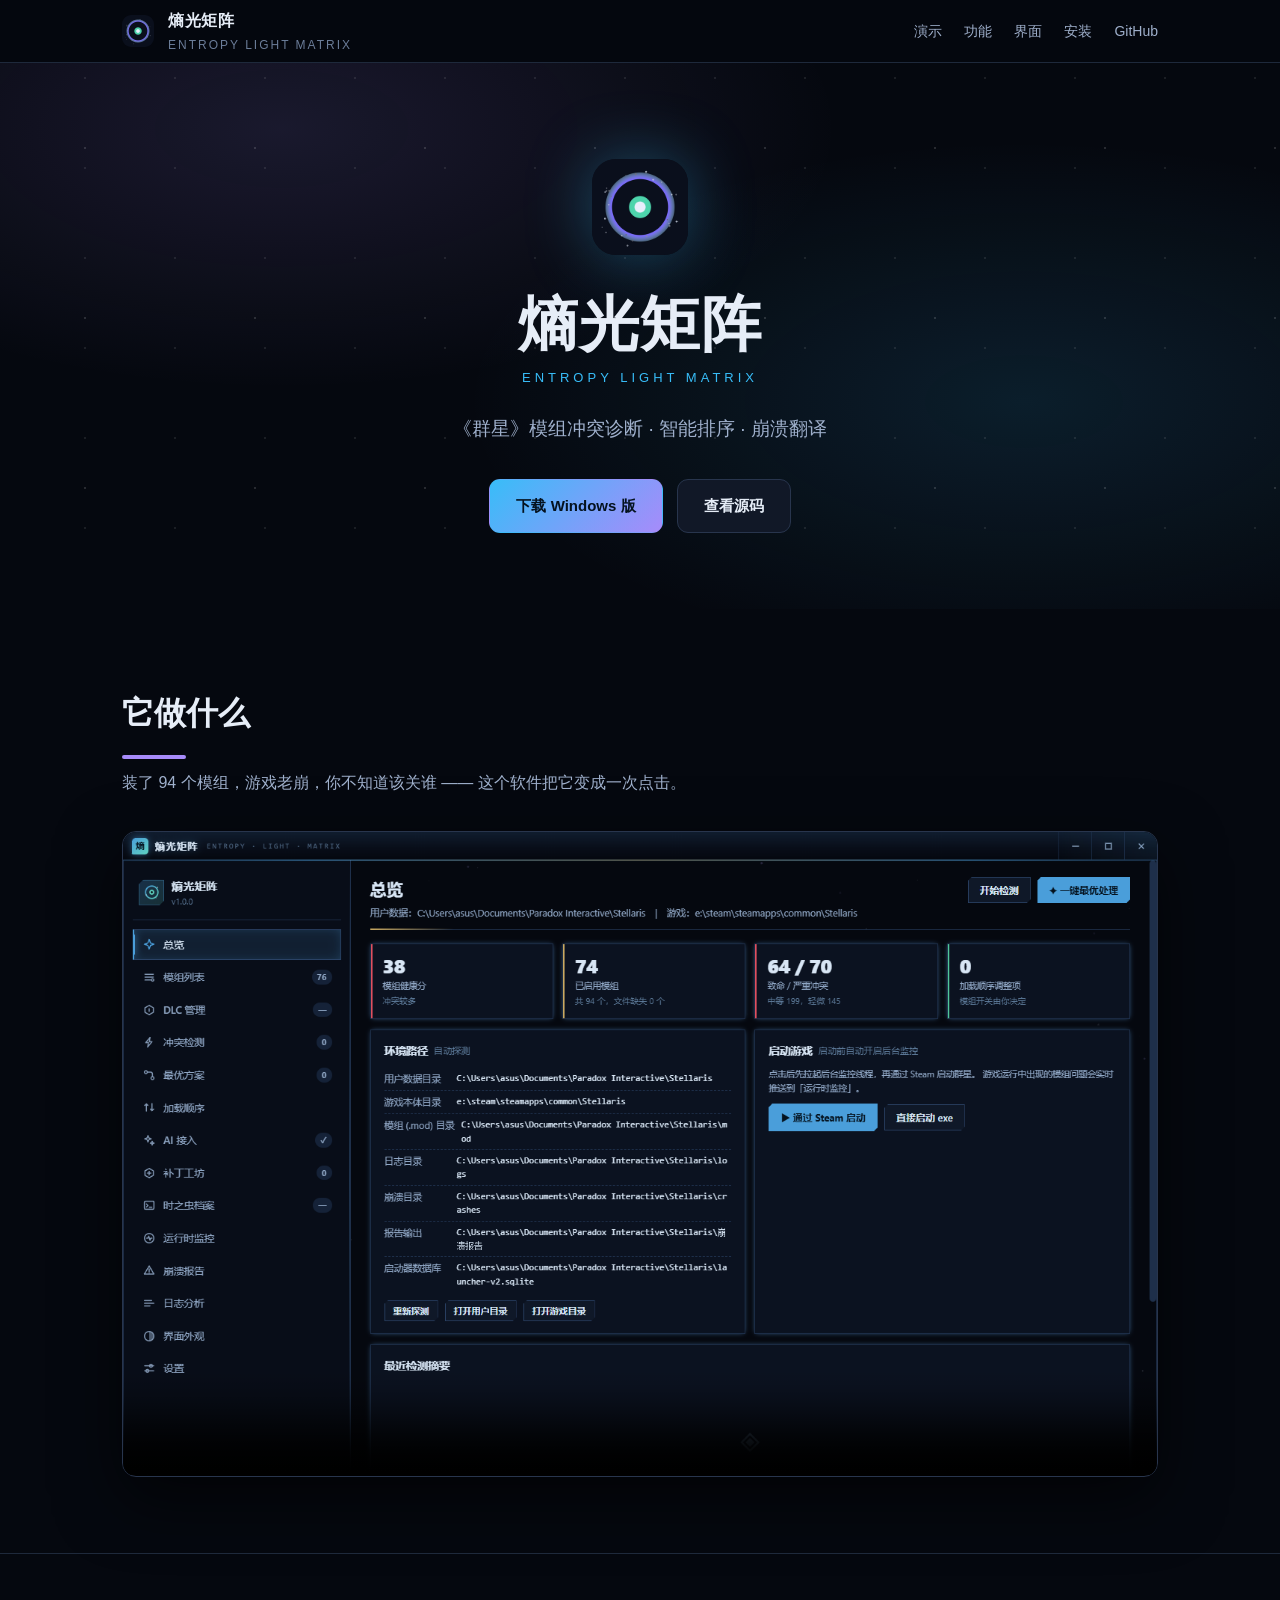
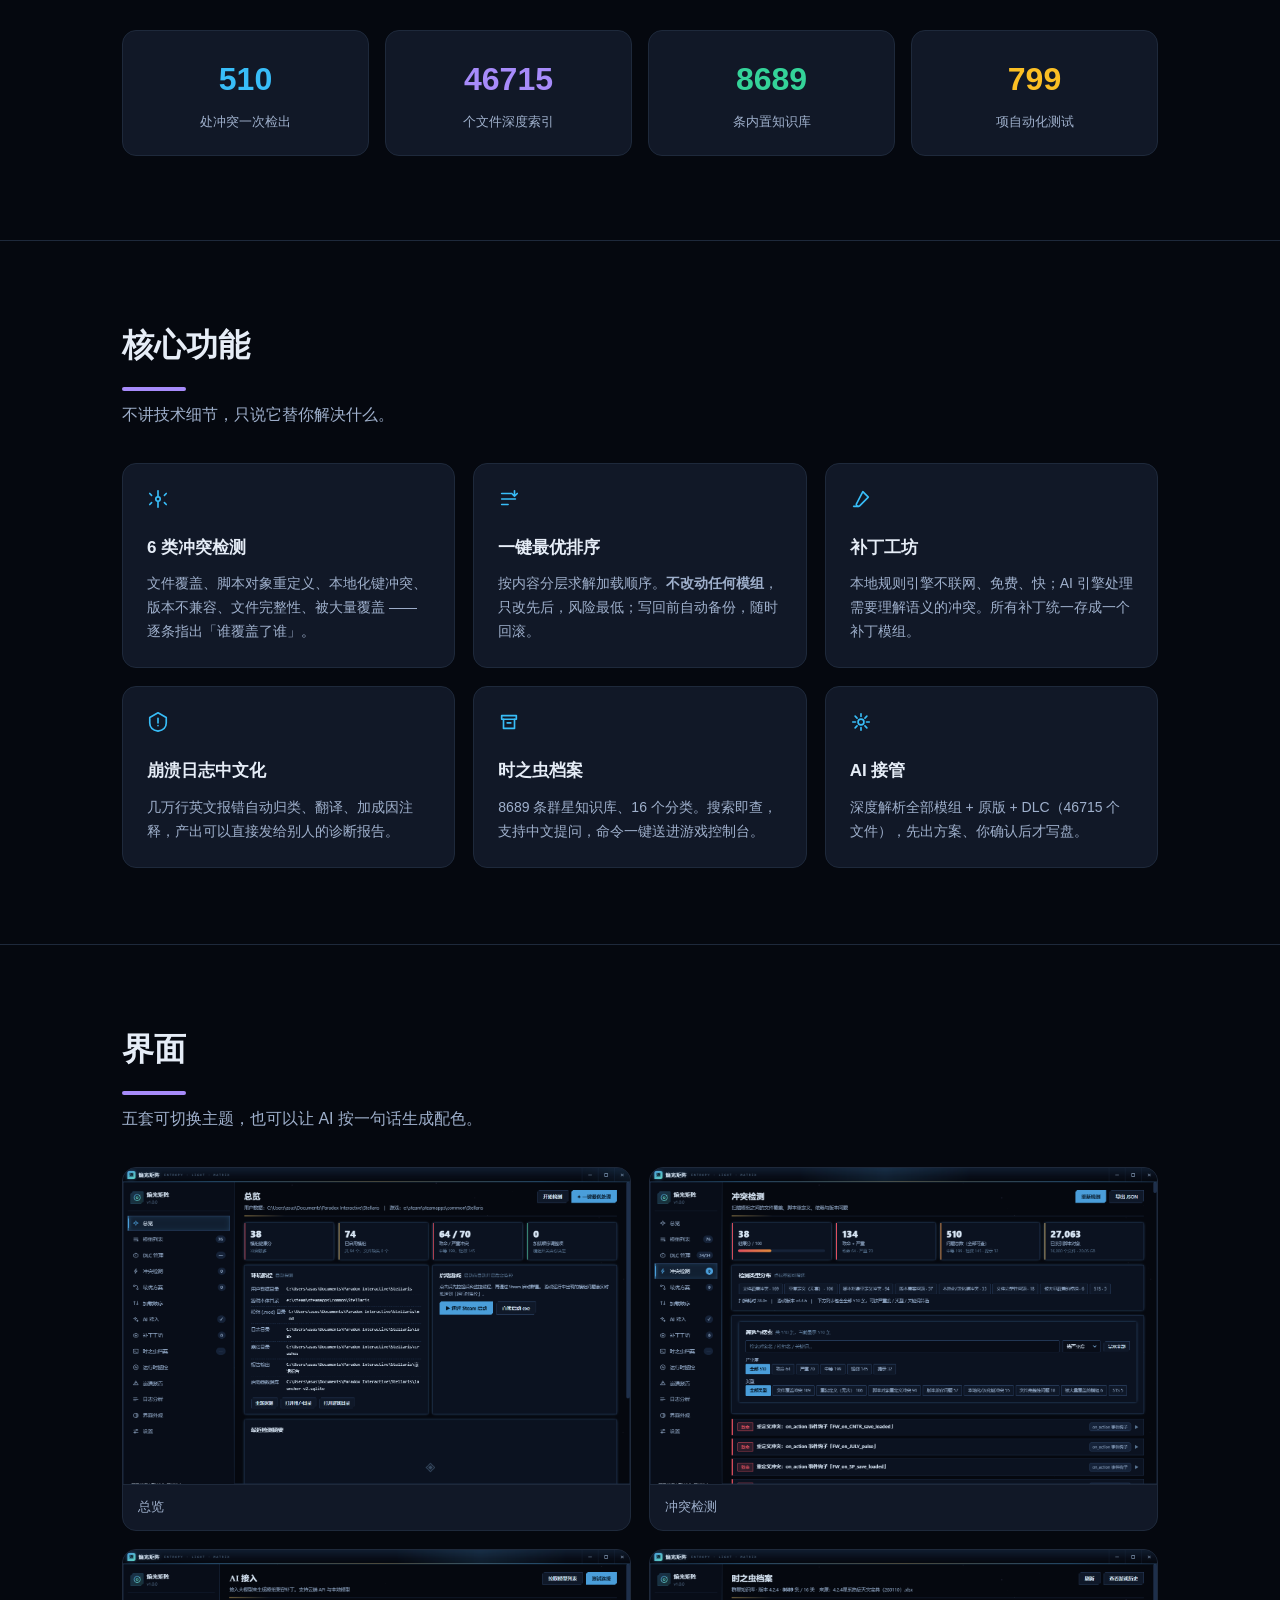
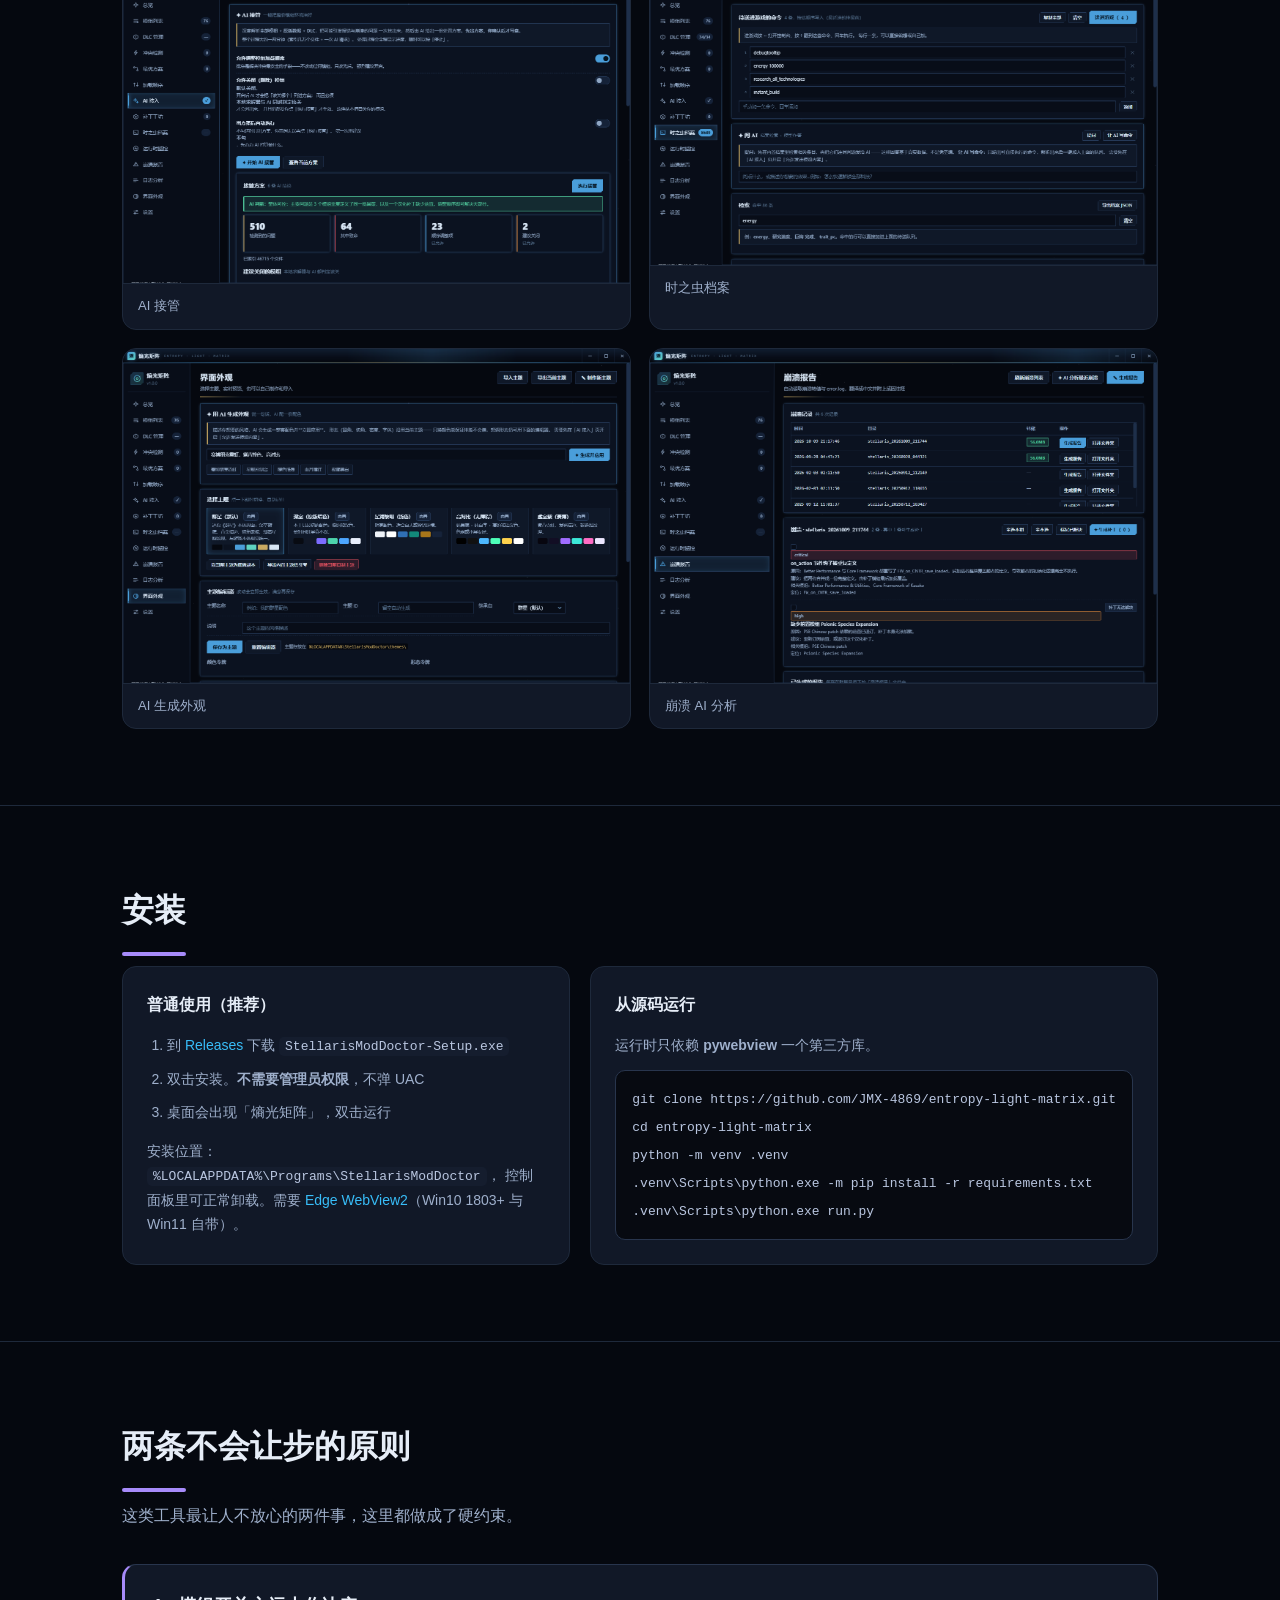
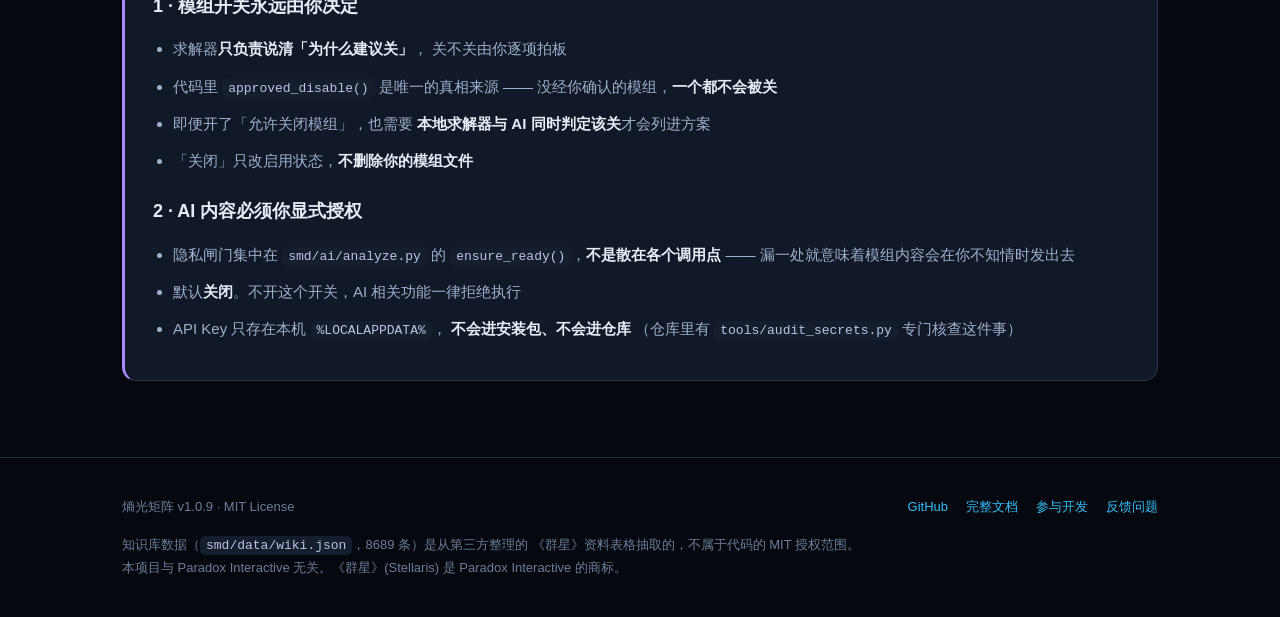
<file: docs/index.html>
<!DOCTYPE html>
<html lang="zh-CN">
<head>
<meta charset="utf-8">
<meta name="viewport" content="width=device-width,initial-scale=1">
<title>熵光矩阵 · 群星模组冲突诊断与智能排序启动器</title>
<meta name="description" content="《群星》模组冲突诊断与智能排序启动器。6 类冲突检测、一键最优排序、本地与 AI 双引擎生成兼容补丁、崩溃日志中文化，内置 8689 条知识库。">
<meta property="og:title" content="熵光矩阵 · Entropy Light Matrix">
<meta property="og:description" content="《群星》模组冲突诊断与智能排序启动器">
<meta property="og:image" content="https://jmx-4869.github.io/entropy-light-matrix/social-preview.png">
<meta property="og:url" content="https://jmx-4869.github.io/entropy-light-matrix/">
<meta name="twitter:card" content="summary_large_image">
<link rel="icon" href="[data-uri]">
<style>
:root{
  --bg:#05080f; --bg2:#0a0f1a; --panel:#111827; --panel2:#151d2e;
  --line:#1e293b; --line2:#28354d;
  --fg:#e6edf7; --dim:#9fb0cc; --dim2:#6b7d99;
  --acc:#38bdf8; --acc2:#a78bfa; --ok:#34d399; --warn:#fbbf24;
  --radius:14px;
}
*{box-sizing:border-box}
html{scroll-behavior:smooth}
body{
  margin:0; background:var(--bg); color:var(--fg);
  font:16px/1.75 -apple-system,BlinkMacSystemFont,"Segoe UI",
       "Microsoft YaHei UI","Microsoft YaHei",sans-serif;
  -webkit-font-smoothing:antialiased;
}
a{color:var(--acc);text-decoration:none}
a:hover{text-decoration:underline}
code{
  font:13px/1.5 ui-monospace,Consolas,"Cascadia Mono",monospace;
  background:var(--panel2); padding:2px 6px; border-radius:5px;
  color:#b9c6e0;
}
.wrap{max-width:1080px;margin:0 auto;padding:0 22px}

/* ---------- 顶栏 ---------- */
header{
  position:sticky; top:0; z-index:20;
  background:rgba(5,8,15,.86); backdrop-filter:blur(12px);
  border-bottom:1px solid var(--line);
}
.hd{display:flex;align-items:center;gap:14px;height:62px}
.hd img{width:32px;height:32px;border-radius:9px}
.hd b{font-size:16px;font-weight:700;letter-spacing:.5px}
.hd .en{color:var(--dim2);font-size:12px;letter-spacing:2px;
  text-transform:uppercase}
.hd nav{margin-left:auto;display:flex;gap:22px;font-size:14px}
.hd nav a{color:var(--dim)}
.hd nav a:hover{color:var(--fg);text-decoration:none}

/* ---------- 首屏 ---------- */
.hero{
  position:relative; overflow:hidden;
  padding:96px 0 76px; text-align:center;
  background:
    radial-gradient(900px 420px at 22% 12%,rgba(167,139,250,.13),transparent 62%),
    radial-gradient(900px 420px at 80% 62%,rgba(56,189,248,.12),transparent 62%),
    var(--bg);
}
.hero::after{
  content:""; position:absolute; inset:0; pointer-events:none;
  background-image:radial-gradient(rgba(255,255,255,.5) 1px,transparent 1px),
                   radial-gradient(rgba(255,255,255,.32) 1px,transparent 1px);
  background-size:170px 170px,90px 90px;
  background-position:0 0,40px 60px; opacity:.28;
}
.hero>*{position:relative;z-index:1}
.hero .mark{width:96px;height:96px;border-radius:24px;
  box-shadow:0 0 64px rgba(56,189,248,.35);margin-bottom:26px}
h1{font-size:60px;line-height:1.15;margin:0 0 8px;font-weight:800;
  letter-spacing:1px}
.hero .sub{color:var(--acc);font-size:13px;letter-spacing:4px;
  text-transform:uppercase;margin-bottom:22px}
.hero .tag{color:var(--dim);font-size:19px;margin:0 0 34px}
.btns{display:flex;gap:14px;justify-content:center;flex-wrap:wrap}
.btn{
  display:inline-flex;align-items:center;gap:9px;
  padding:13px 26px;border-radius:11px;font-size:15px;font-weight:600;
  border:1px solid var(--line2);color:var(--fg);background:var(--panel);
  transition:.16s;
}
.btn:hover{text-decoration:none;border-color:var(--acc);
  transform:translateY(-1px)}
.btn.pri{background:linear-gradient(135deg,#38bdf8,#a78bfa);
  color:#04121f;border-color:transparent}
.btn.pri:hover{box-shadow:0 8px 26px rgba(56,189,248,.3)}

/* ---------- 数字条 ---------- */
.stats{
  display:grid;grid-template-columns:repeat(4,1fr);gap:16px;
  margin:0 0 8px;
}
.stat{background:var(--panel);border:1px solid var(--line);
  border-radius:var(--radius);padding:20px 16px;text-align:center}
.stat b{display:block;font-size:32px;font-weight:800;
  font-variant-numeric:tabular-nums}
.stat span{color:var(--dim);font-size:13px}
.stat:nth-child(1) b{color:var(--acc)}
.stat:nth-child(2) b{color:var(--acc2)}
.stat:nth-child(3) b{color:var(--ok)}
.stat:nth-child(4) b{color:var(--warn)}

/* ---------- 区块 ---------- */
section{padding:76px 0}
section+section{border-top:1px solid var(--line)}
h2{font-size:32px;margin:0 0 10px;font-weight:700}
h2 .l{display:block;width:64px;height:4px;border-radius:2px;
  background:var(--acc2);margin-top:14px}
.lead{color:var(--dim);margin:0 0 34px;max-width:640px}

/* ---------- 视频 ---------- */
.video{border-radius:var(--radius);overflow:hidden;
  border:1px solid var(--line2);background:#000;
  box-shadow:0 22px 64px rgba(0,0,0,.6)}
.video video{width:100%;display:block}

/* ---------- 功能卡 ---------- */
.grid{display:grid;grid-template-columns:repeat(3,1fr);gap:18px}
.card{background:var(--panel);border:1px solid var(--line);
  border-radius:var(--radius);padding:24px;transition:.18s}
.card:hover{border-color:var(--line2);transform:translateY(-2px)}
.card .ico{color:var(--acc);margin-bottom:14px}
.card h3{margin:0 0 9px;font-size:17px;font-weight:700}
.card p{margin:0;color:var(--dim);font-size:14px;line-height:1.72}

/* ---------- 截图 ---------- */
.shots{display:grid;grid-template-columns:repeat(2,1fr);gap:18px}
.shots figure{margin:0;background:var(--panel);
  border:1px solid var(--line);border-radius:var(--radius);
  overflow:hidden;transition:.18s}
.shots figure:hover{border-color:var(--line2);transform:translateY(-2px)}
.shots img{width:100%;display:block}
.shots figcaption{padding:11px 15px;color:var(--dim);font-size:13px;
  border-top:1px solid var(--line)}

/* ---------- 安装 ---------- */
.cols{display:grid;grid-template-columns:1fr 1fr;gap:20px}
.box{background:var(--panel);border:1px solid var(--line);
  border-radius:var(--radius);padding:24px}
.box h3{margin:0 0 14px;font-size:16px}
.box ol,.box ul{margin:0;padding-left:20px;color:var(--dim);font-size:14px}
.box li{margin-bottom:9px}
pre{background:#070a11;border:1px solid var(--line2);border-radius:10px;
  padding:14px 16px;overflow-x:auto;margin:12px 0 0}
pre code{background:none;padding:0;color:#b9c6e0;white-space:pre}

/* ---------- 原则 ---------- */
.pledge{background:var(--panel);border:1px solid var(--line2);
  border-left:3px solid var(--acc2);border-radius:var(--radius);
  padding:26px 28px}
.pledge h3{margin:0 0 14px;font-size:18px}
.pledge ul{margin:0;padding-left:20px;color:var(--dim);font-size:15px}
.pledge li{margin-bottom:11px}
.pledge b{color:var(--fg)}

/* ---------- 页脚 ---------- */
footer{border-top:1px solid var(--line);padding:38px 0;color:var(--dim2);
  font-size:13px}
footer .row{display:flex;gap:18px;flex-wrap:wrap;align-items:center}
footer .sp{flex:1}

/* ---------- 窄屏 ---------- */
@media(max-width:900px){
  .grid,.shots,.cols{grid-template-columns:1fr}
  .stats{grid-template-columns:repeat(2,1fr)}
  h1{font-size:40px}
  .hero{padding:64px 0 52px}
  section{padding:56px 0}
  .hd nav{display:none}
}
</style>
</head>
<body>

<header>
  <div class="wrap hd">
    <img src="[data-uri]" alt="">
    <div>
      <b>熵光矩阵</b>
      <div class="en">Entropy Light Matrix</div>
    </div>
    <nav>
      <a href="#video">演示</a>
      <a href="#features">功能</a>
      <a href="#shots">界面</a>
      <a href="#install">安装</a>
      <a href="https://github.com/JMX-4869/entropy-light-matrix">GitHub</a>
    </nav>
  </div>
</header>

<div class="hero">
  <div class="wrap">
    <img class="mark" src="[data-uri]" alt="熵光矩阵">
    <h1>熵光矩阵</h1>
    <div class="sub">Entropy Light Matrix</div>
    <p class="tag">《群星》模组冲突诊断 · 智能排序 · 崩溃翻译</p>
    <div class="btns">
      <a class="btn pri" href="https://github.com/JMX-4869/entropy-light-matrix/releases">
        下载 Windows 版</a>
      <a class="btn" href="https://github.com/JMX-4869/entropy-light-matrix">查看源码</a>
    </div>
  </div>
</div>

<section id="video">
  <div class="wrap">
    <h2>它做什么<span class="l"></span></h2>
    <p class="lead">装了 94 个模组，游戏老崩，你不知道该关谁 ——
      这个软件把它变成一次点击。</p>
    <div class="video">
      <video controls preload="metadata" playsinline
             poster="screenshots/01_总览.png"
             src="宣传片.mp4"></video>
    </div>
  </div>
</section>

<section>
  <div class="wrap">
    <div class="stats">
      <div class="stat"><b>510</b>
        <span>处冲突一次检出</span></div>
      <div class="stat"><b>46715</b>
        <span>个文件深度索引</span></div>
      <div class="stat"><b>8689</b><span>条内置知识库</span></div>
      <div class="stat"><b>799</b><span>项自动化测试</span></div>
    </div>
  </div>
</section>

<section id="features">
  <div class="wrap">
    <h2>核心功能<span class="l"></span></h2>
    <p class="lead">不讲技术细节，只说它替你解决什么。</p>
    <div class="grid">
      <article class="card">
        <div class="ico"><svg viewBox="0 0 24 24" width="22" height="22" fill="none" stroke="currentColor" stroke-width="1.8" stroke-linecap="round" stroke-linejoin="round"><path d="M12 3v6"/><path d="M12 15v6"/><circle cx="12" cy="12" r="2.4"/><path d="M5 8 3 6M19 8l2-2M5 16l-2 2M19 16l2 2"/></svg></div>
        <h3>6 类冲突检测</h3>
        <p>文件覆盖、脚本对象重定义、本地化键冲突、版本不兼容、文件完整性、被大量覆盖 —— 逐条指出「谁覆盖了谁」。</p>
      </article>
      <article class="card">
        <div class="ico"><svg viewBox="0 0 24 24" width="22" height="22" fill="none" stroke="currentColor" stroke-width="1.8" stroke-linecap="round" stroke-linejoin="round"><path d="M4 6h10M4 12h15M4 18h7"/><path d="M18 3v6M15 6l3 3 3-3"/></svg></div>
        <h3>一键最优排序</h3>
        <p>按内容分层求解加载顺序。<b>不改动任何模组</b>，只改先后，风险最低；写回前自动备份，随时回滚。</p>
      </article>
      <article class="card">
        <div class="ico"><svg viewBox="0 0 24 24" width="22" height="22" fill="none" stroke="currentColor" stroke-width="1.8" stroke-linecap="round" stroke-linejoin="round"><path d="M14 4l6 6-9.5 9.5a2.1 2.1 0 0 1-3-3z"/><path d="M4 20h5"/></svg></div>
        <h3>补丁工坊</h3>
        <p>本地规则引擎不联网、免费、快；AI 引擎处理需要理解语义的冲突。所有补丁统一存成一个补丁模组。</p>
      </article>
      <article class="card">
        <div class="ico"><svg viewBox="0 0 24 24" width="22" height="22" fill="none" stroke="currentColor" stroke-width="1.8" stroke-linecap="round" stroke-linejoin="round"><path d="M12 2 3 7v6c0 5 4 8 9 9 5-1 9-4 9-9V7z"/><path d="M12 8v5M12 16h.01"/></svg></div>
        <h3>崩溃日志中文化</h3>
        <p>几万行英文报错自动归类、翻译、加成因注释，产出可以直接发给别人的诊断报告。</p>
      </article>
      <article class="card">
        <div class="ico"><svg viewBox="0 0 24 24" width="22" height="22" fill="none" stroke="currentColor" stroke-width="1.8" stroke-linecap="round" stroke-linejoin="round"><path d="M4 5h16v4H4z"/><path d="M6 9v10h12V9"/><path d="M10 13h4"/></svg></div>
        <h3>时之虫档案</h3>
        <p>8689 条群星知识库、16 个分类。搜索即查，支持中文提问，命令一键送进游戏控制台。</p>
      </article>
      <article class="card">
        <div class="ico"><svg viewBox="0 0 24 24" width="22" height="22" fill="none" stroke="currentColor" stroke-width="1.8" stroke-linecap="round" stroke-linejoin="round"><path d="M12 3v3M12 18v3M3 12h3M18 12h3M5.6 5.6l2.1 2.1M16.3 16.3l2.1 2.1M18.4 5.6l-2.1 2.1M7.7 16.3l-2.1 2.1"/><circle cx="12" cy="12" r="3.2"/></svg></div>
        <h3>AI 接管</h3>
        <p>深度解析全部模组 + 原版 + DLC（46715 个文件），先出方案、你确认后才写盘。</p>
      </article>
    </div>
  </div>
</section>

<section id="shots">
  <div class="wrap">
    <h2>界面<span class="l"></span></h2>
    <p class="lead">五套可切换主题，也可以让 AI 按一句话生成配色。</p>
    <div class="shots">
        <figure><img src="screenshots/01_总览.png" alt="总览" loading="lazy"><figcaption>总览</figcaption></figure>
        <figure><img src="screenshots/02_冲突检测.png" alt="冲突检测" loading="lazy"><figcaption>冲突检测</figcaption></figure>
        <figure><img src="screenshots/03_AI接管.png" alt="AI 接管" loading="lazy"><figcaption>AI 接管</figcaption></figure>
        <figure><img src="screenshots/04_时之虫档案.png" alt="时之虫档案" loading="lazy"><figcaption>时之虫档案</figcaption></figure>
        <figure><img src="screenshots/05_AI生成外观.png" alt="AI 生成外观" loading="lazy"><figcaption>AI 生成外观</figcaption></figure>
        <figure><img src="screenshots/06_崩溃AI分析.png" alt="崩溃 AI 分析" loading="lazy"><figcaption>崩溃 AI 分析</figcaption></figure>
    </div>
  </div>
</section>

<section id="install">
  <div class="wrap">
    <h2>安装<span class="l"></span></h2>
    <div class="cols">
      <div class="box">
        <h3>普通使用（推荐）</h3>
        <ol>
          <li>到 <a href="https://github.com/JMX-4869/entropy-light-matrix/releases">Releases</a>
            下载 <code>StellarisModDoctor-Setup.exe</code></li>
          <li>双击安装。<b>不需要管理员权限</b>，不弹 UAC</li>
          <li>桌面会出现「熵光矩阵」，双击运行</li>
        </ol>
        <p style="color:var(--dim);font-size:14px;margin:14px 0 0">
          安装位置：<code>%LOCALAPPDATA%\Programs\StellarisModDoctor</code>，
          控制面板里可正常卸载。需要
          <a href="https://developer.microsoft.com/microsoft-edge/webview2/">
          Edge WebView2</a>（Win10 1803+ 与 Win11 自带）。</p>
      </div>
      <div class="box">
        <h3>从源码运行</h3>
        <p style="color:var(--dim);font-size:14px;margin:0">
          运行时只依赖 <b>pywebview</b> 一个第三方库。</p>
<pre><code>git clone https://github.com/JMX-4869/entropy-light-matrix.git
cd entropy-light-matrix
python -m venv .venv
.venv\Scripts\python.exe -m pip install -r requirements.txt
.venv\Scripts\python.exe run.py</code></pre>
      </div>
    </div>
  </div>
</section>

<section>
  <div class="wrap">
    <h2>两条不会让步的原则<span class="l"></span></h2>
    <p class="lead">这类工具最让人不放心的两件事，这里都做成了硬约束。</p>
    <div class="pledge">
      <h3>1 · 模组开关永远由你决定</h3>
      <ul>
        <li>求解器<b>只负责说清「为什么建议关」</b>，
          关不关由你逐项拍板</li>
        <li>代码里 <code>approved_disable()</code> 是唯一的真相来源 ——
          没经你确认的模组，<b>一个都不会被关</b></li>
        <li>即便开了「允许关闭模组」，也需要
          <b>本地求解器与 AI 同时判定该关</b>才会列进方案</li>
        <li>「关闭」只改启用状态，<b>不删除你的模组文件</b></li>
      </ul>
      <h3 style="margin-top:22px">2 · AI 内容必须你显式授权</h3>
      <ul>
        <li>隐私闸门集中在 <code>smd/ai/analyze.py</code> 的
          <code>ensure_ready()</code>，<b>不是散在各个调用点</b> ——
          漏一处就意味着模组内容会在你不知情时发出去</li>
        <li>默认<b>关闭</b>。不开这个开关，AI 相关功能一律拒绝执行</li>
        <li>API Key 只存在本机 <code>%LOCALAPPDATA%</code>，
          <b>不会进安装包、不会进仓库</b>
          （仓库里有 <code>tools/audit_secrets.py</code> 专门核查这件事）</li>
      </ul>
    </div>
  </div>
</section>

<footer>
  <div class="wrap row">
    <span>熵光矩阵 v1.0.9 · MIT License</span>
    <span class="sp"></span>
    <a href="https://github.com/JMX-4869/entropy-light-matrix">GitHub</a>
    <a href="https://github.com/JMX-4869/entropy-light-matrix/blob/main/README.md">完整文档</a>
    <a href="https://github.com/JMX-4869/entropy-light-matrix/blob/main/CONTRIBUTING.md">参与开发</a>
    <a href="https://github.com/JMX-4869/entropy-light-matrix/issues">反馈问题</a>
  </div>
  <div class="wrap" style="margin-top:16px;line-height:1.7">
    知识库数据（<code>smd/data/wiki.json</code>，8689 条）是从第三方整理的
    《群星》资料表格抽取的，不属于代码的 MIT 授权范围。<br>
    本项目与 Paradox Interactive 无关。《群星》(Stellaris) 是
    Paradox Interactive 的商标。
  </div>
</footer>

</body>
</html>
</file>
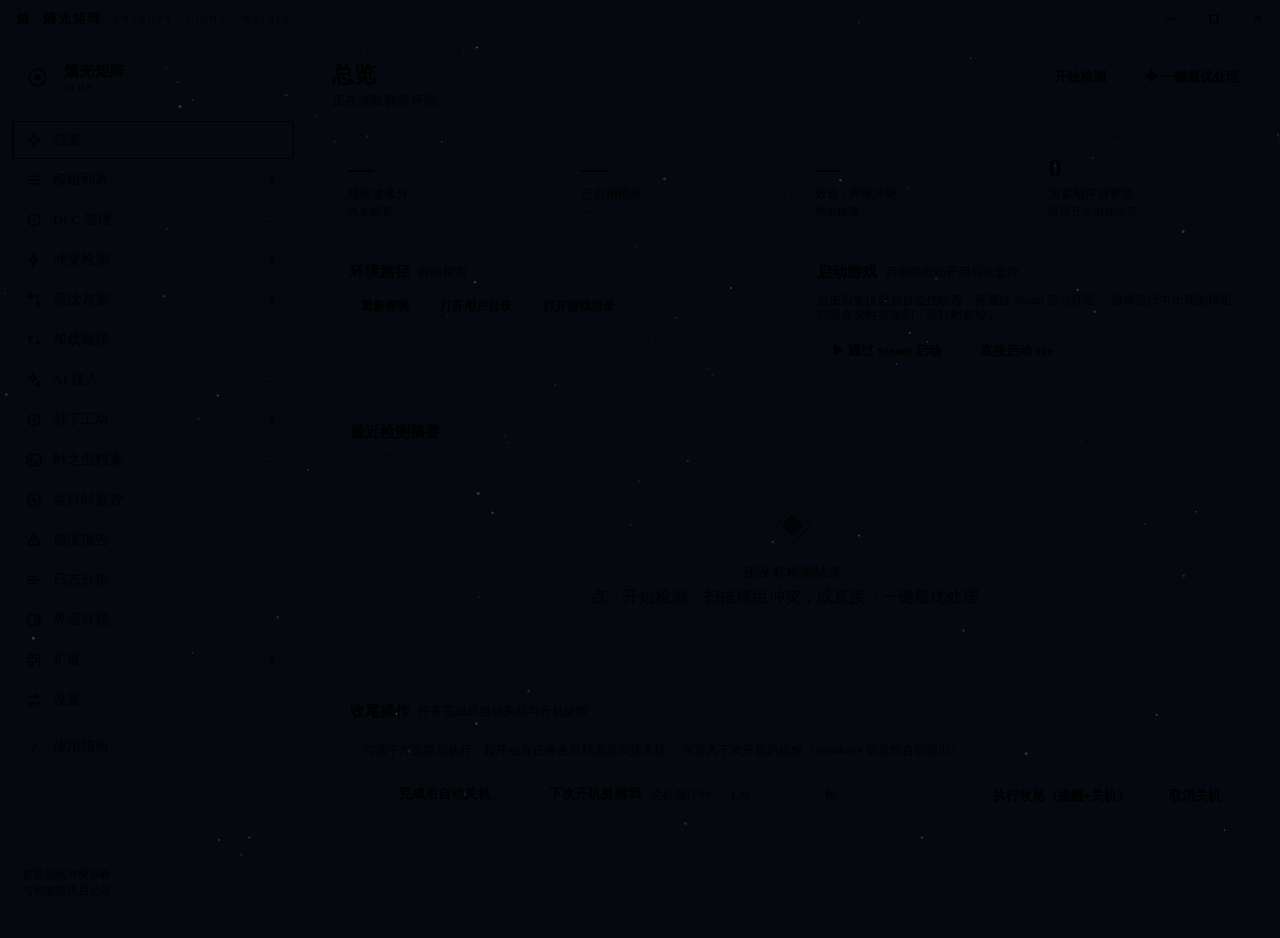
<file: smd/web/index.html>
<!DOCTYPE html>
<html lang="zh-CN">
<head>
<meta charset="utf-8">
<meta name="viewport" content="width=device-width,initial-scale=1">
<!-- color-scheme 由主题令牌决定（见 applyTheme）：
     它让浏览器把自己绘制的部件（右键菜单、滚动条、选择框的系统部件）
     也用对应明暗渲染。写死 dark 会让浅色主题变成深色滚动条。 -->
<title data-i18n="g.x0001">熵光矩阵</title>
<link rel="stylesheet" href="theme.css">
<script src="i18n.js"></script>
</head>
<body>
<canvas id="stars"></canvas>
<div id="tex"></div>

<!-- 自绘标题栏：窗口本身是无边框的（见 smd/ui.py），
     原生标题栏是系统配色，在深色主题下就是一条白框。
     这里用 pywebview-drag-region 标记可拖拽区域。 -->
<header class="tbar pywebview-drag-region" id="tbar">
  <span class="tbScan"></span>
  <span class="tbEdge"></span>
  <span class="tbMark">熵</span>
  <span class="tbName" data-i18n="app.name">熵光矩阵</span>
  <span class="tbCode">ENTROPY · LIGHT · MATRIX</span>
  <span class="tbFlex"></span>
  <span class="tbCtl">
    <button class="tbBtn" onclick="env.minimizeWindow()" title="最小化"
      aria-label="最小化"><svg viewBox="0 0 12 12" aria-hidden="true">
      <path d="M2 6h8"/></svg></button>
    <button class="tbBtn" id="btnMax" onclick="env.toggleMaximizeWindow()"
      title="最大化 / 还原" aria-label="最大化或还原"><svg viewBox="0 0 12 12" aria-hidden="true">
      <rect x="2.2" y="2.2" width="7.6" height="7.6"/></svg></button>
    <button class="tbBtn close" onclick="env.closeWindow()" title="关闭"
      aria-label="关闭"><svg viewBox="0 0 12 12" aria-hidden="true">
      <path d="M3 3l6 6M9 3l-6 6"/></svg></button>
  </span>
</header>

<div class="app">
  <!-- 侧栏 -->
  <aside class="side">
    <div class="brand">
      <div class="logo" aria-hidden="true">
        <!-- 与程序图标同源的品牌标记：渐变环 + 青色核心 + 星点，
             用 SVG 画而不是贴图，这样能跟着主题令牌换色 -->
        <svg viewBox="0 0 32 32">
          <defs>
            <linearGradient id="lgRing" x1="0" y1="0" x2="1" y2="1">
              <stop offset="0" stop-color="var(--t-acc)"/>
              <stop offset="1" stop-color="var(--t-acc2)"/>
            </linearGradient>
          </defs>
          <circle cx="16" cy="16" r="11.5" fill="none"
            stroke="url(#lgRing)" stroke-width="2.4" opacity=".95"/>
          <circle cx="16" cy="16" r="4.6" fill="var(--t-acc2)"/>
          <circle cx="16" cy="16" r="1.9" fill="var(--t-bg)"/>
          <circle cx="27" cy="7" r="1" fill="var(--t-fg)" opacity=".75"/>
          <circle cx="5.5" cy="21" r=".8" fill="var(--t-fg)" opacity=".55"/>
          <circle cx="24" cy="26.5" r=".7" fill="var(--t-fg)" opacity=".5"/>
        </svg>
      </div>
      <div>
        <div class="t" data-i18n="app.name">熵光矩阵</div>
        <div class="v" id="verText">v1.0.9</div>
      </div>
    </div>
    <nav>
      <div class="nav on" data-p="dash"><span class="ico" data-icon="dash"></span><span data-i18n="nav.dash">总览</span></div>
      <div class="nav" data-p="mods"><span class="ico" data-icon="mods"></span><span data-i18n="nav.mods">模组列表</span><span class="cnt" id="cMods">0</span></div>
      <div class="nav" data-p="dlc"><span class="ico" data-icon="dlc"></span><span data-i18n="nav.dlc">DLC 管理</span><span class="cnt" id="cDlc">—</span></div>
      <div class="nav" data-p="conflict"><span class="ico" data-icon="conflict"></span><span data-i18n="nav.conflict">冲突检测</span><span class="cnt" id="cFnd">0</span></div>
      <div class="nav" data-p="solution"><span class="ico" data-icon="solution"></span><span data-i18n="nav.solution">最优方案</span><span class="cnt" id="cSol">0</span></div>
      <div class="nav" data-p="order"><span class="ico" data-icon="order"></span><span data-i18n="nav.order">加载顺序</span></div>
      <div class="nav" data-p="ai"><span class="ico" data-icon="ai"></span><span data-i18n="nav.ai">AI 接入</span><span class="cnt" id="cAi">—</span></div>
      <div class="nav" data-p="patch"><span class="ico" data-icon="patch"></span><span data-i18n="nav.patch">补丁工坊</span><span class="cnt" id="cPatch">0</span></div>
      <div class="nav" data-p="console"><span class="ico" data-icon="console"></span><span data-i18n="nav.console">时之虫档案</span><span class="cnt" id="cConsole">—</span></div>
      <div class="nav" data-p="monitor"><span class="ico" data-icon="monitor"></span><span data-i18n="nav.monitor">运行时监控</span></div>
      <div class="nav" data-p="crash"><span class="ico" data-icon="crash"></span><span data-i18n="nav.crash">崩溃报告</span></div>
      <div class="nav" data-p="logs"><span class="ico" data-icon="logs"></span><span data-i18n="nav.logs">日志分析</span></div>
      <div class="nav" data-p="appearance"><span class="ico" data-icon="appearance"></span><span data-i18n="nav.appearance">界面外观</span></div>
      <div class="nav" data-p="ext"><span class="ico" data-icon="ext"></span><span data-i18n="nav.ext">扩展</span><span class="cnt" id="cExt">—</span></div>
      <div class="nav" data-p="settings"><span class="ico" data-icon="settings"></span><span data-i18n="nav.settings">设置</span></div>
      <!-- **不能给 class="nav"**：导航初始化会给所有 .nav 覆盖 onclick，
           把这里的 env.openGuide() 顶掉，然后拿 undefined 去 goPage ——
           所有 page 被隐藏，右边一片空白（实报）。单独一个 class。 -->
      <div class="navHelp" onclick="env.openGuide()">
        <span class="ico">?</span><span>使用指南</span></div>
    </nav>
    <div style="font-size:10.5px;color:var(--dim2);padding:8px 10px;line-height:1.5"><span data-i18n="app.tagline">群星模组冲突诊断</span><br>与智能排序启动器
      <br><span style="font-size:9.5px;opacity:.55">build 10-25 17:40</span>
    </div>
  </aside>

  <!-- 主区 -->
  <main class="main" id="main">

    <!-- ============ 总览 ============ -->
    <section class="page on" id="p-dash">
      <div class="hd">
        <div><h1><span data-i18n="nav.dash">总览</span></h1><p id="dashSub">正在读取群星环境…</p></div>
        <div class="sp"></div>
        <div class="row">
          <button class="btn" onclick="env.scan()" data-i18n="dash.x0002">开始检测</button>
          <button class="btn pri" onclick="env.oneClick()" data-i18n="dash.x0003">✦ 一键最优处理</button>
        </div>
      </div>

      <div id="pathWarn"></div>

      <div class="grid g4" style="margin-bottom:14px">
        <div class="stat" id="sHealth"><div class="v" id="vHealth">—</div>
          <div class="k" data-i18n="dash.x0004">模组健康分</div><div class="d" id="dHealth">尚未检测</div></div>
        <div class="stat blue"><div class="v" id="vMods">—</div>
          <div class="k" data-i18n="dash.x0006">已启用模组</div><div class="d" id="dMods">—</div></div>
        <div class="stat bad"><div class="v" id="vCrit">—</div>
          <div class="k" data-i18n="dash.x0007">致命 / 严重冲突</div><div class="d" id="dCrit">尚未检测</div></div>
        <div class="stat ok"><div class="v" id="vFix">0</div>
          <div class="k" data-i18n="dash.x0008">加载顺序调整项</div>
          <div class="d" data-i18n="dash.x0009">模组开关由你决定</div></div>
      </div>

      <div class="grid g2">
        <div class="card">
          <h3><span data-i18n="dash.x0010">环境路径</span> <span class="sub" data-i18n="dash.x0011">自动探测</span></h3>
          <div id="pathList"></div>
          <div class="row" style="margin-top:11px">
            <button class="btn sm" onclick="env.autodetect()" data-i18n="dash.x0012">重新探测</button>
            <button class="btn sm" onclick="env.openPath(S.paths.user_dir)" data-i18n="dash.x0013">打开用户目录</button>
            <button class="btn sm" onclick="env.openPath(S.paths.game_dir)" data-i18n="dash.x0014">打开游戏目录</button>
          </div>
        </div>

        <div class="card">
          <h3><span data-i18n="dash.x0015">启动游戏</span> <span class="sub" data-i18n="dash.x0016">启动前自动开启后台监控</span></h3>
          <p class="sm mut" style="margin-bottom:11px" data-i18n="dash.x0017">
            点击后先拉起后台监控线程，再通过 Steam 启动群星。
            游戏运行中出现的模组问题会实时推送到「运行时监控」。
          </p>
          <div class="row">
            <button class="btn pri" onclick="env.launch(true)" data-i18n="dash.x0018">▶ 通过 Steam 启动</button>
            <button class="btn" onclick="env.launch(false)" data-i18n="dash.x0019">直接启动 exe</button>
          </div>
          <div id="launchMsg" class="sm mut" style="margin-top:9px"></div>
        </div>
      </div>

      <div class="card">
        <h3 data-i18n="dash.x0020">最近检测摘要</h3>
        <div id="dashSummary"><div class="empty"><div class="i">◈</div>
          <div class="t" data-i18n="dash.x0021">还没有检测结果</div>
          <div data-i18n="dash.x0022">点「开始检测」扫描模组冲突，或直接「一键最优处理」</div></div></div>
      </div>

      <div class="card">
        <h3><span data-i18n="dash.x0023">收尾操作</span> <span class="sub" data-i18n="dash.x0024">任务完成后自动关机与开机提醒</span></h3>
        <div class="hint" id="finishHint" data-i18n="dash.x0025">
          勾选下方选项后执行，程序会在任务全部结束后安排关机，
          并写入下次开机的提醒（Windows 登录时自动弹出）。
        </div>
        <div class="row">
          <label class="opt" style="border:none;padding:0;gap:9px">
            <span class="sw"><input type="checkbox" id="finShut"
              onchange="env.saveSetting('shutdown_enabled',this.checked)"><i></i></span>
            <span class="lb" style="flex:0 0 auto"><b data-i18n="dash.x0026">完成后自动关机</b></span>
          </label>
          <label class="opt" style="border:none;padding:0;gap:9px">
            <span class="sw"><input type="checkbox" id="finRem"
              onchange="env.saveSetting('boot_reminder_enabled',this.checked)"><i></i></span>
            <span class="lb" style="flex:0 0 auto"><b data-i18n="dash.x0027">下次开机提醒我</b></span>
          </label>
          <span class="sm mut" data-i18n="dash.x0028">关机倒计时</span>
          <input type="number" id="finDelay" min="30" max="3600" value="120"
            onchange="env.saveSetting('shutdown_delay_seconds',+this.value)"> 
          <span class="sm mut">秒</span>
          <div class="sp" style="flex:1"></div>
          <button class="btn ok" onclick="env.finish()" data-i18n="dash.x0029">执行收尾（提醒+关机）</button>
          <button class="btn danger" onclick="env.cancelShutdown()" data-i18n="dash.x0030">取消关机</button>
        </div>
      </div>
    </section>

    <!-- ============ 模组列表 ============ -->
    <section class="page" id="p-mods">
      <div class="hd">
        <div><h1><span data-i18n="mods.title">模组列表</span></h1><p id="modsSub">—</p></div>
        <div class="sp"></div>
        <div class="row">
          <!-- 第三方启动器（Irony Mod Manager 等）的播放集是**自动发现**的，
               不用手动导入 JSON —— 但用户不知道，B站评论问过「能导入吗」。
               title 里直接写明。 -->
          <select id="playsetSel" onchange="env.switchPlayset(this.value)"
            style="max-width:220px"
            title="要分析的播放集。官方启动器和 Irony Mod Manager 的都会自动列出来，不用导入 JSON"></select>
          <button class="btn sm" onclick="renamePlayset()">
            <span data-i18n="mods.renamePlayset">重命名</span></button>
          <input type="text" id="modSearch" placeholder="搜索模组名 / 标签…"
            style="width:210px" oninput="renderMods()">
          <select id="modFilter" onchange="renderMods()">
            <option value="all" data-i18n="mods.filter.all">全部</option>
            <option value="enabled" data-i18n="mods.filter.enabled">已启用</option>
            <option value="disabled" data-i18n="mods.filter.disabled">未启用</option>
            <option value="problem" data-i18n="mods.filter.problem">有问题</option>
            <option value="translation" data-i18n="mods.filter.translation">汉化</option>
            <option value="heavy" data-i18n="mods.filter.heavy">大型模组</option>
            <option value="checksum_risk" data-i18n="checksum.risk">可能影响校验</option>
            <option value="checksum_clear" data-i18n="checksum.clear">未命中校验规则</option>
            <option value="checksum_unknown" data-i18n="checksum.unknown">尚不能判断</option>
          </select>
          <button class="btn sm" onclick="env.loadMods()"><span data-i18n="mods.refresh">刷新清单</span></button>
        </div>
      </div>

      <!-- 播放集说明：放在标题下面、列表上面。
           它解释"当前在分析哪一套"，属于上下文，不该抢在标题前面。 -->
      <div id="playsetBar" class="hint" style="margin:10px 0 0"></div>

      <!-- 未写入改动的操作条 -->
      <div id="switchBar"></div>

      <div class="card">
        <h3 data-i18n="checksum.title">联机校验排查</h3>
        <p class="mut" data-i18n="checksum.intro">按本机游戏的校验规则检查实际文件，定位藏在美化、音乐或汉化 MOD 中的游戏逻辑改动。</p>
        <div class="row">
          <button id="checksumScan" class="btn sm pri" onclick="env.scanChecksum()" data-i18n="checksum.scan">排查校验影响</button>
          <button id="checksumStage" class="btn sm" disabled onclick="env.stageChecksum()" data-i18n="checksum.stage">暂存关闭已启用的嫌疑 MOD</button>
        </div>
        <div id="checksumSummary" class="sm mut" style="margin-top:10px" data-i18n="checksum.idle">尚未排查。只读取文件；排查本身不会更改模组开关。</div>
        <div class="hint" style="margin-top:10px" data-i18n="checksum.limit">这是文件范围排查，不计算游戏最终校验码。“未命中”不保证能联机；双方还需核对游戏版本、MOD 版本与加载顺序。工坊更新后请重新排查。</div>
      </div>

      <div class="card">
        <h3><span data-i18n="mods.bulk">批量操作</span><span class="sub"><span data-i18n="mods.bulk.sub">先暂存，确认后再写入</span></span></h3>
        <div class="row">
          <button class="btn sm" onclick="env.switchBulk('enable_all')"><span data-i18n="mods.enableAll">全部启用</span></button>
          <button class="btn sm" onclick="env.switchBulk('disable_all')"><span data-i18n="mods.disableAll">全部关闭</span></button>
          <button class="btn sm" onclick="env.switchBulk('invert')"><span data-i18n="mods.invert">反选</span></button>
          <button class="btn sm" onclick="env.switchFiltered(true)"><span data-i18n="mods.enableFiltered">只启用筛选结果</span></button>
          <button class="btn sm" onclick="env.switchFiltered(false)"><span data-i18n="mods.disableFiltered">只关闭筛选结果</span></button>
          <button class="btn sm" onclick="env.showUnusable()"><span data-i18n="mods.showUnusable">只看不可用的</span></button>
          <span class="sp" style="flex:1"></span>
          <button class="btn sm" onclick="env.switchBulk('reset')"><span data-i18n="mods.discardAll">放弃全部改动</span></button>
        </div>
        <div class="hint" style="margin-top:10px">
          <b data-i18n="mods.x0001">这里的开关只改「加载哪些模组」，不改加载顺序。</b>
          顺序请到「加载顺序」页调。写入前会自动备份 <code>dlc_load.json</code>。
        </div>
      </div>

      <div class="tw"><table>
        <thead><tr>
          <th style="width:44px"><span data-i18n="common.order">序</span></th>
          <th style="width:62px"><span data-i18n="mods.col.load">加载</span></th>
          <th><span data-i18n="mods.col.name">模组名称</span></th><th style="width:110px"><span data-i18n="mods.col.version">支持版本</span></th>
          <th style="width:74px"><span data-i18n="mods.col.size">体量</span></th><th style="width:84px"><span data-i18n="mods.col.files">文件</span></th>
          <th><span data-i18n="mods.col.content">内容</span></th><th style="width:60px"><span data-i18n="mods.col.status">状态</span></th>
        </tr></thead>
        <tbody id="modsBody"></tbody>
      </table></div>
    </section>

    <!-- ============ DLC 管理 ============ -->
    <section class="page" id="p-dlc">
      <div class="hd">
        <div><h1><span data-i18n="dlc.title">DLC 管理</span></h1>
          <p><span data-i18n="dlc.subtitle">控制游戏加载哪些 DLC。改动先暂存，确认后再写入</span></p></div>
        <div class="sp"></div>
        <div class="row">
          <button class="btn" onclick="env.loadDlc()"><span data-i18n="common.refresh">刷新</span></button>
          <button class="btn" onclick="env.openDlcFolder()"><span data-i18n="dlc.openFolder">打开 DLC 目录</span></button>
        </div>
      </div>
      <div id="dlcSummary"></div>
      <div id="dlcBar"></div>
      <div class="card">
        <h3><span data-i18n="mods.bulk">批量操作</span></h3>
        <div class="row">
          <button class="btn sm" onclick="env.dlcBulk('enable_all')"><span data-i18n="mods.enableAll">全部启用</span></button>
          <button class="btn sm" onclick="env.dlcBulk('disable_all')"><span data-i18n="mods.disableAll">全部关闭</span></button>
          <span class="sp" style="flex:1"></span>
          <button class="btn sm" onclick="env.dlcBulk('reset')"><span data-i18n="mods.discardAll">放弃全部改动</span></button>
        </div>
      </div>
      <div id="dlcList"></div>
    </section>

    <!-- ============ 冲突检测 ============ -->
    <section class="page" id="p-conflict">
      <div class="hd">
        <div><h1><span data-i18n="nav.conflict">冲突检测</span></h1><p id="confSub"><span data-i18n="conflict.subtitle">扫描模组之间的文件覆盖、脚本重定义、依赖与版本问题</span></p>
          <!-- 扫描范围单独一行：用户最常问的就是「你到底扫了哪些模组」
               （B站评论实报：以为是把整个订阅全扫一遍）。 -->
          <p id="confScope" style="font-size:12px;color:var(--dim);margin-top:4px">—</p></div>
        <div class="sp"></div>
        <div class="row">
          <button class="btn pri" onclick="env.scan()" data-i18n="conflict.x0001">重新检测</button>
          <button class="btn" onclick="env.exportJson('report')" data-i18n="conflict.x0002">导出 JSON</button>
        </div>
      </div>
      <div id="confSummary"></div>
      <!-- 这个容器会被 renderFindings 用 innerHTML 整个替换成筛选卡片，
           所以里面不用预先放东西（放了也会被覆盖）。 -->
      <div class="card" id="confFilters" style="display:none"></div>
      <div id="findings"></div>
    </section>

    <!-- ============ 最优方案 ============ -->
    <section class="page" id="p-solution">
      <div class="hd">
        <div><h1><span data-i18n="nav.solution">最优方案</span></h1><p><span data-i18n="solution.subtitle">分层排序 + 拓扑求解 + 兼容补丁生成</span></p></div>
        <div class="sp"></div>
        <div class="row">
          <button class="btn" onclick="env.solve()" data-i18n="solution.x0001">重新计算</button>
          <button class="btn pri" onclick="env.apply()" data-i18n="solution.x0002">✚ 应用方案</button>
        </div>
      </div>

      <!-- 影响成就的模组：放在「重新计算 / 应用方案」两个按钮下面。
           和排序方案是两件事，所以单独一张卡，不混在方案里。 -->
      <div class="card">
        <h3><span data-i18n="ach.title">影响成就的模组</span>
          <span class="sub" data-i18n="ach.subtitle">改了游戏逻辑就会让存档标记「已修改」，成就随之失效</span>
        </h3>
        <div class="hint"><span data-i18n="ach.intro">按游戏自带的 checksum_manifest.txt 检查实际文件，
          对照 common / events / map 下被校验的目录。 <b>纯汉化不影响成就</b>（localisation 不在校验范围内）。</span></div>
        <div class="row" style="margin-top:10px">
          <button class="btn" id="achScan" onclick="env.scanAch()"
            data-i18n="ach.scan">扫描成就影响</button>
          <button class="btn" id="achAllBtn" disabled
            onclick="stageAchAll()" data-i18n="ach.disableAll">
            一键关闭全部启用中的</button>
        </div>
        <div id="achSummary" class="sm mut" style="margin-top:10px">尚未扫描。只读文件，扫描本身不改任何开关。</div>
        <div id="achList" style="margin-top:10px"></div>
      </div>

      <div id="solBody"><div class="empty"><div class="i">✦</div>
        <div class="t" data-i18n="solution.x0003">还没有方案</div>
        <div data-i18n="solution.x0004">先在「冲突检测」跑一次检测，或直接点「一键最优处理」</div></div></div>
    </section>

    <!-- ============ 加载顺序 ============ -->
    <section class="page" id="p-order">
      <div class="hd">
        <div><h1><span data-i18n="nav.order">加载顺序</span></h1>
          <p><span data-i18n="order.x0001">一键按最优解排序，也可以自己微调；</span><b data-i18n="order.x0002">数字越大越晚加载</b>，
             后加载者覆盖先加载者的同名文件</p></div>
        <div class="sp"></div>
        <div class="row">
          <button class="btn" onclick="env.solve()" data-i18n="order.x0004">✦ 一键最优排序</button>
          <button class="btn" onclick="aiAnalyzeOrder()" data-i18n="order.x0005">✦ AI 排序建议</button>
          <button class="btn" onclick="env.resetOrder()" data-i18n="order.x0006">恢复自动结果</button>
          <button class="btn pri" onclick="env.applyOrder()" data-i18n="order.x0007">写回群星</button>
        </div>
      </div>
      <div id="orderBar"></div>
      <div class="card">
        <h3><span data-i18n="order.x0008">顺序表</span> <span class="sub" id="orderSub"></span>
          <div style="flex:1"></div>
          <input type="text" id="orderSearch" placeholder="搜索模组…"
            style="width:190px" oninput="renderOrder()">
        </h3>
        <div class="tw" style="max-height:min(62vh,640px)"><table>
          <thead><tr>
            <th style="width:52px"><span data-i18n="common.order">序</span></th><th style="width:60px"><span data-i18n="common.auto">自动</span></th>
            <th><span data-i18n="mods.col.name">模组</span></th><th style="width:120px"><span data-i18n="order.col.tier">分层/标记</span></th>
            <th style="width:180px"><span data-i18n="order.col.adjust">调整</span></th>
          </tr></thead>
          <tbody id="orderBody"></tbody>
        </table></div>
      </div>
    </section>

    <!-- ============ 补丁工坊 ============ -->
    <section class="page" id="p-patch">
      <div class="hd">
        <div><h1><span data-i18n="patch.title">补丁工坊</span></h1>
          <p data-i18n="patch.x0001">让 AI 为冲突生成兼容补丁，或自己动手写一个。所有补丁在保存前
             都会经过语法与引用校验</p></div>
        <div class="sp"></div>
        <div class="row">
          <button class="btn" onclick="env.loadCandidates()" data-i18n="patch.x0002">刷新冲突列表</button>
          <button class="btn" onclick="env.loadPatches()" data-i18n="patch.x0003">刷新补丁列表</button>
        </div>
      </div>

      <div class="card">
        <h3><span data-i18n="patch.mode">模式</span></h3>
        <div class="chips">
          <span class="chip on" id="pmAi" onclick="patchMode('ai')"><span data-i18n="patch.mode.ai">✦ AI 生成补丁</span></span>
          <span class="chip" id="pmAuto" onclick="patchMode('auto')"><span data-i18n="patch.mode.auto">⚙ 本地自动补丁</span></span>
          <span class="chip" id="pmManual" onclick="patchMode('manual')"><span data-i18n="patch.mode.manual">✎ 我自己写</span></span>
          <span class="chip" id="pmBatch" onclick="patchMode('batch')"><span data-i18n="patch.mode.batch">⚡ 批量生成补丁</span></span>
          <span class="chip" id="pmTrans" onclick="patchMode('trans')"><span data-i18n="patch.mode.trans">🌐 一键翻译</span></span>
          <span class="chip" id="pmList" onclick="patchMode('list')"><span data-i18n="patch.mode.list">▤ 已安装的补丁</span></span>
        </div>
      </div>

      <!-- 本地自动补丁（不联网） -->
      <div id="patchAuto" style="display:none">
        <div class="hint ok">
          <b data-i18n="patch.x0004">这一模式完全在本地运行，不联网、不调用任何 AI。</b>
          它用内置规则分析冲突检测的结果，做机械、可解释的修复。
          看不懂的情况一律不生成补丁——错误的模组补丁比没有补丁更糟。
        </div>
        <div class="card">
          <h3><span data-i18n="patch.x0006">可生成的补丁</span> <span class="sub" id="autoScopeSub">—</span>
            <div style="flex:1"></div>
            <button class="btn" onclick="env.loadAutoScope()"><span data-i18n="common.refresh">刷新</span></button>
            <button class="btn pri" onclick="env.generateAuto()"><span data-i18n="patch.auto.generate">生成草稿</span></button>
          </h3>
          <div id="autoScope"><div class="sm mut" data-i18n="patch.x0007">正在统计…</div></div>
        </div>
        <div id="autoResult"></div>
      </div>

      <!-- 批量生成补丁 -->
      <div id="patchBatch" style="display:none">
        <div id="aiIssueBoxPatch"></div>
        <div class="card">
          <h3 data-i18n="patch.x0008">生成方式</h3>
          <div class="chips">
            <span class="chip on" id="bpLocal" onclick="batchEngine('local')" data-i18n="patch.x0009">
              ⚙ 本地规则（不联网 · 免费 · 快）</span>
            <span class="chip" id="bpAi" onclick="batchEngine('ai')" data-i18n="patch.x0010">
              ✦ AI 生成（联网 · 按 token 计费 · 能处理更复杂的冲突）</span>
          </div>
          <div id="bpEngineNote" class="hint"></div>
          <div class="grid g3" style="margin-top:10px">
            <label class="fld"><span data-i18n="patch.x0011">AI 目标（仅 AI 模式）</span>
              <select id="bpGoal">
                <option value="merge" data-i18n="patch.x0012">尽量让双方功能都保留</option>
                <option value="prefer" data-i18n="patch.x0013">保留其中一个</option>
                <option value="fix" data-i18n="patch.x0014">只修错，不改设计意图</option>
              </select></label>
            <label class="fld"><span data-i18n="patch.x0015">补充说明（可选）</span>
              <input type="text" id="bpHint" placeholder="例如：优先保留汉化"></label>
            <div class="fld"><span>&nbsp;</span>
              <button class="btn pri" onclick="env.runBatch()" data-i18n="patch.x0016">
                开始批量生成</button></div>
          <div id="batchTokens"></div>
          </div>
          <div class="hint" style="margin-top:10px">
            <b data-i18n="patch.x0017">生成只是草稿，还要保存成模组才会生效。</b>
            生成完可以在这里<b data-i18n="patch.x0019">一次性全部保存</b>，不用逐个点。
          </div>
          <div class="row" style="margin-top:9px">
            <button class="btn pri" onclick="env.batchSave()" data-i18n="patch.x0021">
              全部保存为补丁模组</button>
            <span class="sm mut" id="bsHint"></span>
          </div>
        </div>

        <div class="card">
          <h3><span data-i18n="patch.x0022">选择处理目标</span> <span class="sub" id="batchSub">—</span>
            <div style="flex:1"></div>
            <button class="btn sm" onclick="batchPick('all')" data-i18n="patch.x0023">全选</button>
            <button class="btn sm" onclick="batchPick('none')" data-i18n="patch.x0024">全不选</button>
            <button class="btn sm" onclick="batchPick('local')" data-i18n="patch.x0025">
              只选本地能处理的</button>
            <button class="btn sm" onclick="batchPick('ai')" data-i18n="patch.x0026">
              只选需要 AI 的</button>
            <button class="btn sm" onclick="env.loadBatchPlan()" data-i18n="patch.x0027">刷新</button>
          </h3>
          <div id="batchInfo"></div>
          <div id="batchJustDone"></div>
          <div style="max-height:min(46vh,480px);overflow:auto" id="batchList">
            <div class="sm mut" data-i18n="patch.x0028">正在读取冲突列表…</div>
          </div>
        </div>
        <div id="batchResult"></div>
      </div>

      <!-- 一键翻译 -->
      <div id="patchTrans" style="display:none">
        <div class="hint warn">
          <b data-i18n="patch.x0029">翻译会把模组的本地化文本发送给 AI 服务商。</b>
          需要先在「AI 接入」页开启「允许发送模组内容」并填好 API Key。
          译文会写成一个独立的汉化补丁模组，不动原模组目录——
          这样 Steam 更新模组时不会把你的译文冲掉。
        </div>
        <div class="card">
          <h3 data-i18n="patch.x0031">翻译设置</h3>
          <div class="grid g3">
            <label class="fld"><span><span data-i18n="patch.tr.target">目标语言</span></span>
              <select id="trLang" onchange="env.loadTranslatePlan()"></select></label>
            <label class="fld"><span><span data-i18n="patch.tr.limit">试翻条数（0 = 全部）</span></span>
              <input type="number" id="trLimit" value="0" min="0" step="50"
                onchange="env.loadTranslatePlan()"></label>
            <div class="fld"><span>&nbsp;</span>
              <button class="btn pri" onclick="env.startTranslate()">
                <span data-i18n="patch.tr.start">开始翻译</span></button></div>
          </div>
          <div id="trPlan" style="margin-top:12px"></div>
        </div>

        <!-- 自己翻：把待翻译条目列出来，用户直接填 -->
        <div class="card">
          <h3><span data-i18n="patch.x0032">自己翻译</span> <span class="sub" data-i18n="patch.x0033">不想用 AI、或想手工校订时用</span>
            <div style="flex:1"></div>
            <button class="btn sm" onclick="env.loadTranslationSheet()" data-i18n="patch.x0034">
              载入待翻译条目</button>
            <button class="btn pri sm" onclick="env.saveManualTranslation()" data-i18n="patch.x0035">
              保存我填的译文</button>
          </h3>
          <div class="hint"><span data-i18n="patch.x0036">只列出</span><b data-i18n="patch.x0037">目标语言还没有译文</b>的条目，不会让你重复劳动。
            留空的行不会写入。译文同样存进独立的翻译补丁模组。
          </div>
          <label class="fld" style="margin-top:10px">
            <span data-i18n="patch.x0039">显示条数</span>
            <input type="number" id="msLimit" value="100" min="10" step="50"
              style="width:120px"></label>
          <div id="msSheet" style="margin-top:10px"></div>
        </div>
        <div id="trResult"></div>
      </div>

      <!-- AI 生成 -->
      <div id="patchAi">
        <div class="hint warn" id="aiGate"></div>
        <div class="grid g2">
          <div class="card" style="max-height:min(64vh,660px);overflow:auto">
            <h3><span data-i18n="patch.x0040">可修复的冲突</span> <span class="sub" id="candSub"></span></h3>
            <div id="candList"><div class="sm mut" data-i18n="patch.x0041">请先运行一次冲突检测</div></div>
          </div>
          <div class="card">
            <h3><span data-i18n="patch.x0042">生成</span> <span class="sub" id="genSub"></span></h3>
            <div id="genBody">
              <div class="sm mut" data-i18n="patch.x0043">从左边选一个冲突开始。</div>
            </div>
          </div>
        </div>
      </div>

      <!-- 手动 -->
      <div id="patchManual" style="display:none">
        <div class="grid g2">
          <div class="card">
            <h3 data-i18n="patch.x0044">编辑器</h3>
            <div class="row" style="margin-bottom:9px">
              <select id="tplSel" onchange="applyTemplate()" style="flex:1">
                <option value="" data-i18n="patch.x0045">— 从模板开始 —</option>
              </select>
            </div>
            <div class="kv"><span class="k" data-i18n="patch.x0046">补丁名称</span>
              <input type="text" id="mTitle" placeholder="例如：修复 NSC3 与巨构的部件冲突"></div>
            <div class="kv"><span class="k" data-i18n="patch.x0047">落地路径</span>
              <input type="text" id="mRel"
                placeholder="common/scripted_triggers/zzz_smd_patch.txt"></div>
            <div class="kv"><span class="k" data-i18n="patch.x0048">说明</span>
              <input type="text" id="mDesc" placeholder="可选：这个补丁做了什么"></div>
            <textarea id="mText" spellcheck="false"
              style="width:100%;height:300px;margin-top:10px;background:#070a11;
              border:1px solid var(--line2);border-radius:8px;color:#cfd9ee;
              font-family:ui-monospace,Consolas,monospace;font-size:12.5px;
              line-height:1.65;padding:12px;resize:vertical;outline:none"
              placeholder="# 在这里写 Clausewitz 脚本&#10;my_trigger = {&#10;    always = yes&#10;}"></textarea>
            <div class="row" style="margin-top:10px">
              <button class="btn" onclick="env.validateManual()" data-i18n="patch.x0049">校验</button>
              <button class="btn pri" onclick="env.saveManual()" data-i18n="patch.x0050">保存为模组</button>
              <span class="sp" style="flex:1"></span>
              <span class="sm mut" id="mStat"></span>
            </div>
          </div>
          <div class="card">
            <h3 data-i18n="patch.x0051">校验结果 / 对照原文</h3>
            <div id="mResult"><div class="sm mut" data-i18n="patch.x0052">
              点「校验」检查语法与引用；或从下方载入某个模组的原文对照。
            </div></div>
            <div style="margin-top:12px">
              <div class="row">
                <select id="srcMod" style="flex:1"></select>
                <button class="btn sm" onclick="env.loadModFile()" data-i18n="patch.x0053">载入原文</button>
              </div>
              <div id="srcBody"></div>
            </div>
          </div>
        </div>
      </div>

      <!-- 列表 -->
      <div id="patchList" style="display:none">
        <div class="card">
          <h3><span data-i18n="patch.x0054">已安装的补丁模组</span> <span class="sub" data-i18n="patch.x0055">zzz_SMD_ 前缀</span></h3>
          <div class="tw" style="max-height:min(60vh,600px)"><table>
            <thead><tr><th><span data-i18n="common.name">名称</span></th><th style="width:80px"><span data-i18n="common.source">来源</span></th>
              <th style="width:70px"><span data-i18n="mods.col.files">文件</span></th><th style="width:88px"><span data-i18n="common.size">大小</span></th>
              <th style="width:140px" data-i18n="patch.x0056">创建时间</th><th style="width:64px"><span data-i18n="mods.col.status">状态</span></th>
              <th style="width:190px" data-i18n="patch.x0057">操作</th></tr></thead>
            <tbody id="patchBody"></tbody>
          </table></div>
        </div>
      </div>
    </section>

    <!-- ============ AI 接入 ============ -->
    <section class="page" id="p-ai">
      <div class="hd">
        <div><h1><span data-i18n="nav.ai">AI 接入</span></h1>
          <p data-i18n="ai.x0001">接入大模型来生成模组兼容补丁。支持云端 API 与本地模型</p></div>
        <div class="sp"></div>
        <div class="row">
          <button class="btn" onclick="env.aiLoadModels()" data-i18n="ai.x0002">拉取模型列表</button>
          <button class="btn pri" onclick="env.aiTest()" data-i18n="ai.x0003">测试连接</button>
        </div>
      </div>

      <div class="card" style="border-color:color-mix(in srgb,var(--t-acc) 45%,var(--t-line2))">
        <h3><span data-i18n="ai.x0004">✦ AI 接管</span> <span class="sub" data-i18n="ai.x0005">一键把整套模组环境治好</span></h3>
        <div class="hint"><span data-i18n="ai.x0006">深度解析</span><b data-i18n="ai.x0007">全部模组 + 原版数据 + DLC</b>，把可能引发报错与崩溃的问题
          一次挖出来，然后由 AI 给出一份处置方案。<b data-i18n="ai.x0009">先出方案，你确认后才写盘。</b>
          <div class="sm mut" style="margin-top:5px" data-i18n="ai.x0010">
            整个过程大约一两分钟（索引几万个文件 + 一次 AI 请求）。
            处理过程会全程显示进度，随时可以按「停止」。</div>
        </div>

        <div style="margin-top:12px">
          <div class="opt">
            <span class="lb"><b data-i18n="ai.x0011">允许调整模组加载顺序</b>
              <span data-i18n="ai.x0012">排序是解决冲突最安全的手段——不改动任何模组，只改先后。
                强烈建议开启。</span></span>
            <span class="sw"><input type="checkbox" id="tkReorder" checked><i></i></span>
          </div>
          <div class="opt">
            <span class="lb"><b data-i18n="ai.x0013">允许关闭模组</b>
              <span><b data-i18n="ai.x0014">默认关闭。</b>开启后 AI 才会把「该关哪个」列进方案；
                而且必须<b data-i18n="ai.x0016">本地求解器与 AI 同时判定该关</b>才会列出来，
                并且仍然要你点「执行接管」才生效。
                软件只改启用状态，<b data-i18n="ai.x0018">不会删除你的模组文件</b>。</span></span>
            <span class="sw"><input type="checkbox" id="tkDisable"><i></i></span>
          </div>
          <div class="opt">
            <span class="lb"><b data-i18n="ai.x0019">出方案后自动执行</b>
              <span><span data-i18n="ai.x0020">不勾选时只出方案，你审阅无误再点「执行接管」。
                第一次用建议</span><b data-i18n="ai.x0021">不勾</b>，先看看 AI 打算做什么。</span></span>
            <span class="sw"><input type="checkbox" id="tkAuto"><i></i></span>
          </div>
        </div>

        <div class="row" style="margin-top:12px">
          <button class="btn pri" onclick="startTakeover()" data-i18n="ai.x0023">✦ 开始 AI 接管</button>
          <button class="btn" onclick="loadTakeoverPlan()" data-i18n="ai.x0024">查看当前方案</button>
        </div>
        <div id="tkPlan"></div>
      </div>

      <div class="card" style="border-color:#7d451a">
        <h3><span data-i18n="ai.x0025">隐私设置</span> <span class="sub" data-i18n="ai.x0026">这一条很重要</span></h3>
        <div class="opt">
          <span class="lb"><b data-i18n="ai.x0027">允许把模组内容发送给 AI</b>
            <span data-i18n="ai.x0028">关闭状态下，模组文件内容不会离开你的电脑；
                  同时也无法生成 AI 补丁</span></span>
          <span class="sw"><input type="checkbox" id="aiAllow"
            onchange="env.aiSet('allow_send_mod_content',this.checked)"><i></i></span>
        </div>
        <div class="hint" id="aiPrivHint"></div>
      </div>

      <div class="grid g2">
        <div class="card">
          <h3 data-i18n="ai.x0029">供应商</h3>
          <div class="kv"><span class="k" data-i18n="ai.x0030">服务</span>
            <select id="aiProvider" onchange="env.aiProviderChanged()"
              style="flex:1"></select></div>
          <div id="aiProviderNote" class="sm mut" style="margin-bottom:9px"></div>
          <div class="kv"><span class="k">API Key</span>
            <input type="text" id="aiKey" autocomplete="off" spellcheck="false"
              placeholder="粘贴密钥；留空表示不修改已保存的"></div>
          <div class="kv"><span class="k" data-i18n="ai.x0031">已保存</span>
            <span class="v" id="aiKeyState">—</span></div>
          <div class="kv"><span class="k" data-i18n="ai.x0032">接口地址</span>
            <input type="text" id="aiBase" placeholder="留空用默认"></div>
          <div class="kv"><span class="k" data-i18n="ai.x0033">模型</span>
            <select id="aiModel" style="flex:1"></select>
            <button class="btn sm" onclick="env.aiLoadModels()"
              title="向服务商查询可用模型" data-i18n="ai.x0034">拉取模型</button></div>
          <div class="kv"><span class="k" data-i18n="ai.x0035">手动填写</span>
            <input type="text" id="aiModelManual" autocomplete="off"
              spellcheck="false" placeholder="列表里没有？直接填模型名"
              onchange="env.aiManualModel(this.value)"></div>
          <div class="kv"><span class="k" data-i18n="ai.x0036">接口地址生效值</span>
            <span class="v sm mut" id="aiBaseEcho">—</span></div>
          <div class="row" style="margin-top:10px">
            <button class="btn sm" onclick="env.aiSave()" data-i18n="ai.x0037">保存配置</button>
            <button class="btn pri sm" onclick="env.aiTest()" data-i18n="ai.x0003">测试连接</button>
            <button class="btn sm danger" onclick="env.aiClearKey()" data-i18n="ai.x0038">清除密钥</button>
          </div>
          <div id="aiTestOut" class="sm" style="margin-top:10px"></div>
        </div>

        <div class="card">
          <h3 data-i18n="ai.x0039">参数</h3>
          <div class="opt"><span class="lb"><b data-i18n="ai.x0040">温度</b>
            <span data-i18n="ai.x0041">越低越稳定保守。写代码建议 0.1~0.3</span></span>
            <input type="number" id="aiTemp" min="0" max="2" step="0.1"
              onchange="env.aiSet('temperature',+this.value)"></div>
          <div class="opt"><span class="lb"><b data-i18n="ai.effort">思考深度</b>
            <span data-i18n="ai.effortHint">仅推理模型（GPT-6 Sol/Luna、o 系列）有效。
              这类模型不接受温度参数，改用这个控制思考程度</span></span>
            <select id="aiEffort" onchange="env.aiSet('reasoning_effort',this.value)">
              <option value="" data-i18n="ai.effortAuto">自动（按模型默认）</option>
              <option value="none">none</option>
              <option value="low">low</option>
              <option value="medium">medium</option>
              <option value="high">high</option>
              <option value="xhigh">xhigh</option>
              <option value="max">max</option>
            </select></div>
          <div class="opt"><span class="lb"><b data-i18n="ai.x0042">超时</b>
            <span data-i18n="ai.x0043">长上下文可能很久，建议 120 秒以上</span></span>
            <input type="number" id="aiTimeout" min="10" max="900" step="10"
              onchange="env.aiSet('timeout',+this.value)">
            <span class="sm mut">秒</span></div>
          <div class="opt"><span class="lb"><b data-i18n="ai.x0044">最大输出</b>
            <span data-i18n="ai.x0045">补丁文件可能较长</span></span>
            <input type="number" id="aiMaxTok" min="512" max="64000" step="512"
              onchange="env.aiSet('max_tokens',+this.value)"></div>
          <div class="opt"><span class="lb"><b data-i18n="ai.x0046">流式输出</b>
            <span data-i18n="ai.x0047">边生成边显示，体感更快</span></span>
            <span class="sw"><input type="checkbox" id="aiStream"
              onchange="env.aiSet('stream',this.checked)"><i></i></span></div>
          <div class="opt"><span class="lb"><b data-i18n="ai.x0048">校验 SSL 证书</b>
            <span data-i18n="ai.x0049">仅在使用自建内网网关时才考虑关闭</span></span>
            <span class="sw"><input type="checkbox" id="aiSsl"
              onchange="env.aiSet('verify_ssl',this.checked)"><i></i></span></div>
        </div>
      </div>

      <div class="card">
        <h3 data-i18n="ai.x0050">工作原理与安全边界</h3>
        <ul class="tight">
          <li><b data-i18n="ai.x0051">只发送冲突相关内容。</b>程序只读取冲突涉及的少数文件，
              并按需裁剪到冲突定义附近；不会上传整个模组。</li>
          <li><b data-i18n="ai.x0053">发送前可预览。</b>在「补丁工坊」里点「预览提示词」能看到
              完整的请求内容，确认无误再生成。</li>
          <li><b data-i18n="ai.x0055">输出一定会被校验。</b>生成的补丁会经过 Clausewitz 语法解析、
              引用存在性检查、越权重定义检查。有严重问题的补丁会被标记为
              「不建议使用」，保存时会被拒绝。</li>
          <li><b data-i18n="ai.x0057">补丁保存为独立模组。</b>随时可以在启动器里禁用，
              或用「设置 → 移除自动补丁」一键清除。</li>
          <li><b data-i18n="ai.x0059">本地模型完全离线。</b>选 Ollama 时不会有任何数据离开你的电脑。</li>
        </ul>
      </div>
    </section>

    <!-- ============ 时之虫档案 ============ -->
    <section class="page" id="p-console">
      <div class="hd">
        <div><h1><span data-i18n="nav.console">时之虫档案</span></h1>
          <p id="wikiSub" data-i18n="console.x0001">群星知识库 · 加载中…</p></div>
        <div class="sp"></div>
        <div class="row">
          <button class="btn" onclick="env.loadConsole()" data-i18n="console.x0002">刷新</button>
          <button class="btn" onclick="consoleShowHistory()" data-i18n="console.x0003">查看游戏历史</button>
        </div>
      </div>

      <!-- ① 待送队列放最上面：这是"干活"的地方 -->
      <div class="card" id="conQueueCard">
        <h3><span data-i18n="console.x0004">待送进游戏的命令</span> <span class="sub" id="conQueueSub">还没有命令</span>
          <div style="flex:1"></div>
          <button class="btn sm" onclick="consoleCopy()" data-i18n="console.x0006">复制全部</button>
          <button class="btn sm" onclick="consoleClearQueue()" data-i18n="console.x0007">清空</button>
          <button class="btn pri" onclick="env.pushConsole()" ><span data-i18n="console.x0008">送进游戏（</span><span id="conCount">0</span>）</button>
        </h3>
        <div class="hint"><span data-i18n="console.x0009">进游戏按 <b>~</b> 打开控制台、按</span><b>↑</b> 翻到这些命令、回车执行。
          <span class="mut" data-i18n="console.x0012">每行一条，可以直接编辑或自己加。</span>
        </div>
        <div id="conQueueList" class="qList"></div>
        <div class="row" style="margin-top:8px">
          <input type="text" id="conAdd" placeholder="手动加一条命令，回车添加"
            onkeydown="if(event.key==='Enter')consoleAddManual()"
            style="flex:1" class="mono">
          <button class="btn sm" onclick="consoleAddManual()" data-i18n="console.x0013">添加</button>
        </div>
      </div>

      <!-- ② AI 问答 -->
      <div class="card" style="border-color:color-mix(in srgb,var(--t-acc) 40%,var(--t-line2))">
        <h3><span data-i18n="console.x0014">✦ 问 AI</span> <span class="sub" data-i18n="console.x0015">档案检索 + 模型作答</span>
          <div style="flex:1"></div>
          <button class="btn sm" onclick="wikiAsk()" data-i18n="console.x0016">提问</button>
          <button class="btn sm" onclick="wikiWriteCmd()" data-i18n="console.x0017">让 AI 写命令</button>
        </h3>
        <div class="hint">
          <b data-i18n="console.x0016">提问</b>：先在内置档案里检索相关条目，再把它们连同问题发给 AI ——
          这样回答基于真实数据，不是凭空编。
          <b data-i18n="console.x0017">让 AI 写命令</b>：只输出可直接执行的命令，解析出来后一键加入上面的队列。
          <span class="mut" data-i18n="console.x0020">需要先在「AI 接入」页开启「允许发送模组内容」。</span>
        </div>
        <div class="row" style="margin-top:10px">
          <input type="text" id="wikiAskInput" style="flex:1"
            placeholder="问点什么，或描述你想要的效果…例如：怎么快速解锁全部科技？"
            onkeydown="if(event.key==='Enter')wikiAsk()">
        </div>
        <div id="wikiAnswer"></div>
      </div>

      <!-- ③ 搜索栏 -->
      <div class="card">
        <h3><span data-i18n="console.x0021">检索</span> <span class="sub" id="wikiHit">输入关键词</span>
          <div style="flex:1"></div>
          <button class="btn sm" onclick="wikiExport()" data-i18n="console.x0023">导出档案 JSON</button>
        </h3>
        <div class="row">
          <input type="text" id="wikiQuery" placeholder="搜索知识、命令、代码…（多个词用空格分隔，需全部命中）"
            oninput="wikiDoSearch()" style="flex:1">
          <button class="btn sm" onclick="wikiClear()" data-i18n="console.x0007">清空</button>
        </div>
        <div class="hint sm mut" style="margin-top:8px"><span data-i18n="console.x0024">例：</span><b>energy</b>、<b data-i18n="console.x0025">研究速度</b>、<b data-i18n="console.x0026">巨构 完成</b>、
          <b>trait_pc</b>。命中的行可以直接加进上面的待送队列。
        </div>
      </div>

      <div id="wikiResults"></div>

      <!-- ③ 按分类浏览 -->
      <div class="card" id="wikiBrowseCard">
        <h3 data-i18n="console.x0028">分类浏览</h3>
        <div id="wikiChips" class="chips" style="margin-bottom:10px"></div>
        <div id="wikiSectionHead"></div>
        <div id="wikiRows" style="max-height:min(50vh,540px);overflow:auto">
          <div class="sm mut" data-i18n="console.x0029">选一个分类开始浏览。</div>
        </div>
      </div>
    </section>

    <!-- ============ 运行时监控 ============ -->
    <section class="page" id="p-monitor">
      <div class="hd">
        <div><h1><span data-i18n="nav.monitor">运行时监控</span></h1><p><span data-i18n="monitor.subtitle">游戏运行期间实时盯住模组报错、内存与崩溃</span></p></div>
        <div class="sp"></div>
        <div class="row">
          <button class="btn" id="btnMon" onclick="env.toggleMonitor()">开启监控</button>
          <button class="btn" onclick="env.launch(true)" data-i18n="monitor.x0002">启动游戏</button>
        </div>
      </div>
      <div class="grid g4" style="margin-bottom:14px">
        <div class="stat" id="mState"><div class="v" id="vMon">待机</div>
          <div class="k" data-i18n="monitor.x0004">监控状态</div></div>
        <div class="stat blue"><div class="v" id="vMem">0</div>
          <div class="k" data-i18n="monitor.x0005">峰值内存 (MB)</div></div>
        <div class="stat warn"><div class="v" id="vPE">0</div>
          <div class="k" data-i18n="monitor.x0006">新增错误</div></div>
        <div class="stat bad"><div class="v" id="vPF">0</div>
          <div class="k" data-i18n="monitor.x0007">致命错误</div></div>
      </div>
      <div class="card">
        <h3><span data-i18n="monitor.x0008">高频错误排行</span> <span class="sub" data-i18n="monitor.x0009">实时累计</span></h3>
        <div id="errRank"><div class="sm mut" data-i18n="monitor.x0010">暂无数据</div></div>
      </div>
      <div class="card">
        <h3><span data-i18n="monitor.x0011">实时事件流</span> <span class="sub" data-i18n="monitor.x0012">最新的在最上面</span>
          <div style="flex:1"></div>
          <button class="btn sm" onclick="env.clearEvents()" data-i18n="monitor.x0013">清空</button></h3>
        <div id="events" style="max-height:52vh;overflow:auto">
          <div class="empty"><div class="i">◉</div>
            <div class="t" data-i18n="monitor.x0014">等待事件</div>
            <div data-i18n="monitor.x0015">启动游戏后，模组运行问题会出现在这里</div></div>
        </div>
      </div>
    </section>

    <!-- ============ 崩溃报告 ============ -->
    <section class="page" id="p-crash">
      <div class="hd">
        <div><h1><span data-i18n="nav.crash">崩溃报告</span></h1>
          <p><span data-i18n="crash.subtitle">自动读取崩溃转储与 error.log，翻译成中文并附上成因注释</span></p></div>
        <div class="sp"></div>
        <div class="row">
          <button class="btn" onclick="env.loadCrashes()" data-i18n="crash.x0001">刷新崩溃列表</button>
          <button class="btn" onclick="aiAnalyzeCrash()" data-i18n="crash.x0002">✦ AI 分析最近崩溃</button>
          <button class="btn pri" onclick="env.genReport()" data-i18n="crash.x0003">✎ 生成报告</button>
        </div>
      </div>
      <div class="card">
        <h3><span data-i18n="crash.x0004">崩溃记录</span> <span class="sub" id="crashSub"></span></h3>
        <div class="tw" style="max-height:230px"><table>
          <thead><tr><th style="width:200px" data-i18n="crash.x0005">时间</th><th data-i18n="crash.x0006">目录</th>
            <th style="width:90px" data-i18n="crash.x0007">转储</th><th style="width:210px" data-i18n="crash.x0008">操作</th></tr></thead>
          <tbody id="crashBody"></tbody>
        </table></div>
      </div>
      <div id="aiIssueBox"></div>
      <div class="card" id="repCard" style="display:none">
        <h3><span data-i18n="crash.x0009">报告预览</span> <span class="sub" id="repSub"></span></h3>
        <div id="repView"></div>
      </div>
      <div class="card">
        <h3><span data-i18n="crash.x0010">已生成的报告</span> <span class="sub" data-i18n="crash.x0011">保存在群星目录下的「崩溃报告」文件夹</span></h3>
        <div class="tw" style="max-height:250px"><table>
          <thead><tr><th><span data-i18n="mods.col.files">文件</span></th><th style="width:96px"><span data-i18n="common.size">大小</span></th>
            <th style="width:150px" data-i18n="crash.x0005">时间</th><th style="width:180px" data-i18n="crash.x0008">操作</th></tr></thead>
          <tbody id="repList"></tbody>
        </table></div>
      </div>
    </section>

    <!-- ============ 日志分析 ============ -->
    <section class="page" id="p-logs">
      <div class="hd">
        <div><h1><span data-i18n="nav.logs">日志分析</span></h1>
          <p data-i18n="logs.x0001">把几万行英文报错归类、翻译成中文，并区分「要处理的」与「可忽略的」</p></div>
        <div class="sp"></div>
        <button class="btn" onclick="env.loadLogs()" data-i18n="logs.x0002">刷新日志列表</button>
        <button class="btn" onclick="aiAnalyzeLog('error.log')">
          ✦ AI 分析 error.log</button>
      </div>
      <div class="card">
        <h3 data-i18n="logs.x0003">日志文件</h3>
        <div class="tw" style="max-height:260px"><table>
          <thead><tr><th><span data-i18n="mods.col.files">文件</span></th><th style="width:100px"><span data-i18n="common.size">大小</span></th>
            <th style="width:150px" data-i18n="logs.x0004">修改时间</th><th style="width:110px" data-i18n="logs.x0005">操作</th></tr></thead>
          <tbody id="logBody"></tbody>
        </table></div>
      </div>
      <div id="logView"></div>
    </section>

    <!-- ============ 界面外观 ============ -->
    <section class="page" id="p-appearance">
      <div class="hd">
        <div><h1><span data-i18n="nav.appearance">界面外观</span></h1>
          <p data-i18n="appearance.x0001">选择主题、实时预览、也可以自己制作和导入</p></div>
        <div class="sp"></div>
        <div class="row">
          <button class="btn" onclick="themeImport()" data-i18n="appearance.x0002">导入主题</button>
          <button class="btn" onclick="themeExport()" data-i18n="appearance.x0003">导出当前主题</button>
          <button class="btn" onclick="openThemeEditor()" data-i18n="appearance.x0004">✎ 制作新主题</button>
        </div>
      </div>

      <div class="card" style="border-color:color-mix(in srgb,var(--t-acc) 40%,var(--t-line2))">
        <h3><span data-i18n="appearance.x0005">✦ 用 AI 生成外观</span> <span class="sub" data-i18n="appearance.x0006">说一句话，AI 配一套配色</span></h3>
        <div class="hint"><span data-i18n="appearance.x0007">描述你想要的风格，AI 会生成一整套配色并**立即应用**。
          形态（圆角、切角、密度、字体）沿用当前主题——
          只换颜色能保证排版不会崩，想调形态仍可用下面的编辑器。</span>
          <span class="mut" data-i18n="appearance.x0008">需要先在「AI 接入」页开启「允许发送模组内容」。</span>
        </div>
        <div class="row" style="margin-top:10px">
          <input type="text" id="aiThemePrompt" style="flex:1"
            placeholder="例如：赛博朋克霓虹紫、深空冷蓝、暖色纸质书、血月暗红…"
            onkeydown="if(event.key==='Enter')aiMakeTheme()">
          <button class="btn pri" onclick="aiMakeTheme()" data-i18n="appearance.x0009">✦ 生成并应用</button>
        </div>
        <div class="chips" style="margin-top:9px">
          <span class="chip" onclick="aiThemePreset('赛博朋克霓虹，紫青撞色，高对比')" data-i18n="appearance.x0010">赛博朋克霓虹</span>
          <span class="chip" onclick="aiThemePreset('深空冷蓝，像星舰控制台，克制的青色点缀')" data-i18n="appearance.x0011">星舰控制台</span>
          <span class="chip" onclick="aiThemePreset('暖色纸质书，米黄底深棕字，护眼')" data-i18n="appearance.x0012">暖色纸质</span>
          <span class="chip" onclick="aiThemePreset('血月暗红，危险感，警示色偏橙红')" data-i18n="appearance.x0013">血月暗红</span>
          <span class="chip" onclick="aiThemePreset('极简黑白灰，高对比，无彩色')" data-i18n="appearance.x0014">极简黑白</span>
        </div>
        <div id="aiThemeMsg" class="sm mut" style="margin-top:8px"></div>
      </div>

      <div class="card">
        <h3><span data-i18n="appearance.x0015">选择主题</span> <span class="sub" data-i18n="appearance.x0016">点一下即时切换，自动记住</span></h3>
        <div class="theme-pick" id="themePick"></div>
        <div class="row" style="margin-top:14px">
          <button class="btn sm" onclick="themeDuplicate()" data-i18n="appearance.x0017">以当前主题为底做副本</button>
          <button class="btn sm" onclick="themeResetBuiltins()" data-i18n="appearance.x0018">导出内置主题供参考</button>
          <button class="btn sm danger" onclick="themeDelete()" data-i18n="appearance.x0019">删除当前自制主题</button>
        </div>
      </div>

      <div class="card">
        <h3><span data-i18n="appearance.x0020">主题编辑器</span> <span class="sub" data-i18n="appearance.x0021">改动会立即生效，满意再保存</span></h3>
        <div class="grid g3" style="margin-bottom:12px">
          <div class="kv"><span class="k" data-i18n="appearance.x0022">主题名称</span>
            <input type="text" id="editName" placeholder="例如：我的群星配色"></div>
          <div class="kv"><span class="k" data-i18n="appearance.x0023">主题 ID</span>
            <input type="text" id="editId" placeholder="留空自动生成"></div>
          <div class="kv"><span class="k" data-i18n="appearance.x0024">继承自</span>
            <select id="editBase" onchange="editBaseChanged(this.value)"></select></div>
        </div>
        <div class="kv" style="margin-bottom:12px"><span class="k" data-i18n="appearance.x0025">说明</span>
          <input type="text" id="editDesc" placeholder="这个主题的风格描述"></div>
        <div class="row" style="margin-bottom:14px">
          <button class="btn pri" onclick="themeSave()" data-i18n="appearance.x0026">保存为主题</button>
          <button class="btn" onclick="openThemeEditor()" data-i18n="appearance.x0027">重置编辑器</button>
          <span class="sm mut"><span data-i18n="appearance.x0028">主题存放在</span>
            <code>%LOCALAPPDATA%\StellarisModDoctor\themes\</code></span>
        </div>
        <div class="grid g2">
          <div>
            <h3 style="font-size:13px;color:var(--t-dim)" data-i18n="appearance.x0029">颜色令牌</h3>
            <div id="editColors" style="max-height:min(52vh,520px);overflow:auto"></div>
          </div>
          <div>
            <h3 style="font-size:13px;color:var(--t-dim)" data-i18n="appearance.x0030">形态令牌</h3>
            <div id="editShapes"></div>
          </div>
        </div>
      </div>

      <div class="card">
        <h3><span data-i18n="appearance.x0031">效果预览</span> <span class="sub" data-i18n="appearance.x0032">这套主题在真实组件上的样子</span></h3>
        <div class="preview">
          <div class="row" style="margin-bottom:10px">
            <button class="btn pri" data-i18n="appearance.x0033">主要按钮</button>
            <button class="btn" data-i18n="appearance.x0034">普通按钮</button>
            <button class="btn ok" data-i18n="appearance.x0035">成功</button>
            <button class="btn danger" data-i18n="appearance.x0036">危险</button>
          </div>
          <div class="row" style="margin-bottom:10px">
            <span class="pill p-crit" data-i18n="appearance.x0037">致命</span>
            <span class="pill p-high" data-i18n="appearance.x0038">严重</span>
            <span class="pill p-med" data-i18n="appearance.x0039">中等</span>
            <span class="pill p-low" data-i18n="appearance.x0040">轻微</span>
            <span class="pill p-ok" data-i18n="appearance.x0041">正常</span>
            <span class="pill p-acc" data-i18n="appearance.x0042">强调</span>
          </div>
          <div class="grid g4" style="margin-bottom:10px">
            <div class="stat ok"><div class="v">48</div><div class="k" data-i18n="appearance.x0043">健康分</div></div>
            <div class="stat bad"><div class="v">65</div><div class="k" data-i18n="appearance.x0044">致命冲突</div></div>
            <div class="stat blue"><div class="v">76</div><div class="k" data-i18n="appearance.x0045">启用模组</div></div>
            <div class="stat"><div class="v">516</div><div class="k" data-i18n="appearance.x0046">问题总数</div></div>
          </div>
          <div class="hint" data-i18n="appearance.x0047">这是普通提示条的样式。</div>
          <div class="hint warn" data-i18n="appearance.x0048">这是警告提示条的样式。</div>
          <div class="hint ok" data-i18n="appearance.x0049">这是成功提示条的样式。</div>
          <div class="row" style="margin:10px 0">
            <input type="text" value="输入框样式" style="width:180px">
            <select><option data-i18n="appearance.x0050">下拉框</option></select>
            <span class="sw"><input type="checkbox" checked><i></i></span>
            <span class="chip on" data-i18n="appearance.x0051">选中的筛选项</span>
            <span class="chip" data-i18n="appearance.x0052">未选中</span>
          </div>
          <div class="fnd critical">
            <div class="h"><span class="pill p-crit" data-i18n="appearance.x0037">致命</span>
              <span class="tt" data-i18n="appearance.x0053">重定义冲突：scripted_trigger「example」</span>
              <span class="ar">▶</span></div>
          </div>
        </div>
      </div>
    </section>

    <!-- ============ 设置 ============ -->
    <section class="page" id="p-ext">
      <div class="card">
        <div class="card-h">
          <h2>扩展</h2>
          <span class="hint" id="extRoot"></span>
        </div>
        <p class="hint" style="margin:6px 0 14px">
          扩展是**独立程序**，不装也能正常用主程序。点「启动」会开一个新窗口；
          需要管理员权限的扩展会弹一次 UAC。
        </p>
        <div class="row" style="gap:8px;margin-bottom:14px">
          <button class="btn" id="extRefresh">重新扫描</button>
          <button class="btn ghost" id="extOpenDir">打开扩展目录</button>
        </div>
        <div id="extList"></div>
      </div>
    </section>

    <section class="page" id="p-settings">
      <div class="hd"><div><h1><span data-i18n="settings.title">设置</span></h1>
          <p><span data-i18n="settings.subtitle">路径、监控、排序策略与收尾行为</span></p></div>
        <div class="sp"></div>
        <button class="btn" onclick="env.saveAllSettings()"><span data-i18n="common.save">保存设置</span></button></div>

      <div class="card">
        <h3 data-i18n="settings.language">界面语言</h3>
        <div class="row">
          <span class="chip" id="langZh" onclick="env.applyLanguage('zh')" data-i18n="settings.x0001">简体中文</span>
          <span class="chip" id="langEn" onclick="env.applyLanguage('en')">English</span>
        </div>
        <div class="hint" data-i18n="settings.language.sub">
          只影响本软件的界面，不影响游戏内语言
        </div>
      </div>

      <div class="card">
        <h3 data-i18n="settings.ghost">在模组列表显示已退订的空条目</h3>
        <div class="opt">
          <span class="lb"><b data-i18n="settings.ghost">在模组列表显示已退订的空条目</b>
            <span data-i18n="settings.ghost.sub">
              这些条目在磁盘上没有内容，勾选也不会加载</span></span>
          <span class="sw"><input type="checkbox" id="setGhost"
            onchange="env.setShowGhost(this.checked)"><i></i></span>
        </div>
      </div>

      <div class="card">
        <h3 data-i18n="settings.scanAll">扫描全部模组</h3>
        <div class="opt">
          <span class="lb"><b data-i18n="settings.scanAll">扫描全部模组</b>
            <span data-i18n="settings.scanAll.sub">
              默认只扫当前播放集里启用的模组。打开后连未启用的也一起检测，
              适合"检测不到模组"时排查。改完要重新扫描才生效</span></span>
          <span class="sw"><input type="checkbox" id="setScanAll"
            onchange="env.setScanAllMods(this.checked)"><i></i></span>
        </div>
      </div>

      <div class="grid g2">
        <div class="card">
          <h3 data-i18n="settings.x0002">路径</h3>
          <div class="kv"><span class="k" data-i18n="settings.x0003">用户数据</span>
            <span class="v" style="display:flex;gap:6px;flex:1">
              <input type="text" id="setUser" style="flex:1">
              <button class="btn sm" onclick="env.browsePath('user')" data-i18n="common.browse">浏览</button>
            </span></div>
          <div class="kv"><span class="k" data-i18n="settings.x0004">游戏目录</span>
            <span class="v" style="display:flex;gap:6px;flex:1">
              <input type="text" id="setGame" style="flex:1">
              <button class="btn sm" onclick="env.browsePath('game')" data-i18n="common.browse">浏览</button>
            </span></div>
          <div class="kv"><span class="k" data-i18n="settings.x0005">模组路径</span>
            <span class="v" style="display:flex;gap:6px;flex:1">
              <input type="text" id="setWs" style="flex:1"
                placeholder="Steam 创意工坊 281990 目录，多个用 ; 分开">
              <button class="btn sm" onclick="env.browsePath('workshop')" data-i18n="common.browse">浏览</button>
            </span></div>
          <details style="margin-top:14px">
            <summary style="cursor:pointer;color:var(--mut);font-size:13px">
              学习版 / 便携版专用（普通版不用管）
            </summary>
            <div class="kv" style="margin-top:10px">
              <span class="k">存档目录</span>
              <span class="v" style="display:flex;gap:6px;flex:1">
                <input type="text" id="setSave" style="flex:1"
                  placeholder="留空 = 用户数据目录\save games">
                <button class="btn sm" onclick="env.browsePath('save')">浏览</button>
              </span></div>
            <div class="kv">
              <span class="k">启动器数据库</span>
              <span class="v" style="display:flex;gap:6px;flex:1">
                <input type="text" id="setLauncher" style="flex:1"
                  placeholder="留空 = 用户数据目录\launcher-v2.sqlite（学习版通常没有）">
                <button class="btn sm" onclick="env.browsePath('launcher')">浏览</button>
              </span></div>
            <div class="kv">
              <span class="k">日志目录</span>
              <span class="v" style="display:flex;gap:6px;flex:1">
                <input type="text" id="setLogs" style="flex:1"
                  placeholder="留空 = 用户数据目录\logs">
                <button class="btn sm" onclick="env.browsePath('logs')">浏览</button>
              </span></div>
            <div class="kv">
              <span class="k">崩溃转储目录</span>
              <span class="v" style="display:flex;gap:6px;flex:1">
                <input type="text" id="setCrash" style="flex:1"
                  placeholder="留空 = 用户数据目录\crashes">
                <button class="btn sm" onclick="env.browsePath('crash')">浏览</button>
              </span></div>
            <div class="kv">
              <span class="k">额外模组目录</span>
              <span class="v" style="display:flex;gap:6px;flex:1">
                <input type="text" id="setExtraMods" style="flex:1"
                  placeholder="额外扫描 .mod 的目录，多个用 ; 分开">
                <button class="btn sm" onclick="env.browsePath('extramod')">浏览</button>
              </span></div>
            <div class="sm mut" style="margin-top:6px;line-height:1.6">
              学习版把存档、mod 塞在游戏目录里的时候，在这里直接指过去。
              留空就按「用户数据目录」的标准结构推导。
            </div>
          </details>
          <div id="diskScanBox" style="margin-top:10px"></div>
          <div class="sm mut" style="margin-top:6px;line-height:1.6">
            本地模组<b>不用填这里</b> —— 它在<b>用户数据目录下的 mod\</b>，只要上面「用户数据」填对就自动识别。
            这一栏是 Steam 创意工坊的下载目录，通常是
            <span class="mono">…\steamapps\workshop\content81990</span>。
          </div>
          <div class="row" style="margin-top:10px">
            <button class="btn sm" onclick="env.autodetect()" data-i18n="settings.x0006">自动探测</button>
            <select id="scanDrives" multiple size="1" style="min-width:110px;height:28px" title="按住 Ctrl 可多选；不选 = 全扫"></select>
            <button class="btn sm" onclick="env.scanDisk()">全面扫盘</button>
            <!-- 保存按钮原来只在页面顶部（整个设置页共用一个），
                 而改路径的人眼睛在这张卡片上 —— 用户实报「改了也没有保存」。
                 就近再放一个，调同一个函数。 -->
            <button class="btn sm pri" onclick="env.saveAllSettings()"
              data-i18n="common.save">保存设置</button>
            <button class="btn sm" onclick="env.reloadSettings()" data-i18n="settings.x0007">放弃修改</button>
          </div>
        </div>

        <div class="card">
          <h3><span data-i18n="nav.monitor">运行时监控</span></h3>
          <div class="opt"><span class="lb"><b data-i18n="settings.x0008">监控轮询间隔</b>
            <span data-i18n="settings.x0009">越小越灵敏，但更耗 CPU</span></span>
            <input type="number" id="setPoll" min="0.5" max="30" step="0.5"
              onchange="env.saveSetting('monitor_poll_seconds',+this.value)">
            <span class="sm mut">秒</span></div>
          <div class="opt"><span class="lb"><b data-i18n="settings.x0010">内存预警阈值</b>
            <span data-i18n="settings.x0011">超过后推送告警，群星加模组最容易崩在内存</span></span>
            <input type="number" id="setMem" min="1000" max="64000" step="500"
              onchange="env.saveSetting('monitor_memory_warn_mb',+this.value)">
            <span class="sm mut">MB</span></div>
          <div class="opt"><span class="lb"><b data-i18n="settings.x0012">侦测工坊模组变动</b>
            <span data-i18n="settings.x0013">游戏运行中被更新模组是存档损坏高危操作</span></span>
            <span class="sw"><input type="checkbox" id="setWsChk"
              onchange="env.saveSetting('monitor_workshop_stale_check',this.checked)"><i></i></span></div>
        </div>

        <div class="card">
          <h3 data-i18n="settings.x0014">排序策略</h3>
          <div class="opt"><span class="lb"><b data-i18n="settings.x0015">汉化模组置顶（最后加载）</b>
            <span data-i18n="settings.x0016">让汉化文本压过其它模组的英文文本</span></span>
            <span class="sw"><input type="checkbox" id="setTr"
              onchange="env.saveSetting('keep_translation_on_top',this.checked)"><i></i></span></div>
          <div class="opt"><span class="lb"><b data-i18n="settings.x0017">应用时自动写入 playset</b>
            <span data-i18n="settings.x0018">关闭后只生成方案不落地</span></span>
            <span class="sw"><input type="checkbox" id="setAuto"
              onchange="env.saveSetting('auto_apply_optimal_order',this.checked)"><i></i></span></div>
          <div class="hint"><span data-i18n="settings.x0019">加载顺序语义：</span><code data-i18n="settings.x0020">数字越大越晚加载</code>，
            后加载者整体覆盖先加载者的同名文件。因此「谁排后面谁说了算」。</div>
        </div>

        <div class="card">
          <h3 data-i18n="settings.x0022">收尾：关机与提醒</h3>
          <div class="opt"><span class="lb"><b data-i18n="settings.x0023">任务完成后自动关机</b>
            <span data-i18n="settings.x0024">使用 Windows 原生倒计时，可随时取消</span></span>
            <span class="sw"><input type="checkbox" id="setShut"
              onchange="env.saveSetting('shutdown_enabled',this.checked)"><i></i></span></div>
          <div class="opt"><span class="lb"><b data-i18n="settings.x0025">关机倒计时</b>
            <span data-i18n="settings.x0026">留给你取消的时间</span></span>
            <input type="number" id="setDelay" min="30" max="3600"
              onchange="env.saveSetting('shutdown_delay_seconds',+this.value)">
            <span class="sm mut">秒</span></div>
          <div class="opt"><span class="lb"><b data-i18n="settings.x0027">下次开机提醒我</b>
            <span data-i18n="settings.x0028">写入注册表 RunOnce，登录时自动弹出结果</span></span>
            <span class="sw"><input type="checkbox" id="setRem"
              onchange="env.saveSetting('boot_reminder_enabled',this.checked)"><i></i></span></div>
          <div class="row" style="margin-top:10px">
            <button class="btn sm" onclick="env.registerReminder(true)" data-i18n="settings.x0029">注册开机提醒</button>
            <button class="btn sm" onclick="env.registerReminder(false)" data-i18n="settings.x0030">取消注册</button>
            <button class="btn sm danger" onclick="env.cancelShutdown()" data-i18n="settings.x0031">取消关机</button>
            <button class="btn sm" onclick="env.manualShutdown()" data-i18n="settings.x0032">立即安排关机</button>
          </div>
          <div id="regState" class="sm mut" style="margin-top:8px"></div>
        </div>

        <div class="card">
          <h3 data-i18n="settings.x0033">备份与回滚</h3>
          <p class="sm mut" style="margin-bottom:10px"><span data-i18n="settings.x0034">每次应用方案前都会自动备份</span> <code>launcher-v2.sqlite</code>、
            <code>dlc_load.json</code> 与 <code>settings.txt</code>。
          </p>
          <div class="row">
            <button class="btn sm" onclick="env.makeBackup()" data-i18n="settings.x0035">立即备份</button>
            <button class="btn sm" onclick="env.loadBackups()" data-i18n="settings.x0036">刷新备份列表</button>
            <button class="btn sm danger" onclick="env.rollbackLatest()" data-i18n="settings.x0037">回滚最近一次</button>
            <button class="btn sm danger" onclick="env.removePatches()" data-i18n="settings.x0038">移除自动补丁</button>
          </div>
          <div id="backupList" style="margin-top:10px"></div>
        </div>

        <div class="card">
          <h3 data-i18n="settings.x0039">关于</h3>
          <div class="kv"><span class="k" data-i18n="settings.x0040">软件</span><span class="v" data-i18n="settings.x0041">熵光矩阵 (Entropy Light Matrix)</span></div>
          <div class="kv"><span class="k" data-i18n="settings.x0042">版本</span><span class="v" id="aboutVer">—</span></div>
          <div class="kv"><span class="k" data-i18n="settings.x0043">日志知识库</span>
            <span class="v" id="aboutKb">—</span></div>
          <div class="kv"><span class="k" data-i18n="settings.x0044">数据目录</span>
            <span class="v" id="aboutData">—</span></div>
          <p class="sm mut" style="margin-top:10px" data-i18n="settings.x0045">
            全部处理都在本地完成，不联网、不上传任何数据。
          </p>
        </div>
      </div>
    </section>
  </main>

  <!-- 底部状态栏 -->
  <footer class="foot">
    <span class="dot" id="ftDot"></span>
    <span id="ftState">就绪</span>
    <span class="sp"></span>
    <span id="ftTask" class="mut"></span>
    <div class="prog bar" id="ftBar" style="opacity:0"><i style="width:0%"></i></div>
    <span id="ftShut" style="color:var(--high);font-weight:600"></span>
    <span class="mut" id="ftGameVer"></span>
  </footer>

  <!-- 任务进度浮层。
       耗时任务（扫描、AI 生成、批量翻译）动辄几十秒到几分钟，
       只在底部放一条细线的话用户既看不清进度也不知道能不能中止。
       浮层固定在右下角，不挡操作区，任务结束自动收起。 -->
  <div id="taskPanel" class="taskPanel" hidden>
    <div class="tpHead">
      <span class="tpIco" id="tpIco"></span>
      <span class="tpName" id="tpName">任务</span>
      <span class="sp"></span>
      <span class="tpPct mono" id="tpPct">0%</span>
      <button class="tpStop" id="tpStop" onclick="env.stopTask()"
        title="停止当前任务">
        <span class="tpStopIco"></span><span data-i18n="settings.x0048">停止</span>
      </button>
    </div>
    <div class="tpBar" id="tpBar"><i id="tpFill"></i><span class="tpScan"></span></div>
    <div class="tpFoot">
      <span class="tpMsg" id="tpMsg">准备中…</span>
      <span class="sp"></span>
      <span class="tpTime mono" id="tpTime">0.0s</span>
    </div>
  </div>
</div>

<div id="toasts"></div>

<div class="mask" id="mask">
  <div class="modal">
    <h2 id="mkTitle">提示</h2>
    <div class="bd" id="mkBody"></div>
    <div class="act" id="mkAct"></div>
  </div>
</div>

<script>
/* ============================================================
   基础设施
   ============================================================ */
const S = { paths:{}, settings:{}, library:{}, status:{}, mods:[],
            findings:[], findingsRaw:[], kinds:[], counts:{}, health:null,
            solution:null, events:[], monitor:{}, crashes:[], reports:[],
            logs:[], cursor:0, fndFilter:{sev:'all', kind:'all'}, busy:false };

const $  = id => document.getElementById(id);
const esc = s => String(s==null?'':s)
  .replace(/&/g,'&amp;').replace(/</g,'&lt;').replace(/>/g,'&gt;')
  .replace(/"/g,'&quot;').replace(/'/g,'&#39;');
const nl = s => esc(s).replace(/\n/g,'<br>');
const fmt = n => (n==null?0:n).toLocaleString('en-US');

let py = null;
// 设置页脏标记：用户动过输入框就不让 render() 覆盖回去。
// 声明必须在这里 —— 下面 saveAllSettings 会用到，let 在 2900 行
// 声明的话前面会踩 TDZ（ReferenceError: Cannot access before initialization）。
// 批量目标的 index 一律用**字符串**做 key。
// 后端 JSON 回来是数字，Set 里如果混了类型，picked.size 会是 188
// 而每个 has() 都 false —— 界面上写「已选 188」但底下一条没勾（实报）。
// 必须定义在脚本顶部：loadBatchPlan 在第 2490 行附近就要用它，
// 定义在 4867 行会踩 TDZ。
const _pk = i => String(i);

// ---------------------------------------------------------------------------
// 全局错误捕获
// 为什么要有：界面某处抛异常时，浏览器只在 devtools 里报错，用户看到的是
// 「点了没反应」「一片空白」。没有这个，我只能靠猜（这两天猜了五六轮）。
// 现在任何未捕获错误都会在右上角弹一条红条，把文件名:行号 + 消息露出来。
// ---------------------------------------------------------------------------
window.addEventListener('error', function (e) {
  try {
    const msg = (e.message || '') + '  @' + String(e.filename || '').split('/').pop()
                + ':' + (e.lineno || '?');
    window.__dshErrors = (window.__dshErrors || []).concat([msg]).slice(-8);
    if (typeof showFatal === 'function') showFatal(msg);
  } catch (_) { /* 捕获器自己不能崩 */ }
});
window.addEventListener('unhandledrejection', function (e) {
  try {
    const msg = 'Promise 拒绝: ' + String((e.reason && e.reason.message) || e.reason);
    window.__dshErrors = (window.__dshErrors || []).concat([msg]).slice(-8);
    if (typeof showFatal === 'function') showFatal(msg);
  } catch (_) { /* 同上 */ }
});

/// 把错误显示到页面顶部（不阻塞操作，可关闭）
function showFatal(msg) {
  let box = document.getElementById('fatalBar');
  if (!box) {
    box = document.createElement('div');
    box.id = 'fatalBar';
    box.style.cssText = 'position:fixed;top:0;left:0;right:0;z-index:99999;'
      + 'background:#5a1a1a;color:#ffd9d9;padding:8px 14px;font:12px/1.5 monospace;'
      + 'border-bottom:1px solid #ff6b6b;max-height:30vh;overflow:auto';
    box.onclick = function () { box.remove(); };
    document.body.appendChild(box);
  }
  const line = document.createElement('div');
  line.textContent = '⚠ ' + msg + '（点这条关闭）';
  box.appendChild(line);
}

let _setDirty = false;

function api(name, ...args){
  if(!py) return Promise.resolve({error:t('后端未就绪')});
  try{
    return Promise.resolve(py[name](...args.map(a=>String(a))))
      .then(r => { try{ return typeof r==='string'?JSON.parse(r):r; }
                   catch(e){ return {error:'返回解析失败: '+String(r).slice(0,200)}; } })
      .catch(e => ({error:String(e)}));
  }catch(e){ return Promise.resolve({error:String(e)}); }
}

/* ---- Toast ---- */
function toast(title, detail, kind){
  const d = document.createElement('div');
  d.className = 'toast ' + (kind||'');
  d.innerHTML = `<div class="t">${esc(title)}</div>` +
                (detail?`<div class="d">${nl(detail)}</div>`:'');
  $('toasts').appendChild(d);
  setTimeout(()=>{ d.style.transition='.3s'; d.style.opacity='0';
    d.style.transform='translateX(20px)';
    setTimeout(()=>d.remove(),300); }, kind==='err'?8000:4200);
}
function modal(title, body, actions){
  $('mkTitle').textContent = title;
  $('mkBody').innerHTML = body;
  const a = $('mkAct'); a.innerHTML='';
  (actions||[{label:'知道了'}]).forEach(x=>{
    const b = document.createElement('button');
    b.className = 'btn ' + (x.cls||'');
    b.textContent = x.label;
    b.onclick = ()=>{ closeModal(); if(x.fn) x.fn(); };
    a.appendChild(b);
  });
  $('mask').classList.add('on');
}
function closeModal(){ $('mask').classList.remove('on'); }
$('mask').onclick = e => { if(e.target===$('mask')) closeModal(); };

/* ---- 导航 ---- */
document.querySelectorAll('.nav').forEach(n=>{
  n.onclick = ()=>{
    document.querySelectorAll('.nav').forEach(x=>x.classList.remove('on'));
    document.querySelectorAll('.page').forEach(x=>x.classList.remove('on'));
    n.classList.add('on');
    const p = $('p-'+n.dataset.p);
    if(p) p.classList.add('on');
    $('main').scrollTop = 0;
    env.onPage(n.dataset.p);
  };
});
// ---- 扩展 ----------------------------------------------------------
// 每次进页面都重扫：用户可能刚把扩展目录拷进来，重启才显示会显得"装了没反应"。
async function refreshExt(){
  const box = $('extList');
  if(!box) return;
  box.innerHTML = '<div class="hint">扫描中…</div>';
  let r;
  try{ r = await env.listExtensions(); }
  catch(e){ box.innerHTML = '<div class="hint err">读取失败：'+esc(e)+'</div>'; return; }
  const items = r.items || [];
  const c = $('cExt'); if(c) c.textContent = items.length? String(items.length) : '0';
  const root = $('extRoot'); if(root) root.textContent = r.root || '';
  if(!items.length){
    box.innerHTML = '<div class="hint" style="padding:18px 0">'
      + '还没装扩展。把扩展目录放进上面那个路径就行，不用安装程序。</div>';
    return;
  }
  box.innerHTML = items.map(d=>{
    const state = !d.ok ? '<span class="tag err">不可用</span>'
      : (d.running ? '<span class="tag on">运行中</span>' : '<span class="tag">就绪</span>');
    const reason = d.ok ? '' : '<div class="hint err" style="margin-top:4px">'+esc(d.reason||'')+'</div>';
    const ctl = d.running
      ? '<button class="btn sm" data-ext-console="'+esc(d.id)+'">打开控制台</button>'
      : '';
    const act = d.running
      ? ctl + ' <button class="btn ghost" data-ext-stop="'+esc(d.id)+'">停止</button>'
      : '<button class="btn" data-ext-run="'+esc(d.id)+'"'+(d.ok?'':' disabled')+'>启动</button>';
    return '<div class="extrow" style="display:flex;align-items:center;gap:12px;'
      + 'padding:12px 0;border-top:1px solid var(--line)">'
      + '<div style="flex:1;min-width:0">'
      + '<div style="display:flex;align-items:center;gap:8px">'
      + '<b>'+esc(d.name_zh||d.name)+'</b>'
      + '<span class="hint">v'+esc(d.version)+'</span>'+state+'</div>'
      + '<div class="hint" style="margin-top:3px">'+esc(d.description_zh||d.name)+'</div>'
      + reason + '</div>' + act + '</div>';
  }).join('');
  box.querySelectorAll('[data-ext-run]').forEach(b=>{
    b.onclick = async()=>{
      b.disabled = true; b.textContent = '启动中…';
      const x = await env.launchExtension(b.dataset.extRun);
      toast(x.ok? '已启动' : '启动失败', x.message || '', x.ok? '' : 'err');
      setTimeout(refreshExt, 1200);
    };
  });
  box.querySelectorAll('[data-ext-console]').forEach(b=>{
    b.onclick = async()=>{
      b.disabled = true; b.textContent = '打开中…';
      const x = await env.openExtConsole('http://127.0.0.1:8765');
      toast(x.ok? '已打开控制台' : '打不开', x.message || '', x.ok? 'ok' : 'err');
      b.disabled = false; b.textContent = '打开控制台';
    };
  });
  box.querySelectorAll('[data-ext-stop]').forEach(b=>{
    b.onclick = async()=>{
      b.disabled = true; b.textContent = '停止中…';
      const x = await env.stopExtension(b.dataset.extStop);
      toast(x.ok? '已停止' : '停止失败', x.message || '', x.ok? '' : 'err');
      setTimeout(refreshExt, 800);
    };
  });
}
if($('extRefresh')) $('extRefresh').onclick = refreshExt;
// 启动时就扫一次，侧栏的数字不用等用户点进去才出来
setTimeout(()=>{ try{ refreshExt(); }catch(e){} }, 800);
if($('extOpenDir')) $('extOpenDir').onclick = async()=>{
  const x = await env.openExtensionsDir();
  if(!x.ok) toast('打不开', x.message || x.path, 'err');
};

function goPage(name){
  const n = document.querySelector(`.nav[data-p="${name}"]`);
  if(n) n.click();
}

/* ---- 星尘背景 ---- */
(function stars(){
  const c = $('stars'), x = c.getContext('2d');
  let dots=[];
  function resize(){
    c.width = innerWidth; c.height = innerHeight;
    const n = Math.min(190, Math.round(innerWidth*innerHeight/11000));
    dots = Array.from({length:n}, ()=>({
      x:Math.random()*c.width, y:Math.random()*c.height,
      r:Math.random()*1.25+.25, a:Math.random()*.55+.12,
      s:Math.random()*.016+.004
    }));
  }
  function tick(){
    x.clearRect(0,0,c.width,c.height);
    for(const d of dots){
      d.a += d.s; if(d.a>.75||d.a<.08) d.s*=-1;
      x.globalAlpha = d.a;
      x.fillStyle = d.r>1.1 ? '#b9a8ff' : '#dfe8ff';
      x.beginPath(); x.arc(d.x,d.y,d.r,0,6.284); x.fill();
    }
    requestAnimationFrame(tick);
  }
  addEventListener('resize', resize); resize(); tick();
})();

/* ============================================================
   主控
   ============================================================ */
const env = {
  /* ---- 扩展 ---- */
  // env 是手写对象，后端每个方法都得在这里登记一次，
  // 否则前端调用就是 "env.xxx is not a function"（实测踩过）。
  async listExtensions(){ return await api('listExtensions'); },
  async launchExtension(id){ return await api('launchExtension', id); },
  async stopExtension(id){ return await api('stopExtension', id); },
  // env 是**手写对象** —— 后端有方法不等于前端就有。
  // 侧栏写了 onclick="env.openGuide()" 却没在这里定义，
  // 点了完全没反应（实报）。必须包一层。
  async openGuide(){ return await api('openGuide'); },
  // 这两个在 HTML 里被 onclick/onchange 直接调用，但 env 里一直没定义 ——
  // 切换播放集、勾「扫描全部模组」都会抛 "env.xxx is not a function"。
  // 后端 app.py 有 switch_playset / set_scan_all_mods，这里补上桥接。
  async switchPlayset(pid){ return await api('switchPlayset', pid); },
  async setScanAllMods(on){ return await api('setScanAllMods', !!on); },
  // 导入播放集 —— env 是手写对象，后端有方法这里就得有（漏了就是
  // "env.xxx is not a function"，这个坑踩过三次了）
  async pickPlaysetJson(){ return await api('pickPlaysetJson'); },
  async importPlaysetJson(path){ return await api('importPlaysetJson', path); },
  async listImportedPlaysets(){ return await api('listImportedPlaysets'); },
  async removeImportedPlayset(pid){ return await api('removeImportedPlayset', pid); },

  async openExtensionsDir(){ return await api('openExtensionsDir'); },
  async openExtConsole(u){ return await api('openExtConsole', u||''); },
  // 全面扫盘：逐盘找 Stellaris.exe / save games / workshop/281990。
  // 只返回候选，不直接写配置 —— 用户得自己挑哪一个对。
  // 用 data-* 挂参数、事后绑事件，避免把路径塞进 onclick 字符串
  // （路径里有反斜杠，转义一层层加上去必然出事）。
  async scanDisk(){
    const box = $('diskScanBox');
    if(!box) return;
    const sel = $('scanDrives');
    const picked = sel ? [...sel.selectedOptions].map(o=>o.value).join(',') : '';
    box.innerHTML = '<div class="hint">扫盘中…' + (picked ? '（' + picked + '）' : '（全部盘）')
      + '</div>';
    const r = await api('scanDiskPaths', picked);
    if(r.error){ box.innerHTML = '<div class="hint err">扫描失败：'+esc(r.error)+'</div>'; return; }
    if(!r.found){
      box.innerHTML = '<div class="hint warn">没扫到任何群星相关路径。'
        + '如果游戏装在移动硬盘或网络盘上，用上面的「浏览」手动指。</div>';
      return;
    }
    const sec = (title, arr, kind) => {
      if(!arr || !arr.length) return '';
      return '<div style="margin-top:8px"><b style="font-size:12px">'+esc(title)
        + '（'+arr.length+'）</b></div>'
        + arr.map(p => '<div style="display:flex;gap:8px;align-items:center;margin-top:5px">'
            + '<span class="mono" style="flex:1;font-size:11px;opacity:.85;'
            + 'overflow:hidden;text-overflow:ellipsis;white-space:nowrap">'+esc(p)+'</span>'
            + '<button class="btn sm" data-disk-kind="'+kind+'" data-disk-path="'
            + esc(p)+'">用这个</button></div>').join('');
    };
    box.innerHTML = '<div class="card" style="padding:10px 12px">'
      + '<b style="font-size:13px">扫到这些路径</b>'
      + sec('游戏目录', r.games, 'game')
      + sec('用户数据', r.users, 'user')
      + sec('工坊目录', r.workshops, 'workshop')
      + '</div>';
    box.querySelectorAll('[data-disk-kind]').forEach(b=>{
      b.onclick = () => env.applyDisk(b.dataset.diskKind, b.dataset.diskPath);
    });
  },
  async loadDrives(){
    const sel = $('scanDrives');
    if(!sel || sel.dataset.filled) return;
    const r = await api('listDrives');
    if(r.error || !r.drives) return;
    sel.innerHTML = r.drives.map(d=>'<option value="'+esc(d)+'">'+esc(d)+'</option>').join('');
    sel.dataset.filled = '1';
  },
  async applyDisk(kind, path){
    const r = await api('applyDiskPaths', kind, path);
    if(r.error) return toast('应用失败', r.error, 'err');
    toast('已应用', '路径已写入并保存，建议重新检测。', 'ok');
    const s = await api('getSettings'); fillSettings(s);
    $('diskScanBox').innerHTML = '';
  },

  /* ---- 状态刷新 ---- */
  async refresh(){
    const r = await api('getStatus');
    if(r.error){ return; }
    S.status = r; S.paths = r.paths||{}; S.settings = r.settings||{};
    S.library = r.library||{}; S.monitor = r.monitor||{};
    renderDash(); renderFoot();
    // 是 findingsRaw，不是 findings。写错的那版访问 undefined.length
    // 直接抛 TypeError，refresh() 到这里就断了 —— 状态永远不更新，
    // 冲突检测页看起来一片空白（实报，查了四五轮才落到这一行）。
    if(r.conflicts && !(S.findingsRaw||[]).length){ applyFindings(r.conflicts); }
  },

  async boot(){
    if(typeof pywebview === 'undefined' || !pywebview.api){
      // 浏览器预览模式
      document.body.insertAdjacentHTML('afterbegin',
        '<div style="position:fixed;z-index:999;top:0;left:0;right:0;'+
        'background:#7d2020;color:#fff;padding:7px;text-align:center;'+
        'font-size:12.5px">浏览器预览模式：后端未连接，功能不可用</div>');
      return;
    }
    py = pywebview.api;
    const v = await api('getVersion');
    if(v.version){ $('verText').textContent = 'v'+v.version;
      $('aboutVer').textContent = v.name+' v'+v.version+
        '（Python '+v.python+'）'; }
    $('aboutKb').textContent = '内置规则（见 logkb.py）';
    $('aboutData').textContent = S.paths.report_dir || '';
    await this.refresh();
    // 界面语言要在渲染任何文本之前定下来，否则会先闪一下中文。
    // 必须走 I18N.setLang —— 页面里没有名叫 setLang 的全局函数。
    //
    // 只认配置里的 language，**不回退到 localStorage**：那份副本会过期
    // （config 改成 zh 之后，WebView 里的 smd_lang 可能还是 en），
    // 一旦读它就出现"配置是中文、界面是英文"的不一致 —— 实测踩过：
    // 沙箱里 Settings 读到 zh，界面却整片英文。顺手把旧副本清掉。
    try { localStorage.removeItem('smd_lang'); } catch (e) { /* 忽略 */ }
    I18N.setLang(v.language || 'zh');
    markLangChips();
    paintIcons();                // 侧栏图标是自绘 SVG，先把占位画上
    const gs = $('setGhost');
    if(gs) gs.checked = !!v.show_ghost_mods;
    const sa = $('setScanAll');
    if(sa) sa.checked = !!v.scan_all_mods;
    await loadThemes();          // 主题要在渲染主体之前就位，避免闪一下默认色
    await this.loadMods();
    this.loadCrashes(); this.loadLogs(); this.loadBackups();
    this.loadAi();          // 让「补丁工坊」的隐私开关提示一开始就准确
    loop();
    toast('已就绪', '环境路径探测完成，可以开始检测模组冲突。','ok');
  },

  onPage(name){
    if(name === "ext") refreshExt();
    if(name==='crash'){ this.loadCrashes(); this.loadReports(); }
    if(name==='logs') this.loadLogs();
    if(name==='solution') this.loadSolution();
    if(name==='order') this.loadOrder();
    if(name==='ai') this.loadAi();
    if(name==='patch'){
      // 只加载**当前页签**需要的数据。
      // 之前这里无条件跑 loadCandidates()，而它会顺带
      // checkAiGate() 之类刷新；如果用户停在别的页签（例如批量生成），
      // 会被整个盖掉，表现就是t("切到批量生成却是一片空白")。
      this.loadPatches();
      if(PMODE === 'ai') this.loadCandidates();
      if(PMODE === 'batch') this.loadBatchPlan();
      if(PMODE === 'auto') this.loadAutoScope();
    }
    if(name==='dlc') this.loadDlc();
    if(name==='mods') this.loadSwitches();
    if(name==='settings'){ this.loadBackups();
      $('regState').textContent = S.status.boot_reminder_registered
        ? t('开机提醒：已注册 ✓') : t('开机提醒：未注册'); }
    if(name==='patch' && !(S.findingsRaw||[]).length){
      // 还没检测过就进补丁工坊：先跑一次检测，否则没有候选可修
      toast(t('需要先检测冲突'),t('正在为你运行一次检测…'));
      this.scan();
    }
    if(name==='appearance'){ loadThemes(); }
    if(name==='monitor') this.pollMonitor();
    if(name==='console') this.loadConsole();
    // AI 结论在崩溃页 / 加载顺序页 / 补丁工坊各有一份，进来就刷新
    if(name==='crash' || name==='order' || name==='logs' || name==='patch'){
      loadAiIssues();
    }
  },

  /* 后端可能已经算好了方案（例如刚跑完一键优化），进页面时补拉一次 */
  async loadSolution(){
    if(S.solution) return;
    const r = await api('getSolution');
    if(r && !r.error && r.order) applySolution(r);
  },

  /* ---- 设置 ---- */
  async saveSetting(k, v){
    const patch={}; patch[k]=v;
    const r = await api('saveSettings', JSON.stringify(patch));
    if(r.error) toast(t('保存失败'), r.error, 'err');
    else { S.settings = r; }
  },
  // 选完文件夹**直接存盘**，不用再点保存 —— 用户明确要求这个手感。
  // 取消（空路径）什么都不做，别把已有的路径清空。
  async browsePath(kind){
    const r = await api('pickFolder', kind);
    if(r && r.error) return toast(t('打不开选择框'), r.error, 'err');
    if(!r || !r.path) return;          // 用户点了取消
    const box = {user:'setUser', game:'setGame', workshop:'setWs',
                 save:'setSave', launcher:'setLauncher',
                 logs:'setLogs', crash:'setCrash',
                 extramod:'setExtraMods'}[kind] || 'setUser';
    $(box).value = r.path;
    await this.saveAllSettings();      // 复用同一个保存函数
  },
  async saveAllSettings(){
    const p = { paths:{
      user_dir: $('setUser').value.trim(),
      game_dir: $('setGame').value.trim(),
      workshop_dirs: $('setWs').value.split(';').map(s=>s.trim()).filter(Boolean),
      save_dir_override: $('setSave').value.trim(),
      launcher_db_override: $('setLauncher').value.trim(),
      logs_dir_override: $('setLogs').value.trim(),
      crashes_dir_override: $('setCrash').value.trim(),
      extra_mod_dirs: $('setExtraMods').value.split(';').map(s=>s.trim()).filter(Boolean)
    }};
    const r = await api('saveSettings', JSON.stringify(p));
    if(r.error) return toast('保存失败', r.error, 'err');
    toast('已保存', '路径已更新，建议重新检测。','ok');
    _setDirty = false;
    this.refresh();
  },
  async reloadSettings(){
    const r = await api('getSettings');
    _setDirty = false; fillSettings(r, true); toast(t('已重新载入'),'','ok');
  },
  async autodetect(){
    const r = await api('autodetectPaths');
    if(r.error) return toast(t('探测失败'), r.error,'err');
    toast(t('路径探测完成'),
      (r.fixed&&r.fixed.length? t('已更新：')+r.fixed.join('、') : '没有发现变化')+
      (r.problems&&r.problems.length? '\n仍有问题：\n· '+r.problems.join('\n· '):''),
      r.problems&&r.problems.length?'warn':'ok');
    this.refresh();
  },

  /* ---- 检测 ---- */
  async scan(){
    const r = await api('startScan');
    if(!r.started) return toast(t('无法开始'), r.reason||t('已有任务在运行'),'warn');
    toast(t('已开始扫描'),t('正在索引模组文件并检测冲突…'));
  },
  async oneClick(){
    const r = await api('oneClickOptimize','true');
    if(!r.started) return toast(t('无法开始'),t('已有任务在运行'),'warn');
    toast(t('一键最优处理'),
      '会自动完成：扫描 → 检测冲突 → 计算最优加载顺序 → 应用排序与补丁。\n' +
      t('不会自动关闭任何模组——需要关闭的会在「最优方案」里列出来等你决定。'));
  },
  async solve(){ const r=await api('computeSolution');
    if(r.error) toast(t('计算失败'),r.error,'err');
    else { applySolution(r);
      const pend = (r.plans||[]).filter(p=>p.action==='disable').length;
      toast(t('已生成方案'), pend
        ? t(`排序调整完成；另有 ${pend} 个模组等你决定是否关闭`)
        : t('没有需要关闭的模组'), 'ok'); }
  },

  /* 模组开关：只有用户点了才会改变，且可反复修改 */
  async decide(key, approved){
    const r = await api('decideDisable', key, approved?'true':'false');
    if(r.error) return toast(t('操作失败'), r.error, 'err');
    if(r.solution) applySolution(r.solution);
    const pend = r.pending||0;
    toast(approved? t('已选择关闭') : t('已选择保留'),
      approved? `应用方案时才会真正关闭${pend? `；还有 ${pend} 项没选`:''}`
               : t('该模组保持启用'), approved?'warn':'ok');
  },
  async decideAll(approved){
    if(!approved){
      const r = await api('decideAllDisable','false');
      if(r.solution) applySolution(r.solution);
      return toast(t('已全部设为保留'), t(`所有模组保持启用（${r.count} 项）`), 'ok');
    }
    const n = (S.solution&&S.solution.plans||[])
      .filter(p=>p.action==='disable').length;
    modal(t('确认关闭全部建议模组'),
      `<p>${t('你即将确认关闭')} <b>${n}</b> 个模组。</p>
       <p class="sm mut">这些模组存在硬故障（文件丢失或缺少前置依赖）。
       选择后还需要点「应用方案」才会真正写入 playset。</p>
       <div class="hint warn">这是你自己的决定，程序不会替你做。
       之后随时可以再点「保留」撤销。</div>`,
      [{label:t('取消')},{label:t('确认全部关闭'),cls:'danger',fn:async()=>{
        const r = await api('decideAllDisable','true');
        if(r.solution) applySolution(r.solution);
        toast(t('已全部标记为关闭'), t(`应用方案时将关闭 ${r.count} 个模组`), 'warn');
      }}]);
  },
  async resetDecisions(){
    const r = await api('resetDecisions');
    if(r.solution) applySolution(r.solution);
    toast(t('已重置选择'), t('所有建议回到「待你决定」状态'), 'ok');
  },

  async apply(){
    const dis = (S.solution&&S.solution.plans||[])
      .filter(p=>p.action==='disable');
    const closeList = dis.filter(p=>p.decision==='close');
    const keepList = dis.filter(p=>p.decision!=='close');
    if(dis.length){
      const body = `<p>${t('即将写入的改动：')}</p><ul class="tight">
        <li>调整加载顺序（${(S.solution.order||[]).length} 个模组）</li>
        ${closeList.length? `<li>${t('关闭')} <b>${closeList.length}</b> 个你确认过的模组：<br>
          <span class="sm mut">${closeList.map(p=>esc(p.name)).join('、')}</span></li>`
          : `<li class="mut">不关闭任何模组</li>`}
        ${keepList.length? `<li class="mut">保留 ${keepList.length}
          个建议关闭但你选择保留/未表态的模组</li>`:''}
        </ul><div class="hint">写入前会自动备份原文件，随时可回滚。</div>`;
      modal('确认应用方案', body, [
        {label:'取消'},
        {label:'应用', cls:'pri', fn:async()=>{
          const r = await api('applySolution');
          if(!r.started) return toast('无法应用',t('已有任务在运行'),'warn');
          toast(t('正在应用方案'),t('会先自动备份原文件。'));
        }}]);
      return;
    }
    const r = await api('applySolution');
    if(!r.started) return toast(t('无法应用'),t('已有任务在运行'),'warn');
    toast(t('正在应用方案'),t('会先自动备份原文件。'));
  },
  async cancelTask(){ await api('cancelTask'); toast(t('已请求取消'),'','warn'); },

  /* ---- 模组 ---- */
  async loadMods(){
    const r = await api('loadMods');
    if(r.error) return;
    S.checksum = null;
    S.mods = r.mods||[]; S.library = r.summary||{};
    $('cMods').textContent = S.mods.length;
    $('modsSub').textContent =
      `${t('共 ')}${S.mods.length} 个模组，已启用 ${S.mods.filter(m=>m.enabled).length} 个`+
      (r.launcher&&r.launcher.playset? `　playset：「${r.launcher.playset}」`:'');
    renderMods(); renderDash();
    // 播放集选择器跟着刷新（切换播放集后这里也会被调到）
    loadPlaysets();
  },
  async modDetail(key){
    const r = await api('getModDetail', key);
    if(r.error) return;
    const m = r.mod||{};
    let h = `<div class="kv"><span class="k">${t('路径')}</span><span class="v">${esc(m.path)}</span></div>`;
    if(m.problems&&m.problems.length)
      h += `<div class="hint warn" style="margin-top:9px"><b>${t('问题')}</b><br>· `+
           m.problems.map(esc).join('<br>· ')+`</div>`;
    if(r.concepts&&r.concepts.length)
      h += `<div style="margin-top:10px"><b>${t('改动内容')}</b><div class="chips" style="margin-top:6px">`+
        r.concepts.map(c=>`<span class="tag">${esc(c[0])} ×${c[1]}</span>`).join('')+`</div></div>`;
    if(r.sample_definitions&&r.sample_definitions.length)
      h += `<details><summary>它定义的 ${r.sample_definitions.length} 个对象名（示例）</summary>`+
        `<code style="display:block;line-height:2">`+
        r.sample_definitions.slice(0,60).map(esc).join('　')+`</code></details>`;
    if(r.related_findings&&r.related_findings.length){
      h += `<div style="margin-top:10px"><b>${t('相关冲突（$')}${r.related_findings.length}）</b><ul class="tight">`;
      r.related_findings.slice(0,14).forEach(f=>{
        h += `<li><span class="pill p-${sevCls(f.severity)}">${esc(f.severity_label)}</span> ${esc(f.title)}</li>`;
      });
      h += `</ul></div>`;
    }
    modal(m.name||t('模组详情'), h, [
      {label:t('打开目录'), fn:()=>api('openPath', m.path)},
      {label:t('关闭')}
    ]);
  },

  /* ---- 监控 ---- */
  async toggleMonitor(){
    const on = S.monitor && S.monitor.running;
    const r = on ? await api('stopMonitor') : await api('startMonitor');
    S.monitor = r;
    if(r.error) toast(t('操作失败'), r.error,'err');
    else toast(on?t('监控已停止'):t('监控已启动'),
      on?'':'正在后台盯着群星进程与 error.log。','ok');
    renderMonitor();
  },
  async launch(useSteam){
    const r = await api('launchGame', useSteam?'true':'false', 'true');
    $('launchMsg').innerHTML = r.ok
      ? `<span style="color:var(--ok)">✓ ${esc(r.message)}</span>`
      : `<span style="color:var(--crit)">✗ ${esc(r.message)}</span>`;
    toast(r.ok?t('已启动游戏'):t('启动失败'), r.message, r.ok?'ok':'err');
    setTimeout(()=>this.pollMonitor(), 2500);
  },
  async pollMonitor(){
    const r = await api('getMonitorStatus');
    if(!r.error){ S.monitor = r; renderMonitor(); }
  },
  async clearEvents(){ S.events=[]; renderEvents(); },

  /* ---- 崩溃 / 报告 ---- */
  async loadCrashes(){
    const r = await api('getCrashDirs');
    if(r.error) return;
    S.crashes = r.crashes||[];
    renderCrashes();
  },
  async genReport(crashDir){
    const r = await api('generateReport', crashDir||'');
    if(!r.started) return toast('无法生成',t('已有任务在运行'),'warn');
    toast(t('正在生成报告'),'解析 exception.txt 与 error.log，翻译并注释…');
  },
  async loadReports(){
    const r = await api('getReports');
    if(r.error) return;
    S.reports = r.reports||[];
    renderReports();
  },
  async viewReport(path){
    const r = await api('readReport', path);
    if(r.error) return toast(t('读取失败'), r.error,'err');
    $('repCard').style.display='';
    $('repSub').textContent = r.name;
    const isMd = /\.md$/i.test(path);
    $('repView').innerHTML = isMd
      ? `<pre style="background:#070a11;border:1px solid var(--line);border-radius:8px;
           padding:14px;font-size:12px;max-height:56vh;overflow:auto;white-space:pre-wrap;
           word-break:break-word;color:#b9c6e0">${esc(r.content)}</pre>`
      : `<div class="hint">${t('这份报告是 HTML 格式，点下方按钮用浏览器打开可以看完整排版。')}</div>`;
    $('repView').insertAdjacentHTML('beforeend',
      `<div class="row" style="margin-top:10px">
        <button class="btn sm" onclick="env.openPath(${jsAttr(path)})">在资源管理器中显示</button>
        <button class="btn sm" onclick="env.openUrl('file:///'+${jsAttr(path.replace(/\\\\/g,'/'))})">用浏览器打开</button>
       </div>`);
    $('repCard').scrollIntoView({behavior:'smooth'});
  },

  /* ---- 日志 ---- */
  async loadLogs(){
    const r = await api('getLogFiles');
    if(r.error) return;
    S.logs = r.files||[];
    renderLogs();
  },
  async analyzeLog(name){
    const r = await api('analyzeLog', name);
    if(!r.started) return toast('无法分析',t('已有任务在运行'),'warn');
    toast('正在分析 '+name,t('大日志可能要几秒钟…'));
  },

  /* ---- 加载顺序 ---- */
  async loadOrder(){
    const r = await api('getOrderView');
    if(r.error) return toast(t('读取顺序失败'), r.error, 'err');
    renderOrderView(r);
  },
  async moveMod(key, delta){
    const r = await api('moveMod', key, delta, '');
    if(r.error) return toast('移动失败', r.error, 'err');
    if(r.view) renderOrderView(r.view);
  },
  async moveModTo(key, index){
    const r = await api('moveMod', key, '0', index);
    if(r.error) return toast('移动失败', r.error, 'err');
    if(r.view) renderOrderView(r.view);
  },
  async resetOrder(){
    const r = await api('resetOrder');
    if(r.view) renderOrderView(r.view);
    toast('已恢复自动排序结果', '手动调整已丢弃', 'ok');
  },
  async applyOrder(){
    const v = S.orderView||{};
    if(!(v.rows||[]).length) return toast('没有可写入的顺序','','warn');
    modal(t('写回加载顺序'),
      `<p>${t('将把当前')} <b>${(v.rows||[]).length}</b> 个模组的顺序写入群星。</p>
       <div class="hint">只改加载顺序，<b>不会启用或关闭任何模组</b>。
       写入前会自动备份原文件。</div>`,
      [{label:t('取消')},{label:t('写入'),cls:'pri',fn:async()=>{
        const r = await api('applyOrder', JSON.stringify((v.rows||[]).map(x=>x.key)));
        if(!r.started) return toast(t('无法写入'),t('已有任务在运行'),'warn');
        toast(t('正在写入顺序'),'');
      }}]);
  },

  /* ---- AI 接入 ---- */
  async loadAi(){
    const r = await api('getAiConfig');
    if(r.error) return;
    renderAiConfig(r);
  },
  async aiSet(k, v){
    const p={}; p[k]=v;
    const r = await api('saveAiConfig', JSON.stringify(p));
    if(r.error) return toast('保存失败', r.error, 'err');
    renderAiConfig(r);
  },
  /* 把界面上还没保存的设置打包给后端：这样填完密钥就能直接测/拉模型，
     不必先点保存。旧版必须保存才行，用户看到的就是"拉取到 N 个模型"
     但那些其实是内置预设——因为请求带着空密钥失败了。 */
  aiFormPatch(){
    const p = {
      provider: $('aiProvider').value,
      base_url: $('aiBase').value.trim(),
      model: $('aiModel').value.trim(),
      // 思考深度也要带上：它是推理模型的必填项（这类模型拒绝 temperature），
      // 测试连接时不带就会出现"填了却测不通"。
      reasoning_effort: $('aiEffort').value,
    };
    const key = $('aiKey').value.trim();
    if(key) p.api_key = key;
    return p;
  },
  async aiSave(){
    const r = await api('saveAiConfig', JSON.stringify(this.aiFormPatch()));
    if(r.error) return toast('保存失败', r.error, 'err');
    $('aiKey').value = '';
    renderAiConfig(r);
    toast('AI 配置已保存', '建议点「测试连接」验证一下', 'ok');
  },
  async aiClearKey(){
    const r = await api('saveAiConfig', JSON.stringify({api_key:'__CLEAR__'}));
    if(!r.error) { renderAiConfig(r); toast('已清除密钥','','warn'); }
  },
  async aiProviderChanged(){
    // 换供应商时必须同时换掉模型与接口地址，否则会把上一个供应商的
    // 模型名带过去（例如从 DeepSeek 切到 OpenAI 仍写 deepseek-chat），
    // 测试必然失败，用户却看不出哪里错了。
    const cfg = S.aiCfg||{};
    const key = $('aiProvider').value;
    const prov = (cfg.providers||[]).find(p=>p.key===key)||{};
    const r = await api('saveAiConfig', JSON.stringify({
      provider: key, model: prov.default_model||'', base_url: ''}));
    if(r.error) return toast('切换供应商失败', r.error, 'err');
    AI_MODELS = {source:'', list:[]};
    renderAiConfig(r);
    toast(`已切换到 ${prov.name||key}`,
      prov.default_model? `默认模型 ${prov.default_model}` : '请手动选择模型', 'ok');
  },
  async aiManualModel(v){
    v = (v||'').trim();
    if(!v) return;
    addModelOption(v, true);
    await api('saveAiConfig', JSON.stringify({model: v}));
    toast('已选用手动填写的模型', v, 'ok');
  },
  async aiTest(){
    $('aiTestOut').innerHTML = '<span class="spin"></span> 正在测试连接…';
    const r = await api('aiTest', JSON.stringify(this.aiFormPatch()));
    if(!r.started){
      $('aiTestOut').innerHTML =
        '<span style="color:var(--t-crit)">已有任务在运行</span>';
    }
  },
  async aiLoadModels(){
    const out = $('aiTestOut');
    out.innerHTML = '<span class="spin"></span> 正在向服务商拉取模型列表…';
    const r = await api('aiListModels', JSON.stringify(this.aiFormPatch()));
    const ids = (r.models||[]).map(m=>m.id);
    if(r.source === 'api' && ids.length){
      fillModelSelect(ids, $('aiModel').value || ids[0]);
      AI_MODELS = {source:'api', list:ids};
      out.innerHTML = `<span style="color:var(--t-ok)">${t('✓ 从 $')}${esc(r.provider||'')}
        拉到 <b>${ids.length}</b> 个模型，已填入上面的下拉框</span>
        <div class="sm mut" style="margin-top:5px">${
        esc(ids.slice(0,14).join('、'))}${ids.length>14?
        ` … t('共 ')${ids.length} 个`:''}</div>`;
      return;
    }
    // 拉取失败：**绝不能**说成「检测到 N 个模型」
    fillModelSelect(ids, $('aiModel').value);
    AI_MODELS = {source:'fallback', list:ids};
    out.innerHTML = `<span style="color:var(--t-high)">${t('✗ 没能从服务商拉到模型列表$')}${
      r.error? '：'+esc(r.error):''}</span>
      <div class="sm mut" style="margin-top:5px">
      下面列的是<b>内置预设</b>的常见模型名，<b>不代表你账号里真的有这些</b>。
      请检查密钥是否已填写、接口地址是否正确；也可以在最下面的
      「手动填写」里直接输入模型名。</div>
      ${ids.length? `<div class="sm mut">${t('预设：$')}${
        esc(ids.join('、'))}</div>`:''}`;
  },

  /* ---- 补丁工坊 ---- */
  async loadCandidates(){
    const r = await api('getPatchCandidates','300');
    if(r.error) return;
    renderCandidates(r.candidates);
    const cfg = await api('getAiConfig');
    if(!cfg.error) S.aiCfg = cfg;
    checkAiGate();
  },
  selectCandidate(i){
    document.querySelectorAll('#candList .fnd').forEach(e=>
      e.style.borderLeftColor='');
    const el = $('cand'+i); if(el) el.style.borderLeftColor='var(--acc)';
    renderGenPane(i);
  },
  async previewPrompt(){
    if(S.selCand==null) return toast('请先选一个冲突','','warn');
    const goal = ($('genGoal')||{}).value || 'merge';
    const hint = ($('genHint')||{}).value || '';
    const r = await api('aiPatchPreview', S.selCand, hint, goal);
    renderPromptPreview(r);
  },
  async generatePatch(){
    if(S.selCand==null) return toast('请先选一个冲突','','warn');
    const goal = ($('genGoal')||{}).value || 'merge';
    const hint = ($('genHint')||{}).value || '';
    const r = await api('aiGeneratePatch', S.selCand, hint, goal);
    if(!r.started) return toast('无法开始',t('已有任务在运行'),'warn');
    $('genOut').innerHTML = `<div class="hint"><span class="spin"></span>
      正在请求 AI…生成后会做语法与引用校验，可能需要十几秒到几分钟。</div>`;
    toast(t('正在生成补丁'),t('AI 的输出会被校验，有严重问题会被拦下'));
  },
  async saveAiPatch(){
    const c = (S.candidates||[])[S.selCand]||{};
    const r = await api('aiSavePatch', c.target||'', '', '');
    if(r.error) return toast('保存失败', r.error, 'err');
    if(!r.ok) return toast('保存被拒绝', r.error||'', 'err');
    toast('补丁已保存为模组', `${r.name}\n文件：${(r.files||[]).join('、')}`,'ok');
    this.loadPatches(); this.loadCandidates(); this.loadMods();
  },
  async loadTemplates(){
    const r = await api('getPatchTemplates');
    if(r.error) return;
    S.templates = r.templates||[];
    $('tplSel').innerHTML = '<option value="">— 从模板开始 —</option>' +
      S.templates.map((t,i)=>`<option value="${i}">${esc(t.name)}</option>`).join('');
    // 顺便填好「对照原文」的模组下拉
    if(!$('srcMod').options.length){
      $('srcMod').innerHTML = (S.mods||[]).filter(m=>m.path_ok)
        .map(m=>`<option value="${esc(m.key)}">${esc(m.name)}</option>`).join('');
    }
  },
  applyTemplate(){
    const i = $('tplSel').value;
    if(i==='') return;
    // 局部变量**不能叫 `t`** —— 那会把全局翻译函数遮蔽掉，
    // 下面 `${t('已载入模板：')}` 就会去调用模板对象并抛 TypeError。
    // 同一类问题在 renderTask 里也踩过（那里参数名也叫 t）。
    const tpl = (S.templates||[])[+i];
    if(!tpl) return;
    $('mRel').value = tpl.rel;
    $('mText').value = tpl.text;
    if(!$('mTitle').value) $('mTitle').value = tpl.name;
    $('mDesc').value = tpl.desc;
    $('mResult').innerHTML = `<div class="hint">${t('已载入模板：')}<b>${esc(tpl.name)}</b>
      <br><span class="sm">${esc(tpl.desc)}</span></div>`;
  },
  async validateManual(){
    const text = $('mText').value, rel = $('mRel').value.trim();
    if(!text.trim()) return toast(t('内容为空'),'','warn');
    const r = await api('validatePatch', text, rel, '');
    renderManualResult(r);
  },
  async saveManual(){
    const title = $('mTitle').value.trim() || '手写补丁';
    const rel = $('mRel').value.trim();
    const text = $('mText').value;
    if(!text.trim()) return toast('内容为空','','warn');
    if(!rel) return toast(t('请填写落地路径'),
      '例如 common/scripted_triggers/zzz_smd_patch.txt','warn');
    const r = await api('saveManualPatch', title, rel, text, $('mDesc').value.trim());
    if(r.error || !r.ok){
      renderManualResult({ok:false, issues:r.issues||[]});
      return toast(t('保存失败'), r.error||t('校验未通过'),'err');
    }
    toast(t('补丁已保存为模组'), r.name,'ok');
    this.loadPatches(); this.loadMods();
  },
  async loadModFile(){
    const key = $('srcMod').value;
    const rel = $('mRel').value.trim();
    if(!rel) return toast(t('先在「落地路径」里填一个文件路径'),
      t('用来告诉程序要对照哪个文件'),'warn');
    const r = await api('getModFile', key, rel, '');
    if(r.error){ $('srcBody').innerHTML =
      `<div class="hint warn">${esc(r.error)}</div>`; return; }
    $('srcBody').innerHTML = `<div class="sm mut" style="margin-top:9px">
      ${esc(r.mod)} · ${r.total_lines} 行${r.truncated?'（已裁剪）':''}</div>
      <pre style="max-height:250px">${esc(r.text)}</pre>`;
  },
  async loadPatches(){
    const r = await api('getPatches');
    if(r.error) return;
    renderPatches(r.patches);
  },
  async viewPatch(name){
    const r = await api('readPatch', name, '');
    if(r.error) return toast('读取失败', r.error,'err');
    modal(`补丁：${esc(name)}`,
      `<div class="sm mut mono">${esc(r.rel||'')}</div>
       <pre style="max-height:46vh">${esc(r.text||'')}</pre>`,
      [{label:'打开目录', fn:()=>api('openPath',
        ((S.patches||[]).find(p=>p.name===name)||{}).path||'')},
       {label:'关闭'}]);
  },
  async deletePatch(name, title){
    modal('删除补丁模组',
      `<p>${t('将删除')} <b>${esc(title||name)}</b> 的目录与描述符。</p>
       <div class="hint warn">这是不可撤销的操作。如果只是不想用它，
       建议改在启动器里取消勾选。</div>`,
      [{label:'取消'},{label:'确认删除',cls:'danger',fn:async()=>{
        const r = await api('deletePatch', name);
        toast(r.ok?'已删除':t('删除失败'), r.error||'','ok');
        env.loadPatches(); env.loadMods();
      }}]);
  },

  /* ---- 模组启用开关 ---- */
  async scanChecksum(){
    S.checksum = null;
    S.checksumScanning = true;
    renderMods();
    const r = await api('startChecksumScan');
    if(!r.started){
      S.checksumScanning = false;
      renderMods();
      toast(t('checksum.title'), r.error||t('checksum.busy'), 'warn');
    }
  },
  async stageChecksum(){
    const sw = switchMap();
    const rows = ((S.checksum||{}).rows||[]).filter(r=>
      r.status==='risk' && sw[r.key] && sw[r.key].enabled);
    if(!rows.length) return;
    modal(t('checksum.stage'),
      `<p>${esc(t('checksum.confirm'))}</p><p>${esc(rows.map(r=>r.name).join('、'))}</p>`,
      [{label:t('common.cancel')},{label:t('common.confirm'),cls:'pri',fn:async()=>{
        const r = await api('stageChecksumRisks');
        if(!r.ok) return toast(t('checksum.title'), r.error||'', 'err');
        S.switches = r.state;
        renderMods();
      }}]);
  },
  checksumDetail(key){
    const row = ((S.checksum||{}).rows||[]).find(r=>r.key===key);
    if(!row) return;
    modal(row.name, `<p>${esc(t('checksum.'+row.status))} · ${esc(t('checksum.hits',{n:row.hits}))}</p>
      <pre style="max-height:40vh">${esc(row.evidence.join('\n'))}</pre>
      <p class="mut">${esc(row.issues.map(x=>t('checksum.'+x)).join('；'))}</p>
      <p class="mut">${esc(t('checksum.evidence'))}</p>`, [{label:t('common.close')}]);
  },
  async loadSwitches(){
    const r = await api('getSwitchState');
    if(r.error) return;
    S.switches = r;
    renderMods();
  },
  async openWorkshop(key){
    const r = await api('openModWorkshop', key);
    if(!r.ok) toast('无法打开创意工坊', r.error||r.message||'', 'warn');
  },
  async toggleMod(key, on){
    const r = await api('setModSwitch', key, on?'true':'false');
    if(r.error || !r.ok) return toast(t('操作失败'), r.error||'', 'err');
    S.switches = r.state;
    renderMods();
  },
  async switchBulk(mode){
    const dead = ((S.switches&&S.switches.summary)||{}).unloadable||0;
    if(mode==='disable_all'){
      modal('确认关闭全部模组',
        `<p>${t('这会把')} <b>${S.mods.length}</b> 个模组全部标记为不加载。</p>
         <div class="hint warn">只是暂存，还没写盘。你可以先点「放弃改动」撤销。</div>`,
        [{label:'取消'},{label:'确认',cls:'danger',fn:async()=>{
          const r = await api('switchBulk', mode);
          if(r.state){ S.switches = r.state; renderMods(); }
        }}]);
      return;
    }
    if(mode==='enable_all' && dead){
      modal('全部启用',
        `<p>${t('会把所有模组标记为加载。')}</p>
         <div class="hint warn">其中 <b>${dead}</b> 个磁盘上没有内容，
         会被自动跳过——它们勾了也不会加载。</div>`,
        [{label:'取消'},{label:'继续',cls:'pri',fn:()=>doBulk(mode)}]);
      return;
    }
    return doBulk(mode);
  },
  async switchFiltered(on){
    const keys = filteredModKeys();
    if(!keys.length) return toast('当前筛选结果为空','','warn');
    const r = await api('setModSwitches', JSON.stringify(keys), on?'true':'false');
    if(r.error || !r.ok) return toast(t('操作失败'), r.error||'', 'err');
    S.switches = r.state;
    renderMods();
    const sk = r.skipped||0;
    toast(`已把筛选出的 ${r.count} 个模组标记为${on?'启用':t('关闭')}`
          + (sk? `（跳过 ${sk} 个磁盘无内容的）`:''),
      '点「写入群星」才生效', sk? 'warn' : 'ok');
  },
  async applySwitches(){
    const pv = await api('previewModSwitches');
    if(pv.error || !pv.ok) return toast('无法写入', pv.error||'','err');
    if(!pv.pending) return toast('没有需要写入的改动','','warn');
    const body = `<p>${t('即将写入')} <code>dlc_load.json</code>：</p>
      <ul class="tight">
        ${pv.to_enable? `<li>${t('启用')} <b>${pv.to_enable}</b> 个模组</li>`:''}
        ${pv.to_disable? `<li>${t('关闭')} <b>${pv.to_disable}</b> 个模组：<br>
          <span class="sm mut">${esc((pv.disable_names||[]).join('、'))}</span></li>`:
          '<li class="mut">不关闭任何模组</li>'}
      </ul>
      <div class="hint">写入前会自动备份。若 Paradox 启动器正在运行，
      会跳过同步它的数据库（否则改动会被覆盖）。</div>`;
    modal('确认写入模组开关', body, [
      {label:'取消'},
      {label:'写入', cls:'pri', fn:async()=>{
        const r = await api('applyModSwitches','true');
        if(!r.started) return toast(t('无法写入'),t('已有任务在运行'),'warn');
        toast(t('正在写入'),'');
      }}]);
  },

  /* ---- DLC 管理 ---- */
  async loadDlc(){
    const r = await api('getDlcState');
    if(r.error) return toast('读取 DLC 失败', r.error, 'err');
    renderDlc(r);
  },
  async toggleDlc(key, on){
    const r = await api('setDlcSwitch', key, on?'true':'false');
    if(r.error || !r.ok) return toast(t('操作失败'), r.error||'', 'err');
    renderDlc(r.state);
  },
  async dlcBulk(mode){
    if(mode==='disable_all'){
      modal('确认关闭全部 DLC',
        `<p>${t('关闭全部 DLC 会显著改变游戏内容，且')}<b>${t('影响存档兼容性')}</b>——
         已在存档里使用过相关内容的游戏可能无法正常读取。</p>
         <div class="hint warn">只是暂存，还没写盘。</div>`,
        [{label:'取消'},{label:'确认',cls:'danger',fn:async()=>{
          const r = await api('dlcBulk', mode);
          if(r.state) renderDlc(r.state);
        }}]);
      return;
    }
    const r = await api('dlcBulk', mode);
    if(r.error || !r.ok) return toast('操作失败', r.error||'', 'err');
    renderDlc(r.state);
    if(mode==='reset') toast('已放弃全部改动','','ok');
  },
  async dlcCat(cat, on){
    const r = await api('dlcBulk', (on?'enable:':'disable:') + cat);
    if(r.error || !r.ok) return toast(t('操作失败'), r.error||'', 'err');
    renderDlc(r.state);
    toast(`「${cat}」已标记为${on?'全部启用':t('全部关闭')}`,'点「写入群星」才生效','ok');
  },
  async applyDlc(){
    const st = S.dlc||{};
    if(!st.pending) return toast('没有需要写入的改动','','warn');
    const body = `<p>${t('即将写入')} <code>dlc_load.json</code>：</p>
      <ul class="tight">
        ${st.to_enable? `<li>${t('启用')} <b>${st.to_enable}</b> 个 DLC</li>`:''}
        ${st.to_disable? `<li>关闭 <b>${st.to_disable}</b> 个 DLC</li>`:''}
      </ul>
      <div class="hint warn">关闭 DLC 会影响存档兼容性。
      写入前会自动备份 <code>dlc_load.json</code>。</div>`;
    modal('确认写入 DLC 开关', body, [
      {label:'取消'},
      {label:'写入', cls:'pri', fn:async()=>{
        const r = await api('applyDlcSwitches');
        if(!r.started) return toast('无法写入',t('已有任务在运行'),'warn');
        toast(t('正在写入'),'');
      }}]);
  },
  async openDlcFolder(){ await api('openDlcFolder'); },

  /* 只看磁盘内容缺失的模组，方便一次性决定要不要退订 */
  async showUnusable(){
    $('modSearch').value = '';
    // 复用「有问题」筛选会混入只是告警的模组，这里用专用筛选
    let opt = $('modFilter').querySelector('option[value="unusable"]');
    if(!opt){
      opt = document.createElement('option');
      opt.value = 'unusable';
      opt.textContent = '磁盘无内容（不可启用）';
      $('modFilter').appendChild(opt);
    }
    $('modFilter').value = 'unusable';
    renderMods();
    const n = (S.modRows||[]).length;
    toast(n? `找到 ${n} 个磁盘无内容的模组`
           : '没有磁盘无内容的模组',
      n? '这些勾选也不会加载，建议去 Steam 取消订阅或重新订阅' : '', 
      n? 'warn' : 'ok');
  },

  /* ---- 本地自动补丁 ---- */
  async loadAutoScope(){
    const d = await api('guessPatchScope');
    renderAutoScope(d);
  },
  async generateAuto(){
    toast('正在本地生成补丁草稿',t('不联网，几秒内完成'),'ok');
    const d = await api('generateAutoPatches','[]');
    renderAutoDrafts(d);
    if(d.ok) toast(t('草稿已生成'),
      `${(d.drafts||[]).length} 份，请逐条复核后再写入`, 'ok');
  },
  async applyAuto(){
    const picked = [...document.querySelectorAll('.autoChk')]
      .filter(c=>c.checked).map(c=>+c.dataset.i);
    if(!picked.length) return toast(t('没有选中任何补丁'),'','warn');
    modal(t('写入自动补丁'),
      `<p>${t('将把选中的')} <b>${picked.length}</b> 份草稿写成一个补丁模组。</p>
       <div class="hint warn">补丁会立即出现在模组列表里，可以随时删除。
       写入前会自动备份。</div>`,
      [{label:t('取消')},{label:t('写入'),cls:'pri',fn:async()=>{
        const r = await api('applyAutoPatches', JSON.stringify(picked));
        if(!r.ok) return toast(t('写入失败'), r.error||'', 'err');
        toast('补丁模组已创建', r.name||'', 'ok');
        env.loadPatches(); env.loadMods();
      }}]);
  },

  /* ---- 任务控制 ---- */
  async stopTask(){
    const r = await api('cancelTask');
    if(r.error) return toast('停止失败', r.error, 'err');
    if(!r.was_running) return toast('没有正在运行的任务','','warn');
    // 后端置位后会立刻推一次快照；这里再主动画一次，
    // 让按钮马上变成t("正在停止…")，不用等轮询。
    if(r.task) renderTask(r.task);
    toast(t('已请求停止'), t('当前步骤跑完就会退出'), 'warn');
  },

  /* ---- 指令台 ---- */
  /* ---- AI 生成外观 ---- */
  async aiMakeTheme(){
    const p = ($('aiThemePrompt').value||'').trim();
    if(!p) return toast('先描述想要的外观',t('例如：赛博朋克霓虹紫'),'warn');
    const msg = $('aiThemeMsg');
    msg.textContent = t('AI 正在配色…（需要把提示词发给服务商）');
    const r = await api('aiMakeTheme', p, '');
    if(!r.ok){
      msg.textContent = '';
      if(r.kind === 'consent'){
        toast('需要先开启隐私开关', r.error||'', 'warn');
        goPage('ai');
      } else {
        toast('生成失败', r.error||'', 'err');
      }
      return;
    }
    msg.innerHTML = `已生成并应用：<b>${esc(r.theme.name)}</b>`
      + ((r.issues||[]).length
         ? `　<span class="mut">（${r.issues.length} 条提示：${
             esc((r.issues[0]||{}).message||'')}）</span>` : '');
    toast('AI 已生成主题', r.theme.name, 'ok');
    await loadThemes();          // 重新拉主题列表并应用
    renderThemePick && renderThemePick();
  },

  /* ---- AI 分析问题（崩溃 / 日志 / 加载顺序共用） ---- */
  async renderAiIssues(){ renderAiIssues(); },
  async loadAiIssues(){ await loadAiIssues(); },

  /* ---- 影响成就的模组 ---- */
  async scanAch(){ await scanAch(); },
  async loadAch(){ await loadAch(); },

  async loadConsole(){
    const d = await api('getWikiHome');
    if(d.error) return toast('读取档案失败', d.error, 'err');
    WIKI.home = d;
    const m = d.meta||{}, h = d.history||{};
    $('wikiSub').innerHTML =
      `群星知识库 · 版本 ${esc(m.version||'?')} · `
      + `<b>${m.entries||0}</b> 条 / ${m.sections||0} 类`
      + `　<span class="mut">${t('来源：$')}${esc(m.source||'')}</span>`;
    $('cConsole').textContent = m.entries||0;
    // conPath 元素已随旧版控制台移除，这行是死代码，删掉
    // 历史状态并入队列卡片下方的提示
    renderWikiChips();
    renderQueue();
    if(!WIKI.section && (d.categories||[]).length){
      wikiOpen(d.categories[0].key);
    }
  },
  async pushConsole(){
    const cmds = queueCommands();
    if(!cmds.length) return toast('队列是空的',t('先从检索或分类里加入命令'),'warn');
    const keep = WIKI.keep ? 'true' : 'false';
    const res = await api('pushConsole', JSON.stringify(cmds), keep);
    if(!res.ok) return toast(t('送进游戏失败'), res.error||'', 'err');
    toast('已送进游戏 '+res.pushed+' 条命令',
      '进游戏按 ~ 打开控制台，再按 ↑ 翻到它们', 'ok');
    if(res.warning) toast('注意', res.warning, 'warn');
  },

  async clearConsole(){
    const r = await modal('清空游戏控制台历史？',
      `<p>${t('会把')} <code>console_history.txt</code> 清空，
        也就是游戏里按 <b>↑</b> 再也翻不到之前的命令。</p>
       <div class="hint warn">原文件会先自动备份到游戏目录下
        （<code>console_history.backup_*.txt</code>），需要时可以拷回去。</div>`,
      [{label:'取消'},
       {label:'确认清空', cls:'danger', fn:async()=>{
         const res = await api('clearConsole');
         if(!res.ok) return toast('清空失败', res.error||'', 'err');
         toast('已清空',t('原历史已备份'),'ok');
         env.loadConsole();
       }}]);
    return r;
  },
  async copyText(txt){
    try{
      await navigator.clipboard.writeText(txt);
      return true;
    }catch(e){
      // 剪贴板 API 在非安全上下文下会失败，退回老办法
      try{
        const ta = document.createElement('textarea');
        ta.value = txt; ta.style.position='fixed'; ta.style.opacity='0';
        document.body.appendChild(ta); ta.select();
        document.execCommand('copy');
        document.body.removeChild(ta);
        return true;
      }catch(e2){ return false; }
    }
  },

  /* ---- 批量生成补丁 ---- */
  async loadBatchPlan(){
    // 已经检测过就直接问后端要"待处理列表"。
    // **列表由后端给**（而不是前端自己过滤）：后端知道哪些已经被
    // 本轮批量处理掉了，会把它们剔除。前端自己维护过滤条件的话，
    // 两边规则一旦不一致就会出现"处理完了列表没变"。
    if(!(S.findingsRaw||[]).length){
      renderBatchList();
      $('batchInfo').innerHTML =
        '<div class="hint">需要先跑一次冲突检测才能列出可修复的目标，'
        + '正在为你运行…（约 20 秒）</div>';
      // **这里也必须露一行**：早先直接 return，导致「检测还没跑」时
      // 整个预估区不存在 —— 用户看到的就是「没有这个功能」（实报两次）。
      const tb = $('batchTokens');
      if(tb) tb.innerHTML = '<div class="hint mut" style="margin-top:8px">'
        + '检测完成后这里会显示 AI 消耗预估。</div>';
      this.scan();
      return;
    }
    const picked = [...BATCH.picked];
    const d = await api('getBatchPlan', JSON.stringify(picked), BATCH.engine);
    if(!d || d.error || !d.ok){
      $('batchInfo').innerHTML = `<div class="hint warn">${
        esc((d&&d.error)||'无法统计')}</div>`;
      $('batchSub').textContent = '';
      return;
    }
    BATCH.items = d.candidates || [];
    BATCH.handled = d.handled || 0;
    BATCH.plan = d;
    // 丢掉已经不在列表里的选择（被处理掉的），并补上新增的
    const valid = new Set(BATCH.items.map(c=>_pk(c.index)));
    [...BATCH.picked].forEach(i=>{ if(!valid.has(i)) BATCH.picked.delete(i); });
    if(!BATCH.hasPickedOnce && !BATCH.picked.size && BATCH.items.length){
      // 第一次进来默认全选，之后尊重用户的勾选
      BATCH.picked = new Set(BATCH.items.map(c=>_pk(c.index)));
      BATCH.hasPickedOnce = true;
      return this.loadBatchPlan();
    }
    renderBatchList();
    renderBatchPlan(d);
    // **不再按任何引擎状态分支。**
    // 试过 BATCH.engine、试过 $('bpAi').classList.contains('on')，
    // 用户两次截图都还是显示 local 那条 —— 说明不管哪种读法都和实际
    // 渲染时刻对不上。既然如此就**无条件算一次**，local 只在文案上
    // 加一句"本地不会真的烧钱"。多算一次预估（139ms）远比"功能像不存在"划算。
    try{
      const t0 = await api('previewPatchTokens',
                           [...BATCH.picked].join(','), $('bpGoal')?.value||'merge');
      BATCH.tokens = t0;
      // 它是 env 的方法，必须 this. 调 —— 裸调会 ReferenceError，
      // 而外层的 try/catch 会把异常吞成一行提示。之前三版都是
      // 这个错：切到 AI -> 抛异常 -> loadBatchPlan 中断 ->
      // 框里保留上一次的 local 文案，看起来像「没做这个功能」。
      this.renderBatchTokens(t0);
    }catch(e){
      const box = $('batchTokens');
      if(box) box.innerHTML = '<div class="hint warn" style="margin-top:8px">'
        + '预估失败：' + esc(String(e)) + '</div>';
    }
    this.loadBatchSavePlan();
  },
  // token 预估：用户点「批量生成」之前先知道大概要烧多少。
  // 按 DeepSeek 公开价粗算（输入 ¥1/百万、输出 ¥8/百万），只给量级，
  // 不承诺精确 —— 真实账单还跟缓存命中、重试轮数有关。
  renderBatchTokens(r){
    const box = $('batchTokens');
    if(!box) return;
    if(!r){ box.innerHTML = '<div class="hint warn">预估失败：后端没有返回</div>'; return; }
    if(r.error){ box.innerHTML = '<div class="hint warn">预估失败：'+esc(r.error)+'</div>'; return; }
    if(!r.ok){ box.innerHTML = '<div class="hint warn">预估失败：'+(r.error||'未知原因')+'</div>'; return; }
    if(!r.count){
      box.innerHTML = '<div class="hint warn">没有可预估的目标'
        + '（已勾选的条目都不在「能打补丁」的列表里，换几条再试）</div>';
      return;
    }
    const total = r.tokens_total || 0;
    const cost = ((r.tokens_in||0)/1e6)*1 + ((r.tokens_out||0)/1e6)*8;
    const wan = v => (v/10000).toFixed(v >= 1e6 ? 0 : 1);
    const ratio = r.ratio && r.ratio !== 1 ? `（含校准系数 ${r.ratio}）` : '';
    // local 引擎不花钱，但预估照算 —— 用户随时可能切 AI，数字一直在那儿更省事
    const localHint = ($('bpLocal') && $('bpLocal').classList.contains('on'))
      ? '<br><span class="mut">当前是本地引擎，不会真的消耗这些 token；切到 AI 就用这个量。</span>'
      : '';
    box.innerHTML =
      '<div class="hint" style="margin-top:8px;line-height:1.8">'
      + `<b>预估消耗</b>：约 <b>${wan(total)} 万</b> token`
      + `（输入 ${wan(r.tokens_in)} 万 + 输出 ${wan(r.tokens_out)} 万）${ratio}`
      + `<br>按 DeepSeek 现价粗算 <b>¥${cost.toFixed(1)}</b> 上下。`
      + `<br><span class="mut">${r.count} 个目标，每个输入约 ${r.per_patch_in} token`
      + `（实测 ${r.sampled} 条取平均${r.exact?'':'，采样失败按保守值'}）</span>`
      + localHint + '</div>';
  },
  async runBatch(){
    const picked = [...BATCH.picked];
    if(!picked.length) return toast(t('没有选中任何目标'),t('请先勾选'),'warn');
    const p = BATCH.plan||{};
    const isAi = BATCH.engine==='ai';
    const willDo = isAi ? picked.length : (p.local_capable||0);
    modal(isAi? t('确认批量 AI 生成') : t('确认批量本地生成'),
      `<p>${t('将对')} <b>${willDo}</b> 个目标生成补丁${
        !isAi && p.ai_only ? `（另有 ${p.ai_only} 个本地处理不了，会跳过）`:''}。</p>`
      + (isAi
        ? `<div class="hint warn">${t('这些目标的模组内容会')}<b>${t('发送给 AI 服务商')}</b>，
           按 token 计费${BATCH.tokens ? `，预计 ${(BATCH.tokens.tokens_total/10000).toFixed(0)} 万 token` : ''}。请确认已开启「允许发送模组内容」。</div>`
        : `<div class="hint ok">${t('本地规则引擎不联网、不花钱。')}</div>`)
      + `<div class="hint">${t('生成完还要')}<b>${t('保存成模组')}</b>才会生效；
         保存可以一次性全部完成。</div>`,
      [{label:t('取消')},
       {label:t('开始生成'), cls:'pri', fn:async()=>{
         const r = await api('startBatchPatches', JSON.stringify(picked),
                             BATCH.engine, $('bpGoal').value,
                             $('bpHint').value.trim());
         if(!r.started) return toast(t('无法开始'),t('已有任务在运行'),'warn');
         toast(t('批量生成已开始'),
           isAi? t('逐个请求，请耐心等待'):t('几秒内完成'),'ok');
       }}]);
  },

  /* ---- 批量保存补丁 ---- */
  async loadBatchSavePlan(){
    const r = await api('getBatchSavePlan', BATCH.engine);
    if(r.error){ $('bsHint').textContent=''; return; }
    const n = r.savable||0;
    $('bsHint').textContent = n
      ? `有 ${n} 个已生成待保存${r.rejected? `（${r.rejected} 个会被拒绝）`:''}`
      : '当前没有待保存的补丁（先生成）';
    $('bsHint').style.color = n? 'var(--t-acc2)' : 'var(--t-dim2)';
  },
  async batchSave(){
    const plan = await api('getBatchSavePlan', BATCH.engine);
    if(plan.error) return toast('无法统计', plan.error, 'err');
    if(!plan.savable){
      return toast('没有待保存的补丁',
        plan.rejected? `有 ${plan.rejected} 个被拒绝：${(plan.reject_reasons||[])[0]||''}`
                     : '请先生成补丁', 'warn');
    }
    modal('全部保存为补丁模组',
      `<p>${t('将把')} <b>${plan.savable}</b> 个补丁各自保存成一个独立模组
        （<code>zzz_SMD_</code> 前缀，排在最后加载）。</p>
       ${plan.rejected? `<div class="hint warn">
         <b>${plan.rejected}</b> 个会被跳过（通常是模型没给出文件，
         或校验发现严重问题）：<br>${esc((plan.reject_reasons||[]).join('；'))}
       </div>`:''}
       <div class="hint ok">保存后这些冲突会<b>从冲突列表里隐藏</b>，
         不会再当成"没解决的问题"。</div>
       <div class="hint">补丁模组可以在「已安装的补丁」页里单独查看、
         编辑或删除。</div>`,
      [{label:'取消'},
       {label:'全部保存', cls:'pri', fn:async()=>{
         const r = await api('batchSavePatches', BATCH.engine);
         renderBatchSaveResult(r);
       }}]);
  },

  /* ---- 自己翻译 ---- */
  async loadTranslationSheet(){
    const tgt = $('trLang').value || 'zh';
    const lim = $('msLimit').value || '100';
    $('msSheet').innerHTML = '<div class="sm mut">正在读取待翻译条目…</div>';
    const d = await api('getTranslationSheet', tgt, lim);
    renderTranslationSheet(d);
  },
  async saveManualTranslation(){
    const out = {};
    document.querySelectorAll('#msSheet .msRow').forEach(r=>{
      const k = r.dataset.key;
      const v = r.querySelector('input').value.trim();
      if(k && v) out[k] = v;
    });
    const n = Object.keys(out).length;
    if(!n) return toast('没有填写任何译文',t('空着的行不会被保存'),'warn');
    const d = await api('saveManualTranslation', $('trLang').value||'zh',
                        JSON.stringify(out));
    if(!d.ok) return toast(t('保存失败'), d.error||'', 'err');
    toast('已保存 '+d.saved+' 条译文', '写进了翻译补丁模组', 'ok');
    env.loadPatches(); env.loadMods();
  },

  /* ---- 一键翻译 ----
     局部变量名用 tgt 而不是 t：`t` 是 i18n 的全局翻译函数，
     用 const t 会把它遮蔽掉。 */
  async loadTranslatePlan(){
    // 下拉框在第一次渲染前是空的。这里**只调一次**后端并带上语言清单，
    // 不再为了填选项额外跑一遍完整扫描——那要多花好几秒，
    // 而且用户会看到「正在统计」卡住不动。
    const sel = $('trLang');
    const tgt = (sel && sel.value) || 'zh';
    const lim = $('trLimit').value || '0';
    $('trPlan').innerHTML =
      '<div class="sm mut">正在统计（只读本地文件，不联网）…</div>';
    const d = await api('getTranslatePlan', tgt, lim);
    renderTranslatePlan(d);
  },
  async startTranslate(){
    const tgt = $('trLang').value || 'zh';
    const lim = $('trLimit').value || '0';
    const p = S.trPlan||{};
    if(!p.entries) return toast('没有需要翻译的文本','','warn');
    modal(t('确认开始翻译'),
      `<p>${t('将把')} <b>${fmt(p.entries)}</b> 条文本（约 ${fmt(p.chars)} 字符）
       翻译成 <b>${esc(p.target_label||tgt)}</b>。</p>
       <div class="hint warn">这些文本会<b>发送给 AI 服务商</b>。
       确认你已在「AI 接入」页开启「允许发送模组内容」。
       产生的费用由服务商按 token 计。</div>
       ${p.tokens_estimate ? `<div class="hint" style="margin-top:6px">
         <b>预估消耗</b>：约 <b>${(p.tokens_estimate/10000).toFixed(1)} 万</b> token
         （${fmt(p.entries)} 条 × 约 ${p.tokens_per_entry}）
         <br>按 DeepSeek 现价粗算 <b>¥${(p.tokens_estimate/1e6*4).toFixed(2)}</b> 上下。</div>` : ''}`,
      [{label:t('取消')},{label:t('开始翻译'),cls:'pri',fn:async()=>{
        const r = await api('startTranslateAll', tgt, lim);
        if(!r.started) return toast(t('无法开始'),t('已有任务在运行'),'warn');
        toast(t('翻译已开始'),t('可继续使用其它功能'),'ok');
      }}]);
  },
  async verifyTrans(){
    const d = await api('verifyTranslation', $('trLang').value||'zh');
    if(d.ok) toast(`${d.label} 现有译文`,
      `${fmt(d.keys)} 个键（后缀 ${d.suffix}）`, 'ok');
  },

  /* ---- 界面语言 ----
     改语言后要同时更新 i18n 的当前语言、chip 选中态与已渲染的列表。
     别把这个方法命名成 `setLang` —— 那会让「语言切换」与
     「有没有这个全局函数」两件事混在一起；之前正是因为在启动流程里
     调用了不存在的全局 setLang，抛出 ReferenceError 打断启动，
     页面永远停在初始状态。语言设置的唯一入口是 I18N.setLang。 */
  async applyLanguage(lang){
    await api('setLanguage', lang);
    I18N.setLang(lang);
    markLangChips();
    toast(I18N.t('lang.switched'), '', 'ok');
    // 把所有**纯渲染**函数重跑一遍。
    //
    // 为什么必须这么做：`data-i18n` 只覆盖静态 HTML 里的元素（靠属性
    // 找元素、替换 textContent）。界面里另一半文本是 JS 用 innerHTML
    // 拼出来的 —— 路径列表、表格、统计行、日志分组 —— 它们没有任何
    // 标注，切语言时不重跑渲染函数就一直是旧语言。
    //
    // 实测：英文下 `t('用户数据目录')` 已经返回 'User data directory'，
    // 但 `#pathList` 的 DOM 里仍是中文，因为 renderDash() 只在启动时跑过。
    // 原来这里只调了 renderMods()，其余十几个渲染函数都没管。
    //
    // 只调 render*：它们只读状态 + 更新 DOM，重跑没有副作用。
    // 不动 load*/refresh()（那些会重新发请求，切个语言没必要多跑一遍），
    // 也不动 save/apply/start 这类真正会改数据的函数。
    const renderers = ['renderDash','renderMods','renderDlc','renderConfSummary',
      'renderFindings','renderOrder','renderOrderView','renderAiConfig',
      'renderPatches','renderCandidates','renderBatchPlan','renderBatchList',
      'renderQueue','renderWikiRows','renderWikiResults','renderWikiChips',
      'renderMonitor','renderEvents','renderCrashes','renderReports',
      'renderReport','renderLogs','renderLogAnalysis','renderAch',
      'renderTask','renderThemePicker','renderThemeEditor','renderTranslatePlan',
      'renderTranslationSheet','renderTranslateResult','renderGenPane',
      'renderTakeoverPlan','renderAiIssues','renderAiResult','renderChecksum',
      'renderSevChips','renderKindChips','renderFoot','renderAutoScope',
      'renderAutoDrafts','renderPromptPreview','renderManualResult'];
    for(const fn of renderers){
      try{
        if(typeof window[fn] === 'function') window[fn]();
        else if(typeof this[fn] === 'function') this[fn]();
      }catch(e){ /* 单个渲染函数失败不该影响其它 */ }
    }
  },

  /* ---- 幽灵记录显示开关 ---- */
  async setShowGhost(on){
    const r = await api('setShowGhostMods', on?'true':'false');
    if(r.error || !r.ok) return toast(t('toast.failed'), r.error||'', 'err');
    if(r.mods) S.mods = r.mods;
    if(r.switches) S.switches = r.switches;
    renderMods();
    toast(on? '已显示已退订的空条目' : '已隐藏已退订的空条目',
      on? '它们的开关仍是灰的，勾选不会加载' : '', 'ok');
  },

  /* ---- 窗口控制（自绘标题栏用）---- */
  async minimizeWindow(){ await api('minimize'); },
  async toggleMaximizeWindow(){
    const r = await api('toggleMaximize');
    // 原来是 querySelector('.tbBtn[aria-label=t("最大化或还原")] svg') ——
    // 两层错：① t(...) 没写成 ${...} 或字符串拼接，源码字面量进了选择器
    // ② 就算拼对，aria-label 的值含中文和括号，裸放进 CSS 属性选择器也不合法。
    // 改用 id 找元素，跟语言无关，永远不会因为文案改动而失效。
    const btn = document.querySelector('#btnMax svg');
    // 最大化时把方块图标换成"还原"的双层方框，跟系统行为一致
    if(btn && r && r.maximized !== undefined){
      btn.innerHTML = r.maximized
        ? '<rect x="3.6" y="1.6" width="6.8" height="6.8"/>'
          + '<path d="M1.8 4.2v6h6"/>'
        : '<rect x="2.2" y="2.2" width="7.6" height="7.6"/>';
    }
  },
  async closeWindow(){ await api('closeWindow'); },

  /* ---- 已退订残留 ---- */
  async showGhosts(){
    const r = await api('getGhostReport');
    if(r.error) return toast('读取失败', r.error, 'err');
    const items = r.items||[];
    if(!items.length) return toast('没有已退订的残留','','ok');
    const withFiles = items.filter(x=>x.has_files);
    modal(t('已退订的残留'),
      `<p>${t('共 ')}<b>${items.length}</b> 个条目，其中 <b>${withFiles.length}</b> 个
       还在磁盘上留着 <code>.mod</code> 文件。</p>
       <div class="hint">Steam 退订时会删掉工坊内容，但<b>不会删</b>
       「文档\\Paradox Interactive\\Stellaris\\mod\\」里的 <code>.mod</code>
       描述符，所以它们会一直出现在启动器列表里。</div>
       <div style="max-height:280px;overflow:auto;margin-top:10px">
       ${items.map(x=>`<div class="opt"><span class="lb">
          <b>${esc(x.name)}</b>
          <span>${x.remote_file_id? '工坊 '+esc(x.remote_file_id) : t('无工坊 id')}
            ${x.has_files? ' · <b style="color:var(--t-high)">磁盘上还有文件</b>'
                          : ' · 已无文件'}</span></span></div>`).join('')}
       </div>`,
      [{label:t('关闭')},
       ...(withFiles.length? [{label:t('清理残留文件'), cls:'danger',
         fn:()=>env.cleanGhosts()}] : [])]);
  },
  async cleanGhosts(){
    const r = await api('cleanGhosts');
    if(r.error) return toast(t('清理失败'), r.error, 'err');
    if(r.moved){
      toast('已清理 '+r.moved+' 个残留文件',
        (r.notes||[]).join('\n'), 'ok');
    } else {
      toast('没有需要清理的文件', (r.notes||[]).join('\n'), 'warn');
    }
    if(r.mods) S.mods = r.mods;
    if(r.switches) S.switches = r.switches;
    renderMods();
  },

  /* ---- 备份 ---- */
  async loadBackups(){    const r = await api('listBackups');
    if(r.error) return;
    const list = r.backups||[];
    $('backupList').innerHTML = list.length
      ? list.slice(0,6).map(b=>
          `<div class="kv"><span class="k">${esc(b.name.slice(0,17))}</span>
           <span class="v">${esc((b.files||[]).join('、'))}
           <button class="btn sm" style="margin-left:9px"
             onclick="env.rollbackTo(${jsAttr(b.path)})">回滚到此</button></span></div>`
        ).join('')
      : '<div class="sm mut">还没有备份记录</div>';
  },
  async makeBackup(){ const r=await api('makeBackup');
    toast(r.error?'备份失败':t('已备份'), r.path||r.error, r.error?'err':'ok');
    this.loadBackups(); },
  async rollbackLatest(){
    modal(t('确认回滚'),'<p>将用最近一次备份覆盖当前的 <code>launcher-v2.sqlite</code> 与 '+
      '<code>dlc_load.json</code>。当前文件会另存为 <code>.before_rollback</code>。</p>',
      [{label:t('取消')},{label:t('确认回滚'),cls:'danger',fn:async()=>{
        const r = await api('rollback','');
        toast(r.ok?'回滚完成':t('回滚有问题'),
          (r.actions||[]).map(a=>a.description).join('\n')||r.error,
          r.ok?'ok':'err');
        env.refresh(); env.loadMods(); env.loadBackups();
      }}]);
  },
  async rollbackTo(p){
    modal(t('确认回滚'),'<p>回滚到备份：<code>'+esc(p.split(/[\\/]/).pop())+'</code></p>',
      [{label:t('取消')},{label:t('确认'),cls:'danger',fn:async()=>{
        const r = await api('rollback', p);
        toast(r.ok?t('回滚完成'):t('回滚有问题'), r.error||'','ok');
        env.refresh(); env.loadMods(); env.loadBackups();
      }}]);
  },
  async removePatches(){
    modal(t('移除自动补丁'),'<p>将删除所有由本软件生成的 <code>zzz_SMD_*</code> 补丁模组目录'+
      t('与描述符。手动创建的模组不受影响。</p>'),
      [{label:t('取消')},{label:t('确认移除'),cls:'danger',fn:async()=>{
        const r = await api('removePatches');
        toast('已移除 '+(r.removed||[]).length+' 个补丁','','ok');
        env.loadMods();
      }}]);
  },

  /* ---- 收尾 ---- */
  async finish(){
    const shut = $('finShut').checked, rem = $('finRem').checked;
    const body = `<p>${t('即将执行：')}</p><ul class="tight">
      <li>${rem?'<b>写入下次开机提醒</b>（注册表 RunOnce，登录时弹出结果）':'<span class="mut">不写开机提醒</span>'}</li>
      <li>${shut?'<b style="color:var(--crit)">安排 '+$('finDelay').value+' 秒后自动关机</b>':'<span class="mut">不关机</span>'}</li>
      </ul>${shut?'<div class="hint warn">关机倒计时期间可以随时点「取消关机」中止。</div>':''}
      <p class="sm mut">请先确认已经保存好游戏与其它程序的工作。</p>`;
    modal(t('确认收尾'), body, [
      {label:t('取消')},
      {label:t('执行'), cls:'pri', fn:async()=>{
        const r = await api('finish', shut?'true':'false', rem?'true':'false','');
        toast(r.ok?'收尾完成':t('收尾有警告'), (r.messages||[]).join('\n'), r.ok?'ok':'warn');
        if(r.shutdown&&r.shutdown.enabled) startShutdownBar(r.shutdown.remaining);
        env.refresh();
      }}
    ]);
  },
  async cancelShutdown(){
    const r = await api('cancelShutdown');
    toast(r.ok?t('已取消关机'):t('取消失败'), r.message||r.error, r.ok?'ok':'warn');
    $('ftShut').textContent=''; stopShutdownBar();
  },
  async manualShutdown(){
    const r = await api('scheduleShutdown', $('setDelay').value||'120');
    if(r.ok){ toast('已安排关机', r.delay+' 秒后关机，可随时取消','warn');
      startShutdownBar(r.remaining); }
    else toast(t('安排失败'),'见 %LOCALAPPDATA%/StellarisModDoctor/shutdown.log','err');
  },
  async registerReminder(on){
    const r = await api('registerReminder', on?'true':'false');
    toast(r.ok?t('操作成功'):t('操作失败'), r.message, r.ok?'ok':'err');
    $('regState').textContent = r.message||'';
  },
  async exportJson(what){
    const r = await api('exportJson', what||'report');
    toast(r.ok?'已导出':t('导出失败'), r.path||r.error, r.ok?'ok':'err');
  },
  // 路径为空时**必须给提示**。早先直接 `return` —— 用户点「打开用户目录」
  // 看到的是「什么都没发生」，反馈成「用户目录打开不开」（B站实报）。
  // 而那一栏是 `-` 是因为学习版的数据目录没被自动探测到，
  // 该引导他去设置页手动指定，不是静默吞掉。
  async openPath(p){
    if(!p) return toast(t('这个路径还没探测到'),
      t('请到「设置 → 路径」手动指定，或先把游戏跑一次'), 'warn');
    const r = await api('openPath', p);
    if(r && r.error) toast(t('打不开'), r.error, 'err');
  },
  openUrl(u){ if(!u) return toast(t('没有可打开的链接'), '', 'warn'); api('openUrl', u); },
  minimize(){ api('minimize'); },
  close(){ api('closeWindow'); }
};

/* ============================================================
   渲染
   ============================================================ */
function sevCls(s){
  return {critical:'crit',high:'high',medium:'med',low:'low',info:'info'}[s]||'info';
}
// 严重度标签必须是**函数**，不能是模块级常量。
// 常量在脚本解析时就求值一次 —— 那时语言可能还没从配置读出来，
// 而且切换语言后它不会更新（值已经定死）。
function sevLabel(key){ return t('致命'); }
const SEV_ZH = {};   // 兼容旧引用，实际用 sevLabel()
function sevText(k){
  return t({critical:'致命',high:'严重',medium:'中等',
            low:'轻微',info:'提示'}[k] || k);
}

function renderDash(){
  const L = S.library||{}, P = S.paths||{};
  $('dashSub').textContent =
    `${t('用户数据')}：${P.user_dir||t('未找到')}　|　${t('游戏')}：${P.game_dir||t('未找到')}`;

  $('pathList').innerHTML = [
    [t('用户数据目录'), P.user_dir], [t('游戏本体目录'), P.game_dir],
    [t('模组 (.mod) 目录'), P.mod_dir], [t('日志目录'), P.logs_dir],
    [t('崩溃目录'), P.crashes_dir], [t('报告输出'), P.report_dir],
    [t('启动器数据库'), P.launcher_db],
  ].map(([k,v])=>`<div class="kv"><span class="k">${esc(k)}</span>
      <span class="v">${esc(v||'—')}</span></div>`).join('');

  const probs = S.status.path_problems||[];
  $('pathWarn').innerHTML = probs.length
    ? `<div class="hint warn"><b>${t('环境存在问题（部分功能不可用）')}</b><br>· `+
      probs.map(esc).join('<br>· ')+
      
      `<br><br>可以在「设置 → 路径」里手动指定目录。
        <div class="row" style="margin-top:8px">
          <button class="btn sm" onclick="goPage('settings')">${t('去设置里填')}</button>
        </div></div>` : '';

  $('vMods').textContent = L.enabled != null ? L.enabled : '—';
  $('dMods').textContent = `${t('共')} ${L.total||0} ${t('个，文件缺失')} ${L.missing_files||0} ${t('个')}`;

  if(S.counts.critical!=null){
    $('vCrit').textContent = (S.counts.critical||0)+' / '+(S.counts.high||0);
    $('dCrit').textContent = `${t('中等')} ${S.counts.medium||0}${t('，轻微')} ${S.counts.low||0}`;
  }
  if(S.solution){
    $('vFix').textContent = S.solution.change_count||0;
    $('cSol').textContent = S.solution.change_count||0;
  }
  $('cFnd').textContent = (S.findingsRaw||[]).length;   // 同上：不是 S.findings

  // 设置回填
  const st = S.settings||{};
  $('finShut').checked = !!st.shutdown_enabled;
  $('finRem').checked  = !!st.boot_reminder_enabled;
  $('finDelay').value  = st.shutdown_delay_seconds||120;
  fillSettings({paths:P, ...st});

  const gv = S.status.game_version||[0,0,0];
  $('ftGameVer').textContent = gv[0]? `游戏 v${gv[0]}.${gv[1]}.${gv[2]}` : '';
}

// 设置页的输入框会被 render() 定期回填 —— 用户正在打字时被覆盖，
// 看起来就是「改了路径，一会儿自己变回去了」（用户实报）。
// 所以记一个脏标记：用户动过任何输入框，就不再自动覆盖，
// 只有保存 / 放弃修改 / 主动重载才清掉。
const SET_FIELDS = ['setUser','setGame','setWs','setSave','setLauncher',
                    'setLogs','setCrash','setExtraMods'];
function _markSetDirty(){
  _setDirty = true;
}
// 首次绑定：任何路径框被编辑就置脏
document.addEventListener('DOMContentLoaded', () => {
  SET_FIELDS.forEach(id => {
    const el = $(id);
    if(el) el.addEventListener('input', _markSetDirty);
  });
});
function fillSettings(st, force){
  if(_setDirty && !force){ return; }
  env.loadDrives();
  const p = st.paths||{};
  $('setUser').value = p.user_dir||'';
  $('setGame').value = p.game_dir||'';
  $('setWs').value   = (p.workshop_dirs||[]).join('; ');
  if($('setSave'))    $('setSave').value = p.save_dir_override||'';
  if($('setLauncher'))$('setLauncher').value = p.launcher_db_override||'';
  if($('setLogs'))     $('setLogs').value = p.logs_dir_override||'';
  if($('setCrash'))    $('setCrash').value = p.crashes_dir_override||'';
  if($('setExtraMods'))$('setExtraMods').value = (p.extra_mod_dirs||[]).join('; ');
  const g = k => st[k];
  if(g('monitor_poll_seconds')!=null) $('setPoll').value = g('monitor_poll_seconds');
  if(g('monitor_memory_warn_mb')!=null) $('setMem').value = g('monitor_memory_warn_mb');
  if(g('shutdown_delay_seconds')!=null) $('setDelay').value = g('shutdown_delay_seconds');
  $('setWsChk').checked = !!g('monitor_workshop_stale_check');
  $('setTr').checked    = !!g('keep_translation_on_top');
  $('setAuto').checked  = !!g('auto_apply_optimal_order');
  $('setShut').checked  = !!g('shutdown_enabled');
  $('setRem').checked   = !!g('boot_reminder_enabled');
}

function renderFoot(){
  const m = S.monitor||{};
  $('ftDot').className = 'dot' + (m.running?' on':'') + (m.game_running?' game':'');
  $('ftState').textContent = m.game_running ? '群星运行中 · 监控中'
    : (m.running ? '后台监控中 · 等待游戏' : '就绪');
}

/* ---- 模组表 ---- */
/* 当前筛选后的模组 key（批量操作用） */
function filteredModKeys(){
  return (S.modRows||[]).map(r=>r.key);
}

/* 界面语言：给两个语言 chip 打上选中态 */
function markLangChips(){
  const cur = (window.I18N && I18N.getLang()) || 'zh';
  const zh = document.getElementById('langZh');
  const en = document.getElementById('langEn');
  if(zh) zh.classList.toggle('on', cur === 'zh');
  if(en) en.classList.toggle('on', cur === 'en');
}

/* 渲染出来的 HTML 里若含 data-i18n，插进 DOM 后必须再翻一次。
   静态部分由 I18N.setLang 在切换语言时处理；动态插入的片段
   （统计条、批量提示、DLC 卡片等）则要在这里补翻，
   否则切到英文后这些片段会残留中文。 */
function i18nScope(el){
  if(!el || !window.I18N) return;
  I18N.applyI18n(el);
}

/* 批量开关的公共收尾：报告跳过了几个磁盘无内容的模组 */
async function doBulk(mode){
  const r = await api('switchBulk', mode);
  if(r.error || !r.ok) return toast('操作失败', r.error||'', 'err');
  S.switches = r.state;
  renderMods();
  const skipped = r.skipped||0;
  if(mode==='reset') return toast('已放弃全部改动','','ok');
  toast(skipped? t(`已暂存改动（跳过 ${skipped} 个磁盘无内容的）`)
               : t('已暂存改动'),
    skipped? t('点「写入群星」才生效；灰色开关的模组需先重新订阅')
            : t('点「写入群星」才生效'),
    skipped? 'warn' : 'ok');
}

function switchMap(){
  const m = {};
  ((S.switches&&S.switches.rows)||[]).forEach(r=>{ m[r.key]=r; });
  return m;
}

function renderChecksum(){
  const report = S.checksum;
  const rows = (report||{}).rows||[];
  const sw = switchMap();
  const count = status => rows.filter(r=>r.status===status && sw[r.key] && sw[r.key].enabled).length;
  $('checksumScan').disabled = !!S.checksumScanning;
  $('checksumStage').disabled = !report || !count('risk') || !!S.checksumScanning;
  const summary = $('checksumSummary');
  summary.removeAttribute('data-i18n');
  summary.textContent = S.checksumScanning ? t('checksum.scanning') : !report ? t('checksum.idle') :
    t('checksum.summary',{risk:count('risk'),clear:count('clear'),unknown:count('unknown'),n:rows.length}) +
    (report.issue ? ' · '+t('checksum.'+report.issue) : ' · '+report.manifest);
}

function renderMods(){
  renderChecksum();
  const q = ($('modSearch').value||'').toLowerCase();
  const f = $('modFilter').value;
  let list = S.mods.slice();
  if(f==='enabled')  list = list.filter(m=>m.enabled);
  if(f==='disabled') list = list.filter(m=>!m.enabled);
  if(f==='problem')  list = list.filter(m=>(m.problems&&m.problems.length)||!m.path_ok);
  if(f==='translation') list = list.filter(m=>m.is_translation);
  if(f==='heavy')    list = list.filter(m=>m.size>300*1024*1024);
  if(f==='unusable') list = list.filter(m=>m.loadable===false);
  const checksumRows = new Map(((S.checksum||{}).rows||[]).map(r=>[r.key,r]));
  if(f.startsWith('checksum_')) list = list.filter(m=>
    checksumRows.has(m.key) && checksumRows.get(m.key).status===f.slice(9));
  if(q) list = list.filter(m =>
    (m.name||'').toLowerCase().includes(q) ||
    (m.tags||[]).join(' ').toLowerCase().includes(q) ||
    (m.concepts||[]).join(' ').toLowerCase().includes(q));

  S.modRows = list;
  const sw = switchMap();

  if(!list.length){
    $('modsBody').innerHTML = `<tr><td colspan="8"><div class="empty">
      <div class="i">▤</div><div class="t">没有匹配的模组</div></div></td></tr>`;
    renderSwitchBar();
    return;
  }
  $('modsBody').innerHTML = list.map((m,i)=>{
    const tags = [];
    const checksum = checksumRows.get(m.key);
    if(checksum) tags.push(`<button class="btn sm" onclick="env.checksumDetail(${jsAttr(m.key)})">${esc(t('checksum.'+checksum.status))}</button>`);
    if(m.is_translation) tags.push(`<span class="pill p-acc">${t('汉化')}</span>`);
    if(m.is_fix) tags.push(`<span class="pill p-ok">${t('修复')}</span>`);
    if(m.is_base) tags.push(`<span class="pill p-low">${t('前置')}</span>`);
    if(m.is_ui) tags.push('<span class="pill p-info">UI</span>');
    const bad = (m.problems&&m.problems.length)||!m.path_ok;
    const st = !m.path_ok ? `<span class="pill p-crit">${t('缺文件')}</span>`
      : (m.problems&&m.problems.length ? `<span class="pill p-high">${t('有问题')}</span>`
      : (m.enabled ? `<span class="pill p-ok">${t('启用')}</span>`
                   : `<span class="pill p-info">${t('未启用')}</span>`));
    // 滑块状态以暂存区为准
    const s = sw[m.key];
    const on = s ? s.enabled : m.enabled;
    const changed = s ? s.changed : false;
    // 磁盘上没有内容的模组：勾了也不会加载，开关直接禁用并说明原因
    const usable = m.loadable !== false;
    const ctrl = usable
      ? `<span class="sw" title="${on?t('点击关闭'):t('点击启用')}">
          <input type="checkbox" ${on?'checked':''}
            onchange="env.toggleMod('${esc(m.key)}',this.checked)"><i></i></span>
         ${changed?`<div class="sm" style="color:var(--t-high);margin-top:3px">${t('已改')}</div>`:''}`
      : `<span class="sw off" title="磁盘上没有内容，无法启用">
          <input type="checkbox" disabled><i></i></span>
         <div class="sm" style="color:var(--t-crit);margin-top:3px">不可用</div>`;
    return `<tr class="${changed?'rowChanged':''} ${usable?'':'rowDead'}">
      <td class="mono mut">${m.position>=0?m.position+1:'—'}</td>
      <td>${ctrl}</td>
      <td>
        <div style="font-weight:600">
          <span onclick="env.modDetail('${esc(m.key)}')" style="cursor:pointer"
            title="${esc(t('common.details'))}">${esc(m.name)}</span>
          ${tags.join(' ')}
          ${m.workshop_url?`<span class="wsLink"
            onclick="env.openWorkshop('${esc(m.key)}')"
            title="${esc(t('mods.workshop'))}">Steam ↗</span>`:''}
        </div>
        ${bad?`<div class="sm" style="color:var(--t-high)">${esc(m.problems[0]||'')}</div>`:''}
        ${m.tags&&m.tags.length?`<div class="sm mut">${esc(m.tags.join(' · '))}</div>`:''}</td>
      <td class="mono sm">${esc(m.supported_version||'—')}</td>
      <td class="sm">${esc(m.size_human)}</td>
      <td class="mono sm">${fmt(m.file_count)}</td>
      <td class="sm mut">${esc((m.concepts||[]).join('、')||'—')}</td>
      <td>${st}</td></tr>`;
  }).join('');

  const total = list.length;
  const onN = list.filter(m=>{ const s=sw[m.key]; return s?s.enabled:m.enabled; }).length;
  const deadN = list.filter(m=>m.loadable===false).length;
  const hid = ((S.switches&&S.switches.summary)||{}).hidden_ghosts||0;
  // 这条统计是拼出来的，必须走 t()，否则切语言后它仍是中文
  $('modsSub').textContent =
    I18N.t('mods.stats', {shown: total, on: onN, all: S.mods.length})
    + (deadN? ' · ' + I18N.t('mods.stats.dead', {n: deadN}) : '')
    + (hid? ' · ' + I18N.t('mods.hiddenGhosts', {n: hid}) : '');
  renderSwitchBar();
  i18nScope($('modsBody'));
}

function renderSwitchBar(){
  const sum = (S.switches&&S.switches.summary)||{};
  const n = (S.switches&&S.switches.pending)||0;
  const dead = sum.unloadable||0;
  // 磁盘无内容的提示常驻，因为它解释了「为什么有些开关点不了」
  const deadNote = dead ? `<div class="hint warn" style="margin-bottom:12px">
      <b>有 ${dead} 个模组的磁盘内容已不存在，开关无法启用。</b>
      它们多半是<b>已退订</b>但 Paradox 启动器数据库还留着记录，
      或者工坊文件被 Steam 清理过（换盘、清缓存、验证完整性都可能造成）。
      <br>这些条目勾选了也不会加载任何东西，所以开关是灰的。
      想用得先去 Steam 创意工坊<b>重新订阅</b>，再点「刷新清单」。
      <div class="sm mut" style="margin-top:6px">${
        esc((sum.unloadable_names||[]).join('、'))}${
        dead>(sum.unloadable_names||[]).length?'…':''}</div>
    </div>` : '';
  // 已退订的残留：已从列表隐藏，但可能还留着 .mod 文件，给个清理入口
  const hidN = sum.hidden_ghosts||0;
  const ghostNote = hidN ? `<div class="hint" style="margin-bottom:12px">
      <b>已隐藏 ${hidN} 个已退订的残留条目</b>（不在模组列表里显示）。
      <div class="sm mut" style="margin-top:5px">
        其中一部分可能还在你的「文档\\Paradox Interactive\\Stellaris\\mod\\」
        里留着 .mod 文件——Steam 退订时不会删它们，于是会一直出现在
        启动器列表里。可以在这里清理掉。</div>
      <div class="row" style="margin-top:9px">
        <button class="btn sm" onclick="env.showGhosts()">查看残留</button>
        <button class="btn sm" onclick="env.cleanGhosts()">清理残留（可恢复）</button>
        <button class="btn sm" onclick="env.setShowGhost(true)">
          在列表中显示它们</button>
      </div></div>` : '';
  const bar = $('switchBar');
  if(!n){
    bar.innerHTML = deadNote + ghostNote
      + `<div class="hint"><b><span data-i18n="mods.hint.pick">${t('勾选左侧滑块选择要加载的模组。')}</span></b>
      <span data-i18n="mods.hint.staged">改动会先暂存，点「写入群星」才生效——不会手滑就把模组关掉。</span></div>`;
    return;
  }
  bar.innerHTML = deadNote + ghostNote
    + `<div class="card" style="border-color:var(--t-high);
      background:var(--tint-high)">
    <h3 style="margin-top:0">有 ${n} 处改动还没写入</h3>
    <div class="row" style="margin-bottom:9px">
      ${sum.to_enable?`<span class="pill p-ok">${t('将启用 $')}${sum.to_enable} 个</span>`:''}
      ${sum.to_disable?`<span class="pill p-high">${t('将关闭 $')}${sum.to_disable} 个</span>`:''}
      ${(sum.missing_files||[]).length
        ? `<span class="pill p-crit">${t('其中 $')}${sum.missing_files.length} 个文件缺失</span>`:''}
    </div>
    ${sum.to_disable?`<div class="sm mut">${t('将关闭：$')}${esc((sum.disable_names||[]).join('、'))}${
      sum.to_disable>(sum.disable_names||[]).length?'…':''}</div>`:''}
    ${sum.to_enable?`<div class="sm mut" style="margin-top:4px">${t('将启用：$')}${
      esc((sum.enable_names||[]).join('、'))}${
      sum.to_enable>(sum.enable_names||[]).length?'…':''}</div>`:''}
    <div class="row" style="margin-top:11px">
      <button class="btn pri" onclick="env.applySwitches()">写入群星</button>
      <button class="btn" onclick="env.switchBulk('reset')">放弃改动</button>
    </div></div>`;
  i18nScope($('switchBar'));
}

/* ---- DLC ---- */
function renderDlc(st){
  S.dlc = st;
  if(!st || st.error){
    $('dlcSummary').innerHTML = `<div class="hint warn">${
      esc((st&&st.error)||'未能读取 DLC 清单')}</div>`;
    $('dlcList').innerHTML = '';
    $('dlcBar').innerHTML = '';
    return;
  }
  $('cDlc').textContent = st.enabled + '/' + st.total;

  $('dlcSummary').innerHTML = `
    <div class="grid g4" style="margin-bottom:14px">
      <div class="stat blue"><div class="v">${st.total}</div>
        <div class="k"><span data-i18n="dlc.installed">已安装 DLC</span></div>
        <div class="d">${esc(st.dlc_dir||'')}</div></div>
      <div class="stat ok"><div class="v">${st.enabled}</div>
        <div class="k"><span data-i18n="dlc.willLoad">将加载</span></div></div>
      <div class="stat ${st.disabled?'warn':''}"><div class="v">${st.disabled}</div>
        <div class="k"><span data-i18n="dlc.willNotLoad">将不加载</span></div></div>
      <div class="stat"><div class="v">${st.expansions}</div>
        <div class="k"><span data-i18n="dlc.expansions">大型资料片</span></div></div>
    </div>
    <div class="hint"><b>DLC 开关写在 <code>dlc_load.json</code> 的
      <code>disabled_dlcs</code> 里。</b>
      关掉 DLC 会影响存档兼容性（游戏里已建的相关内容会失效），
      大多数字段会提示「影响兼容」。</div>
    ${st.hint?`<div class="hint ok">${t('交叉验证：$')}${esc(st.hint)}</div>`:''}`;

  const n = st.pending||0;
  $('dlcBar').innerHTML = n
    ? `<div class="card" style="border-color:var(--t-high);background:var(--tint-high)">
        <h3 style="margin-top:0">有 ${n} 处改动还没写入</h3>
        <div class="row">
          ${st.to_enable?`<span class="pill p-ok">${t('将启用 $')}${st.to_enable} 个</span>`:''}
          ${st.to_disable?`<span class="pill p-high">${t('将关闭 $')}${st.to_disable} 个</span>`:''}
          <span class="sp" style="flex:1"></span>
          <button class="btn pri" onclick="env.applyDlc()">写入群星</button>
          <button class="btn" onclick="env.dlcBulk('reset')">放弃改动</button>
        </div></div>`
    : '';

  $('dlcList').innerHTML = Object.entries(st.by_category||{}).map(([cat, items])=>{
    const keys = items.map(x=>x.key);
    return `<div class="card">
      <h3>${esc(cat)} <span class="sub">${items.length} 个</span>
        <div style="flex:1"></div>
        <button class="btn sm" onclick="env.dlcCat('${esc(cat)}',true)"><span data-i18n="dlc.catEnable">本类全开</span></button>
        <button class="btn sm" onclick="env.dlcCat('${esc(cat)}',false)"><span data-i18n="dlc.catDisable">本类全关</span></button>
      </h3>
      ${items.map(d=>`
        <div class="opt">
          <span class="lb"><b>${esc(d.name)}</b>
            <span>${esc(d.category_label)}
              ${d.steam_id?` · Steam ${esc(d.steam_id)}`:''}
              ${d.affects_compat?' · <b style="color:var(--t-high)">影响存档兼容</b>':''}
              ${d.changed?` · <b style="color:var(--t-high)">已改动</b>`:''}</span></span>
          <span class="sw"><input type="checkbox" ${d.enabled?'checked':''}
            onchange="env.toggleDlc('${esc(d.key)}',this.checked)"><i></i></span>
        </div>`).join('')}
    </div>`;
  }).join('');
  i18nScope($('dlcList')); i18nScope($('dlcSummary'));
}

/* ============================================================
   图标集
   ============================================================
   全部自绘 SVG，笔画用 currentColor，因此会跟着主题色变。
   尺寸统一 16×16、线宽 1.5、圆头圆角，观感一致。

   为什么不用 Unicode 符号（原来那套 ◈▤◇⚡）：
   那些字符的字形由**系统字体**决定，不同机器上粗细、大小、
   基线都不一样，而且颜色只能靠字体色，做不出层次。
   自绘 SVG 才能保证在 5 套主题下都一致、可控。 */
const ICONS = {
  dash:
    '<path d="M8 1.6l1.7 4.7 4.7 1.7-4.7 1.7L8 14.4l-1.7-4.7L1.6 8l4.7-1.7z"/>',
  mods:
    '<path d="M2.4 4.2h11.2M2.4 8h11.2M2.4 11.8h7.4"/>'
    + '<circle cx="12.6" cy="11.8" r="1.5"/>',
  dlc:
    '<path d="M8 1.8l5.6 3.2v6L8 14.2 2.4 11V5z"/>'
    + '<path d="M8 6.4v3.2"/>',
  ext:
    '<rect x="2.2" y="2.2" width="4.4" height="4.4" rx="1"/>'
    + '<rect x="9.4" y="2.2" width="4.4" height="4.4" rx="1"/>'
    + '<rect x="2.2" y="9.4" width="4.4" height="4.4" rx="1"/>'
    + '<path d="M9.4 9.4h4.4v4.4"/>',
  conflict:
    '<path d="M9.2 1.6L3.4 8.6h3.6l-1 5.8 5.8-7h-3.6z"/>',
  solution:
    '<circle cx="3.6" cy="4" r="1.9"/><circle cx="12.4" cy="12" r="1.9"/>'
    + '<path d="M5.5 4h4.2a2.7 2.7 0 012.7 2.7v3.6"/>',
  order:
    '<path d="M4.2 13V3.4M2 5.6l2.2-2.2 2.2 2.2"/>'
    + '<path d="M11.8 3v9.6M9.6 10.4l2.2 2.2 2.2-2.2"/>',
  ai:
    '<path d="M6.4 1.8l1.2 3.2 3.2 1.2-3.2 1.2L6.4 10.6 '
    + '5.2 7.4 2 6.2l3.2-1.2z"/>'
    + '<path d="M12 9.4l.7 1.9 1.9.7-1.9.7-.7 1.9-.7-1.9-1.9-.7 1.9-.7z"/>',
  patch:
    '<path d="M8 1.8l5.6 3.2v6L8 14.2 2.4 11V5z"/>'
    + '<path d="M8 5.6v4.8M5.6 8h4.8"/>',
  monitor:
    '<circle cx="8" cy="8" r="6.2"/><path d="M4.6 8h1.6l1.2-2.6L9 10.8'
    + 'l1.2-2.8h1.6"/>',
  crash:
    '<path d="M8 2.2L14.4 13H1.6z"/><path d="M8 6.2v3.2"/>'
    + '<circle cx="8" cy="11.3" r=".75" fill="currentColor" stroke="none"/>',
  logs:
    '<path d="M1.8 4.4h9.4M1.8 8h12.4M1.8 11.6h7.2"/>',
  console:
    '<rect x="1.6" y="2.6" width="12.8" height="10.8" rx="1.4"/>'
    + '<path d="M4.4 6.4l2 2-2 2M8.4 10.6h3.2"/>',
  appearance:
    '<circle cx="8" cy="8" r="6.2"/>'
    + '<path d="M8 1.8a6.2 6.2 0 010 12.4z" fill="currentColor" '
    + 'stroke="none" opacity=".55"/>',
  settings:
    '<path d="M2 4.6h12M2 11.4h12"/>'
    + '<circle cx="10.4" cy="4.6" r="1.9"/><circle cx="5.6" cy="11.4" r="1.9"/>',
  steam:
    '<path d="M8 3.6h6.4v6.4"/><path d="M14.4 3.6L7.6 10.4"/>'
    + '<path d="M11 12.4H3.6V5"/>',
  check: '<path d="M2.6 8.4l3.4 3.4 7.4-8"/>',
  warn:
    '<path d="M8 2.2L14.4 13H1.6z"/><path d="M8 6.2v3.2"/>',
  spark:
    '<path d="M8 1.8l1.6 4.6 4.6 1.6-4.6 1.6L8 14.2l-1.6-4.6L1.8 8l4.6-1.6z"/>',
};

/** 造一个图标的 SVG 字符串。 */
function icon(name, size){
  const d = ICONS[name];
  if(!d) return '';
  const s = size || 16;
  return `<svg viewBox="0 0 16 16" width="${s}" height="${s}" `
    + `fill="none" stroke="currentColor" stroke-width="1.5" `
    + `stroke-linecap="round" stroke-linejoin="round" `
    + `aria-hidden="true">${d}</svg>`;
}

/** 把页面上所有 data-icon 占位填成真正的图标。 */
function paintIcons(){
  document.querySelectorAll('[data-icon]').forEach(el=>{
    const n = el.getAttribute('data-icon');
    if(el.dataset.iconDone === n) return;   // 已画过就不重复
    el.innerHTML = icon(n, +el.getAttribute('data-icon-size') || 16);
    el.dataset.iconDone = n;
  });
}

/* 动态拼接的渲染函数里也直接用 icon(t('名字')) */

/* ---- 自己翻译（工作表）---- */
function renderTranslationSheet(d){
  if(!d || !d.ok){
    $('msSheet').innerHTML = `<div class="hint warn">${
      esc((d&&d.error)||'读取失败')}</div>`;
    return;
  }
  const rows = d.rows||[];
  if(!rows.length){
    $('msSheet').innerHTML = `<div class="hint ok">
      没有需要翻译的条目——目标语言已经有全部译文了。</div>`;
    return;
  }
  $('msSheet').innerHTML = `
    <div class="hint">
      共 <b>${d.total}</b> 条待翻译（目标语言 ${esc(d.label)}
      <code>${esc(d.suffix)}</code>）${d.all_total>d.total
        ? `，全部待翻译为 ${d.all_total} 条，这里只显示前 ${d.total} 条`:''}。
      填好后点上面的「保存我填的译文」。
    </div>
    <div style="max-height:min(52vh,540px);overflow:auto;margin-top:10px">
      ${rows.map((r,i)=>`
        <div class="msRow" data-key="${esc(r.key)}"
          style="display:grid;grid-template-columns:1fr 1fr;gap:10px;
                 padding:8px 0;border-bottom:1px dashed var(--t-line)">
          <div style="min-width:0">
            <div class="sm mono mut" style="overflow-wrap:anywhere">${
              esc(r.key)}</div>
            <div class="sm" style="margin-top:3px;overflow-wrap:anywhere">${
              esc(r.text)}</div>
            <div class="sm mut" style="margin-top:2px">${esc(r.mod)}</div>
          </div>
          <input type="text" placeholder=t("在这里填译文（留空则不写入）")
            value="">
        </div>`).join('')}
    </div>`;
}

/* ============================================================
   时之虫档案（群星知识库）
   ============================================================
   数据来自「4.2.4 星系热症天灾宝典」表格，抽取成 wiki.json 随程序分发。
   这里做三件事：待送队列（可编辑）、全文检索、分类浏览。
   「指令台」不再单独存在，它是本档案里"把命令送进游戏"的那个功能区。 */
let WIKI = {
  home:null,
  results:[],
  section:null,
  queue:[],          // 待送命令，**可编辑**
  keep:true,
};

/* ---------------- 待送队列（可编辑） ---------------- */

function renderQueue(){
  const box = $('conQueueList');
  const q = WIKI.queue;
  $('conCount').textContent = q.length;
  $('conQueueSub').textContent = q.length
    ? `${q.length} 条，按此顺序写入（最近送的排最前）`
    : t('还没有命令——从下面的检索结果或分类里点「加入」');
  if(!q.length){
    box.innerHTML = `<div class="sm mut" style="padding:8px 0">
      队列是空的。上面检索或浏览时点「＋ 加入」就会出现在这里。</div>`;
    return;
  }
  box.innerHTML = q.map((c,i)=>`
    <div class="qRow">
      <span class="qIdx mono">${i+1}</span>
      <input type="text" class="mono qIn" value="${esc(c)}"
        oninput="queueEdit(${i}, this.value)"
        onkeydown="if(event.key==='Enter')this.blur()">
      <button class="qDel" title="移除这一条"
        onclick="queueRemove(${i})">✕</button>
    </div>`).join('');
}

/* 把字符串塞进 HTML 属性里的 onclick 时用。

   **不能**直接写 `onclick="queueAdd(${jsAttr(x)})"`：
   JSON 里的双引号会把属性提前闭合，浏览器解析成
   `onclick="queueAdd(" effect="" ...` ——按钮看着在，点了没反应。
   命令里带引号和花括号的情况非常常见（effect 类命令都是），
   所以必须转义。

   JSON.stringify 保证结果是合法 JS 字面量，再把 HTML 敏感字符
   转成实体，就能安全放进属性。 */
function jsAttr(v){
  return JSON.stringify(String(v == null ? '' : v))
    .replace(/&/g, '&amp;')
    .replace(/"/g, '&quot;')
    .replace(/</g, '&lt;')
    .replace(/>/g, '&gt;');
}

function queueAdd(cmd){
  const c = String(cmd||'').trim();
  if(!c) return;
  if(WIKI.queue.includes(c)) return toast('已经在队列里了', c, 'warn');
  WIKI.queue.push(c);
  renderQueue();
  toast('已加入队列', c, 'ok');
}

function queueEdit(i, v){
  if(i>=0 && i<WIKI.queue.length) WIKI.queue[i] = v;
  // 只更新计数，不重绘——重绘会让输入框失焦，没法连续打字
  $('conCount').textContent = WIKI.queue.filter(x=>x.trim()).length;
}

function queueRemove(i){
  WIKI.queue.splice(i,1);
  renderQueue();
}

function consoleClearQueue(){
  if(!WIKI.queue.length) return;
  WIKI.queue = [];
  renderQueue();
}

/* 无条件清空（供其他流程复用，不弹提示） */
function queueClearAll(){
  WIKI.queue = [];
  renderQueue();
}

function consoleAddManual(){
  const el = $('conAdd');
  const v = (el.value||'').trim();
  if(!v) return;
  queueAdd(v);
  el.value = '';
  el.focus();
}

/* 送进游戏时只取**非空**的行（用户可能编辑成空） */
function queueCommands(){
  return WIKI.queue.map(x=>String(x||'').trim()).filter(Boolean);
}

async function consoleCopy(){
  const cmds = queueCommands();
  if(!cmds.length) return toast('队列是空的','','warn');
  const ok = await env.copyText(cmds.join('\n'));
  toast(ok? '已复制到剪贴板' : '复制失败',
        ok? '可以直接粘进游戏控制台' : '请手动复制', ok?'ok':'warn');
}

/* ---------------- 档案：首页 / 检索 / 分类 ---------------- */

function renderWikiChips(){
  const cats = (WIKI.home && WIKI.home.categories) || [];
  $('wikiChips').innerHTML = cats.map(c=>
    `<span class="chip ${WIKI.section===c.key?'on':''}"
      onclick="wikiOpen('${esc(c.key)}')">${esc(c.title)} ${c.count}</span>`
  ).join('');
}

async function wikiDoSearch(){
  const q = ($('wikiQuery').value||'').trim();
  if(!q){
    WIKI.results = [];
    $('wikiResults').innerHTML = '';
    $('wikiHit').textContent = '输入关键词';
    return;
  }
  const d = await api('wikiSearch', q, '300');
  if(d.error) return toast('检索失败', d.error, 'err');
  WIKI.results = d.hits||[];
  $('wikiHit').textContent = d.total
    ? `命中 ${d.total} 条${d.total>WIKI.results.length
        ? `（显示前 ${WIKI.results.length} 条）`:''}`
    : '没有命中';
  renderWikiResults();
}

function renderWikiResults(){
  const box = $('wikiResults');
  const hits = WIKI.results;
  if(!hits.length){ box.innerHTML = ''; return; }
  box.innerHTML = `<div class="card">
    <h3>检索结果 <span class="sub">${hits.length} 条</span></h3>
    <div style="max-height:min(52vh,560px);overflow:auto">
    ${hits.map((h,idx)=>{
      const cells = (h.cells||[]).filter(c=>c!=='');
      const code = wikiPickCommand(h);
      return `<div class="opt">
        <span class="lb">
          <span class="sm mut">${esc(h.section_title)}</span>
          <b>${esc(cells[0]||'')}${cells[1]?' · '+esc(cells[1]):''}</b>
          <span class="sm mono" style="color:var(--t-acc2)">${
            esc(cells.slice(2).join(' | '))}</span>
        </span>
        ${code? `<button class="btn sm" onclick="queueAdd(${
          jsAttr(code)})">＋ 加入</button>`:''}
      </div>`;
    }).join('')}
    </div></div>`;
}

/* 从一行里挑出"可以当命令送进游戏"的那一格。
   优先取看起来像控制台命令的（含空格且不是纯中文），
   挑不到就返回空——别的分类里是游戏 key，不是命令，不该塞进队列。 */
function wikiPickCommand(h){
  const cells = (h.cells||[]).map(c=>String(c||'').trim()).filter(Boolean);
  const known = /^(own|play|damage|event|add_|remove_|effect|research_|unlock_|finish_|run |set_|instant_|kill_|survey|yesmen|nomen|debugtooltip|invincible|berserk_|force_|advance_|election|free_|gg|help|clear|version)\b/i;
  for(const c of cells){
    if(known.test(c)) return c;
  }
  return '';
}

async function wikiOpen(key){
  WIKI.section = key;
  renderWikiChips();
  $('wikiRows').innerHTML = '<div class="sm mut">读取中…</div>';
  const d = await api('wikiSection', key, '0', '400');
  if(d.error) return toast('读取失败', d.error, 'err');
  WIKI.sectionData = d;
  $('wikiSectionHead').innerHTML = `<div class="hint">${esc(d.desc||'')}
    <span class="mut">共 ${d.total} 条，显示前 ${d.rows.length} 条</span></div>`;
  renderWikiRows();
}

function renderWikiRows(){
  const d = WIKI.sectionData;
  if(!d) return;
  const cols = d.columns||[];
  $('wikiRows').innerHTML = d.rows.map((row,i)=>{
    const cells = row.map(c=>String(c||''));
    const fake = {cells:cells};
    const code = wikiPickCommand(fake);
    return `<div class="opt">
      <span class="lb">
        <b>${esc(cells[0]||'')}${cells[1]?' · '+esc(cells[1]):''}</b>
        <span class="sm mono">${esc(cells.slice(2).filter(Boolean).join(' | '))}</span>
      </span>
      ${code? `<button class="btn sm" onclick="queueAdd(${
        jsAttr(code)})">＋ 加入</button>`:''}
    </div>`;
  }).join('');
}

function wikiClear(){
  $('wikiQuery').value = '';
  WIKI.results = [];
  $('wikiResults').innerHTML = '';
  $('wikiHit').textContent = '输入关键词';
}

async function wikiExport(){
  const d = await api('getWikiHome');
  if(d.error) return toast('导出失败', d.error, 'err');
  toast('档案数据随程序分发','位置：smd/data/wiki.json','ok');
}

/* ---------------- 游戏控制台历史 ---------------- */

async function consoleShowHistory(){
  const d = await api('getConsole');
  const h = (d && d.history) || {};
  if(!h.ok) return toast(t('读取失败'), h.error||'', 'err');
  const lines = h.lines||[];
  modal('游戏控制台历史',
    `<p>${t('共 ')}<b>${lines.length}</b> 行，这是你在游戏里敲过的命令
      （最近的在最前）。</p>
     <div class="hint">游戏只保留最近若干条。软件推送时会**保留**这些历史，
       把新命令插在最前面。</div>
     <div class="mono sm" style="max-height:340px;overflow:auto;
       background:var(--t-bg);border:1px solid var(--t-line2);
       border-radius:var(--t-radius-sm);padding:10px;white-space:pre-wrap">${
       esc(lines.slice(0,300).join('\n')) || '（空）'}</div>`,
    [{label:'关闭'},
     {label:'清空历史', cls:'danger', fn:()=>env.clearConsole()}]);
}

/* ============================================================
   AI 分析问题（崩溃 / 日志 / 加载顺序共用）
   ============================================================ */
let AI_ISSUES = {groups:[], picked:new Set()};

async function aiAnalyzeCrash(crashDir){
  const r = await api('aiAnalyzeCrash', crashDir||'');
  if(!r.started) return toast('无法开始',t('已有任务在运行'),'warn');
  toast(t('AI 正在分析崩溃原因'),t('需要把崩溃数据发给服务商'),'ok');
}
async function aiAnalyzeLog(name){
  const r = await api('aiAnalyzeLog', name);
  if(!r.started) return toast(t('无法开始'),t('已有任务在运行'),'warn');
  toast(t('AI 正在分析日志'),t('大日志可能要一会儿'),'ok');
}
async function aiAnalyzeOrder(){
  const r = await api('aiAnalyzeOrder');
  if(!r.started) return toast(t('无法开始'),t('已有任务在运行'),'warn');
  toast(t('AI 正在分析加载顺序'),'','ok');
}

async function loadAiIssues(){
  const r = await api('getAiIssues');
  if(r.error) return;
  AI_ISSUES.groups = r.groups||[];
  renderAiIssues();
}

/* 渲染进某个容器。崩溃页与补丁工坊各有一份。 */
function renderAiIssues(){
  const groups = AI_ISSUES.groups||[];
  const html = !groups.length
    ? `<div class="card"><h3>${t('AI 分析结论')}</h3>
        <div class="hint">${t('没有 AI 分析结果。 在「崩溃报告」点「AI 分析最近崩溃」，或在「日志分析」「加载顺序」 点带 ✦ 的按钮，结论会汇总到这里。')}</div></div>`
    : groups.map((g,gi)=>`
      <div class="card">
        <h3>${esc(g.group)}
          <span class="sub">${g.count} 条 · 其中 ${g.patchable} 条可生成补丁</span>
          <div style="flex:1"></div>
          <button class="btn sm" onclick="aiPickGroup(${gi},true)">全选本组</button>
          <button class="btn sm" onclick="aiPickGroup(${gi},false)">全不选</button>
          <button class="btn sm" onclick="aiResolveGroup(${gi})">标记已解决</button>
          <button class="btn pri sm" onclick="aiPatchPicked()">
            ✦ 生成补丁（<span class="aiPickN">0</span>）</button>
        </h3>
        ${g.issues.map(it=>`
          <div class="opt">
            <span class="lb">
              <b><input type="checkbox" class="aiChk"
                data-k="${esc(it.key)}"
                ${AI_ISSUES.picked.has(it.key)?'checked':''}
                ${it.ai_patchable?'':'disabled'}
                onchange="aiToggle('${esc(it.key)}',this.checked)">
                <span class="pill p-${it.severity==='critical'?'crit'
                  :it.severity==='high'?'high'
                  :it.severity==='medium'?'warn':'info'}">${
                  esc(it.severity_label||it.severity)}</span>
                ${esc(it.title)}</b>
              ${it.cause?`<span>${t('原因：$')}${esc(it.cause)}</span>`:''}
              ${it.fix?`<span>${t('建议：$')}${esc(it.fix)}</span>`:''}
              ${(it.mods||[]).length?`<span class="sm mut">${t('相关模组：$')}${
                esc(it.mods.join('、'))}</span>`:''}
              ${it.target?`<span class="sm mono">${t('定位：$')}${esc(it.target)}</span>`:''}
            </span>
            ${it.ai_patchable? '' :
              `<span class="pill p-info" title="这类问题补丁解决不了">${t('补丁无法解决')}</span>`}
          </div>`).join('')}
      </div>`).join('');
  // 只在「AI 接入」和「补丁工坊」两处渲染。
  // 早先还往「加载顺序」页塞了第三份 —— 同一批 issue 整块出现在排序页面，
  // 用户实报「为什么全面排查会显示在加载顺序这里」。
  // 那页该管的是顺序，已经有「AI 排序建议」按钮，不该再摊一份全文。
  const a = $('aiIssueBox'), b = $('aiIssueBoxPatch');
  if(a) a.innerHTML = html;
  if(b) b.innerHTML = html;
  document.querySelectorAll('.aiPickN').forEach(el=>{
    el.textContent = AI_ISSUES.picked.size;
  });
}

function aiToggle(k, on){
  if(on) AI_ISSUES.picked.add(k); else AI_ISSUES.picked.delete(k);
  document.querySelectorAll('.aiPickN').forEach(el=>{
    el.textContent = AI_ISSUES.picked.size;
  });
}
function aiPickGroup(gi, on){
  const g = AI_ISSUES.groups[gi];
  if(!g) return;
  g.issues.forEach(it=>{
    if(!it.ai_patchable) return;
    if(on) AI_ISSUES.picked.add(it.key); else AI_ISSUES.picked.delete(it.key);
  });
  renderAiIssues();
}
async function aiResolveGroup(gi){
  const g = AI_ISSUES.groups[gi];
  if(!g) return;
  const keys = g.issues.map(x=>x.key);
  const r = await api('resolveAiIssues', JSON.stringify(keys));
  if(r.error) return toast(t('标记失败'), r.error, 'err');
  toast('已标记 '+r.resolved+' 条为已解决',t('它们不再显示'),'ok');
  loadAiIssues();
}
async function aiPatchPicked(){
  const keys = [...AI_ISSUES.picked];
  if(!keys.length) return toast(t('还没有选中问题'),t('勾选可生成补丁的条目'),'warn');
  const r = await api('aiPatchIssues', JSON.stringify(keys));
  if(r.error) return toast(t('无法开始'), r.error, 'err');
  if(!r.started) return toast(t('无法开始'), r.error||t('已有任务在运行'),'warn');
  toast(t('AI 正在按问题生成补丁'),t('完成后到「补丁工坊」保存'),'ok');
}

function aiThemePreset(s){
  $('aiThemePrompt').value = s;
  $('aiThemePrompt').focus();
}

/* ============================================================
   播放集（选择 / 重命名）
   ============================================================ */

/* 渲染播放集选择器。
 *
 * 关键：标出"游戏实际会加载哪个"。用户可以在工具里选别的播放集做分析，
 * 但那不会改变游戏加载哪一套 —— 界面上不写清楚，很容易以为
 * "选了这个，游戏就玩这个"。
 */
/// 导入播放集 JSON：选文件 → 导入 → 重载播放集列表
async function importPlaysetJson(){
  const pick = await env.pickPlaysetJson();
  if(!pick || !pick.ok){
    if(pick && pick.cancelled) return;                  // 用户取消，不吭声
    if(pick && pick.error) toast(t('打不开选择框'), pick.error, 'err');
    return;
  }
  const r = await env.importPlaysetJson(pick.path);
  if(!r || !r.ok){
    toast(t('导入失败'), (r && r.error) || '未知错误', 'err');
    return;
  }
  if(!r.added){
    toast(t('没有新增播放集'), (r.note || ''), 'warn');
  } else {
    toast(t('已导入 {n} 个播放集').replace('{n}', r.added),
          (r.names || []).join('、'), 'ok');
  }
  // 刷新选择器 —— 用现成的 loadPlaysets()，它内部会调 renderPlaysets
  try {
    if(typeof loadPlaysets === 'function') await loadPlaysets();
  } catch (e) { /* 刷不动也不影响已经导入成功这件事 */ }
}

function renderPlaysets(data){
  const box = $('playsetSel'), note = $('playsetBar');
  if(!box) return;
  const list = (data && data.playsets) || [];
  const sel = (data && data.selected) || '';
  const act = (data && data.active) || '';
  if(!list.length){
    box.innerHTML = `<option value="">${t('未读到播放集')}</option>`;
    box.disabled = true;
    if(note) note.style.display = 'none';
    return;
  }
  box.disabled = false;
  // 选项：来源标签 + 名字 + 启用数。
  // 来源必须写出来 —— 同一套配置在官方库和 Irony 里名字不同，
  // 不标来源的话用户根本分不清这两项是什么关系。
  box.innerHTML = list.map(p=>{
    const mark = p.key === act ? `　· ${t('游戏当前')}` : '';
    const same = (p.same_as||[]).length ? ' ↔' : '';
    return `<option value="${esc(p.key)}"${p.key===sel?' selected':''}>`
      + `[${esc(p.source_label)}] ${esc(p.name)}`
      + `（${p.enabled}/${p.mods}）${same}${mark}</option>`;
  }).join('');

  if(!note) return;
  const cur = list.find(p=>p.key===sel) || list.find(p=>p.key===act);
  if(!cur){ note.style.display='none'; return; }
  note.style.display = '';

  // "同一套"提示：这一步是关键 —— 不说清楚，用户会以为有两套配置
  const sameHtml = (cur.same_as||[]).length
    ? `　<span class="mut">↔ `
      + (cur.same_as||[]).map(x=>`${esc(x.source_label)}「${esc(x.name)}」`).join('、')
      + `${t('是同一套（工坊 id 一致，只是两边名字/条目数不同）')}</span>`
    : (cur.note ? `　<span class="mut">${esc(cur.note)}</span>` : '');

  const head = `${t('正在分析')}「<b>${esc(cur.name)}</b>」`
    + `<span class="mut">（${esc(cur.source_label)}，`
    + `${cur.enabled}/${cur.mods} ${t('个模组启用')}）</span>`;

  // 选中的不是游戏会加载的那个 → 必须警告，否则用户会以为改动生效了
  if(sel && act && sel !== act){
    note.innerHTML = `<b style="color:var(--warn)">${t('注意：游戏当前加载的是')}`
      + `「${esc((list.find(p=>p.key===act)||{}).name||'?')}」</b>，`
      + `${t('你正在分析另一套。改动会写进你选的这个播放集，但游戏要等你在启动器里切换过去才生效。')}`
      + sameHtml;
  } else {
    note.innerHTML = head + sameHtml;
  }
}

async function loadPlaysets(){
  try{
    const r = await api('listPlaysets');
    renderPlaysets(r);
    return r;
  }catch(e){ return null; }
}

/* 一个带输入框的确认框，返回 Promise<string|null>。
 *
 * 项目里原本只有 modal（纯按钮）和 toast，没有任何"让用户打一行字"的
 * 入口。`prompt()` 在 WebView2 里能用但样式和主题完全脱节，
 * 而且用户点取消/回车的行为不可控 —— 所以复用 modal 自己做一个。
 */
function askText(title, label, value){
  return new Promise(resolve=>{
    let done = false;
    const finish = v => { if(!done){ done = true; resolve(v); } };
    modal(title,
      `<div class="kv"><span class="k">${esc(label)}</span>`
      + `<input type="text" id="askInput" value="${esc(value||'')}" `
      + `style="flex:1"></div>`,
      [
        {label: t('取消'), fn: ()=>finish(null)},
        {label: t('确定'), cls:'pri', fn: ()=>{
          const v = $('askInput') ? $('askInput').value : '';
          finish(v);
        }},
      ]);
    // 聚焦并全选，省得用户自己删旧名字；回车 = 确定
    setTimeout(()=>{
      const el = $('askInput');
      if(el){ el.focus(); el.select();
        el.addEventListener('keydown', e=>{
          if(e.key === 'Enter'){
            const v = el.value; closeModal(); finish(v);
          }
        });
      }
    }, 30);
    // 用户点遮罩/关闭按钮关掉的话，也要 resolve，否则 Promise 永远挂着。
    // 遮罩容器是 `#mask`（closeModal 去掉它的 .on 类）。
    const mask = $('mask');
    if(mask){
      const obs = new MutationObserver(()=>{
        if(!mask.classList.contains('on') && !done){
          obs.disconnect(); finish(null);
        }
      });
      obs.observe(mask, {attributes:true, attributeFilter:['class']});
    }
  });
}

async function renamePlayset(){
  const cur = $('playsetSel');
  if(!cur || !cur.value) return toast('没有可改名的播放集','','warn');
  const pid = cur.value;
  // 选项文本形如「名字（74/74）　· 游戏当前」—— 取「」之前的名字
  const old = cur.options[cur.selectedIndex].textContent.split('（')[0].trim();
  const name = await askText(t('重命名播放集'), t('新名字'), old);
  if(name === null) return;
  const n = String(name).trim();
  if(!n || n === old) return;
  const r = await api('renamePlayset', pid, n);
  if(r.error) return toast('改名失败', r.error, 'err');
  toast('已改名', `「${old}」→「${n}」`, 'ok');
  if(r.playsets){
    renderPlaysets({playsets: r.playsets, selected: pid,
      active: (r.playsets.find(p=>p.active)||{}).id});
  }
}

/* ============================================================
   AI 接管
   ============================================================ */
async function startTakeover(){
  const dis = $('tkDisable').checked;
  if(dis){
    const ok = await modal(t('确认允许 AI 建议关闭模组？'),
      `<p>${t('你打开了「允许关闭模组」。这')}<b>${t('不会立刻关掉任何东西')}</b>。</p>
       <div class="hint">AI 只会把建议列进方案；而且必须
        <b>本地求解器与 AI 同时判定该关</b>才会列出来。
        最终仍然要你点「执行接管」才生效。</div>
       <div class="hint">关闭只是改启用状态，<b>不会删除你的模组文件</b> ——
        文件仍在原处，随时能在启动器里重新勾回来。</div>
       <div class="hint warn">即便如此，关模组是会影响存档的改动。
        建议第一次先<b>不要</b>勾这一项，只让 AI 调整顺序试试。</div>`,
      [{label:t('取消')},
       {label:t('我明白，继续'), cls:'pri', fn:()=>doTakeover(true)}]);
    return ok;
  }
  return doTakeover(false);
}

async function doTakeover(allowDisable){
  const r = await api('startTakeover',
    allowDisable ? 'true' : 'false',
    $('tkReorder').checked ? 'true' : 'false',
    $('tkAuto').checked ? 'true' : 'false');
  if(r.error) return toast(t('无法开始'), r.error, 'err');
  if(!r.started) return toast(t('无法开始'),t('已有任务在运行'),'warn');
  $('tkPlan').innerHTML = `<div class="hint">${t('AI 接管已启动：')}
    正在深度解析全部模组、原版数据与 DLC。
    <span class="mut">进度见右下角，可随时按「停止」。</span></div>`;
  toast(t('AI 接管已启动'),t('深度解析需要一两分钟'),'ok');
}

async function loadTakeoverPlan(){
  const p = await api('getTakeoverPlan');
  renderTakeoverPlan(p);
}

function renderTakeoverPlan(p){
  const box = $('tkPlan');
  if(!p || !p.ok){
    box.innerHTML = `<div class="hint">${t('还没有生成接管方案。')}
      点上面的「开始 AI 接管」。</div>`;
    return;
  }
  const dis = p.disable||[];
  box.innerHTML = `
    <div class="card" style="margin-top:12px">
      <h3>接管方案 <span class="sub">${p.issues||0} 条 AI 结论</span>
        <div style="flex:1"></div>
        <button class="btn pri" onclick="applyTakeover()">执行接管</button>
      </h3>
      ${p.summary? `<div class="hint ok"><b>${t('AI 判断：')}</b>${esc(p.summary)}</div>`:''}
      <div class="grid g4" style="margin:10px 0">
        <div class="stat blue"><div class="v">${p.conflicts||0}</div>
          <div class="k">检测到的问题</div></div>
        <div class="stat ${p.critical?'bad':'ok'}"><div class="v">${p.critical||0}</div>
          <div class="k">其中致命</div></div>
        <div class="stat"><div class="v">${p.reorder_count||0}</div>
          <div class="k">顺序调整项</div>
          <div class="d">${p.allow_reorder?'已允许':'未允许'}</div></div>
        <div class="stat ${dis.length?'warn':''}"><div class="v">${dis.length}</div>
          <div class="k">建议关闭</div>
          <div class="d">${p.allow_disable?'已允许':t('未允许')}</div></div>
      </div>
      ${p.indexed_files? `<div class="sm mut">${t('已索引 $')}${p.indexed_files} 个文件</div>`:''}
      ${dis.length? `
        <h3 style="margin-top:14px">建议关闭的模组
          <span class="sub">本地求解器与 AI 都判定该关</span></h3>
        ${dis.map(d=>`<div class="opt">
          <span class="lb"><b>${esc(d.name)}</b>
            <span>AI：${esc(d.reason||'')}</span>
            <span class="sm mut">本地：${esc(d.local_reason||'')}</span></span>
          <span class="pill p-${d.severity==='critical'?'crit':'warn'}">${
            esc(d.severity)}</span>
        </div>`).join('')}` :
        `<div class="hint">${t('没有建议关闭的模组$')}${p.allow_disable?'':'（因为你没有允许关闭）'}。</div>`}
      ${p.applied? `
        <h3 style="margin-top:14px">执行结果</h3>
        <div class="hint ${p.report&&p.report.launch_ok?'ok':'warn'}">
          ${(p.report&&p.report.lines||[]).map(esc).join('<br>')}
        </div>` : ''}
    </div>`;
}

async function applyTakeover(){
  const r = await api('applyTakeover');
  if(!r.started) return toast(t('无法执行'), r.error||t('已有任务在运行'),'warn');
  toast(t('正在执行接管'),t('写入前会自动备份'),'ok');
}

/* ---- 档案：AI 问答 ---- */
async function wikiAsk(){
  const q = ($('wikiAskInput').value||'').trim();
  if(!q) return toast('先输入问题','','warn');
  const box = $('wikiAnswer');
  box.innerHTML = `<div class="hint">${t('AI 正在思考…（先检索档案，再作答）')}</div>`;
  const r = await api('wikiAsk', q);
  if(!r.ok){
    if(r.kind === 'consent'){
      box.innerHTML = `<div class="hint warn">${esc(r.error||'')}</div>`;
      toast(t('需要先开启隐私开关'),t('到「AI 接入」页打开'),'warn');
      goPage('ai');
    } else {
      box.innerHTML = `<div class="hint warn">${esc(r.error||'提问失败')}</div>`;
    }
    return;
  }
  box.innerHTML = `
    <div class="hint ok sm">档案里检索到 ${r.total_hits||0} 条相关条目${
      r.hits? `（用了前 ${r.hits} 条）`:''}</div>
    <div class="aiAnswer">${esc(r.answer||'').replace(/\n/g,'<br>')}</div>
    ${(r.commands||[]).length? `
      <div class="hint" style="margin-top:8px">
        从回答里认出 ${r.commands.length} 条命令，可以直接加进队列：</div>
      <div class="row" style="gap:6px;flex-wrap:wrap">
        ${r.commands.map(c=>`<button class="btn sm mono"
          onclick="queueAdd(${jsAttr(c)})">＋ ${esc(c.slice(0,40))}</button>`
        ).join('')}
      </div>`:''}`;
}

async function wikiWriteCmd(){
  const q = ($('wikiAskInput').value||'').trim();
  if(!q) return toast('先描述你想要的效果',t('例如：给我一大堆资源'),'warn');
  const box = $('wikiAnswer');
  box.innerHTML = `<div class="hint">${t('AI 正在写命令…')}</div>`;
  const r = await api('wikiWriteCommands', q);
  if(!r.ok){
    if(r.kind === 'consent'){
      box.innerHTML = `<div class="hint warn">${esc(r.error||'')}</div>`;
      goPage('ai');
    } else {
      box.innerHTML = `<div class="hint warn">${esc(r.error||'生成失败')}</div>`;
    }
    return;
  }
  box.innerHTML = `
    <div class="hint ok">AI 给出了 ${r.commands.length} 条命令：</div>
    <div class="qList">
      ${r.commands.map(c=>`<div class="qRow">
        <span class="qIdx mono">·</span>
        <input type="text" class="mono qIn" value="${esc(c)}" readonly>
        <button class="btn sm" onclick="queueAdd(${jsAttr(c)})">加入队列</button>
      </div>`).join('')}
    </div>
    <div class="row" style="margin-top:8px">
      <button class="btn pri sm" onclick="wikiAddAll(${
        jsAttr(JSON.stringify(r.commands))})">全部加入队列</button>
    </div>`;
}

function wikiAddAll(json){
  let arr = [];
  try{ arr = JSON.parse(json)||[]; }catch(e){ arr = []; }
  arr.forEach(c=>queueAdd(c));
}

/* ============================================================
   影响成就的模组
   ============================================================ */
let ACH = {rows: [], picked: new Set()};

async function scanAch(){
  const r = await api('scanAchievements');
  if(r.error) return toast(t('ach.title'), r.error, 'err');
  if(!r.started) return toast(t('ach.title'), t('checksum.busy'), 'warn');
  $('achSummary').textContent = t('ach.scanning');
}

function renderAch(){
  const rows = ACH.rows || [];
  const enabled = rows.filter(r => r.enabled);
  const n = t('ach.summary', {risk: enabled.length, all: rows.length});
  $('achSummary').textContent = n;
  $('achAllBtn').disabled = !enabled.length;

  if(!rows.length){
    $('achList').innerHTML = `<div class="hint ok">${
      esc(t('ach.none'))}</div>`;
    return;
  }
  const chunk = (arr, size) => arr.length
    ? [arr.slice(0, size), ...chunk(arr.slice(size), size)] : [];
  $('achList').innerHTML = rows.map(r => `
    <div class="opt">
      <span class="lb">
        <b style="display:block">
          <input type="checkbox" ${r.enabled ? '' : 'disabled'}
            ${ACH.picked.has(r.key) ? 'checked' : ''}
            onchange="achToggle(${jsAttr(r.key)}, this.checked)"
            style="margin-right:8px">${esc(r.name)}
          <span class="pill p-${r.hits > 50 ? 'crit' : 'warn'}"
            style="display:inline-block;margin-left:6px;vertical-align:2px">${
            esc(t('ach.hits', {n: r.hits}))}</span>
          ${r.enabled ? '' : `<span class="mut" style="display:inline;
            font-weight:400">${esc(t('ach.alreadyOff'))}</span>`}
        </b>
        <span class="sm mono mut" style="padding-left:24px">${
          (r.evidence || []).map(esc).join('<br>')}</span>
      </span>
    </div>`).join('')
    + `<div class="row" style="margin-top:10px">
         <button class="btn" onclick="stageAchPicked()">${
           esc(t('ach.disablePicked'))}（<span id="achPickN">${
           ACH.picked.size}</span>）</button>
       </div>`;
}

function achToggle(key, on){
  if(on) ACH.picked.add(key); else ACH.picked.delete(key);
  const el = document.getElementById('achPickN');
  if(el) el.textContent = ACH.picked.size;
}

async function stageAch(keys){
  const r = await api('stageAchievementRisks', JSON.stringify(keys || []));
  if(!r.ok) return toast(t('ach.title'), r.error || '', 'warn');
  toast(t('ach.staged', {n: r.count}), r.note || '', 'ok');
  // 暂存后开关状态变了，刷新列表里的「已关闭」标记
  await loadAch();
}

function stageAchAll(){
  const keys = (ACH.rows || []).filter(r => r.enabled).map(r => r.key);
  if(!keys.length) return toast(t('ach.title'), t('ach.noneEnabled'), 'warn');
  stageAch(keys);
}

function stageAchPicked(){
  const keys = [...ACH.picked];
  if(!keys.length) return toast(t('ach.title'), t('ach.pickNone'), 'warn');
  stageAch(keys);
}

async function loadAch(){
  const r = await api('getAchievementRisks');
  if(r.error) return;
  ACH.rows = r.rows || [];
  // 已关闭的不再留在选中集里，避免暂存结果与界面不一致
  const on = new Set(ACH.rows.filter(x => x.enabled).map(x => x.key));
  ACH.picked = new Set([...ACH.picked].filter(k => on.has(k)));
  renderAch();
}

/* ---- 批量保存结果 ---- */
function renderBatchSaveResult(d){
  if(!d || !d.ok || d.error){
    return toast('保存失败', (d&&d.error)||'未知错误', 'err');
  }
  if(!d.saved && !d.failed){
    return toast('没有待保存的补丁', (d.note||''), 'warn');
  }
  const rs = d.results||[];
  const bad = rs.filter(x=>!x.ok);
  $('batchResult').innerHTML = `
    <div class="card">
      <h3>批量保存完成 <span class="sub">成功 ${d.saved} / 共 ${rs.length}</span></h3>
      ${d.note? `<div class="hint ok">${esc(d.note)}</div>`:''}
      ${bad.length? `<div class="hint warn">
        <b>${bad.length}</b> 个没保存成功：<br>${
          bad.slice(0,5).map(x=>`· ${esc(x.title)} — ${esc(x.error||'')}`)
             .join('<br>')}</div>`:''}
      <div style="max-height:280px;overflow:auto;margin-top:10px">
        ${rs.map(x=>`<div class="opt">
          <span class="lb"><b>${esc(x.title)}</b>
            <span>${x.ok? esc(x.name||'已保存') : esc(x.error||'失败')}</span></span>
          <span class="pill p-${x.ok?'ok':'crit'}">${x.ok?'已保存':'失败'}</span>
        </div>`).join('')}
      </div>
      <div class="row" style="margin-top:10px">
        <button class="btn" onclick="patchMode('list')">查看已安装的补丁</button>
        <button class="btn" onclick="goPage('conflict')">
          查看冲突列表（已隐藏被解决的）</button>
      </div>
    </div>`;
  if(d.saved) toast('已保存 '+d.saved+' 个补丁',
    '相关冲突已从列表隐藏', 'ok');
  else toast('保存失败', '', 'err');
}

/* ---- 批量生成结果 ---- */
function renderBatchResult(d){
  if(!d || !d.ok){
    $('batchResult').innerHTML = `<div class="hint warn">${
      esc((d&&d.error)||'批量生成失败')}</div>`;
    return;
  }
  const rs = d.results||[];
  $('batchResult').innerHTML = `
    <div class="card">
      <h3>批量生成完成 <span class="sub">${d.engine==='local'?'本地规则':'AI'}
        · 成功 ${d.generated} / 共 ${rs.length}</span></h3>
      ${d.tokens_actual ? `<div class="hint" style="margin-top:6px">
        <b>实际消耗</b>：${d.tokens_actual.toLocaleString()} token
        ${d.tokens_actual < (BATCH.tokens?.tokens_total||0)
          ? `<span class="mut">（预估 ${((BATCH.tokens.tokens_total)/10000).toFixed(0)} 万，
             实际按 ${d.tokens_actual.toLocaleString()} 结算）</span>`
          : ''}</div>` : ''}
      ${d.note? `<div class="hint">${esc(d.note)}</div>`:''}
      ${d.skipped? `<div class="hint warn">
        跳过 ${d.skipped} 个：本地规则处理不了的类型。</div>`:''}
      <div style="max-height:300px;overflow:auto;margin-top:10px">
        ${rs.map(x=>`<div class="opt">
          <span class="lb"><b>${esc(x.title)}</b>
            <span>${x.engine==='local'
              ? `${esc(x.rule||'')} · ${x.lines} 行 · ${esc(x.confidence||'')}`
              : `${x.files||0} 个文件 · 校验${
                  x.verified===true?'通过':(x.verified===false?'未通过':'—')}${
                  x.tokens?` · ${x.tokens.toLocaleString()} token`:''}`}
              ${x.error? ' · '+esc(x.error):''}</span>
            ${x.reason? `<span class="sm mut">${esc(x.reason)}</span>`:''}
          </span>
          <span class="pill p-${x.ok?'ok':'crit'}">${
            x.ok?'已生成':'失败'}</span></div>`).join('')}
      </div>
      <div class="row" style="margin-top:10px">
        <button class="btn pri" onclick="patchMode('${
          d.engine==='local'?'auto':'ai'}')">
          去复核并写入</button>
      </div>
    </div>`;
}

/* ---- 冲突 ---- */
function applyFindings(rep){
  if(!rep) return;
  S.counts = rep.counts||{}; S.health = rep.health;
  S.findingsRaw = rep.findings||[];
  S.kinds = rep.kinds || S.kinds || (S.status.conflicts&&S.status.conflicts.kinds) || [];
  // 检测报告里带着**全部**冲突。已经被补丁解决掉的那些不该再列出来，
  // 否则用户打完补丁回来一看"问题还在"，以为白做了。
  // 这里按覆盖情况过滤一遍（后端 _patch_coverage 算的）。
  // 逐个包：任何一步抛错都不该让后面的「列表渲染」跟着不执行。
  // 之前就是 renderSevChips 抛了个 TypeError，整条链断在那，
  // 统计卡片是对的、下面的列表一片空白。
  try { renderConfSummary(rep); } catch (e) { showFatal('renderConfSummary: ' + e.message); }
  // **不要在这里调 renderSevChips/renderKindChips** ——
  // 那两个 chip 容器是 renderFindings 里 `bar` 的一部分，
  // bar 写进 #confFilters 之前它们还不存在，先调必然 null。
  // chip 的渲染由 renderFindings 内部负责（写完 bar 紧接着调）。
  // 扫描范围：说清楚「只看播放集里启用的」，这是用户最常误解的一点
  try {
    const st2 = rep.stats || {};
    const tot = st2.mods_total, en = st2.mods_enabled;
    // 优先后端带上来的（rep.stats），回落设置快照
    const all = st2.scan_all_mods != null ? !!st2.scan_all_mods
                                          : !!((S.settings||{}).scan_all_mods);
    const scope = $('confScope');
    if (scope && tot != null) {
      scope.innerHTML = all
        ? `扫描范围：<b>全部 ${tot} 个模组</b>　（设置里开着「扫描全部模组」）`
        : `扫描范围：<b>${en ?? tot} / ${tot} 个模组</b>　`
          + `只扫当前播放集里启用的那部分。`
          + `<a href="javascript:void(0)" onclick="goPage('settings')"`
          + ` style="color:var(--pri)">想连未启用的也扫？去设置打开</a>`;
    }
  } catch (e) { /* 只是提示，不能因为它崩 */ }
  try { renderFindings(); } catch (e) { showFatal('renderFindings: ' + e.message); }
  try { $('confFilters').style.display = S.findingsRaw.length? '' : 'none'; }
  catch (e) { showFatal('confFilters: ' + e.message); }
  const h = S.health!=null? S.health : 0;
  $('vHealth').textContent = h;
  $('dHealth').textContent = h>=80?'状态良好':h>=55?'存在隐患':h>=30?'冲突较多':t('非常危险');
  $('sHealth').className = 'stat ' + (h>=80?'ok':h>=55?'warn':'bad');
  $('vCrit').textContent = (S.counts.critical||0)+' / '+(S.counts.high||0);
  $('dCrit').textContent = `${t('中等')} ${S.counts.medium||0}${t('，轻微')} ${S.counts.low||0}`;
  // 补丁覆盖信息是异步取的，拿到后再更新一次列表
  loadPatchedFilter();
}

/* 已被补丁解决 → 从冲突列表里去掉 */
async function loadPatchedFilter(){
  const r = await api('getFindingsFilterNote');
  if(r.error) return;
  S.patchedNote = r;
  const n = r.hidden_patched||0;
  if(n>0){
    // 后端 findings() 已经按覆盖情况过滤，这里用同样的口径重取一遍
    const f = await api('getFindings','all','all','100000',
                        String(!!S.showPatched));
    if(!f.error){
      S.findingsRaw = f.findings||[];
      S.patchedNote = f.patched_note || S.patchedNote;
      $('cFnd').textContent = S.findingsRaw.length;
    }
  }
  renderFindings();
}

function renderConfSummary(rep){
  const c = rep.counts||{}, kinds = rep.kinds||[];
  const st = rep.stats||{};
  const total = (c.critical||0)+(c.high||0)+(c.medium||0)+(c.low||0)+(c.info||0);
  const h = rep.health!=null?rep.health:0;
  $('confSummary').innerHTML = `
    <div class="grid g4" style="margin-bottom:14px">
      <div class="stat ${h>=80?'ok':h>=55?'warn':'bad'}">
        <div class="v">${h}</div><div class="k">健康分 / 100</div>
        <div class="bar ${h>=80?'':h>=55?'warn':'bad'}" style="margin-top:7px">
          <i style="width:${h}%"></i></div></div>
      <div class="stat bad"><div class="v">${(c.critical||0)+(c.high||0)}</div>
        <div class="k">${t('致命 + 严重')}</div>
        <div class="d">${t('致命')} ${c.critical||0} · ${t('严重')} ${c.high||0}</div></div>
      <div class="stat warn"><div class="v">${total}</div>
        <div class="k">${t('问题总数（全部可查）')}</div>
        <div class="d">${t('中等')} ${c.medium||0} · ${t('轻微')} ${c.low||0} · ${t('提示')} ${c.info||0}</div></div>
      <div class="stat blue"><div class="v">${fmt(st.indexed_definitions||0)}</div>
        <div class="k">${t('已索引脚本对象')}</div>
        <div class="d">${fmt(st.indexed_files||0)} 个文件 · ${esc(st.indexed_bytes_human||'')}</div></div>
    </div>
    <div class="card"><h3>检测类型分布 <span class="sub">点标签即可筛选</span></h3>
      <div class="chips">${kinds.map(k=>
        `<span class="chip" onclick="setKind('${k.kind}')">${esc(k.label)} · ${k.count}</span>`
      ).join('')||'<span class="mut sm">无</span>'}</div>
      <div class="sm mut" style="margin-top:9px">
        扫描耗时 ${(rep.scan_seconds||0).toFixed(1)}s　|　
        游戏版本 ${(rep.game_version&&rep.game_version[0])?
          'v'+rep.game_version.join('.'):'未知'}　|　
        下方列表包含全部 ${total} 条，可按严重度 / 类型 / 关键词筛选
      </div></div>`;
}

function renderSevChips(){
  // **必须找 confSevChips** —— 原来那个 #sevChips 在静态 HTML 里，
  // 但 #confFilters 会被 renderFindings 用 innerHTML 整个替换成 bar，
  // 替换之后 #sevChips 就不存在了。这段代码一直写 $('sevChips')
  // → null.innerHTML → TypeError → renderFindings 整条中断 → 列表永远空白。
  const el = $('confSevChips');
  if(!el) return;
  const c = S.counts||{};
  const items = [['all',t('全部'),(S.findingsRaw||[]).length],
    ['critical',t('致命'),c.critical||0],['high',t('严重'),c.high||0],
    ['medium',t('中等'),c.medium||0],['low',t('轻微'),c.low||0],['info',t('提示'),c.info||0]];
  el.innerHTML = items.filter(x=>x[2]>0||x[0]==='all').map(([k,l,n])=>
    `<span class="chip ${S.fndFilter.sev===k?'on':''}" onclick="setSev('${k}')">${l} ${n}</span>`
  ).join('');
}
function renderKindChips(){
  const el = $('confKindChips');
  if(!el) return;              // 同上：旧 id 在 bar 替换后就没了
  const kinds = S.kinds || (S.status.conflicts&&S.status.conflicts.kinds) || [];
  const n = (S.patchedNote&&S.patchedNote.hidden_patched)||0;
  el.innerHTML = `<span class="chip ${S.fndFilter.kind==='all'?'on':''}"
      onclick="setKind('all')">全部类型</span>` +
    kinds.map(k=>
      `<span class="chip ${S.fndFilter.kind===k.kind?'on':''}"
        onclick="setKind('${k.kind}')">${esc(k.label)} ${k.count}</span>`).join('')
    // 已被补丁解决的那些默认不显示，但留个入口让用户能核对
    + (n>0 ? `<span class="chip ${S.showPatched?'on':''}"
        onclick="togglePatched()"
        title="这些冲突已经被你安装的补丁处理掉了，默认不再显示">
        已由补丁解决 ${n}${S.showPatched?'（显示中）':''}</span>` : '');
}
function togglePatched(){
  S.showPatched = !S.showPatched;
  loadPatchedFilter();
  toast(S.showPatched? '已显示被补丁解决的冲突' : '已隐藏被补丁解决的冲突',
    S.showPatched? '它们已经被补丁处理过了' : '', 'ok');
}
function setSev(s){ S.fndFilter.sev=s; renderSevChips(); renderFindings(); }
function setKind(k){ S.fndFilter.kind=k; renderKindChips(); renderFindings(); }

function renderFindings(){
  const raw = S.findingsRaw||[];
  const q = (S.fndQuery||'').trim();
  let f = raw.filter(x =>
    (S.fndFilter.sev==='all'||x.severity===S.fndFilter.sev) &&
    (S.fndFilter.kind==='all'||x.kind===S.fndFilter.kind));
  // 搜索：标题 / 对象名 / 模组名 / 类别
  if(q){
    f = f.filter(x=>
      (x.title||'').toLowerCase().includes(q) ||
      (x.target||'').toLowerCase().includes(q) ||
      (x.category||'').toLowerCase().includes(q) ||
      (x.mod_names||[]).join(' ').toLowerCase().includes(q) ||
      (x.detail||'').toLowerCase().includes(q));
  }
  // 排序
  const sort = S.fndSort||'severity';
  if(sort==='count') f = f.slice().sort((a,b)=>
    (b.evidence&&b.evidence.count||0)-(a.evidence&&a.evidence.count||0));
  else if(sort==='name') f = f.slice().sort((a,b)=>
    (a.target||'').localeCompare(b.target||''));
  else if(sort==='kind') f = f.slice().sort((a,b)=>
    (a.kind||'').localeCompare(b.kind||''));

  const bar = `<div class="card"><h3>${t('筛选与搜索')}
    <span class="sub">共 ${raw.length} 条，当前显示 ${f.length} 条</span></h3>
    <div class="row" style="margin-bottom:9px">
      <input type="text" id="fndSearch" placeholder="搜索对象名 / 模组名 / 关键词…"
        style="flex:1;min-width:200px" value="${esc(S.fndQuery||'')}"
        oninput="setFndQuery(this.value)">
      <select onchange="setFndSort(this.value)">
        <option value="severity" ${sort==='severity'?'selected':''}>按严重度</option>
        <option value="count" ${sort==='count'?'selected':''}>按影响条数</option>
        <option value="kind" ${sort==='kind'?'selected':''}>按类型</option>
        <option value="name" ${sort==='name'?'selected':''}>按对象名</option>
      </select>
      <button class="btn sm" onclick="showAllFindings()">显示全部</button>
    </div>
    <div style="margin-bottom:8px">
      <span class="sm mut" style="margin-right:8px">严重度</span>
      <span class="chips" id="confSevChips"></span></div>
    <div>
      <span class="sm mut" style="margin-right:8px">类型　　</span>
      <span class="chips" id="confKindChips"></span></div>
  </div>`;
  const cf = $('confFilters');
  if(cf) cf.innerHTML = bar;   // 判空：容器被上游改坏时不该整个中断
  renderSevChips(); renderKindChips();

  if(!f.length){
    const ebox = $('findings');
    if(ebox) ebox.innerHTML = `<div class="empty"><div class="i">◈</div>
      <div class="t">没有匹配的问题</div>
      <div>${q?'换个关键词试试，或点「显示全部」':'调整筛选条件'}</div></div>`;
    return;
  }
  // 默认全量渲染；条目极多时给一个「显示全部」入口，避免一次插入几万个节点
  const CAP = S.fndShowAll ? 100000 : 400;
  const shown = f.slice(0, CAP);
  const fbox = $('findings');
  if(!fbox) return;            // 容器都不在，渲染没意义，安静退出
  fbox.innerHTML = shown.map((x,i)=>{
    const cnt = x.evidence && x.evidence.count;
    return `<div class="fnd ${x.severity}" id="fnd${i}">
      <div class="h" onclick="document.getElementById('fnd${i}').classList.toggle('open')">
        <span class="pill p-${sevCls(x.severity)}">${esc(x.severity_label)}</span>
        <span class="tt">${esc(x.title)}</span>
        ${cnt?`<span class="tag">${fmt(cnt)} 处</span>`:''}
        ${x.category?`<span class="tag">${esc(x.category)}</span>`:''}
        <span class="ar">▶</span>
      </div>
      <div class="b">
        ${x.detail?`<div class="sec"><div class="l">${t('详细信息')}</div>
          <pre>${esc(x.detail)}</pre></div>`:''}
        ${x.advice?`<div class="sec"><div class="l">${t('建议处理')}</div>
          <div style="color:#9de8d2">${nl(x.advice)}</div></div>`:''}
        ${x.mod_names&&x.mod_names.length?`<div class="sec"><div class="l">${t('相关模组')}</div>
          <div class="mods">${x.mod_names.map((n,j)=>
            `<span class="tag ${x.mods&&x.mods[j]===x.winner?'win':''}">${esc(n)}${
              x.mods&&x.mods[j]===x.winner?' ✓生效':''}</span>`).join('')}</div></div>`:''}
      </div></div>`;
  }).join('') + (f.length>shown.length
    ? `<div class="card" style="text-align:center">
        <div class="sm mut">已显示前 ${shown.length} 条，还有
          ${f.length-shown.length} 条未渲染</div>
        <button class="btn pri" style="margin-top:9px" onclick="showAllFindings()">
          显示全部 ${f.length} 条</button></div>`
    : `<div class="sm mut" style="text-align:center;padding:12px">
        已显示全部 ${f.length} 条</div>`);
}

/* ---- 方案 ---- */
function applySolution(sol){
  S.solution = sol;
  if(sol.error){ $('solBody').innerHTML =
    `<div class="hint warn">${esc(sol.error)}</div>`; return; }
  const plans = sol.plans||[];
  const reorder = plans.filter(p=>p.action==='reorder');
  const dis = plans.filter(p=>p.action==='disable');
  const en = plans.filter(p=>p.action==='enable');
  const patches = sol.patches||[];
  const closeN = dis.filter(p=>p.decision==='close').length;
  const keepN  = dis.filter(p=>p.decision==='keep').length;
  const pendN  = dis.filter(p=>p.decision==='pending').length;

  let h = `<div class="grid g4" style="margin-bottom:14px">
    <div class="stat ok"><div class="v">${sol.score_before} → ${sol.score_after}</div>
      <div class="k">预计健康分提升</div></div>
    <div class="stat blue"><div class="v">${reorder.length}</div>
      <div class="k">调整加载顺序</div></div>
    <div class="stat ${dis.length?'warn':'ok'}"><div class="v">${dis.length}</div>
      <div class="k">建议关闭（待你决定）</div>
      <div class="d">${dis.length
        ? `已选关闭 ${closeN} · 已选保留 ${keepN} · 未表态 ${pendN}`
        : '没有需要关闭的模组'}</div></div>
    <div class="stat warn"><div class="v">${patches.length}</div>
      <div class="k">生成兼容补丁</div></div></div>`;

  h += `<div class="hint">${t('加载顺序语义：')}<b>${t('数字越大越晚加载')}</b>，
    后加载者覆盖先加载者的同名文件。本方案按「前置框架 → 大型机制 → 常规内容
    → 界面 → 兼容补丁 → 汉化」分层求解，并满足依赖约束。</div>`;

  h += `<div class="hint ok"><b>${t('模组开关完全由你决定。')}</b>
    程序只列出「建议关闭 + 理由」，<b>绝不会自动关掉任何模组</b>。
    你点了「关闭」的才会生效；点了「保留」或还没表态的，一律保持启用。
    随时可以改主意——选择会一直保留。</div>`;

  if(dis.length){
    h += `<div class="card" style="border-color:#7d451a">
      <h3>建议关闭的模组 <span class="sub">${dis.length} 个 ·
        ${pendN? `<b style="color:var(--high)">${pendN} 项还没选</b>`
                : '已全部表态'}</span>
      <div style="flex:1"></div>
      <button class="btn sm" onclick="env.decideAll(false)">全部保留</button>
      <button class="btn sm danger" onclick="env.decideAll(true)"><span data-i18n="mods.disableAll">全部关闭</span></button>
      ${(closeN||keepN)? `<button class="btn sm"
        onclick="env.resetDecisions()">重置选择</button>`:''}
      </h3>
      <p class="sm mut" style="margin-bottom:11px">
        这些都是<b>确定性硬故障</b>（文件丢失或缺少前置依赖），
        留着会在游戏里持续报错。但关不关仍然是你的选择——
        比如你可能正打算去订阅那个缺失的前置。
      </p>`;
    dis.forEach(p=>{
      const st = p.decision;
      const cls = st==='close' ? 'high' : (st==='keep' ? 'low' : 'info');
      const pill = st==='close' ? '<span class="pill p-high">将关闭</span>'
        : (st==='keep' ? '<span class="pill p-low">保持启用</span>'
        : '<span class="pill p-med">待你决定</span>');
      h += `<div class="fnd ${cls}" style="border-left-color:${
        st==='close'?'var(--high)':(st==='keep'?'var(--low)':'var(--med)')}">
        <div class="h" style="cursor:default">
          ${pill}
          <span class="tt">${esc(p.name)}
            ${p.hard_failure? '<span class="tag">硬故障</span>':''}</span>
          <div class="row" style="gap:6px">
            <button class="btn sm ${st==='close'?'danger':''}"
              onclick="env.decide('${esc(p.key)}',true)">关闭</button>
            <button class="btn sm ${st==='keep'?'ok':''}"
              onclick="env.decide('${esc(p.key)}',false)">保留</button>
          </div>
        </div>
        <div class="b" style="display:block">
          <div class="sec"><div class="l">为什么建议关闭</div>
            <div style="color:#ffc9a0">${nl(p.reason)}</div></div>
        </div></div>`;
    });
    h += `</div>`;
  } else {
    h += `<div class="card"><h3>${t('没有需要关闭的模组')}</h3>
      <p class="sm mut">当前所有已启用模组的文件都完整、前置依赖也都齐全，
      只需要调整加载顺序即可。你的模组一个都不会被关掉。</p></div>`;
  }

  if(en.length){
    h += `<div class="card"><h3>${t('自动启用的前置依赖')}
      <span class="sub">这些是你已订阅但没启用的前置，补上它们不会关闭任何东西</span></h3>` +
      en.map(p=>`<div class="kv"><span class="k">＋</span>
        <span class="v">${esc(p.name)} — ${esc(p.reason)}</span></div>`).join('') + `</div>`;
  }
  if(patches.length){
    h += `<div class="card"><h3>${t('兼容补丁')} <span class="sub">${t('会自动创建为独立模组')}</span></h3>`;
    patches.forEach(p=>{
      h += `<details><summary>${esc(p.name)}　<code>${esc(p.mode)}</code>
        ${p.file_count?`· ${p.file_count} 个文件`:''}</summary>
        <div class="sm">${nl(p.description)}</div>
        ${p.target?`<div class="sm mut" style="margin-top:6px">${t('目标：')}<code>${esc(p.target)}</code></div>`:''}
        </details>`;
    });
    h += `<div class="sm mut">${t('补丁模组名前缀为')} <code>zzz_SMD_</code>，
      可用「设置 → 移除自动补丁」一键清除。</div></div>`;
  }

  h += `<div class="card"><h3>${t('最终加载顺序')} <span class="sub">${sol.order.length} 个模组</span></h3>
    <div class="tw" style="max-height:460px"><table>
    <thead><tr><th style="width:52pxt(">新序</th><th style=")width:52px">原序</th>
      <th><span data-i18n="mods.col.namet(">模组</span></th><th style=")width:130pxt(">分层</th><th style=")width:74px">变更</th></tr></thead>
    <tbody>`;
  plans.filter(p=>p.action!=='disable').forEach((p,i)=>{
    const act = {keep:'<span class="pill p-info">不变</span>',
      reorder:'<span class="pill p-med"><span data-i18n="order.col.adjust">调整</span></span>',
      enable:`<span class="pill p-ok">${t('启用')}</span>`}[p.action]||'';
    h += `<tr><td class="mono">${i}</td>
      <td class="mono mut">${p.old_position>=0?p.old_position:'—'}</td>
      <td>${esc(p.name)}<div class="sm mut">${esc(p.reason||'')}</div></td>
      <td class="sm">${esc(p.tier_label||'')}</td><td>${act}</td></tr>`;
  });
  h += `</tbody></table></div></div>`;

  if(sol.notes&&sol.notes.length)
    h += `<div class="card"><h3>${t('求解说明')}</h3>` +
      sol.notes.map(n=>`<div class="sm">· ${esc(n)}</div>`).join('') + `</div>`;

  $('solBody').innerHTML = h;
  $('cSol').textContent = sol.change_count||0;
  $('vFix').textContent = reorder.length;
}

/* ---- 监控 ---- */
function renderMonitor(){
  const m = S.monitor||{}, st = m.stats||{};
  const on = !!m.running;
  $('btnMon').textContent = on? t('停止监控') : t('开启监控');
  $('btnMon').className = 'btn ' + (on?'danger':'');
  $('vMon').textContent = m.game_running? '游戏中' : (on?'监控中':t('待机'));
  $('mState').className = 'stat ' + (m.game_running?'ok':(on?'blue':''));
  $('vMem').textContent = fmt(m.peak_memory_mb||0);
  $('vPE').textContent  = fmt(st.new_errors||0);
  $('vPF').textContent  = fmt(st.fatal_total||0);
  const ec = m.error_counts||{};
  const keys = Object.keys(ec);
  $('errRank').innerHTML = keys.length
    ? keys.slice(0,12).map((k,i)=>{
        const max = ec[keys[0]]||1;
        return `<div class="kv"><span class="k" style="min-width:26px">${i+1}</span>
          <span class="v" style="flex:1">
            <div>${esc(k)}</div>
            <div class="bar" style="margin-top:4px"><i style="width:${ec[k]/max*100}%"></i></div>
          </span><span class="mono sm">${ec[k]}</span></div>`;
      }).join('')
    : '<div class="sm mut">暂无数据</div>';
  renderFoot();
}
function renderEvents(){
  const ev = S.events.slice(-260).reverse();
  $('events').innerHTML = ev.length
    ? ev.map(e=>`<div class="ev ${e.severity}">
        <span class="dot"></span>
        <span class="tm">${esc(e.time_str||'')}</span>
        <div class="bd"><div class="t">${esc(e.title)}</div>
          ${e.detail?`<div class="d">${esc(e.detail)}</div>`:''}
          ${e.data&&e.data.category?`<span class="tag" style="margin-top:4px;
            display:inline-block">${esc(e.data.category)}</span>`:''}
        </div></div>`).join('')
    : `<div class="empty"><div class="i">◉</div><div class="t">${t('等待事件')}</div>
       <div>启动游戏后，模组运行问题会出现在这里</div></div>`;
}

/* ---- 崩溃 ---- */
function renderCrashes(){
  $('crashSub').textContent = S.crashes.length? `${t('共 ')}${S.crashes.length} ${t('次记录')}`:'';
  $('crashBody').innerHTML = S.crashes.length
    ? S.crashes.map((c,i)=>`<tr>
        <td class="mono sm">${esc(c.time_str)}</td>
        <td class="mono sm">${esc(c.name)}</td>
        <td class="sm">${c.has_dump?
          `<span class="pill p-ok">${(c.dump_size/1048576).toFixed(1)}MB</span>`:
          '<span class="mut">—</span>'}</td>
        <td><div class="row" style="gap:5px">
          <button class="btn sm ${i===0?'pri':''}"
            onclick="event.stopPropagation();env.genReport(${jsAttr(c.path)})">
            ${t('生成报告')}</button>
          <button class="btn sm" title="在资源管理器里打开这次崩溃的目录"
            onclick="env.openPath(${jsAttr(c.path)})">${t('打开文件夹')}</button>
        </div></td></tr>`).join('')
    : `<tr><td colspan="4"><div class="empty"><div class="i">✓</div>
       <div class="t">${t('没有崩溃记录')}</div>
       <div>${t('群星一旦崩溃，这里会自动出现记录')}</div></div></td></tr>`;
}
function renderReports(){
  $('repList').innerHTML = S.reports.length
    ? S.reports.map(r=>`<tr>
        <td class="mono sm">${esc(r.name)}</td>
        <td class="sm">${esc(r.size_human)}</td>
        <td class="mono sm">${esc(r.time_str)}</td>
        <td><div class="row" style="gap:5px">
          ${r.kind!=='json'?`<button class="btn sm" onclick="env.viewReport(${jsAttr(r.path)})">${t('预览')}</button>`:''}
          <button class="btn sm" title="用默认程序打开报告文件"
            onclick="env.openUrl('file:///'+${jsAttr(String(r.path).replace(/\\/g, '/'))})">${t('打开文件')}</button>
          <button class="btn sm" title="在资源管理器里定位这个文件"
            onclick="env.openPath(${jsAttr(r.path)})">${t('打开文件夹')}</button>
        </div></td></tr>`).join('')
    : `<tr><td colspan="4"><div class="empty"><div class="i">✎</div>
       <div class="t">${t('还没有生成过报告')}</div>
       <div>${t('点上方「生成报告」分析最近的崩溃')}</div></div></td></tr>`;
}

/* ---- 日志 ---- */
function renderLogs(){
  $('logBody').innerHTML = S.logs.length
    ? S.logs.map(l=>`<tr>
        <td><b>${esc(l.name)}</b></td>
        <td class="sm">${esc(l.size_human)}</td>
        <td class="mono sm">${esc(l.time_str)}</td>
        <td><button class="btn sm" onclick="env.analyzeLog('${esc(l.name)}')">分析</button></td>
      </tr>`).join('')
    : `<tr><td colspan="4"><div class="empty"><div class="i">≡</div>
       <div class="t">没有找到日志文件</div>
       <div>运行过一次游戏后 logs 目录才会有内容</div></div></td></tr>`;
}
function renderLogAnalysis(a){
  if(a.error){ $('logView').innerHTML =
    `<div class="hint warn">${esc(a.error)}</div>`; return; }
  const sc = a.severity_counts||{};
  const groups = a.groups||[];
  const act = groups.filter(g=>g.severity==='fatal'||g.severity==='error');
  const noise = groups.filter(g=>g.severity==='noise').slice(0,10);

  let h = `<div class="card"><h3>${t('分析结果')}
    <span class="sub">${esc((a.path||'').split(/[\\/]/).pop())} ·
    ${fmt(a.total_lines)} 行 · ${esc(a.size_human||'')}</span></h3>
    <div class="grid g4">
      <div class="stat bad"><div class="v">${fmt(sc.fatal||0)}</div>
        <div class="k">致命（会崩溃）</div></div>
      <div class="stat warn"><div class="v">${fmt(sc.error||0)}</div>
        <div class="k">错误（功能损坏）</div></div>
      <div class="stat blue"><div class="v">${fmt(sc.warn||0)}</div>
        <div class="k">警告（潜在问题）</div></div>
      <div class="stat"><div class="v">${fmt(sc.noise||0)}</div>
        <div class="k">噪音（可忽略）</div></div>
    </div></div>`;

  h += `<div class="card"><h3>${t('需要处理的错误')} <span class="sub">${act.length} 类，
    按严重度排序</span></h3>`;
  if(!act.length){
    h += `<div class="hint ok">${t('未发现「致命 / 错误」级问题。')}
      日志里的内容基本是无害噪音，游戏状态应该正常。</div>`;
  }
  act.slice(0,30).forEach(g=>{
    h += `<div class="fnd ${g.severity}"><div class="h">
      <span class="pill p-${sevCls(g.severity==='fatal'?'critical':'high')}">
        ${esc(g.severity_label)}</span>
      <span class="tt">${esc(g.title)}</span>
      <span class="tag">×${fmt(g.count)}</span></div>
      <div class="b" style="display:block">
      ${g.meaning?`<div class="sec"><div class="l">${t('这句话在说什么')}</div>
        <div>${nl(g.meaning)}</div></div>`:''}
      ${g.cause?`<div class="sec"><div class="l">${t('为什么会这样')}</div>
        <div class="mut">${nl(g.cause)}</div></div>`:''}
      ${g.fix?`<div class="sec"><div class="l">${t('怎么办')}</div>
        <div style="color:#9de8d2">${nl(g.fix)}</div></div>`:''}
      ${g.samples&&g.samples[0]?`<div class="sec"><div class="l">${t('原始日志')}</div>
        <pre>${esc((g.samples[0].raw||'').slice(0,400))}</pre></div>`:''}
      </div></div>`;
  });
  h += `</div>`;

  if(noise.length){
    h += `<div class="card"><h3>${t('高频但无害的噪音')} <span class="sub">${t('不用管它们')}</span></h3>
      <div class="tw" style="max-height:240px"><table>
      <thead><tr><th>消息</th><th style="width:90px">次数</th>
        <th>为什么可以忽略</th></tr></thead><tbody>` +
      noise.map(g=>`<tr><td>${esc(g.title)}</td>
        <td class="mono">${fmt(g.count)}</td>
        <td class="sm mut">${esc((g.cause||'原版游戏自身的历史遗留输出。').slice(0,110))}</td>
        </tr>`).join('') + `</tbody></table></div></div>`;
  }
  if(a.top_files&&a.top_files.length){
    h += `<div class="card"><h3>${t('报错最多的源文件')}</h3><div class="tw"
      style="max-height:260px"><table><thead><tr><th>源文件</th>
      <th style="width:90pxt(">条数</th><th style=")width:130px">占比</th></tr></thead><tbody>` +
      a.top_files.slice(0,15).map(([f,n])=>{
        const max = a.top_files[0][1]||1;
        return `<tr><td class="mono sm">${esc(f)}</td><td class="mono">${fmt(n)}</td>
          <td><div class="bar"><i style="width:${n/max*100}%"></i></div></td></tr>`;
      }).join('') + `</tbody></table></div></div>`;
  }
  $('logView').innerHTML = h;
}

function renderReport(rep){
  const a = rep.analysis||{}, sc = a.severity_counts||{};
  const cf = rep.conflicts;
  let h = `<div class="grid g4" style="margin-bottom:14px">
    <div class="stat ${cf&&cf.health>=70?'ok':cf&&cf.health>=40?'warn':'bad'}">
      <div class="v">${cf?cf.health:'—'}</div><div class="k">模组健康分</div></div>
    <div class="stat blue"><div class="v">${rep.mods_in_session.length}</div>
      <div class="k">崩溃时模组数</div></div>
    <div class="stat"><div class="v">${fmt(a.total_lines||0)}</div>
      <div class="k">分析日志行数</div></div>
    <div class="stat bad"><div class="v">${fmt((sc.fatal||0)+(sc.error||0))}</div>
      <div class="k">需处理错误条数</div></div></div>`;

  h += `<div class="card" style="border-color:#3b3a6b;
    background:linear-gradient(135deg,#1a2038,#111827)">
    <h3>崩溃结论</h3>
    <div style="font-size:15px;font-weight:600;color:#cfd9ee">${nl(rep.conclusion)}</div></div>`;

  h += `<div class="card"><h3>${t('可能的原因')}</h3>`;
  (rep.causes||[]).forEach((c,i)=>{
    h += `<div class="fnd high"><div class="h">
      <span class="pill p-high">原因 ${i+1}</span>
      <span class="tt">${esc(c.title)}</span></div>
      <div class="b" style="display:block">
      <div class="sec"><div class="l">说明</div><div>${nl(c.desc)}</div></div>
      ${c.note?`<div class="sec"><div class="l">${t('处理')}</div>
        <div style="color:#9de8d2">${nl(c.note)}</div></div>`:''}
      </div></div>`;
  });
  h += `</div>`;

  const e = rep.exception||{};
  if(e.exception){
    h += `<div class="card"><h3>${t('崩溃现场')}</h3>
      <div class="kv"><span class="k">异常类型</span>
        <span class="v">${esc(e.code)} (${esc(e.exception)})</span></div>
      <div class="kv"><span class="k">崩溃地址</span><span class="v">${esc(e.address||'—')}</span></div>
      <div class="kv"><span class="k">游戏版本</span><span class="v">${esc(e.version||rep.game_version||'—')}</span></div>
      <div class="kv"><span class="k">发生时间</span><span class="v">${esc(e.datetime||'—')}</span></div>`;
    if(e.frames)
      h += `<div class="sec" style="margin-top:10px"><div class="l">${t('调用栈')}</div>
        <pre>${esc(e.frames)}</pre></div>`;
    h += `</div>`;
  }

  h += `<div class="card"><h3>${t('建议的修复步骤')}</h3><ol class="tight">` +
    (rep.actions||[]).map(x=>`<li>${nl(x)}</li>`).join('') + `</ol></div>`;

  if(rep.md_path)
    h += `<div class="row"><button class="btn sm" onclick="env.viewReport(${jsAttr(rep.md_path)})">
      预览 Markdown 报告</button>
      <button class="btn sm" onclick="env.openPath(${jsAttr(rep.md_path)})">定位文件</button>
      <button class="btn sm" onclick="env.loadReports()">刷新报告列表</button></div>`;

  $('repCard').style.display='';
  $('repSub').textContent = rep.generated_at||'';
  $('repView').innerHTML = h;
}

/* ============================================================
   加载顺序页
   ============================================================ */
function renderOrderView(v){
  S.orderView = v;
  if(!v || v.error){ $('orderBody').innerHTML =
    `<tr><td colspan="5"><div class="empty"><div class="i">⇅</div>
      <div class="t">还没有顺序数据</div>
      <div>先运行一次检测，或点「一键最优排序」</div></div></td></tr>`;
    $('orderBar').innerHTML=''; return; }

  const changed = v.changed||0;
  $('orderBar').innerHTML = `
    <div class="grid g4" style="margin-bottom:14px">
      <div class="stat blue"><div class="v">${v.total}</div>
        <div class="k">参与排序的模组</div></div>
      <div class="stat ${changed?'warn':'ok'}"><div class="v">${changed}</div>
        <div class="k">与自动排序不同的位置</div>
        <div class="d">${v.dirty?'含你的手动调整':'与自动结果一致'}</div></div>
      <div class="stat ${v.has_solution?'ok':''}">
        <div class="v">${v.has_solution?'已算':t('未算')}</div>
        <div class="k">最优解</div>
        <div class="d">${v.has_solution?'可直接写回':'点「一键最优排序」'}</div></div>
      <div class="stat"><div class="v">${(v.excluded||[]).length}</div>
        <div class="k">已排除（你确认关闭的）</div></div>
    </div>
    ${changed? `<div class="hint warn">${t('你有')} <b>${changed}</b> 处手动调整
      与自动排序结果不同。点「写回群星」按当前顺序生效，
      或点「恢复自动结果」放弃手动调整。</div>`:''}`;

  $('orderSub').textContent = v.dirty
    ? t(`${t('共 ')}${v.total} 个 · 已手动调整`)
    : t(`${t('共 ')}${v.total} 个 · ${v.has_solution?'自动排序结果':'磁盘当前顺序'}`);

  S.orderRows = v.rows||[];
  renderOrder();
}

function renderOrder(){
  const rows = S.orderRows||[];
  const q = ($('orderSearch').value||'').toLowerCase();
  const list = q ? rows.filter(r=>(r.name||'').toLowerCase().includes(q)) : rows;
  if(!list.length){
    $('orderBody').innerHTML = `<tr><td colspan="5"><div class="empty">
      <div class="i">⇅</div><div class="t">没有匹配的模组</div></div></td></tr>`;
    return;
  }
  $('orderBody').innerHTML = list.map(r=>{
    const tags = [];
    if(r.is_base) tags.push(`<span class="pill p-low">${t('前置')}</span>`);
    if(r.is_translation) tags.push(`<span class="pill p-acc">${t('汉化')}</span>`);
    if(r.is_ui) tags.push('<span class="pill p-info">UI</span>');
    if(r.problem) tags.push(`<span class="pill p-high">${esc(r.problem.slice(0,8))}</span>`);
    const moved = r.auto_index>=0 && r.auto_index!==r.index;
    return `<tr>
      <td class="mono"><b>${r.index}</b></td>
      <td class="mono mut">${r.auto_index>=0?r.auto_index:'—'}</td>
      <td><div style="font-weight:600">${esc(r.name)}</div>
        <div class="sm">${tags.join(' ')}</div></td>
      <td class="sm">${moved
        ? `<span style="color:var(--high)">${t('已挪 $')}${r.auto_index-r.index>0?'后':'前'}
           ${Math.abs(r.auto_index-r.index)} 位</span>`
        : '<span class="mut">原位</span>'}</td>
      <td><div class="row" style="gap:4px">
        <button class="btn sm" title="上移一位"
          onclick="env.moveMod('${esc(r.key)}',-1)">▲</button>
        <button class="btn sm" title="下移一位"
          onclick="env.moveMod('${esc(r.key)}',1)">▼</button>
        <button class="btn sm" title="移到最前"
          onclick="env.moveModTo('${esc(r.key)}',0)">⇱</button>
        <button class="btn sm" title="移到最后"
          onclick="env.moveModTo('${esc(r.key)}',${rows.length-1})">⇲</button>
      </div></td></tr>`;
  }).join('');
}

/* ============================================================
   补丁工坊
   ============================================================ */
let PMODE = 'ai';
/* 所有页签都必须在这个数组里。
   漏一个的后果很隐蔽：PMODE 会被设成那个值，但循环里没有它，
   于是 chip 不高亮、面板不显示——表现就是"点了没反应"。
   （batch 就漏过一次，白排查了半天。） */
const PATCH_MODES = ['ai', 'auto', 'batch', 'manual', 'trans', 'list'];

function patchMode(m){
  PMODE = m;
  PATCH_MODES.forEach(k=>{
    const chip = $('pm'+k.charAt(0).toUpperCase()+k.slice(1));
    if(chip) chip.classList.toggle('on', k===m);
    const pane = $('patch'+k.charAt(0).toUpperCase()+k.slice(1));
    if(pane) pane.style.display = (k===m)?'':'none';
  });
  if(m==='ai') env.loadCandidates();
  if(m==='auto') env.loadAutoScope();
  if(m==='batch') env.loadBatchPlan();
  if(m==='manual') env.loadTemplates();
  if(m==='trans') env.loadTranslatePlan();
  if(m==='list') env.loadPatches();
  paintIcons();
}

/* ============================================================
   批量生成补丁
   ============================================================ */
let BATCH = {engine:'local', items:[], picked:new Set(), plan:null, userCleared:false,
             handled:0, hasPickedOnce:false};

function batchEngine(e){
  BATCH.engine = e;
  $('bpLocal').classList.toggle('on', e==='local');
  $('bpAi').classList.toggle('on', e==='ai');
  const note = $('bpEngineNote');
  if(e==='local'){
    note.className = 'hint ok';
    note.innerHTML = t('本地规则引擎：<b>不联网、不花钱、几秒完成</b>。')
      + t('它只处理机械可判定的类型（文件覆盖合并、本地化补齐等），')
      + t('看不懂的会<b>跳过并如实报告</b>，不会瞎猜。');
  } else {
    note.className = 'hint warn';
    note.innerHTML = t('AI 引擎：<b>会联网把模组内容发送给服务商，按 token 计费</b>。')
      + t('能处理本地规则做不到的语义冲突（需要理解设计意图的那种）。')
      + t('需要先在「AI 接入」页开启「允许发送模组内容」。');
  }
  env.loadBatchPlan();
}

async function renderBatchList(){
  const box = $('batchList');
  const items = BATCH.items;
  if(!items.length){
    box.innerHTML = `<div class="empty"><div class="i">✦</div>
      <div class="t">没有待处理的目标</div>
      <div class="sm mut">${BATCH.handled
        ? `本轮已处理 ${BATCH.handled} 个目标，它们已从列表移除。<br>
           想重新看到全部目标，点上面的「刷新」。`
        : `依赖缺失、版本不符这类问题补丁修不了，
      只有「同名对象重定义」「文件覆盖」「汉化文本冲突」才适合。`}</div></div>`;
    return;
  }
  // **自愈**：如果 picked 非空、但一条都对不上 items 的 index，
  // 说明 key 类型或来源错位了 —— 这种情况下界面会「写着已选 N，底下全空」。
  // 与其继续猜，直接把 picked 重建成 items 的全集（至少让用户能操作）。
  if(BATCH.picked.size){
    const hit = items.filter(c => BATCH.picked.has(_pk(c.index))
                                || BATCH.picked.has(c.index)).length;
    // 一条都对不上，但 picked 的数量正好等于列表长度 —— 那就是 key 类型
    // 或来源错位（不是用户真的取消勾选）。直接重建成全集，让界面先可用。
    if(hit === 0){
      BATCH.picked = new Set(items.map(c => _pk(c.index)));
    }
  }
  // 另外：picked 空而列表非空时也自动全选 —— 之前用 hasPickedOnce 挡着，
  // 一旦某次过滤把它清空就再也不回来了，用户看到的就是「一个都勾不上」。
  // **用户手动点过「全不选」之后不能再自动全选** —— 上面那条自愈会把
  // 他的操作立刻撤销，表现就是「全不选按钮没用」（实报）。
  if(!BATCH.picked.size && items.length && !BATCH.userCleared){
    BATCH.picked = new Set(items.map(c => _pk(c.index)));
  }
  box.innerHTML = items.map(c=>`
    <div class="opt">
      <span class="lb">
        <b><input type="checkbox" class="bpChk" data-i="${c.index}"
          ${(BATCH.picked.has(_pk(c.index))
            || BATCH.picked.has(c.index)
            || BATCH.picked.size === items.length)?'checked':''}
          onchange="batchToggle(${c.index},this.checked)"> ${esc(c.title)}</b>
        <span>${esc(c.kind)} · ${esc(c.severity_label||'')}
          ${c.local_capable? '' :
            ' · <b style="color:var(--t-high)">本地规则处理不了，需 AI</b>'}</span>
      </span>
      <span class="pill p-${c.local_capable?'ok':'info'}">${
        c.local_capable? t('本地可做'):t('需 AI')}</span>
    </div>`).join('');
}

function batchToggle(i, on){
  BATCH.userCleared = false;
  if(on) BATCH.picked.add(_pk(i)); else BATCH.picked.delete(_pk(i));
  env.loadBatchPlan();
}

function batchPick(mode){
  BATCH.userCleared = false;
  if(mode==='all') BATCH.picked = new Set(BATCH.items.map(c=>_pk(c.index)));
  else if(mode==='none'){ BATCH.picked.clear(); BATCH.userCleared = true; }
  else if(mode==='local'){
    BATCH.picked = new Set(BATCH.items.filter(c=>c.local_capable)
                                   .map(c=>_pk(c.index)));
  }
  else if(mode==='ai'){
    // 只选本地规则处理不了的：本地引擎跑完后剩下的就是这批，
    // 接着切到 AI 引擎处理它们，是这个页面的主要用法。
    BATCH.picked = new Set(BATCH.items.filter(c=>!c.local_capable)
                                   .map(c=>_pk(c.index)));
  }
  env.loadBatchPlan();
}

function renderBatchPlan(d){
  if(!d || !d.ok){
    $('batchInfo').innerHTML = `<div class="hint warn">${
      esc((d&&d.error)||'无法统计')}</div>`;
    $('batchSub').textContent = '';
    return;
  }
  BATCH.plan = d;
  const local = d.engine==='local';
  $('batchSub').textContent =
    `已选 ${d.selected} / ${d.total_candidates} 个目标`;
  $('batchInfo').innerHTML = `
    <div class="grid g4" style="margin-bottom:10px">
      <div class="stat blue"><div class="v">${d.selected}</div>
        <div class="k">已选目标</div></div>
      <div class="stat ok"><div class="v">${d.local_capable}</div>
        <div class="k">本地可处理</div></div>
      <div class="stat ${d.ai_only?'warn':''}"><div class="v">${d.ai_only}</div>
        <div class="k">需要 AI</div></div>
      <div class="stat"><div class="v">${d.estimate}</div>
        <div class="k">预计产出</div>
        <div class="d">${local?'本地模式':t('AI 模式')}</div></div>
    </div>
    ${local && d.ai_only ? `<div class="hint warn">
      选中的目标里有 <b>${d.ai_only}</b> 个是本地规则处理不了的，
      本地模式会<b>跳过</b>它们。想覆盖这些请切到 AI 模式。</div>`:''}
    ${!local && !d.allow_send ? `<div class="hint warn">
      <b>「允许发送模组内容」尚未开启</b>，AI 批量生成会被拒绝。
      请先到「AI 接入」页开启。</div>`:''}
    ${!local && !d.ai_configured ? `<div class="hint warn">
      AI 尚未配置完成（缺少 API Key 或模型名）。</div>`:''}`;
}

function renderBatchResult(d){
  if(!d || !d.ok){
    $('batchResult').innerHTML = `<div class="hint warn">${
      esc((d&&d.error)||'批量生成失败')}</div>`;
    return;
  }
  const rs = d.results||[];
  const ok = rs.filter(x=>x.ok);
  const bad = rs.filter(x=>!x.ok);
  $('batchResult').innerHTML = `
    <div class="card">
      <h3>批量生成完成 <span class="sub">${d.engine==='local'?'本地规则':'AI'}
        · 成功 ${d.generated} / 共 ${rs.length}</span></h3>
      ${d.note? `<div class="hint">${esc(d.note)}</div>`:''}
      ${d.skipped? `<div class="hint warn">
        跳过 ${d.skipped} 个：本地规则处理不了的类型。</div>`:''}
      <div style="max-height:300px;overflow:auto;margin-top:10px">
        ${rs.map(x=>`<div class="opt">
          <span class="lb"><b>${esc(x.title)}</b>
            <span>${x.engine==='local'
              ? `${esc(x.rule||'')} · ${x.lines} 行 · ${esc(x.confidence||'')}`
              : `${x.files||0} 个文件 · 校验${
                  x.verified===true?'通过':(x.verified===false?'未通过':'—')}`}
              ${x.error? ' · '+esc(x.error):''}</span>
            ${x.reason? `<span class="sm mut">${esc(x.reason)}</span>`:''}
          </span>
          <span class="pill p-${x.ok?'ok':'crit'}">${
            x.ok?'已生成':'失败'}</span></div>`).join('')}
      </div>
      ${d.engine==='local' && ok.length? `
        <div class="row" style="margin-top:10px">
          <button class="btn pri" onclick="patchMode('auto')">
            到「本地自动补丁」复核并写入</button>
        </div>`:''}
      ${d.engine==='ai' && ok.length? `
        <div class="row" style="margin-top:10px">
          <button class="btn pri" onclick="patchMode('ai')">
            到「AI 生成补丁」逐个复核并保存</button>
        </div>`:''}
    </div>`;
}

/* ---- 本地自动补丁 ---- */
function renderAutoScope(d){
  if(!d || d.error || !d.ok){
    $('autoScope').innerHTML = `<div class="sm mut">${
      esc((d&&d.error)||'还没有检测结果')}</div>`;
    $('autoScopeSub').textContent = '';
    return;
  }
  const ks = d.kinds||[];
  if(!ks.length){
    $('autoScope').innerHTML = `<div class="sm mut">
      当前冲突里没有能用本地规则处理的问题。</div>`;
    return;
  }
  const total = ks.reduce((a,b)=>a+b.count,0);
  $('autoScopeSub').textContent = `${ks.length} 类规则 · ${total} 条可用`;
  $('autoScope').innerHTML = ks.map(k=>`
    <div class="opt">
      <span class="lb"><b>${esc(k.label)}</b>
        <span>问题类型 ${esc(k.kind)}，共 ${k.count} 条</span></span>
      <span class="pill p-info">${k.count}</span>
    </div>`).join('');
}

function renderAutoDrafts(d){
  if(!d || !d.ok){
    $('autoResult').innerHTML = `<div class="hint warn">${
      esc((d&&d.error)||'生成失败')}</div>`;
    return;
  }
  const s = d.summary||{};
  const list = d.drafts||[];
  S.autoDrafts = list;
  $('autoResult').innerHTML = `
    <div class="card">
      <h3>生成的草稿 <span class="sub">${list.length} 份 ·
        ${s.lines} 行 · 高置信 ${s.high} / 中 ${s.medium} / 低 ${s.low}</span>
        <div style="flex:1"></div>
        <button class="btn sm" onclick="autoSelectAll(true)">全选</button>
        <button class="btn sm" onclick="autoSelectAll(false)">全不选</button>
        <button class="btn pri" onclick="env.applyAuto()"><span data-i18n="patch.auto.apply">写入选中的补丁</span></button>
      </h3>
      <div class="hint warn">写入前请逐条看一遍。尤其注意<b>文件合并</b>类：
        它会把一部分原本被丢弃的改动带回来，属于<b>游戏行为变更</b>，
        不是无风险的清理。</div>
      <div style="max-height:min(50vh,520px);overflow:auto">
        ${list.map((x,i)=>`
          <div class="opt">
            <span class="lb">
              <b><input type="checkbox" class="autoChk" data-i="${i}"
                ${x.confidence==='low'?'':'checked'}> ${esc(x.title)}</b>
              <span>${esc(x.rule)} · ${x.lines} 行 · ${esc(x.confidence)}
                ${x.warnings&&x.warnings.length
                  ? ` · <b style="color:var(--t-high)">${x.warnings.length} 条注意</b>`:''}</span>
              <span class="sm mut">${esc(x.reason)}</span>
              <details style="margin-top:6px"><summary class="sm">查看内容</summary>
                <pre class="mono sm" style="max-height:260px;overflow:auto;
                  white-space:pre-wrap">${esc(x.body.slice(0,3000))}${
                  x.body.length>3000?'\n… （预览截断）':''}</pre></details>
            </span>
            <span class="pill p-${x.confidence==='high'?'ok'
              :(x.confidence==='medium'?'warn':'info')}">${esc(x.rule)}</span>
          </div>`).join('')}
      </div>
    </div>`;
}

function autoSelectAll(on){
  document.querySelectorAll('.autoChk').forEach(c=>{ c.checked = on; });
}

/* ---- 一键翻译 ---- */
function renderTranslatePlan(d){
  if(!d || !d.ok){
    $('trPlan').innerHTML = `<div class="hint warn">${
      esc((d&&d.error)||'统计失败')}</div>`;
    return;
  }
  const langs = d.languages||[];
  const sel = $('trLang');
  if(sel && langs.length){
    // 每次都重建选项会丢掉用户当前的选择，所以只在空的时候填
    const had = sel.options.length>0;
    if(!had){
      sel.innerHTML = langs.map(l=>`<option value="${esc(l.key)}">${
        esc(l.label)} (${esc(l.suffix)})</option>`).join('');
    }
    if(!sel.value || !langs.some(l=>l.key===sel.value)){
      sel.value = d.target || 'zh';
    }
  }
  S.trPlan = d;
  $('trPlan').innerHTML = `
    <div class="grid g4">
      <div class="stat blue"><div class="v">${fmt(d.entries)}</div>
        <div class="k">待翻译条目</div></div>
      <div class="stat"><div class="v">${fmt(d.chars)}</div>
        <div class="k">字符总数</div></div>
      <div class="stat"><div class="v">${d.mods_with_text}</div>
        <div class="k">有文本的模组</div>
        <div class="d">共 ${d.mods_total} 个</div></div>
      <div class="stat ok"><div class="v">${fmt(d.skipped_existing)}</div>
        <div class="k">已有译文跳过</div>
        <div class="d">不会重复翻译</div></div>
    </div>
    <div class="hint">目标语言：<b>${esc(d.target_label)}</b>
      （后缀 <code>${esc(d.suffix)}</code>）。
      已经有译文的条目会被跳过——包括<b>其它汉化模组</b>已经翻译过的键，
      不会用机翻覆盖人工翻译。</div>
    ${d.sample&&d.sample.length?`<details><summary class="sm">
      预览前 ${d.sample.length} 条</summary>
      <div class="sm mono" style="margin-top:8px">
      ${d.sample.map(x=>`${esc(x.key)}<br>&nbsp;&nbsp;→ ${
        esc(x.text)} <span class="mut">[${esc(x.mod)}]</span>`).join('<br>')}
      </div></details>`:''}`;
}

function renderTranslateResult(d){
  if(!d || !d.ok){
    $('trResult').innerHTML = `<div class="hint warn">${
      esc((d&&d.error)||'翻译失败')}</div>`;
    return;
  }
  const w = d.written||[];
  $('trResult').innerHTML = `
    <div class="card">
      <h3>翻译完成 <span class="sub">${d.count} 条译文 ·
        ${d.batches} 批 · ${d.seconds}s ·
        写入 ${d.mods_written} 个文件</span></h3>
      ${d.problems&&d.problems.length
        ? `<div class="hint warn"><b>${d.problems.length} 条提示：</b>
           ${esc(d.problems.slice(0,6).join('；'))}</div>`:''}
      <div class="sm">译文写在补丁模组 <code>SMD 机器翻译补丁</code> 里，
        可在「已安装的补丁」中查看或删除。文件名前缀保证加载顺序排最后，
        因此会覆盖原模组的英文原文。</div>
      <div style="max-height:240px;overflow:auto;margin-top:10px">
        ${w.map(x=>`<div class="opt"><span class="lb">
          <b>${esc(x.mod||'')}</b>
          <span>${x.ok? `${x.count} 条 → ${esc(x.rel)}` : esc(x.error)}</span>
        </span><span class="pill p-${x.ok?'ok':'crit'}">${
          x.ok?'已写入':'失败'}</span></div>`).join('')}
      </div>
    </div>`;
}

function renderCandidates(cands){
  S.candidates = cands||[];
  $('candSub').textContent = `${S.candidates.length} 个可由补丁修复的冲突`;
  if(!S.candidates.length){
    $('candList').innerHTML = `<div class="sm mut">
      没有找到适合生成补丁的冲突。依赖缺失、版本不符这类问题补丁修不了，
      只有「同名对象重定义」「文件覆盖」「汉化文本冲突」才适合。</div>`;
    return;
  }
  $('candList').innerHTML = S.candidates.map((c,i)=>`
    <div class="fnd ${c.severity}" id="cand${i}" style="cursor:pointer"
      onclick="env.selectCandidate(${i})">
      <div class="h">
        <span class="pill p-${sevCls(c.severity)}">${esc(c.severity_label)}</span>
        <span class="tt">${esc(c.title)}</span>
        ${c.ai_patched?'<span class="pill p-ok">已生成</span>':''}
        <span class="tag">${esc(c.kind)}</span>
      </div>
      <div class="b" style="display:block;padding-top:0;border:none">
        <div class="sm mut">${esc((c.mod_names||[]).join(' ↔ '))}</div>
        <div class="sm" style="color:var(--acc2);margin-top:4px">
          ${esc(c.recommend)}</div>
      </div>
    </div>`).join('');
}

function checkAiGate(){
  const cfg = S.aiCfg||{};
  const allow = !!cfg.allow_send_mod_content;
  const conf = !!cfg.configured;
  const g = $('aiGate');
  if(!allow){
    g.className='hint warn';
    g.innerHTML = `⚠ <b>${t('「允许把模组内容发送给 AI」尚未开启。')}</b>
      程序不会在你不知情的情况下把模组内容发出去。
      到 <a href="#" onclick="goPage('ai');return false"
      style="color:var(--acc2)"><span data-i18n="nav.ai">AI 接入</span></a> 页开启后再来生成补丁。`;
  } else if(!conf){
    g.className='hint warn';
    g.innerHTML = `⚠ AI 尚未配置完成（缺 API Key 或模型名）。
      到 <a href="#" onclick="goPage('ai');return false"
      style="color:var(--acc2)"><span data-i18n="nav.ai">AI 接入</span></a> 页填写。`;
  } else {
    g.className='hint ok';
    g.innerHTML = `✓ 已就绪：<b>${esc(cfg.provider||'')}</b> ·
      <b>${esc(cfg.model||'默认模型')}</b>。
      生成前可以点「预览提示词」看清到底会发什么出去。`;
  }
}

function renderGenPane(i){
  const c = (S.candidates||[])[i];
  if(!c){ $('genBody').innerHTML =
    '<div class="sm mut">从左边选一个冲突开始。</div>'; return; }
  S.selCand = i;
  $('genSub').textContent = `${c.kind} · ${c.severity_label}`;
  $('genBody').innerHTML = `
    <div class="hint" style="margin-top:0">
      <b>${esc(c.title)}</b><br>
      <span class="sm">${esc((c.mod_names||[]).join(' ↔ '))}</span>
    </div>
    <div class="row" style="margin:9px 0">
      <span class="sm mut">目标</span>
      <select id="genGoal" style="flex:1">
        <option value="merge">尽量让双方功能都保留</option>
        <option value="prefer">保留其中一个（在下面说明是谁）</option>
        <option value="fix">只修错，不改设计意图</option>
      </select>
    </div>
    <input type="text" id="genHint" placeholder="补充说明（可选）：例如「以巨构的数值为准」">
    <div class="row" style="margin-top:10px">
      <button class="btn sm" onclick="env.previewPrompt()">预览提示词</button>
      <button class="btn pri" onclick="env.generatePatch()">✦ 生成补丁</button>
    </div>
    <div id="genOut" style="margin-top:12px"></div>`;
}

function renderAiResult(r){
  const o = $('genOut');
  if(!o) return;
  if(r.error && !r.files){
    const need = r.need_consent
      ? `<div class="hint warn">${t('需要先在「AI 接入」页打开')}
         <b>允许把模组内容发送给 AI</b>。</div>`
      : r.need_config
      ? `<div class="hint warn">${t('需要先在「AI 接入」页完成配置。')}</div>` : '';
    o.innerHTML = need + `<div class="hint warn">${nl(r.error)}</div>`;
    return;
  }
  const issues = r.issues||[];
  const blocking = issues.filter(x=>x.blocking);
  const warns = issues.filter(x=>!x.blocking);

  let h = `<div class="hint ${r.verified?'ok':'warn'}">
    <b>${esc(r.summary||'')}</b>
    ${r.elapsed? `<span class="sm mut">　${r.elapsed}s</span>`:''}
    ${r.confidence&&r.confidence!=='unknown'
      ? `　<span class="pill p-${r.confidence==='high'?'ok':
          r.confidence==='medium'?'med':'high'}">
          置信度 ${{high:'高',medium:'中',low:'低'}[r.confidence]}</span>`:''}
  </div>`;

  if(r.explanation)
    h += `<div class="card" style="margin:10px 0"><h3 style="margin-top:0">
      AI 的说明</h3><div class="sm" style="white-space:pre-wrap">${
      nl(r.explanation)}</div></div>`;

  if(blocking.length){
    h += `<div class="hint warn"><b>${t('发现 $')}${blocking.length} 个严重问题，
      不建议直接使用：</b><ul class="tight">`;
    blocking.forEach(x=>{ h += `<li>${esc(x.message)}
      ${x.where?`<code>${esc(x.where)}</code>`:''}
      ${x.hint?`<br><span class="sm mut">${esc(x.hint)}</span>`:''}</li>`; });
    h += `</ul></div>`;
  }
  if(warns.length){
    h += `<details><summary>另有 ${warns.length} 条提醒</summary><ul class="tight">`;
    warns.forEach(x=>{ h += `<li>${esc(x.message)}
      ${x.hint?`<br><span class="sm mut">${esc(x.hint)}</span>`:''}</li>`; });
    h += `</ul></details>`;
  }

  (r.files||[]).forEach((f,i)=>{
    h += `<details ${i===0?'open':''}><summary>${esc(f.rel)}
      <span class="mut sm">· ${f.lines} 行 · ${esc(f.size_human)}</span></summary>
      <pre style="max-height:280px">${esc(f.text)}</pre></details>`;
  });

  if(r.risk)
    h += `<details><summary>风险评估</summary>
      <div class="sm" style="white-space:pre-wrap">${nl(r.risk)}</div></details>`;

  if((r.files||[]).length){
    h += `<div class="row" style="margin-top:11px">
      <button class="btn pri" ${blocking.length?'disabled':''}
        onclick="env.saveAiPatch()">
        ${blocking.length?'有严重问题，无法保存':'✚ 保存为补丁模组'}</button>
      <button class="btn" onclick="env.previewPrompt()">再看提示词</button>
      </div>
      ${blocking.length?'<div class="sm mut" style="margin-top:6px">'+
        '请先让 AI 重新生成，或改用手写模式修正后再保存。</div>':''}`;
  }
  o.innerHTML = h;
}

function renderPromptPreview(p){
  const o = $('genOut');
  if(!o) return;
  if(p.error){ o.innerHTML = `<div class="hint warn">${esc(p.error)}</div>`; return; }
  const ctx = p.context||{};
  let h = `<div class="hint"><b>${t('这就是将要发送的全部内容')}</b>
    <span class="sm mut">约 ${p.tokens_estimate} tokens /
    ${p.payload_chars} 字符</span></div>`;
  h += `<div class="card" style="margin:9px 0"><h3 style="margin-top:0">
    涉及的文件</h3>`;
  if((ctx.files||[]).length){
    h += `<table><tr><th><span data-i18n="mods.col.name">${t('模组')}</span></th><th><span data-i18n="mods.col.files">${t('文件')}</span></th><th>行数</th><th><span data-i18n="mods.col.status">${t('状态')}</span></th></tr>` +
      ctx.files.map(f=>`<tr><td class="sm">${esc(f.mod)}</td>
        <td class="mono sm">${esc(f.rel)}</td>
        <td class="mono sm">${f.sent_lines}/${f.lines}</td>
        <td>${f.truncated?'<span class="pill p-med">已裁剪</span>'
                         :'<span class="pill p-ok">完整</span>'}</td></tr>`).join('') +
      `</table>`;
  } else h += `<div class="sm mut">${t('（无脚本文件；本地化冲突会直接给译文对照）')}</div>`;
  if(ctx.localisation_keys)
    h += `<div class="sm" style="margin-top:7px">
      另有 ${ctx.localisation_keys} 个本地化键的双方译文对照</div>`;
  h += `</div>`;
  h += `<details><summary>系统提示词</summary><pre>${esc(p.system)}</pre></details>`;
  h += `<details open><summary>实际请求内容</summary>
    <pre style="max-height:340px">${esc(p.user)}</pre></details>`;
  o.innerHTML = h;
}

/* 手写模式的校验结果渲染 */
function renderManualResult(r){
  const o = $('mResult');
  if(!o) return;
  const issues = (r&&r.issues)||[];
  const blocking = issues.filter(x=>x.blocking);
  const rest = issues.filter(x=>!x.blocking);
  const files = (r&&r.files)||[];

  $('mStat').textContent = r&&r.ok
    ? `✓ 校验通过（${files.length} 个文件）`
    : (blocking.length? `✗ ${blocking.length} 个严重问题` : '');

  if(!issues.length && r && r.ok){
    o.innerHTML = `<div class="hint ok"><b>${t('✓ 校验通过')}</b>
      <div class="sm">语法可解析、没有发现越权重定义或可疑引用。可以保存了。</div>
      ${files.map(f=>`<div class="sm mut mono" style="margin-top:5px">
        → ${esc(f.rel)} · ${f.lines} 行</div>`).join('')}</div>`;
    return;
  }
  let h = '';
  if(blocking.length){
    h += `<div class="hint warn"><b>✗ ${blocking.length} 个严重问题（保存会被拒绝）</b>
      <ul class="tight">`;
    blocking.forEach(x=>{ h += `<li>${esc(x.message)}
      ${x.where?`<code>${esc(x.where)}</code>`:''}
      ${x.hint?`<br><span class="sm mut">${esc(x.hint)}</span>`:''}</li>`; });
    h += `</ul></div>`;
  } else if(r && r.ok){
    h += `<div class="hint ok"><b>${t('✓ 通过校验')}</b></div>`;
  }
  if(rest.length){
    h += `<details ${blocking.length?'':'open'}>
      <summary>${rest.length} 条提醒（不阻止保存）</summary><ul class="tight">`;
    rest.forEach(x=>{ h += `<li>${esc(x.message)}
      ${x.hint?`<br><span class="sm mut">${esc(x.hint)}</span>`:''}</li>`; });
    h += `</ul></details>`;
  }
  if(files.length){
    h += `<details><summary>解析出的文件（${files.length}）</summary>` +
      files.map(f=>`<div class="sm mono">${esc(f.rel)} · ${f.lines} 行 ·
        ${esc(f.size_human)}</div>`).join('') + `</details>`;
  }
  o.innerHTML = h;
}

function renderPatches(list){  S.patches = list||[];
  $('cPatch').textContent = S.patches.length;
  if(!S.patches.length){
    $('patchBody').innerHTML = `<tr><td colspan="7"><div class="empty">
      <div class="i">✚</div><div class="t">还没有补丁模组</div>
      <div>用 AI 生成，或自己写一个</div></div></td></tr>`;
    return;
  }
  $('patchBody').innerHTML = S.patches.map(p=>`
    <tr>
      <td><div style="font-weight:600">${esc(p.title)}</div>
        <div class="sm mut mono">${esc(p.name)}</div></td>
      <td>${p.source==='ai'?'<span class="pill p-acc">AI</span>'
        :p.source==='manual'?'<span class="pill p-low">手写</span>'
        :'<span class="pill p-info">未知</span>'}</td>
      <td class="mono sm">${(p.files||[]).length}</td>
      <td class="sm">${esc(p.size_human)}</td>
      <td class="mono sm">${esc(p.created_str)}</td>
      <td>${p.enabled?'<span class="pill p-ok">已启用</span>'
        :p.registered?`<span class="pill p-info">${t('未启用')}</span>`
        :'<span class="pill p-high">未登记</span>'}</td>
      <td><div class="row" style="gap:4px">
        <button class="btn sm" onclick="env.viewPatch('${esc(p.name)}')">查看</button>
        <button class="btn sm" onclick="env.openPath('${esc(p.path)}')">目录</button>
        <button class="btn sm danger"
          onclick="env.deletePatch('${esc(p.name)}','${esc(p.title)}')">删除</button>
      </div></td>
    </tr>`).join('');
}

/* ============================================================
   AI 接入页
   ============================================================ */

/* 已拉取到的模型：{source:'api'|'fallback'|'', list:[...]} */
let AI_MODELS = {source:'', list:[]};

/* 往模型下拉框里塞一个选项（去重），可选是否选中 */
function addModelOption(id, select){
  const sel = $('aiModel');
  if(!sel || !id) return;
  let opt = [...sel.options].find(o=>o.value===id);
  if(!opt){
    opt = document.createElement('option');
    opt.value = id; opt.textContent = id;
    sel.appendChild(opt);
  }
  if(select) sel.value = id;
}

/* 重建模型下拉框。
   这里用真正的 <select> 而不是 <input list=datalist>：
   datalist 在 WebView2 里只是个"建议列表"，点一下不会弹出可选项，
   用户根本没法在下拉里选，只能当纯文本框用——这正是之前
   "不能下拉选择"的原因。 */
function fillModelSelect(ids, keep){
  const sel = $('aiModel');
  if(!sel) return;
  const seen = new Set();
  const list = (ids||[]).filter(x=>x && !seen.has(x) && seen.add(x));
  sel.innerHTML = '';
  if(!list.length){
    const o = document.createElement('option');
    o.value = ''; o.textContent = '（还没拉到模型，请点「拉取模型」）';
    sel.appendChild(o);
    return;
  }
  list.forEach(id=>{
    const o = document.createElement('option');
    o.value = id; o.textContent = id;
    sel.appendChild(o);
  });
  if(keep && list.includes(keep)) sel.value = keep;
  else sel.value = list[0];
}

function renderAiConfig(cfg, keepModel){
  S.aiCfg = cfg;
  const sel = $('aiProvider');
  if(sel && !sel.options.length){
    (cfg.providers||[]).forEach(p=>{
      const o = document.createElement('option');
      o.value = p.key; o.textContent = p.name;
      sel.appendChild(o);
    });
  }
  if(sel) sel.value = cfg.provider||'deepseek';
  $('aiKeyState').textContent = cfg.api_key_set
    ? (cfg.api_key_masked + '（留空则不修改）') : '未设置';
  $('aiBase').value = cfg.base_url||'';

  const prov = (cfg.providers||[]).find(p=>p.key===cfg.provider)||{};

  // 模型下拉框：优先用刚拉到的列表；否则用供应商预设，
  // 并把已保存的模型选上（即使它不在预设里，也要能显示出来）
  if(!keepModel || !$('aiModel').options.length){
    const base = (AI_MODELS.source==='api' && AI_MODELS.list.length)
      ? AI_MODELS.list : (prov.models||[]);
    const want = cfg.model || prov.default_model || '';
    const merged = want && !base.includes(want) ? [want, ...base] : base;
    fillModelSelect(merged, want);
  } else if(cfg.model){
    addModelOption(cfg.model, true);
  }
  $('aiModelManual').value = '';
  $('aiBaseEcho').textContent = cfg.base_url || prov.base_url || '—';

  $('aiTemp').value = cfg.temperature!=null?cfg.temperature:0.2;
  // 思考深度：仅推理模型用得上；普通模型留空即"自动"
  $('aiEffort').value = cfg.reasoning_effort||'';
  $('aiTimeout').value = cfg.timeout||120;
  $('aiMaxTok').value = cfg.max_tokens||8192;
  $('aiAllow').checked = !!cfg.allow_send_mod_content;
  $('aiStream').checked = cfg.stream!==false;
  $('aiSsl').checked = cfg.verify_ssl!==false;

  $('aiProviderNote').innerHTML = prov.note
    ? esc(prov.note) + (prov.docs
        ? `　<a href="#" onclick="env.openUrl('${esc(prov.docs)}');return false"
           style="color:var(--acc3)">获取密钥 →</a>` : '')
    : (prov.docs? `<a href="#" onclick="env.openUrl('${esc(prov.docs)}');return false"
        style="color:var(--acc3)">获取密钥 →</a>` : '');
  $('aiBase').placeholder = prov.base_url || '留空用默认';

  $('aiPrivHint').className = cfg.allow_send_mod_content?'hint warn':'hint ok';
  $('aiPrivHint').innerHTML = cfg.allow_send_mod_content
    ? `当前<b>${t('允许')}</b>把冲突相关的模组文件片段发送给你配置的 AI 服务
       （${esc(prov.name||cfg.provider)}）。发送内容可在「补丁工坊」里预览。
       本地模型（Ollama）不会有数据离开本机。`
    : `当前<b>${t('禁止')}</b>发送模组内容。你可以配置密钥并测试连接，
       但在打开上面这个开关之前，无法生成 AI 补丁。`;

  // 侧栏角标：把「待测 / 已连接 / 未配置」讲清楚
  if(!cfg.configured){
    $('cAi').textContent = t('未配置');
    $('cAi').title = t('还没填 API Key（本地模型 Ollama 除外）');
  } else if(cfg.last_test_ok){
    $('cAi').textContent = '✓';
    $('cAi').title = '上次测试连接成功'
      + (cfg.last_test_at? `（${cfg.last_test_at}）` : '');
  } else {
    $('cAi').textContent = '待测';
    $('cAi').title = '已配置但还没成功测试过，建议点「测试连接」';
  }
  checkAiGate();
}

/* ---- 冲突检测筛选增强（搜索 + 全量显示）---- */
function setFndQuery(q){ S.fndQuery=(q||'').toLowerCase(); renderFindings(); }
function setFndSort(k){ S.fndSort=k; renderFindings(); }
function showAllFindings(){ S.fndShowAll=true; renderFindings(); }

/* ============================================================
   主题引擎：把令牌变成 :root 上的 CSS 变量
   ------------------------------------------------------------
   令牌定义在 Python 侧（smd/theme.py），这里只负责“落地”：
   写 CSS 变量、生成派生色（低透明度底纹）、生成背景纹理 SVG。
   ============================================================ */

/* 把 #rgb / #rrggbb / #rrggbbaa / rgba() 解析成 {r,g,b,a} */
function parseColor(c){
  if(!c) return null;
  c = String(c).trim();
  let m = /^#([0-9a-f]{3})$/i.exec(c);
  if(m) return {r:parseInt(m[1][0]+m[1][0],16), g:parseInt(m[1][1]+m[1][1],16),
                b:parseInt(m[1][2]+m[1][2],16), a:1};
  m = /^#([0-9a-f]{6})([0-9a-f]{2})?$/i.exec(c);
  if(m) return {r:parseInt(m[1].slice(0,2),16), g:parseInt(m[1].slice(2,4),16),
                b:parseInt(m[1].slice(4,6),16),
                a:m[2]?parseInt(m[2],16)/255:1};
  m = /^rgba?\(\s*(\d+)\s*,\s*(\d+)\s*,\s*(\d+)\s*(?:,\s*([\d.]+)\s*)?\)$/i.exec(c);
  if(m) return {r:+m[1], g:+m[2], b:+m[3], a:m[4]==null?1:+m[4]};
  return null;
}

/* 低透明度底纹色，用于徽章、选中态、告警卡 */
function tint(c, alpha){
  const p = parseColor(c);
  if(!p) return 'transparent';
  return `rgba(${p.r},${p.g},${p.b},${alpha})`;
}

/* 背景纹理：内联 SVG，避免额外请求 */
function textureURI(kind){
  const enc = s => 'data:image/svg+xml;utf8,' + encodeURIComponent(s);
  if(kind === 'grid'){
    return enc('<svg xmlns="http://www.w3.org/2000/svg" width="44" height="44">' +
      '<path d="M0 .5H44M.5 0V44" fill="none" stroke="#ffffff"' +
      ' stroke-opacity=".05" stroke-width="1"/></svg>');
  }
  if(kind === 'carbon'){
    return enc('<svg xmlns="http://www.w3.org/2000/svg" width="12" height="12">' +
      '<path d="M0 6h12M6 0v12" stroke="#ffffff" stroke-opacity=".05"' +
      ' stroke-width="1"/></svg>');
  }
  if(kind === 'hex'){
    return enc('<svg xmlns="http://www.w3.org/2000/svg" width="56" height="48">' +
      '<path d="M14 1h28l14 23-14 23H14L0 24z" fill="none"' +
      ' stroke="#ffffff" stroke-opacity=".055" stroke-width="1"/></svg>');
  }
  return 'none';   /* none / stars：stars 由 canvas 负责 */
}

/* 把一份主题写到 :root 上 */
function applyTheme(t){
  if(!t || !t.tokens) return;
  S.theme = t;
  const tk = t.tokens, fl = t.flags || {};
  const r = document.documentElement.style;
  const set = (k, v) => { if(v!==undefined && v!==null && v!=='') r.setProperty(k, v); };

  Object.keys(tk).forEach(k => set('--t-' + k.replace(/_/g,'-'), tk[k]));
  Object.keys(fl).forEach(k => set('--t-' + k.replace(/_/g,'-'), fl[k]));

  /* 派生：语义底纹 */
  set('--tint-crit', tint(tk.crit, .16));
  set('--tint-high', tint(tk.high, .15));
  set('--tint-med',  tint(tk.med,  .13));
  set('--tint-low',  tint(tk.low,  .14));
  set('--tint-ok',   tint(tk.ok,   .14));
  set('--tint-acc',  tint(tk.acc,  .13));

  /* 派生：标题字体（主题没单独指定就沿用正文） */
  set('--t-font-title', fl.font_title || fl.font || 'inherit');
  set('--t-font-mono', fl.font_mono ||
      'ui-monospace,Consolas,"Cascadia Mono",monospace');

  /* 背景纹理 */
  const tex = fl.texture || 'stars';
  set('--tex', textureURI(tex));
  set('--tex-op', String(fl.texture_op != null ? fl.texture_op : .5));
  set('--tex-size', tex==='hex' ? '56px 48px' : (tex==='grid' ? '44px 44px' : 'auto'));
  set('--tex-blend', tex==='none' ? 'normal' : 'screen');

  /* 开关型特征用 data 属性驱动 CSS */
  const de = document.documentElement;
  de.dataset.clip  = fl.clip ? '1' : '0';
  de.dataset.glow  = (fl.glow > 0) ? '1' : '0';
  de.dataset.upper = fl.uppercase_title ? '1' : '0';
  de.dataset.tex   = tex;

  /* 浏览器自绘部件的明暗（右键菜单、滚动条、系统控件部件）。
     浅色主题必须切成 light，否则浅色界面上会冒出深色滚动条；
     深色主题若留成 light，那些部件就是一块块白框。 */
  de.style.colorScheme = (fl.scheme === 'light') ? 'light' : 'dark';

  /* canvas 星图透明度：浅色主题几乎不可见 */
  const st = $('stars');
  if(st){
    const bgp = parseColor(tk.bg);
    const lum = bgp ? (bgp.r*.299 + bgp.g*.587 + bgp.b*.114) : 0;
    st.style.opacity = lum > 140 ? '0.05' : (tex==='stars' ? '0.5' : '0.26');
  }
}

/* 主题状态 */
const TH = { list:[], current:null, editing:null, colorTokens:[], shapeTokens:[],
             builtinIds:[] };

async function loadThemes(){
  const r = await api('getThemes');
  if(r.error) return;
  TH.list = r.themes || [];
  TH.colorTokens = r.color_tokens || [];
  TH.shapeTokens = r.shape_tokens || [];
  TH.builtinIds = r.builtin_ids || [];
  const cur = r.current || (S.settings && S.settings.theme) || 'stellaris';
  const t = TH.list.find(x => x.id === cur) || TH.list[0];
  if(t) applyTheme(t);
  renderThemePicker();
}

async function pickTheme(id){
  const t = TH.list.find(x => x.id === id);
  if(!t) return;
  applyTheme(t);
  await api('saveSettings', JSON.stringify({theme:id}));
  if(S.settings) S.settings.theme = id;
  renderThemePicker();
  toast('已切换主题', t.name, 'ok');
}

function themeSwatches(t){
  return ['bg','panel','acc','acc2','acc3','fg']
    .map(k => `<i style="background:${esc((t.tokens||{})[k]||'#000')}"></i>`)
    .join('');
}

function renderThemePicker(){
  const box = $('themePick');
  if(!box) return;
  const cur = (S.theme && S.theme.id) || '';
  box.innerHTML = TH.list.map(t => `
    <div class="theme-card ${t.id===cur?'on':''}" onclick="pickTheme('${esc(t.id)}')">
      <div class="tn">${esc(t.name)}
        ${t.builtin
          ? '<span class="tag">内置</span>'
          : '<span class="tag" style="border-color:var(--t-acc2);color:var(--t-acc2)">自制</span>'}
      </div>
      <div class="td">${esc(t.desc || '（无说明）')}</div>
      <div class="tp">${themeSwatches(t)}</div>
    </div>`).join('');
  const sel = $('editBase');
  if(sel && !sel.options.length){
    sel.innerHTML = TH.list.map(t =>
      `<option value="${esc(t.id)}">${esc(t.name)}</option>`).join('');
  }
}

/* ---- 主题编辑器 ---- */
function openThemeEditor(id){
  const t = id ? TH.list.find(x => x.id === id) : null;
  const base = (t && t.builtin) ? t
             : (TH.list.find(x => x.id === (TH.current && TH.current.id)) || S.theme);
  TH.editing = t
    ? JSON.parse(JSON.stringify(t))
    : { id:'', name:'我的主题', desc:'', author:'',
        base:(S.theme && S.theme.id) || 'stellaris', tokens:{}, flags:{} };
  /* 令牌从基座取现值，便于在别人的主题上改 */
  if(base){
    TH.editing.tokens = Object.assign({}, base.tokens, TH.editing.tokens || {});
    TH.editing.flags  = Object.assign({}, base.flags,  TH.editing.flags  || {});
  }
  if(t && t.builtin){          /* 内置主题：默认另存为新主题 */
    TH.editing.id = '';
    TH.editing.name = t.name + ' 副本';
    TH.editing.base = t.id;
  }
  $('editName').value = TH.editing.name || '';
  $('editId').value   = TH.editing.id || '';
  $('editDesc').value = TH.editing.desc || '';
  if($('editBase')) $('editBase').value = TH.editing.base || 'stellaris';
  renderThemeEditor();
  applyTheme(TH.editing);      /* 进入编辑即预览 */
  goPage('appearance');
}

function renderThemeEditor(){
  const e = TH.editing;
  if(!e) return;
  $('editColors').innerHTML = TH.colorTokens.map(tk => {
    const v = e.tokens[tk.key] || '#000000';
    const hex = /^#[0-9a-f]{6}/i.test(v) ? v.slice(0,7) : '#000000';
    return `<div class="swatch">
      <input type="color" value="${esc(hex)}"
        oninput="setTok('${tk.key}',this.value)">
      <span class="nm"><b>${esc(tk.desc)}</b>
        <span class="key">--t-${esc(tk.key)}</span></span>
      <input type="text" value="${esc(v)}"
        oninput="setTok('${tk.key}',this.value)">
    </div>`;
  }).join('');

  $('editShapes').innerHTML = TH.shapeTokens.map(tk => {
    const v = e.flags[tk.key];
    let ctl;
    if(tk.type === 'bool'){
      ctl = `<span class="sw"><input type="checkbox" ${v?'checked':''}
        onchange="setFlag('${tk.key}',this.checked)"><i></i></span>`;
    } else if(tk.type === 'enum'){
      ctl = `<select onchange="setFlag('${tk.key}',this.value)">` +
        tk.values.map(x =>
          `<option value="${x}" ${v===x?'selected':''}>${x}</option>`).join('') +
        `</select>`;
    } else if(tk.type === 'number'){
      ctl = `<input type="number" min="0" max="1" step="0.05"
        value="${v!=null?v:tk.default}" style="width:88px"
        onchange="setFlag('${tk.key}',+this.value)">`;
    } else if(tk.type === 'size'){
      ctl = `<input type="text" value="${esc(String(v!=null?v:tk.default))}"
        style="width:88px" onchange="setFlag('${tk.key}',this.value)">`;
    } else {
      ctl = `<input type="text" value="${esc(String(v!=null?v:tk.default))}"
        oninput="setFlag('${tk.key}',this.value)">`;
    }
    return `<div class="swatch">
      <span class="nm"><b>${esc(tk.desc)}</b>
        <span class="key">--t-${esc(tk.key)}</span></span>${ctl}</div>`;
  }).join('');
}

function setTok(k, v){ TH.editing.tokens[k] = v; applyTheme(TH.editing); }
function setFlag(k, v){ TH.editing.flags[k] = v; applyTheme(TH.editing); }

function editBaseChanged(id){
  TH.editing.base = id;
  const base = TH.list.find(x => x.id === id);
  if(base){
    TH.editing.tokens = Object.assign({}, base.tokens, TH.editing.tokens);
    TH.editing.flags  = Object.assign({}, base.flags,  TH.editing.flags);
    renderThemeEditor();
    applyTheme(TH.editing);
  }
}

async function themeSave(){
  const e = TH.editing;
  e.name = ($('editName').value || '').trim() || '未命名主题';
  e.desc = ($('editDesc').value || '').trim();
  const idIn = ($('editId').value || '').trim();
  if(idIn) e.id = idIn;
  if(!e.id) e.id = 'mytheme_' + Date.now().toString(36);
  const r = await api('saveTheme', JSON.stringify(e));
  if(!r.ok) return toast('保存失败', r.error || '校验未通过', 'err');
  const iss = r.issues || [];
  if(iss.length) toast('已保存（有提醒）',
    iss.map(x=>x.message).slice(0,4).join('\n'), 'warn');
  else toast('主题已保存', r.theme.name, 'ok');
  await loadThemes();
  applyTheme(r.theme);
}

async function themeDuplicate(){
  if(!S.theme) return;
  openThemeEditor(S.theme.id);
  $('editName').value = S.theme.name + ' 副本';
  $('editId').value = '';
  toast('已载入副本', '改完点「保存为主题」', 'ok');
}

async function themeDelete(){
  const id = (S.theme && S.theme.id) || '';
  if(TH.builtinIds.includes(id))
    return toast('内置主题不能删除', '可以先复制一份再改', 'warn');
  const r = await api('deleteTheme', id);
  if(!r.ok) return toast('删除失败', r.error || '', 'err');
  toast('已删除主题', id, 'ok');
  await loadThemes();
}

async function themeImport(){
  const r = await api('pickThemeFile');
  if(r.error) return toast('导入失败', r.error, 'err');
  if(r.cancelled) return;
  if(!r.ok) return toast('导入失败', r.error || '校验未通过', 'err');
  const iss = r.issues || [];
  toast('主题已导入', (r.theme ? r.theme.name : '') +
    (r.renamed ? '（id 冲突已自动改名）' : '') +
    (iss.length ? '\n' + iss.map(x=>x.message).slice(0,3).join('\n') : ''),
    'ok');
  await loadThemes();
  if(r.theme) applyTheme(r.theme);
}

async function themeExport(){
  const id = (S.theme && S.theme.id) || '';
  const r = await api('exportTheme', id);
  if(!r.ok) return toast('导出失败', r.error || '', 'err');
  toast('主题已导出', r.path + '\n可以直接分享给别人导入', 'ok');
  openPath(r.path);
}

async function themeResetBuiltins(){
  const r = await api('exportBuiltinThemes');
  if(!r.ok) return toast('操作失败', r.error || '', 'err');
  toast('已导出内置主题为可编辑文件',
    `写出 ${r.count} 份到主题目录，可照着改`, 'ok');
}

/* ---- 关机倒计时 ---- */
let shutTimer=null;
function startShutdownBar(sec){
  stopShutdownBar();
  let left = sec||120;
  const upd = ()=>{
    if(left<=0){ $('ftShut').textContent=''; stopShutdownBar(); return; }
    $('ftShut').textContent = t(`⚠ 将在 ${left} 秒后关机（点「取消关机」中止）`);
    left--;
  };
  upd(); shutTimer = setInterval(upd, 1000);
}
function stopShutdownBar(){ if(shutTimer){ clearInterval(shutTimer); shutTimer=null; } }

/* ---- 任务进度 ---- */
/* ============================================================
   任务进度浮层
   ============================================================
   耗时任务动辄几十秒到几分钟，底部那条细线不够用：
   看不清进度、不知道在做什么、也没法中止。
   浮层在右下角，任务开始出现、结束自动收起并短暂停留显示结果。 */
let TASK_HIDE_TIMER = null;
/* 记住"上一次已经提示过的结束"，避免同一个任务结束被反复弹提示。
   后端在一次收尾里会推好几条 task 事件（进度、完成、取消），
   每次都弹就会刷出一串一模一样的 toast。 */
let TASK_ENDED_KEY = '';

function renderTask(task){
  const panel = $('taskPanel');
  if(!panel) return;
  const running = !!task.running;

  // 底部状态栏那条细线保留（不占地方，扫一眼就能看到）
  $('ftTask').textContent = running
    ? task.message
    : (task.error? t('任务失败') : (task.cancelled? t('已停止') : ''));
  $('ftBar').style.opacity = running? '1':'0';
  $('ftBar').firstElementChild.style.width = ((task.progress||0)*100)+'%';

  if(running){
    clearTimeout(TASK_HIDE_TIMER);
    panel.hidden = false;
    panel.classList.remove('done','cancel');
    panel.classList.toggle('stopping', !!task.cancelled);
    // 任务名来自 Python（如「扫描与冲突检测」），过一层 t() 才能跟随语言。
    // t() 查不到就原样返回，所以英文表里没有的名字不会变成空白。
    $('tpName').textContent = (task.name ? t(task.name) : '') || t(t('任务'));
    $('tpMsg').textContent = task.message || t('处理中…');
    $('tpTime').textContent = (task.elapsed||0).toFixed(1)+'s';
    // 不可估算时不显示假百分比，改成一个无限符号
    const pct = Math.round((task.progress||0)*100);
    const indet = !!task.indeterminate;
    $('tpPct').textContent = indet? '∞' : pct+'%';
    $('tpBar').classList.toggle('indet', indet);
    if(!indet) $('tpFill').style.width = pct+'%';

    const stop = $('tpStop');
    // 不能取消的任务把按钮置灰并说明原因——
    // 给一个点了没用的按钮比不给更糟。
    stop.disabled = !task.cancellable || !!task.cancelled;
    stop.title = !task.cancellable
      ? t('这个任务不能中途停止（会写坏文件），请等它跑完')
      : (task.cancelled? t('正在停止…') : t('停止当前任务'));
    stop.lastElementChild.textContent = task.cancelled? t('正在停止…') : t('停止');
  } else if(task.name){
    // 刚结束：停在面板上显示结果，3.2 秒后收起
    panel.hidden = false;
    panel.classList.remove('stopping');
    panel.classList.toggle('done', !task.error && !task.cancelled);
    panel.classList.toggle('cancel', !!task.cancelled);
    $('tpPct').textContent = task.cancelled? '—' : (task.error? t('失败') : '100%');
    $('tpBar').classList.remove('indet');
    if(!task.cancelled && !task.error) $('tpFill').style.width = '100%';
    $('tpMsg').textContent = task.cancelled
      ? '已停止（' + (task.message||'') + '）'
      : (task.error? String(task.error).split('\n')[0].slice(0,120) : t('完成'));
    // 完整栈挂到 title 上：面板只显示第一行（否则一行几百字符会撑爆），
    // 但用户把鼠标悬上去能看到全部 —— 报 bug 时能给准位置。
    // 之前只显示第一行、别处也不留，用户只能说"报了个错"，排查全靠猜。
    const fullErr = task.error ? String(task.error) : '';
    $('tpMsg').title = fullErr;
    if(fullErr) $('tpMsg').style.cursor = 'help';
    $('tpTime').textContent = (task.elapsed||0).toFixed(1)+'s';
    $('tpStop').disabled = true;
    clearTimeout(TASK_HIDE_TIMER);
    TASK_HIDE_TIMER = setTimeout(()=>{
      // 只有在没有新任务接手时才收起
      if(!S.busy) $('taskPanel').hidden = true;
    }, task.error? 6000 : 3200);
  }

  S.busy = running;
  document.querySelectorAll('.btn.pri').forEach(b=>{
    // 只禁用会启动新任务的主按钮
    const oc = b.getAttribute('onclick')||'';
    if(/env\.(scan|oneClick|apply|solve|genReport|analyzeLog|runBatch|startTranslate)\(/.test(oc))
      b.disabled = S.busy;
  });

  // 结束提示只弹一次：用「任务名 + 结束时间」当指纹
  if(running){
    TASK_ENDED_KEY = '';
  } else if(task.name){
    const key = `${task.name}|${t.finished||task.elapsed||0}|${task.cancelled?1:0}|${task.error?1:0}`;
    if(key !== TASK_ENDED_KEY){
      TASK_ENDED_KEY = key;
      if(task.cancelled) toast('任务已停止', task.name, 'warn');
      else if(task.error) toast(t('任务失败'), String(task.error).split('\n')[0].slice(0,300), 'err');
    }
  }
}

/* ============================================================
   轮询循环
   ============================================================ */
let pollTick = 0;
async function loop(){
  while(true){
    try{
      const r = await api('poll', S.cursor);
      if(r && r.messages){
        S.cursor = r.cursor;
        for(const m of r.messages) handle(m);
      }
      pollTick++;
      if(pollTick % 4 === 0){
        const st = await api('getMonitorStatus');
        if(!st.error){ S.monitor = st; renderMonitor(); }
      }
      if(pollTick % 12 === 0){ await env.refresh(); }
    }catch(e){ /* 静默重试 */ }
    await new Promise(r=>setTimeout(r, 620));
  }
}

function handle(m){
  const c = m.channel, p = m.payload||{};
  switch(c){
    case 'log':
      break;
    case 'task':
      renderTask(p);
      if(!p.running && p.name && p.progress>=1) renderFoot();
      break;
    case 'task_cancelled':
      // 后端明确报告"用户中止"：不要走 scan_done 那套刷新，
      // 否则界面会拿着半截结果更新数字，看起来像检测成功了。
      if(p && p.task) renderTask(p.task);
      break;
    case 'achievement_done': {
      const r = (p && p.result) || {};
      if(r.error || r.cancelled){
        $('achSummary').textContent = t('ach.idle');
        if(r.error) toast(t('ach.title'), r.error, 'err');
        break;
      }
      loadAch();
      const on = (r.rows || []).filter(x => x.enabled).length;
      toast(t('ach.title'), on
        ? t('ach.found', {n: on})
        : t('ach.none'), on ? 'warn' : 'ok');
      break;
    }
    case 'takeover_done': {
      const r = (p && p.result) || {};
      if(r.error || r.kind){
        const k = r.kind || '';
        if(k === 'consent'){
          toast('需要先开启隐私开关', r.error||'', 'warn');
        } else {
          toast('AI 接管失败', r.error||'', 'err');
        }
        $('tkPlan').innerHTML = `<div class="hint warn">${
          esc(r.error||'接管未完成')}</div>`;
        break;
      }
      renderTakeoverPlan(r);
      if(p && p.applied){
        const ok = r.report && r.report.launch_ok;
        toast(ok? 'AI 接管已完成' : '接管完成，但有异常',
          ok? '游戏配置已写好，可以启动游玩' : '请看方案里的执行结果',
          ok? 'ok' : 'warn');
        env.loadMods(); env.refresh();
      } else {
        toast('AI 已生成接管方案',t('审阅无误后点「执行接管」'),'ok');
        loadAiIssues();
      }
      break;
    }
    case 'ai_issues_done': {
      const r = (p && p.result) || {};
      if(r.error || r.kind){
        // 未授权 / 未配置：明确引导，而不是只显示"失败"
        const k = r.kind || '';
        if(k === 'consent'){
          toast('需要先开启隐私开关', r.error||'', 'warn');
          goPage('ai');
        } else if(k === 'config'){
          toast('AI 未配置完成', r.error||'', 'warn');
          goPage('ai');
        } else {
          toast('AI 分析失败', r.error||'', 'err');
        }
        break;
      }
      const kind = (p && p.kind) || '';
      if(kind === 'patch'){
        toast('AI 已生成 '+r.generated+' 个补丁',
          '到「批量生成补丁」页点「全部保存为补丁模组」写入', 'ok');
      } else {
        toast('AI 分析完成',
          (r.summary || `新增 ${r.added||0} 条结论`), 'ok');
      }
      loadAiIssues();
      break;
    }
    case 'patches_consolidated':      // 启动时把历史遗留的"一个补丁一个模组"并进了统一补丁
      if(p && p.merged){
        toast('已整理补丁模组',
          `把 ${p.merged} 个旧补丁模组合并进了「熵光矩阵 · 兼容补丁」`,
          'ok');
        env.loadPatches(); env.loadMods();
      }
      break;
    case 'scan_done':
      if(p.report){ applyFindings(p.report);
        toast('检测完成',
          `发现 ${(p.report.findings||[]).length} 处问题，健康分 ${p.report.health}`,
          p.report.health>=70?'ok':'warn');
        if(p.mods){ S.mods=p.mods; renderMods(); }
      }
      env.refresh(); env.loadMods();
      // 检测前若正停在批量生成页，结果出来后要把候选列表补上
      if(PMODE === 'batch') env.loadBatchPlan();
      if(PMODE === 'ai') env.loadCandidates();
      break;
    case 'solve_done':
      if(p.solution&&!p.error){ applySolution(p.solution);
        toast(t('方案已生成'), t(`需要调整 ${p.solution.change_count} 项`),'ok');
        goPage('solution'); }
      break;
    case 'apply_done':
      if(p.result){
        const ok = p.result.ok, acts = p.result.actions||[];
        toast(ok?t('方案已应用'):t('应用有错误'),
          acts.map(a=>(a.ok?'✓ ':'✗ ')+a.description).slice(0,8).join('\n') +
          (p.result.backup_dir? `\n备份：${p.result.backup_dir}`:''),
          ok?'ok':'err');
        if(p.mods){ S.mods=p.mods; renderMods(); }
      }
      env.refresh(); env.loadMods();
      break;
    case 'optimize_done':
      if(p.result){
        if(p.result.report) applyFindings(p.result.report);
        if(p.result.solution) applySolution(p.result.solution);
        const ap = p.result.applied;
        const pend = p.result.pending_decisions||0;
        toast(t('一键最优处理完成'),
          `发现 ${(p.result.report.findings||[]).length} 处问题，` +
          `已调整加载顺序 ${(p.result.solution.plans||[])
            .filter(x=>x.action==='reorder').length} 项` +
          (ap&&ap.actions? `\n已执行 ${ap.actions.length} 个动作`:'') +
          (pend? `\n\n⚠ 有 ${pend} 个模组存在硬故障，`
                + `已列出建议等你决定是否关闭（未自动关闭）`:'') +
          (ap&&ap.backup_dir? `\n备份：${ap.backup_dir}`:''),
          pend? 'warn' : 'ok');
        env.refresh(); env.loadMods(); env.loadBackups();
        if(pend) setTimeout(()=>goPage('solution'), 600);
      }
      if(p.error) toast('一键优化失败', p.error.slice(0,300),'err');
      break;
    case 'monitor_event':
      S.events.push(p);
      if(S.events.length>500) S.events.splice(0,150);
      renderEvents();
      if(p.severity==='fatal'||p.severity==='error')
        toast(p.title, p.detail, p.severity==='fatal'?'err':'warn');
      if(p.kind==='game_started') toast('群星已启动', p.detail||'','ok');
      if(p.kind==='game_exited')  toast('群星已退出', p.detail||'','');
      break;
    case 'crash_detected':
      toast('检测到游戏崩溃！', (p.detail||'')+'\n正在自动生成分析报告…','err');
      env.genReport(p.data&&p.data.crash_dir ? p.data.crash_dir : '');
      break;
    case 'log_analysis_done':
      if(p.analysis) renderLogAnalysis(p.analysis);
      if(p.error) toast('日志分析失败', p.error.slice(0,300),'err');
      break;
    case 'report_done':
      if(p.report){ renderReport(p.report);
        toast('崩溃报告已生成',
          `${p.report.md_path||''}\n${p.report.html_path||''}`,'ok');
        env.loadReports(); goPage('crash'); }
      if(p.error) toast('报告生成失败', p.error.slice(0,300),'err');
      break;
    case 'scan_failed':
      toast('检测失败', (p.error||'').slice(0,300),'err'); break;
    case 'shutdown_tick':
      break;
    case 'shutdown_fired':
      toast('关机时间到',t('系统即将关闭。'),'warn'); break;
    case 'ai_test_done':
      if(p.result){
        const r = p.result;
        $('aiTestOut').innerHTML = r.ok
          ? `<span style="color:var(--ok)">${t('✓ 连接成功')}</span>
             <div class="sm mut">${esc(r.provider)} · ${esc(r.model)} ·
             ${r.elapsed}s<br>模型回复：${esc(r.reply||'')}</div>`
          : `<span style="color:var(--crit)">${t('✗ 连接失败')}</span>
             <div class="sm" style="white-space:pre-wrap">${esc(r.error||'')}</div>`;
        toast(r.ok?t('AI 连接成功'):t('AI 连接失败'),
              r.ok? `${r.provider} / ${r.model}` : (r.error||''),
              r.ok?'ok':'err');
        env.loadAi();
      }
      break;
    case 'ai_patch_done':
      if(p.result) renderAiResult(p.result);
      if(p.error) toast(t('AI 生成失败'), String(p.error).slice(0,300), 'err');
      break;
    case 'reorder_done':      if(p.result){
        toast(p.result.ok?t('顺序已写入'):t('写入有错误'),
          (p.result.actions||[]).map(a=>(a.ok?'✓ ':'✗ ')+a.description)
            .slice(0,5).join('\n'),
          p.result.ok?'ok':'err');
      }
      if(p.mods){ S.mods=p.mods; renderMods(); }
      env.loadOrder(); env.loadMods();
      break;
    case 'checksum_done':
      S.checksumScanning = false;
      S.checksum = p.result && p.result.ok ? p.result : null;
      if(p.error || (p.result && p.result.error)) toast(t('checksum.title'),p.error||p.result.error,'err');
      env.loadSwitches();
      renderMods();
      break;
    case 'switch_done':
      if(p.result){
        const r = p.result;
        if(r.ok){
          toast(t('模组开关已写入'),
            `启用 ${(r.added||[]).length} 个 / 关闭 ${(r.removed||[]).length} 个` +
            ((r.notes||[]).length? '\n' + r.notes.join('\n') : ''),
            'ok');
        } else {
          toast('写入失败', r.error||'', 'err');
        }
        if(r.state) S.switches = r.state;
      }
      if(p.mods){ S.mods = p.mods; }
      env.loadMods(); env.loadSwitches();
      break;
    case 'dlc_done':
      if(p.result){
        const r = p.result;
        if(r.ok){
          toast('DLC 开关已写入',
            `启用 ${r.enabled} 个 / 关闭 ${r.disabled} 个`, 'ok');
        } else {
          toast('写入失败', r.error||'', 'err');
        }
      }
      env.loadDlc();
      break;
    case 'batch_patch_done':
      renderBatchResult(p.result||{});
      if(p.result&&p.result.ok){
        toast('批量生成完成',
          `成功 ${p.result.generated} 个` +
          (p.result.skipped? `，跳过 ${p.result.skipped} 个` : ''), 'ok');
        env.loadPatches();
        // 关键：**重新拉一次待处理列表**。
        // 已处理的目标会被后端剔除，列表和计数随之减少——
        // 否则用户跑完一轮看到数字没变，会以为没生效而反复点。
        if(PMODE === 'batch') env.loadBatchPlan();
        // 生成完紧接着就能一键全部保存，顺手把待保存数量刷出来
        env.loadBatchSavePlan();
      } else if(p.result){
        toast('批量生成失败', p.result.error||'', 'err');
      }
      break;
    case 'translate_done':
      renderTranslateResult(p.result||{});
      if(p.result && p.result.ok){
        toast('翻译完成',
          `${p.result.count} 条译文，写入 ${p.result.mods_written} 个文件`,
          'ok');
        env.loadPatches(); env.loadMods();
      } else if(p.result){
        toast('翻译未完成', p.result.error||'', 'warn');
      }
      break;
  }
}

/* ---- 启动 ---- */
window.addEventListener('pywebviewready', ()=>env.boot());
setTimeout(()=>{ if(!py) env.boot(); }, 2200);
</script>
</body>
</html>
</file>
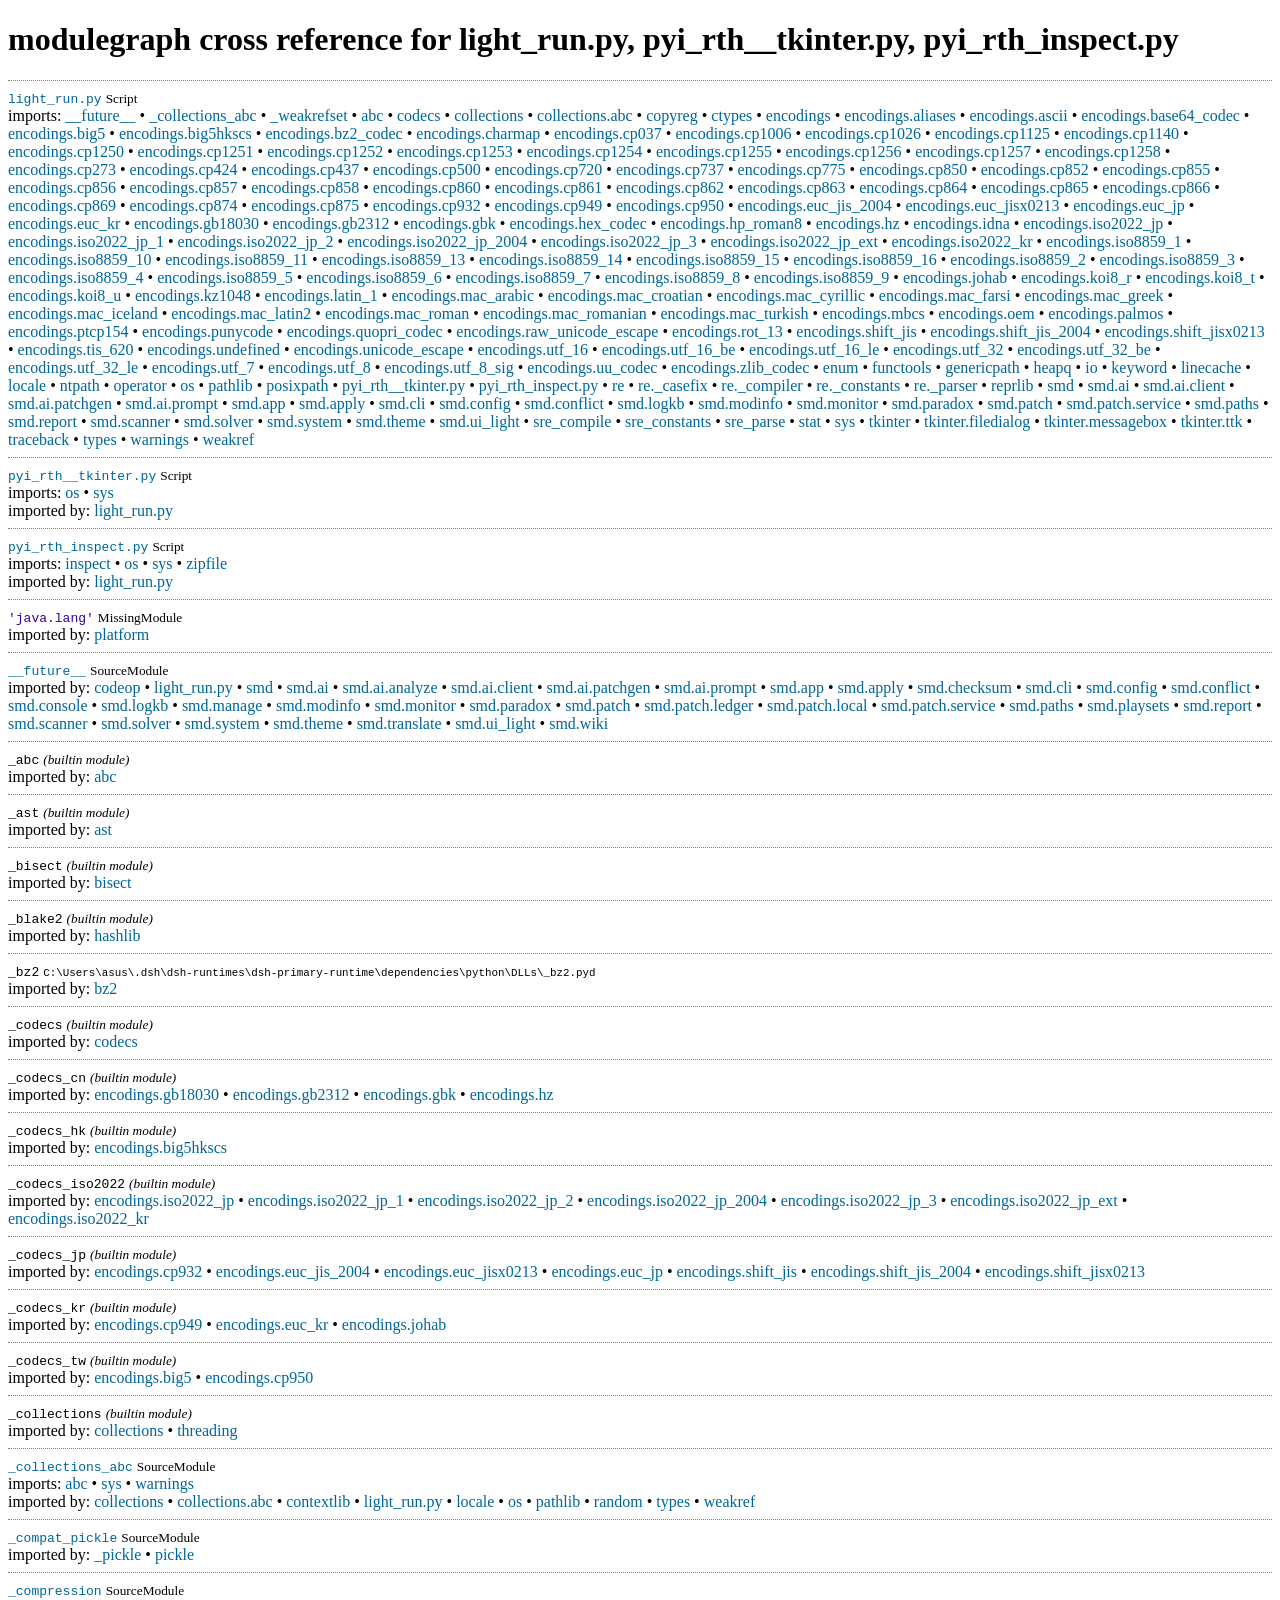
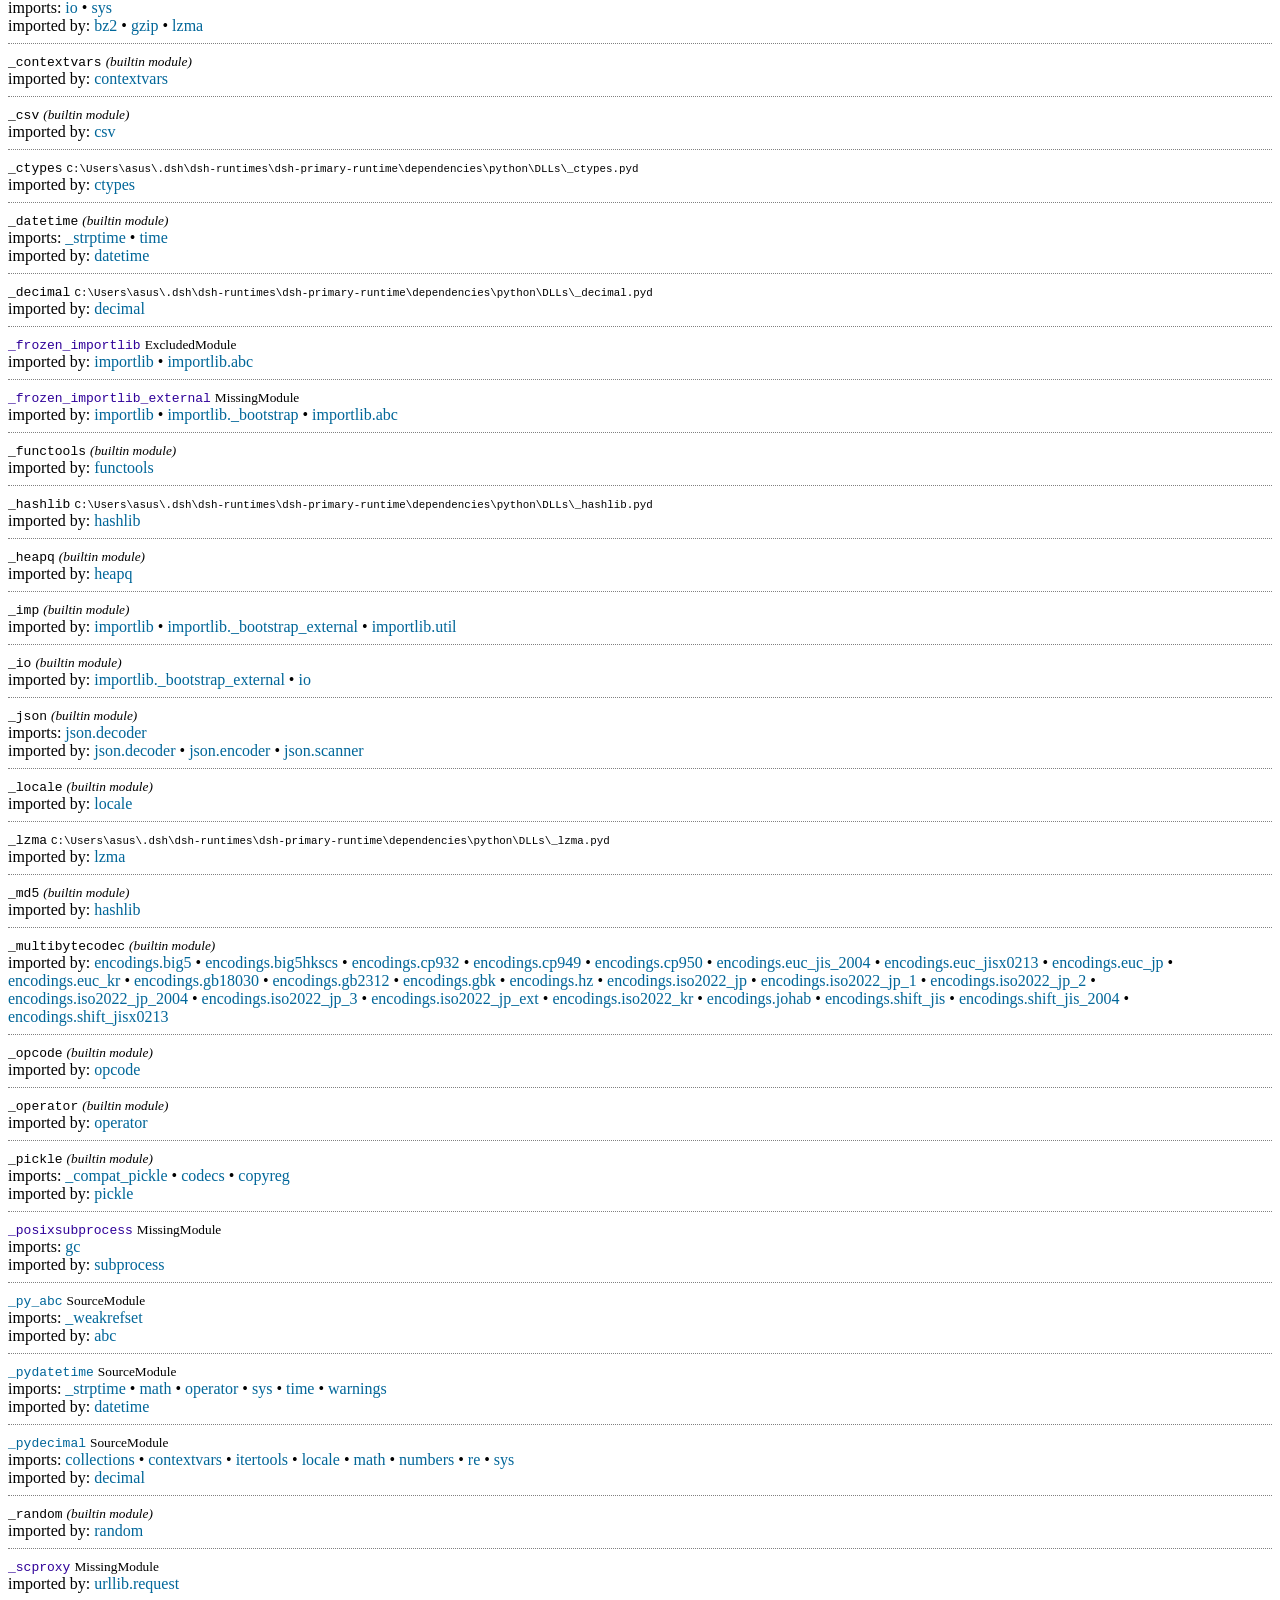
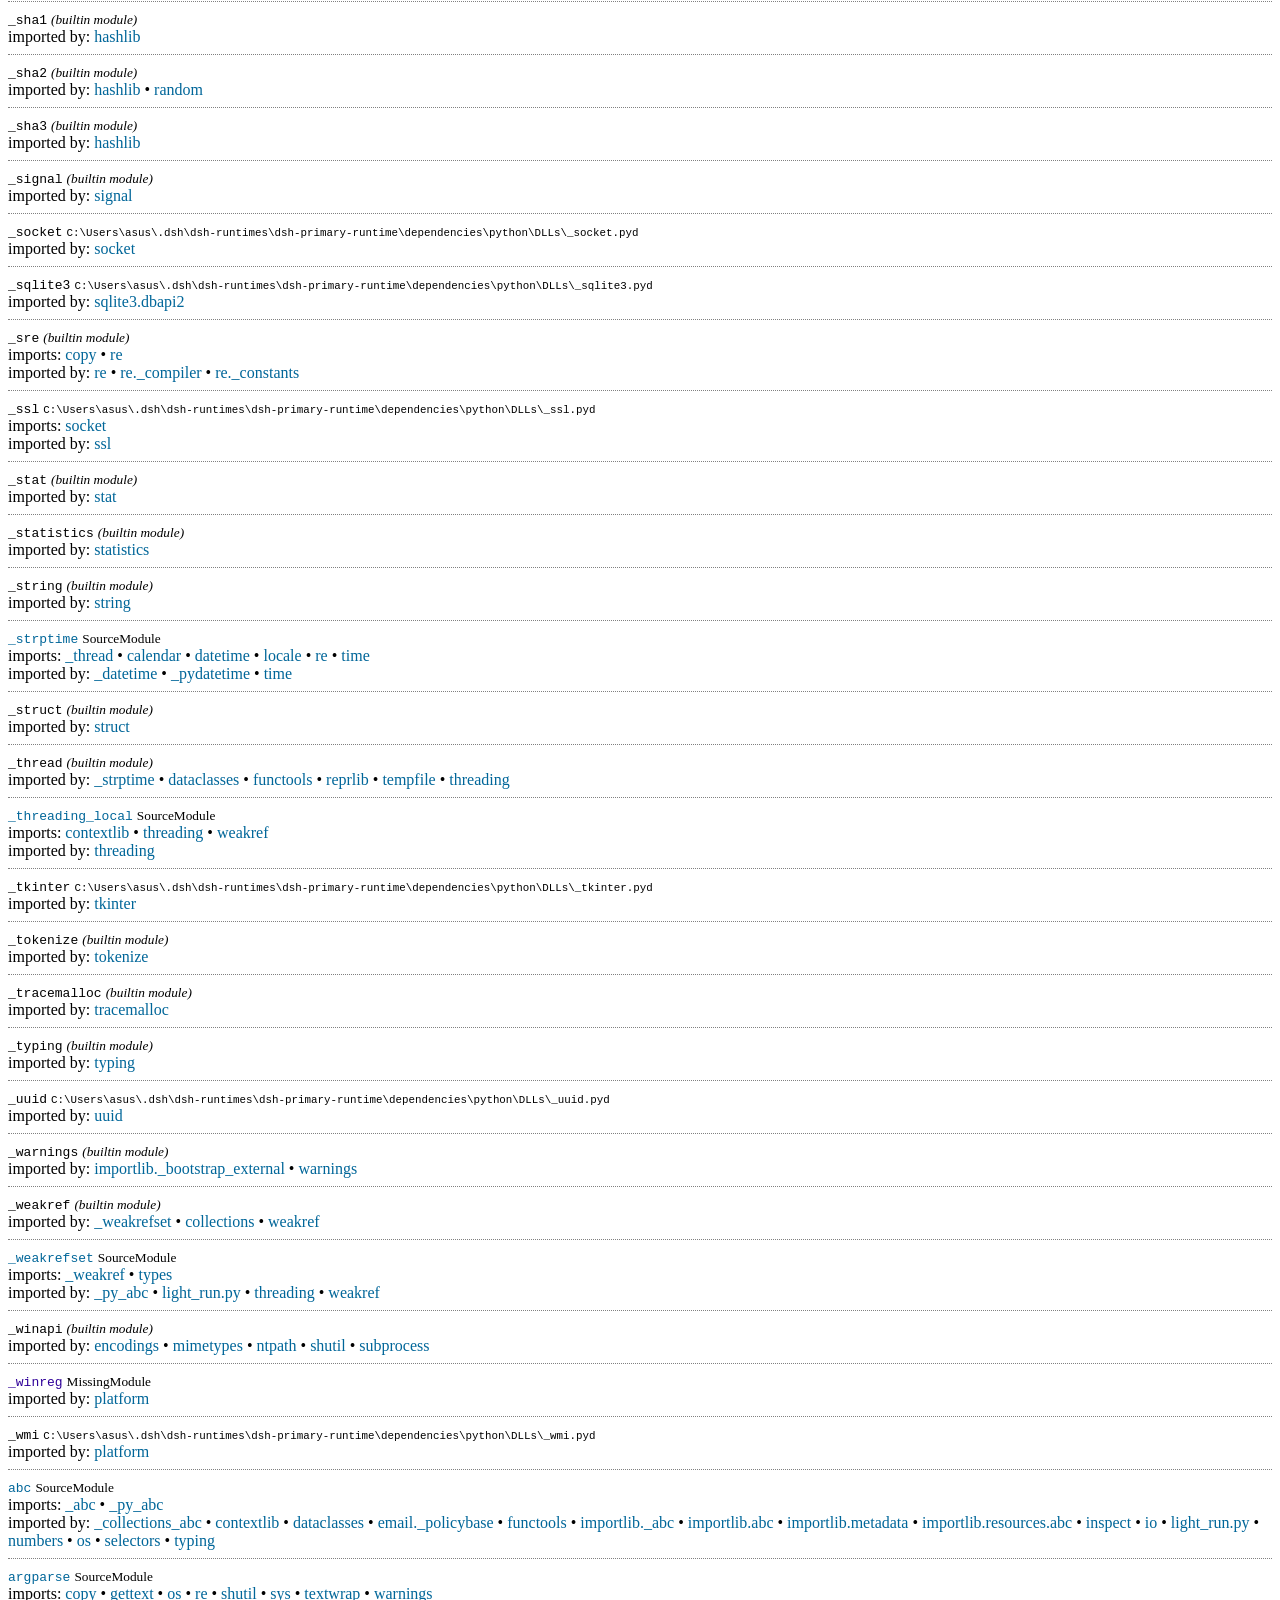
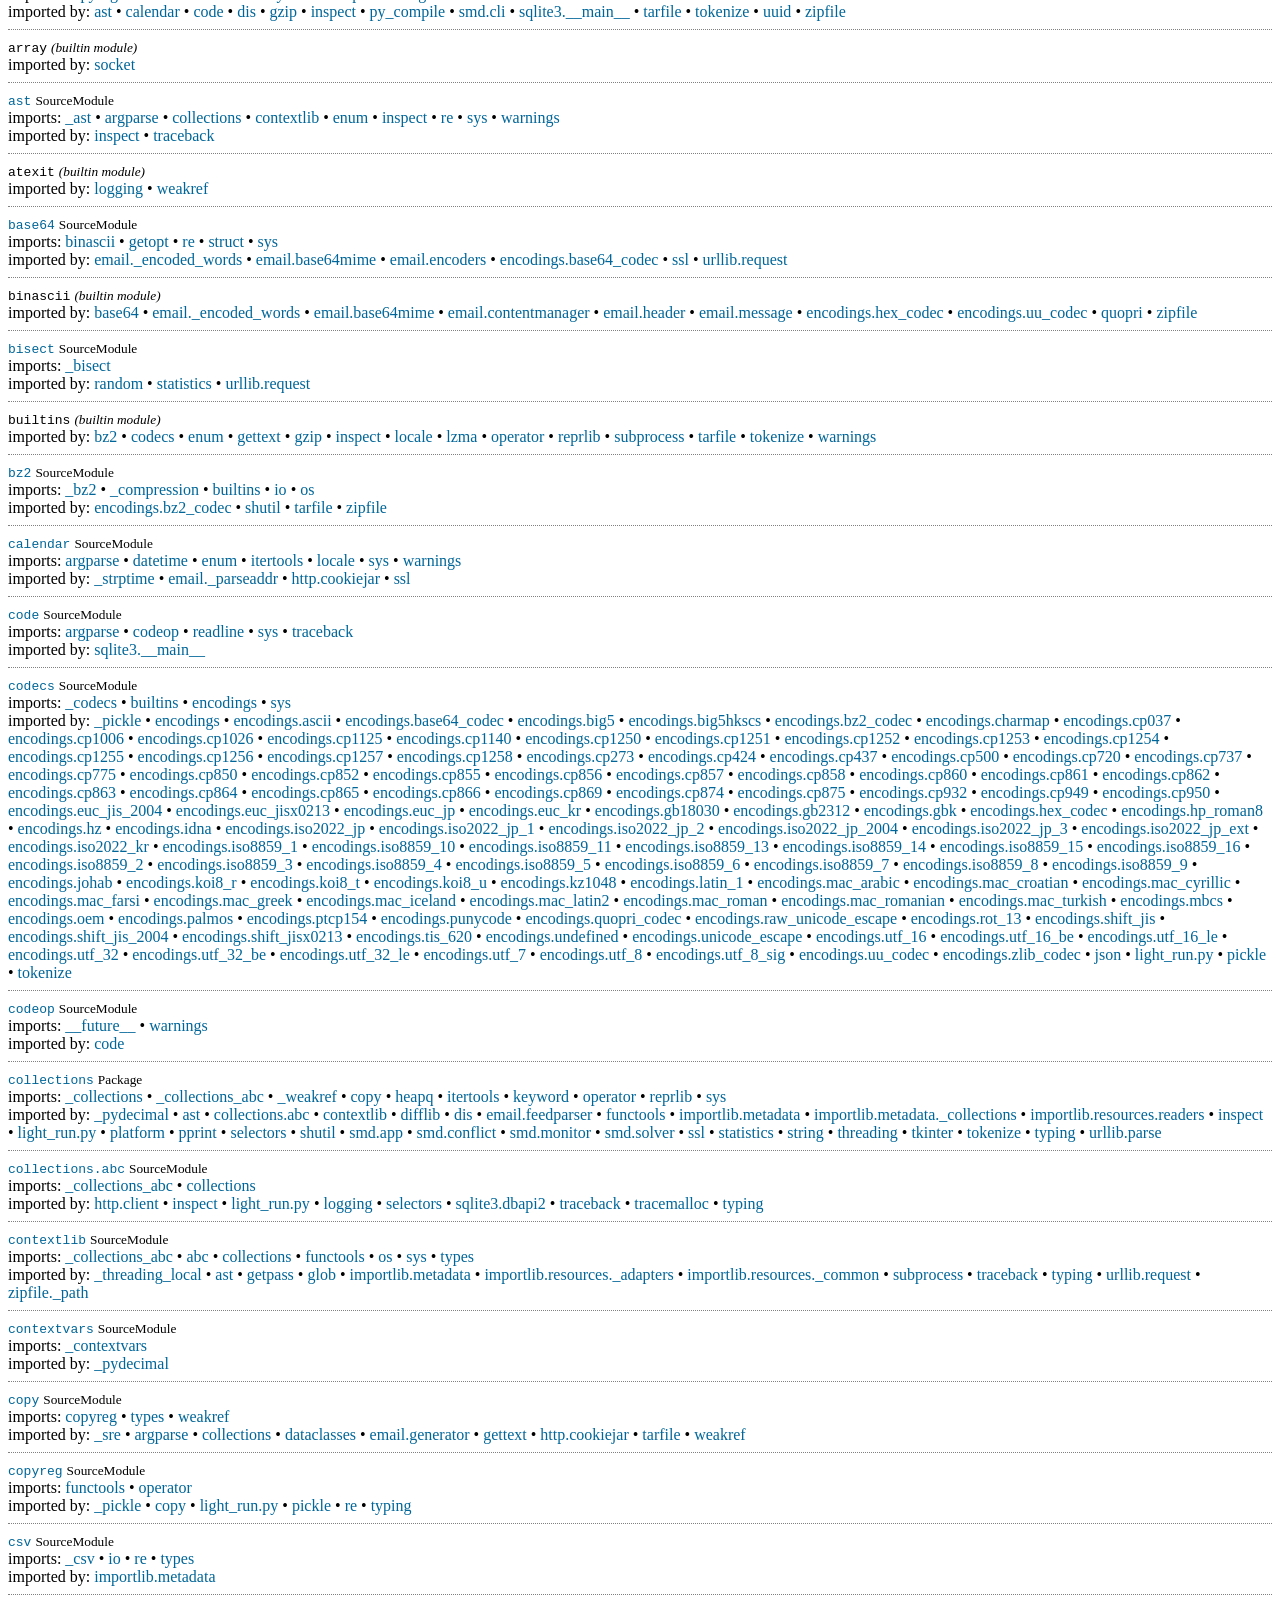
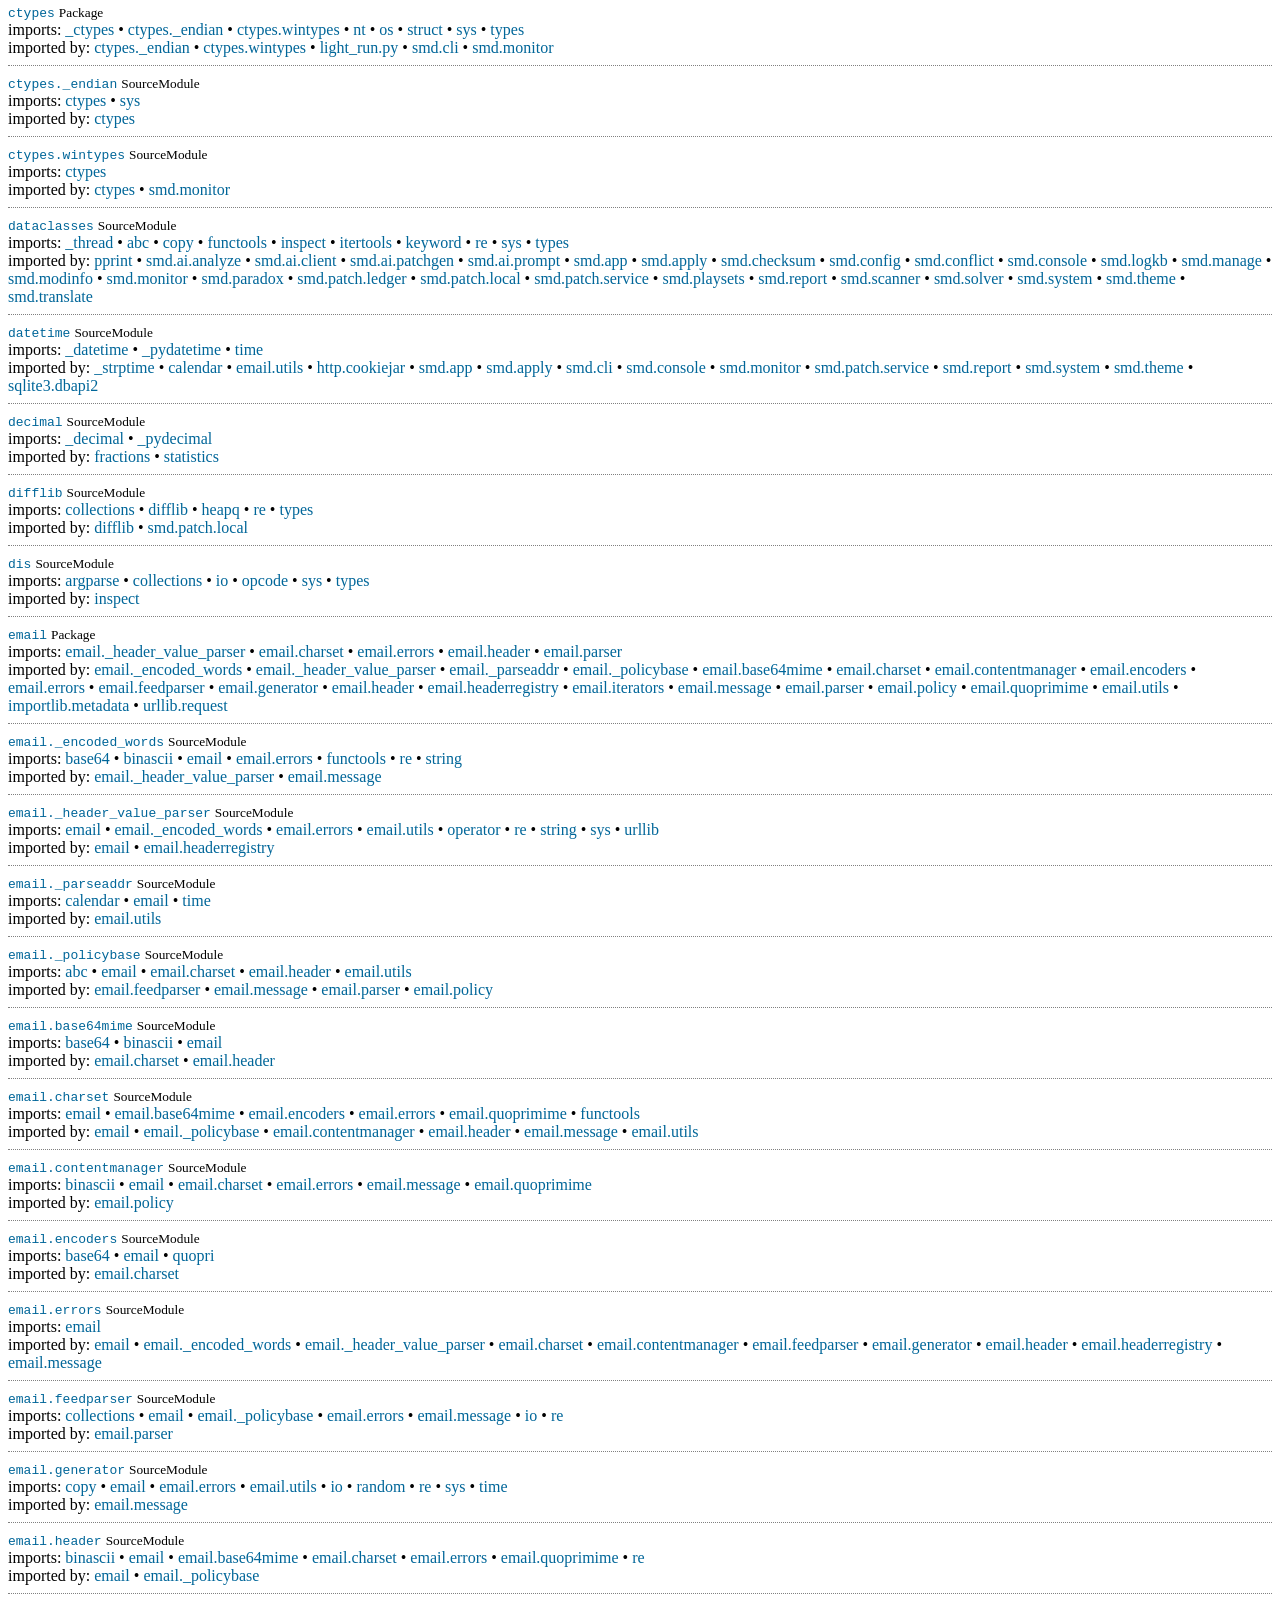
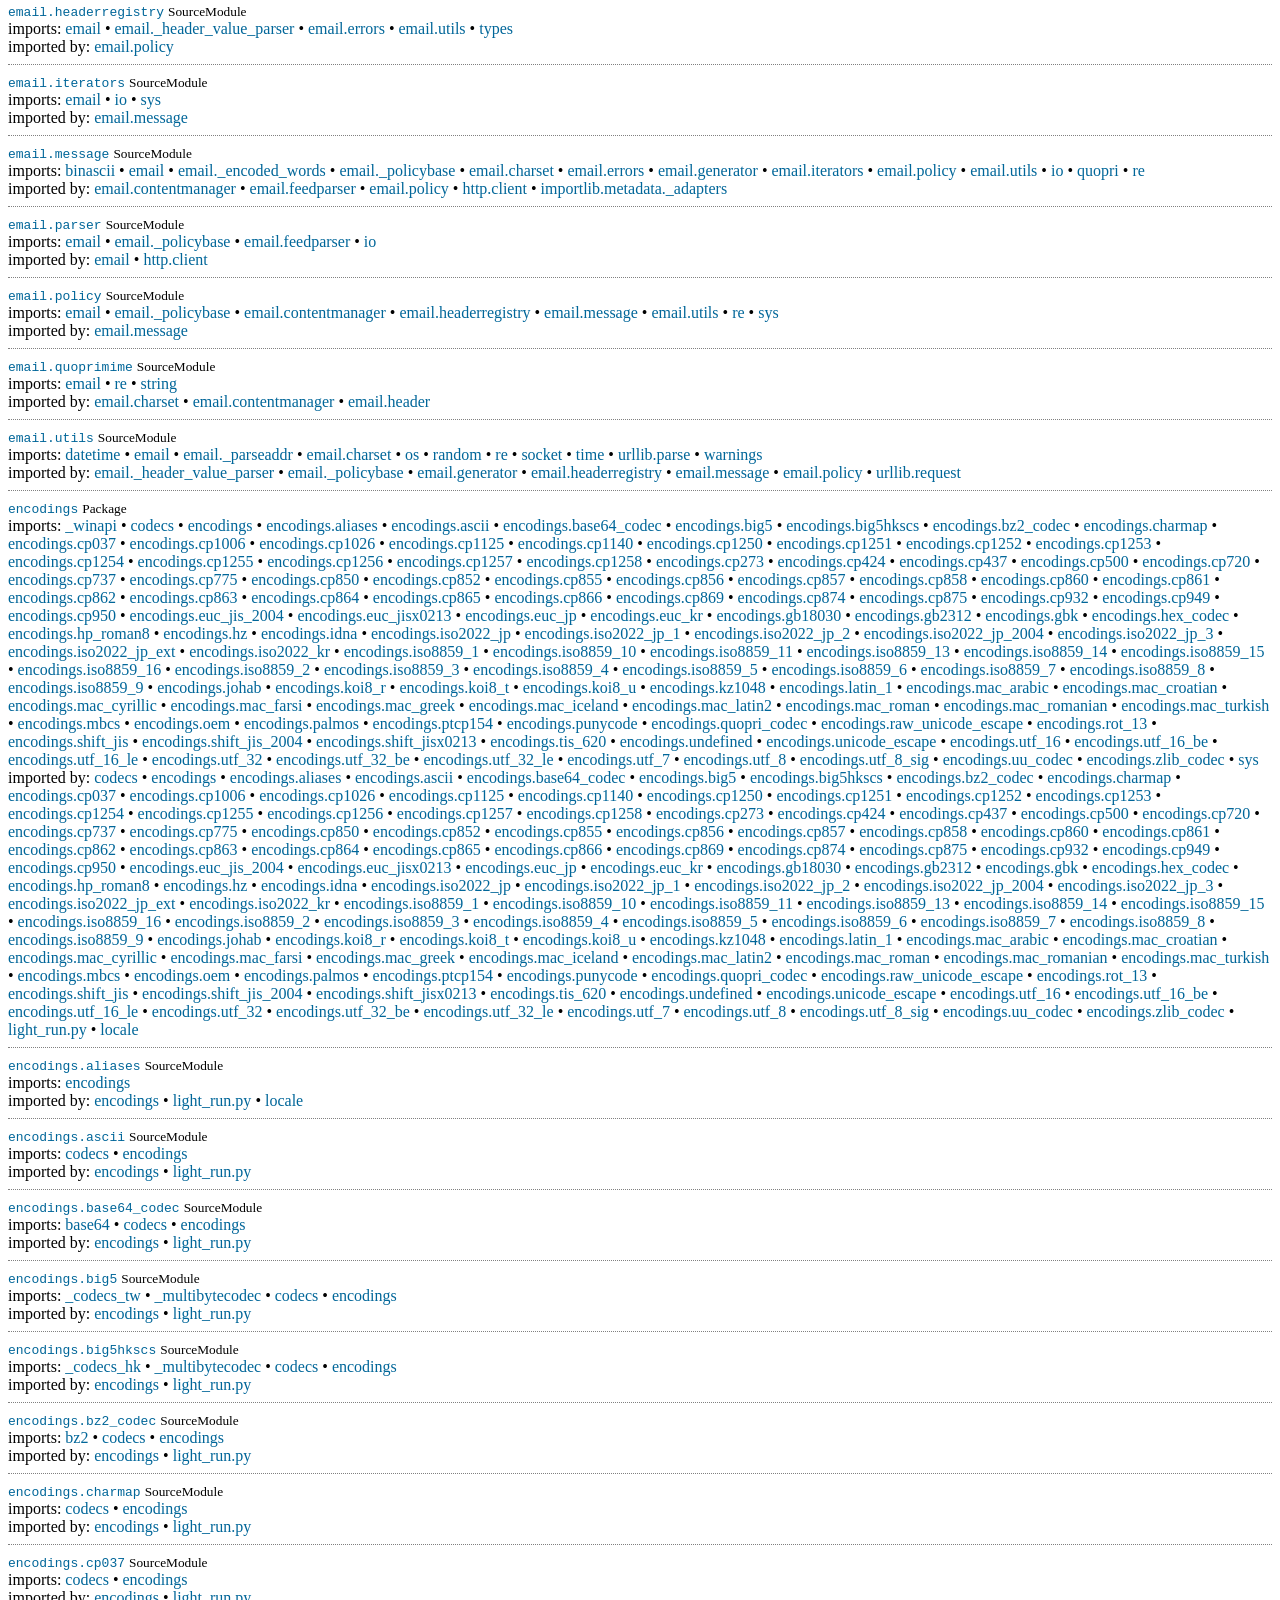
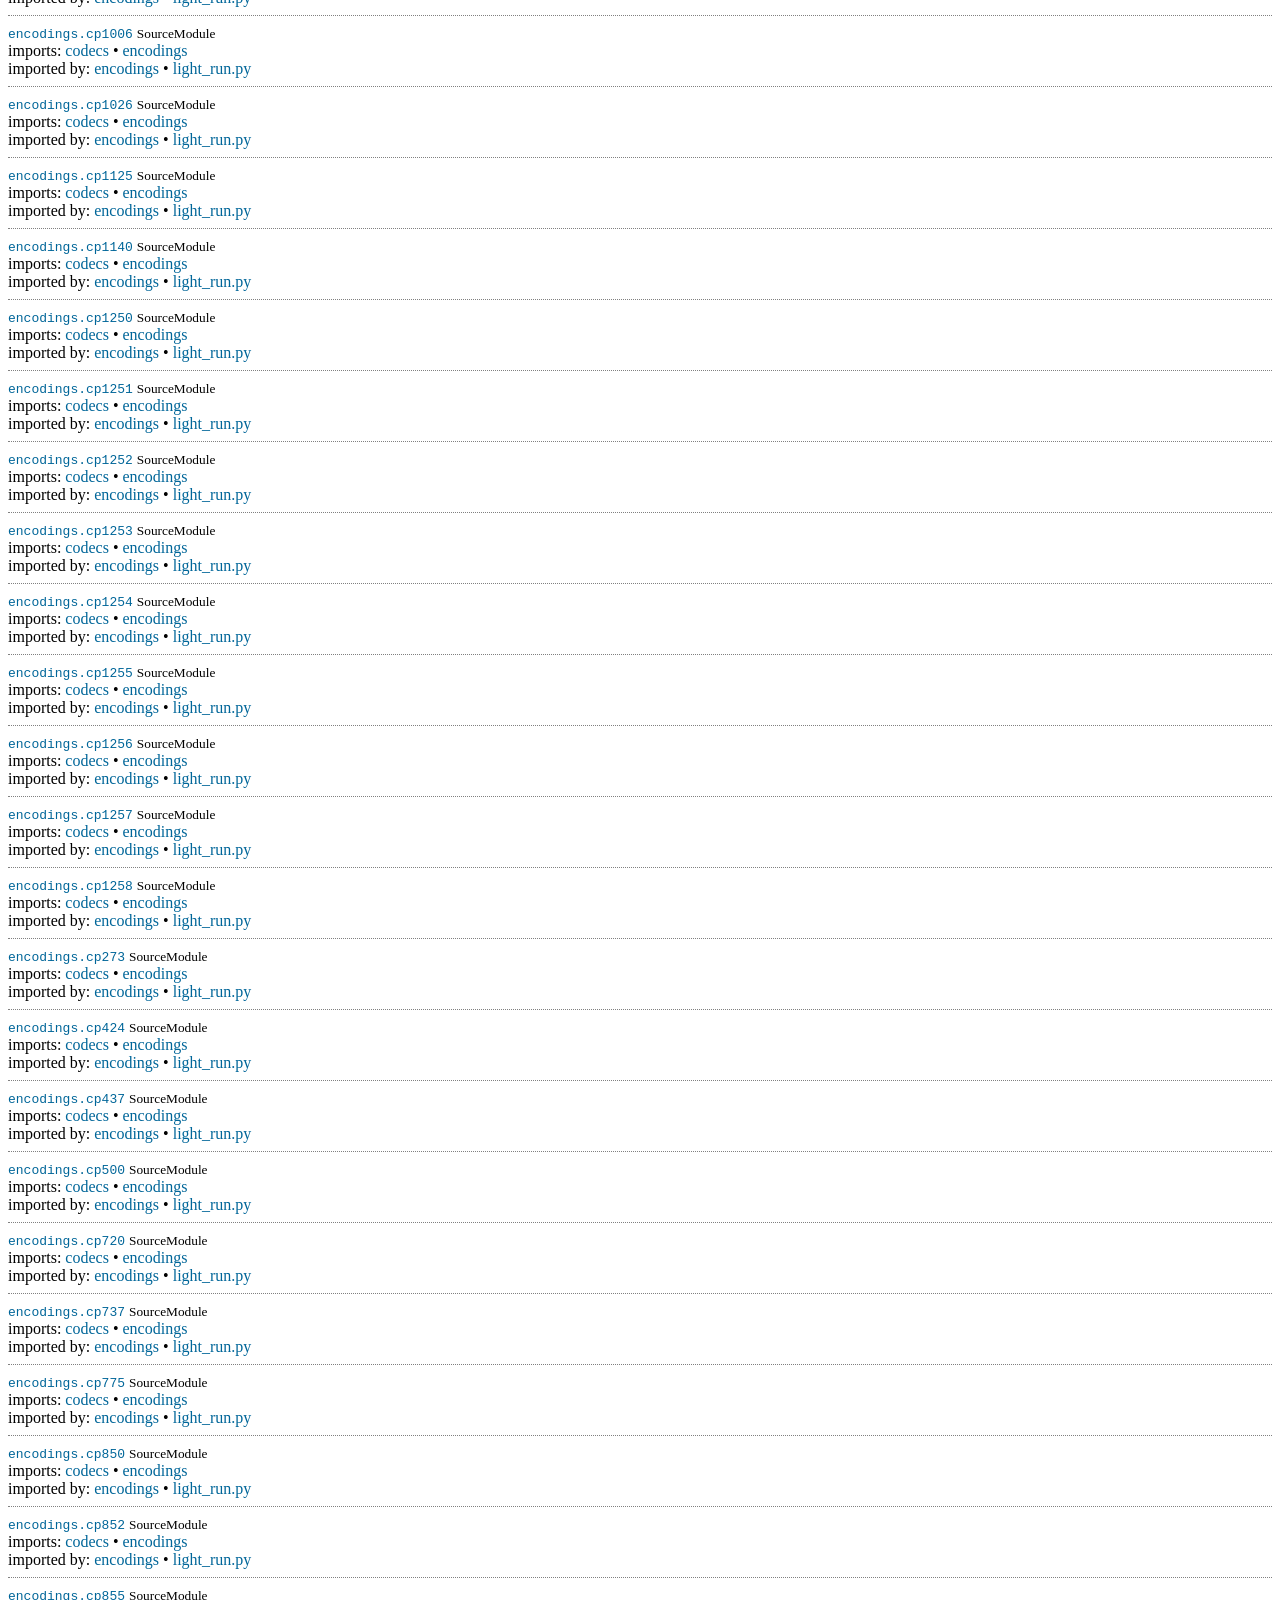
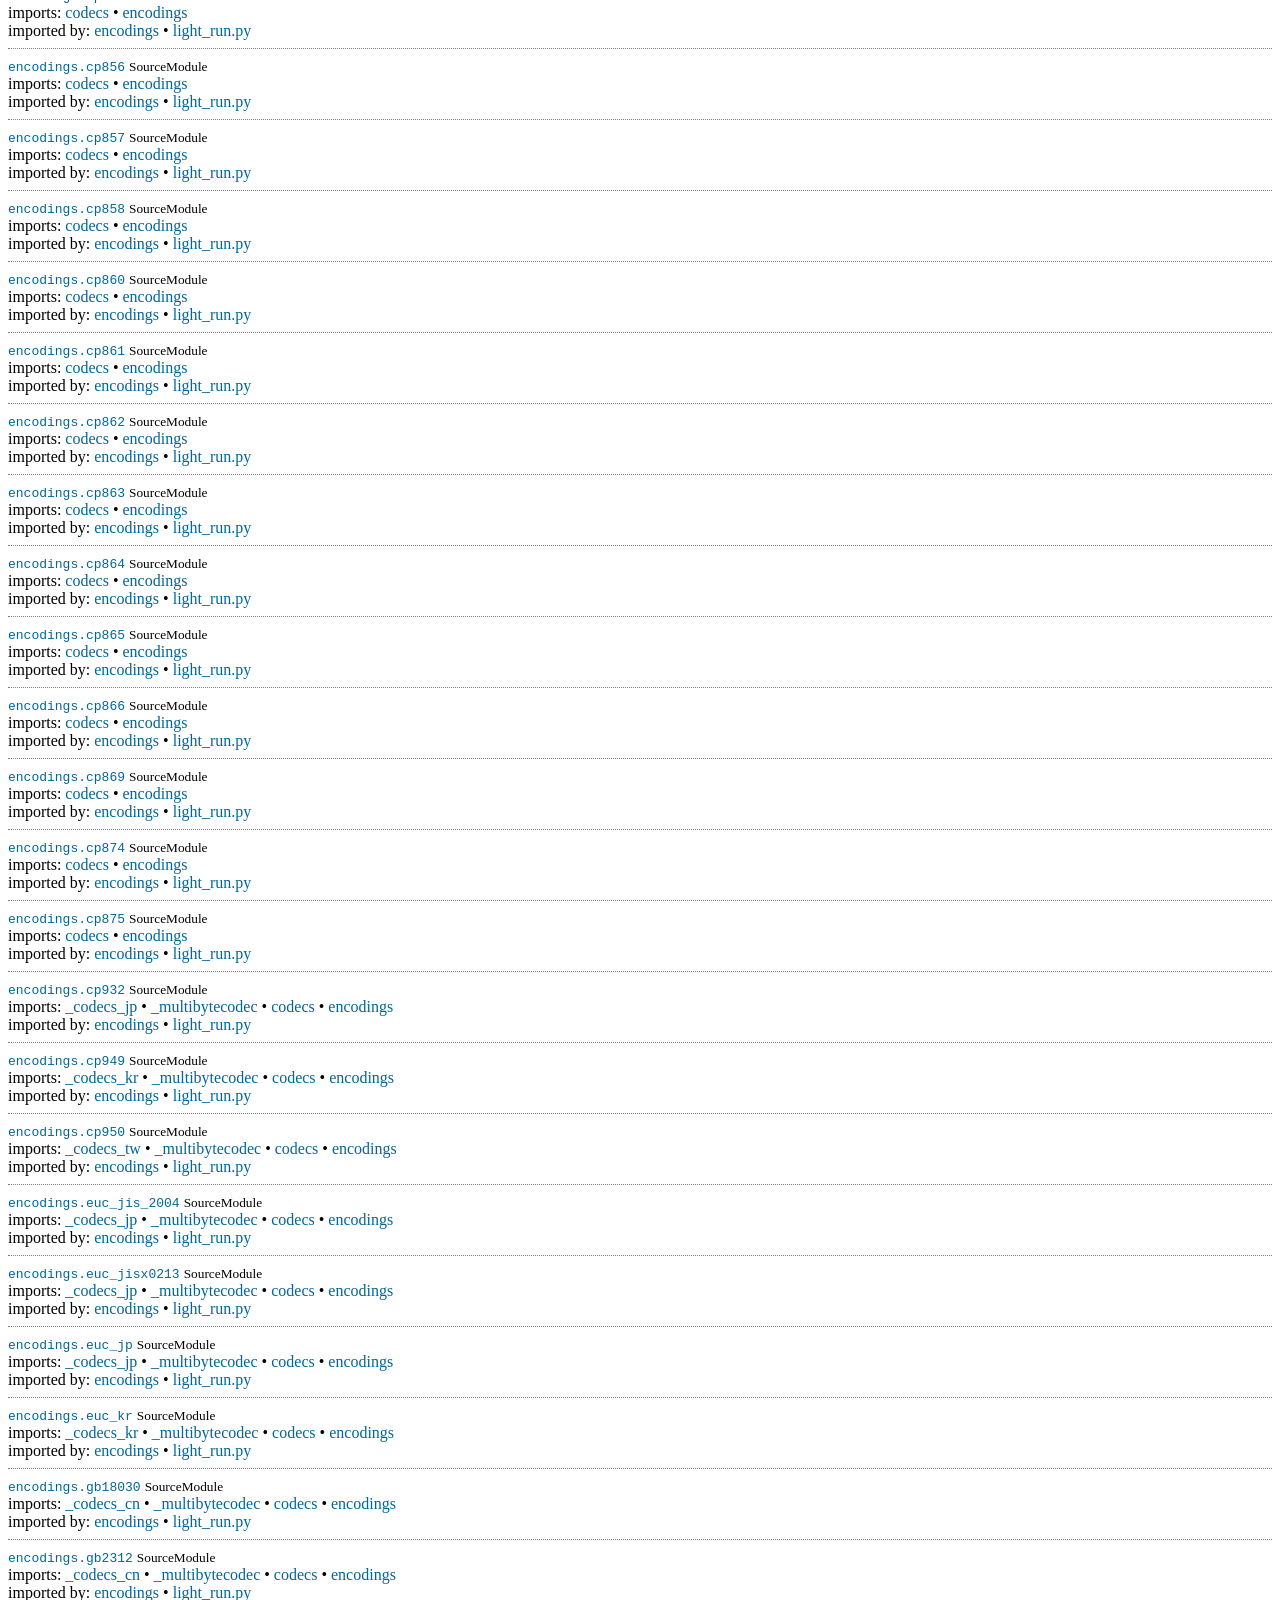
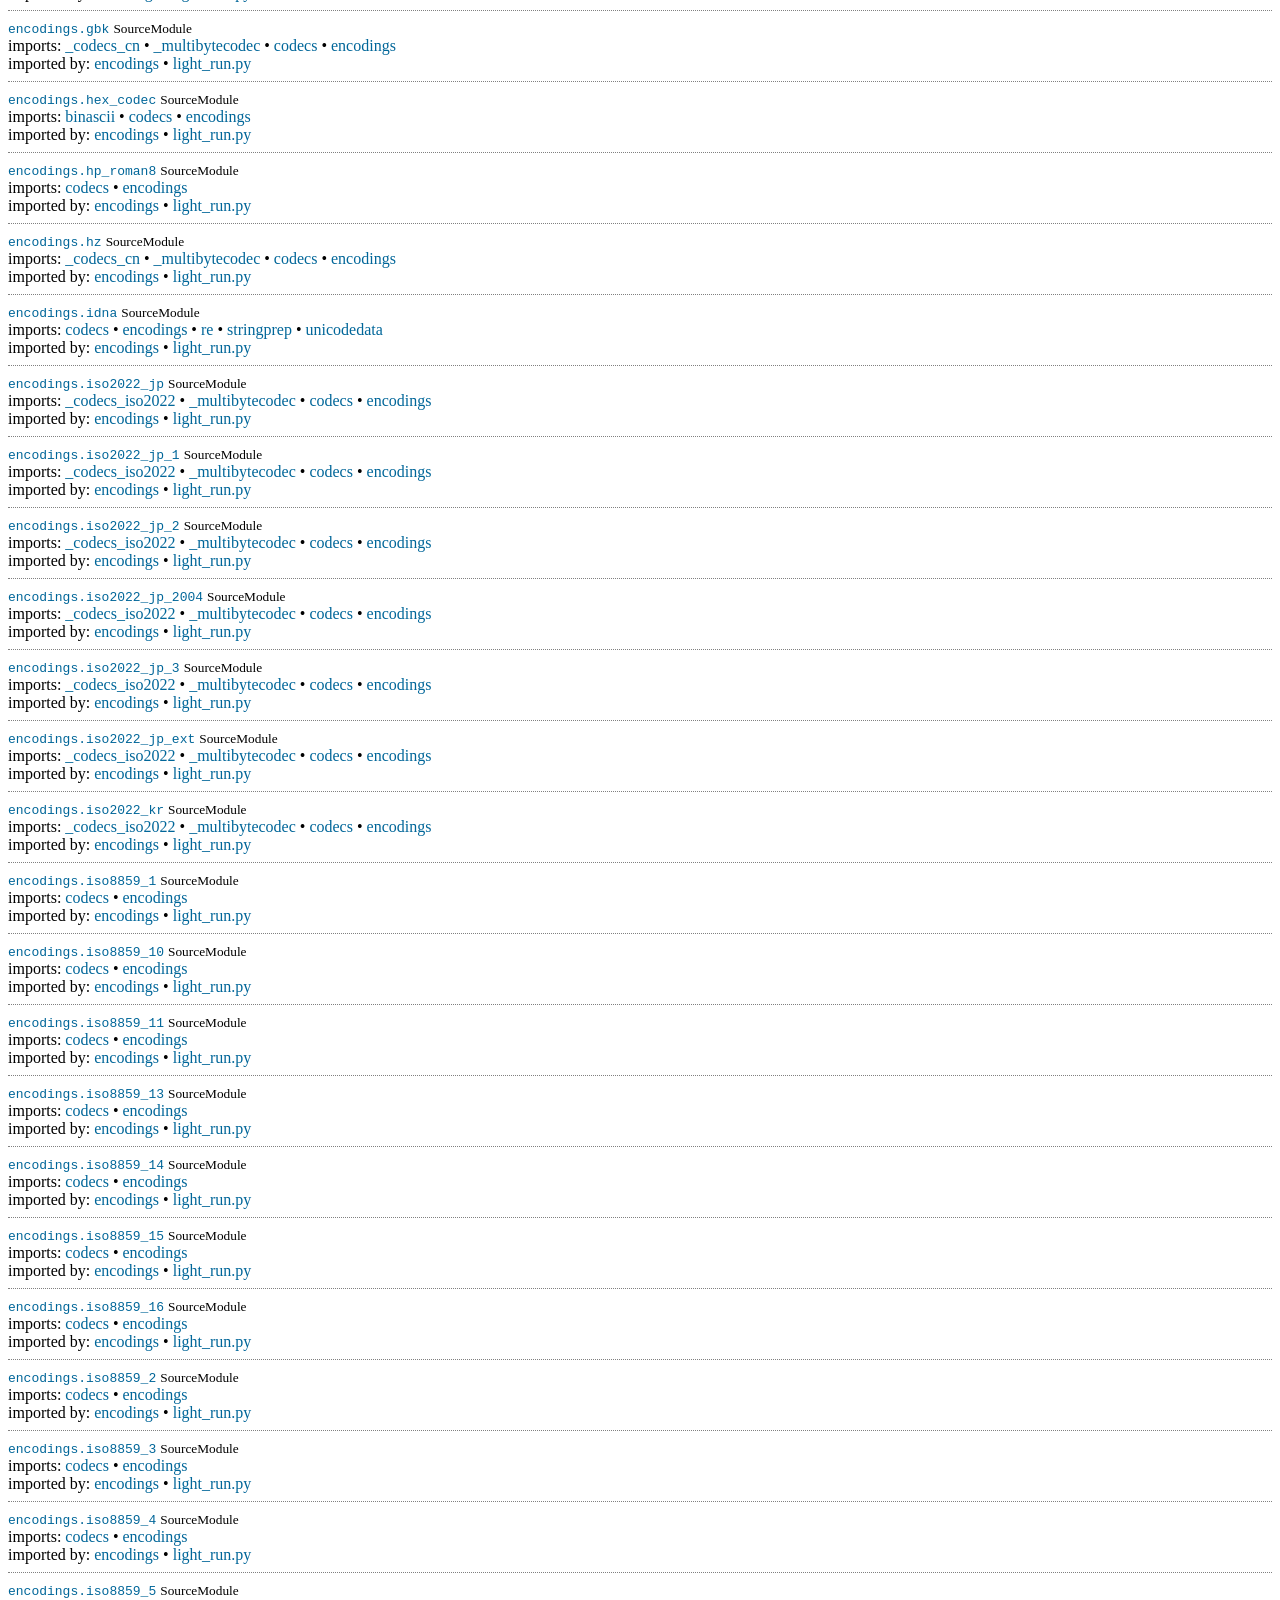
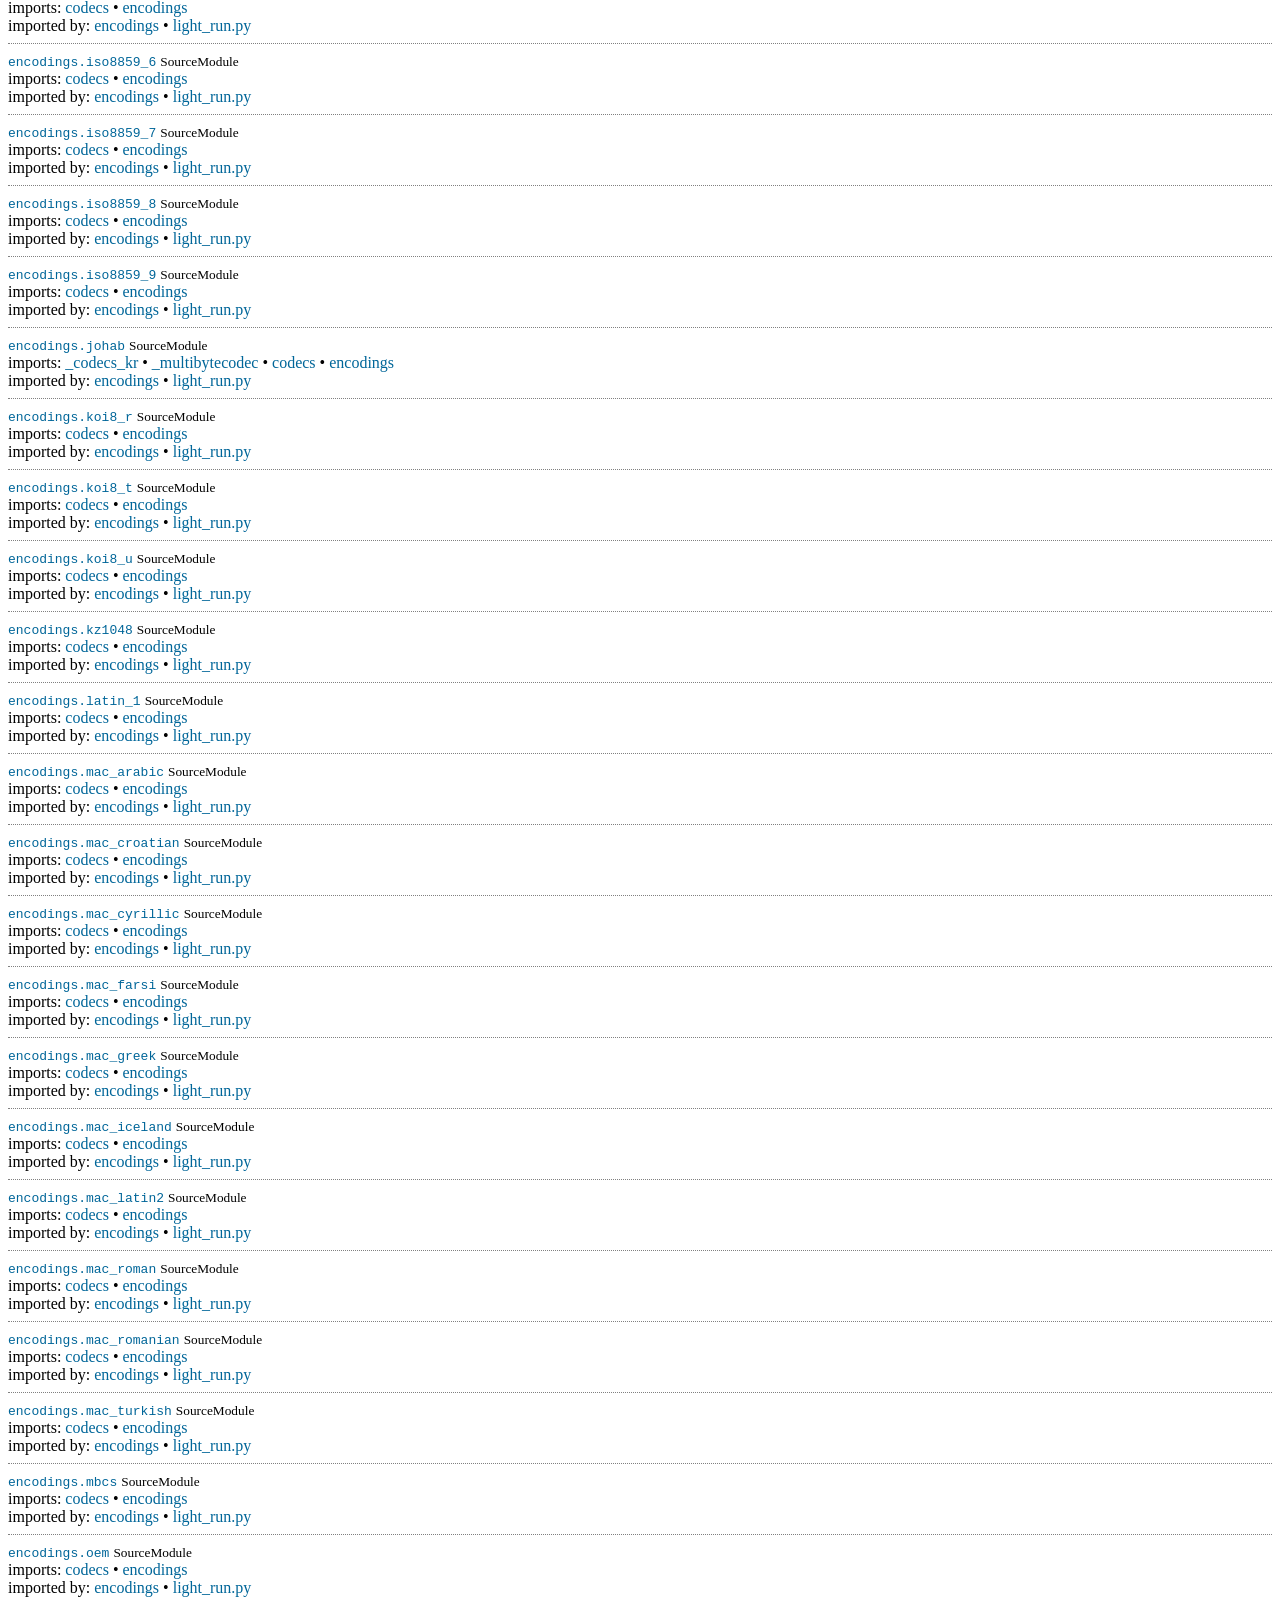
<file: build_light/light/xref-light.html>
<!DOCTYPE html>
<html>
  <head>
    <meta charset="UTF-8">
    <title>modulegraph cross reference for light_run.py, pyi_rth__tkinter.py, pyi_rth_inspect.py</title>
    <style>
      .node { padding: 0.5em 0 0.5em; border-top: thin grey dotted; }
      .moduletype { font: smaller italic }
      .node a { text-decoration: none; color: #006699; }
      .node a:visited { text-decoration: none; color: #2f0099; }
    </style>
  </head>
  <body>
    <h1>modulegraph cross reference for light_run.py, pyi_rth__tkinter.py, pyi_rth_inspect.py</h1>

<div class="node">
  <a name="light_run.py"></a>
  <a target="code" href="///E:/yiuxi/StellarisModDoctor/light_run.py" type="text/plain"><tt>light_run.py</tt></a>
<span class="moduletype">Script</span>  <div class="import">
imports:
    <a href="#__future__">__future__</a>
 &#8226;   <a href="#_collections_abc">_collections_abc</a>
 &#8226;   <a href="#_weakrefset">_weakrefset</a>
 &#8226;   <a href="#abc">abc</a>
 &#8226;   <a href="#codecs">codecs</a>
 &#8226;   <a href="#collections">collections</a>
 &#8226;   <a href="#collections.abc">collections.abc</a>
 &#8226;   <a href="#copyreg">copyreg</a>
 &#8226;   <a href="#ctypes">ctypes</a>
 &#8226;   <a href="#encodings">encodings</a>
 &#8226;   <a href="#encodings.aliases">encodings.aliases</a>
 &#8226;   <a href="#encodings.ascii">encodings.ascii</a>
 &#8226;   <a href="#encodings.base64_codec">encodings.base64_codec</a>
 &#8226;   <a href="#encodings.big5">encodings.big5</a>
 &#8226;   <a href="#encodings.big5hkscs">encodings.big5hkscs</a>
 &#8226;   <a href="#encodings.bz2_codec">encodings.bz2_codec</a>
 &#8226;   <a href="#encodings.charmap">encodings.charmap</a>
 &#8226;   <a href="#encodings.cp037">encodings.cp037</a>
 &#8226;   <a href="#encodings.cp1006">encodings.cp1006</a>
 &#8226;   <a href="#encodings.cp1026">encodings.cp1026</a>
 &#8226;   <a href="#encodings.cp1125">encodings.cp1125</a>
 &#8226;   <a href="#encodings.cp1140">encodings.cp1140</a>
 &#8226;   <a href="#encodings.cp1250">encodings.cp1250</a>
 &#8226;   <a href="#encodings.cp1251">encodings.cp1251</a>
 &#8226;   <a href="#encodings.cp1252">encodings.cp1252</a>
 &#8226;   <a href="#encodings.cp1253">encodings.cp1253</a>
 &#8226;   <a href="#encodings.cp1254">encodings.cp1254</a>
 &#8226;   <a href="#encodings.cp1255">encodings.cp1255</a>
 &#8226;   <a href="#encodings.cp1256">encodings.cp1256</a>
 &#8226;   <a href="#encodings.cp1257">encodings.cp1257</a>
 &#8226;   <a href="#encodings.cp1258">encodings.cp1258</a>
 &#8226;   <a href="#encodings.cp273">encodings.cp273</a>
 &#8226;   <a href="#encodings.cp424">encodings.cp424</a>
 &#8226;   <a href="#encodings.cp437">encodings.cp437</a>
 &#8226;   <a href="#encodings.cp500">encodings.cp500</a>
 &#8226;   <a href="#encodings.cp720">encodings.cp720</a>
 &#8226;   <a href="#encodings.cp737">encodings.cp737</a>
 &#8226;   <a href="#encodings.cp775">encodings.cp775</a>
 &#8226;   <a href="#encodings.cp850">encodings.cp850</a>
 &#8226;   <a href="#encodings.cp852">encodings.cp852</a>
 &#8226;   <a href="#encodings.cp855">encodings.cp855</a>
 &#8226;   <a href="#encodings.cp856">encodings.cp856</a>
 &#8226;   <a href="#encodings.cp857">encodings.cp857</a>
 &#8226;   <a href="#encodings.cp858">encodings.cp858</a>
 &#8226;   <a href="#encodings.cp860">encodings.cp860</a>
 &#8226;   <a href="#encodings.cp861">encodings.cp861</a>
 &#8226;   <a href="#encodings.cp862">encodings.cp862</a>
 &#8226;   <a href="#encodings.cp863">encodings.cp863</a>
 &#8226;   <a href="#encodings.cp864">encodings.cp864</a>
 &#8226;   <a href="#encodings.cp865">encodings.cp865</a>
 &#8226;   <a href="#encodings.cp866">encodings.cp866</a>
 &#8226;   <a href="#encodings.cp869">encodings.cp869</a>
 &#8226;   <a href="#encodings.cp874">encodings.cp874</a>
 &#8226;   <a href="#encodings.cp875">encodings.cp875</a>
 &#8226;   <a href="#encodings.cp932">encodings.cp932</a>
 &#8226;   <a href="#encodings.cp949">encodings.cp949</a>
 &#8226;   <a href="#encodings.cp950">encodings.cp950</a>
 &#8226;   <a href="#encodings.euc_jis_2004">encodings.euc_jis_2004</a>
 &#8226;   <a href="#encodings.euc_jisx0213">encodings.euc_jisx0213</a>
 &#8226;   <a href="#encodings.euc_jp">encodings.euc_jp</a>
 &#8226;   <a href="#encodings.euc_kr">encodings.euc_kr</a>
 &#8226;   <a href="#encodings.gb18030">encodings.gb18030</a>
 &#8226;   <a href="#encodings.gb2312">encodings.gb2312</a>
 &#8226;   <a href="#encodings.gbk">encodings.gbk</a>
 &#8226;   <a href="#encodings.hex_codec">encodings.hex_codec</a>
 &#8226;   <a href="#encodings.hp_roman8">encodings.hp_roman8</a>
 &#8226;   <a href="#encodings.hz">encodings.hz</a>
 &#8226;   <a href="#encodings.idna">encodings.idna</a>
 &#8226;   <a href="#encodings.iso2022_jp">encodings.iso2022_jp</a>
 &#8226;   <a href="#encodings.iso2022_jp_1">encodings.iso2022_jp_1</a>
 &#8226;   <a href="#encodings.iso2022_jp_2">encodings.iso2022_jp_2</a>
 &#8226;   <a href="#encodings.iso2022_jp_2004">encodings.iso2022_jp_2004</a>
 &#8226;   <a href="#encodings.iso2022_jp_3">encodings.iso2022_jp_3</a>
 &#8226;   <a href="#encodings.iso2022_jp_ext">encodings.iso2022_jp_ext</a>
 &#8226;   <a href="#encodings.iso2022_kr">encodings.iso2022_kr</a>
 &#8226;   <a href="#encodings.iso8859_1">encodings.iso8859_1</a>
 &#8226;   <a href="#encodings.iso8859_10">encodings.iso8859_10</a>
 &#8226;   <a href="#encodings.iso8859_11">encodings.iso8859_11</a>
 &#8226;   <a href="#encodings.iso8859_13">encodings.iso8859_13</a>
 &#8226;   <a href="#encodings.iso8859_14">encodings.iso8859_14</a>
 &#8226;   <a href="#encodings.iso8859_15">encodings.iso8859_15</a>
 &#8226;   <a href="#encodings.iso8859_16">encodings.iso8859_16</a>
 &#8226;   <a href="#encodings.iso8859_2">encodings.iso8859_2</a>
 &#8226;   <a href="#encodings.iso8859_3">encodings.iso8859_3</a>
 &#8226;   <a href="#encodings.iso8859_4">encodings.iso8859_4</a>
 &#8226;   <a href="#encodings.iso8859_5">encodings.iso8859_5</a>
 &#8226;   <a href="#encodings.iso8859_6">encodings.iso8859_6</a>
 &#8226;   <a href="#encodings.iso8859_7">encodings.iso8859_7</a>
 &#8226;   <a href="#encodings.iso8859_8">encodings.iso8859_8</a>
 &#8226;   <a href="#encodings.iso8859_9">encodings.iso8859_9</a>
 &#8226;   <a href="#encodings.johab">encodings.johab</a>
 &#8226;   <a href="#encodings.koi8_r">encodings.koi8_r</a>
 &#8226;   <a href="#encodings.koi8_t">encodings.koi8_t</a>
 &#8226;   <a href="#encodings.koi8_u">encodings.koi8_u</a>
 &#8226;   <a href="#encodings.kz1048">encodings.kz1048</a>
 &#8226;   <a href="#encodings.latin_1">encodings.latin_1</a>
 &#8226;   <a href="#encodings.mac_arabic">encodings.mac_arabic</a>
 &#8226;   <a href="#encodings.mac_croatian">encodings.mac_croatian</a>
 &#8226;   <a href="#encodings.mac_cyrillic">encodings.mac_cyrillic</a>
 &#8226;   <a href="#encodings.mac_farsi">encodings.mac_farsi</a>
 &#8226;   <a href="#encodings.mac_greek">encodings.mac_greek</a>
 &#8226;   <a href="#encodings.mac_iceland">encodings.mac_iceland</a>
 &#8226;   <a href="#encodings.mac_latin2">encodings.mac_latin2</a>
 &#8226;   <a href="#encodings.mac_roman">encodings.mac_roman</a>
 &#8226;   <a href="#encodings.mac_romanian">encodings.mac_romanian</a>
 &#8226;   <a href="#encodings.mac_turkish">encodings.mac_turkish</a>
 &#8226;   <a href="#encodings.mbcs">encodings.mbcs</a>
 &#8226;   <a href="#encodings.oem">encodings.oem</a>
 &#8226;   <a href="#encodings.palmos">encodings.palmos</a>
 &#8226;   <a href="#encodings.ptcp154">encodings.ptcp154</a>
 &#8226;   <a href="#encodings.punycode">encodings.punycode</a>
 &#8226;   <a href="#encodings.quopri_codec">encodings.quopri_codec</a>
 &#8226;   <a href="#encodings.raw_unicode_escape">encodings.raw_unicode_escape</a>
 &#8226;   <a href="#encodings.rot_13">encodings.rot_13</a>
 &#8226;   <a href="#encodings.shift_jis">encodings.shift_jis</a>
 &#8226;   <a href="#encodings.shift_jis_2004">encodings.shift_jis_2004</a>
 &#8226;   <a href="#encodings.shift_jisx0213">encodings.shift_jisx0213</a>
 &#8226;   <a href="#encodings.tis_620">encodings.tis_620</a>
 &#8226;   <a href="#encodings.undefined">encodings.undefined</a>
 &#8226;   <a href="#encodings.unicode_escape">encodings.unicode_escape</a>
 &#8226;   <a href="#encodings.utf_16">encodings.utf_16</a>
 &#8226;   <a href="#encodings.utf_16_be">encodings.utf_16_be</a>
 &#8226;   <a href="#encodings.utf_16_le">encodings.utf_16_le</a>
 &#8226;   <a href="#encodings.utf_32">encodings.utf_32</a>
 &#8226;   <a href="#encodings.utf_32_be">encodings.utf_32_be</a>
 &#8226;   <a href="#encodings.utf_32_le">encodings.utf_32_le</a>
 &#8226;   <a href="#encodings.utf_7">encodings.utf_7</a>
 &#8226;   <a href="#encodings.utf_8">encodings.utf_8</a>
 &#8226;   <a href="#encodings.utf_8_sig">encodings.utf_8_sig</a>
 &#8226;   <a href="#encodings.uu_codec">encodings.uu_codec</a>
 &#8226;   <a href="#encodings.zlib_codec">encodings.zlib_codec</a>
 &#8226;   <a href="#enum">enum</a>
 &#8226;   <a href="#functools">functools</a>
 &#8226;   <a href="#genericpath">genericpath</a>
 &#8226;   <a href="#heapq">heapq</a>
 &#8226;   <a href="#io">io</a>
 &#8226;   <a href="#keyword">keyword</a>
 &#8226;   <a href="#linecache">linecache</a>
 &#8226;   <a href="#locale">locale</a>
 &#8226;   <a href="#ntpath">ntpath</a>
 &#8226;   <a href="#operator">operator</a>
 &#8226;   <a href="#os">os</a>
 &#8226;   <a href="#pathlib">pathlib</a>
 &#8226;   <a href="#posixpath">posixpath</a>
 &#8226;   <a href="#pyi_rth__tkinter.py">pyi_rth__tkinter.py</a>
 &#8226;   <a href="#pyi_rth_inspect.py">pyi_rth_inspect.py</a>
 &#8226;   <a href="#re">re</a>
 &#8226;   <a href="#re._casefix">re._casefix</a>
 &#8226;   <a href="#re._compiler">re._compiler</a>
 &#8226;   <a href="#re._constants">re._constants</a>
 &#8226;   <a href="#re._parser">re._parser</a>
 &#8226;   <a href="#reprlib">reprlib</a>
 &#8226;   <a href="#smd">smd</a>
 &#8226;   <a href="#smd.ai">smd.ai</a>
 &#8226;   <a href="#smd.ai.client">smd.ai.client</a>
 &#8226;   <a href="#smd.ai.patchgen">smd.ai.patchgen</a>
 &#8226;   <a href="#smd.ai.prompt">smd.ai.prompt</a>
 &#8226;   <a href="#smd.app">smd.app</a>
 &#8226;   <a href="#smd.apply">smd.apply</a>
 &#8226;   <a href="#smd.cli">smd.cli</a>
 &#8226;   <a href="#smd.config">smd.config</a>
 &#8226;   <a href="#smd.conflict">smd.conflict</a>
 &#8226;   <a href="#smd.logkb">smd.logkb</a>
 &#8226;   <a href="#smd.modinfo">smd.modinfo</a>
 &#8226;   <a href="#smd.monitor">smd.monitor</a>
 &#8226;   <a href="#smd.paradox">smd.paradox</a>
 &#8226;   <a href="#smd.patch">smd.patch</a>
 &#8226;   <a href="#smd.patch.service">smd.patch.service</a>
 &#8226;   <a href="#smd.paths">smd.paths</a>
 &#8226;   <a href="#smd.report">smd.report</a>
 &#8226;   <a href="#smd.scanner">smd.scanner</a>
 &#8226;   <a href="#smd.solver">smd.solver</a>
 &#8226;   <a href="#smd.system">smd.system</a>
 &#8226;   <a href="#smd.theme">smd.theme</a>
 &#8226;   <a href="#smd.ui_light">smd.ui_light</a>
 &#8226;   <a href="#sre_compile">sre_compile</a>
 &#8226;   <a href="#sre_constants">sre_constants</a>
 &#8226;   <a href="#sre_parse">sre_parse</a>
 &#8226;   <a href="#stat">stat</a>
 &#8226;   <a href="#sys">sys</a>
 &#8226;   <a href="#tkinter">tkinter</a>
 &#8226;   <a href="#tkinter.filedialog">tkinter.filedialog</a>
 &#8226;   <a href="#tkinter.messagebox">tkinter.messagebox</a>
 &#8226;   <a href="#tkinter.ttk">tkinter.ttk</a>
 &#8226;   <a href="#traceback">traceback</a>
 &#8226;   <a href="#types">types</a>
 &#8226;   <a href="#warnings">warnings</a>
 &#8226;   <a href="#weakref">weakref</a>

  </div>

</div>

<div class="node">
  <a name="pyi_rth__tkinter.py"></a>
  <a target="code" href="///E:/yiuxi/StellarisModDoctor/.venv/Lib/site-packages/PyInstaller/hooks/rthooks/pyi_rth__tkinter.py" type="text/plain"><tt>pyi_rth__tkinter.py</tt></a>
<span class="moduletype">Script</span>  <div class="import">
imports:
    <a href="#os">os</a>
 &#8226;   <a href="#sys">sys</a>

  </div>
  <div class="import">
imported by:
    <a href="#light_run.py">light_run.py</a>

  </div>

</div>

<div class="node">
  <a name="pyi_rth_inspect.py"></a>
  <a target="code" href="///E:/yiuxi/StellarisModDoctor/.venv/Lib/site-packages/PyInstaller/hooks/rthooks/pyi_rth_inspect.py" type="text/plain"><tt>pyi_rth_inspect.py</tt></a>
<span class="moduletype">Script</span>  <div class="import">
imports:
    <a href="#inspect">inspect</a>
 &#8226;   <a href="#os">os</a>
 &#8226;   <a href="#sys">sys</a>
 &#8226;   <a href="#zipfile">zipfile</a>

  </div>
  <div class="import">
imported by:
    <a href="#light_run.py">light_run.py</a>

  </div>

</div>

<div class="node">
  <a name="'java.lang'"></a>
  <a target="code" href="" type="text/plain"><tt>'java.lang'</tt></a>
<span class="moduletype">MissingModule</span>  <div class="import">
imported by:
    <a href="#platform">platform</a>

  </div>

</div>

<div class="node">
  <a name="__future__"></a>
  <a target="code" href="///C:/Users/asus/.dsh/dsh-runtimes/dsh-primary-runtime/dependencies/python/Lib/__future__.py" type="text/plain"><tt>__future__</tt></a>
<span class="moduletype">SourceModule</span>  <div class="import">
imported by:
    <a href="#codeop">codeop</a>
 &#8226;   <a href="#light_run.py">light_run.py</a>
 &#8226;   <a href="#smd">smd</a>
 &#8226;   <a href="#smd.ai">smd.ai</a>
 &#8226;   <a href="#smd.ai.analyze">smd.ai.analyze</a>
 &#8226;   <a href="#smd.ai.client">smd.ai.client</a>
 &#8226;   <a href="#smd.ai.patchgen">smd.ai.patchgen</a>
 &#8226;   <a href="#smd.ai.prompt">smd.ai.prompt</a>
 &#8226;   <a href="#smd.app">smd.app</a>
 &#8226;   <a href="#smd.apply">smd.apply</a>
 &#8226;   <a href="#smd.checksum">smd.checksum</a>
 &#8226;   <a href="#smd.cli">smd.cli</a>
 &#8226;   <a href="#smd.config">smd.config</a>
 &#8226;   <a href="#smd.conflict">smd.conflict</a>
 &#8226;   <a href="#smd.console">smd.console</a>
 &#8226;   <a href="#smd.logkb">smd.logkb</a>
 &#8226;   <a href="#smd.manage">smd.manage</a>
 &#8226;   <a href="#smd.modinfo">smd.modinfo</a>
 &#8226;   <a href="#smd.monitor">smd.monitor</a>
 &#8226;   <a href="#smd.paradox">smd.paradox</a>
 &#8226;   <a href="#smd.patch">smd.patch</a>
 &#8226;   <a href="#smd.patch.ledger">smd.patch.ledger</a>
 &#8226;   <a href="#smd.patch.local">smd.patch.local</a>
 &#8226;   <a href="#smd.patch.service">smd.patch.service</a>
 &#8226;   <a href="#smd.paths">smd.paths</a>
 &#8226;   <a href="#smd.playsets">smd.playsets</a>
 &#8226;   <a href="#smd.report">smd.report</a>
 &#8226;   <a href="#smd.scanner">smd.scanner</a>
 &#8226;   <a href="#smd.solver">smd.solver</a>
 &#8226;   <a href="#smd.system">smd.system</a>
 &#8226;   <a href="#smd.theme">smd.theme</a>
 &#8226;   <a href="#smd.translate">smd.translate</a>
 &#8226;   <a href="#smd.ui_light">smd.ui_light</a>
 &#8226;   <a href="#smd.wiki">smd.wiki</a>

  </div>

</div>

<div class="node">
  <a name="_abc"></a>
  <tt>_abc</tt> <span class="moduletype"><i>(builtin module)</i></span>  <div class="import">
imported by:
    <a href="#abc">abc</a>

  </div>

</div>

<div class="node">
  <a name="_ast"></a>
  <tt>_ast</tt> <span class="moduletype"><i>(builtin module)</i></span>  <div class="import">
imported by:
    <a href="#ast">ast</a>

  </div>

</div>

<div class="node">
  <a name="_bisect"></a>
  <tt>_bisect</tt> <span class="moduletype"><i>(builtin module)</i></span>  <div class="import">
imported by:
    <a href="#bisect">bisect</a>

  </div>

</div>

<div class="node">
  <a name="_blake2"></a>
  <tt>_blake2</tt> <span class="moduletype"><i>(builtin module)</i></span>  <div class="import">
imported by:
    <a href="#hashlib">hashlib</a>

  </div>

</div>

<div class="node">
  <a name="_bz2"></a>
  <tt>_bz2</tt> <span class="moduletype"><tt>C:\Users\asus\.dsh\dsh-runtimes\dsh-primary-runtime\dependencies\python\DLLs\_bz2.pyd</tt></span>  <div class="import">
imported by:
    <a href="#bz2">bz2</a>

  </div>

</div>

<div class="node">
  <a name="_codecs"></a>
  <tt>_codecs</tt> <span class="moduletype"><i>(builtin module)</i></span>  <div class="import">
imported by:
    <a href="#codecs">codecs</a>

  </div>

</div>

<div class="node">
  <a name="_codecs_cn"></a>
  <tt>_codecs_cn</tt> <span class="moduletype"><i>(builtin module)</i></span>  <div class="import">
imported by:
    <a href="#encodings.gb18030">encodings.gb18030</a>
 &#8226;   <a href="#encodings.gb2312">encodings.gb2312</a>
 &#8226;   <a href="#encodings.gbk">encodings.gbk</a>
 &#8226;   <a href="#encodings.hz">encodings.hz</a>

  </div>

</div>

<div class="node">
  <a name="_codecs_hk"></a>
  <tt>_codecs_hk</tt> <span class="moduletype"><i>(builtin module)</i></span>  <div class="import">
imported by:
    <a href="#encodings.big5hkscs">encodings.big5hkscs</a>

  </div>

</div>

<div class="node">
  <a name="_codecs_iso2022"></a>
  <tt>_codecs_iso2022</tt> <span class="moduletype"><i>(builtin module)</i></span>  <div class="import">
imported by:
    <a href="#encodings.iso2022_jp">encodings.iso2022_jp</a>
 &#8226;   <a href="#encodings.iso2022_jp_1">encodings.iso2022_jp_1</a>
 &#8226;   <a href="#encodings.iso2022_jp_2">encodings.iso2022_jp_2</a>
 &#8226;   <a href="#encodings.iso2022_jp_2004">encodings.iso2022_jp_2004</a>
 &#8226;   <a href="#encodings.iso2022_jp_3">encodings.iso2022_jp_3</a>
 &#8226;   <a href="#encodings.iso2022_jp_ext">encodings.iso2022_jp_ext</a>
 &#8226;   <a href="#encodings.iso2022_kr">encodings.iso2022_kr</a>

  </div>

</div>

<div class="node">
  <a name="_codecs_jp"></a>
  <tt>_codecs_jp</tt> <span class="moduletype"><i>(builtin module)</i></span>  <div class="import">
imported by:
    <a href="#encodings.cp932">encodings.cp932</a>
 &#8226;   <a href="#encodings.euc_jis_2004">encodings.euc_jis_2004</a>
 &#8226;   <a href="#encodings.euc_jisx0213">encodings.euc_jisx0213</a>
 &#8226;   <a href="#encodings.euc_jp">encodings.euc_jp</a>
 &#8226;   <a href="#encodings.shift_jis">encodings.shift_jis</a>
 &#8226;   <a href="#encodings.shift_jis_2004">encodings.shift_jis_2004</a>
 &#8226;   <a href="#encodings.shift_jisx0213">encodings.shift_jisx0213</a>

  </div>

</div>

<div class="node">
  <a name="_codecs_kr"></a>
  <tt>_codecs_kr</tt> <span class="moduletype"><i>(builtin module)</i></span>  <div class="import">
imported by:
    <a href="#encodings.cp949">encodings.cp949</a>
 &#8226;   <a href="#encodings.euc_kr">encodings.euc_kr</a>
 &#8226;   <a href="#encodings.johab">encodings.johab</a>

  </div>

</div>

<div class="node">
  <a name="_codecs_tw"></a>
  <tt>_codecs_tw</tt> <span class="moduletype"><i>(builtin module)</i></span>  <div class="import">
imported by:
    <a href="#encodings.big5">encodings.big5</a>
 &#8226;   <a href="#encodings.cp950">encodings.cp950</a>

  </div>

</div>

<div class="node">
  <a name="_collections"></a>
  <tt>_collections</tt> <span class="moduletype"><i>(builtin module)</i></span>  <div class="import">
imported by:
    <a href="#collections">collections</a>
 &#8226;   <a href="#threading">threading</a>

  </div>

</div>

<div class="node">
  <a name="_collections_abc"></a>
  <a target="code" href="///C:/Users/asus/.dsh/dsh-runtimes/dsh-primary-runtime/dependencies/python/Lib/_collections_abc.py" type="text/plain"><tt>_collections_abc</tt></a>
<span class="moduletype">SourceModule</span>  <div class="import">
imports:
    <a href="#abc">abc</a>
 &#8226;   <a href="#sys">sys</a>
 &#8226;   <a href="#warnings">warnings</a>

  </div>
  <div class="import">
imported by:
    <a href="#collections">collections</a>
 &#8226;   <a href="#collections.abc">collections.abc</a>
 &#8226;   <a href="#contextlib">contextlib</a>
 &#8226;   <a href="#light_run.py">light_run.py</a>
 &#8226;   <a href="#locale">locale</a>
 &#8226;   <a href="#os">os</a>
 &#8226;   <a href="#pathlib">pathlib</a>
 &#8226;   <a href="#random">random</a>
 &#8226;   <a href="#types">types</a>
 &#8226;   <a href="#weakref">weakref</a>

  </div>

</div>

<div class="node">
  <a name="_compat_pickle"></a>
  <a target="code" href="///C:/Users/asus/.dsh/dsh-runtimes/dsh-primary-runtime/dependencies/python/Lib/_compat_pickle.py" type="text/plain"><tt>_compat_pickle</tt></a>
<span class="moduletype">SourceModule</span>  <div class="import">
imported by:
    <a href="#_pickle">_pickle</a>
 &#8226;   <a href="#pickle">pickle</a>

  </div>

</div>

<div class="node">
  <a name="_compression"></a>
  <a target="code" href="///C:/Users/asus/.dsh/dsh-runtimes/dsh-primary-runtime/dependencies/python/Lib/_compression.py" type="text/plain"><tt>_compression</tt></a>
<span class="moduletype">SourceModule</span>  <div class="import">
imports:
    <a href="#io">io</a>
 &#8226;   <a href="#sys">sys</a>

  </div>
  <div class="import">
imported by:
    <a href="#bz2">bz2</a>
 &#8226;   <a href="#gzip">gzip</a>
 &#8226;   <a href="#lzma">lzma</a>

  </div>

</div>

<div class="node">
  <a name="_contextvars"></a>
  <tt>_contextvars</tt> <span class="moduletype"><i>(builtin module)</i></span>  <div class="import">
imported by:
    <a href="#contextvars">contextvars</a>

  </div>

</div>

<div class="node">
  <a name="_csv"></a>
  <tt>_csv</tt> <span class="moduletype"><i>(builtin module)</i></span>  <div class="import">
imported by:
    <a href="#csv">csv</a>

  </div>

</div>

<div class="node">
  <a name="_ctypes"></a>
  <tt>_ctypes</tt> <span class="moduletype"><tt>C:\Users\asus\.dsh\dsh-runtimes\dsh-primary-runtime\dependencies\python\DLLs\_ctypes.pyd</tt></span>  <div class="import">
imported by:
    <a href="#ctypes">ctypes</a>

  </div>

</div>

<div class="node">
  <a name="_datetime"></a>
  <tt>_datetime</tt> <span class="moduletype"><i>(builtin module)</i></span>  <div class="import">
imports:
    <a href="#_strptime">_strptime</a>
 &#8226;   <a href="#time">time</a>

  </div>
  <div class="import">
imported by:
    <a href="#datetime">datetime</a>

  </div>

</div>

<div class="node">
  <a name="_decimal"></a>
  <tt>_decimal</tt> <span class="moduletype"><tt>C:\Users\asus\.dsh\dsh-runtimes\dsh-primary-runtime\dependencies\python\DLLs\_decimal.pyd</tt></span>  <div class="import">
imported by:
    <a href="#decimal">decimal</a>

  </div>

</div>

<div class="node">
  <a name="_frozen_importlib"></a>
  <a target="code" href="" type="text/plain"><tt>_frozen_importlib</tt></a>
<span class="moduletype">ExcludedModule</span>  <div class="import">
imported by:
    <a href="#importlib">importlib</a>
 &#8226;   <a href="#importlib.abc">importlib.abc</a>

  </div>

</div>

<div class="node">
  <a name="_frozen_importlib_external"></a>
  <a target="code" href="" type="text/plain"><tt>_frozen_importlib_external</tt></a>
<span class="moduletype">MissingModule</span>  <div class="import">
imported by:
    <a href="#importlib">importlib</a>
 &#8226;   <a href="#importlib._bootstrap">importlib._bootstrap</a>
 &#8226;   <a href="#importlib.abc">importlib.abc</a>

  </div>

</div>

<div class="node">
  <a name="_functools"></a>
  <tt>_functools</tt> <span class="moduletype"><i>(builtin module)</i></span>  <div class="import">
imported by:
    <a href="#functools">functools</a>

  </div>

</div>

<div class="node">
  <a name="_hashlib"></a>
  <tt>_hashlib</tt> <span class="moduletype"><tt>C:\Users\asus\.dsh\dsh-runtimes\dsh-primary-runtime\dependencies\python\DLLs\_hashlib.pyd</tt></span>  <div class="import">
imported by:
    <a href="#hashlib">hashlib</a>

  </div>

</div>

<div class="node">
  <a name="_heapq"></a>
  <tt>_heapq</tt> <span class="moduletype"><i>(builtin module)</i></span>  <div class="import">
imported by:
    <a href="#heapq">heapq</a>

  </div>

</div>

<div class="node">
  <a name="_imp"></a>
  <tt>_imp</tt> <span class="moduletype"><i>(builtin module)</i></span>  <div class="import">
imported by:
    <a href="#importlib">importlib</a>
 &#8226;   <a href="#importlib._bootstrap_external">importlib._bootstrap_external</a>
 &#8226;   <a href="#importlib.util">importlib.util</a>

  </div>

</div>

<div class="node">
  <a name="_io"></a>
  <tt>_io</tt> <span class="moduletype"><i>(builtin module)</i></span>  <div class="import">
imported by:
    <a href="#importlib._bootstrap_external">importlib._bootstrap_external</a>
 &#8226;   <a href="#io">io</a>

  </div>

</div>

<div class="node">
  <a name="_json"></a>
  <tt>_json</tt> <span class="moduletype"><i>(builtin module)</i></span>  <div class="import">
imports:
    <a href="#json.decoder">json.decoder</a>

  </div>
  <div class="import">
imported by:
    <a href="#json.decoder">json.decoder</a>
 &#8226;   <a href="#json.encoder">json.encoder</a>
 &#8226;   <a href="#json.scanner">json.scanner</a>

  </div>

</div>

<div class="node">
  <a name="_locale"></a>
  <tt>_locale</tt> <span class="moduletype"><i>(builtin module)</i></span>  <div class="import">
imported by:
    <a href="#locale">locale</a>

  </div>

</div>

<div class="node">
  <a name="_lzma"></a>
  <tt>_lzma</tt> <span class="moduletype"><tt>C:\Users\asus\.dsh\dsh-runtimes\dsh-primary-runtime\dependencies\python\DLLs\_lzma.pyd</tt></span>  <div class="import">
imported by:
    <a href="#lzma">lzma</a>

  </div>

</div>

<div class="node">
  <a name="_md5"></a>
  <tt>_md5</tt> <span class="moduletype"><i>(builtin module)</i></span>  <div class="import">
imported by:
    <a href="#hashlib">hashlib</a>

  </div>

</div>

<div class="node">
  <a name="_multibytecodec"></a>
  <tt>_multibytecodec</tt> <span class="moduletype"><i>(builtin module)</i></span>  <div class="import">
imported by:
    <a href="#encodings.big5">encodings.big5</a>
 &#8226;   <a href="#encodings.big5hkscs">encodings.big5hkscs</a>
 &#8226;   <a href="#encodings.cp932">encodings.cp932</a>
 &#8226;   <a href="#encodings.cp949">encodings.cp949</a>
 &#8226;   <a href="#encodings.cp950">encodings.cp950</a>
 &#8226;   <a href="#encodings.euc_jis_2004">encodings.euc_jis_2004</a>
 &#8226;   <a href="#encodings.euc_jisx0213">encodings.euc_jisx0213</a>
 &#8226;   <a href="#encodings.euc_jp">encodings.euc_jp</a>
 &#8226;   <a href="#encodings.euc_kr">encodings.euc_kr</a>
 &#8226;   <a href="#encodings.gb18030">encodings.gb18030</a>
 &#8226;   <a href="#encodings.gb2312">encodings.gb2312</a>
 &#8226;   <a href="#encodings.gbk">encodings.gbk</a>
 &#8226;   <a href="#encodings.hz">encodings.hz</a>
 &#8226;   <a href="#encodings.iso2022_jp">encodings.iso2022_jp</a>
 &#8226;   <a href="#encodings.iso2022_jp_1">encodings.iso2022_jp_1</a>
 &#8226;   <a href="#encodings.iso2022_jp_2">encodings.iso2022_jp_2</a>
 &#8226;   <a href="#encodings.iso2022_jp_2004">encodings.iso2022_jp_2004</a>
 &#8226;   <a href="#encodings.iso2022_jp_3">encodings.iso2022_jp_3</a>
 &#8226;   <a href="#encodings.iso2022_jp_ext">encodings.iso2022_jp_ext</a>
 &#8226;   <a href="#encodings.iso2022_kr">encodings.iso2022_kr</a>
 &#8226;   <a href="#encodings.johab">encodings.johab</a>
 &#8226;   <a href="#encodings.shift_jis">encodings.shift_jis</a>
 &#8226;   <a href="#encodings.shift_jis_2004">encodings.shift_jis_2004</a>
 &#8226;   <a href="#encodings.shift_jisx0213">encodings.shift_jisx0213</a>

  </div>

</div>

<div class="node">
  <a name="_opcode"></a>
  <tt>_opcode</tt> <span class="moduletype"><i>(builtin module)</i></span>  <div class="import">
imported by:
    <a href="#opcode">opcode</a>

  </div>

</div>

<div class="node">
  <a name="_operator"></a>
  <tt>_operator</tt> <span class="moduletype"><i>(builtin module)</i></span>  <div class="import">
imported by:
    <a href="#operator">operator</a>

  </div>

</div>

<div class="node">
  <a name="_pickle"></a>
  <tt>_pickle</tt> <span class="moduletype"><i>(builtin module)</i></span>  <div class="import">
imports:
    <a href="#_compat_pickle">_compat_pickle</a>
 &#8226;   <a href="#codecs">codecs</a>
 &#8226;   <a href="#copyreg">copyreg</a>

  </div>
  <div class="import">
imported by:
    <a href="#pickle">pickle</a>

  </div>

</div>

<div class="node">
  <a name="_posixsubprocess"></a>
  <a target="code" href="" type="text/plain"><tt>_posixsubprocess</tt></a>
<span class="moduletype">MissingModule</span>  <div class="import">
imports:
    <a href="#gc">gc</a>

  </div>
  <div class="import">
imported by:
    <a href="#subprocess">subprocess</a>

  </div>

</div>

<div class="node">
  <a name="_py_abc"></a>
  <a target="code" href="///C:/Users/asus/.dsh/dsh-runtimes/dsh-primary-runtime/dependencies/python/Lib/_py_abc.py" type="text/plain"><tt>_py_abc</tt></a>
<span class="moduletype">SourceModule</span>  <div class="import">
imports:
    <a href="#_weakrefset">_weakrefset</a>

  </div>
  <div class="import">
imported by:
    <a href="#abc">abc</a>

  </div>

</div>

<div class="node">
  <a name="_pydatetime"></a>
  <a target="code" href="///C:/Users/asus/.dsh/dsh-runtimes/dsh-primary-runtime/dependencies/python/Lib/_pydatetime.py" type="text/plain"><tt>_pydatetime</tt></a>
<span class="moduletype">SourceModule</span>  <div class="import">
imports:
    <a href="#_strptime">_strptime</a>
 &#8226;   <a href="#math">math</a>
 &#8226;   <a href="#operator">operator</a>
 &#8226;   <a href="#sys">sys</a>
 &#8226;   <a href="#time">time</a>
 &#8226;   <a href="#warnings">warnings</a>

  </div>
  <div class="import">
imported by:
    <a href="#datetime">datetime</a>

  </div>

</div>

<div class="node">
  <a name="_pydecimal"></a>
  <a target="code" href="///C:/Users/asus/.dsh/dsh-runtimes/dsh-primary-runtime/dependencies/python/Lib/_pydecimal.py" type="text/plain"><tt>_pydecimal</tt></a>
<span class="moduletype">SourceModule</span>  <div class="import">
imports:
    <a href="#collections">collections</a>
 &#8226;   <a href="#contextvars">contextvars</a>
 &#8226;   <a href="#itertools">itertools</a>
 &#8226;   <a href="#locale">locale</a>
 &#8226;   <a href="#math">math</a>
 &#8226;   <a href="#numbers">numbers</a>
 &#8226;   <a href="#re">re</a>
 &#8226;   <a href="#sys">sys</a>

  </div>
  <div class="import">
imported by:
    <a href="#decimal">decimal</a>

  </div>

</div>

<div class="node">
  <a name="_random"></a>
  <tt>_random</tt> <span class="moduletype"><i>(builtin module)</i></span>  <div class="import">
imported by:
    <a href="#random">random</a>

  </div>

</div>

<div class="node">
  <a name="_scproxy"></a>
  <a target="code" href="" type="text/plain"><tt>_scproxy</tt></a>
<span class="moduletype">MissingModule</span>  <div class="import">
imported by:
    <a href="#urllib.request">urllib.request</a>

  </div>

</div>

<div class="node">
  <a name="_sha1"></a>
  <tt>_sha1</tt> <span class="moduletype"><i>(builtin module)</i></span>  <div class="import">
imported by:
    <a href="#hashlib">hashlib</a>

  </div>

</div>

<div class="node">
  <a name="_sha2"></a>
  <tt>_sha2</tt> <span class="moduletype"><i>(builtin module)</i></span>  <div class="import">
imported by:
    <a href="#hashlib">hashlib</a>
 &#8226;   <a href="#random">random</a>

  </div>

</div>

<div class="node">
  <a name="_sha3"></a>
  <tt>_sha3</tt> <span class="moduletype"><i>(builtin module)</i></span>  <div class="import">
imported by:
    <a href="#hashlib">hashlib</a>

  </div>

</div>

<div class="node">
  <a name="_signal"></a>
  <tt>_signal</tt> <span class="moduletype"><i>(builtin module)</i></span>  <div class="import">
imported by:
    <a href="#signal">signal</a>

  </div>

</div>

<div class="node">
  <a name="_socket"></a>
  <tt>_socket</tt> <span class="moduletype"><tt>C:\Users\asus\.dsh\dsh-runtimes\dsh-primary-runtime\dependencies\python\DLLs\_socket.pyd</tt></span>  <div class="import">
imported by:
    <a href="#socket">socket</a>

  </div>

</div>

<div class="node">
  <a name="_sqlite3"></a>
  <tt>_sqlite3</tt> <span class="moduletype"><tt>C:\Users\asus\.dsh\dsh-runtimes\dsh-primary-runtime\dependencies\python\DLLs\_sqlite3.pyd</tt></span>  <div class="import">
imported by:
    <a href="#sqlite3.dbapi2">sqlite3.dbapi2</a>

  </div>

</div>

<div class="node">
  <a name="_sre"></a>
  <tt>_sre</tt> <span class="moduletype"><i>(builtin module)</i></span>  <div class="import">
imports:
    <a href="#copy">copy</a>
 &#8226;   <a href="#re">re</a>

  </div>
  <div class="import">
imported by:
    <a href="#re">re</a>
 &#8226;   <a href="#re._compiler">re._compiler</a>
 &#8226;   <a href="#re._constants">re._constants</a>

  </div>

</div>

<div class="node">
  <a name="_ssl"></a>
  <tt>_ssl</tt> <span class="moduletype"><tt>C:\Users\asus\.dsh\dsh-runtimes\dsh-primary-runtime\dependencies\python\DLLs\_ssl.pyd</tt></span>  <div class="import">
imports:
    <a href="#socket">socket</a>

  </div>
  <div class="import">
imported by:
    <a href="#ssl">ssl</a>

  </div>

</div>

<div class="node">
  <a name="_stat"></a>
  <tt>_stat</tt> <span class="moduletype"><i>(builtin module)</i></span>  <div class="import">
imported by:
    <a href="#stat">stat</a>

  </div>

</div>

<div class="node">
  <a name="_statistics"></a>
  <tt>_statistics</tt> <span class="moduletype"><i>(builtin module)</i></span>  <div class="import">
imported by:
    <a href="#statistics">statistics</a>

  </div>

</div>

<div class="node">
  <a name="_string"></a>
  <tt>_string</tt> <span class="moduletype"><i>(builtin module)</i></span>  <div class="import">
imported by:
    <a href="#string">string</a>

  </div>

</div>

<div class="node">
  <a name="_strptime"></a>
  <a target="code" href="///C:/Users/asus/.dsh/dsh-runtimes/dsh-primary-runtime/dependencies/python/Lib/_strptime.py" type="text/plain"><tt>_strptime</tt></a>
<span class="moduletype">SourceModule</span>  <div class="import">
imports:
    <a href="#_thread">_thread</a>
 &#8226;   <a href="#calendar">calendar</a>
 &#8226;   <a href="#datetime">datetime</a>
 &#8226;   <a href="#locale">locale</a>
 &#8226;   <a href="#re">re</a>
 &#8226;   <a href="#time">time</a>

  </div>
  <div class="import">
imported by:
    <a href="#_datetime">_datetime</a>
 &#8226;   <a href="#_pydatetime">_pydatetime</a>
 &#8226;   <a href="#time">time</a>

  </div>

</div>

<div class="node">
  <a name="_struct"></a>
  <tt>_struct</tt> <span class="moduletype"><i>(builtin module)</i></span>  <div class="import">
imported by:
    <a href="#struct">struct</a>

  </div>

</div>

<div class="node">
  <a name="_thread"></a>
  <tt>_thread</tt> <span class="moduletype"><i>(builtin module)</i></span>  <div class="import">
imported by:
    <a href="#_strptime">_strptime</a>
 &#8226;   <a href="#dataclasses">dataclasses</a>
 &#8226;   <a href="#functools">functools</a>
 &#8226;   <a href="#reprlib">reprlib</a>
 &#8226;   <a href="#tempfile">tempfile</a>
 &#8226;   <a href="#threading">threading</a>

  </div>

</div>

<div class="node">
  <a name="_threading_local"></a>
  <a target="code" href="///C:/Users/asus/.dsh/dsh-runtimes/dsh-primary-runtime/dependencies/python/Lib/_threading_local.py" type="text/plain"><tt>_threading_local</tt></a>
<span class="moduletype">SourceModule</span>  <div class="import">
imports:
    <a href="#contextlib">contextlib</a>
 &#8226;   <a href="#threading">threading</a>
 &#8226;   <a href="#weakref">weakref</a>

  </div>
  <div class="import">
imported by:
    <a href="#threading">threading</a>

  </div>

</div>

<div class="node">
  <a name="_tkinter"></a>
  <tt>_tkinter</tt> <span class="moduletype"><tt>C:\Users\asus\.dsh\dsh-runtimes\dsh-primary-runtime\dependencies\python\DLLs\_tkinter.pyd</tt></span>  <div class="import">
imported by:
    <a href="#tkinter">tkinter</a>

  </div>

</div>

<div class="node">
  <a name="_tokenize"></a>
  <tt>_tokenize</tt> <span class="moduletype"><i>(builtin module)</i></span>  <div class="import">
imported by:
    <a href="#tokenize">tokenize</a>

  </div>

</div>

<div class="node">
  <a name="_tracemalloc"></a>
  <tt>_tracemalloc</tt> <span class="moduletype"><i>(builtin module)</i></span>  <div class="import">
imported by:
    <a href="#tracemalloc">tracemalloc</a>

  </div>

</div>

<div class="node">
  <a name="_typing"></a>
  <tt>_typing</tt> <span class="moduletype"><i>(builtin module)</i></span>  <div class="import">
imported by:
    <a href="#typing">typing</a>

  </div>

</div>

<div class="node">
  <a name="_uuid"></a>
  <tt>_uuid</tt> <span class="moduletype"><tt>C:\Users\asus\.dsh\dsh-runtimes\dsh-primary-runtime\dependencies\python\DLLs\_uuid.pyd</tt></span>  <div class="import">
imported by:
    <a href="#uuid">uuid</a>

  </div>

</div>

<div class="node">
  <a name="_warnings"></a>
  <tt>_warnings</tt> <span class="moduletype"><i>(builtin module)</i></span>  <div class="import">
imported by:
    <a href="#importlib._bootstrap_external">importlib._bootstrap_external</a>
 &#8226;   <a href="#warnings">warnings</a>

  </div>

</div>

<div class="node">
  <a name="_weakref"></a>
  <tt>_weakref</tt> <span class="moduletype"><i>(builtin module)</i></span>  <div class="import">
imported by:
    <a href="#_weakrefset">_weakrefset</a>
 &#8226;   <a href="#collections">collections</a>
 &#8226;   <a href="#weakref">weakref</a>

  </div>

</div>

<div class="node">
  <a name="_weakrefset"></a>
  <a target="code" href="///C:/Users/asus/.dsh/dsh-runtimes/dsh-primary-runtime/dependencies/python/Lib/_weakrefset.py" type="text/plain"><tt>_weakrefset</tt></a>
<span class="moduletype">SourceModule</span>  <div class="import">
imports:
    <a href="#_weakref">_weakref</a>
 &#8226;   <a href="#types">types</a>

  </div>
  <div class="import">
imported by:
    <a href="#_py_abc">_py_abc</a>
 &#8226;   <a href="#light_run.py">light_run.py</a>
 &#8226;   <a href="#threading">threading</a>
 &#8226;   <a href="#weakref">weakref</a>

  </div>

</div>

<div class="node">
  <a name="_winapi"></a>
  <tt>_winapi</tt> <span class="moduletype"><i>(builtin module)</i></span>  <div class="import">
imported by:
    <a href="#encodings">encodings</a>
 &#8226;   <a href="#mimetypes">mimetypes</a>
 &#8226;   <a href="#ntpath">ntpath</a>
 &#8226;   <a href="#shutil">shutil</a>
 &#8226;   <a href="#subprocess">subprocess</a>

  </div>

</div>

<div class="node">
  <a name="_winreg"></a>
  <a target="code" href="" type="text/plain"><tt>_winreg</tt></a>
<span class="moduletype">MissingModule</span>  <div class="import">
imported by:
    <a href="#platform">platform</a>

  </div>

</div>

<div class="node">
  <a name="_wmi"></a>
  <tt>_wmi</tt> <span class="moduletype"><tt>C:\Users\asus\.dsh\dsh-runtimes\dsh-primary-runtime\dependencies\python\DLLs\_wmi.pyd</tt></span>  <div class="import">
imported by:
    <a href="#platform">platform</a>

  </div>

</div>

<div class="node">
  <a name="abc"></a>
  <a target="code" href="///C:/Users/asus/.dsh/dsh-runtimes/dsh-primary-runtime/dependencies/python/Lib/abc.py" type="text/plain"><tt>abc</tt></a>
<span class="moduletype">SourceModule</span>  <div class="import">
imports:
    <a href="#_abc">_abc</a>
 &#8226;   <a href="#_py_abc">_py_abc</a>

  </div>
  <div class="import">
imported by:
    <a href="#_collections_abc">_collections_abc</a>
 &#8226;   <a href="#contextlib">contextlib</a>
 &#8226;   <a href="#dataclasses">dataclasses</a>
 &#8226;   <a href="#email._policybase">email._policybase</a>
 &#8226;   <a href="#functools">functools</a>
 &#8226;   <a href="#importlib._abc">importlib._abc</a>
 &#8226;   <a href="#importlib.abc">importlib.abc</a>
 &#8226;   <a href="#importlib.metadata">importlib.metadata</a>
 &#8226;   <a href="#importlib.resources.abc">importlib.resources.abc</a>
 &#8226;   <a href="#inspect">inspect</a>
 &#8226;   <a href="#io">io</a>
 &#8226;   <a href="#light_run.py">light_run.py</a>
 &#8226;   <a href="#numbers">numbers</a>
 &#8226;   <a href="#os">os</a>
 &#8226;   <a href="#selectors">selectors</a>
 &#8226;   <a href="#typing">typing</a>

  </div>

</div>

<div class="node">
  <a name="argparse"></a>
  <a target="code" href="///C:/Users/asus/.dsh/dsh-runtimes/dsh-primary-runtime/dependencies/python/Lib/argparse.py" type="text/plain"><tt>argparse</tt></a>
<span class="moduletype">SourceModule</span>  <div class="import">
imports:
    <a href="#copy">copy</a>
 &#8226;   <a href="#gettext">gettext</a>
 &#8226;   <a href="#os">os</a>
 &#8226;   <a href="#re">re</a>
 &#8226;   <a href="#shutil">shutil</a>
 &#8226;   <a href="#sys">sys</a>
 &#8226;   <a href="#textwrap">textwrap</a>
 &#8226;   <a href="#warnings">warnings</a>

  </div>
  <div class="import">
imported by:
    <a href="#ast">ast</a>
 &#8226;   <a href="#calendar">calendar</a>
 &#8226;   <a href="#code">code</a>
 &#8226;   <a href="#dis">dis</a>
 &#8226;   <a href="#gzip">gzip</a>
 &#8226;   <a href="#inspect">inspect</a>
 &#8226;   <a href="#py_compile">py_compile</a>
 &#8226;   <a href="#smd.cli">smd.cli</a>
 &#8226;   <a href="#sqlite3.__main__">sqlite3.__main__</a>
 &#8226;   <a href="#tarfile">tarfile</a>
 &#8226;   <a href="#tokenize">tokenize</a>
 &#8226;   <a href="#uuid">uuid</a>
 &#8226;   <a href="#zipfile">zipfile</a>

  </div>

</div>

<div class="node">
  <a name="array"></a>
  <tt>array</tt> <span class="moduletype"><i>(builtin module)</i></span>  <div class="import">
imported by:
    <a href="#socket">socket</a>

  </div>

</div>

<div class="node">
  <a name="ast"></a>
  <a target="code" href="///C:/Users/asus/.dsh/dsh-runtimes/dsh-primary-runtime/dependencies/python/Lib/ast.py" type="text/plain"><tt>ast</tt></a>
<span class="moduletype">SourceModule</span>  <div class="import">
imports:
    <a href="#_ast">_ast</a>
 &#8226;   <a href="#argparse">argparse</a>
 &#8226;   <a href="#collections">collections</a>
 &#8226;   <a href="#contextlib">contextlib</a>
 &#8226;   <a href="#enum">enum</a>
 &#8226;   <a href="#inspect">inspect</a>
 &#8226;   <a href="#re">re</a>
 &#8226;   <a href="#sys">sys</a>
 &#8226;   <a href="#warnings">warnings</a>

  </div>
  <div class="import">
imported by:
    <a href="#inspect">inspect</a>
 &#8226;   <a href="#traceback">traceback</a>

  </div>

</div>

<div class="node">
  <a name="atexit"></a>
  <tt>atexit</tt> <span class="moduletype"><i>(builtin module)</i></span>  <div class="import">
imported by:
    <a href="#logging">logging</a>
 &#8226;   <a href="#weakref">weakref</a>

  </div>

</div>

<div class="node">
  <a name="base64"></a>
  <a target="code" href="///C:/Users/asus/.dsh/dsh-runtimes/dsh-primary-runtime/dependencies/python/Lib/base64.py" type="text/plain"><tt>base64</tt></a>
<span class="moduletype">SourceModule</span>  <div class="import">
imports:
    <a href="#binascii">binascii</a>
 &#8226;   <a href="#getopt">getopt</a>
 &#8226;   <a href="#re">re</a>
 &#8226;   <a href="#struct">struct</a>
 &#8226;   <a href="#sys">sys</a>

  </div>
  <div class="import">
imported by:
    <a href="#email._encoded_words">email._encoded_words</a>
 &#8226;   <a href="#email.base64mime">email.base64mime</a>
 &#8226;   <a href="#email.encoders">email.encoders</a>
 &#8226;   <a href="#encodings.base64_codec">encodings.base64_codec</a>
 &#8226;   <a href="#ssl">ssl</a>
 &#8226;   <a href="#urllib.request">urllib.request</a>

  </div>

</div>

<div class="node">
  <a name="binascii"></a>
  <tt>binascii</tt> <span class="moduletype"><i>(builtin module)</i></span>  <div class="import">
imported by:
    <a href="#base64">base64</a>
 &#8226;   <a href="#email._encoded_words">email._encoded_words</a>
 &#8226;   <a href="#email.base64mime">email.base64mime</a>
 &#8226;   <a href="#email.contentmanager">email.contentmanager</a>
 &#8226;   <a href="#email.header">email.header</a>
 &#8226;   <a href="#email.message">email.message</a>
 &#8226;   <a href="#encodings.hex_codec">encodings.hex_codec</a>
 &#8226;   <a href="#encodings.uu_codec">encodings.uu_codec</a>
 &#8226;   <a href="#quopri">quopri</a>
 &#8226;   <a href="#zipfile">zipfile</a>

  </div>

</div>

<div class="node">
  <a name="bisect"></a>
  <a target="code" href="///C:/Users/asus/.dsh/dsh-runtimes/dsh-primary-runtime/dependencies/python/Lib/bisect.py" type="text/plain"><tt>bisect</tt></a>
<span class="moduletype">SourceModule</span>  <div class="import">
imports:
    <a href="#_bisect">_bisect</a>

  </div>
  <div class="import">
imported by:
    <a href="#random">random</a>
 &#8226;   <a href="#statistics">statistics</a>
 &#8226;   <a href="#urllib.request">urllib.request</a>

  </div>

</div>

<div class="node">
  <a name="builtins"></a>
  <tt>builtins</tt> <span class="moduletype"><i>(builtin module)</i></span>  <div class="import">
imported by:
    <a href="#bz2">bz2</a>
 &#8226;   <a href="#codecs">codecs</a>
 &#8226;   <a href="#enum">enum</a>
 &#8226;   <a href="#gettext">gettext</a>
 &#8226;   <a href="#gzip">gzip</a>
 &#8226;   <a href="#inspect">inspect</a>
 &#8226;   <a href="#locale">locale</a>
 &#8226;   <a href="#lzma">lzma</a>
 &#8226;   <a href="#operator">operator</a>
 &#8226;   <a href="#reprlib">reprlib</a>
 &#8226;   <a href="#subprocess">subprocess</a>
 &#8226;   <a href="#tarfile">tarfile</a>
 &#8226;   <a href="#tokenize">tokenize</a>
 &#8226;   <a href="#warnings">warnings</a>

  </div>

</div>

<div class="node">
  <a name="bz2"></a>
  <a target="code" href="///C:/Users/asus/.dsh/dsh-runtimes/dsh-primary-runtime/dependencies/python/Lib/bz2.py" type="text/plain"><tt>bz2</tt></a>
<span class="moduletype">SourceModule</span>  <div class="import">
imports:
    <a href="#_bz2">_bz2</a>
 &#8226;   <a href="#_compression">_compression</a>
 &#8226;   <a href="#builtins">builtins</a>
 &#8226;   <a href="#io">io</a>
 &#8226;   <a href="#os">os</a>

  </div>
  <div class="import">
imported by:
    <a href="#encodings.bz2_codec">encodings.bz2_codec</a>
 &#8226;   <a href="#shutil">shutil</a>
 &#8226;   <a href="#tarfile">tarfile</a>
 &#8226;   <a href="#zipfile">zipfile</a>

  </div>

</div>

<div class="node">
  <a name="calendar"></a>
  <a target="code" href="///C:/Users/asus/.dsh/dsh-runtimes/dsh-primary-runtime/dependencies/python/Lib/calendar.py" type="text/plain"><tt>calendar</tt></a>
<span class="moduletype">SourceModule</span>  <div class="import">
imports:
    <a href="#argparse">argparse</a>
 &#8226;   <a href="#datetime">datetime</a>
 &#8226;   <a href="#enum">enum</a>
 &#8226;   <a href="#itertools">itertools</a>
 &#8226;   <a href="#locale">locale</a>
 &#8226;   <a href="#sys">sys</a>
 &#8226;   <a href="#warnings">warnings</a>

  </div>
  <div class="import">
imported by:
    <a href="#_strptime">_strptime</a>
 &#8226;   <a href="#email._parseaddr">email._parseaddr</a>
 &#8226;   <a href="#http.cookiejar">http.cookiejar</a>
 &#8226;   <a href="#ssl">ssl</a>

  </div>

</div>

<div class="node">
  <a name="code"></a>
  <a target="code" href="///C:/Users/asus/.dsh/dsh-runtimes/dsh-primary-runtime/dependencies/python/Lib/code.py" type="text/plain"><tt>code</tt></a>
<span class="moduletype">SourceModule</span>  <div class="import">
imports:
    <a href="#argparse">argparse</a>
 &#8226;   <a href="#codeop">codeop</a>
 &#8226;   <a href="#readline">readline</a>
 &#8226;   <a href="#sys">sys</a>
 &#8226;   <a href="#traceback">traceback</a>

  </div>
  <div class="import">
imported by:
    <a href="#sqlite3.__main__">sqlite3.__main__</a>

  </div>

</div>

<div class="node">
  <a name="codecs"></a>
  <a target="code" href="///C:/Users/asus/.dsh/dsh-runtimes/dsh-primary-runtime/dependencies/python/Lib/codecs.py" type="text/plain"><tt>codecs</tt></a>
<span class="moduletype">SourceModule</span>  <div class="import">
imports:
    <a href="#_codecs">_codecs</a>
 &#8226;   <a href="#builtins">builtins</a>
 &#8226;   <a href="#encodings">encodings</a>
 &#8226;   <a href="#sys">sys</a>

  </div>
  <div class="import">
imported by:
    <a href="#_pickle">_pickle</a>
 &#8226;   <a href="#encodings">encodings</a>
 &#8226;   <a href="#encodings.ascii">encodings.ascii</a>
 &#8226;   <a href="#encodings.base64_codec">encodings.base64_codec</a>
 &#8226;   <a href="#encodings.big5">encodings.big5</a>
 &#8226;   <a href="#encodings.big5hkscs">encodings.big5hkscs</a>
 &#8226;   <a href="#encodings.bz2_codec">encodings.bz2_codec</a>
 &#8226;   <a href="#encodings.charmap">encodings.charmap</a>
 &#8226;   <a href="#encodings.cp037">encodings.cp037</a>
 &#8226;   <a href="#encodings.cp1006">encodings.cp1006</a>
 &#8226;   <a href="#encodings.cp1026">encodings.cp1026</a>
 &#8226;   <a href="#encodings.cp1125">encodings.cp1125</a>
 &#8226;   <a href="#encodings.cp1140">encodings.cp1140</a>
 &#8226;   <a href="#encodings.cp1250">encodings.cp1250</a>
 &#8226;   <a href="#encodings.cp1251">encodings.cp1251</a>
 &#8226;   <a href="#encodings.cp1252">encodings.cp1252</a>
 &#8226;   <a href="#encodings.cp1253">encodings.cp1253</a>
 &#8226;   <a href="#encodings.cp1254">encodings.cp1254</a>
 &#8226;   <a href="#encodings.cp1255">encodings.cp1255</a>
 &#8226;   <a href="#encodings.cp1256">encodings.cp1256</a>
 &#8226;   <a href="#encodings.cp1257">encodings.cp1257</a>
 &#8226;   <a href="#encodings.cp1258">encodings.cp1258</a>
 &#8226;   <a href="#encodings.cp273">encodings.cp273</a>
 &#8226;   <a href="#encodings.cp424">encodings.cp424</a>
 &#8226;   <a href="#encodings.cp437">encodings.cp437</a>
 &#8226;   <a href="#encodings.cp500">encodings.cp500</a>
 &#8226;   <a href="#encodings.cp720">encodings.cp720</a>
 &#8226;   <a href="#encodings.cp737">encodings.cp737</a>
 &#8226;   <a href="#encodings.cp775">encodings.cp775</a>
 &#8226;   <a href="#encodings.cp850">encodings.cp850</a>
 &#8226;   <a href="#encodings.cp852">encodings.cp852</a>
 &#8226;   <a href="#encodings.cp855">encodings.cp855</a>
 &#8226;   <a href="#encodings.cp856">encodings.cp856</a>
 &#8226;   <a href="#encodings.cp857">encodings.cp857</a>
 &#8226;   <a href="#encodings.cp858">encodings.cp858</a>
 &#8226;   <a href="#encodings.cp860">encodings.cp860</a>
 &#8226;   <a href="#encodings.cp861">encodings.cp861</a>
 &#8226;   <a href="#encodings.cp862">encodings.cp862</a>
 &#8226;   <a href="#encodings.cp863">encodings.cp863</a>
 &#8226;   <a href="#encodings.cp864">encodings.cp864</a>
 &#8226;   <a href="#encodings.cp865">encodings.cp865</a>
 &#8226;   <a href="#encodings.cp866">encodings.cp866</a>
 &#8226;   <a href="#encodings.cp869">encodings.cp869</a>
 &#8226;   <a href="#encodings.cp874">encodings.cp874</a>
 &#8226;   <a href="#encodings.cp875">encodings.cp875</a>
 &#8226;   <a href="#encodings.cp932">encodings.cp932</a>
 &#8226;   <a href="#encodings.cp949">encodings.cp949</a>
 &#8226;   <a href="#encodings.cp950">encodings.cp950</a>
 &#8226;   <a href="#encodings.euc_jis_2004">encodings.euc_jis_2004</a>
 &#8226;   <a href="#encodings.euc_jisx0213">encodings.euc_jisx0213</a>
 &#8226;   <a href="#encodings.euc_jp">encodings.euc_jp</a>
 &#8226;   <a href="#encodings.euc_kr">encodings.euc_kr</a>
 &#8226;   <a href="#encodings.gb18030">encodings.gb18030</a>
 &#8226;   <a href="#encodings.gb2312">encodings.gb2312</a>
 &#8226;   <a href="#encodings.gbk">encodings.gbk</a>
 &#8226;   <a href="#encodings.hex_codec">encodings.hex_codec</a>
 &#8226;   <a href="#encodings.hp_roman8">encodings.hp_roman8</a>
 &#8226;   <a href="#encodings.hz">encodings.hz</a>
 &#8226;   <a href="#encodings.idna">encodings.idna</a>
 &#8226;   <a href="#encodings.iso2022_jp">encodings.iso2022_jp</a>
 &#8226;   <a href="#encodings.iso2022_jp_1">encodings.iso2022_jp_1</a>
 &#8226;   <a href="#encodings.iso2022_jp_2">encodings.iso2022_jp_2</a>
 &#8226;   <a href="#encodings.iso2022_jp_2004">encodings.iso2022_jp_2004</a>
 &#8226;   <a href="#encodings.iso2022_jp_3">encodings.iso2022_jp_3</a>
 &#8226;   <a href="#encodings.iso2022_jp_ext">encodings.iso2022_jp_ext</a>
 &#8226;   <a href="#encodings.iso2022_kr">encodings.iso2022_kr</a>
 &#8226;   <a href="#encodings.iso8859_1">encodings.iso8859_1</a>
 &#8226;   <a href="#encodings.iso8859_10">encodings.iso8859_10</a>
 &#8226;   <a href="#encodings.iso8859_11">encodings.iso8859_11</a>
 &#8226;   <a href="#encodings.iso8859_13">encodings.iso8859_13</a>
 &#8226;   <a href="#encodings.iso8859_14">encodings.iso8859_14</a>
 &#8226;   <a href="#encodings.iso8859_15">encodings.iso8859_15</a>
 &#8226;   <a href="#encodings.iso8859_16">encodings.iso8859_16</a>
 &#8226;   <a href="#encodings.iso8859_2">encodings.iso8859_2</a>
 &#8226;   <a href="#encodings.iso8859_3">encodings.iso8859_3</a>
 &#8226;   <a href="#encodings.iso8859_4">encodings.iso8859_4</a>
 &#8226;   <a href="#encodings.iso8859_5">encodings.iso8859_5</a>
 &#8226;   <a href="#encodings.iso8859_6">encodings.iso8859_6</a>
 &#8226;   <a href="#encodings.iso8859_7">encodings.iso8859_7</a>
 &#8226;   <a href="#encodings.iso8859_8">encodings.iso8859_8</a>
 &#8226;   <a href="#encodings.iso8859_9">encodings.iso8859_9</a>
 &#8226;   <a href="#encodings.johab">encodings.johab</a>
 &#8226;   <a href="#encodings.koi8_r">encodings.koi8_r</a>
 &#8226;   <a href="#encodings.koi8_t">encodings.koi8_t</a>
 &#8226;   <a href="#encodings.koi8_u">encodings.koi8_u</a>
 &#8226;   <a href="#encodings.kz1048">encodings.kz1048</a>
 &#8226;   <a href="#encodings.latin_1">encodings.latin_1</a>
 &#8226;   <a href="#encodings.mac_arabic">encodings.mac_arabic</a>
 &#8226;   <a href="#encodings.mac_croatian">encodings.mac_croatian</a>
 &#8226;   <a href="#encodings.mac_cyrillic">encodings.mac_cyrillic</a>
 &#8226;   <a href="#encodings.mac_farsi">encodings.mac_farsi</a>
 &#8226;   <a href="#encodings.mac_greek">encodings.mac_greek</a>
 &#8226;   <a href="#encodings.mac_iceland">encodings.mac_iceland</a>
 &#8226;   <a href="#encodings.mac_latin2">encodings.mac_latin2</a>
 &#8226;   <a href="#encodings.mac_roman">encodings.mac_roman</a>
 &#8226;   <a href="#encodings.mac_romanian">encodings.mac_romanian</a>
 &#8226;   <a href="#encodings.mac_turkish">encodings.mac_turkish</a>
 &#8226;   <a href="#encodings.mbcs">encodings.mbcs</a>
 &#8226;   <a href="#encodings.oem">encodings.oem</a>
 &#8226;   <a href="#encodings.palmos">encodings.palmos</a>
 &#8226;   <a href="#encodings.ptcp154">encodings.ptcp154</a>
 &#8226;   <a href="#encodings.punycode">encodings.punycode</a>
 &#8226;   <a href="#encodings.quopri_codec">encodings.quopri_codec</a>
 &#8226;   <a href="#encodings.raw_unicode_escape">encodings.raw_unicode_escape</a>
 &#8226;   <a href="#encodings.rot_13">encodings.rot_13</a>
 &#8226;   <a href="#encodings.shift_jis">encodings.shift_jis</a>
 &#8226;   <a href="#encodings.shift_jis_2004">encodings.shift_jis_2004</a>
 &#8226;   <a href="#encodings.shift_jisx0213">encodings.shift_jisx0213</a>
 &#8226;   <a href="#encodings.tis_620">encodings.tis_620</a>
 &#8226;   <a href="#encodings.undefined">encodings.undefined</a>
 &#8226;   <a href="#encodings.unicode_escape">encodings.unicode_escape</a>
 &#8226;   <a href="#encodings.utf_16">encodings.utf_16</a>
 &#8226;   <a href="#encodings.utf_16_be">encodings.utf_16_be</a>
 &#8226;   <a href="#encodings.utf_16_le">encodings.utf_16_le</a>
 &#8226;   <a href="#encodings.utf_32">encodings.utf_32</a>
 &#8226;   <a href="#encodings.utf_32_be">encodings.utf_32_be</a>
 &#8226;   <a href="#encodings.utf_32_le">encodings.utf_32_le</a>
 &#8226;   <a href="#encodings.utf_7">encodings.utf_7</a>
 &#8226;   <a href="#encodings.utf_8">encodings.utf_8</a>
 &#8226;   <a href="#encodings.utf_8_sig">encodings.utf_8_sig</a>
 &#8226;   <a href="#encodings.uu_codec">encodings.uu_codec</a>
 &#8226;   <a href="#encodings.zlib_codec">encodings.zlib_codec</a>
 &#8226;   <a href="#json">json</a>
 &#8226;   <a href="#light_run.py">light_run.py</a>
 &#8226;   <a href="#pickle">pickle</a>
 &#8226;   <a href="#tokenize">tokenize</a>

  </div>

</div>

<div class="node">
  <a name="codeop"></a>
  <a target="code" href="///C:/Users/asus/.dsh/dsh-runtimes/dsh-primary-runtime/dependencies/python/Lib/codeop.py" type="text/plain"><tt>codeop</tt></a>
<span class="moduletype">SourceModule</span>  <div class="import">
imports:
    <a href="#__future__">__future__</a>
 &#8226;   <a href="#warnings">warnings</a>

  </div>
  <div class="import">
imported by:
    <a href="#code">code</a>

  </div>

</div>

<div class="node">
  <a name="collections"></a>
  <a target="code" href="///C:/Users/asus/.dsh/dsh-runtimes/dsh-primary-runtime/dependencies/python/Lib/collections/__init__.py" type="text/plain"><tt>collections</tt></a>
<span class="moduletype">Package</span>  <div class="import">
imports:
    <a href="#_collections">_collections</a>
 &#8226;   <a href="#_collections_abc">_collections_abc</a>
 &#8226;   <a href="#_weakref">_weakref</a>
 &#8226;   <a href="#copy">copy</a>
 &#8226;   <a href="#heapq">heapq</a>
 &#8226;   <a href="#itertools">itertools</a>
 &#8226;   <a href="#keyword">keyword</a>
 &#8226;   <a href="#operator">operator</a>
 &#8226;   <a href="#reprlib">reprlib</a>
 &#8226;   <a href="#sys">sys</a>

  </div>
  <div class="import">
imported by:
    <a href="#_pydecimal">_pydecimal</a>
 &#8226;   <a href="#ast">ast</a>
 &#8226;   <a href="#collections.abc">collections.abc</a>
 &#8226;   <a href="#contextlib">contextlib</a>
 &#8226;   <a href="#difflib">difflib</a>
 &#8226;   <a href="#dis">dis</a>
 &#8226;   <a href="#email.feedparser">email.feedparser</a>
 &#8226;   <a href="#functools">functools</a>
 &#8226;   <a href="#importlib.metadata">importlib.metadata</a>
 &#8226;   <a href="#importlib.metadata._collections">importlib.metadata._collections</a>
 &#8226;   <a href="#importlib.resources.readers">importlib.resources.readers</a>
 &#8226;   <a href="#inspect">inspect</a>
 &#8226;   <a href="#light_run.py">light_run.py</a>
 &#8226;   <a href="#platform">platform</a>
 &#8226;   <a href="#pprint">pprint</a>
 &#8226;   <a href="#selectors">selectors</a>
 &#8226;   <a href="#shutil">shutil</a>
 &#8226;   <a href="#smd.app">smd.app</a>
 &#8226;   <a href="#smd.conflict">smd.conflict</a>
 &#8226;   <a href="#smd.monitor">smd.monitor</a>
 &#8226;   <a href="#smd.solver">smd.solver</a>
 &#8226;   <a href="#ssl">ssl</a>
 &#8226;   <a href="#statistics">statistics</a>
 &#8226;   <a href="#string">string</a>
 &#8226;   <a href="#threading">threading</a>
 &#8226;   <a href="#tkinter">tkinter</a>
 &#8226;   <a href="#tokenize">tokenize</a>
 &#8226;   <a href="#typing">typing</a>
 &#8226;   <a href="#urllib.parse">urllib.parse</a>

  </div>

</div>

<div class="node">
  <a name="collections.abc"></a>
  <a target="code" href="///C:/Users/asus/.dsh/dsh-runtimes/dsh-primary-runtime/dependencies/python/Lib/collections/abc.py" type="text/plain"><tt>collections.abc</tt></a>
<span class="moduletype">SourceModule</span>  <div class="import">
imports:
    <a href="#_collections_abc">_collections_abc</a>
 &#8226;   <a href="#collections">collections</a>

  </div>
  <div class="import">
imported by:
    <a href="#http.client">http.client</a>
 &#8226;   <a href="#inspect">inspect</a>
 &#8226;   <a href="#light_run.py">light_run.py</a>
 &#8226;   <a href="#logging">logging</a>
 &#8226;   <a href="#selectors">selectors</a>
 &#8226;   <a href="#sqlite3.dbapi2">sqlite3.dbapi2</a>
 &#8226;   <a href="#traceback">traceback</a>
 &#8226;   <a href="#tracemalloc">tracemalloc</a>
 &#8226;   <a href="#typing">typing</a>

  </div>

</div>

<div class="node">
  <a name="contextlib"></a>
  <a target="code" href="///C:/Users/asus/.dsh/dsh-runtimes/dsh-primary-runtime/dependencies/python/Lib/contextlib.py" type="text/plain"><tt>contextlib</tt></a>
<span class="moduletype">SourceModule</span>  <div class="import">
imports:
    <a href="#_collections_abc">_collections_abc</a>
 &#8226;   <a href="#abc">abc</a>
 &#8226;   <a href="#collections">collections</a>
 &#8226;   <a href="#functools">functools</a>
 &#8226;   <a href="#os">os</a>
 &#8226;   <a href="#sys">sys</a>
 &#8226;   <a href="#types">types</a>

  </div>
  <div class="import">
imported by:
    <a href="#_threading_local">_threading_local</a>
 &#8226;   <a href="#ast">ast</a>
 &#8226;   <a href="#getpass">getpass</a>
 &#8226;   <a href="#glob">glob</a>
 &#8226;   <a href="#importlib.metadata">importlib.metadata</a>
 &#8226;   <a href="#importlib.resources._adapters">importlib.resources._adapters</a>
 &#8226;   <a href="#importlib.resources._common">importlib.resources._common</a>
 &#8226;   <a href="#subprocess">subprocess</a>
 &#8226;   <a href="#traceback">traceback</a>
 &#8226;   <a href="#typing">typing</a>
 &#8226;   <a href="#urllib.request">urllib.request</a>
 &#8226;   <a href="#zipfile._path">zipfile._path</a>

  </div>

</div>

<div class="node">
  <a name="contextvars"></a>
  <a target="code" href="///C:/Users/asus/.dsh/dsh-runtimes/dsh-primary-runtime/dependencies/python/Lib/contextvars.py" type="text/plain"><tt>contextvars</tt></a>
<span class="moduletype">SourceModule</span>  <div class="import">
imports:
    <a href="#_contextvars">_contextvars</a>

  </div>
  <div class="import">
imported by:
    <a href="#_pydecimal">_pydecimal</a>

  </div>

</div>

<div class="node">
  <a name="copy"></a>
  <a target="code" href="///C:/Users/asus/.dsh/dsh-runtimes/dsh-primary-runtime/dependencies/python/Lib/copy.py" type="text/plain"><tt>copy</tt></a>
<span class="moduletype">SourceModule</span>  <div class="import">
imports:
    <a href="#copyreg">copyreg</a>
 &#8226;   <a href="#types">types</a>
 &#8226;   <a href="#weakref">weakref</a>

  </div>
  <div class="import">
imported by:
    <a href="#_sre">_sre</a>
 &#8226;   <a href="#argparse">argparse</a>
 &#8226;   <a href="#collections">collections</a>
 &#8226;   <a href="#dataclasses">dataclasses</a>
 &#8226;   <a href="#email.generator">email.generator</a>
 &#8226;   <a href="#gettext">gettext</a>
 &#8226;   <a href="#http.cookiejar">http.cookiejar</a>
 &#8226;   <a href="#tarfile">tarfile</a>
 &#8226;   <a href="#weakref">weakref</a>

  </div>

</div>

<div class="node">
  <a name="copyreg"></a>
  <a target="code" href="///C:/Users/asus/.dsh/dsh-runtimes/dsh-primary-runtime/dependencies/python/Lib/copyreg.py" type="text/plain"><tt>copyreg</tt></a>
<span class="moduletype">SourceModule</span>  <div class="import">
imports:
    <a href="#functools">functools</a>
 &#8226;   <a href="#operator">operator</a>

  </div>
  <div class="import">
imported by:
    <a href="#_pickle">_pickle</a>
 &#8226;   <a href="#copy">copy</a>
 &#8226;   <a href="#light_run.py">light_run.py</a>
 &#8226;   <a href="#pickle">pickle</a>
 &#8226;   <a href="#re">re</a>
 &#8226;   <a href="#typing">typing</a>

  </div>

</div>

<div class="node">
  <a name="csv"></a>
  <a target="code" href="///C:/Users/asus/.dsh/dsh-runtimes/dsh-primary-runtime/dependencies/python/Lib/csv.py" type="text/plain"><tt>csv</tt></a>
<span class="moduletype">SourceModule</span>  <div class="import">
imports:
    <a href="#_csv">_csv</a>
 &#8226;   <a href="#io">io</a>
 &#8226;   <a href="#re">re</a>
 &#8226;   <a href="#types">types</a>

  </div>
  <div class="import">
imported by:
    <a href="#importlib.metadata">importlib.metadata</a>

  </div>

</div>

<div class="node">
  <a name="ctypes"></a>
  <a target="code" href="///C:/Users/asus/.dsh/dsh-runtimes/dsh-primary-runtime/dependencies/python/Lib/ctypes/__init__.py" type="text/plain"><tt>ctypes</tt></a>
<span class="moduletype">Package</span>  <div class="import">
imports:
    <a href="#_ctypes">_ctypes</a>
 &#8226;   <a href="#ctypes._endian">ctypes._endian</a>
 &#8226;   <a href="#ctypes.wintypes">ctypes.wintypes</a>
 &#8226;   <a href="#nt">nt</a>
 &#8226;   <a href="#os">os</a>
 &#8226;   <a href="#struct">struct</a>
 &#8226;   <a href="#sys">sys</a>
 &#8226;   <a href="#types">types</a>

  </div>
  <div class="import">
imported by:
    <a href="#ctypes._endian">ctypes._endian</a>
 &#8226;   <a href="#ctypes.wintypes">ctypes.wintypes</a>
 &#8226;   <a href="#light_run.py">light_run.py</a>
 &#8226;   <a href="#smd.cli">smd.cli</a>
 &#8226;   <a href="#smd.monitor">smd.monitor</a>

  </div>

</div>

<div class="node">
  <a name="ctypes._endian"></a>
  <a target="code" href="///C:/Users/asus/.dsh/dsh-runtimes/dsh-primary-runtime/dependencies/python/Lib/ctypes/_endian.py" type="text/plain"><tt>ctypes._endian</tt></a>
<span class="moduletype">SourceModule</span>  <div class="import">
imports:
    <a href="#ctypes">ctypes</a>
 &#8226;   <a href="#sys">sys</a>

  </div>
  <div class="import">
imported by:
    <a href="#ctypes">ctypes</a>

  </div>

</div>

<div class="node">
  <a name="ctypes.wintypes"></a>
  <a target="code" href="///C:/Users/asus/.dsh/dsh-runtimes/dsh-primary-runtime/dependencies/python/Lib/ctypes/wintypes.py" type="text/plain"><tt>ctypes.wintypes</tt></a>
<span class="moduletype">SourceModule</span>  <div class="import">
imports:
    <a href="#ctypes">ctypes</a>

  </div>
  <div class="import">
imported by:
    <a href="#ctypes">ctypes</a>
 &#8226;   <a href="#smd.monitor">smd.monitor</a>

  </div>

</div>

<div class="node">
  <a name="dataclasses"></a>
  <a target="code" href="///C:/Users/asus/.dsh/dsh-runtimes/dsh-primary-runtime/dependencies/python/Lib/dataclasses.py" type="text/plain"><tt>dataclasses</tt></a>
<span class="moduletype">SourceModule</span>  <div class="import">
imports:
    <a href="#_thread">_thread</a>
 &#8226;   <a href="#abc">abc</a>
 &#8226;   <a href="#copy">copy</a>
 &#8226;   <a href="#functools">functools</a>
 &#8226;   <a href="#inspect">inspect</a>
 &#8226;   <a href="#itertools">itertools</a>
 &#8226;   <a href="#keyword">keyword</a>
 &#8226;   <a href="#re">re</a>
 &#8226;   <a href="#sys">sys</a>
 &#8226;   <a href="#types">types</a>

  </div>
  <div class="import">
imported by:
    <a href="#pprint">pprint</a>
 &#8226;   <a href="#smd.ai.analyze">smd.ai.analyze</a>
 &#8226;   <a href="#smd.ai.client">smd.ai.client</a>
 &#8226;   <a href="#smd.ai.patchgen">smd.ai.patchgen</a>
 &#8226;   <a href="#smd.ai.prompt">smd.ai.prompt</a>
 &#8226;   <a href="#smd.app">smd.app</a>
 &#8226;   <a href="#smd.apply">smd.apply</a>
 &#8226;   <a href="#smd.checksum">smd.checksum</a>
 &#8226;   <a href="#smd.config">smd.config</a>
 &#8226;   <a href="#smd.conflict">smd.conflict</a>
 &#8226;   <a href="#smd.console">smd.console</a>
 &#8226;   <a href="#smd.logkb">smd.logkb</a>
 &#8226;   <a href="#smd.manage">smd.manage</a>
 &#8226;   <a href="#smd.modinfo">smd.modinfo</a>
 &#8226;   <a href="#smd.monitor">smd.monitor</a>
 &#8226;   <a href="#smd.paradox">smd.paradox</a>
 &#8226;   <a href="#smd.patch.ledger">smd.patch.ledger</a>
 &#8226;   <a href="#smd.patch.local">smd.patch.local</a>
 &#8226;   <a href="#smd.patch.service">smd.patch.service</a>
 &#8226;   <a href="#smd.playsets">smd.playsets</a>
 &#8226;   <a href="#smd.report">smd.report</a>
 &#8226;   <a href="#smd.scanner">smd.scanner</a>
 &#8226;   <a href="#smd.solver">smd.solver</a>
 &#8226;   <a href="#smd.system">smd.system</a>
 &#8226;   <a href="#smd.theme">smd.theme</a>
 &#8226;   <a href="#smd.translate">smd.translate</a>

  </div>

</div>

<div class="node">
  <a name="datetime"></a>
  <a target="code" href="///C:/Users/asus/.dsh/dsh-runtimes/dsh-primary-runtime/dependencies/python/Lib/datetime.py" type="text/plain"><tt>datetime</tt></a>
<span class="moduletype">SourceModule</span>  <div class="import">
imports:
    <a href="#_datetime">_datetime</a>
 &#8226;   <a href="#_pydatetime">_pydatetime</a>
 &#8226;   <a href="#time">time</a>

  </div>
  <div class="import">
imported by:
    <a href="#_strptime">_strptime</a>
 &#8226;   <a href="#calendar">calendar</a>
 &#8226;   <a href="#email.utils">email.utils</a>
 &#8226;   <a href="#http.cookiejar">http.cookiejar</a>
 &#8226;   <a href="#smd.app">smd.app</a>
 &#8226;   <a href="#smd.apply">smd.apply</a>
 &#8226;   <a href="#smd.cli">smd.cli</a>
 &#8226;   <a href="#smd.console">smd.console</a>
 &#8226;   <a href="#smd.monitor">smd.monitor</a>
 &#8226;   <a href="#smd.patch.service">smd.patch.service</a>
 &#8226;   <a href="#smd.report">smd.report</a>
 &#8226;   <a href="#smd.system">smd.system</a>
 &#8226;   <a href="#smd.theme">smd.theme</a>
 &#8226;   <a href="#sqlite3.dbapi2">sqlite3.dbapi2</a>

  </div>

</div>

<div class="node">
  <a name="decimal"></a>
  <a target="code" href="///C:/Users/asus/.dsh/dsh-runtimes/dsh-primary-runtime/dependencies/python/Lib/decimal.py" type="text/plain"><tt>decimal</tt></a>
<span class="moduletype">SourceModule</span>  <div class="import">
imports:
    <a href="#_decimal">_decimal</a>
 &#8226;   <a href="#_pydecimal">_pydecimal</a>

  </div>
  <div class="import">
imported by:
    <a href="#fractions">fractions</a>
 &#8226;   <a href="#statistics">statistics</a>

  </div>

</div>

<div class="node">
  <a name="difflib"></a>
  <a target="code" href="///C:/Users/asus/.dsh/dsh-runtimes/dsh-primary-runtime/dependencies/python/Lib/difflib.py" type="text/plain"><tt>difflib</tt></a>
<span class="moduletype">SourceModule</span>  <div class="import">
imports:
    <a href="#collections">collections</a>
 &#8226;   <a href="#difflib">difflib</a>
 &#8226;   <a href="#heapq">heapq</a>
 &#8226;   <a href="#re">re</a>
 &#8226;   <a href="#types">types</a>

  </div>
  <div class="import">
imported by:
    <a href="#difflib">difflib</a>
 &#8226;   <a href="#smd.patch.local">smd.patch.local</a>

  </div>

</div>

<div class="node">
  <a name="dis"></a>
  <a target="code" href="///C:/Users/asus/.dsh/dsh-runtimes/dsh-primary-runtime/dependencies/python/Lib/dis.py" type="text/plain"><tt>dis</tt></a>
<span class="moduletype">SourceModule</span>  <div class="import">
imports:
    <a href="#argparse">argparse</a>
 &#8226;   <a href="#collections">collections</a>
 &#8226;   <a href="#io">io</a>
 &#8226;   <a href="#opcode">opcode</a>
 &#8226;   <a href="#sys">sys</a>
 &#8226;   <a href="#types">types</a>

  </div>
  <div class="import">
imported by:
    <a href="#inspect">inspect</a>

  </div>

</div>

<div class="node">
  <a name="email"></a>
  <a target="code" href="///C:/Users/asus/.dsh/dsh-runtimes/dsh-primary-runtime/dependencies/python/Lib/email/__init__.py" type="text/plain"><tt>email</tt></a>
<span class="moduletype">Package</span>  <div class="import">
imports:
    <a href="#email._header_value_parser">email._header_value_parser</a>
 &#8226;   <a href="#email.charset">email.charset</a>
 &#8226;   <a href="#email.errors">email.errors</a>
 &#8226;   <a href="#email.header">email.header</a>
 &#8226;   <a href="#email.parser">email.parser</a>

  </div>
  <div class="import">
imported by:
    <a href="#email._encoded_words">email._encoded_words</a>
 &#8226;   <a href="#email._header_value_parser">email._header_value_parser</a>
 &#8226;   <a href="#email._parseaddr">email._parseaddr</a>
 &#8226;   <a href="#email._policybase">email._policybase</a>
 &#8226;   <a href="#email.base64mime">email.base64mime</a>
 &#8226;   <a href="#email.charset">email.charset</a>
 &#8226;   <a href="#email.contentmanager">email.contentmanager</a>
 &#8226;   <a href="#email.encoders">email.encoders</a>
 &#8226;   <a href="#email.errors">email.errors</a>
 &#8226;   <a href="#email.feedparser">email.feedparser</a>
 &#8226;   <a href="#email.generator">email.generator</a>
 &#8226;   <a href="#email.header">email.header</a>
 &#8226;   <a href="#email.headerregistry">email.headerregistry</a>
 &#8226;   <a href="#email.iterators">email.iterators</a>
 &#8226;   <a href="#email.message">email.message</a>
 &#8226;   <a href="#email.parser">email.parser</a>
 &#8226;   <a href="#email.policy">email.policy</a>
 &#8226;   <a href="#email.quoprimime">email.quoprimime</a>
 &#8226;   <a href="#email.utils">email.utils</a>
 &#8226;   <a href="#importlib.metadata">importlib.metadata</a>
 &#8226;   <a href="#urllib.request">urllib.request</a>

  </div>

</div>

<div class="node">
  <a name="email._encoded_words"></a>
  <a target="code" href="///C:/Users/asus/.dsh/dsh-runtimes/dsh-primary-runtime/dependencies/python/Lib/email/_encoded_words.py" type="text/plain"><tt>email._encoded_words</tt></a>
<span class="moduletype">SourceModule</span>  <div class="import">
imports:
    <a href="#base64">base64</a>
 &#8226;   <a href="#binascii">binascii</a>
 &#8226;   <a href="#email">email</a>
 &#8226;   <a href="#email.errors">email.errors</a>
 &#8226;   <a href="#functools">functools</a>
 &#8226;   <a href="#re">re</a>
 &#8226;   <a href="#string">string</a>

  </div>
  <div class="import">
imported by:
    <a href="#email._header_value_parser">email._header_value_parser</a>
 &#8226;   <a href="#email.message">email.message</a>

  </div>

</div>

<div class="node">
  <a name="email._header_value_parser"></a>
  <a target="code" href="///C:/Users/asus/.dsh/dsh-runtimes/dsh-primary-runtime/dependencies/python/Lib/email/_header_value_parser.py" type="text/plain"><tt>email._header_value_parser</tt></a>
<span class="moduletype">SourceModule</span>  <div class="import">
imports:
    <a href="#email">email</a>
 &#8226;   <a href="#email._encoded_words">email._encoded_words</a>
 &#8226;   <a href="#email.errors">email.errors</a>
 &#8226;   <a href="#email.utils">email.utils</a>
 &#8226;   <a href="#operator">operator</a>
 &#8226;   <a href="#re">re</a>
 &#8226;   <a href="#string">string</a>
 &#8226;   <a href="#sys">sys</a>
 &#8226;   <a href="#urllib">urllib</a>

  </div>
  <div class="import">
imported by:
    <a href="#email">email</a>
 &#8226;   <a href="#email.headerregistry">email.headerregistry</a>

  </div>

</div>

<div class="node">
  <a name="email._parseaddr"></a>
  <a target="code" href="///C:/Users/asus/.dsh/dsh-runtimes/dsh-primary-runtime/dependencies/python/Lib/email/_parseaddr.py" type="text/plain"><tt>email._parseaddr</tt></a>
<span class="moduletype">SourceModule</span>  <div class="import">
imports:
    <a href="#calendar">calendar</a>
 &#8226;   <a href="#email">email</a>
 &#8226;   <a href="#time">time</a>

  </div>
  <div class="import">
imported by:
    <a href="#email.utils">email.utils</a>

  </div>

</div>

<div class="node">
  <a name="email._policybase"></a>
  <a target="code" href="///C:/Users/asus/.dsh/dsh-runtimes/dsh-primary-runtime/dependencies/python/Lib/email/_policybase.py" type="text/plain"><tt>email._policybase</tt></a>
<span class="moduletype">SourceModule</span>  <div class="import">
imports:
    <a href="#abc">abc</a>
 &#8226;   <a href="#email">email</a>
 &#8226;   <a href="#email.charset">email.charset</a>
 &#8226;   <a href="#email.header">email.header</a>
 &#8226;   <a href="#email.utils">email.utils</a>

  </div>
  <div class="import">
imported by:
    <a href="#email.feedparser">email.feedparser</a>
 &#8226;   <a href="#email.message">email.message</a>
 &#8226;   <a href="#email.parser">email.parser</a>
 &#8226;   <a href="#email.policy">email.policy</a>

  </div>

</div>

<div class="node">
  <a name="email.base64mime"></a>
  <a target="code" href="///C:/Users/asus/.dsh/dsh-runtimes/dsh-primary-runtime/dependencies/python/Lib/email/base64mime.py" type="text/plain"><tt>email.base64mime</tt></a>
<span class="moduletype">SourceModule</span>  <div class="import">
imports:
    <a href="#base64">base64</a>
 &#8226;   <a href="#binascii">binascii</a>
 &#8226;   <a href="#email">email</a>

  </div>
  <div class="import">
imported by:
    <a href="#email.charset">email.charset</a>
 &#8226;   <a href="#email.header">email.header</a>

  </div>

</div>

<div class="node">
  <a name="email.charset"></a>
  <a target="code" href="///C:/Users/asus/.dsh/dsh-runtimes/dsh-primary-runtime/dependencies/python/Lib/email/charset.py" type="text/plain"><tt>email.charset</tt></a>
<span class="moduletype">SourceModule</span>  <div class="import">
imports:
    <a href="#email">email</a>
 &#8226;   <a href="#email.base64mime">email.base64mime</a>
 &#8226;   <a href="#email.encoders">email.encoders</a>
 &#8226;   <a href="#email.errors">email.errors</a>
 &#8226;   <a href="#email.quoprimime">email.quoprimime</a>
 &#8226;   <a href="#functools">functools</a>

  </div>
  <div class="import">
imported by:
    <a href="#email">email</a>
 &#8226;   <a href="#email._policybase">email._policybase</a>
 &#8226;   <a href="#email.contentmanager">email.contentmanager</a>
 &#8226;   <a href="#email.header">email.header</a>
 &#8226;   <a href="#email.message">email.message</a>
 &#8226;   <a href="#email.utils">email.utils</a>

  </div>

</div>

<div class="node">
  <a name="email.contentmanager"></a>
  <a target="code" href="///C:/Users/asus/.dsh/dsh-runtimes/dsh-primary-runtime/dependencies/python/Lib/email/contentmanager.py" type="text/plain"><tt>email.contentmanager</tt></a>
<span class="moduletype">SourceModule</span>  <div class="import">
imports:
    <a href="#binascii">binascii</a>
 &#8226;   <a href="#email">email</a>
 &#8226;   <a href="#email.charset">email.charset</a>
 &#8226;   <a href="#email.errors">email.errors</a>
 &#8226;   <a href="#email.message">email.message</a>
 &#8226;   <a href="#email.quoprimime">email.quoprimime</a>

  </div>
  <div class="import">
imported by:
    <a href="#email.policy">email.policy</a>

  </div>

</div>

<div class="node">
  <a name="email.encoders"></a>
  <a target="code" href="///C:/Users/asus/.dsh/dsh-runtimes/dsh-primary-runtime/dependencies/python/Lib/email/encoders.py" type="text/plain"><tt>email.encoders</tt></a>
<span class="moduletype">SourceModule</span>  <div class="import">
imports:
    <a href="#base64">base64</a>
 &#8226;   <a href="#email">email</a>
 &#8226;   <a href="#quopri">quopri</a>

  </div>
  <div class="import">
imported by:
    <a href="#email.charset">email.charset</a>

  </div>

</div>

<div class="node">
  <a name="email.errors"></a>
  <a target="code" href="///C:/Users/asus/.dsh/dsh-runtimes/dsh-primary-runtime/dependencies/python/Lib/email/errors.py" type="text/plain"><tt>email.errors</tt></a>
<span class="moduletype">SourceModule</span>  <div class="import">
imports:
    <a href="#email">email</a>

  </div>
  <div class="import">
imported by:
    <a href="#email">email</a>
 &#8226;   <a href="#email._encoded_words">email._encoded_words</a>
 &#8226;   <a href="#email._header_value_parser">email._header_value_parser</a>
 &#8226;   <a href="#email.charset">email.charset</a>
 &#8226;   <a href="#email.contentmanager">email.contentmanager</a>
 &#8226;   <a href="#email.feedparser">email.feedparser</a>
 &#8226;   <a href="#email.generator">email.generator</a>
 &#8226;   <a href="#email.header">email.header</a>
 &#8226;   <a href="#email.headerregistry">email.headerregistry</a>
 &#8226;   <a href="#email.message">email.message</a>

  </div>

</div>

<div class="node">
  <a name="email.feedparser"></a>
  <a target="code" href="///C:/Users/asus/.dsh/dsh-runtimes/dsh-primary-runtime/dependencies/python/Lib/email/feedparser.py" type="text/plain"><tt>email.feedparser</tt></a>
<span class="moduletype">SourceModule</span>  <div class="import">
imports:
    <a href="#collections">collections</a>
 &#8226;   <a href="#email">email</a>
 &#8226;   <a href="#email._policybase">email._policybase</a>
 &#8226;   <a href="#email.errors">email.errors</a>
 &#8226;   <a href="#email.message">email.message</a>
 &#8226;   <a href="#io">io</a>
 &#8226;   <a href="#re">re</a>

  </div>
  <div class="import">
imported by:
    <a href="#email.parser">email.parser</a>

  </div>

</div>

<div class="node">
  <a name="email.generator"></a>
  <a target="code" href="///C:/Users/asus/.dsh/dsh-runtimes/dsh-primary-runtime/dependencies/python/Lib/email/generator.py" type="text/plain"><tt>email.generator</tt></a>
<span class="moduletype">SourceModule</span>  <div class="import">
imports:
    <a href="#copy">copy</a>
 &#8226;   <a href="#email">email</a>
 &#8226;   <a href="#email.errors">email.errors</a>
 &#8226;   <a href="#email.utils">email.utils</a>
 &#8226;   <a href="#io">io</a>
 &#8226;   <a href="#random">random</a>
 &#8226;   <a href="#re">re</a>
 &#8226;   <a href="#sys">sys</a>
 &#8226;   <a href="#time">time</a>

  </div>
  <div class="import">
imported by:
    <a href="#email.message">email.message</a>

  </div>

</div>

<div class="node">
  <a name="email.header"></a>
  <a target="code" href="///C:/Users/asus/.dsh/dsh-runtimes/dsh-primary-runtime/dependencies/python/Lib/email/header.py" type="text/plain"><tt>email.header</tt></a>
<span class="moduletype">SourceModule</span>  <div class="import">
imports:
    <a href="#binascii">binascii</a>
 &#8226;   <a href="#email">email</a>
 &#8226;   <a href="#email.base64mime">email.base64mime</a>
 &#8226;   <a href="#email.charset">email.charset</a>
 &#8226;   <a href="#email.errors">email.errors</a>
 &#8226;   <a href="#email.quoprimime">email.quoprimime</a>
 &#8226;   <a href="#re">re</a>

  </div>
  <div class="import">
imported by:
    <a href="#email">email</a>
 &#8226;   <a href="#email._policybase">email._policybase</a>

  </div>

</div>

<div class="node">
  <a name="email.headerregistry"></a>
  <a target="code" href="///C:/Users/asus/.dsh/dsh-runtimes/dsh-primary-runtime/dependencies/python/Lib/email/headerregistry.py" type="text/plain"><tt>email.headerregistry</tt></a>
<span class="moduletype">SourceModule</span>  <div class="import">
imports:
    <a href="#email">email</a>
 &#8226;   <a href="#email._header_value_parser">email._header_value_parser</a>
 &#8226;   <a href="#email.errors">email.errors</a>
 &#8226;   <a href="#email.utils">email.utils</a>
 &#8226;   <a href="#types">types</a>

  </div>
  <div class="import">
imported by:
    <a href="#email.policy">email.policy</a>

  </div>

</div>

<div class="node">
  <a name="email.iterators"></a>
  <a target="code" href="///C:/Users/asus/.dsh/dsh-runtimes/dsh-primary-runtime/dependencies/python/Lib/email/iterators.py" type="text/plain"><tt>email.iterators</tt></a>
<span class="moduletype">SourceModule</span>  <div class="import">
imports:
    <a href="#email">email</a>
 &#8226;   <a href="#io">io</a>
 &#8226;   <a href="#sys">sys</a>

  </div>
  <div class="import">
imported by:
    <a href="#email.message">email.message</a>

  </div>

</div>

<div class="node">
  <a name="email.message"></a>
  <a target="code" href="///C:/Users/asus/.dsh/dsh-runtimes/dsh-primary-runtime/dependencies/python/Lib/email/message.py" type="text/plain"><tt>email.message</tt></a>
<span class="moduletype">SourceModule</span>  <div class="import">
imports:
    <a href="#binascii">binascii</a>
 &#8226;   <a href="#email">email</a>
 &#8226;   <a href="#email._encoded_words">email._encoded_words</a>
 &#8226;   <a href="#email._policybase">email._policybase</a>
 &#8226;   <a href="#email.charset">email.charset</a>
 &#8226;   <a href="#email.errors">email.errors</a>
 &#8226;   <a href="#email.generator">email.generator</a>
 &#8226;   <a href="#email.iterators">email.iterators</a>
 &#8226;   <a href="#email.policy">email.policy</a>
 &#8226;   <a href="#email.utils">email.utils</a>
 &#8226;   <a href="#io">io</a>
 &#8226;   <a href="#quopri">quopri</a>
 &#8226;   <a href="#re">re</a>

  </div>
  <div class="import">
imported by:
    <a href="#email.contentmanager">email.contentmanager</a>
 &#8226;   <a href="#email.feedparser">email.feedparser</a>
 &#8226;   <a href="#email.policy">email.policy</a>
 &#8226;   <a href="#http.client">http.client</a>
 &#8226;   <a href="#importlib.metadata._adapters">importlib.metadata._adapters</a>

  </div>

</div>

<div class="node">
  <a name="email.parser"></a>
  <a target="code" href="///C:/Users/asus/.dsh/dsh-runtimes/dsh-primary-runtime/dependencies/python/Lib/email/parser.py" type="text/plain"><tt>email.parser</tt></a>
<span class="moduletype">SourceModule</span>  <div class="import">
imports:
    <a href="#email">email</a>
 &#8226;   <a href="#email._policybase">email._policybase</a>
 &#8226;   <a href="#email.feedparser">email.feedparser</a>
 &#8226;   <a href="#io">io</a>

  </div>
  <div class="import">
imported by:
    <a href="#email">email</a>
 &#8226;   <a href="#http.client">http.client</a>

  </div>

</div>

<div class="node">
  <a name="email.policy"></a>
  <a target="code" href="///C:/Users/asus/.dsh/dsh-runtimes/dsh-primary-runtime/dependencies/python/Lib/email/policy.py" type="text/plain"><tt>email.policy</tt></a>
<span class="moduletype">SourceModule</span>  <div class="import">
imports:
    <a href="#email">email</a>
 &#8226;   <a href="#email._policybase">email._policybase</a>
 &#8226;   <a href="#email.contentmanager">email.contentmanager</a>
 &#8226;   <a href="#email.headerregistry">email.headerregistry</a>
 &#8226;   <a href="#email.message">email.message</a>
 &#8226;   <a href="#email.utils">email.utils</a>
 &#8226;   <a href="#re">re</a>
 &#8226;   <a href="#sys">sys</a>

  </div>
  <div class="import">
imported by:
    <a href="#email.message">email.message</a>

  </div>

</div>

<div class="node">
  <a name="email.quoprimime"></a>
  <a target="code" href="///C:/Users/asus/.dsh/dsh-runtimes/dsh-primary-runtime/dependencies/python/Lib/email/quoprimime.py" type="text/plain"><tt>email.quoprimime</tt></a>
<span class="moduletype">SourceModule</span>  <div class="import">
imports:
    <a href="#email">email</a>
 &#8226;   <a href="#re">re</a>
 &#8226;   <a href="#string">string</a>

  </div>
  <div class="import">
imported by:
    <a href="#email.charset">email.charset</a>
 &#8226;   <a href="#email.contentmanager">email.contentmanager</a>
 &#8226;   <a href="#email.header">email.header</a>

  </div>

</div>

<div class="node">
  <a name="email.utils"></a>
  <a target="code" href="///C:/Users/asus/.dsh/dsh-runtimes/dsh-primary-runtime/dependencies/python/Lib/email/utils.py" type="text/plain"><tt>email.utils</tt></a>
<span class="moduletype">SourceModule</span>  <div class="import">
imports:
    <a href="#datetime">datetime</a>
 &#8226;   <a href="#email">email</a>
 &#8226;   <a href="#email._parseaddr">email._parseaddr</a>
 &#8226;   <a href="#email.charset">email.charset</a>
 &#8226;   <a href="#os">os</a>
 &#8226;   <a href="#random">random</a>
 &#8226;   <a href="#re">re</a>
 &#8226;   <a href="#socket">socket</a>
 &#8226;   <a href="#time">time</a>
 &#8226;   <a href="#urllib.parse">urllib.parse</a>
 &#8226;   <a href="#warnings">warnings</a>

  </div>
  <div class="import">
imported by:
    <a href="#email._header_value_parser">email._header_value_parser</a>
 &#8226;   <a href="#email._policybase">email._policybase</a>
 &#8226;   <a href="#email.generator">email.generator</a>
 &#8226;   <a href="#email.headerregistry">email.headerregistry</a>
 &#8226;   <a href="#email.message">email.message</a>
 &#8226;   <a href="#email.policy">email.policy</a>
 &#8226;   <a href="#urllib.request">urllib.request</a>

  </div>

</div>

<div class="node">
  <a name="encodings"></a>
  <a target="code" href="///C:/Users/asus/.dsh/dsh-runtimes/dsh-primary-runtime/dependencies/python/Lib/encodings/__init__.py" type="text/plain"><tt>encodings</tt></a>
<span class="moduletype">Package</span>  <div class="import">
imports:
    <a href="#_winapi">_winapi</a>
 &#8226;   <a href="#codecs">codecs</a>
 &#8226;   <a href="#encodings">encodings</a>
 &#8226;   <a href="#encodings.aliases">encodings.aliases</a>
 &#8226;   <a href="#encodings.ascii">encodings.ascii</a>
 &#8226;   <a href="#encodings.base64_codec">encodings.base64_codec</a>
 &#8226;   <a href="#encodings.big5">encodings.big5</a>
 &#8226;   <a href="#encodings.big5hkscs">encodings.big5hkscs</a>
 &#8226;   <a href="#encodings.bz2_codec">encodings.bz2_codec</a>
 &#8226;   <a href="#encodings.charmap">encodings.charmap</a>
 &#8226;   <a href="#encodings.cp037">encodings.cp037</a>
 &#8226;   <a href="#encodings.cp1006">encodings.cp1006</a>
 &#8226;   <a href="#encodings.cp1026">encodings.cp1026</a>
 &#8226;   <a href="#encodings.cp1125">encodings.cp1125</a>
 &#8226;   <a href="#encodings.cp1140">encodings.cp1140</a>
 &#8226;   <a href="#encodings.cp1250">encodings.cp1250</a>
 &#8226;   <a href="#encodings.cp1251">encodings.cp1251</a>
 &#8226;   <a href="#encodings.cp1252">encodings.cp1252</a>
 &#8226;   <a href="#encodings.cp1253">encodings.cp1253</a>
 &#8226;   <a href="#encodings.cp1254">encodings.cp1254</a>
 &#8226;   <a href="#encodings.cp1255">encodings.cp1255</a>
 &#8226;   <a href="#encodings.cp1256">encodings.cp1256</a>
 &#8226;   <a href="#encodings.cp1257">encodings.cp1257</a>
 &#8226;   <a href="#encodings.cp1258">encodings.cp1258</a>
 &#8226;   <a href="#encodings.cp273">encodings.cp273</a>
 &#8226;   <a href="#encodings.cp424">encodings.cp424</a>
 &#8226;   <a href="#encodings.cp437">encodings.cp437</a>
 &#8226;   <a href="#encodings.cp500">encodings.cp500</a>
 &#8226;   <a href="#encodings.cp720">encodings.cp720</a>
 &#8226;   <a href="#encodings.cp737">encodings.cp737</a>
 &#8226;   <a href="#encodings.cp775">encodings.cp775</a>
 &#8226;   <a href="#encodings.cp850">encodings.cp850</a>
 &#8226;   <a href="#encodings.cp852">encodings.cp852</a>
 &#8226;   <a href="#encodings.cp855">encodings.cp855</a>
 &#8226;   <a href="#encodings.cp856">encodings.cp856</a>
 &#8226;   <a href="#encodings.cp857">encodings.cp857</a>
 &#8226;   <a href="#encodings.cp858">encodings.cp858</a>
 &#8226;   <a href="#encodings.cp860">encodings.cp860</a>
 &#8226;   <a href="#encodings.cp861">encodings.cp861</a>
 &#8226;   <a href="#encodings.cp862">encodings.cp862</a>
 &#8226;   <a href="#encodings.cp863">encodings.cp863</a>
 &#8226;   <a href="#encodings.cp864">encodings.cp864</a>
 &#8226;   <a href="#encodings.cp865">encodings.cp865</a>
 &#8226;   <a href="#encodings.cp866">encodings.cp866</a>
 &#8226;   <a href="#encodings.cp869">encodings.cp869</a>
 &#8226;   <a href="#encodings.cp874">encodings.cp874</a>
 &#8226;   <a href="#encodings.cp875">encodings.cp875</a>
 &#8226;   <a href="#encodings.cp932">encodings.cp932</a>
 &#8226;   <a href="#encodings.cp949">encodings.cp949</a>
 &#8226;   <a href="#encodings.cp950">encodings.cp950</a>
 &#8226;   <a href="#encodings.euc_jis_2004">encodings.euc_jis_2004</a>
 &#8226;   <a href="#encodings.euc_jisx0213">encodings.euc_jisx0213</a>
 &#8226;   <a href="#encodings.euc_jp">encodings.euc_jp</a>
 &#8226;   <a href="#encodings.euc_kr">encodings.euc_kr</a>
 &#8226;   <a href="#encodings.gb18030">encodings.gb18030</a>
 &#8226;   <a href="#encodings.gb2312">encodings.gb2312</a>
 &#8226;   <a href="#encodings.gbk">encodings.gbk</a>
 &#8226;   <a href="#encodings.hex_codec">encodings.hex_codec</a>
 &#8226;   <a href="#encodings.hp_roman8">encodings.hp_roman8</a>
 &#8226;   <a href="#encodings.hz">encodings.hz</a>
 &#8226;   <a href="#encodings.idna">encodings.idna</a>
 &#8226;   <a href="#encodings.iso2022_jp">encodings.iso2022_jp</a>
 &#8226;   <a href="#encodings.iso2022_jp_1">encodings.iso2022_jp_1</a>
 &#8226;   <a href="#encodings.iso2022_jp_2">encodings.iso2022_jp_2</a>
 &#8226;   <a href="#encodings.iso2022_jp_2004">encodings.iso2022_jp_2004</a>
 &#8226;   <a href="#encodings.iso2022_jp_3">encodings.iso2022_jp_3</a>
 &#8226;   <a href="#encodings.iso2022_jp_ext">encodings.iso2022_jp_ext</a>
 &#8226;   <a href="#encodings.iso2022_kr">encodings.iso2022_kr</a>
 &#8226;   <a href="#encodings.iso8859_1">encodings.iso8859_1</a>
 &#8226;   <a href="#encodings.iso8859_10">encodings.iso8859_10</a>
 &#8226;   <a href="#encodings.iso8859_11">encodings.iso8859_11</a>
 &#8226;   <a href="#encodings.iso8859_13">encodings.iso8859_13</a>
 &#8226;   <a href="#encodings.iso8859_14">encodings.iso8859_14</a>
 &#8226;   <a href="#encodings.iso8859_15">encodings.iso8859_15</a>
 &#8226;   <a href="#encodings.iso8859_16">encodings.iso8859_16</a>
 &#8226;   <a href="#encodings.iso8859_2">encodings.iso8859_2</a>
 &#8226;   <a href="#encodings.iso8859_3">encodings.iso8859_3</a>
 &#8226;   <a href="#encodings.iso8859_4">encodings.iso8859_4</a>
 &#8226;   <a href="#encodings.iso8859_5">encodings.iso8859_5</a>
 &#8226;   <a href="#encodings.iso8859_6">encodings.iso8859_6</a>
 &#8226;   <a href="#encodings.iso8859_7">encodings.iso8859_7</a>
 &#8226;   <a href="#encodings.iso8859_8">encodings.iso8859_8</a>
 &#8226;   <a href="#encodings.iso8859_9">encodings.iso8859_9</a>
 &#8226;   <a href="#encodings.johab">encodings.johab</a>
 &#8226;   <a href="#encodings.koi8_r">encodings.koi8_r</a>
 &#8226;   <a href="#encodings.koi8_t">encodings.koi8_t</a>
 &#8226;   <a href="#encodings.koi8_u">encodings.koi8_u</a>
 &#8226;   <a href="#encodings.kz1048">encodings.kz1048</a>
 &#8226;   <a href="#encodings.latin_1">encodings.latin_1</a>
 &#8226;   <a href="#encodings.mac_arabic">encodings.mac_arabic</a>
 &#8226;   <a href="#encodings.mac_croatian">encodings.mac_croatian</a>
 &#8226;   <a href="#encodings.mac_cyrillic">encodings.mac_cyrillic</a>
 &#8226;   <a href="#encodings.mac_farsi">encodings.mac_farsi</a>
 &#8226;   <a href="#encodings.mac_greek">encodings.mac_greek</a>
 &#8226;   <a href="#encodings.mac_iceland">encodings.mac_iceland</a>
 &#8226;   <a href="#encodings.mac_latin2">encodings.mac_latin2</a>
 &#8226;   <a href="#encodings.mac_roman">encodings.mac_roman</a>
 &#8226;   <a href="#encodings.mac_romanian">encodings.mac_romanian</a>
 &#8226;   <a href="#encodings.mac_turkish">encodings.mac_turkish</a>
 &#8226;   <a href="#encodings.mbcs">encodings.mbcs</a>
 &#8226;   <a href="#encodings.oem">encodings.oem</a>
 &#8226;   <a href="#encodings.palmos">encodings.palmos</a>
 &#8226;   <a href="#encodings.ptcp154">encodings.ptcp154</a>
 &#8226;   <a href="#encodings.punycode">encodings.punycode</a>
 &#8226;   <a href="#encodings.quopri_codec">encodings.quopri_codec</a>
 &#8226;   <a href="#encodings.raw_unicode_escape">encodings.raw_unicode_escape</a>
 &#8226;   <a href="#encodings.rot_13">encodings.rot_13</a>
 &#8226;   <a href="#encodings.shift_jis">encodings.shift_jis</a>
 &#8226;   <a href="#encodings.shift_jis_2004">encodings.shift_jis_2004</a>
 &#8226;   <a href="#encodings.shift_jisx0213">encodings.shift_jisx0213</a>
 &#8226;   <a href="#encodings.tis_620">encodings.tis_620</a>
 &#8226;   <a href="#encodings.undefined">encodings.undefined</a>
 &#8226;   <a href="#encodings.unicode_escape">encodings.unicode_escape</a>
 &#8226;   <a href="#encodings.utf_16">encodings.utf_16</a>
 &#8226;   <a href="#encodings.utf_16_be">encodings.utf_16_be</a>
 &#8226;   <a href="#encodings.utf_16_le">encodings.utf_16_le</a>
 &#8226;   <a href="#encodings.utf_32">encodings.utf_32</a>
 &#8226;   <a href="#encodings.utf_32_be">encodings.utf_32_be</a>
 &#8226;   <a href="#encodings.utf_32_le">encodings.utf_32_le</a>
 &#8226;   <a href="#encodings.utf_7">encodings.utf_7</a>
 &#8226;   <a href="#encodings.utf_8">encodings.utf_8</a>
 &#8226;   <a href="#encodings.utf_8_sig">encodings.utf_8_sig</a>
 &#8226;   <a href="#encodings.uu_codec">encodings.uu_codec</a>
 &#8226;   <a href="#encodings.zlib_codec">encodings.zlib_codec</a>
 &#8226;   <a href="#sys">sys</a>

  </div>
  <div class="import">
imported by:
    <a href="#codecs">codecs</a>
 &#8226;   <a href="#encodings">encodings</a>
 &#8226;   <a href="#encodings.aliases">encodings.aliases</a>
 &#8226;   <a href="#encodings.ascii">encodings.ascii</a>
 &#8226;   <a href="#encodings.base64_codec">encodings.base64_codec</a>
 &#8226;   <a href="#encodings.big5">encodings.big5</a>
 &#8226;   <a href="#encodings.big5hkscs">encodings.big5hkscs</a>
 &#8226;   <a href="#encodings.bz2_codec">encodings.bz2_codec</a>
 &#8226;   <a href="#encodings.charmap">encodings.charmap</a>
 &#8226;   <a href="#encodings.cp037">encodings.cp037</a>
 &#8226;   <a href="#encodings.cp1006">encodings.cp1006</a>
 &#8226;   <a href="#encodings.cp1026">encodings.cp1026</a>
 &#8226;   <a href="#encodings.cp1125">encodings.cp1125</a>
 &#8226;   <a href="#encodings.cp1140">encodings.cp1140</a>
 &#8226;   <a href="#encodings.cp1250">encodings.cp1250</a>
 &#8226;   <a href="#encodings.cp1251">encodings.cp1251</a>
 &#8226;   <a href="#encodings.cp1252">encodings.cp1252</a>
 &#8226;   <a href="#encodings.cp1253">encodings.cp1253</a>
 &#8226;   <a href="#encodings.cp1254">encodings.cp1254</a>
 &#8226;   <a href="#encodings.cp1255">encodings.cp1255</a>
 &#8226;   <a href="#encodings.cp1256">encodings.cp1256</a>
 &#8226;   <a href="#encodings.cp1257">encodings.cp1257</a>
 &#8226;   <a href="#encodings.cp1258">encodings.cp1258</a>
 &#8226;   <a href="#encodings.cp273">encodings.cp273</a>
 &#8226;   <a href="#encodings.cp424">encodings.cp424</a>
 &#8226;   <a href="#encodings.cp437">encodings.cp437</a>
 &#8226;   <a href="#encodings.cp500">encodings.cp500</a>
 &#8226;   <a href="#encodings.cp720">encodings.cp720</a>
 &#8226;   <a href="#encodings.cp737">encodings.cp737</a>
 &#8226;   <a href="#encodings.cp775">encodings.cp775</a>
 &#8226;   <a href="#encodings.cp850">encodings.cp850</a>
 &#8226;   <a href="#encodings.cp852">encodings.cp852</a>
 &#8226;   <a href="#encodings.cp855">encodings.cp855</a>
 &#8226;   <a href="#encodings.cp856">encodings.cp856</a>
 &#8226;   <a href="#encodings.cp857">encodings.cp857</a>
 &#8226;   <a href="#encodings.cp858">encodings.cp858</a>
 &#8226;   <a href="#encodings.cp860">encodings.cp860</a>
 &#8226;   <a href="#encodings.cp861">encodings.cp861</a>
 &#8226;   <a href="#encodings.cp862">encodings.cp862</a>
 &#8226;   <a href="#encodings.cp863">encodings.cp863</a>
 &#8226;   <a href="#encodings.cp864">encodings.cp864</a>
 &#8226;   <a href="#encodings.cp865">encodings.cp865</a>
 &#8226;   <a href="#encodings.cp866">encodings.cp866</a>
 &#8226;   <a href="#encodings.cp869">encodings.cp869</a>
 &#8226;   <a href="#encodings.cp874">encodings.cp874</a>
 &#8226;   <a href="#encodings.cp875">encodings.cp875</a>
 &#8226;   <a href="#encodings.cp932">encodings.cp932</a>
 &#8226;   <a href="#encodings.cp949">encodings.cp949</a>
 &#8226;   <a href="#encodings.cp950">encodings.cp950</a>
 &#8226;   <a href="#encodings.euc_jis_2004">encodings.euc_jis_2004</a>
 &#8226;   <a href="#encodings.euc_jisx0213">encodings.euc_jisx0213</a>
 &#8226;   <a href="#encodings.euc_jp">encodings.euc_jp</a>
 &#8226;   <a href="#encodings.euc_kr">encodings.euc_kr</a>
 &#8226;   <a href="#encodings.gb18030">encodings.gb18030</a>
 &#8226;   <a href="#encodings.gb2312">encodings.gb2312</a>
 &#8226;   <a href="#encodings.gbk">encodings.gbk</a>
 &#8226;   <a href="#encodings.hex_codec">encodings.hex_codec</a>
 &#8226;   <a href="#encodings.hp_roman8">encodings.hp_roman8</a>
 &#8226;   <a href="#encodings.hz">encodings.hz</a>
 &#8226;   <a href="#encodings.idna">encodings.idna</a>
 &#8226;   <a href="#encodings.iso2022_jp">encodings.iso2022_jp</a>
 &#8226;   <a href="#encodings.iso2022_jp_1">encodings.iso2022_jp_1</a>
 &#8226;   <a href="#encodings.iso2022_jp_2">encodings.iso2022_jp_2</a>
 &#8226;   <a href="#encodings.iso2022_jp_2004">encodings.iso2022_jp_2004</a>
 &#8226;   <a href="#encodings.iso2022_jp_3">encodings.iso2022_jp_3</a>
 &#8226;   <a href="#encodings.iso2022_jp_ext">encodings.iso2022_jp_ext</a>
 &#8226;   <a href="#encodings.iso2022_kr">encodings.iso2022_kr</a>
 &#8226;   <a href="#encodings.iso8859_1">encodings.iso8859_1</a>
 &#8226;   <a href="#encodings.iso8859_10">encodings.iso8859_10</a>
 &#8226;   <a href="#encodings.iso8859_11">encodings.iso8859_11</a>
 &#8226;   <a href="#encodings.iso8859_13">encodings.iso8859_13</a>
 &#8226;   <a href="#encodings.iso8859_14">encodings.iso8859_14</a>
 &#8226;   <a href="#encodings.iso8859_15">encodings.iso8859_15</a>
 &#8226;   <a href="#encodings.iso8859_16">encodings.iso8859_16</a>
 &#8226;   <a href="#encodings.iso8859_2">encodings.iso8859_2</a>
 &#8226;   <a href="#encodings.iso8859_3">encodings.iso8859_3</a>
 &#8226;   <a href="#encodings.iso8859_4">encodings.iso8859_4</a>
 &#8226;   <a href="#encodings.iso8859_5">encodings.iso8859_5</a>
 &#8226;   <a href="#encodings.iso8859_6">encodings.iso8859_6</a>
 &#8226;   <a href="#encodings.iso8859_7">encodings.iso8859_7</a>
 &#8226;   <a href="#encodings.iso8859_8">encodings.iso8859_8</a>
 &#8226;   <a href="#encodings.iso8859_9">encodings.iso8859_9</a>
 &#8226;   <a href="#encodings.johab">encodings.johab</a>
 &#8226;   <a href="#encodings.koi8_r">encodings.koi8_r</a>
 &#8226;   <a href="#encodings.koi8_t">encodings.koi8_t</a>
 &#8226;   <a href="#encodings.koi8_u">encodings.koi8_u</a>
 &#8226;   <a href="#encodings.kz1048">encodings.kz1048</a>
 &#8226;   <a href="#encodings.latin_1">encodings.latin_1</a>
 &#8226;   <a href="#encodings.mac_arabic">encodings.mac_arabic</a>
 &#8226;   <a href="#encodings.mac_croatian">encodings.mac_croatian</a>
 &#8226;   <a href="#encodings.mac_cyrillic">encodings.mac_cyrillic</a>
 &#8226;   <a href="#encodings.mac_farsi">encodings.mac_farsi</a>
 &#8226;   <a href="#encodings.mac_greek">encodings.mac_greek</a>
 &#8226;   <a href="#encodings.mac_iceland">encodings.mac_iceland</a>
 &#8226;   <a href="#encodings.mac_latin2">encodings.mac_latin2</a>
 &#8226;   <a href="#encodings.mac_roman">encodings.mac_roman</a>
 &#8226;   <a href="#encodings.mac_romanian">encodings.mac_romanian</a>
 &#8226;   <a href="#encodings.mac_turkish">encodings.mac_turkish</a>
 &#8226;   <a href="#encodings.mbcs">encodings.mbcs</a>
 &#8226;   <a href="#encodings.oem">encodings.oem</a>
 &#8226;   <a href="#encodings.palmos">encodings.palmos</a>
 &#8226;   <a href="#encodings.ptcp154">encodings.ptcp154</a>
 &#8226;   <a href="#encodings.punycode">encodings.punycode</a>
 &#8226;   <a href="#encodings.quopri_codec">encodings.quopri_codec</a>
 &#8226;   <a href="#encodings.raw_unicode_escape">encodings.raw_unicode_escape</a>
 &#8226;   <a href="#encodings.rot_13">encodings.rot_13</a>
 &#8226;   <a href="#encodings.shift_jis">encodings.shift_jis</a>
 &#8226;   <a href="#encodings.shift_jis_2004">encodings.shift_jis_2004</a>
 &#8226;   <a href="#encodings.shift_jisx0213">encodings.shift_jisx0213</a>
 &#8226;   <a href="#encodings.tis_620">encodings.tis_620</a>
 &#8226;   <a href="#encodings.undefined">encodings.undefined</a>
 &#8226;   <a href="#encodings.unicode_escape">encodings.unicode_escape</a>
 &#8226;   <a href="#encodings.utf_16">encodings.utf_16</a>
 &#8226;   <a href="#encodings.utf_16_be">encodings.utf_16_be</a>
 &#8226;   <a href="#encodings.utf_16_le">encodings.utf_16_le</a>
 &#8226;   <a href="#encodings.utf_32">encodings.utf_32</a>
 &#8226;   <a href="#encodings.utf_32_be">encodings.utf_32_be</a>
 &#8226;   <a href="#encodings.utf_32_le">encodings.utf_32_le</a>
 &#8226;   <a href="#encodings.utf_7">encodings.utf_7</a>
 &#8226;   <a href="#encodings.utf_8">encodings.utf_8</a>
 &#8226;   <a href="#encodings.utf_8_sig">encodings.utf_8_sig</a>
 &#8226;   <a href="#encodings.uu_codec">encodings.uu_codec</a>
 &#8226;   <a href="#encodings.zlib_codec">encodings.zlib_codec</a>
 &#8226;   <a href="#light_run.py">light_run.py</a>
 &#8226;   <a href="#locale">locale</a>

  </div>

</div>

<div class="node">
  <a name="encodings.aliases"></a>
  <a target="code" href="///C:/Users/asus/.dsh/dsh-runtimes/dsh-primary-runtime/dependencies/python/Lib/encodings/aliases.py" type="text/plain"><tt>encodings.aliases</tt></a>
<span class="moduletype">SourceModule</span>  <div class="import">
imports:
    <a href="#encodings">encodings</a>

  </div>
  <div class="import">
imported by:
    <a href="#encodings">encodings</a>
 &#8226;   <a href="#light_run.py">light_run.py</a>
 &#8226;   <a href="#locale">locale</a>

  </div>

</div>

<div class="node">
  <a name="encodings.ascii"></a>
  <a target="code" href="///C:/Users/asus/.dsh/dsh-runtimes/dsh-primary-runtime/dependencies/python/Lib/encodings/ascii.py" type="text/plain"><tt>encodings.ascii</tt></a>
<span class="moduletype">SourceModule</span>  <div class="import">
imports:
    <a href="#codecs">codecs</a>
 &#8226;   <a href="#encodings">encodings</a>

  </div>
  <div class="import">
imported by:
    <a href="#encodings">encodings</a>
 &#8226;   <a href="#light_run.py">light_run.py</a>

  </div>

</div>

<div class="node">
  <a name="encodings.base64_codec"></a>
  <a target="code" href="///C:/Users/asus/.dsh/dsh-runtimes/dsh-primary-runtime/dependencies/python/Lib/encodings/base64_codec.py" type="text/plain"><tt>encodings.base64_codec</tt></a>
<span class="moduletype">SourceModule</span>  <div class="import">
imports:
    <a href="#base64">base64</a>
 &#8226;   <a href="#codecs">codecs</a>
 &#8226;   <a href="#encodings">encodings</a>

  </div>
  <div class="import">
imported by:
    <a href="#encodings">encodings</a>
 &#8226;   <a href="#light_run.py">light_run.py</a>

  </div>

</div>

<div class="node">
  <a name="encodings.big5"></a>
  <a target="code" href="///C:/Users/asus/.dsh/dsh-runtimes/dsh-primary-runtime/dependencies/python/Lib/encodings/big5.py" type="text/plain"><tt>encodings.big5</tt></a>
<span class="moduletype">SourceModule</span>  <div class="import">
imports:
    <a href="#_codecs_tw">_codecs_tw</a>
 &#8226;   <a href="#_multibytecodec">_multibytecodec</a>
 &#8226;   <a href="#codecs">codecs</a>
 &#8226;   <a href="#encodings">encodings</a>

  </div>
  <div class="import">
imported by:
    <a href="#encodings">encodings</a>
 &#8226;   <a href="#light_run.py">light_run.py</a>

  </div>

</div>

<div class="node">
  <a name="encodings.big5hkscs"></a>
  <a target="code" href="///C:/Users/asus/.dsh/dsh-runtimes/dsh-primary-runtime/dependencies/python/Lib/encodings/big5hkscs.py" type="text/plain"><tt>encodings.big5hkscs</tt></a>
<span class="moduletype">SourceModule</span>  <div class="import">
imports:
    <a href="#_codecs_hk">_codecs_hk</a>
 &#8226;   <a href="#_multibytecodec">_multibytecodec</a>
 &#8226;   <a href="#codecs">codecs</a>
 &#8226;   <a href="#encodings">encodings</a>

  </div>
  <div class="import">
imported by:
    <a href="#encodings">encodings</a>
 &#8226;   <a href="#light_run.py">light_run.py</a>

  </div>

</div>

<div class="node">
  <a name="encodings.bz2_codec"></a>
  <a target="code" href="///C:/Users/asus/.dsh/dsh-runtimes/dsh-primary-runtime/dependencies/python/Lib/encodings/bz2_codec.py" type="text/plain"><tt>encodings.bz2_codec</tt></a>
<span class="moduletype">SourceModule</span>  <div class="import">
imports:
    <a href="#bz2">bz2</a>
 &#8226;   <a href="#codecs">codecs</a>
 &#8226;   <a href="#encodings">encodings</a>

  </div>
  <div class="import">
imported by:
    <a href="#encodings">encodings</a>
 &#8226;   <a href="#light_run.py">light_run.py</a>

  </div>

</div>

<div class="node">
  <a name="encodings.charmap"></a>
  <a target="code" href="///C:/Users/asus/.dsh/dsh-runtimes/dsh-primary-runtime/dependencies/python/Lib/encodings/charmap.py" type="text/plain"><tt>encodings.charmap</tt></a>
<span class="moduletype">SourceModule</span>  <div class="import">
imports:
    <a href="#codecs">codecs</a>
 &#8226;   <a href="#encodings">encodings</a>

  </div>
  <div class="import">
imported by:
    <a href="#encodings">encodings</a>
 &#8226;   <a href="#light_run.py">light_run.py</a>

  </div>

</div>

<div class="node">
  <a name="encodings.cp037"></a>
  <a target="code" href="///C:/Users/asus/.dsh/dsh-runtimes/dsh-primary-runtime/dependencies/python/Lib/encodings/cp037.py" type="text/plain"><tt>encodings.cp037</tt></a>
<span class="moduletype">SourceModule</span>  <div class="import">
imports:
    <a href="#codecs">codecs</a>
 &#8226;   <a href="#encodings">encodings</a>

  </div>
  <div class="import">
imported by:
    <a href="#encodings">encodings</a>
 &#8226;   <a href="#light_run.py">light_run.py</a>

  </div>

</div>

<div class="node">
  <a name="encodings.cp1006"></a>
  <a target="code" href="///C:/Users/asus/.dsh/dsh-runtimes/dsh-primary-runtime/dependencies/python/Lib/encodings/cp1006.py" type="text/plain"><tt>encodings.cp1006</tt></a>
<span class="moduletype">SourceModule</span>  <div class="import">
imports:
    <a href="#codecs">codecs</a>
 &#8226;   <a href="#encodings">encodings</a>

  </div>
  <div class="import">
imported by:
    <a href="#encodings">encodings</a>
 &#8226;   <a href="#light_run.py">light_run.py</a>

  </div>

</div>

<div class="node">
  <a name="encodings.cp1026"></a>
  <a target="code" href="///C:/Users/asus/.dsh/dsh-runtimes/dsh-primary-runtime/dependencies/python/Lib/encodings/cp1026.py" type="text/plain"><tt>encodings.cp1026</tt></a>
<span class="moduletype">SourceModule</span>  <div class="import">
imports:
    <a href="#codecs">codecs</a>
 &#8226;   <a href="#encodings">encodings</a>

  </div>
  <div class="import">
imported by:
    <a href="#encodings">encodings</a>
 &#8226;   <a href="#light_run.py">light_run.py</a>

  </div>

</div>

<div class="node">
  <a name="encodings.cp1125"></a>
  <a target="code" href="///C:/Users/asus/.dsh/dsh-runtimes/dsh-primary-runtime/dependencies/python/Lib/encodings/cp1125.py" type="text/plain"><tt>encodings.cp1125</tt></a>
<span class="moduletype">SourceModule</span>  <div class="import">
imports:
    <a href="#codecs">codecs</a>
 &#8226;   <a href="#encodings">encodings</a>

  </div>
  <div class="import">
imported by:
    <a href="#encodings">encodings</a>
 &#8226;   <a href="#light_run.py">light_run.py</a>

  </div>

</div>

<div class="node">
  <a name="encodings.cp1140"></a>
  <a target="code" href="///C:/Users/asus/.dsh/dsh-runtimes/dsh-primary-runtime/dependencies/python/Lib/encodings/cp1140.py" type="text/plain"><tt>encodings.cp1140</tt></a>
<span class="moduletype">SourceModule</span>  <div class="import">
imports:
    <a href="#codecs">codecs</a>
 &#8226;   <a href="#encodings">encodings</a>

  </div>
  <div class="import">
imported by:
    <a href="#encodings">encodings</a>
 &#8226;   <a href="#light_run.py">light_run.py</a>

  </div>

</div>

<div class="node">
  <a name="encodings.cp1250"></a>
  <a target="code" href="///C:/Users/asus/.dsh/dsh-runtimes/dsh-primary-runtime/dependencies/python/Lib/encodings/cp1250.py" type="text/plain"><tt>encodings.cp1250</tt></a>
<span class="moduletype">SourceModule</span>  <div class="import">
imports:
    <a href="#codecs">codecs</a>
 &#8226;   <a href="#encodings">encodings</a>

  </div>
  <div class="import">
imported by:
    <a href="#encodings">encodings</a>
 &#8226;   <a href="#light_run.py">light_run.py</a>

  </div>

</div>

<div class="node">
  <a name="encodings.cp1251"></a>
  <a target="code" href="///C:/Users/asus/.dsh/dsh-runtimes/dsh-primary-runtime/dependencies/python/Lib/encodings/cp1251.py" type="text/plain"><tt>encodings.cp1251</tt></a>
<span class="moduletype">SourceModule</span>  <div class="import">
imports:
    <a href="#codecs">codecs</a>
 &#8226;   <a href="#encodings">encodings</a>

  </div>
  <div class="import">
imported by:
    <a href="#encodings">encodings</a>
 &#8226;   <a href="#light_run.py">light_run.py</a>

  </div>

</div>

<div class="node">
  <a name="encodings.cp1252"></a>
  <a target="code" href="///C:/Users/asus/.dsh/dsh-runtimes/dsh-primary-runtime/dependencies/python/Lib/encodings/cp1252.py" type="text/plain"><tt>encodings.cp1252</tt></a>
<span class="moduletype">SourceModule</span>  <div class="import">
imports:
    <a href="#codecs">codecs</a>
 &#8226;   <a href="#encodings">encodings</a>

  </div>
  <div class="import">
imported by:
    <a href="#encodings">encodings</a>
 &#8226;   <a href="#light_run.py">light_run.py</a>

  </div>

</div>

<div class="node">
  <a name="encodings.cp1253"></a>
  <a target="code" href="///C:/Users/asus/.dsh/dsh-runtimes/dsh-primary-runtime/dependencies/python/Lib/encodings/cp1253.py" type="text/plain"><tt>encodings.cp1253</tt></a>
<span class="moduletype">SourceModule</span>  <div class="import">
imports:
    <a href="#codecs">codecs</a>
 &#8226;   <a href="#encodings">encodings</a>

  </div>
  <div class="import">
imported by:
    <a href="#encodings">encodings</a>
 &#8226;   <a href="#light_run.py">light_run.py</a>

  </div>

</div>

<div class="node">
  <a name="encodings.cp1254"></a>
  <a target="code" href="///C:/Users/asus/.dsh/dsh-runtimes/dsh-primary-runtime/dependencies/python/Lib/encodings/cp1254.py" type="text/plain"><tt>encodings.cp1254</tt></a>
<span class="moduletype">SourceModule</span>  <div class="import">
imports:
    <a href="#codecs">codecs</a>
 &#8226;   <a href="#encodings">encodings</a>

  </div>
  <div class="import">
imported by:
    <a href="#encodings">encodings</a>
 &#8226;   <a href="#light_run.py">light_run.py</a>

  </div>

</div>

<div class="node">
  <a name="encodings.cp1255"></a>
  <a target="code" href="///C:/Users/asus/.dsh/dsh-runtimes/dsh-primary-runtime/dependencies/python/Lib/encodings/cp1255.py" type="text/plain"><tt>encodings.cp1255</tt></a>
<span class="moduletype">SourceModule</span>  <div class="import">
imports:
    <a href="#codecs">codecs</a>
 &#8226;   <a href="#encodings">encodings</a>

  </div>
  <div class="import">
imported by:
    <a href="#encodings">encodings</a>
 &#8226;   <a href="#light_run.py">light_run.py</a>

  </div>

</div>

<div class="node">
  <a name="encodings.cp1256"></a>
  <a target="code" href="///C:/Users/asus/.dsh/dsh-runtimes/dsh-primary-runtime/dependencies/python/Lib/encodings/cp1256.py" type="text/plain"><tt>encodings.cp1256</tt></a>
<span class="moduletype">SourceModule</span>  <div class="import">
imports:
    <a href="#codecs">codecs</a>
 &#8226;   <a href="#encodings">encodings</a>

  </div>
  <div class="import">
imported by:
    <a href="#encodings">encodings</a>
 &#8226;   <a href="#light_run.py">light_run.py</a>

  </div>

</div>

<div class="node">
  <a name="encodings.cp1257"></a>
  <a target="code" href="///C:/Users/asus/.dsh/dsh-runtimes/dsh-primary-runtime/dependencies/python/Lib/encodings/cp1257.py" type="text/plain"><tt>encodings.cp1257</tt></a>
<span class="moduletype">SourceModule</span>  <div class="import">
imports:
    <a href="#codecs">codecs</a>
 &#8226;   <a href="#encodings">encodings</a>

  </div>
  <div class="import">
imported by:
    <a href="#encodings">encodings</a>
 &#8226;   <a href="#light_run.py">light_run.py</a>

  </div>

</div>

<div class="node">
  <a name="encodings.cp1258"></a>
  <a target="code" href="///C:/Users/asus/.dsh/dsh-runtimes/dsh-primary-runtime/dependencies/python/Lib/encodings/cp1258.py" type="text/plain"><tt>encodings.cp1258</tt></a>
<span class="moduletype">SourceModule</span>  <div class="import">
imports:
    <a href="#codecs">codecs</a>
 &#8226;   <a href="#encodings">encodings</a>

  </div>
  <div class="import">
imported by:
    <a href="#encodings">encodings</a>
 &#8226;   <a href="#light_run.py">light_run.py</a>

  </div>

</div>

<div class="node">
  <a name="encodings.cp273"></a>
  <a target="code" href="///C:/Users/asus/.dsh/dsh-runtimes/dsh-primary-runtime/dependencies/python/Lib/encodings/cp273.py" type="text/plain"><tt>encodings.cp273</tt></a>
<span class="moduletype">SourceModule</span>  <div class="import">
imports:
    <a href="#codecs">codecs</a>
 &#8226;   <a href="#encodings">encodings</a>

  </div>
  <div class="import">
imported by:
    <a href="#encodings">encodings</a>
 &#8226;   <a href="#light_run.py">light_run.py</a>

  </div>

</div>

<div class="node">
  <a name="encodings.cp424"></a>
  <a target="code" href="///C:/Users/asus/.dsh/dsh-runtimes/dsh-primary-runtime/dependencies/python/Lib/encodings/cp424.py" type="text/plain"><tt>encodings.cp424</tt></a>
<span class="moduletype">SourceModule</span>  <div class="import">
imports:
    <a href="#codecs">codecs</a>
 &#8226;   <a href="#encodings">encodings</a>

  </div>
  <div class="import">
imported by:
    <a href="#encodings">encodings</a>
 &#8226;   <a href="#light_run.py">light_run.py</a>

  </div>

</div>

<div class="node">
  <a name="encodings.cp437"></a>
  <a target="code" href="///C:/Users/asus/.dsh/dsh-runtimes/dsh-primary-runtime/dependencies/python/Lib/encodings/cp437.py" type="text/plain"><tt>encodings.cp437</tt></a>
<span class="moduletype">SourceModule</span>  <div class="import">
imports:
    <a href="#codecs">codecs</a>
 &#8226;   <a href="#encodings">encodings</a>

  </div>
  <div class="import">
imported by:
    <a href="#encodings">encodings</a>
 &#8226;   <a href="#light_run.py">light_run.py</a>

  </div>

</div>

<div class="node">
  <a name="encodings.cp500"></a>
  <a target="code" href="///C:/Users/asus/.dsh/dsh-runtimes/dsh-primary-runtime/dependencies/python/Lib/encodings/cp500.py" type="text/plain"><tt>encodings.cp500</tt></a>
<span class="moduletype">SourceModule</span>  <div class="import">
imports:
    <a href="#codecs">codecs</a>
 &#8226;   <a href="#encodings">encodings</a>

  </div>
  <div class="import">
imported by:
    <a href="#encodings">encodings</a>
 &#8226;   <a href="#light_run.py">light_run.py</a>

  </div>

</div>

<div class="node">
  <a name="encodings.cp720"></a>
  <a target="code" href="///C:/Users/asus/.dsh/dsh-runtimes/dsh-primary-runtime/dependencies/python/Lib/encodings/cp720.py" type="text/plain"><tt>encodings.cp720</tt></a>
<span class="moduletype">SourceModule</span>  <div class="import">
imports:
    <a href="#codecs">codecs</a>
 &#8226;   <a href="#encodings">encodings</a>

  </div>
  <div class="import">
imported by:
    <a href="#encodings">encodings</a>
 &#8226;   <a href="#light_run.py">light_run.py</a>

  </div>

</div>

<div class="node">
  <a name="encodings.cp737"></a>
  <a target="code" href="///C:/Users/asus/.dsh/dsh-runtimes/dsh-primary-runtime/dependencies/python/Lib/encodings/cp737.py" type="text/plain"><tt>encodings.cp737</tt></a>
<span class="moduletype">SourceModule</span>  <div class="import">
imports:
    <a href="#codecs">codecs</a>
 &#8226;   <a href="#encodings">encodings</a>

  </div>
  <div class="import">
imported by:
    <a href="#encodings">encodings</a>
 &#8226;   <a href="#light_run.py">light_run.py</a>

  </div>

</div>

<div class="node">
  <a name="encodings.cp775"></a>
  <a target="code" href="///C:/Users/asus/.dsh/dsh-runtimes/dsh-primary-runtime/dependencies/python/Lib/encodings/cp775.py" type="text/plain"><tt>encodings.cp775</tt></a>
<span class="moduletype">SourceModule</span>  <div class="import">
imports:
    <a href="#codecs">codecs</a>
 &#8226;   <a href="#encodings">encodings</a>

  </div>
  <div class="import">
imported by:
    <a href="#encodings">encodings</a>
 &#8226;   <a href="#light_run.py">light_run.py</a>

  </div>

</div>

<div class="node">
  <a name="encodings.cp850"></a>
  <a target="code" href="///C:/Users/asus/.dsh/dsh-runtimes/dsh-primary-runtime/dependencies/python/Lib/encodings/cp850.py" type="text/plain"><tt>encodings.cp850</tt></a>
<span class="moduletype">SourceModule</span>  <div class="import">
imports:
    <a href="#codecs">codecs</a>
 &#8226;   <a href="#encodings">encodings</a>

  </div>
  <div class="import">
imported by:
    <a href="#encodings">encodings</a>
 &#8226;   <a href="#light_run.py">light_run.py</a>

  </div>

</div>

<div class="node">
  <a name="encodings.cp852"></a>
  <a target="code" href="///C:/Users/asus/.dsh/dsh-runtimes/dsh-primary-runtime/dependencies/python/Lib/encodings/cp852.py" type="text/plain"><tt>encodings.cp852</tt></a>
<span class="moduletype">SourceModule</span>  <div class="import">
imports:
    <a href="#codecs">codecs</a>
 &#8226;   <a href="#encodings">encodings</a>

  </div>
  <div class="import">
imported by:
    <a href="#encodings">encodings</a>
 &#8226;   <a href="#light_run.py">light_run.py</a>

  </div>

</div>

<div class="node">
  <a name="encodings.cp855"></a>
  <a target="code" href="///C:/Users/asus/.dsh/dsh-runtimes/dsh-primary-runtime/dependencies/python/Lib/encodings/cp855.py" type="text/plain"><tt>encodings.cp855</tt></a>
<span class="moduletype">SourceModule</span>  <div class="import">
imports:
    <a href="#codecs">codecs</a>
 &#8226;   <a href="#encodings">encodings</a>

  </div>
  <div class="import">
imported by:
    <a href="#encodings">encodings</a>
 &#8226;   <a href="#light_run.py">light_run.py</a>

  </div>

</div>

<div class="node">
  <a name="encodings.cp856"></a>
  <a target="code" href="///C:/Users/asus/.dsh/dsh-runtimes/dsh-primary-runtime/dependencies/python/Lib/encodings/cp856.py" type="text/plain"><tt>encodings.cp856</tt></a>
<span class="moduletype">SourceModule</span>  <div class="import">
imports:
    <a href="#codecs">codecs</a>
 &#8226;   <a href="#encodings">encodings</a>

  </div>
  <div class="import">
imported by:
    <a href="#encodings">encodings</a>
 &#8226;   <a href="#light_run.py">light_run.py</a>

  </div>

</div>

<div class="node">
  <a name="encodings.cp857"></a>
  <a target="code" href="///C:/Users/asus/.dsh/dsh-runtimes/dsh-primary-runtime/dependencies/python/Lib/encodings/cp857.py" type="text/plain"><tt>encodings.cp857</tt></a>
<span class="moduletype">SourceModule</span>  <div class="import">
imports:
    <a href="#codecs">codecs</a>
 &#8226;   <a href="#encodings">encodings</a>

  </div>
  <div class="import">
imported by:
    <a href="#encodings">encodings</a>
 &#8226;   <a href="#light_run.py">light_run.py</a>

  </div>

</div>

<div class="node">
  <a name="encodings.cp858"></a>
  <a target="code" href="///C:/Users/asus/.dsh/dsh-runtimes/dsh-primary-runtime/dependencies/python/Lib/encodings/cp858.py" type="text/plain"><tt>encodings.cp858</tt></a>
<span class="moduletype">SourceModule</span>  <div class="import">
imports:
    <a href="#codecs">codecs</a>
 &#8226;   <a href="#encodings">encodings</a>

  </div>
  <div class="import">
imported by:
    <a href="#encodings">encodings</a>
 &#8226;   <a href="#light_run.py">light_run.py</a>

  </div>

</div>

<div class="node">
  <a name="encodings.cp860"></a>
  <a target="code" href="///C:/Users/asus/.dsh/dsh-runtimes/dsh-primary-runtime/dependencies/python/Lib/encodings/cp860.py" type="text/plain"><tt>encodings.cp860</tt></a>
<span class="moduletype">SourceModule</span>  <div class="import">
imports:
    <a href="#codecs">codecs</a>
 &#8226;   <a href="#encodings">encodings</a>

  </div>
  <div class="import">
imported by:
    <a href="#encodings">encodings</a>
 &#8226;   <a href="#light_run.py">light_run.py</a>

  </div>

</div>

<div class="node">
  <a name="encodings.cp861"></a>
  <a target="code" href="///C:/Users/asus/.dsh/dsh-runtimes/dsh-primary-runtime/dependencies/python/Lib/encodings/cp861.py" type="text/plain"><tt>encodings.cp861</tt></a>
<span class="moduletype">SourceModule</span>  <div class="import">
imports:
    <a href="#codecs">codecs</a>
 &#8226;   <a href="#encodings">encodings</a>

  </div>
  <div class="import">
imported by:
    <a href="#encodings">encodings</a>
 &#8226;   <a href="#light_run.py">light_run.py</a>

  </div>

</div>

<div class="node">
  <a name="encodings.cp862"></a>
  <a target="code" href="///C:/Users/asus/.dsh/dsh-runtimes/dsh-primary-runtime/dependencies/python/Lib/encodings/cp862.py" type="text/plain"><tt>encodings.cp862</tt></a>
<span class="moduletype">SourceModule</span>  <div class="import">
imports:
    <a href="#codecs">codecs</a>
 &#8226;   <a href="#encodings">encodings</a>

  </div>
  <div class="import">
imported by:
    <a href="#encodings">encodings</a>
 &#8226;   <a href="#light_run.py">light_run.py</a>

  </div>

</div>

<div class="node">
  <a name="encodings.cp863"></a>
  <a target="code" href="///C:/Users/asus/.dsh/dsh-runtimes/dsh-primary-runtime/dependencies/python/Lib/encodings/cp863.py" type="text/plain"><tt>encodings.cp863</tt></a>
<span class="moduletype">SourceModule</span>  <div class="import">
imports:
    <a href="#codecs">codecs</a>
 &#8226;   <a href="#encodings">encodings</a>

  </div>
  <div class="import">
imported by:
    <a href="#encodings">encodings</a>
 &#8226;   <a href="#light_run.py">light_run.py</a>

  </div>

</div>

<div class="node">
  <a name="encodings.cp864"></a>
  <a target="code" href="///C:/Users/asus/.dsh/dsh-runtimes/dsh-primary-runtime/dependencies/python/Lib/encodings/cp864.py" type="text/plain"><tt>encodings.cp864</tt></a>
<span class="moduletype">SourceModule</span>  <div class="import">
imports:
    <a href="#codecs">codecs</a>
 &#8226;   <a href="#encodings">encodings</a>

  </div>
  <div class="import">
imported by:
    <a href="#encodings">encodings</a>
 &#8226;   <a href="#light_run.py">light_run.py</a>

  </div>

</div>

<div class="node">
  <a name="encodings.cp865"></a>
  <a target="code" href="///C:/Users/asus/.dsh/dsh-runtimes/dsh-primary-runtime/dependencies/python/Lib/encodings/cp865.py" type="text/plain"><tt>encodings.cp865</tt></a>
<span class="moduletype">SourceModule</span>  <div class="import">
imports:
    <a href="#codecs">codecs</a>
 &#8226;   <a href="#encodings">encodings</a>

  </div>
  <div class="import">
imported by:
    <a href="#encodings">encodings</a>
 &#8226;   <a href="#light_run.py">light_run.py</a>

  </div>

</div>

<div class="node">
  <a name="encodings.cp866"></a>
  <a target="code" href="///C:/Users/asus/.dsh/dsh-runtimes/dsh-primary-runtime/dependencies/python/Lib/encodings/cp866.py" type="text/plain"><tt>encodings.cp866</tt></a>
<span class="moduletype">SourceModule</span>  <div class="import">
imports:
    <a href="#codecs">codecs</a>
 &#8226;   <a href="#encodings">encodings</a>

  </div>
  <div class="import">
imported by:
    <a href="#encodings">encodings</a>
 &#8226;   <a href="#light_run.py">light_run.py</a>

  </div>

</div>

<div class="node">
  <a name="encodings.cp869"></a>
  <a target="code" href="///C:/Users/asus/.dsh/dsh-runtimes/dsh-primary-runtime/dependencies/python/Lib/encodings/cp869.py" type="text/plain"><tt>encodings.cp869</tt></a>
<span class="moduletype">SourceModule</span>  <div class="import">
imports:
    <a href="#codecs">codecs</a>
 &#8226;   <a href="#encodings">encodings</a>

  </div>
  <div class="import">
imported by:
    <a href="#encodings">encodings</a>
 &#8226;   <a href="#light_run.py">light_run.py</a>

  </div>

</div>

<div class="node">
  <a name="encodings.cp874"></a>
  <a target="code" href="///C:/Users/asus/.dsh/dsh-runtimes/dsh-primary-runtime/dependencies/python/Lib/encodings/cp874.py" type="text/plain"><tt>encodings.cp874</tt></a>
<span class="moduletype">SourceModule</span>  <div class="import">
imports:
    <a href="#codecs">codecs</a>
 &#8226;   <a href="#encodings">encodings</a>

  </div>
  <div class="import">
imported by:
    <a href="#encodings">encodings</a>
 &#8226;   <a href="#light_run.py">light_run.py</a>

  </div>

</div>

<div class="node">
  <a name="encodings.cp875"></a>
  <a target="code" href="///C:/Users/asus/.dsh/dsh-runtimes/dsh-primary-runtime/dependencies/python/Lib/encodings/cp875.py" type="text/plain"><tt>encodings.cp875</tt></a>
<span class="moduletype">SourceModule</span>  <div class="import">
imports:
    <a href="#codecs">codecs</a>
 &#8226;   <a href="#encodings">encodings</a>

  </div>
  <div class="import">
imported by:
    <a href="#encodings">encodings</a>
 &#8226;   <a href="#light_run.py">light_run.py</a>

  </div>

</div>

<div class="node">
  <a name="encodings.cp932"></a>
  <a target="code" href="///C:/Users/asus/.dsh/dsh-runtimes/dsh-primary-runtime/dependencies/python/Lib/encodings/cp932.py" type="text/plain"><tt>encodings.cp932</tt></a>
<span class="moduletype">SourceModule</span>  <div class="import">
imports:
    <a href="#_codecs_jp">_codecs_jp</a>
 &#8226;   <a href="#_multibytecodec">_multibytecodec</a>
 &#8226;   <a href="#codecs">codecs</a>
 &#8226;   <a href="#encodings">encodings</a>

  </div>
  <div class="import">
imported by:
    <a href="#encodings">encodings</a>
 &#8226;   <a href="#light_run.py">light_run.py</a>

  </div>

</div>

<div class="node">
  <a name="encodings.cp949"></a>
  <a target="code" href="///C:/Users/asus/.dsh/dsh-runtimes/dsh-primary-runtime/dependencies/python/Lib/encodings/cp949.py" type="text/plain"><tt>encodings.cp949</tt></a>
<span class="moduletype">SourceModule</span>  <div class="import">
imports:
    <a href="#_codecs_kr">_codecs_kr</a>
 &#8226;   <a href="#_multibytecodec">_multibytecodec</a>
 &#8226;   <a href="#codecs">codecs</a>
 &#8226;   <a href="#encodings">encodings</a>

  </div>
  <div class="import">
imported by:
    <a href="#encodings">encodings</a>
 &#8226;   <a href="#light_run.py">light_run.py</a>

  </div>

</div>

<div class="node">
  <a name="encodings.cp950"></a>
  <a target="code" href="///C:/Users/asus/.dsh/dsh-runtimes/dsh-primary-runtime/dependencies/python/Lib/encodings/cp950.py" type="text/plain"><tt>encodings.cp950</tt></a>
<span class="moduletype">SourceModule</span>  <div class="import">
imports:
    <a href="#_codecs_tw">_codecs_tw</a>
 &#8226;   <a href="#_multibytecodec">_multibytecodec</a>
 &#8226;   <a href="#codecs">codecs</a>
 &#8226;   <a href="#encodings">encodings</a>

  </div>
  <div class="import">
imported by:
    <a href="#encodings">encodings</a>
 &#8226;   <a href="#light_run.py">light_run.py</a>

  </div>

</div>

<div class="node">
  <a name="encodings.euc_jis_2004"></a>
  <a target="code" href="///C:/Users/asus/.dsh/dsh-runtimes/dsh-primary-runtime/dependencies/python/Lib/encodings/euc_jis_2004.py" type="text/plain"><tt>encodings.euc_jis_2004</tt></a>
<span class="moduletype">SourceModule</span>  <div class="import">
imports:
    <a href="#_codecs_jp">_codecs_jp</a>
 &#8226;   <a href="#_multibytecodec">_multibytecodec</a>
 &#8226;   <a href="#codecs">codecs</a>
 &#8226;   <a href="#encodings">encodings</a>

  </div>
  <div class="import">
imported by:
    <a href="#encodings">encodings</a>
 &#8226;   <a href="#light_run.py">light_run.py</a>

  </div>

</div>

<div class="node">
  <a name="encodings.euc_jisx0213"></a>
  <a target="code" href="///C:/Users/asus/.dsh/dsh-runtimes/dsh-primary-runtime/dependencies/python/Lib/encodings/euc_jisx0213.py" type="text/plain"><tt>encodings.euc_jisx0213</tt></a>
<span class="moduletype">SourceModule</span>  <div class="import">
imports:
    <a href="#_codecs_jp">_codecs_jp</a>
 &#8226;   <a href="#_multibytecodec">_multibytecodec</a>
 &#8226;   <a href="#codecs">codecs</a>
 &#8226;   <a href="#encodings">encodings</a>

  </div>
  <div class="import">
imported by:
    <a href="#encodings">encodings</a>
 &#8226;   <a href="#light_run.py">light_run.py</a>

  </div>

</div>

<div class="node">
  <a name="encodings.euc_jp"></a>
  <a target="code" href="///C:/Users/asus/.dsh/dsh-runtimes/dsh-primary-runtime/dependencies/python/Lib/encodings/euc_jp.py" type="text/plain"><tt>encodings.euc_jp</tt></a>
<span class="moduletype">SourceModule</span>  <div class="import">
imports:
    <a href="#_codecs_jp">_codecs_jp</a>
 &#8226;   <a href="#_multibytecodec">_multibytecodec</a>
 &#8226;   <a href="#codecs">codecs</a>
 &#8226;   <a href="#encodings">encodings</a>

  </div>
  <div class="import">
imported by:
    <a href="#encodings">encodings</a>
 &#8226;   <a href="#light_run.py">light_run.py</a>

  </div>

</div>

<div class="node">
  <a name="encodings.euc_kr"></a>
  <a target="code" href="///C:/Users/asus/.dsh/dsh-runtimes/dsh-primary-runtime/dependencies/python/Lib/encodings/euc_kr.py" type="text/plain"><tt>encodings.euc_kr</tt></a>
<span class="moduletype">SourceModule</span>  <div class="import">
imports:
    <a href="#_codecs_kr">_codecs_kr</a>
 &#8226;   <a href="#_multibytecodec">_multibytecodec</a>
 &#8226;   <a href="#codecs">codecs</a>
 &#8226;   <a href="#encodings">encodings</a>

  </div>
  <div class="import">
imported by:
    <a href="#encodings">encodings</a>
 &#8226;   <a href="#light_run.py">light_run.py</a>

  </div>

</div>

<div class="node">
  <a name="encodings.gb18030"></a>
  <a target="code" href="///C:/Users/asus/.dsh/dsh-runtimes/dsh-primary-runtime/dependencies/python/Lib/encodings/gb18030.py" type="text/plain"><tt>encodings.gb18030</tt></a>
<span class="moduletype">SourceModule</span>  <div class="import">
imports:
    <a href="#_codecs_cn">_codecs_cn</a>
 &#8226;   <a href="#_multibytecodec">_multibytecodec</a>
 &#8226;   <a href="#codecs">codecs</a>
 &#8226;   <a href="#encodings">encodings</a>

  </div>
  <div class="import">
imported by:
    <a href="#encodings">encodings</a>
 &#8226;   <a href="#light_run.py">light_run.py</a>

  </div>

</div>

<div class="node">
  <a name="encodings.gb2312"></a>
  <a target="code" href="///C:/Users/asus/.dsh/dsh-runtimes/dsh-primary-runtime/dependencies/python/Lib/encodings/gb2312.py" type="text/plain"><tt>encodings.gb2312</tt></a>
<span class="moduletype">SourceModule</span>  <div class="import">
imports:
    <a href="#_codecs_cn">_codecs_cn</a>
 &#8226;   <a href="#_multibytecodec">_multibytecodec</a>
 &#8226;   <a href="#codecs">codecs</a>
 &#8226;   <a href="#encodings">encodings</a>

  </div>
  <div class="import">
imported by:
    <a href="#encodings">encodings</a>
 &#8226;   <a href="#light_run.py">light_run.py</a>

  </div>

</div>

<div class="node">
  <a name="encodings.gbk"></a>
  <a target="code" href="///C:/Users/asus/.dsh/dsh-runtimes/dsh-primary-runtime/dependencies/python/Lib/encodings/gbk.py" type="text/plain"><tt>encodings.gbk</tt></a>
<span class="moduletype">SourceModule</span>  <div class="import">
imports:
    <a href="#_codecs_cn">_codecs_cn</a>
 &#8226;   <a href="#_multibytecodec">_multibytecodec</a>
 &#8226;   <a href="#codecs">codecs</a>
 &#8226;   <a href="#encodings">encodings</a>

  </div>
  <div class="import">
imported by:
    <a href="#encodings">encodings</a>
 &#8226;   <a href="#light_run.py">light_run.py</a>

  </div>

</div>

<div class="node">
  <a name="encodings.hex_codec"></a>
  <a target="code" href="///C:/Users/asus/.dsh/dsh-runtimes/dsh-primary-runtime/dependencies/python/Lib/encodings/hex_codec.py" type="text/plain"><tt>encodings.hex_codec</tt></a>
<span class="moduletype">SourceModule</span>  <div class="import">
imports:
    <a href="#binascii">binascii</a>
 &#8226;   <a href="#codecs">codecs</a>
 &#8226;   <a href="#encodings">encodings</a>

  </div>
  <div class="import">
imported by:
    <a href="#encodings">encodings</a>
 &#8226;   <a href="#light_run.py">light_run.py</a>

  </div>

</div>

<div class="node">
  <a name="encodings.hp_roman8"></a>
  <a target="code" href="///C:/Users/asus/.dsh/dsh-runtimes/dsh-primary-runtime/dependencies/python/Lib/encodings/hp_roman8.py" type="text/plain"><tt>encodings.hp_roman8</tt></a>
<span class="moduletype">SourceModule</span>  <div class="import">
imports:
    <a href="#codecs">codecs</a>
 &#8226;   <a href="#encodings">encodings</a>

  </div>
  <div class="import">
imported by:
    <a href="#encodings">encodings</a>
 &#8226;   <a href="#light_run.py">light_run.py</a>

  </div>

</div>

<div class="node">
  <a name="encodings.hz"></a>
  <a target="code" href="///C:/Users/asus/.dsh/dsh-runtimes/dsh-primary-runtime/dependencies/python/Lib/encodings/hz.py" type="text/plain"><tt>encodings.hz</tt></a>
<span class="moduletype">SourceModule</span>  <div class="import">
imports:
    <a href="#_codecs_cn">_codecs_cn</a>
 &#8226;   <a href="#_multibytecodec">_multibytecodec</a>
 &#8226;   <a href="#codecs">codecs</a>
 &#8226;   <a href="#encodings">encodings</a>

  </div>
  <div class="import">
imported by:
    <a href="#encodings">encodings</a>
 &#8226;   <a href="#light_run.py">light_run.py</a>

  </div>

</div>

<div class="node">
  <a name="encodings.idna"></a>
  <a target="code" href="///C:/Users/asus/.dsh/dsh-runtimes/dsh-primary-runtime/dependencies/python/Lib/encodings/idna.py" type="text/plain"><tt>encodings.idna</tt></a>
<span class="moduletype">SourceModule</span>  <div class="import">
imports:
    <a href="#codecs">codecs</a>
 &#8226;   <a href="#encodings">encodings</a>
 &#8226;   <a href="#re">re</a>
 &#8226;   <a href="#stringprep">stringprep</a>
 &#8226;   <a href="#unicodedata">unicodedata</a>

  </div>
  <div class="import">
imported by:
    <a href="#encodings">encodings</a>
 &#8226;   <a href="#light_run.py">light_run.py</a>

  </div>

</div>

<div class="node">
  <a name="encodings.iso2022_jp"></a>
  <a target="code" href="///C:/Users/asus/.dsh/dsh-runtimes/dsh-primary-runtime/dependencies/python/Lib/encodings/iso2022_jp.py" type="text/plain"><tt>encodings.iso2022_jp</tt></a>
<span class="moduletype">SourceModule</span>  <div class="import">
imports:
    <a href="#_codecs_iso2022">_codecs_iso2022</a>
 &#8226;   <a href="#_multibytecodec">_multibytecodec</a>
 &#8226;   <a href="#codecs">codecs</a>
 &#8226;   <a href="#encodings">encodings</a>

  </div>
  <div class="import">
imported by:
    <a href="#encodings">encodings</a>
 &#8226;   <a href="#light_run.py">light_run.py</a>

  </div>

</div>

<div class="node">
  <a name="encodings.iso2022_jp_1"></a>
  <a target="code" href="///C:/Users/asus/.dsh/dsh-runtimes/dsh-primary-runtime/dependencies/python/Lib/encodings/iso2022_jp_1.py" type="text/plain"><tt>encodings.iso2022_jp_1</tt></a>
<span class="moduletype">SourceModule</span>  <div class="import">
imports:
    <a href="#_codecs_iso2022">_codecs_iso2022</a>
 &#8226;   <a href="#_multibytecodec">_multibytecodec</a>
 &#8226;   <a href="#codecs">codecs</a>
 &#8226;   <a href="#encodings">encodings</a>

  </div>
  <div class="import">
imported by:
    <a href="#encodings">encodings</a>
 &#8226;   <a href="#light_run.py">light_run.py</a>

  </div>

</div>

<div class="node">
  <a name="encodings.iso2022_jp_2"></a>
  <a target="code" href="///C:/Users/asus/.dsh/dsh-runtimes/dsh-primary-runtime/dependencies/python/Lib/encodings/iso2022_jp_2.py" type="text/plain"><tt>encodings.iso2022_jp_2</tt></a>
<span class="moduletype">SourceModule</span>  <div class="import">
imports:
    <a href="#_codecs_iso2022">_codecs_iso2022</a>
 &#8226;   <a href="#_multibytecodec">_multibytecodec</a>
 &#8226;   <a href="#codecs">codecs</a>
 &#8226;   <a href="#encodings">encodings</a>

  </div>
  <div class="import">
imported by:
    <a href="#encodings">encodings</a>
 &#8226;   <a href="#light_run.py">light_run.py</a>

  </div>

</div>

<div class="node">
  <a name="encodings.iso2022_jp_2004"></a>
  <a target="code" href="///C:/Users/asus/.dsh/dsh-runtimes/dsh-primary-runtime/dependencies/python/Lib/encodings/iso2022_jp_2004.py" type="text/plain"><tt>encodings.iso2022_jp_2004</tt></a>
<span class="moduletype">SourceModule</span>  <div class="import">
imports:
    <a href="#_codecs_iso2022">_codecs_iso2022</a>
 &#8226;   <a href="#_multibytecodec">_multibytecodec</a>
 &#8226;   <a href="#codecs">codecs</a>
 &#8226;   <a href="#encodings">encodings</a>

  </div>
  <div class="import">
imported by:
    <a href="#encodings">encodings</a>
 &#8226;   <a href="#light_run.py">light_run.py</a>

  </div>

</div>

<div class="node">
  <a name="encodings.iso2022_jp_3"></a>
  <a target="code" href="///C:/Users/asus/.dsh/dsh-runtimes/dsh-primary-runtime/dependencies/python/Lib/encodings/iso2022_jp_3.py" type="text/plain"><tt>encodings.iso2022_jp_3</tt></a>
<span class="moduletype">SourceModule</span>  <div class="import">
imports:
    <a href="#_codecs_iso2022">_codecs_iso2022</a>
 &#8226;   <a href="#_multibytecodec">_multibytecodec</a>
 &#8226;   <a href="#codecs">codecs</a>
 &#8226;   <a href="#encodings">encodings</a>

  </div>
  <div class="import">
imported by:
    <a href="#encodings">encodings</a>
 &#8226;   <a href="#light_run.py">light_run.py</a>

  </div>

</div>

<div class="node">
  <a name="encodings.iso2022_jp_ext"></a>
  <a target="code" href="///C:/Users/asus/.dsh/dsh-runtimes/dsh-primary-runtime/dependencies/python/Lib/encodings/iso2022_jp_ext.py" type="text/plain"><tt>encodings.iso2022_jp_ext</tt></a>
<span class="moduletype">SourceModule</span>  <div class="import">
imports:
    <a href="#_codecs_iso2022">_codecs_iso2022</a>
 &#8226;   <a href="#_multibytecodec">_multibytecodec</a>
 &#8226;   <a href="#codecs">codecs</a>
 &#8226;   <a href="#encodings">encodings</a>

  </div>
  <div class="import">
imported by:
    <a href="#encodings">encodings</a>
 &#8226;   <a href="#light_run.py">light_run.py</a>

  </div>

</div>

<div class="node">
  <a name="encodings.iso2022_kr"></a>
  <a target="code" href="///C:/Users/asus/.dsh/dsh-runtimes/dsh-primary-runtime/dependencies/python/Lib/encodings/iso2022_kr.py" type="text/plain"><tt>encodings.iso2022_kr</tt></a>
<span class="moduletype">SourceModule</span>  <div class="import">
imports:
    <a href="#_codecs_iso2022">_codecs_iso2022</a>
 &#8226;   <a href="#_multibytecodec">_multibytecodec</a>
 &#8226;   <a href="#codecs">codecs</a>
 &#8226;   <a href="#encodings">encodings</a>

  </div>
  <div class="import">
imported by:
    <a href="#encodings">encodings</a>
 &#8226;   <a href="#light_run.py">light_run.py</a>

  </div>

</div>

<div class="node">
  <a name="encodings.iso8859_1"></a>
  <a target="code" href="///C:/Users/asus/.dsh/dsh-runtimes/dsh-primary-runtime/dependencies/python/Lib/encodings/iso8859_1.py" type="text/plain"><tt>encodings.iso8859_1</tt></a>
<span class="moduletype">SourceModule</span>  <div class="import">
imports:
    <a href="#codecs">codecs</a>
 &#8226;   <a href="#encodings">encodings</a>

  </div>
  <div class="import">
imported by:
    <a href="#encodings">encodings</a>
 &#8226;   <a href="#light_run.py">light_run.py</a>

  </div>

</div>

<div class="node">
  <a name="encodings.iso8859_10"></a>
  <a target="code" href="///C:/Users/asus/.dsh/dsh-runtimes/dsh-primary-runtime/dependencies/python/Lib/encodings/iso8859_10.py" type="text/plain"><tt>encodings.iso8859_10</tt></a>
<span class="moduletype">SourceModule</span>  <div class="import">
imports:
    <a href="#codecs">codecs</a>
 &#8226;   <a href="#encodings">encodings</a>

  </div>
  <div class="import">
imported by:
    <a href="#encodings">encodings</a>
 &#8226;   <a href="#light_run.py">light_run.py</a>

  </div>

</div>

<div class="node">
  <a name="encodings.iso8859_11"></a>
  <a target="code" href="///C:/Users/asus/.dsh/dsh-runtimes/dsh-primary-runtime/dependencies/python/Lib/encodings/iso8859_11.py" type="text/plain"><tt>encodings.iso8859_11</tt></a>
<span class="moduletype">SourceModule</span>  <div class="import">
imports:
    <a href="#codecs">codecs</a>
 &#8226;   <a href="#encodings">encodings</a>

  </div>
  <div class="import">
imported by:
    <a href="#encodings">encodings</a>
 &#8226;   <a href="#light_run.py">light_run.py</a>

  </div>

</div>

<div class="node">
  <a name="encodings.iso8859_13"></a>
  <a target="code" href="///C:/Users/asus/.dsh/dsh-runtimes/dsh-primary-runtime/dependencies/python/Lib/encodings/iso8859_13.py" type="text/plain"><tt>encodings.iso8859_13</tt></a>
<span class="moduletype">SourceModule</span>  <div class="import">
imports:
    <a href="#codecs">codecs</a>
 &#8226;   <a href="#encodings">encodings</a>

  </div>
  <div class="import">
imported by:
    <a href="#encodings">encodings</a>
 &#8226;   <a href="#light_run.py">light_run.py</a>

  </div>

</div>

<div class="node">
  <a name="encodings.iso8859_14"></a>
  <a target="code" href="///C:/Users/asus/.dsh/dsh-runtimes/dsh-primary-runtime/dependencies/python/Lib/encodings/iso8859_14.py" type="text/plain"><tt>encodings.iso8859_14</tt></a>
<span class="moduletype">SourceModule</span>  <div class="import">
imports:
    <a href="#codecs">codecs</a>
 &#8226;   <a href="#encodings">encodings</a>

  </div>
  <div class="import">
imported by:
    <a href="#encodings">encodings</a>
 &#8226;   <a href="#light_run.py">light_run.py</a>

  </div>

</div>

<div class="node">
  <a name="encodings.iso8859_15"></a>
  <a target="code" href="///C:/Users/asus/.dsh/dsh-runtimes/dsh-primary-runtime/dependencies/python/Lib/encodings/iso8859_15.py" type="text/plain"><tt>encodings.iso8859_15</tt></a>
<span class="moduletype">SourceModule</span>  <div class="import">
imports:
    <a href="#codecs">codecs</a>
 &#8226;   <a href="#encodings">encodings</a>

  </div>
  <div class="import">
imported by:
    <a href="#encodings">encodings</a>
 &#8226;   <a href="#light_run.py">light_run.py</a>

  </div>

</div>

<div class="node">
  <a name="encodings.iso8859_16"></a>
  <a target="code" href="///C:/Users/asus/.dsh/dsh-runtimes/dsh-primary-runtime/dependencies/python/Lib/encodings/iso8859_16.py" type="text/plain"><tt>encodings.iso8859_16</tt></a>
<span class="moduletype">SourceModule</span>  <div class="import">
imports:
    <a href="#codecs">codecs</a>
 &#8226;   <a href="#encodings">encodings</a>

  </div>
  <div class="import">
imported by:
    <a href="#encodings">encodings</a>
 &#8226;   <a href="#light_run.py">light_run.py</a>

  </div>

</div>

<div class="node">
  <a name="encodings.iso8859_2"></a>
  <a target="code" href="///C:/Users/asus/.dsh/dsh-runtimes/dsh-primary-runtime/dependencies/python/Lib/encodings/iso8859_2.py" type="text/plain"><tt>encodings.iso8859_2</tt></a>
<span class="moduletype">SourceModule</span>  <div class="import">
imports:
    <a href="#codecs">codecs</a>
 &#8226;   <a href="#encodings">encodings</a>

  </div>
  <div class="import">
imported by:
    <a href="#encodings">encodings</a>
 &#8226;   <a href="#light_run.py">light_run.py</a>

  </div>

</div>

<div class="node">
  <a name="encodings.iso8859_3"></a>
  <a target="code" href="///C:/Users/asus/.dsh/dsh-runtimes/dsh-primary-runtime/dependencies/python/Lib/encodings/iso8859_3.py" type="text/plain"><tt>encodings.iso8859_3</tt></a>
<span class="moduletype">SourceModule</span>  <div class="import">
imports:
    <a href="#codecs">codecs</a>
 &#8226;   <a href="#encodings">encodings</a>

  </div>
  <div class="import">
imported by:
    <a href="#encodings">encodings</a>
 &#8226;   <a href="#light_run.py">light_run.py</a>

  </div>

</div>

<div class="node">
  <a name="encodings.iso8859_4"></a>
  <a target="code" href="///C:/Users/asus/.dsh/dsh-runtimes/dsh-primary-runtime/dependencies/python/Lib/encodings/iso8859_4.py" type="text/plain"><tt>encodings.iso8859_4</tt></a>
<span class="moduletype">SourceModule</span>  <div class="import">
imports:
    <a href="#codecs">codecs</a>
 &#8226;   <a href="#encodings">encodings</a>

  </div>
  <div class="import">
imported by:
    <a href="#encodings">encodings</a>
 &#8226;   <a href="#light_run.py">light_run.py</a>

  </div>

</div>

<div class="node">
  <a name="encodings.iso8859_5"></a>
  <a target="code" href="///C:/Users/asus/.dsh/dsh-runtimes/dsh-primary-runtime/dependencies/python/Lib/encodings/iso8859_5.py" type="text/plain"><tt>encodings.iso8859_5</tt></a>
<span class="moduletype">SourceModule</span>  <div class="import">
imports:
    <a href="#codecs">codecs</a>
 &#8226;   <a href="#encodings">encodings</a>

  </div>
  <div class="import">
imported by:
    <a href="#encodings">encodings</a>
 &#8226;   <a href="#light_run.py">light_run.py</a>

  </div>

</div>

<div class="node">
  <a name="encodings.iso8859_6"></a>
  <a target="code" href="///C:/Users/asus/.dsh/dsh-runtimes/dsh-primary-runtime/dependencies/python/Lib/encodings/iso8859_6.py" type="text/plain"><tt>encodings.iso8859_6</tt></a>
<span class="moduletype">SourceModule</span>  <div class="import">
imports:
    <a href="#codecs">codecs</a>
 &#8226;   <a href="#encodings">encodings</a>

  </div>
  <div class="import">
imported by:
    <a href="#encodings">encodings</a>
 &#8226;   <a href="#light_run.py">light_run.py</a>

  </div>

</div>

<div class="node">
  <a name="encodings.iso8859_7"></a>
  <a target="code" href="///C:/Users/asus/.dsh/dsh-runtimes/dsh-primary-runtime/dependencies/python/Lib/encodings/iso8859_7.py" type="text/plain"><tt>encodings.iso8859_7</tt></a>
<span class="moduletype">SourceModule</span>  <div class="import">
imports:
    <a href="#codecs">codecs</a>
 &#8226;   <a href="#encodings">encodings</a>

  </div>
  <div class="import">
imported by:
    <a href="#encodings">encodings</a>
 &#8226;   <a href="#light_run.py">light_run.py</a>

  </div>

</div>

<div class="node">
  <a name="encodings.iso8859_8"></a>
  <a target="code" href="///C:/Users/asus/.dsh/dsh-runtimes/dsh-primary-runtime/dependencies/python/Lib/encodings/iso8859_8.py" type="text/plain"><tt>encodings.iso8859_8</tt></a>
<span class="moduletype">SourceModule</span>  <div class="import">
imports:
    <a href="#codecs">codecs</a>
 &#8226;   <a href="#encodings">encodings</a>

  </div>
  <div class="import">
imported by:
    <a href="#encodings">encodings</a>
 &#8226;   <a href="#light_run.py">light_run.py</a>

  </div>

</div>

<div class="node">
  <a name="encodings.iso8859_9"></a>
  <a target="code" href="///C:/Users/asus/.dsh/dsh-runtimes/dsh-primary-runtime/dependencies/python/Lib/encodings/iso8859_9.py" type="text/plain"><tt>encodings.iso8859_9</tt></a>
<span class="moduletype">SourceModule</span>  <div class="import">
imports:
    <a href="#codecs">codecs</a>
 &#8226;   <a href="#encodings">encodings</a>

  </div>
  <div class="import">
imported by:
    <a href="#encodings">encodings</a>
 &#8226;   <a href="#light_run.py">light_run.py</a>

  </div>

</div>

<div class="node">
  <a name="encodings.johab"></a>
  <a target="code" href="///C:/Users/asus/.dsh/dsh-runtimes/dsh-primary-runtime/dependencies/python/Lib/encodings/johab.py" type="text/plain"><tt>encodings.johab</tt></a>
<span class="moduletype">SourceModule</span>  <div class="import">
imports:
    <a href="#_codecs_kr">_codecs_kr</a>
 &#8226;   <a href="#_multibytecodec">_multibytecodec</a>
 &#8226;   <a href="#codecs">codecs</a>
 &#8226;   <a href="#encodings">encodings</a>

  </div>
  <div class="import">
imported by:
    <a href="#encodings">encodings</a>
 &#8226;   <a href="#light_run.py">light_run.py</a>

  </div>

</div>

<div class="node">
  <a name="encodings.koi8_r"></a>
  <a target="code" href="///C:/Users/asus/.dsh/dsh-runtimes/dsh-primary-runtime/dependencies/python/Lib/encodings/koi8_r.py" type="text/plain"><tt>encodings.koi8_r</tt></a>
<span class="moduletype">SourceModule</span>  <div class="import">
imports:
    <a href="#codecs">codecs</a>
 &#8226;   <a href="#encodings">encodings</a>

  </div>
  <div class="import">
imported by:
    <a href="#encodings">encodings</a>
 &#8226;   <a href="#light_run.py">light_run.py</a>

  </div>

</div>

<div class="node">
  <a name="encodings.koi8_t"></a>
  <a target="code" href="///C:/Users/asus/.dsh/dsh-runtimes/dsh-primary-runtime/dependencies/python/Lib/encodings/koi8_t.py" type="text/plain"><tt>encodings.koi8_t</tt></a>
<span class="moduletype">SourceModule</span>  <div class="import">
imports:
    <a href="#codecs">codecs</a>
 &#8226;   <a href="#encodings">encodings</a>

  </div>
  <div class="import">
imported by:
    <a href="#encodings">encodings</a>
 &#8226;   <a href="#light_run.py">light_run.py</a>

  </div>

</div>

<div class="node">
  <a name="encodings.koi8_u"></a>
  <a target="code" href="///C:/Users/asus/.dsh/dsh-runtimes/dsh-primary-runtime/dependencies/python/Lib/encodings/koi8_u.py" type="text/plain"><tt>encodings.koi8_u</tt></a>
<span class="moduletype">SourceModule</span>  <div class="import">
imports:
    <a href="#codecs">codecs</a>
 &#8226;   <a href="#encodings">encodings</a>

  </div>
  <div class="import">
imported by:
    <a href="#encodings">encodings</a>
 &#8226;   <a href="#light_run.py">light_run.py</a>

  </div>

</div>

<div class="node">
  <a name="encodings.kz1048"></a>
  <a target="code" href="///C:/Users/asus/.dsh/dsh-runtimes/dsh-primary-runtime/dependencies/python/Lib/encodings/kz1048.py" type="text/plain"><tt>encodings.kz1048</tt></a>
<span class="moduletype">SourceModule</span>  <div class="import">
imports:
    <a href="#codecs">codecs</a>
 &#8226;   <a href="#encodings">encodings</a>

  </div>
  <div class="import">
imported by:
    <a href="#encodings">encodings</a>
 &#8226;   <a href="#light_run.py">light_run.py</a>

  </div>

</div>

<div class="node">
  <a name="encodings.latin_1"></a>
  <a target="code" href="///C:/Users/asus/.dsh/dsh-runtimes/dsh-primary-runtime/dependencies/python/Lib/encodings/latin_1.py" type="text/plain"><tt>encodings.latin_1</tt></a>
<span class="moduletype">SourceModule</span>  <div class="import">
imports:
    <a href="#codecs">codecs</a>
 &#8226;   <a href="#encodings">encodings</a>

  </div>
  <div class="import">
imported by:
    <a href="#encodings">encodings</a>
 &#8226;   <a href="#light_run.py">light_run.py</a>

  </div>

</div>

<div class="node">
  <a name="encodings.mac_arabic"></a>
  <a target="code" href="///C:/Users/asus/.dsh/dsh-runtimes/dsh-primary-runtime/dependencies/python/Lib/encodings/mac_arabic.py" type="text/plain"><tt>encodings.mac_arabic</tt></a>
<span class="moduletype">SourceModule</span>  <div class="import">
imports:
    <a href="#codecs">codecs</a>
 &#8226;   <a href="#encodings">encodings</a>

  </div>
  <div class="import">
imported by:
    <a href="#encodings">encodings</a>
 &#8226;   <a href="#light_run.py">light_run.py</a>

  </div>

</div>

<div class="node">
  <a name="encodings.mac_croatian"></a>
  <a target="code" href="///C:/Users/asus/.dsh/dsh-runtimes/dsh-primary-runtime/dependencies/python/Lib/encodings/mac_croatian.py" type="text/plain"><tt>encodings.mac_croatian</tt></a>
<span class="moduletype">SourceModule</span>  <div class="import">
imports:
    <a href="#codecs">codecs</a>
 &#8226;   <a href="#encodings">encodings</a>

  </div>
  <div class="import">
imported by:
    <a href="#encodings">encodings</a>
 &#8226;   <a href="#light_run.py">light_run.py</a>

  </div>

</div>

<div class="node">
  <a name="encodings.mac_cyrillic"></a>
  <a target="code" href="///C:/Users/asus/.dsh/dsh-runtimes/dsh-primary-runtime/dependencies/python/Lib/encodings/mac_cyrillic.py" type="text/plain"><tt>encodings.mac_cyrillic</tt></a>
<span class="moduletype">SourceModule</span>  <div class="import">
imports:
    <a href="#codecs">codecs</a>
 &#8226;   <a href="#encodings">encodings</a>

  </div>
  <div class="import">
imported by:
    <a href="#encodings">encodings</a>
 &#8226;   <a href="#light_run.py">light_run.py</a>

  </div>

</div>

<div class="node">
  <a name="encodings.mac_farsi"></a>
  <a target="code" href="///C:/Users/asus/.dsh/dsh-runtimes/dsh-primary-runtime/dependencies/python/Lib/encodings/mac_farsi.py" type="text/plain"><tt>encodings.mac_farsi</tt></a>
<span class="moduletype">SourceModule</span>  <div class="import">
imports:
    <a href="#codecs">codecs</a>
 &#8226;   <a href="#encodings">encodings</a>

  </div>
  <div class="import">
imported by:
    <a href="#encodings">encodings</a>
 &#8226;   <a href="#light_run.py">light_run.py</a>

  </div>

</div>

<div class="node">
  <a name="encodings.mac_greek"></a>
  <a target="code" href="///C:/Users/asus/.dsh/dsh-runtimes/dsh-primary-runtime/dependencies/python/Lib/encodings/mac_greek.py" type="text/plain"><tt>encodings.mac_greek</tt></a>
<span class="moduletype">SourceModule</span>  <div class="import">
imports:
    <a href="#codecs">codecs</a>
 &#8226;   <a href="#encodings">encodings</a>

  </div>
  <div class="import">
imported by:
    <a href="#encodings">encodings</a>
 &#8226;   <a href="#light_run.py">light_run.py</a>

  </div>

</div>

<div class="node">
  <a name="encodings.mac_iceland"></a>
  <a target="code" href="///C:/Users/asus/.dsh/dsh-runtimes/dsh-primary-runtime/dependencies/python/Lib/encodings/mac_iceland.py" type="text/plain"><tt>encodings.mac_iceland</tt></a>
<span class="moduletype">SourceModule</span>  <div class="import">
imports:
    <a href="#codecs">codecs</a>
 &#8226;   <a href="#encodings">encodings</a>

  </div>
  <div class="import">
imported by:
    <a href="#encodings">encodings</a>
 &#8226;   <a href="#light_run.py">light_run.py</a>

  </div>

</div>

<div class="node">
  <a name="encodings.mac_latin2"></a>
  <a target="code" href="///C:/Users/asus/.dsh/dsh-runtimes/dsh-primary-runtime/dependencies/python/Lib/encodings/mac_latin2.py" type="text/plain"><tt>encodings.mac_latin2</tt></a>
<span class="moduletype">SourceModule</span>  <div class="import">
imports:
    <a href="#codecs">codecs</a>
 &#8226;   <a href="#encodings">encodings</a>

  </div>
  <div class="import">
imported by:
    <a href="#encodings">encodings</a>
 &#8226;   <a href="#light_run.py">light_run.py</a>

  </div>

</div>

<div class="node">
  <a name="encodings.mac_roman"></a>
  <a target="code" href="///C:/Users/asus/.dsh/dsh-runtimes/dsh-primary-runtime/dependencies/python/Lib/encodings/mac_roman.py" type="text/plain"><tt>encodings.mac_roman</tt></a>
<span class="moduletype">SourceModule</span>  <div class="import">
imports:
    <a href="#codecs">codecs</a>
 &#8226;   <a href="#encodings">encodings</a>

  </div>
  <div class="import">
imported by:
    <a href="#encodings">encodings</a>
 &#8226;   <a href="#light_run.py">light_run.py</a>

  </div>

</div>

<div class="node">
  <a name="encodings.mac_romanian"></a>
  <a target="code" href="///C:/Users/asus/.dsh/dsh-runtimes/dsh-primary-runtime/dependencies/python/Lib/encodings/mac_romanian.py" type="text/plain"><tt>encodings.mac_romanian</tt></a>
<span class="moduletype">SourceModule</span>  <div class="import">
imports:
    <a href="#codecs">codecs</a>
 &#8226;   <a href="#encodings">encodings</a>

  </div>
  <div class="import">
imported by:
    <a href="#encodings">encodings</a>
 &#8226;   <a href="#light_run.py">light_run.py</a>

  </div>

</div>

<div class="node">
  <a name="encodings.mac_turkish"></a>
  <a target="code" href="///C:/Users/asus/.dsh/dsh-runtimes/dsh-primary-runtime/dependencies/python/Lib/encodings/mac_turkish.py" type="text/plain"><tt>encodings.mac_turkish</tt></a>
<span class="moduletype">SourceModule</span>  <div class="import">
imports:
    <a href="#codecs">codecs</a>
 &#8226;   <a href="#encodings">encodings</a>

  </div>
  <div class="import">
imported by:
    <a href="#encodings">encodings</a>
 &#8226;   <a href="#light_run.py">light_run.py</a>

  </div>

</div>

<div class="node">
  <a name="encodings.mbcs"></a>
  <a target="code" href="///C:/Users/asus/.dsh/dsh-runtimes/dsh-primary-runtime/dependencies/python/Lib/encodings/mbcs.py" type="text/plain"><tt>encodings.mbcs</tt></a>
<span class="moduletype">SourceModule</span>  <div class="import">
imports:
    <a href="#codecs">codecs</a>
 &#8226;   <a href="#encodings">encodings</a>

  </div>
  <div class="import">
imported by:
    <a href="#encodings">encodings</a>
 &#8226;   <a href="#light_run.py">light_run.py</a>

  </div>

</div>

<div class="node">
  <a name="encodings.oem"></a>
  <a target="code" href="///C:/Users/asus/.dsh/dsh-runtimes/dsh-primary-runtime/dependencies/python/Lib/encodings/oem.py" type="text/plain"><tt>encodings.oem</tt></a>
<span class="moduletype">SourceModule</span>  <div class="import">
imports:
    <a href="#codecs">codecs</a>
 &#8226;   <a href="#encodings">encodings</a>

  </div>
  <div class="import">
imported by:
    <a href="#encodings">encodings</a>
 &#8226;   <a href="#light_run.py">light_run.py</a>

  </div>

</div>

<div class="node">
  <a name="encodings.palmos"></a>
  <a target="code" href="///C:/Users/asus/.dsh/dsh-runtimes/dsh-primary-runtime/dependencies/python/Lib/encodings/palmos.py" type="text/plain"><tt>encodings.palmos</tt></a>
<span class="moduletype">SourceModule</span>  <div class="import">
imports:
    <a href="#codecs">codecs</a>
 &#8226;   <a href="#encodings">encodings</a>

  </div>
  <div class="import">
imported by:
    <a href="#encodings">encodings</a>
 &#8226;   <a href="#light_run.py">light_run.py</a>

  </div>

</div>

<div class="node">
  <a name="encodings.ptcp154"></a>
  <a target="code" href="///C:/Users/asus/.dsh/dsh-runtimes/dsh-primary-runtime/dependencies/python/Lib/encodings/ptcp154.py" type="text/plain"><tt>encodings.ptcp154</tt></a>
<span class="moduletype">SourceModule</span>  <div class="import">
imports:
    <a href="#codecs">codecs</a>
 &#8226;   <a href="#encodings">encodings</a>

  </div>
  <div class="import">
imported by:
    <a href="#encodings">encodings</a>
 &#8226;   <a href="#light_run.py">light_run.py</a>

  </div>

</div>

<div class="node">
  <a name="encodings.punycode"></a>
  <a target="code" href="///C:/Users/asus/.dsh/dsh-runtimes/dsh-primary-runtime/dependencies/python/Lib/encodings/punycode.py" type="text/plain"><tt>encodings.punycode</tt></a>
<span class="moduletype">SourceModule</span>  <div class="import">
imports:
    <a href="#codecs">codecs</a>
 &#8226;   <a href="#encodings">encodings</a>

  </div>
  <div class="import">
imported by:
    <a href="#encodings">encodings</a>
 &#8226;   <a href="#light_run.py">light_run.py</a>

  </div>

</div>

<div class="node">
  <a name="encodings.quopri_codec"></a>
  <a target="code" href="///C:/Users/asus/.dsh/dsh-runtimes/dsh-primary-runtime/dependencies/python/Lib/encodings/quopri_codec.py" type="text/plain"><tt>encodings.quopri_codec</tt></a>
<span class="moduletype">SourceModule</span>  <div class="import">
imports:
    <a href="#codecs">codecs</a>
 &#8226;   <a href="#encodings">encodings</a>
 &#8226;   <a href="#io">io</a>
 &#8226;   <a href="#quopri">quopri</a>

  </div>
  <div class="import">
imported by:
    <a href="#encodings">encodings</a>
 &#8226;   <a href="#light_run.py">light_run.py</a>

  </div>

</div>

<div class="node">
  <a name="encodings.raw_unicode_escape"></a>
  <a target="code" href="///C:/Users/asus/.dsh/dsh-runtimes/dsh-primary-runtime/dependencies/python/Lib/encodings/raw_unicode_escape.py" type="text/plain"><tt>encodings.raw_unicode_escape</tt></a>
<span class="moduletype">SourceModule</span>  <div class="import">
imports:
    <a href="#codecs">codecs</a>
 &#8226;   <a href="#encodings">encodings</a>

  </div>
  <div class="import">
imported by:
    <a href="#encodings">encodings</a>
 &#8226;   <a href="#light_run.py">light_run.py</a>

  </div>

</div>

<div class="node">
  <a name="encodings.rot_13"></a>
  <a target="code" href="///C:/Users/asus/.dsh/dsh-runtimes/dsh-primary-runtime/dependencies/python/Lib/encodings/rot_13.py" type="text/plain"><tt>encodings.rot_13</tt></a>
<span class="moduletype">SourceModule</span>  <div class="import">
imports:
    <a href="#codecs">codecs</a>
 &#8226;   <a href="#encodings">encodings</a>
 &#8226;   <a href="#sys">sys</a>

  </div>
  <div class="import">
imported by:
    <a href="#encodings">encodings</a>
 &#8226;   <a href="#light_run.py">light_run.py</a>

  </div>

</div>

<div class="node">
  <a name="encodings.shift_jis"></a>
  <a target="code" href="///C:/Users/asus/.dsh/dsh-runtimes/dsh-primary-runtime/dependencies/python/Lib/encodings/shift_jis.py" type="text/plain"><tt>encodings.shift_jis</tt></a>
<span class="moduletype">SourceModule</span>  <div class="import">
imports:
    <a href="#_codecs_jp">_codecs_jp</a>
 &#8226;   <a href="#_multibytecodec">_multibytecodec</a>
 &#8226;   <a href="#codecs">codecs</a>
 &#8226;   <a href="#encodings">encodings</a>

  </div>
  <div class="import">
imported by:
    <a href="#encodings">encodings</a>
 &#8226;   <a href="#light_run.py">light_run.py</a>

  </div>

</div>

<div class="node">
  <a name="encodings.shift_jis_2004"></a>
  <a target="code" href="///C:/Users/asus/.dsh/dsh-runtimes/dsh-primary-runtime/dependencies/python/Lib/encodings/shift_jis_2004.py" type="text/plain"><tt>encodings.shift_jis_2004</tt></a>
<span class="moduletype">SourceModule</span>  <div class="import">
imports:
    <a href="#_codecs_jp">_codecs_jp</a>
 &#8226;   <a href="#_multibytecodec">_multibytecodec</a>
 &#8226;   <a href="#codecs">codecs</a>
 &#8226;   <a href="#encodings">encodings</a>

  </div>
  <div class="import">
imported by:
    <a href="#encodings">encodings</a>
 &#8226;   <a href="#light_run.py">light_run.py</a>

  </div>

</div>

<div class="node">
  <a name="encodings.shift_jisx0213"></a>
  <a target="code" href="///C:/Users/asus/.dsh/dsh-runtimes/dsh-primary-runtime/dependencies/python/Lib/encodings/shift_jisx0213.py" type="text/plain"><tt>encodings.shift_jisx0213</tt></a>
<span class="moduletype">SourceModule</span>  <div class="import">
imports:
    <a href="#_codecs_jp">_codecs_jp</a>
 &#8226;   <a href="#_multibytecodec">_multibytecodec</a>
 &#8226;   <a href="#codecs">codecs</a>
 &#8226;   <a href="#encodings">encodings</a>

  </div>
  <div class="import">
imported by:
    <a href="#encodings">encodings</a>
 &#8226;   <a href="#light_run.py">light_run.py</a>

  </div>

</div>

<div class="node">
  <a name="encodings.tis_620"></a>
  <a target="code" href="///C:/Users/asus/.dsh/dsh-runtimes/dsh-primary-runtime/dependencies/python/Lib/encodings/tis_620.py" type="text/plain"><tt>encodings.tis_620</tt></a>
<span class="moduletype">SourceModule</span>  <div class="import">
imports:
    <a href="#codecs">codecs</a>
 &#8226;   <a href="#encodings">encodings</a>

  </div>
  <div class="import">
imported by:
    <a href="#encodings">encodings</a>
 &#8226;   <a href="#light_run.py">light_run.py</a>

  </div>

</div>

<div class="node">
  <a name="encodings.undefined"></a>
  <a target="code" href="///C:/Users/asus/.dsh/dsh-runtimes/dsh-primary-runtime/dependencies/python/Lib/encodings/undefined.py" type="text/plain"><tt>encodings.undefined</tt></a>
<span class="moduletype">SourceModule</span>  <div class="import">
imports:
    <a href="#codecs">codecs</a>
 &#8226;   <a href="#encodings">encodings</a>

  </div>
  <div class="import">
imported by:
    <a href="#encodings">encodings</a>
 &#8226;   <a href="#light_run.py">light_run.py</a>

  </div>

</div>

<div class="node">
  <a name="encodings.unicode_escape"></a>
  <a target="code" href="///C:/Users/asus/.dsh/dsh-runtimes/dsh-primary-runtime/dependencies/python/Lib/encodings/unicode_escape.py" type="text/plain"><tt>encodings.unicode_escape</tt></a>
<span class="moduletype">SourceModule</span>  <div class="import">
imports:
    <a href="#codecs">codecs</a>
 &#8226;   <a href="#encodings">encodings</a>

  </div>
  <div class="import">
imported by:
    <a href="#encodings">encodings</a>
 &#8226;   <a href="#light_run.py">light_run.py</a>

  </div>

</div>

<div class="node">
  <a name="encodings.utf_16"></a>
  <a target="code" href="///C:/Users/asus/.dsh/dsh-runtimes/dsh-primary-runtime/dependencies/python/Lib/encodings/utf_16.py" type="text/plain"><tt>encodings.utf_16</tt></a>
<span class="moduletype">SourceModule</span>  <div class="import">
imports:
    <a href="#codecs">codecs</a>
 &#8226;   <a href="#encodings">encodings</a>
 &#8226;   <a href="#sys">sys</a>

  </div>
  <div class="import">
imported by:
    <a href="#encodings">encodings</a>
 &#8226;   <a href="#light_run.py">light_run.py</a>

  </div>

</div>

<div class="node">
  <a name="encodings.utf_16_be"></a>
  <a target="code" href="///C:/Users/asus/.dsh/dsh-runtimes/dsh-primary-runtime/dependencies/python/Lib/encodings/utf_16_be.py" type="text/plain"><tt>encodings.utf_16_be</tt></a>
<span class="moduletype">SourceModule</span>  <div class="import">
imports:
    <a href="#codecs">codecs</a>
 &#8226;   <a href="#encodings">encodings</a>

  </div>
  <div class="import">
imported by:
    <a href="#encodings">encodings</a>
 &#8226;   <a href="#light_run.py">light_run.py</a>

  </div>

</div>

<div class="node">
  <a name="encodings.utf_16_le"></a>
  <a target="code" href="///C:/Users/asus/.dsh/dsh-runtimes/dsh-primary-runtime/dependencies/python/Lib/encodings/utf_16_le.py" type="text/plain"><tt>encodings.utf_16_le</tt></a>
<span class="moduletype">SourceModule</span>  <div class="import">
imports:
    <a href="#codecs">codecs</a>
 &#8226;   <a href="#encodings">encodings</a>

  </div>
  <div class="import">
imported by:
    <a href="#encodings">encodings</a>
 &#8226;   <a href="#light_run.py">light_run.py</a>

  </div>

</div>

<div class="node">
  <a name="encodings.utf_32"></a>
  <a target="code" href="///C:/Users/asus/.dsh/dsh-runtimes/dsh-primary-runtime/dependencies/python/Lib/encodings/utf_32.py" type="text/plain"><tt>encodings.utf_32</tt></a>
<span class="moduletype">SourceModule</span>  <div class="import">
imports:
    <a href="#codecs">codecs</a>
 &#8226;   <a href="#encodings">encodings</a>
 &#8226;   <a href="#sys">sys</a>

  </div>
  <div class="import">
imported by:
    <a href="#encodings">encodings</a>
 &#8226;   <a href="#light_run.py">light_run.py</a>

  </div>

</div>

<div class="node">
  <a name="encodings.utf_32_be"></a>
  <a target="code" href="///C:/Users/asus/.dsh/dsh-runtimes/dsh-primary-runtime/dependencies/python/Lib/encodings/utf_32_be.py" type="text/plain"><tt>encodings.utf_32_be</tt></a>
<span class="moduletype">SourceModule</span>  <div class="import">
imports:
    <a href="#codecs">codecs</a>
 &#8226;   <a href="#encodings">encodings</a>

  </div>
  <div class="import">
imported by:
    <a href="#encodings">encodings</a>
 &#8226;   <a href="#light_run.py">light_run.py</a>

  </div>

</div>

<div class="node">
  <a name="encodings.utf_32_le"></a>
  <a target="code" href="///C:/Users/asus/.dsh/dsh-runtimes/dsh-primary-runtime/dependencies/python/Lib/encodings/utf_32_le.py" type="text/plain"><tt>encodings.utf_32_le</tt></a>
<span class="moduletype">SourceModule</span>  <div class="import">
imports:
    <a href="#codecs">codecs</a>
 &#8226;   <a href="#encodings">encodings</a>

  </div>
  <div class="import">
imported by:
    <a href="#encodings">encodings</a>
 &#8226;   <a href="#light_run.py">light_run.py</a>

  </div>

</div>

<div class="node">
  <a name="encodings.utf_7"></a>
  <a target="code" href="///C:/Users/asus/.dsh/dsh-runtimes/dsh-primary-runtime/dependencies/python/Lib/encodings/utf_7.py" type="text/plain"><tt>encodings.utf_7</tt></a>
<span class="moduletype">SourceModule</span>  <div class="import">
imports:
    <a href="#codecs">codecs</a>
 &#8226;   <a href="#encodings">encodings</a>

  </div>
  <div class="import">
imported by:
    <a href="#encodings">encodings</a>
 &#8226;   <a href="#light_run.py">light_run.py</a>

  </div>

</div>

<div class="node">
  <a name="encodings.utf_8"></a>
  <a target="code" href="///C:/Users/asus/.dsh/dsh-runtimes/dsh-primary-runtime/dependencies/python/Lib/encodings/utf_8.py" type="text/plain"><tt>encodings.utf_8</tt></a>
<span class="moduletype">SourceModule</span>  <div class="import">
imports:
    <a href="#codecs">codecs</a>
 &#8226;   <a href="#encodings">encodings</a>

  </div>
  <div class="import">
imported by:
    <a href="#encodings">encodings</a>
 &#8226;   <a href="#light_run.py">light_run.py</a>

  </div>

</div>

<div class="node">
  <a name="encodings.utf_8_sig"></a>
  <a target="code" href="///C:/Users/asus/.dsh/dsh-runtimes/dsh-primary-runtime/dependencies/python/Lib/encodings/utf_8_sig.py" type="text/plain"><tt>encodings.utf_8_sig</tt></a>
<span class="moduletype">SourceModule</span>  <div class="import">
imports:
    <a href="#codecs">codecs</a>
 &#8226;   <a href="#encodings">encodings</a>

  </div>
  <div class="import">
imported by:
    <a href="#encodings">encodings</a>
 &#8226;   <a href="#light_run.py">light_run.py</a>

  </div>

</div>

<div class="node">
  <a name="encodings.uu_codec"></a>
  <a target="code" href="///C:/Users/asus/.dsh/dsh-runtimes/dsh-primary-runtime/dependencies/python/Lib/encodings/uu_codec.py" type="text/plain"><tt>encodings.uu_codec</tt></a>
<span class="moduletype">SourceModule</span>  <div class="import">
imports:
    <a href="#binascii">binascii</a>
 &#8226;   <a href="#codecs">codecs</a>
 &#8226;   <a href="#encodings">encodings</a>
 &#8226;   <a href="#io">io</a>

  </div>
  <div class="import">
imported by:
    <a href="#encodings">encodings</a>
 &#8226;   <a href="#light_run.py">light_run.py</a>

  </div>

</div>

<div class="node">
  <a name="encodings.zlib_codec"></a>
  <a target="code" href="///C:/Users/asus/.dsh/dsh-runtimes/dsh-primary-runtime/dependencies/python/Lib/encodings/zlib_codec.py" type="text/plain"><tt>encodings.zlib_codec</tt></a>
<span class="moduletype">SourceModule</span>  <div class="import">
imports:
    <a href="#codecs">codecs</a>
 &#8226;   <a href="#encodings">encodings</a>
 &#8226;   <a href="#zlib">zlib</a>

  </div>
  <div class="import">
imported by:
    <a href="#encodings">encodings</a>
 &#8226;   <a href="#light_run.py">light_run.py</a>

  </div>

</div>

<div class="node">
  <a name="enum"></a>
  <a target="code" href="///C:/Users/asus/.dsh/dsh-runtimes/dsh-primary-runtime/dependencies/python/Lib/enum.py" type="text/plain"><tt>enum</tt></a>
<span class="moduletype">SourceModule</span>  <div class="import">
imports:
    <a href="#builtins">builtins</a>
 &#8226;   <a href="#functools">functools</a>
 &#8226;   <a href="#operator">operator</a>
 &#8226;   <a href="#sys">sys</a>
 &#8226;   <a href="#types">types</a>
 &#8226;   <a href="#warnings">warnings</a>

  </div>
  <div class="import">
imported by:
    <a href="#ast">ast</a>
 &#8226;   <a href="#calendar">calendar</a>
 &#8226;   <a href="#http">http</a>
 &#8226;   <a href="#inspect">inspect</a>
 &#8226;   <a href="#light_run.py">light_run.py</a>
 &#8226;   <a href="#py_compile">py_compile</a>
 &#8226;   <a href="#re">re</a>
 &#8226;   <a href="#signal">signal</a>
 &#8226;   <a href="#socket">socket</a>
 &#8226;   <a href="#ssl">ssl</a>
 &#8226;   <a href="#tkinter">tkinter</a>
 &#8226;   <a href="#uuid">uuid</a>

  </div>

</div>

<div class="node">
  <a name="errno"></a>
  <tt>errno</tt> <span class="moduletype"><i>(builtin module)</i></span>  <div class="import">
imported by:
    <a href="#gettext">gettext</a>
 &#8226;   <a href="#gzip">gzip</a>
 &#8226;   <a href="#http.client">http.client</a>
 &#8226;   <a href="#pathlib">pathlib</a>
 &#8226;   <a href="#shutil">shutil</a>
 &#8226;   <a href="#socket">socket</a>
 &#8226;   <a href="#ssl">ssl</a>
 &#8226;   <a href="#subprocess">subprocess</a>
 &#8226;   <a href="#tempfile">tempfile</a>

  </div>

</div>

<div class="node">
  <a name="fcntl"></a>
  <a target="code" href="" type="text/plain"><tt>fcntl</tt></a>
<span class="moduletype">MissingModule</span>  <div class="import">
imported by:
    <a href="#subprocess">subprocess</a>

  </div>

</div>

<div class="node">
  <a name="fnmatch"></a>
  <a target="code" href="///C:/Users/asus/.dsh/dsh-runtimes/dsh-primary-runtime/dependencies/python/Lib/fnmatch.py" type="text/plain"><tt>fnmatch</tt></a>
<span class="moduletype">SourceModule</span>  <div class="import">
imports:
    <a href="#functools">functools</a>
 &#8226;   <a href="#os">os</a>
 &#8226;   <a href="#posixpath">posixpath</a>
 &#8226;   <a href="#re">re</a>

  </div>
  <div class="import">
imported by:
    <a href="#glob">glob</a>
 &#8226;   <a href="#pathlib">pathlib</a>
 &#8226;   <a href="#shutil">shutil</a>
 &#8226;   <a href="#tkinter.filedialog">tkinter.filedialog</a>
 &#8226;   <a href="#tracemalloc">tracemalloc</a>
 &#8226;   <a href="#urllib.request">urllib.request</a>

  </div>

</div>

<div class="node">
  <a name="fractions"></a>
  <a target="code" href="///C:/Users/asus/.dsh/dsh-runtimes/dsh-primary-runtime/dependencies/python/Lib/fractions.py" type="text/plain"><tt>fractions</tt></a>
<span class="moduletype">SourceModule</span>  <div class="import">
imports:
    <a href="#decimal">decimal</a>
 &#8226;   <a href="#functools">functools</a>
 &#8226;   <a href="#math">math</a>
 &#8226;   <a href="#numbers">numbers</a>
 &#8226;   <a href="#operator">operator</a>
 &#8226;   <a href="#re">re</a>
 &#8226;   <a href="#sys">sys</a>

  </div>
  <div class="import">
imported by:
    <a href="#statistics">statistics</a>

  </div>

</div>

<div class="node">
  <a name="ftplib"></a>
  <a target="code" href="///C:/Users/asus/.dsh/dsh-runtimes/dsh-primary-runtime/dependencies/python/Lib/ftplib.py" type="text/plain"><tt>ftplib</tt></a>
<span class="moduletype">SourceModule</span>  <div class="import">
imports:
    <a href="#netrc">netrc</a>
 &#8226;   <a href="#re">re</a>
 &#8226;   <a href="#socket">socket</a>
 &#8226;   <a href="#ssl">ssl</a>
 &#8226;   <a href="#sys">sys</a>

  </div>
  <div class="import">
imported by:
    <a href="#urllib.request">urllib.request</a>

  </div>

</div>

<div class="node">
  <a name="functools"></a>
  <a target="code" href="///C:/Users/asus/.dsh/dsh-runtimes/dsh-primary-runtime/dependencies/python/Lib/functools.py" type="text/plain"><tt>functools</tt></a>
<span class="moduletype">SourceModule</span>  <div class="import">
imports:
    <a href="#_functools">_functools</a>
 &#8226;   <a href="#_thread">_thread</a>
 &#8226;   <a href="#abc">abc</a>
 &#8226;   <a href="#collections">collections</a>
 &#8226;   <a href="#reprlib">reprlib</a>
 &#8226;   <a href="#types">types</a>
 &#8226;   <a href="#typing">typing</a>
 &#8226;   <a href="#weakref">weakref</a>

  </div>
  <div class="import">
imported by:
    <a href="#contextlib">contextlib</a>
 &#8226;   <a href="#copyreg">copyreg</a>
 &#8226;   <a href="#dataclasses">dataclasses</a>
 &#8226;   <a href="#email._encoded_words">email._encoded_words</a>
 &#8226;   <a href="#email.charset">email.charset</a>
 &#8226;   <a href="#enum">enum</a>
 &#8226;   <a href="#fnmatch">fnmatch</a>
 &#8226;   <a href="#fractions">fractions</a>
 &#8226;   <a href="#importlib.metadata">importlib.metadata</a>
 &#8226;   <a href="#importlib.metadata._adapters">importlib.metadata._adapters</a>
 &#8226;   <a href="#importlib.metadata._functools">importlib.metadata._functools</a>
 &#8226;   <a href="#importlib.resources._common">importlib.resources._common</a>
 &#8226;   <a href="#importlib.resources._legacy">importlib.resources._legacy</a>
 &#8226;   <a href="#inspect">inspect</a>
 &#8226;   <a href="#ipaddress">ipaddress</a>
 &#8226;   <a href="#light_run.py">light_run.py</a>
 &#8226;   <a href="#linecache">linecache</a>
 &#8226;   <a href="#locale">locale</a>
 &#8226;   <a href="#operator">operator</a>
 &#8226;   <a href="#pathlib">pathlib</a>
 &#8226;   <a href="#pickle">pickle</a>
 &#8226;   <a href="#platform">platform</a>
 &#8226;   <a href="#re">re</a>
 &#8226;   <a href="#smd.wiki">smd.wiki</a>
 &#8226;   <a href="#statistics">statistics</a>
 &#8226;   <a href="#tempfile">tempfile</a>
 &#8226;   <a href="#threading">threading</a>
 &#8226;   <a href="#tokenize">tokenize</a>
 &#8226;   <a href="#tracemalloc">tracemalloc</a>
 &#8226;   <a href="#types">types</a>
 &#8226;   <a href="#typing">typing</a>
 &#8226;   <a href="#urllib.parse">urllib.parse</a>

  </div>

</div>

<div class="node">
  <a name="gc"></a>
  <tt>gc</tt> <span class="moduletype"><i>(builtin module)</i></span>  <div class="import">
imports:
    <a href="#time">time</a>

  </div>
  <div class="import">
imported by:
    <a href="#_posixsubprocess">_posixsubprocess</a>
 &#8226;   <a href="#weakref">weakref</a>

  </div>

</div>

<div class="node">
  <a name="genericpath"></a>
  <a target="code" href="///C:/Users/asus/.dsh/dsh-runtimes/dsh-primary-runtime/dependencies/python/Lib/genericpath.py" type="text/plain"><tt>genericpath</tt></a>
<span class="moduletype">SourceModule</span>  <div class="import">
imports:
    <a href="#os">os</a>
 &#8226;   <a href="#stat">stat</a>

  </div>
  <div class="import">
imported by:
    <a href="#light_run.py">light_run.py</a>
 &#8226;   <a href="#ntpath">ntpath</a>
 &#8226;   <a href="#posixpath">posixpath</a>

  </div>

</div>

<div class="node">
  <a name="getopt"></a>
  <a target="code" href="///C:/Users/asus/.dsh/dsh-runtimes/dsh-primary-runtime/dependencies/python/Lib/getopt.py" type="text/plain"><tt>getopt</tt></a>
<span class="moduletype">SourceModule</span>  <div class="import">
imports:
    <a href="#gettext">gettext</a>
 &#8226;   <a href="#os">os</a>
 &#8226;   <a href="#sys">sys</a>

  </div>
  <div class="import">
imported by:
    <a href="#base64">base64</a>
 &#8226;   <a href="#mimetypes">mimetypes</a>
 &#8226;   <a href="#quopri">quopri</a>

  </div>

</div>

<div class="node">
  <a name="getpass"></a>
  <a target="code" href="///C:/Users/asus/.dsh/dsh-runtimes/dsh-primary-runtime/dependencies/python/Lib/getpass.py" type="text/plain"><tt>getpass</tt></a>
<span class="moduletype">SourceModule</span>  <div class="import">
imports:
    <a href="#contextlib">contextlib</a>
 &#8226;   <a href="#io">io</a>
 &#8226;   <a href="#msvcrt">msvcrt</a>
 &#8226;   <a href="#os">os</a>
 &#8226;   <a href="#pwd">pwd</a>
 &#8226;   <a href="#sys">sys</a>
 &#8226;   <a href="#termios">termios</a>
 &#8226;   <a href="#warnings">warnings</a>

  </div>
  <div class="import">
imported by:
    <a href="#urllib.request">urllib.request</a>

  </div>

</div>

<div class="node">
  <a name="gettext"></a>
  <a target="code" href="///C:/Users/asus/.dsh/dsh-runtimes/dsh-primary-runtime/dependencies/python/Lib/gettext.py" type="text/plain"><tt>gettext</tt></a>
<span class="moduletype">SourceModule</span>  <div class="import">
imports:
    <a href="#builtins">builtins</a>
 &#8226;   <a href="#copy">copy</a>
 &#8226;   <a href="#errno">errno</a>
 &#8226;   <a href="#locale">locale</a>
 &#8226;   <a href="#operator">operator</a>
 &#8226;   <a href="#os">os</a>
 &#8226;   <a href="#re">re</a>
 &#8226;   <a href="#struct">struct</a>
 &#8226;   <a href="#sys">sys</a>
 &#8226;   <a href="#warnings">warnings</a>

  </div>
  <div class="import">
imported by:
    <a href="#argparse">argparse</a>
 &#8226;   <a href="#getopt">getopt</a>

  </div>

</div>

<div class="node">
  <a name="glob"></a>
  <a target="code" href="///C:/Users/asus/.dsh/dsh-runtimes/dsh-primary-runtime/dependencies/python/Lib/glob.py" type="text/plain"><tt>glob</tt></a>
<span class="moduletype">SourceModule</span>  <div class="import">
imports:
    <a href="#contextlib">contextlib</a>
 &#8226;   <a href="#fnmatch">fnmatch</a>
 &#8226;   <a href="#itertools">itertools</a>
 &#8226;   <a href="#os">os</a>
 &#8226;   <a href="#re">re</a>
 &#8226;   <a href="#stat">stat</a>
 &#8226;   <a href="#sys">sys</a>

  </div>
  <div class="import">
imported by:
    <a href="#smd.conflict">smd.conflict</a>

  </div>

</div>

<div class="node">
  <a name="grp"></a>
  <a target="code" href="" type="text/plain"><tt>grp</tt></a>
<span class="moduletype">MissingModule</span>  <div class="import">
imported by:
    <a href="#pathlib">pathlib</a>
 &#8226;   <a href="#shutil">shutil</a>
 &#8226;   <a href="#subprocess">subprocess</a>
 &#8226;   <a href="#tarfile">tarfile</a>

  </div>

</div>

<div class="node">
  <a name="gzip"></a>
  <a target="code" href="///C:/Users/asus/.dsh/dsh-runtimes/dsh-primary-runtime/dependencies/python/Lib/gzip.py" type="text/plain"><tt>gzip</tt></a>
<span class="moduletype">SourceModule</span>  <div class="import">
imports:
    <a href="#_compression">_compression</a>
 &#8226;   <a href="#argparse">argparse</a>
 &#8226;   <a href="#builtins">builtins</a>
 &#8226;   <a href="#errno">errno</a>
 &#8226;   <a href="#io">io</a>
 &#8226;   <a href="#os">os</a>
 &#8226;   <a href="#struct">struct</a>
 &#8226;   <a href="#sys">sys</a>
 &#8226;   <a href="#time">time</a>
 &#8226;   <a href="#warnings">warnings</a>
 &#8226;   <a href="#weakref">weakref</a>
 &#8226;   <a href="#zlib">zlib</a>

  </div>
  <div class="import">
imported by:
    <a href="#tarfile">tarfile</a>

  </div>

</div>

<div class="node">
  <a name="hashlib"></a>
  <a target="code" href="///C:/Users/asus/.dsh/dsh-runtimes/dsh-primary-runtime/dependencies/python/Lib/hashlib.py" type="text/plain"><tt>hashlib</tt></a>
<span class="moduletype">SourceModule</span>  <div class="import">
imports:
    <a href="#_blake2">_blake2</a>
 &#8226;   <a href="#_hashlib">_hashlib</a>
 &#8226;   <a href="#_md5">_md5</a>
 &#8226;   <a href="#_sha1">_sha1</a>
 &#8226;   <a href="#_sha2">_sha2</a>
 &#8226;   <a href="#_sha3">_sha3</a>
 &#8226;   <a href="#logging">logging</a>

  </div>
  <div class="import">
imported by:
    <a href="#random">random</a>
 &#8226;   <a href="#smd.paths">smd.paths</a>
 &#8226;   <a href="#urllib.request">urllib.request</a>
 &#8226;   <a href="#uuid">uuid</a>

  </div>

</div>

<div class="node">
  <a name="heapq"></a>
  <a target="code" href="///C:/Users/asus/.dsh/dsh-runtimes/dsh-primary-runtime/dependencies/python/Lib/heapq.py" type="text/plain"><tt>heapq</tt></a>
<span class="moduletype">SourceModule</span>  <div class="import">
imports:
    <a href="#_heapq">_heapq</a>

  </div>
  <div class="import">
imported by:
    <a href="#collections">collections</a>
 &#8226;   <a href="#difflib">difflib</a>
 &#8226;   <a href="#light_run.py">light_run.py</a>
 &#8226;   <a href="#smd.solver">smd.solver</a>

  </div>

</div>

<div class="node">
  <a name="html"></a>
  <a target="code" href="///C:/Users/asus/.dsh/dsh-runtimes/dsh-primary-runtime/dependencies/python/Lib/html/__init__.py" type="text/plain"><tt>html</tt></a>
<span class="moduletype">Package</span>  <div class="import">
imports:
    <a href="#html.entities">html.entities</a>
 &#8226;   <a href="#re">re</a>

  </div>
  <div class="import">
imported by:
    <a href="#html.entities">html.entities</a>
 &#8226;   <a href="#smd.report">smd.report</a>

  </div>

</div>

<div class="node">
  <a name="html.entities"></a>
  <a target="code" href="///C:/Users/asus/.dsh/dsh-runtimes/dsh-primary-runtime/dependencies/python/Lib/html/entities.py" type="text/plain"><tt>html.entities</tt></a>
<span class="moduletype">SourceModule</span>  <div class="import">
imports:
    <a href="#html">html</a>

  </div>
  <div class="import">
imported by:
    <a href="#html">html</a>

  </div>

</div>

<div class="node">
  <a name="http"></a>
  <a target="code" href="///C:/Users/asus/.dsh/dsh-runtimes/dsh-primary-runtime/dependencies/python/Lib/http/__init__.py" type="text/plain"><tt>http</tt></a>
<span class="moduletype">Package</span>  <div class="import">
imports:
    <a href="#enum">enum</a>

  </div>
  <div class="import">
imported by:
    <a href="#http.client">http.client</a>
 &#8226;   <a href="#http.cookiejar">http.cookiejar</a>

  </div>

</div>

<div class="node">
  <a name="http.client"></a>
  <a target="code" href="///C:/Users/asus/.dsh/dsh-runtimes/dsh-primary-runtime/dependencies/python/Lib/http/client.py" type="text/plain"><tt>http.client</tt></a>
<span class="moduletype">SourceModule</span>  <div class="import">
imports:
    <a href="#collections.abc">collections.abc</a>
 &#8226;   <a href="#email.message">email.message</a>
 &#8226;   <a href="#email.parser">email.parser</a>
 &#8226;   <a href="#errno">errno</a>
 &#8226;   <a href="#http">http</a>
 &#8226;   <a href="#io">io</a>
 &#8226;   <a href="#re">re</a>
 &#8226;   <a href="#socket">socket</a>
 &#8226;   <a href="#ssl">ssl</a>
 &#8226;   <a href="#sys">sys</a>
 &#8226;   <a href="#urllib.parse">urllib.parse</a>

  </div>
  <div class="import">
imported by:
    <a href="#http.cookiejar">http.cookiejar</a>
 &#8226;   <a href="#urllib.request">urllib.request</a>

  </div>

</div>

<div class="node">
  <a name="http.cookiejar"></a>
  <a target="code" href="///C:/Users/asus/.dsh/dsh-runtimes/dsh-primary-runtime/dependencies/python/Lib/http/cookiejar.py" type="text/plain"><tt>http.cookiejar</tt></a>
<span class="moduletype">SourceModule</span>  <div class="import">
imports:
    <a href="#calendar">calendar</a>
 &#8226;   <a href="#copy">copy</a>
 &#8226;   <a href="#datetime">datetime</a>
 &#8226;   <a href="#http">http</a>
 &#8226;   <a href="#http.client">http.client</a>
 &#8226;   <a href="#io">io</a>
 &#8226;   <a href="#logging">logging</a>
 &#8226;   <a href="#os">os</a>
 &#8226;   <a href="#re">re</a>
 &#8226;   <a href="#threading">threading</a>
 &#8226;   <a href="#time">time</a>
 &#8226;   <a href="#traceback">traceback</a>
 &#8226;   <a href="#urllib.parse">urllib.parse</a>
 &#8226;   <a href="#urllib.request">urllib.request</a>
 &#8226;   <a href="#warnings">warnings</a>

  </div>
  <div class="import">
imported by:
    <a href="#urllib.request">urllib.request</a>

  </div>

</div>

<div class="node">
  <a name="importlib"></a>
  <a target="code" href="///C:/Users/asus/.dsh/dsh-runtimes/dsh-primary-runtime/dependencies/python/Lib/importlib/__init__.py" type="text/plain"><tt>importlib</tt></a>
<span class="moduletype">Package</span>  <div class="import">
imports:
    <a href="#_frozen_importlib">_frozen_importlib</a>
 &#8226;   <a href="#_frozen_importlib_external">_frozen_importlib_external</a>
 &#8226;   <a href="#_imp">_imp</a>
 &#8226;   <a href="#importlib">importlib</a>
 &#8226;   <a href="#importlib._bootstrap">importlib._bootstrap</a>
 &#8226;   <a href="#importlib._bootstrap_external">importlib._bootstrap_external</a>
 &#8226;   <a href="#sys">sys</a>
 &#8226;   <a href="#warnings">warnings</a>

  </div>
  <div class="import">
imported by:
    <a href="#importlib">importlib</a>
 &#8226;   <a href="#importlib._abc">importlib._abc</a>
 &#8226;   <a href="#importlib._bootstrap">importlib._bootstrap</a>
 &#8226;   <a href="#importlib._bootstrap_external">importlib._bootstrap_external</a>
 &#8226;   <a href="#importlib.abc">importlib.abc</a>
 &#8226;   <a href="#importlib.machinery">importlib.machinery</a>
 &#8226;   <a href="#importlib.metadata">importlib.metadata</a>
 &#8226;   <a href="#importlib.readers">importlib.readers</a>
 &#8226;   <a href="#importlib.resources">importlib.resources</a>
 &#8226;   <a href="#importlib.resources._common">importlib.resources._common</a>
 &#8226;   <a href="#importlib.util">importlib.util</a>
 &#8226;   <a href="#inspect">inspect</a>

  </div>

</div>

<div class="node">
  <a name="importlib._abc"></a>
  <a target="code" href="///C:/Users/asus/.dsh/dsh-runtimes/dsh-primary-runtime/dependencies/python/Lib/importlib/_abc.py" type="text/plain"><tt>importlib._abc</tt></a>
<span class="moduletype">SourceModule</span>  <div class="import">
imports:
    <a href="#abc">abc</a>
 &#8226;   <a href="#importlib">importlib</a>
 &#8226;   <a href="#importlib._bootstrap">importlib._bootstrap</a>

  </div>
  <div class="import">
imported by:
    <a href="#importlib.abc">importlib.abc</a>
 &#8226;   <a href="#importlib.util">importlib.util</a>

  </div>

</div>

<div class="node">
  <a name="importlib._bootstrap"></a>
  <a target="code" href="///C:/Users/asus/.dsh/dsh-runtimes/dsh-primary-runtime/dependencies/python/Lib/importlib/_bootstrap.py" type="text/plain"><tt>importlib._bootstrap</tt></a>
<span class="moduletype">SourceModule</span>  <div class="import">
imports:
    <a href="#_frozen_importlib_external">_frozen_importlib_external</a>
 &#8226;   <a href="#importlib">importlib</a>

  </div>
  <div class="import">
imported by:
    <a href="#importlib">importlib</a>
 &#8226;   <a href="#importlib._abc">importlib._abc</a>
 &#8226;   <a href="#importlib.machinery">importlib.machinery</a>
 &#8226;   <a href="#importlib.util">importlib.util</a>

  </div>

</div>

<div class="node">
  <a name="importlib._bootstrap_external"></a>
  <a target="code" href="///C:/Users/asus/.dsh/dsh-runtimes/dsh-primary-runtime/dependencies/python/Lib/importlib/_bootstrap_external.py" type="text/plain"><tt>importlib._bootstrap_external</tt></a>
<span class="moduletype">SourceModule</span>  <div class="import">
imports:
    <a href="#_imp">_imp</a>
 &#8226;   <a href="#_io">_io</a>
 &#8226;   <a href="#_warnings">_warnings</a>
 &#8226;   <a href="#importlib">importlib</a>
 &#8226;   <a href="#importlib.metadata">importlib.metadata</a>
 &#8226;   <a href="#importlib.readers">importlib.readers</a>
 &#8226;   <a href="#marshal">marshal</a>
 &#8226;   <a href="#nt">nt</a>
 &#8226;   <a href="#posix">posix</a>
 &#8226;   <a href="#sys">sys</a>
 &#8226;   <a href="#tokenize">tokenize</a>
 &#8226;   <a href="#winreg">winreg</a>

  </div>
  <div class="import">
imported by:
    <a href="#importlib">importlib</a>
 &#8226;   <a href="#importlib.abc">importlib.abc</a>
 &#8226;   <a href="#importlib.machinery">importlib.machinery</a>
 &#8226;   <a href="#importlib.util">importlib.util</a>
 &#8226;   <a href="#py_compile">py_compile</a>

  </div>

</div>

<div class="node">
  <a name="importlib.abc"></a>
  <a target="code" href="///C:/Users/asus/.dsh/dsh-runtimes/dsh-primary-runtime/dependencies/python/Lib/importlib/abc.py" type="text/plain"><tt>importlib.abc</tt></a>
<span class="moduletype">SourceModule</span>  <div class="import">
imports:
    <a href="#_frozen_importlib">_frozen_importlib</a>
 &#8226;   <a href="#_frozen_importlib_external">_frozen_importlib_external</a>
 &#8226;   <a href="#abc">abc</a>
 &#8226;   <a href="#importlib">importlib</a>
 &#8226;   <a href="#importlib._abc">importlib._abc</a>
 &#8226;   <a href="#importlib._bootstrap_external">importlib._bootstrap_external</a>
 &#8226;   <a href="#importlib.machinery">importlib.machinery</a>
 &#8226;   <a href="#importlib.resources">importlib.resources</a>
 &#8226;   <a href="#importlib.resources.abc">importlib.resources.abc</a>
 &#8226;   <a href="#warnings">warnings</a>

  </div>
  <div class="import">
imported by:
    <a href="#importlib.metadata">importlib.metadata</a>

  </div>

</div>

<div class="node">
  <a name="importlib.machinery"></a>
  <a target="code" href="///C:/Users/asus/.dsh/dsh-runtimes/dsh-primary-runtime/dependencies/python/Lib/importlib/machinery.py" type="text/plain"><tt>importlib.machinery</tt></a>
<span class="moduletype">SourceModule</span>  <div class="import">
imports:
    <a href="#importlib">importlib</a>
 &#8226;   <a href="#importlib._bootstrap">importlib._bootstrap</a>
 &#8226;   <a href="#importlib._bootstrap_external">importlib._bootstrap_external</a>

  </div>
  <div class="import">
imported by:
    <a href="#importlib.abc">importlib.abc</a>
 &#8226;   <a href="#inspect">inspect</a>
 &#8226;   <a href="#py_compile">py_compile</a>

  </div>

</div>

<div class="node">
  <a name="importlib.metadata"></a>
  <a target="code" href="///C:/Users/asus/.dsh/dsh-runtimes/dsh-primary-runtime/dependencies/python/Lib/importlib/metadata/__init__.py" type="text/plain"><tt>importlib.metadata</tt></a>
<span class="moduletype">Package</span>  <div class="import">
imports:
    <a href="#abc">abc</a>
 &#8226;   <a href="#collections">collections</a>
 &#8226;   <a href="#contextlib">contextlib</a>
 &#8226;   <a href="#csv">csv</a>
 &#8226;   <a href="#email">email</a>
 &#8226;   <a href="#functools">functools</a>
 &#8226;   <a href="#importlib">importlib</a>
 &#8226;   <a href="#importlib.abc">importlib.abc</a>
 &#8226;   <a href="#importlib.metadata">importlib.metadata</a>
 &#8226;   <a href="#importlib.metadata._adapters">importlib.metadata._adapters</a>
 &#8226;   <a href="#importlib.metadata._collections">importlib.metadata._collections</a>
 &#8226;   <a href="#importlib.metadata._functools">importlib.metadata._functools</a>
 &#8226;   <a href="#importlib.metadata._itertools">importlib.metadata._itertools</a>
 &#8226;   <a href="#importlib.metadata._meta">importlib.metadata._meta</a>
 &#8226;   <a href="#inspect">inspect</a>
 &#8226;   <a href="#itertools">itertools</a>
 &#8226;   <a href="#operator">operator</a>
 &#8226;   <a href="#os">os</a>
 &#8226;   <a href="#pathlib">pathlib</a>
 &#8226;   <a href="#posixpath">posixpath</a>
 &#8226;   <a href="#re">re</a>
 &#8226;   <a href="#sys">sys</a>
 &#8226;   <a href="#textwrap">textwrap</a>
 &#8226;   <a href="#typing">typing</a>
 &#8226;   <a href="#warnings">warnings</a>
 &#8226;   <a href="#zipfile">zipfile</a>

  </div>
  <div class="import">
imported by:
    <a href="#importlib._bootstrap_external">importlib._bootstrap_external</a>
 &#8226;   <a href="#importlib.metadata">importlib.metadata</a>
 &#8226;   <a href="#importlib.metadata._adapters">importlib.metadata._adapters</a>
 &#8226;   <a href="#importlib.metadata._collections">importlib.metadata._collections</a>
 &#8226;   <a href="#importlib.metadata._functools">importlib.metadata._functools</a>
 &#8226;   <a href="#importlib.metadata._itertools">importlib.metadata._itertools</a>
 &#8226;   <a href="#importlib.metadata._meta">importlib.metadata._meta</a>
 &#8226;   <a href="#importlib.metadata._text">importlib.metadata._text</a>

  </div>

</div>

<div class="node">
  <a name="importlib.metadata._adapters"></a>
  <a target="code" href="///C:/Users/asus/.dsh/dsh-runtimes/dsh-primary-runtime/dependencies/python/Lib/importlib/metadata/_adapters.py" type="text/plain"><tt>importlib.metadata._adapters</tt></a>
<span class="moduletype">SourceModule</span>  <div class="import">
imports:
    <a href="#email.message">email.message</a>
 &#8226;   <a href="#functools">functools</a>
 &#8226;   <a href="#importlib.metadata">importlib.metadata</a>
 &#8226;   <a href="#importlib.metadata._text">importlib.metadata._text</a>
 &#8226;   <a href="#re">re</a>
 &#8226;   <a href="#textwrap">textwrap</a>
 &#8226;   <a href="#warnings">warnings</a>

  </div>
  <div class="import">
imported by:
    <a href="#importlib.metadata">importlib.metadata</a>

  </div>

</div>

<div class="node">
  <a name="importlib.metadata._collections"></a>
  <a target="code" href="///C:/Users/asus/.dsh/dsh-runtimes/dsh-primary-runtime/dependencies/python/Lib/importlib/metadata/_collections.py" type="text/plain"><tt>importlib.metadata._collections</tt></a>
<span class="moduletype">SourceModule</span>  <div class="import">
imports:
    <a href="#collections">collections</a>
 &#8226;   <a href="#importlib.metadata">importlib.metadata</a>

  </div>
  <div class="import">
imported by:
    <a href="#importlib.metadata">importlib.metadata</a>

  </div>

</div>

<div class="node">
  <a name="importlib.metadata._functools"></a>
  <a target="code" href="///C:/Users/asus/.dsh/dsh-runtimes/dsh-primary-runtime/dependencies/python/Lib/importlib/metadata/_functools.py" type="text/plain"><tt>importlib.metadata._functools</tt></a>
<span class="moduletype">SourceModule</span>  <div class="import">
imports:
    <a href="#functools">functools</a>
 &#8226;   <a href="#importlib.metadata">importlib.metadata</a>
 &#8226;   <a href="#types">types</a>

  </div>
  <div class="import">
imported by:
    <a href="#importlib.metadata">importlib.metadata</a>
 &#8226;   <a href="#importlib.metadata._text">importlib.metadata._text</a>

  </div>

</div>

<div class="node">
  <a name="importlib.metadata._itertools"></a>
  <a target="code" href="///C:/Users/asus/.dsh/dsh-runtimes/dsh-primary-runtime/dependencies/python/Lib/importlib/metadata/_itertools.py" type="text/plain"><tt>importlib.metadata._itertools</tt></a>
<span class="moduletype">SourceModule</span>  <div class="import">
imports:
    <a href="#importlib.metadata">importlib.metadata</a>
 &#8226;   <a href="#itertools">itertools</a>

  </div>
  <div class="import">
imported by:
    <a href="#importlib.metadata">importlib.metadata</a>

  </div>

</div>

<div class="node">
  <a name="importlib.metadata._meta"></a>
  <a target="code" href="///C:/Users/asus/.dsh/dsh-runtimes/dsh-primary-runtime/dependencies/python/Lib/importlib/metadata/_meta.py" type="text/plain"><tt>importlib.metadata._meta</tt></a>
<span class="moduletype">SourceModule</span>  <div class="import">
imports:
    <a href="#importlib.metadata">importlib.metadata</a>
 &#8226;   <a href="#typing">typing</a>

  </div>
  <div class="import">
imported by:
    <a href="#importlib.metadata">importlib.metadata</a>

  </div>

</div>

<div class="node">
  <a name="importlib.metadata._text"></a>
  <a target="code" href="///C:/Users/asus/.dsh/dsh-runtimes/dsh-primary-runtime/dependencies/python/Lib/importlib/metadata/_text.py" type="text/plain"><tt>importlib.metadata._text</tt></a>
<span class="moduletype">SourceModule</span>  <div class="import">
imports:
    <a href="#importlib.metadata">importlib.metadata</a>
 &#8226;   <a href="#importlib.metadata._functools">importlib.metadata._functools</a>
 &#8226;   <a href="#re">re</a>

  </div>
  <div class="import">
imported by:
    <a href="#importlib.metadata._adapters">importlib.metadata._adapters</a>

  </div>

</div>

<div class="node">
  <a name="importlib.readers"></a>
  <a target="code" href="///C:/Users/asus/.dsh/dsh-runtimes/dsh-primary-runtime/dependencies/python/Lib/importlib/readers.py" type="text/plain"><tt>importlib.readers</tt></a>
<span class="moduletype">SourceModule</span>  <div class="import">
imports:
    <a href="#importlib">importlib</a>
 &#8226;   <a href="#importlib.resources.readers">importlib.resources.readers</a>

  </div>
  <div class="import">
imported by:
    <a href="#importlib._bootstrap_external">importlib._bootstrap_external</a>

  </div>

</div>

<div class="node">
  <a name="importlib.resources"></a>
  <a target="code" href="///C:/Users/asus/.dsh/dsh-runtimes/dsh-primary-runtime/dependencies/python/Lib/importlib/resources/__init__.py" type="text/plain"><tt>importlib.resources</tt></a>
<span class="moduletype">Package</span>  <div class="import">
imports:
    <a href="#importlib">importlib</a>
 &#8226;   <a href="#importlib.resources">importlib.resources</a>
 &#8226;   <a href="#importlib.resources._common">importlib.resources._common</a>
 &#8226;   <a href="#importlib.resources._legacy">importlib.resources._legacy</a>
 &#8226;   <a href="#importlib.resources.abc">importlib.resources.abc</a>

  </div>
  <div class="import">
imported by:
    <a href="#importlib.abc">importlib.abc</a>
 &#8226;   <a href="#importlib.resources">importlib.resources</a>
 &#8226;   <a href="#importlib.resources._adapters">importlib.resources._adapters</a>
 &#8226;   <a href="#importlib.resources._common">importlib.resources._common</a>
 &#8226;   <a href="#importlib.resources._itertools">importlib.resources._itertools</a>
 &#8226;   <a href="#importlib.resources._legacy">importlib.resources._legacy</a>
 &#8226;   <a href="#importlib.resources.abc">importlib.resources.abc</a>
 &#8226;   <a href="#importlib.resources.readers">importlib.resources.readers</a>

  </div>

</div>

<div class="node">
  <a name="importlib.resources._adapters"></a>
  <a target="code" href="///C:/Users/asus/.dsh/dsh-runtimes/dsh-primary-runtime/dependencies/python/Lib/importlib/resources/_adapters.py" type="text/plain"><tt>importlib.resources._adapters</tt></a>
<span class="moduletype">SourceModule</span>  <div class="import">
imports:
    <a href="#contextlib">contextlib</a>
 &#8226;   <a href="#importlib.resources">importlib.resources</a>
 &#8226;   <a href="#importlib.resources.abc">importlib.resources.abc</a>
 &#8226;   <a href="#io">io</a>

  </div>
  <div class="import">
imported by:
    <a href="#importlib.resources._common">importlib.resources._common</a>

  </div>

</div>

<div class="node">
  <a name="importlib.resources._common"></a>
  <a target="code" href="///C:/Users/asus/.dsh/dsh-runtimes/dsh-primary-runtime/dependencies/python/Lib/importlib/resources/_common.py" type="text/plain"><tt>importlib.resources._common</tt></a>
<span class="moduletype">SourceModule</span>  <div class="import">
imports:
    <a href="#contextlib">contextlib</a>
 &#8226;   <a href="#functools">functools</a>
 &#8226;   <a href="#importlib">importlib</a>
 &#8226;   <a href="#importlib.resources">importlib.resources</a>
 &#8226;   <a href="#importlib.resources._adapters">importlib.resources._adapters</a>
 &#8226;   <a href="#importlib.resources.abc">importlib.resources.abc</a>
 &#8226;   <a href="#inspect">inspect</a>
 &#8226;   <a href="#itertools">itertools</a>
 &#8226;   <a href="#os">os</a>
 &#8226;   <a href="#pathlib">pathlib</a>
 &#8226;   <a href="#tempfile">tempfile</a>
 &#8226;   <a href="#types">types</a>
 &#8226;   <a href="#typing">typing</a>
 &#8226;   <a href="#warnings">warnings</a>

  </div>
  <div class="import">
imported by:
    <a href="#importlib.resources">importlib.resources</a>
 &#8226;   <a href="#importlib.resources._legacy">importlib.resources._legacy</a>

  </div>

</div>

<div class="node">
  <a name="importlib.resources._itertools"></a>
  <a target="code" href="///C:/Users/asus/.dsh/dsh-runtimes/dsh-primary-runtime/dependencies/python/Lib/importlib/resources/_itertools.py" type="text/plain"><tt>importlib.resources._itertools</tt></a>
<span class="moduletype">SourceModule</span>  <div class="import">
imports:
    <a href="#importlib.resources">importlib.resources</a>

  </div>
  <div class="import">
imported by:
    <a href="#importlib.resources.readers">importlib.resources.readers</a>

  </div>

</div>

<div class="node">
  <a name="importlib.resources._legacy"></a>
  <a target="code" href="///C:/Users/asus/.dsh/dsh-runtimes/dsh-primary-runtime/dependencies/python/Lib/importlib/resources/_legacy.py" type="text/plain"><tt>importlib.resources._legacy</tt></a>
<span class="moduletype">SourceModule</span>  <div class="import">
imports:
    <a href="#functools">functools</a>
 &#8226;   <a href="#importlib.resources">importlib.resources</a>
 &#8226;   <a href="#importlib.resources._common">importlib.resources._common</a>
 &#8226;   <a href="#os">os</a>
 &#8226;   <a href="#pathlib">pathlib</a>
 &#8226;   <a href="#types">types</a>
 &#8226;   <a href="#typing">typing</a>
 &#8226;   <a href="#warnings">warnings</a>

  </div>
  <div class="import">
imported by:
    <a href="#importlib.resources">importlib.resources</a>

  </div>

</div>

<div class="node">
  <a name="importlib.resources.abc"></a>
  <a target="code" href="///C:/Users/asus/.dsh/dsh-runtimes/dsh-primary-runtime/dependencies/python/Lib/importlib/resources/abc.py" type="text/plain"><tt>importlib.resources.abc</tt></a>
<span class="moduletype">SourceModule</span>  <div class="import">
imports:
    <a href="#abc">abc</a>
 &#8226;   <a href="#importlib.resources">importlib.resources</a>
 &#8226;   <a href="#io">io</a>
 &#8226;   <a href="#itertools">itertools</a>
 &#8226;   <a href="#os">os</a>
 &#8226;   <a href="#pathlib">pathlib</a>
 &#8226;   <a href="#typing">typing</a>

  </div>
  <div class="import">
imported by:
    <a href="#importlib.abc">importlib.abc</a>
 &#8226;   <a href="#importlib.resources">importlib.resources</a>
 &#8226;   <a href="#importlib.resources._adapters">importlib.resources._adapters</a>
 &#8226;   <a href="#importlib.resources._common">importlib.resources._common</a>
 &#8226;   <a href="#importlib.resources.readers">importlib.resources.readers</a>

  </div>

</div>

<div class="node">
  <a name="importlib.resources.readers"></a>
  <a target="code" href="///C:/Users/asus/.dsh/dsh-runtimes/dsh-primary-runtime/dependencies/python/Lib/importlib/resources/readers.py" type="text/plain"><tt>importlib.resources.readers</tt></a>
<span class="moduletype">SourceModule</span>  <div class="import">
imports:
    <a href="#collections">collections</a>
 &#8226;   <a href="#importlib.resources">importlib.resources</a>
 &#8226;   <a href="#importlib.resources._itertools">importlib.resources._itertools</a>
 &#8226;   <a href="#importlib.resources.abc">importlib.resources.abc</a>
 &#8226;   <a href="#itertools">itertools</a>
 &#8226;   <a href="#operator">operator</a>
 &#8226;   <a href="#pathlib">pathlib</a>
 &#8226;   <a href="#zipfile">zipfile</a>

  </div>
  <div class="import">
imported by:
    <a href="#importlib.readers">importlib.readers</a>

  </div>

</div>

<div class="node">
  <a name="importlib.util"></a>
  <a target="code" href="///C:/Users/asus/.dsh/dsh-runtimes/dsh-primary-runtime/dependencies/python/Lib/importlib/util.py" type="text/plain"><tt>importlib.util</tt></a>
<span class="moduletype">SourceModule</span>  <div class="import">
imports:
    <a href="#_imp">_imp</a>
 &#8226;   <a href="#importlib">importlib</a>
 &#8226;   <a href="#importlib._abc">importlib._abc</a>
 &#8226;   <a href="#importlib._bootstrap">importlib._bootstrap</a>
 &#8226;   <a href="#importlib._bootstrap_external">importlib._bootstrap_external</a>
 &#8226;   <a href="#sys">sys</a>
 &#8226;   <a href="#threading">threading</a>
 &#8226;   <a href="#types">types</a>

  </div>
  <div class="import">
imported by:
    <a href="#py_compile">py_compile</a>
 &#8226;   <a href="#zipfile">zipfile</a>

  </div>

</div>

<div class="node">
  <a name="inspect"></a>
  <a target="code" href="///C:/Users/asus/.dsh/dsh-runtimes/dsh-primary-runtime/dependencies/python/Lib/inspect.py" type="text/plain"><tt>inspect</tt></a>
<span class="moduletype">SourceModule</span>  <div class="import">
imports:
    <a href="#abc">abc</a>
 &#8226;   <a href="#argparse">argparse</a>
 &#8226;   <a href="#ast">ast</a>
 &#8226;   <a href="#builtins">builtins</a>
 &#8226;   <a href="#collections">collections</a>
 &#8226;   <a href="#collections.abc">collections.abc</a>
 &#8226;   <a href="#dis">dis</a>
 &#8226;   <a href="#enum">enum</a>
 &#8226;   <a href="#functools">functools</a>
 &#8226;   <a href="#importlib">importlib</a>
 &#8226;   <a href="#importlib.machinery">importlib.machinery</a>
 &#8226;   <a href="#itertools">itertools</a>
 &#8226;   <a href="#keyword">keyword</a>
 &#8226;   <a href="#linecache">linecache</a>
 &#8226;   <a href="#operator">operator</a>
 &#8226;   <a href="#os">os</a>
 &#8226;   <a href="#re">re</a>
 &#8226;   <a href="#sys">sys</a>
 &#8226;   <a href="#token">token</a>
 &#8226;   <a href="#tokenize">tokenize</a>
 &#8226;   <a href="#types">types</a>
 &#8226;   <a href="#weakref">weakref</a>

  </div>
  <div class="import">
imported by:
    <a href="#ast">ast</a>
 &#8226;   <a href="#dataclasses">dataclasses</a>
 &#8226;   <a href="#importlib.metadata">importlib.metadata</a>
 &#8226;   <a href="#importlib.resources._common">importlib.resources._common</a>
 &#8226;   <a href="#pyi_rth_inspect.py">pyi_rth_inspect.py</a>
 &#8226;   <a href="#typing">typing</a>

  </div>

</div>

<div class="node">
  <a name="io"></a>
  <a target="code" href="///C:/Users/asus/.dsh/dsh-runtimes/dsh-primary-runtime/dependencies/python/Lib/io.py" type="text/plain"><tt>io</tt></a>
<span class="moduletype">SourceModule</span>  <div class="import">
imports:
    <a href="#_io">_io</a>
 &#8226;   <a href="#abc">abc</a>

  </div>
  <div class="import">
imported by:
    <a href="#_compression">_compression</a>
 &#8226;   <a href="#bz2">bz2</a>
 &#8226;   <a href="#csv">csv</a>
 &#8226;   <a href="#dis">dis</a>
 &#8226;   <a href="#email.feedparser">email.feedparser</a>
 &#8226;   <a href="#email.generator">email.generator</a>
 &#8226;   <a href="#email.iterators">email.iterators</a>
 &#8226;   <a href="#email.message">email.message</a>
 &#8226;   <a href="#email.parser">email.parser</a>
 &#8226;   <a href="#encodings.quopri_codec">encodings.quopri_codec</a>
 &#8226;   <a href="#encodings.uu_codec">encodings.uu_codec</a>
 &#8226;   <a href="#getpass">getpass</a>
 &#8226;   <a href="#gzip">gzip</a>
 &#8226;   <a href="#http.client">http.client</a>
 &#8226;   <a href="#http.cookiejar">http.cookiejar</a>
 &#8226;   <a href="#importlib.resources._adapters">importlib.resources._adapters</a>
 &#8226;   <a href="#importlib.resources.abc">importlib.resources.abc</a>
 &#8226;   <a href="#light_run.py">light_run.py</a>
 &#8226;   <a href="#logging">logging</a>
 &#8226;   <a href="#lzma">lzma</a>
 &#8226;   <a href="#os">os</a>
 &#8226;   <a href="#pathlib">pathlib</a>
 &#8226;   <a href="#pickle">pickle</a>
 &#8226;   <a href="#pprint">pprint</a>
 &#8226;   <a href="#quopri">quopri</a>
 &#8226;   <a href="#socket">socket</a>
 &#8226;   <a href="#subprocess">subprocess</a>
 &#8226;   <a href="#tarfile">tarfile</a>
 &#8226;   <a href="#tempfile">tempfile</a>
 &#8226;   <a href="#tokenize">tokenize</a>
 &#8226;   <a href="#urllib.error">urllib.error</a>
 &#8226;   <a href="#urllib.request">urllib.request</a>
 &#8226;   <a href="#uuid">uuid</a>
 &#8226;   <a href="#zipfile">zipfile</a>
 &#8226;   <a href="#zipfile._path">zipfile._path</a>

  </div>

</div>

<div class="node">
  <a name="ipaddress"></a>
  <a target="code" href="///C:/Users/asus/.dsh/dsh-runtimes/dsh-primary-runtime/dependencies/python/Lib/ipaddress.py" type="text/plain"><tt>ipaddress</tt></a>
<span class="moduletype">SourceModule</span>  <div class="import">
imports:
    <a href="#functools">functools</a>
 &#8226;   <a href="#re">re</a>

  </div>
  <div class="import">
imported by:
    <a href="#urllib.parse">urllib.parse</a>
 &#8226;   <a href="#urllib.request">urllib.request</a>

  </div>

</div>

<div class="node">
  <a name="itertools"></a>
  <tt>itertools</tt> <span class="moduletype"><i>(builtin module)</i></span>  <div class="import">
imported by:
    <a href="#_pydecimal">_pydecimal</a>
 &#8226;   <a href="#calendar">calendar</a>
 &#8226;   <a href="#collections">collections</a>
 &#8226;   <a href="#dataclasses">dataclasses</a>
 &#8226;   <a href="#glob">glob</a>
 &#8226;   <a href="#importlib.metadata">importlib.metadata</a>
 &#8226;   <a href="#importlib.metadata._itertools">importlib.metadata._itertools</a>
 &#8226;   <a href="#importlib.resources._common">importlib.resources._common</a>
 &#8226;   <a href="#importlib.resources.abc">importlib.resources.abc</a>
 &#8226;   <a href="#importlib.resources.readers">importlib.resources.readers</a>
 &#8226;   <a href="#inspect">inspect</a>
 &#8226;   <a href="#pickle">pickle</a>
 &#8226;   <a href="#platform">platform</a>
 &#8226;   <a href="#random">random</a>
 &#8226;   <a href="#reprlib">reprlib</a>
 &#8226;   <a href="#smd.conflict">smd.conflict</a>
 &#8226;   <a href="#statistics">statistics</a>
 &#8226;   <a href="#threading">threading</a>
 &#8226;   <a href="#tokenize">tokenize</a>
 &#8226;   <a href="#traceback">traceback</a>
 &#8226;   <a href="#weakref">weakref</a>
 &#8226;   <a href="#zipfile._path">zipfile._path</a>

  </div>

</div>

<div class="node">
  <a name="java"></a>
  <a target="code" href="" type="text/plain"><tt>java</tt></a>
<span class="moduletype">MissingModule</span>  <div class="import">
imported by:
    <a href="#platform">platform</a>

  </div>

</div>

<div class="node">
  <a name="json"></a>
  <a target="code" href="///C:/Users/asus/.dsh/dsh-runtimes/dsh-primary-runtime/dependencies/python/Lib/json/__init__.py" type="text/plain"><tt>json</tt></a>
<span class="moduletype">Package</span>  <div class="import">
imports:
    <a href="#codecs">codecs</a>
 &#8226;   <a href="#json.decoder">json.decoder</a>
 &#8226;   <a href="#json.encoder">json.encoder</a>
 &#8226;   <a href="#json.scanner">json.scanner</a>

  </div>
  <div class="import">
imported by:
    <a href="#json.decoder">json.decoder</a>
 &#8226;   <a href="#json.encoder">json.encoder</a>
 &#8226;   <a href="#json.scanner">json.scanner</a>
 &#8226;   <a href="#smd.ai.analyze">smd.ai.analyze</a>
 &#8226;   <a href="#smd.ai.client">smd.ai.client</a>
 &#8226;   <a href="#smd.app">smd.app</a>
 &#8226;   <a href="#smd.apply">smd.apply</a>
 &#8226;   <a href="#smd.cli">smd.cli</a>
 &#8226;   <a href="#smd.config">smd.config</a>
 &#8226;   <a href="#smd.manage">smd.manage</a>
 &#8226;   <a href="#smd.modinfo">smd.modinfo</a>
 &#8226;   <a href="#smd.patch.service">smd.patch.service</a>
 &#8226;   <a href="#smd.playsets">smd.playsets</a>
 &#8226;   <a href="#smd.report">smd.report</a>
 &#8226;   <a href="#smd.system">smd.system</a>
 &#8226;   <a href="#smd.theme">smd.theme</a>
 &#8226;   <a href="#smd.translate">smd.translate</a>
 &#8226;   <a href="#smd.ui_light">smd.ui_light</a>
 &#8226;   <a href="#smd.wiki">smd.wiki</a>

  </div>

</div>

<div class="node">
  <a name="json.decoder"></a>
  <a target="code" href="///C:/Users/asus/.dsh/dsh-runtimes/dsh-primary-runtime/dependencies/python/Lib/json/decoder.py" type="text/plain"><tt>json.decoder</tt></a>
<span class="moduletype">SourceModule</span>  <div class="import">
imports:
    <a href="#_json">_json</a>
 &#8226;   <a href="#json">json</a>
 &#8226;   <a href="#json.scanner">json.scanner</a>
 &#8226;   <a href="#re">re</a>

  </div>
  <div class="import">
imported by:
    <a href="#_json">_json</a>
 &#8226;   <a href="#json">json</a>

  </div>

</div>

<div class="node">
  <a name="json.encoder"></a>
  <a target="code" href="///C:/Users/asus/.dsh/dsh-runtimes/dsh-primary-runtime/dependencies/python/Lib/json/encoder.py" type="text/plain"><tt>json.encoder</tt></a>
<span class="moduletype">SourceModule</span>  <div class="import">
imports:
    <a href="#_json">_json</a>
 &#8226;   <a href="#json">json</a>
 &#8226;   <a href="#re">re</a>

  </div>
  <div class="import">
imported by:
    <a href="#json">json</a>

  </div>

</div>

<div class="node">
  <a name="json.scanner"></a>
  <a target="code" href="///C:/Users/asus/.dsh/dsh-runtimes/dsh-primary-runtime/dependencies/python/Lib/json/scanner.py" type="text/plain"><tt>json.scanner</tt></a>
<span class="moduletype">SourceModule</span>  <div class="import">
imports:
    <a href="#_json">_json</a>
 &#8226;   <a href="#json">json</a>
 &#8226;   <a href="#re">re</a>

  </div>
  <div class="import">
imported by:
    <a href="#json">json</a>
 &#8226;   <a href="#json.decoder">json.decoder</a>

  </div>

</div>

<div class="node">
  <a name="keyword"></a>
  <a target="code" href="///C:/Users/asus/.dsh/dsh-runtimes/dsh-primary-runtime/dependencies/python/Lib/keyword.py" type="text/plain"><tt>keyword</tt></a>
<span class="moduletype">SourceModule</span>  <div class="import">
imported by:
    <a href="#collections">collections</a>
 &#8226;   <a href="#dataclasses">dataclasses</a>
 &#8226;   <a href="#inspect">inspect</a>
 &#8226;   <a href="#light_run.py">light_run.py</a>

  </div>

</div>

<div class="node">
  <a name="linecache"></a>
  <a target="code" href="///C:/Users/asus/.dsh/dsh-runtimes/dsh-primary-runtime/dependencies/python/Lib/linecache.py" type="text/plain"><tt>linecache</tt></a>
<span class="moduletype">SourceModule</span>  <div class="import">
imports:
    <a href="#functools">functools</a>
 &#8226;   <a href="#os">os</a>
 &#8226;   <a href="#sys">sys</a>
 &#8226;   <a href="#tokenize">tokenize</a>

  </div>
  <div class="import">
imported by:
    <a href="#inspect">inspect</a>
 &#8226;   <a href="#light_run.py">light_run.py</a>
 &#8226;   <a href="#traceback">traceback</a>
 &#8226;   <a href="#tracemalloc">tracemalloc</a>
 &#8226;   <a href="#warnings">warnings</a>

  </div>

</div>

<div class="node">
  <a name="locale"></a>
  <a target="code" href="///C:/Users/asus/.dsh/dsh-runtimes/dsh-primary-runtime/dependencies/python/Lib/locale.py" type="text/plain"><tt>locale</tt></a>
<span class="moduletype">SourceModule</span>  <div class="import">
imports:
    <a href="#_collections_abc">_collections_abc</a>
 &#8226;   <a href="#_locale">_locale</a>
 &#8226;   <a href="#builtins">builtins</a>
 &#8226;   <a href="#encodings">encodings</a>
 &#8226;   <a href="#encodings.aliases">encodings.aliases</a>
 &#8226;   <a href="#functools">functools</a>
 &#8226;   <a href="#os">os</a>
 &#8226;   <a href="#re">re</a>
 &#8226;   <a href="#sys">sys</a>
 &#8226;   <a href="#warnings">warnings</a>

  </div>
  <div class="import">
imported by:
    <a href="#_pydecimal">_pydecimal</a>
 &#8226;   <a href="#_strptime">_strptime</a>
 &#8226;   <a href="#calendar">calendar</a>
 &#8226;   <a href="#gettext">gettext</a>
 &#8226;   <a href="#light_run.py">light_run.py</a>
 &#8226;   <a href="#subprocess">subprocess</a>
 &#8226;   <a href="#tkinter.filedialog">tkinter.filedialog</a>

  </div>

</div>

<div class="node">
  <a name="logging"></a>
  <a target="code" href="///C:/Users/asus/.dsh/dsh-runtimes/dsh-primary-runtime/dependencies/python/Lib/logging/__init__.py" type="text/plain"><tt>logging</tt></a>
<span class="moduletype">Package</span>  <div class="import">
imports:
    <a href="#atexit">atexit</a>
 &#8226;   <a href="#collections.abc">collections.abc</a>
 &#8226;   <a href="#io">io</a>
 &#8226;   <a href="#os">os</a>
 &#8226;   <a href="#pickle">pickle</a>
 &#8226;   <a href="#re">re</a>
 &#8226;   <a href="#string">string</a>
 &#8226;   <a href="#sys">sys</a>
 &#8226;   <a href="#threading">threading</a>
 &#8226;   <a href="#time">time</a>
 &#8226;   <a href="#traceback">traceback</a>
 &#8226;   <a href="#types">types</a>
 &#8226;   <a href="#warnings">warnings</a>
 &#8226;   <a href="#weakref">weakref</a>

  </div>
  <div class="import">
imported by:
    <a href="#hashlib">hashlib</a>
 &#8226;   <a href="#http.cookiejar">http.cookiejar</a>

  </div>

</div>

<div class="node">
  <a name="lzma"></a>
  <a target="code" href="///C:/Users/asus/.dsh/dsh-runtimes/dsh-primary-runtime/dependencies/python/Lib/lzma.py" type="text/plain"><tt>lzma</tt></a>
<span class="moduletype">SourceModule</span>  <div class="import">
imports:
    <a href="#_compression">_compression</a>
 &#8226;   <a href="#_lzma">_lzma</a>
 &#8226;   <a href="#builtins">builtins</a>
 &#8226;   <a href="#io">io</a>
 &#8226;   <a href="#os">os</a>

  </div>
  <div class="import">
imported by:
    <a href="#shutil">shutil</a>
 &#8226;   <a href="#tarfile">tarfile</a>
 &#8226;   <a href="#zipfile">zipfile</a>

  </div>

</div>

<div class="node">
  <a name="marshal"></a>
  <tt>marshal</tt> <span class="moduletype"><i>(builtin module)</i></span>  <div class="import">
imported by:
    <a href="#importlib._bootstrap_external">importlib._bootstrap_external</a>

  </div>

</div>

<div class="node">
  <a name="math"></a>
  <tt>math</tt> <span class="moduletype"><i>(builtin module)</i></span>  <div class="import">
imported by:
    <a href="#_pydatetime">_pydatetime</a>
 &#8226;   <a href="#_pydecimal">_pydecimal</a>
 &#8226;   <a href="#fractions">fractions</a>
 &#8226;   <a href="#random">random</a>
 &#8226;   <a href="#selectors">selectors</a>
 &#8226;   <a href="#smd.solver">smd.solver</a>
 &#8226;   <a href="#statistics">statistics</a>
 &#8226;   <a href="#urllib.parse">urllib.parse</a>

  </div>

</div>

<div class="node">
  <a name="mimetypes"></a>
  <a target="code" href="///C:/Users/asus/.dsh/dsh-runtimes/dsh-primary-runtime/dependencies/python/Lib/mimetypes.py" type="text/plain"><tt>mimetypes</tt></a>
<span class="moduletype">SourceModule</span>  <div class="import">
imports:
    <a href="#_winapi">_winapi</a>
 &#8226;   <a href="#getopt">getopt</a>
 &#8226;   <a href="#os">os</a>
 &#8226;   <a href="#posixpath">posixpath</a>
 &#8226;   <a href="#sys">sys</a>
 &#8226;   <a href="#urllib.parse">urllib.parse</a>
 &#8226;   <a href="#winreg">winreg</a>

  </div>
  <div class="import">
imported by:
    <a href="#urllib.request">urllib.request</a>

  </div>

</div>

<div class="node">
  <a name="msvcrt"></a>
  <tt>msvcrt</tt> <span class="moduletype"><i>(builtin module)</i></span>  <div class="import">
imported by:
    <a href="#getpass">getpass</a>
 &#8226;   <a href="#subprocess">subprocess</a>

  </div>

</div>

<div class="node">
  <a name="netrc"></a>
  <a target="code" href="///C:/Users/asus/.dsh/dsh-runtimes/dsh-primary-runtime/dependencies/python/Lib/netrc.py" type="text/plain"><tt>netrc</tt></a>
<span class="moduletype">SourceModule</span>  <div class="import">
imports:
    <a href="#os">os</a>
 &#8226;   <a href="#pwd">pwd</a>
 &#8226;   <a href="#stat">stat</a>

  </div>
  <div class="import">
imported by:
    <a href="#ftplib">ftplib</a>

  </div>

</div>

<div class="node">
  <a name="nt"></a>
  <tt>nt</tt> <span class="moduletype"><i>(builtin module)</i></span>  <div class="import">
imported by:
    <a href="#ctypes">ctypes</a>
 &#8226;   <a href="#importlib._bootstrap_external">importlib._bootstrap_external</a>
 &#8226;   <a href="#ntpath">ntpath</a>
 &#8226;   <a href="#os">os</a>
 &#8226;   <a href="#shutil">shutil</a>

  </div>

</div>

<div class="node">
  <a name="ntpath"></a>
  <a target="code" href="///C:/Users/asus/.dsh/dsh-runtimes/dsh-primary-runtime/dependencies/python/Lib/ntpath.py" type="text/plain"><tt>ntpath</tt></a>
<span class="moduletype">SourceModule</span>  <div class="import">
imports:
    <a href="#_winapi">_winapi</a>
 &#8226;   <a href="#genericpath">genericpath</a>
 &#8226;   <a href="#nt">nt</a>
 &#8226;   <a href="#os">os</a>
 &#8226;   <a href="#re">re</a>
 &#8226;   <a href="#stat">stat</a>
 &#8226;   <a href="#sys">sys</a>

  </div>
  <div class="import">
imported by:
    <a href="#light_run.py">light_run.py</a>
 &#8226;   <a href="#os">os</a>
 &#8226;   <a href="#os.path">os.path</a>
 &#8226;   <a href="#pathlib">pathlib</a>

  </div>

</div>

<div class="node">
  <a name="nturl2path"></a>
  <a target="code" href="///C:/Users/asus/.dsh/dsh-runtimes/dsh-primary-runtime/dependencies/python/Lib/nturl2path.py" type="text/plain"><tt>nturl2path</tt></a>
<span class="moduletype">SourceModule</span>  <div class="import">
imports:
    <a href="#string">string</a>
 &#8226;   <a href="#urllib.parse">urllib.parse</a>

  </div>
  <div class="import">
imported by:
    <a href="#urllib.request">urllib.request</a>

  </div>

</div>

<div class="node">
  <a name="numbers"></a>
  <a target="code" href="///C:/Users/asus/.dsh/dsh-runtimes/dsh-primary-runtime/dependencies/python/Lib/numbers.py" type="text/plain"><tt>numbers</tt></a>
<span class="moduletype">SourceModule</span>  <div class="import">
imports:
    <a href="#abc">abc</a>

  </div>
  <div class="import">
imported by:
    <a href="#_pydecimal">_pydecimal</a>
 &#8226;   <a href="#fractions">fractions</a>
 &#8226;   <a href="#statistics">statistics</a>

  </div>

</div>

<div class="node">
  <a name="opcode"></a>
  <a target="code" href="///C:/Users/asus/.dsh/dsh-runtimes/dsh-primary-runtime/dependencies/python/Lib/opcode.py" type="text/plain"><tt>opcode</tt></a>
<span class="moduletype">SourceModule</span>  <div class="import">
imports:
    <a href="#_opcode">_opcode</a>

  </div>
  <div class="import">
imported by:
    <a href="#dis">dis</a>

  </div>

</div>

<div class="node">
  <a name="operator"></a>
  <a target="code" href="///C:/Users/asus/.dsh/dsh-runtimes/dsh-primary-runtime/dependencies/python/Lib/operator.py" type="text/plain"><tt>operator</tt></a>
<span class="moduletype">SourceModule</span>  <div class="import">
imports:
    <a href="#_operator">_operator</a>
 &#8226;   <a href="#builtins">builtins</a>
 &#8226;   <a href="#functools">functools</a>

  </div>
  <div class="import">
imported by:
    <a href="#_pydatetime">_pydatetime</a>
 &#8226;   <a href="#collections">collections</a>
 &#8226;   <a href="#copyreg">copyreg</a>
 &#8226;   <a href="#email._header_value_parser">email._header_value_parser</a>
 &#8226;   <a href="#enum">enum</a>
 &#8226;   <a href="#fractions">fractions</a>
 &#8226;   <a href="#gettext">gettext</a>
 &#8226;   <a href="#importlib.metadata">importlib.metadata</a>
 &#8226;   <a href="#importlib.resources.readers">importlib.resources.readers</a>
 &#8226;   <a href="#inspect">inspect</a>
 &#8226;   <a href="#light_run.py">light_run.py</a>
 &#8226;   <a href="#random">random</a>
 &#8226;   <a href="#statistics">statistics</a>
 &#8226;   <a href="#typing">typing</a>

  </div>

</div>

<div class="node">
  <a name="os"></a>
  <a target="code" href="///C:/Users/asus/.dsh/dsh-runtimes/dsh-primary-runtime/dependencies/python/Lib/os.py" type="text/plain"><tt>os</tt></a>
<span class="moduletype">SourceModule</span>  <div class="import">
imports:
    <a href="#_collections_abc">_collections_abc</a>
 &#8226;   <a href="#abc">abc</a>
 &#8226;   <a href="#io">io</a>
 &#8226;   <a href="#nt">nt</a>
 &#8226;   <a href="#ntpath">ntpath</a>
 &#8226;   <a href="#os.path">os.path</a>
 &#8226;   <a href="#posix">posix</a>
 &#8226;   <a href="#posixpath">posixpath</a>
 &#8226;   <a href="#stat">stat</a>
 &#8226;   <a href="#subprocess">subprocess</a>
 &#8226;   <a href="#sys">sys</a>
 &#8226;   <a href="#warnings">warnings</a>

  </div>
  <div class="import">
imported by:
    <a href="#argparse">argparse</a>
 &#8226;   <a href="#bz2">bz2</a>
 &#8226;   <a href="#contextlib">contextlib</a>
 &#8226;   <a href="#ctypes">ctypes</a>
 &#8226;   <a href="#email.utils">email.utils</a>
 &#8226;   <a href="#fnmatch">fnmatch</a>
 &#8226;   <a href="#genericpath">genericpath</a>
 &#8226;   <a href="#getopt">getopt</a>
 &#8226;   <a href="#getpass">getpass</a>
 &#8226;   <a href="#gettext">gettext</a>
 &#8226;   <a href="#glob">glob</a>
 &#8226;   <a href="#gzip">gzip</a>
 &#8226;   <a href="#http.cookiejar">http.cookiejar</a>
 &#8226;   <a href="#importlib.metadata">importlib.metadata</a>
 &#8226;   <a href="#importlib.resources._common">importlib.resources._common</a>
 &#8226;   <a href="#importlib.resources._legacy">importlib.resources._legacy</a>
 &#8226;   <a href="#importlib.resources.abc">importlib.resources.abc</a>
 &#8226;   <a href="#inspect">inspect</a>
 &#8226;   <a href="#light_run.py">light_run.py</a>
 &#8226;   <a href="#linecache">linecache</a>
 &#8226;   <a href="#locale">locale</a>
 &#8226;   <a href="#logging">logging</a>
 &#8226;   <a href="#lzma">lzma</a>
 &#8226;   <a href="#mimetypes">mimetypes</a>
 &#8226;   <a href="#netrc">netrc</a>
 &#8226;   <a href="#ntpath">ntpath</a>
 &#8226;   <a href="#os.path">os.path</a>
 &#8226;   <a href="#pathlib">pathlib</a>
 &#8226;   <a href="#platform">platform</a>
 &#8226;   <a href="#posixpath">posixpath</a>
 &#8226;   <a href="#py_compile">py_compile</a>
 &#8226;   <a href="#pyi_rth__tkinter.py">pyi_rth__tkinter.py</a>
 &#8226;   <a href="#pyi_rth_inspect.py">pyi_rth_inspect.py</a>
 &#8226;   <a href="#random">random</a>
 &#8226;   <a href="#shutil">shutil</a>
 &#8226;   <a href="#smd.ai.prompt">smd.ai.prompt</a>
 &#8226;   <a href="#smd.app">smd.app</a>
 &#8226;   <a href="#smd.apply">smd.apply</a>
 &#8226;   <a href="#smd.checksum">smd.checksum</a>
 &#8226;   <a href="#smd.cli">smd.cli</a>
 &#8226;   <a href="#smd.config">smd.config</a>
 &#8226;   <a href="#smd.conflict">smd.conflict</a>
 &#8226;   <a href="#smd.logkb">smd.logkb</a>
 &#8226;   <a href="#smd.manage">smd.manage</a>
 &#8226;   <a href="#smd.monitor">smd.monitor</a>
 &#8226;   <a href="#smd.patch.service">smd.patch.service</a>
 &#8226;   <a href="#smd.paths">smd.paths</a>
 &#8226;   <a href="#smd.playsets">smd.playsets</a>
 &#8226;   <a href="#smd.report">smd.report</a>
 &#8226;   <a href="#smd.scanner">smd.scanner</a>
 &#8226;   <a href="#smd.solver">smd.solver</a>
 &#8226;   <a href="#smd.system">smd.system</a>
 &#8226;   <a href="#socket">socket</a>
 &#8226;   <a href="#ssl">ssl</a>
 &#8226;   <a href="#subprocess">subprocess</a>
 &#8226;   <a href="#tarfile">tarfile</a>
 &#8226;   <a href="#tempfile">tempfile</a>
 &#8226;   <a href="#threading">threading</a>
 &#8226;   <a href="#tkinter">tkinter</a>
 &#8226;   <a href="#tkinter.filedialog">tkinter.filedialog</a>
 &#8226;   <a href="#urllib.request">urllib.request</a>
 &#8226;   <a href="#uuid">uuid</a>
 &#8226;   <a href="#zipfile">zipfile</a>

  </div>

</div>

<div class="node">
  <a name="os.path"></a>
  <a target="code" href="" type="text/plain"><tt>os.path</tt></a>
<span class="moduletype">AliasNode</span>  <div class="import">
imports:
    <a href="#ntpath">ntpath</a>
 &#8226;   <a href="#os">os</a>

  </div>
  <div class="import">
imported by:
    <a href="#os">os</a>
 &#8226;   <a href="#py_compile">py_compile</a>
 &#8226;   <a href="#tracemalloc">tracemalloc</a>

  </div>

</div>

<div class="node">
  <a name="pathlib"></a>
  <a target="code" href="///C:/Users/asus/.dsh/dsh-runtimes/dsh-primary-runtime/dependencies/python/Lib/pathlib.py" type="text/plain"><tt>pathlib</tt></a>
<span class="moduletype">SourceModule</span>  <div class="import">
imports:
    <a href="#_collections_abc">_collections_abc</a>
 &#8226;   <a href="#errno">errno</a>
 &#8226;   <a href="#fnmatch">fnmatch</a>
 &#8226;   <a href="#functools">functools</a>
 &#8226;   <a href="#grp">grp</a>
 &#8226;   <a href="#io">io</a>
 &#8226;   <a href="#ntpath">ntpath</a>
 &#8226;   <a href="#os">os</a>
 &#8226;   <a href="#posixpath">posixpath</a>
 &#8226;   <a href="#pwd">pwd</a>
 &#8226;   <a href="#re">re</a>
 &#8226;   <a href="#stat">stat</a>
 &#8226;   <a href="#sys">sys</a>
 &#8226;   <a href="#urllib.parse">urllib.parse</a>
 &#8226;   <a href="#warnings">warnings</a>

  </div>
  <div class="import">
imported by:
    <a href="#importlib.metadata">importlib.metadata</a>
 &#8226;   <a href="#importlib.resources._common">importlib.resources._common</a>
 &#8226;   <a href="#importlib.resources._legacy">importlib.resources._legacy</a>
 &#8226;   <a href="#importlib.resources.abc">importlib.resources.abc</a>
 &#8226;   <a href="#importlib.resources.readers">importlib.resources.readers</a>
 &#8226;   <a href="#light_run.py">light_run.py</a>
 &#8226;   <a href="#smd.app">smd.app</a>
 &#8226;   <a href="#smd.apply">smd.apply</a>
 &#8226;   <a href="#smd.checksum">smd.checksum</a>
 &#8226;   <a href="#smd.config">smd.config</a>
 &#8226;   <a href="#smd.console">smd.console</a>
 &#8226;   <a href="#smd.manage">smd.manage</a>
 &#8226;   <a href="#smd.modinfo">smd.modinfo</a>
 &#8226;   <a href="#smd.patch.local">smd.patch.local</a>
 &#8226;   <a href="#smd.patch.service">smd.patch.service</a>
 &#8226;   <a href="#smd.paths">smd.paths</a>
 &#8226;   <a href="#smd.playsets">smd.playsets</a>
 &#8226;   <a href="#smd.report">smd.report</a>
 &#8226;   <a href="#smd.scanner">smd.scanner</a>
 &#8226;   <a href="#smd.system">smd.system</a>
 &#8226;   <a href="#smd.theme">smd.theme</a>
 &#8226;   <a href="#smd.translate">smd.translate</a>
 &#8226;   <a href="#smd.wiki">smd.wiki</a>
 &#8226;   <a href="#zipfile._path">zipfile._path</a>

  </div>

</div>

<div class="node">
  <a name="pickle"></a>
  <a target="code" href="///C:/Users/asus/.dsh/dsh-runtimes/dsh-primary-runtime/dependencies/python/Lib/pickle.py" type="text/plain"><tt>pickle</tt></a>
<span class="moduletype">SourceModule</span>  <div class="import">
imports:
    <a href="#_compat_pickle">_compat_pickle</a>
 &#8226;   <a href="#_pickle">_pickle</a>
 &#8226;   <a href="#codecs">codecs</a>
 &#8226;   <a href="#copyreg">copyreg</a>
 &#8226;   <a href="#functools">functools</a>
 &#8226;   <a href="#io">io</a>
 &#8226;   <a href="#itertools">itertools</a>
 &#8226;   <a href="#pprint">pprint</a>
 &#8226;   <a href="#re">re</a>
 &#8226;   <a href="#struct">struct</a>
 &#8226;   <a href="#sys">sys</a>
 &#8226;   <a href="#types">types</a>

  </div>
  <div class="import">
imported by:
    <a href="#logging">logging</a>
 &#8226;   <a href="#tracemalloc">tracemalloc</a>

  </div>

</div>

<div class="node">
  <a name="platform"></a>
  <a target="code" href="///C:/Users/asus/.dsh/dsh-runtimes/dsh-primary-runtime/dependencies/python/Lib/platform.py" type="text/plain"><tt>platform</tt></a>
<span class="moduletype">SourceModule</span>  <div class="import">
imports:
    <a href="#'java.lang'">'java.lang'</a>
 &#8226;   <a href="#_winreg">_winreg</a>
 &#8226;   <a href="#_wmi">_wmi</a>
 &#8226;   <a href="#collections">collections</a>
 &#8226;   <a href="#functools">functools</a>
 &#8226;   <a href="#itertools">itertools</a>
 &#8226;   <a href="#java">java</a>
 &#8226;   <a href="#os">os</a>
 &#8226;   <a href="#re">re</a>
 &#8226;   <a href="#socket">socket</a>
 &#8226;   <a href="#struct">struct</a>
 &#8226;   <a href="#subprocess">subprocess</a>
 &#8226;   <a href="#sys">sys</a>
 &#8226;   <a href="#vms_lib">vms_lib</a>
 &#8226;   <a href="#winreg">winreg</a>

  </div>
  <div class="import">
imported by:
    <a href="#uuid">uuid</a>

  </div>

</div>

<div class="node">
  <a name="posix"></a>
  <a target="code" href="" type="text/plain"><tt>posix</tt></a>
<span class="moduletype">MissingModule</span>  <div class="import">
imports:
    <a href="#resource">resource</a>

  </div>
  <div class="import">
imported by:
    <a href="#importlib._bootstrap_external">importlib._bootstrap_external</a>
 &#8226;   <a href="#os">os</a>
 &#8226;   <a href="#posixpath">posixpath</a>
 &#8226;   <a href="#shutil">shutil</a>

  </div>

</div>

<div class="node">
  <a name="posixpath"></a>
  <a target="code" href="///C:/Users/asus/.dsh/dsh-runtimes/dsh-primary-runtime/dependencies/python/Lib/posixpath.py" type="text/plain"><tt>posixpath</tt></a>
<span class="moduletype">SourceModule</span>  <div class="import">
imports:
    <a href="#genericpath">genericpath</a>
 &#8226;   <a href="#os">os</a>
 &#8226;   <a href="#posix">posix</a>
 &#8226;   <a href="#pwd">pwd</a>
 &#8226;   <a href="#re">re</a>
 &#8226;   <a href="#stat">stat</a>
 &#8226;   <a href="#sys">sys</a>

  </div>
  <div class="import">
imported by:
    <a href="#fnmatch">fnmatch</a>
 &#8226;   <a href="#importlib.metadata">importlib.metadata</a>
 &#8226;   <a href="#light_run.py">light_run.py</a>
 &#8226;   <a href="#mimetypes">mimetypes</a>
 &#8226;   <a href="#os">os</a>
 &#8226;   <a href="#pathlib">pathlib</a>
 &#8226;   <a href="#zipfile._path">zipfile._path</a>

  </div>

</div>

<div class="node">
  <a name="pprint"></a>
  <a target="code" href="///C:/Users/asus/.dsh/dsh-runtimes/dsh-primary-runtime/dependencies/python/Lib/pprint.py" type="text/plain"><tt>pprint</tt></a>
<span class="moduletype">SourceModule</span>  <div class="import">
imports:
    <a href="#collections">collections</a>
 &#8226;   <a href="#dataclasses">dataclasses</a>
 &#8226;   <a href="#io">io</a>
 &#8226;   <a href="#re">re</a>
 &#8226;   <a href="#sys">sys</a>
 &#8226;   <a href="#types">types</a>

  </div>
  <div class="import">
imported by:
    <a href="#pickle">pickle</a>

  </div>

</div>

<div class="node">
  <a name="pwd"></a>
  <a target="code" href="" type="text/plain"><tt>pwd</tt></a>
<span class="moduletype">MissingModule</span>  <div class="import">
imported by:
    <a href="#getpass">getpass</a>
 &#8226;   <a href="#netrc">netrc</a>
 &#8226;   <a href="#pathlib">pathlib</a>
 &#8226;   <a href="#posixpath">posixpath</a>
 &#8226;   <a href="#shutil">shutil</a>
 &#8226;   <a href="#subprocess">subprocess</a>
 &#8226;   <a href="#tarfile">tarfile</a>

  </div>

</div>

<div class="node">
  <a name="py_compile"></a>
  <a target="code" href="///C:/Users/asus/.dsh/dsh-runtimes/dsh-primary-runtime/dependencies/python/Lib/py_compile.py" type="text/plain"><tt>py_compile</tt></a>
<span class="moduletype">SourceModule</span>  <div class="import">
imports:
    <a href="#argparse">argparse</a>
 &#8226;   <a href="#enum">enum</a>
 &#8226;   <a href="#importlib._bootstrap_external">importlib._bootstrap_external</a>
 &#8226;   <a href="#importlib.machinery">importlib.machinery</a>
 &#8226;   <a href="#importlib.util">importlib.util</a>
 &#8226;   <a href="#os">os</a>
 &#8226;   <a href="#os.path">os.path</a>
 &#8226;   <a href="#sys">sys</a>
 &#8226;   <a href="#traceback">traceback</a>

  </div>
  <div class="import">
imported by:
    <a href="#zipfile">zipfile</a>

  </div>

</div>

<div class="node">
  <a name="quopri"></a>
  <a target="code" href="///C:/Users/asus/.dsh/dsh-runtimes/dsh-primary-runtime/dependencies/python/Lib/quopri.py" type="text/plain"><tt>quopri</tt></a>
<span class="moduletype">SourceModule</span>  <div class="import">
imports:
    <a href="#binascii">binascii</a>
 &#8226;   <a href="#getopt">getopt</a>
 &#8226;   <a href="#io">io</a>
 &#8226;   <a href="#sys">sys</a>

  </div>
  <div class="import">
imported by:
    <a href="#email.encoders">email.encoders</a>
 &#8226;   <a href="#email.message">email.message</a>
 &#8226;   <a href="#encodings.quopri_codec">encodings.quopri_codec</a>

  </div>

</div>

<div class="node">
  <a name="random"></a>
  <a target="code" href="///C:/Users/asus/.dsh/dsh-runtimes/dsh-primary-runtime/dependencies/python/Lib/random.py" type="text/plain"><tt>random</tt></a>
<span class="moduletype">SourceModule</span>  <div class="import">
imports:
    <a href="#_collections_abc">_collections_abc</a>
 &#8226;   <a href="#_random">_random</a>
 &#8226;   <a href="#_sha2">_sha2</a>
 &#8226;   <a href="#bisect">bisect</a>
 &#8226;   <a href="#hashlib">hashlib</a>
 &#8226;   <a href="#itertools">itertools</a>
 &#8226;   <a href="#math">math</a>
 &#8226;   <a href="#operator">operator</a>
 &#8226;   <a href="#os">os</a>
 &#8226;   <a href="#statistics">statistics</a>
 &#8226;   <a href="#time">time</a>
 &#8226;   <a href="#warnings">warnings</a>

  </div>
  <div class="import">
imported by:
    <a href="#email.generator">email.generator</a>
 &#8226;   <a href="#email.utils">email.utils</a>
 &#8226;   <a href="#statistics">statistics</a>
 &#8226;   <a href="#tempfile">tempfile</a>
 &#8226;   <a href="#uuid">uuid</a>

  </div>

</div>

<div class="node">
  <a name="re"></a>
  <a target="code" href="///C:/Users/asus/.dsh/dsh-runtimes/dsh-primary-runtime/dependencies/python/Lib/re/__init__.py" type="text/plain"><tt>re</tt></a>
<span class="moduletype">Package</span>  <div class="import">
imports:
    <a href="#_sre">_sre</a>
 &#8226;   <a href="#copyreg">copyreg</a>
 &#8226;   <a href="#enum">enum</a>
 &#8226;   <a href="#functools">functools</a>
 &#8226;   <a href="#re">re</a>
 &#8226;   <a href="#re._compiler">re._compiler</a>
 &#8226;   <a href="#re._constants">re._constants</a>
 &#8226;   <a href="#re._parser">re._parser</a>
 &#8226;   <a href="#warnings">warnings</a>

  </div>
  <div class="import">
imported by:
    <a href="#_pydecimal">_pydecimal</a>
 &#8226;   <a href="#_sre">_sre</a>
 &#8226;   <a href="#_strptime">_strptime</a>
 &#8226;   <a href="#argparse">argparse</a>
 &#8226;   <a href="#ast">ast</a>
 &#8226;   <a href="#base64">base64</a>
 &#8226;   <a href="#csv">csv</a>
 &#8226;   <a href="#dataclasses">dataclasses</a>
 &#8226;   <a href="#difflib">difflib</a>
 &#8226;   <a href="#email._encoded_words">email._encoded_words</a>
 &#8226;   <a href="#email._header_value_parser">email._header_value_parser</a>
 &#8226;   <a href="#email.feedparser">email.feedparser</a>
 &#8226;   <a href="#email.generator">email.generator</a>
 &#8226;   <a href="#email.header">email.header</a>
 &#8226;   <a href="#email.message">email.message</a>
 &#8226;   <a href="#email.policy">email.policy</a>
 &#8226;   <a href="#email.quoprimime">email.quoprimime</a>
 &#8226;   <a href="#email.utils">email.utils</a>
 &#8226;   <a href="#encodings.idna">encodings.idna</a>
 &#8226;   <a href="#fnmatch">fnmatch</a>
 &#8226;   <a href="#fractions">fractions</a>
 &#8226;   <a href="#ftplib">ftplib</a>
 &#8226;   <a href="#gettext">gettext</a>
 &#8226;   <a href="#glob">glob</a>
 &#8226;   <a href="#html">html</a>
 &#8226;   <a href="#http.client">http.client</a>
 &#8226;   <a href="#http.cookiejar">http.cookiejar</a>
 &#8226;   <a href="#importlib.metadata">importlib.metadata</a>
 &#8226;   <a href="#importlib.metadata._adapters">importlib.metadata._adapters</a>
 &#8226;   <a href="#importlib.metadata._text">importlib.metadata._text</a>
 &#8226;   <a href="#inspect">inspect</a>
 &#8226;   <a href="#ipaddress">ipaddress</a>
 &#8226;   <a href="#json.decoder">json.decoder</a>
 &#8226;   <a href="#json.encoder">json.encoder</a>
 &#8226;   <a href="#json.scanner">json.scanner</a>
 &#8226;   <a href="#light_run.py">light_run.py</a>
 &#8226;   <a href="#locale">locale</a>
 &#8226;   <a href="#logging">logging</a>
 &#8226;   <a href="#ntpath">ntpath</a>
 &#8226;   <a href="#pathlib">pathlib</a>
 &#8226;   <a href="#pickle">pickle</a>
 &#8226;   <a href="#platform">platform</a>
 &#8226;   <a href="#posixpath">posixpath</a>
 &#8226;   <a href="#pprint">pprint</a>
 &#8226;   <a href="#re">re</a>
 &#8226;   <a href="#re._casefix">re._casefix</a>
 &#8226;   <a href="#re._compiler">re._compiler</a>
 &#8226;   <a href="#re._constants">re._constants</a>
 &#8226;   <a href="#re._parser">re._parser</a>
 &#8226;   <a href="#smd.ai.analyze">smd.ai.analyze</a>
 &#8226;   <a href="#smd.ai.client">smd.ai.client</a>
 &#8226;   <a href="#smd.ai.patchgen">smd.ai.patchgen</a>
 &#8226;   <a href="#smd.app">smd.app</a>
 &#8226;   <a href="#smd.apply">smd.apply</a>
 &#8226;   <a href="#smd.checksum">smd.checksum</a>
 &#8226;   <a href="#smd.config">smd.config</a>
 &#8226;   <a href="#smd.conflict">smd.conflict</a>
 &#8226;   <a href="#smd.logkb">smd.logkb</a>
 &#8226;   <a href="#smd.manage">smd.manage</a>
 &#8226;   <a href="#smd.modinfo">smd.modinfo</a>
 &#8226;   <a href="#smd.monitor">smd.monitor</a>
 &#8226;   <a href="#smd.paradox">smd.paradox</a>
 &#8226;   <a href="#smd.patch.local">smd.patch.local</a>
 &#8226;   <a href="#smd.patch.service">smd.patch.service</a>
 &#8226;   <a href="#smd.report">smd.report</a>
 &#8226;   <a href="#smd.scanner">smd.scanner</a>
 &#8226;   <a href="#smd.solver">smd.solver</a>
 &#8226;   <a href="#smd.theme">smd.theme</a>
 &#8226;   <a href="#smd.translate">smd.translate</a>
 &#8226;   <a href="#smd.wiki">smd.wiki</a>
 &#8226;   <a href="#sre_compile">sre_compile</a>
 &#8226;   <a href="#sre_constants">sre_constants</a>
 &#8226;   <a href="#sre_parse">sre_parse</a>
 &#8226;   <a href="#string">string</a>
 &#8226;   <a href="#tarfile">tarfile</a>
 &#8226;   <a href="#textwrap">textwrap</a>
 &#8226;   <a href="#tkinter">tkinter</a>
 &#8226;   <a href="#tokenize">tokenize</a>
 &#8226;   <a href="#typing">typing</a>
 &#8226;   <a href="#urllib.parse">urllib.parse</a>
 &#8226;   <a href="#urllib.request">urllib.request</a>
 &#8226;   <a href="#warnings">warnings</a>
 &#8226;   <a href="#zipfile._path">zipfile._path</a>
 &#8226;   <a href="#zipfile._path.glob">zipfile._path.glob</a>

  </div>

</div>

<div class="node">
  <a name="re._casefix"></a>
  <a target="code" href="///C:/Users/asus/.dsh/dsh-runtimes/dsh-primary-runtime/dependencies/python/Lib/re/_casefix.py" type="text/plain"><tt>re._casefix</tt></a>
<span class="moduletype">SourceModule</span>  <div class="import">
imports:
    <a href="#re">re</a>

  </div>
  <div class="import">
imported by:
    <a href="#light_run.py">light_run.py</a>
 &#8226;   <a href="#re._compiler">re._compiler</a>

  </div>

</div>

<div class="node">
  <a name="re._compiler"></a>
  <a target="code" href="///C:/Users/asus/.dsh/dsh-runtimes/dsh-primary-runtime/dependencies/python/Lib/re/_compiler.py" type="text/plain"><tt>re._compiler</tt></a>
<span class="moduletype">SourceModule</span>  <div class="import">
imports:
    <a href="#_sre">_sre</a>
 &#8226;   <a href="#re">re</a>
 &#8226;   <a href="#re._casefix">re._casefix</a>
 &#8226;   <a href="#re._constants">re._constants</a>
 &#8226;   <a href="#re._parser">re._parser</a>
 &#8226;   <a href="#sys">sys</a>

  </div>
  <div class="import">
imported by:
    <a href="#light_run.py">light_run.py</a>
 &#8226;   <a href="#re">re</a>
 &#8226;   <a href="#sre_compile">sre_compile</a>

  </div>

</div>

<div class="node">
  <a name="re._constants"></a>
  <a target="code" href="///C:/Users/asus/.dsh/dsh-runtimes/dsh-primary-runtime/dependencies/python/Lib/re/_constants.py" type="text/plain"><tt>re._constants</tt></a>
<span class="moduletype">SourceModule</span>  <div class="import">
imports:
    <a href="#_sre">_sre</a>
 &#8226;   <a href="#re">re</a>

  </div>
  <div class="import">
imported by:
    <a href="#light_run.py">light_run.py</a>
 &#8226;   <a href="#re">re</a>
 &#8226;   <a href="#re._compiler">re._compiler</a>
 &#8226;   <a href="#re._parser">re._parser</a>
 &#8226;   <a href="#sre_constants">sre_constants</a>

  </div>

</div>

<div class="node">
  <a name="re._parser"></a>
  <a target="code" href="///C:/Users/asus/.dsh/dsh-runtimes/dsh-primary-runtime/dependencies/python/Lib/re/_parser.py" type="text/plain"><tt>re._parser</tt></a>
<span class="moduletype">SourceModule</span>  <div class="import">
imports:
    <a href="#re">re</a>
 &#8226;   <a href="#re._constants">re._constants</a>
 &#8226;   <a href="#unicodedata">unicodedata</a>
 &#8226;   <a href="#warnings">warnings</a>

  </div>
  <div class="import">
imported by:
    <a href="#light_run.py">light_run.py</a>
 &#8226;   <a href="#re">re</a>
 &#8226;   <a href="#re._compiler">re._compiler</a>
 &#8226;   <a href="#sre_parse">sre_parse</a>

  </div>

</div>

<div class="node">
  <a name="readline"></a>
  <a target="code" href="" type="text/plain"><tt>readline</tt></a>
<span class="moduletype">MissingModule</span>  <div class="import">
imported by:
    <a href="#code">code</a>

  </div>

</div>

<div class="node">
  <a name="reprlib"></a>
  <a target="code" href="///C:/Users/asus/.dsh/dsh-runtimes/dsh-primary-runtime/dependencies/python/Lib/reprlib.py" type="text/plain"><tt>reprlib</tt></a>
<span class="moduletype">SourceModule</span>  <div class="import">
imports:
    <a href="#_thread">_thread</a>
 &#8226;   <a href="#builtins">builtins</a>
 &#8226;   <a href="#itertools">itertools</a>

  </div>
  <div class="import">
imported by:
    <a href="#collections">collections</a>
 &#8226;   <a href="#functools">functools</a>
 &#8226;   <a href="#light_run.py">light_run.py</a>

  </div>

</div>

<div class="node">
  <a name="resource"></a>
  <a target="code" href="" type="text/plain"><tt>resource</tt></a>
<span class="moduletype">MissingModule</span>  <div class="import">
imported by:
    <a href="#posix">posix</a>

  </div>

</div>

<div class="node">
  <a name="select"></a>
  <tt>select</tt> <span class="moduletype"><tt>C:\Users\asus\.dsh\dsh-runtimes\dsh-primary-runtime\dependencies\python\DLLs\select.pyd</tt></span>  <div class="import">
imported by:
    <a href="#selectors">selectors</a>
 &#8226;   <a href="#subprocess">subprocess</a>

  </div>

</div>

<div class="node">
  <a name="selectors"></a>
  <a target="code" href="///C:/Users/asus/.dsh/dsh-runtimes/dsh-primary-runtime/dependencies/python/Lib/selectors.py" type="text/plain"><tt>selectors</tt></a>
<span class="moduletype">SourceModule</span>  <div class="import">
imports:
    <a href="#abc">abc</a>
 &#8226;   <a href="#collections">collections</a>
 &#8226;   <a href="#collections.abc">collections.abc</a>
 &#8226;   <a href="#math">math</a>
 &#8226;   <a href="#select">select</a>
 &#8226;   <a href="#sys">sys</a>

  </div>
  <div class="import">
imported by:
    <a href="#socket">socket</a>
 &#8226;   <a href="#subprocess">subprocess</a>

  </div>

</div>

<div class="node">
  <a name="shutil"></a>
  <a target="code" href="///C:/Users/asus/.dsh/dsh-runtimes/dsh-primary-runtime/dependencies/python/Lib/shutil.py" type="text/plain"><tt>shutil</tt></a>
<span class="moduletype">SourceModule</span>  <div class="import">
imports:
    <a href="#_winapi">_winapi</a>
 &#8226;   <a href="#bz2">bz2</a>
 &#8226;   <a href="#collections">collections</a>
 &#8226;   <a href="#errno">errno</a>
 &#8226;   <a href="#fnmatch">fnmatch</a>
 &#8226;   <a href="#grp">grp</a>
 &#8226;   <a href="#lzma">lzma</a>
 &#8226;   <a href="#nt">nt</a>
 &#8226;   <a href="#os">os</a>
 &#8226;   <a href="#posix">posix</a>
 &#8226;   <a href="#pwd">pwd</a>
 &#8226;   <a href="#stat">stat</a>
 &#8226;   <a href="#sys">sys</a>
 &#8226;   <a href="#tarfile">tarfile</a>
 &#8226;   <a href="#warnings">warnings</a>
 &#8226;   <a href="#zipfile">zipfile</a>
 &#8226;   <a href="#zlib">zlib</a>

  </div>
  <div class="import">
imported by:
    <a href="#argparse">argparse</a>
 &#8226;   <a href="#smd.app">smd.app</a>
 &#8226;   <a href="#smd.apply">smd.apply</a>
 &#8226;   <a href="#smd.config">smd.config</a>
 &#8226;   <a href="#smd.patch.service">smd.patch.service</a>
 &#8226;   <a href="#smd.theme">smd.theme</a>
 &#8226;   <a href="#tarfile">tarfile</a>
 &#8226;   <a href="#tempfile">tempfile</a>
 &#8226;   <a href="#uuid">uuid</a>
 &#8226;   <a href="#zipfile">zipfile</a>

  </div>

</div>

<div class="node">
  <a name="signal"></a>
  <a target="code" href="///C:/Users/asus/.dsh/dsh-runtimes/dsh-primary-runtime/dependencies/python/Lib/signal.py" type="text/plain"><tt>signal</tt></a>
<span class="moduletype">SourceModule</span>  <div class="import">
imports:
    <a href="#_signal">_signal</a>
 &#8226;   <a href="#enum">enum</a>

  </div>
  <div class="import">
imported by:
    <a href="#subprocess">subprocess</a>

  </div>

</div>

<div class="node">
  <a name="smd"></a>
  <a target="code" href="///E:/yiuxi/StellarisModDoctor/smd/__init__.py" type="text/plain"><tt>smd</tt></a>
<span class="moduletype">Package</span>  <div class="import">
imports:
    <a href="#__future__">__future__</a>
 &#8226;   <a href="#smd">smd</a>
 &#8226;   <a href="#smd.playsets">smd.playsets</a>
 &#8226;   <a href="#smd.theme">smd.theme</a>
 &#8226;   <a href="#smd.wiki">smd.wiki</a>

  </div>
  <div class="import">
imported by:
    <a href="#light_run.py">light_run.py</a>
 &#8226;   <a href="#smd">smd</a>
 &#8226;   <a href="#smd.ai">smd.ai</a>
 &#8226;   <a href="#smd.ai.analyze">smd.ai.analyze</a>
 &#8226;   <a href="#smd.app">smd.app</a>
 &#8226;   <a href="#smd.apply">smd.apply</a>
 &#8226;   <a href="#smd.checksum">smd.checksum</a>
 &#8226;   <a href="#smd.cli">smd.cli</a>
 &#8226;   <a href="#smd.config">smd.config</a>
 &#8226;   <a href="#smd.conflict">smd.conflict</a>
 &#8226;   <a href="#smd.console">smd.console</a>
 &#8226;   <a href="#smd.logkb">smd.logkb</a>
 &#8226;   <a href="#smd.manage">smd.manage</a>
 &#8226;   <a href="#smd.modinfo">smd.modinfo</a>
 &#8226;   <a href="#smd.monitor">smd.monitor</a>
 &#8226;   <a href="#smd.paradox">smd.paradox</a>
 &#8226;   <a href="#smd.patch">smd.patch</a>
 &#8226;   <a href="#smd.patch.service">smd.patch.service</a>
 &#8226;   <a href="#smd.paths">smd.paths</a>
 &#8226;   <a href="#smd.playsets">smd.playsets</a>
 &#8226;   <a href="#smd.report">smd.report</a>
 &#8226;   <a href="#smd.scanner">smd.scanner</a>
 &#8226;   <a href="#smd.solver">smd.solver</a>
 &#8226;   <a href="#smd.system">smd.system</a>
 &#8226;   <a href="#smd.theme">smd.theme</a>
 &#8226;   <a href="#smd.translate">smd.translate</a>
 &#8226;   <a href="#smd.ui">smd.ui</a>
 &#8226;   <a href="#smd.ui_light">smd.ui_light</a>
 &#8226;   <a href="#smd.wiki">smd.wiki</a>

  </div>

</div>

<div class="node">
  <a name="smd.ai"></a>
  <a target="code" href="///E:/yiuxi/StellarisModDoctor/smd/ai/__init__.py" type="text/plain"><tt>smd.ai</tt></a>
<span class="moduletype">Package</span>  <div class="import">
imports:
    <a href="#__future__">__future__</a>
 &#8226;   <a href="#smd">smd</a>
 &#8226;   <a href="#smd.ai.analyze">smd.ai.analyze</a>
 &#8226;   <a href="#smd.ai.client">smd.ai.client</a>
 &#8226;   <a href="#smd.ai.patchgen">smd.ai.patchgen</a>
 &#8226;   <a href="#smd.ai.prompt">smd.ai.prompt</a>

  </div>
  <div class="import">
imported by:
    <a href="#light_run.py">light_run.py</a>
 &#8226;   <a href="#smd.ai.analyze">smd.ai.analyze</a>
 &#8226;   <a href="#smd.ai.client">smd.ai.client</a>
 &#8226;   <a href="#smd.ai.patchgen">smd.ai.patchgen</a>
 &#8226;   <a href="#smd.ai.prompt">smd.ai.prompt</a>
 &#8226;   <a href="#smd.app">smd.app</a>

  </div>

</div>

<div class="node">
  <a name="smd.ai.analyze"></a>
  <a target="code" href="///E:/yiuxi/StellarisModDoctor/smd/ai/analyze.py" type="text/plain"><tt>smd.ai.analyze</tt></a>
<span class="moduletype">SourceModule</span>  <div class="import">
imports:
    <a href="#__future__">__future__</a>
 &#8226;   <a href="#dataclasses">dataclasses</a>
 &#8226;   <a href="#json">json</a>
 &#8226;   <a href="#re">re</a>
 &#8226;   <a href="#smd">smd</a>
 &#8226;   <a href="#smd.ai">smd.ai</a>
 &#8226;   <a href="#smd.ai.client">smd.ai.client</a>
 &#8226;   <a href="#smd.theme">smd.theme</a>
 &#8226;   <a href="#typing">typing</a>

  </div>
  <div class="import">
imported by:
    <a href="#smd.ai">smd.ai</a>
 &#8226;   <a href="#smd.app">smd.app</a>

  </div>

</div>

<div class="node">
  <a name="smd.ai.client"></a>
  <a target="code" href="///E:/yiuxi/StellarisModDoctor/smd/ai/client.py" type="text/plain"><tt>smd.ai.client</tt></a>
<span class="moduletype">SourceModule</span>  <div class="import">
imports:
    <a href="#__future__">__future__</a>
 &#8226;   <a href="#dataclasses">dataclasses</a>
 &#8226;   <a href="#json">json</a>
 &#8226;   <a href="#re">re</a>
 &#8226;   <a href="#smd.ai">smd.ai</a>
 &#8226;   <a href="#socket">socket</a>
 &#8226;   <a href="#ssl">ssl</a>
 &#8226;   <a href="#time">time</a>
 &#8226;   <a href="#typing">typing</a>
 &#8226;   <a href="#urllib.error">urllib.error</a>
 &#8226;   <a href="#urllib.request">urllib.request</a>

  </div>
  <div class="import">
imported by:
    <a href="#light_run.py">light_run.py</a>
 &#8226;   <a href="#smd.ai">smd.ai</a>
 &#8226;   <a href="#smd.ai.analyze">smd.ai.analyze</a>
 &#8226;   <a href="#smd.ai.patchgen">smd.ai.patchgen</a>
 &#8226;   <a href="#smd.ai.prompt">smd.ai.prompt</a>
 &#8226;   <a href="#smd.app">smd.app</a>
 &#8226;   <a href="#smd.config">smd.config</a>
 &#8226;   <a href="#smd.translate">smd.translate</a>

  </div>

</div>

<div class="node">
  <a name="smd.ai.patchgen"></a>
  <a target="code" href="///E:/yiuxi/StellarisModDoctor/smd/ai/patchgen.py" type="text/plain"><tt>smd.ai.patchgen</tt></a>
<span class="moduletype">SourceModule</span>  <div class="import">
imports:
    <a href="#__future__">__future__</a>
 &#8226;   <a href="#dataclasses">dataclasses</a>
 &#8226;   <a href="#re">re</a>
 &#8226;   <a href="#smd.ai">smd.ai</a>
 &#8226;   <a href="#smd.ai.client">smd.ai.client</a>
 &#8226;   <a href="#smd.ai.prompt">smd.ai.prompt</a>
 &#8226;   <a href="#smd.paradox">smd.paradox</a>
 &#8226;   <a href="#smd.paths">smd.paths</a>
 &#8226;   <a href="#time">time</a>
 &#8226;   <a href="#typing">typing</a>

  </div>
  <div class="import">
imported by:
    <a href="#light_run.py">light_run.py</a>
 &#8226;   <a href="#smd.ai">smd.ai</a>
 &#8226;   <a href="#smd.app">smd.app</a>
 &#8226;   <a href="#smd.patch.service">smd.patch.service</a>

  </div>

</div>

<div class="node">
  <a name="smd.ai.prompt"></a>
  <a target="code" href="///E:/yiuxi/StellarisModDoctor/smd/ai/prompt.py" type="text/plain"><tt>smd.ai.prompt</tt></a>
<span class="moduletype">SourceModule</span>  <div class="import">
imports:
    <a href="#__future__">__future__</a>
 &#8226;   <a href="#dataclasses">dataclasses</a>
 &#8226;   <a href="#os">os</a>
 &#8226;   <a href="#smd.ai">smd.ai</a>
 &#8226;   <a href="#smd.ai.client">smd.ai.client</a>
 &#8226;   <a href="#smd.paths">smd.paths</a>
 &#8226;   <a href="#smd.scanner">smd.scanner</a>
 &#8226;   <a href="#typing">typing</a>

  </div>
  <div class="import">
imported by:
    <a href="#light_run.py">light_run.py</a>
 &#8226;   <a href="#smd.ai">smd.ai</a>
 &#8226;   <a href="#smd.ai.patchgen">smd.ai.patchgen</a>
 &#8226;   <a href="#smd.app">smd.app</a>

  </div>

</div>

<div class="node">
  <a name="smd.app"></a>
  <a target="code" href="///E:/yiuxi/StellarisModDoctor/smd/app.py" type="text/plain"><tt>smd.app</tt></a>
<span class="moduletype">SourceModule</span>  <div class="import">
imports:
    <a href="#__future__">__future__</a>
 &#8226;   <a href="#collections">collections</a>
 &#8226;   <a href="#dataclasses">dataclasses</a>
 &#8226;   <a href="#datetime">datetime</a>
 &#8226;   <a href="#json">json</a>
 &#8226;   <a href="#os">os</a>
 &#8226;   <a href="#pathlib">pathlib</a>
 &#8226;   <a href="#re">re</a>
 &#8226;   <a href="#shutil">shutil</a>
 &#8226;   <a href="#smd">smd</a>
 &#8226;   <a href="#smd.ai">smd.ai</a>
 &#8226;   <a href="#smd.ai.analyze">smd.ai.analyze</a>
 &#8226;   <a href="#smd.ai.client">smd.ai.client</a>
 &#8226;   <a href="#smd.ai.patchgen">smd.ai.patchgen</a>
 &#8226;   <a href="#smd.ai.prompt">smd.ai.prompt</a>
 &#8226;   <a href="#smd.apply">smd.apply</a>
 &#8226;   <a href="#smd.checksum">smd.checksum</a>
 &#8226;   <a href="#smd.config">smd.config</a>
 &#8226;   <a href="#smd.conflict">smd.conflict</a>
 &#8226;   <a href="#smd.console">smd.console</a>
 &#8226;   <a href="#smd.logkb">smd.logkb</a>
 &#8226;   <a href="#smd.manage">smd.manage</a>
 &#8226;   <a href="#smd.modinfo">smd.modinfo</a>
 &#8226;   <a href="#smd.monitor">smd.monitor</a>
 &#8226;   <a href="#smd.patch.ledger">smd.patch.ledger</a>
 &#8226;   <a href="#smd.patch.local">smd.patch.local</a>
 &#8226;   <a href="#smd.patch.service">smd.patch.service</a>
 &#8226;   <a href="#smd.paths">smd.paths</a>
 &#8226;   <a href="#smd.playsets">smd.playsets</a>
 &#8226;   <a href="#smd.report">smd.report</a>
 &#8226;   <a href="#smd.scanner">smd.scanner</a>
 &#8226;   <a href="#smd.solver">smd.solver</a>
 &#8226;   <a href="#smd.system">smd.system</a>
 &#8226;   <a href="#smd.theme">smd.theme</a>
 &#8226;   <a href="#smd.translate">smd.translate</a>
 &#8226;   <a href="#smd.wiki">smd.wiki</a>
 &#8226;   <a href="#sqlite3">sqlite3</a>
 &#8226;   <a href="#threading">threading</a>
 &#8226;   <a href="#time">time</a>
 &#8226;   <a href="#tkinter">tkinter</a>
 &#8226;   <a href="#tkinter.filedialog">tkinter.filedialog</a>
 &#8226;   <a href="#traceback">traceback</a>
 &#8226;   <a href="#typing">typing</a>

  </div>
  <div class="import">
imported by:
    <a href="#light_run.py">light_run.py</a>
 &#8226;   <a href="#smd.cli">smd.cli</a>

  </div>

</div>

<div class="node">
  <a name="smd.apply"></a>
  <a target="code" href="///E:/yiuxi/StellarisModDoctor/smd/apply.py" type="text/plain"><tt>smd.apply</tt></a>
<span class="moduletype">SourceModule</span>  <div class="import">
imports:
    <a href="#__future__">__future__</a>
 &#8226;   <a href="#dataclasses">dataclasses</a>
 &#8226;   <a href="#datetime">datetime</a>
 &#8226;   <a href="#json">json</a>
 &#8226;   <a href="#os">os</a>
 &#8226;   <a href="#pathlib">pathlib</a>
 &#8226;   <a href="#re">re</a>
 &#8226;   <a href="#shutil">shutil</a>
 &#8226;   <a href="#smd">smd</a>
 &#8226;   <a href="#smd.config">smd.config</a>
 &#8226;   <a href="#smd.modinfo">smd.modinfo</a>
 &#8226;   <a href="#smd.paths">smd.paths</a>
 &#8226;   <a href="#smd.solver">smd.solver</a>
 &#8226;   <a href="#sqlite3">sqlite3</a>
 &#8226;   <a href="#subprocess">subprocess</a>
 &#8226;   <a href="#time">time</a>
 &#8226;   <a href="#typing">typing</a>
 &#8226;   <a href="#uuid">uuid</a>

  </div>
  <div class="import">
imported by:
    <a href="#light_run.py">light_run.py</a>
 &#8226;   <a href="#smd.app">smd.app</a>

  </div>

</div>

<div class="node">
  <a name="smd.checksum"></a>
  <a target="code" href="///E:/yiuxi/StellarisModDoctor/smd/checksum.py" type="text/plain"><tt>smd.checksum</tt></a>
<span class="moduletype">SourceModule</span>  <div class="import">
imports:
    <a href="#__future__">__future__</a>
 &#8226;   <a href="#dataclasses">dataclasses</a>
 &#8226;   <a href="#os">os</a>
 &#8226;   <a href="#pathlib">pathlib</a>
 &#8226;   <a href="#re">re</a>
 &#8226;   <a href="#smd">smd</a>
 &#8226;   <a href="#smd.modinfo">smd.modinfo</a>
 &#8226;   <a href="#smd.paradox">smd.paradox</a>
 &#8226;   <a href="#smd.paths">smd.paths</a>
 &#8226;   <a href="#typing">typing</a>

  </div>
  <div class="import">
imported by:
    <a href="#smd.app">smd.app</a>

  </div>

</div>

<div class="node">
  <a name="smd.cli"></a>
  <a target="code" href="///E:/yiuxi/StellarisModDoctor/smd/cli.py" type="text/plain"><tt>smd.cli</tt></a>
<span class="moduletype">SourceModule</span>  <div class="import">
imports:
    <a href="#__future__">__future__</a>
 &#8226;   <a href="#argparse">argparse</a>
 &#8226;   <a href="#ctypes">ctypes</a>
 &#8226;   <a href="#datetime">datetime</a>
 &#8226;   <a href="#json">json</a>
 &#8226;   <a href="#os">os</a>
 &#8226;   <a href="#smd">smd</a>
 &#8226;   <a href="#smd.app">smd.app</a>
 &#8226;   <a href="#smd.config">smd.config</a>
 &#8226;   <a href="#smd.conflict">smd.conflict</a>
 &#8226;   <a href="#smd.logkb">smd.logkb</a>
 &#8226;   <a href="#smd.paradox">smd.paradox</a>
 &#8226;   <a href="#smd.paths">smd.paths</a>
 &#8226;   <a href="#smd.system">smd.system</a>
 &#8226;   <a href="#smd.ui">smd.ui</a>
 &#8226;   <a href="#smd.wiki">smd.wiki</a>
 &#8226;   <a href="#sys">sys</a>
 &#8226;   <a href="#threading">threading</a>
 &#8226;   <a href="#time">time</a>

  </div>
  <div class="import">
imported by:
    <a href="#light_run.py">light_run.py</a>

  </div>

</div>

<div class="node">
  <a name="smd.config"></a>
  <a target="code" href="///E:/yiuxi/StellarisModDoctor/smd/config.py" type="text/plain"><tt>smd.config</tt></a>
<span class="moduletype">SourceModule</span>  <div class="import">
imports:
    <a href="#__future__">__future__</a>
 &#8226;   <a href="#dataclasses">dataclasses</a>
 &#8226;   <a href="#json">json</a>
 &#8226;   <a href="#os">os</a>
 &#8226;   <a href="#pathlib">pathlib</a>
 &#8226;   <a href="#re">re</a>
 &#8226;   <a href="#shutil">shutil</a>
 &#8226;   <a href="#smd">smd</a>
 &#8226;   <a href="#smd.ai.client">smd.ai.client</a>
 &#8226;   <a href="#smd.paths">smd.paths</a>
 &#8226;   <a href="#sys">sys</a>
 &#8226;   <a href="#time">time</a>
 &#8226;   <a href="#traceback">traceback</a>
 &#8226;   <a href="#typing">typing</a>
 &#8226;   <a href="#winreg">winreg</a>

  </div>
  <div class="import">
imported by:
    <a href="#light_run.py">light_run.py</a>
 &#8226;   <a href="#smd.app">smd.app</a>
 &#8226;   <a href="#smd.apply">smd.apply</a>
 &#8226;   <a href="#smd.cli">smd.cli</a>
 &#8226;   <a href="#smd.manage">smd.manage</a>
 &#8226;   <a href="#smd.modinfo">smd.modinfo</a>
 &#8226;   <a href="#smd.monitor">smd.monitor</a>
 &#8226;   <a href="#smd.patch.service">smd.patch.service</a>
 &#8226;   <a href="#smd.playsets">smd.playsets</a>
 &#8226;   <a href="#smd.report">smd.report</a>
 &#8226;   <a href="#smd.system">smd.system</a>
 &#8226;   <a href="#smd.theme">smd.theme</a>
 &#8226;   <a href="#smd.translate">smd.translate</a>

  </div>

</div>

<div class="node">
  <a name="smd.conflict"></a>
  <a target="code" href="///E:/yiuxi/StellarisModDoctor/smd/conflict.py" type="text/plain"><tt>smd.conflict</tt></a>
<span class="moduletype">SourceModule</span>  <div class="import">
imports:
    <a href="#__future__">__future__</a>
 &#8226;   <a href="#collections">collections</a>
 &#8226;   <a href="#dataclasses">dataclasses</a>
 &#8226;   <a href="#glob">glob</a>
 &#8226;   <a href="#itertools">itertools</a>
 &#8226;   <a href="#os">os</a>
 &#8226;   <a href="#re">re</a>
 &#8226;   <a href="#smd">smd</a>
 &#8226;   <a href="#smd.modinfo">smd.modinfo</a>
 &#8226;   <a href="#smd.paths">smd.paths</a>
 &#8226;   <a href="#smd.scanner">smd.scanner</a>
 &#8226;   <a href="#time">time</a>
 &#8226;   <a href="#typing">typing</a>

  </div>
  <div class="import">
imported by:
    <a href="#light_run.py">light_run.py</a>
 &#8226;   <a href="#smd.app">smd.app</a>
 &#8226;   <a href="#smd.cli">smd.cli</a>
 &#8226;   <a href="#smd.report">smd.report</a>
 &#8226;   <a href="#smd.solver">smd.solver</a>

  </div>

</div>

<div class="node">
  <a name="smd.console"></a>
  <a target="code" href="///E:/yiuxi/StellarisModDoctor/smd/console.py" type="text/plain"><tt>smd.console</tt></a>
<span class="moduletype">SourceModule</span>  <div class="import">
imports:
    <a href="#__future__">__future__</a>
 &#8226;   <a href="#dataclasses">dataclasses</a>
 &#8226;   <a href="#datetime">datetime</a>
 &#8226;   <a href="#pathlib">pathlib</a>
 &#8226;   <a href="#smd">smd</a>
 &#8226;   <a href="#smd.paths">smd.paths</a>

  </div>
  <div class="import">
imported by:
    <a href="#smd.app">smd.app</a>

  </div>

</div>

<div class="node">
  <a name="smd.logkb"></a>
  <a target="code" href="///E:/yiuxi/StellarisModDoctor/smd/logkb.py" type="text/plain"><tt>smd.logkb</tt></a>
<span class="moduletype">SourceModule</span>  <div class="import">
imports:
    <a href="#__future__">__future__</a>
 &#8226;   <a href="#dataclasses">dataclasses</a>
 &#8226;   <a href="#os">os</a>
 &#8226;   <a href="#re">re</a>
 &#8226;   <a href="#smd">smd</a>
 &#8226;   <a href="#smd.paths">smd.paths</a>
 &#8226;   <a href="#typing">typing</a>

  </div>
  <div class="import">
imported by:
    <a href="#light_run.py">light_run.py</a>
 &#8226;   <a href="#smd.app">smd.app</a>
 &#8226;   <a href="#smd.cli">smd.cli</a>
 &#8226;   <a href="#smd.monitor">smd.monitor</a>
 &#8226;   <a href="#smd.report">smd.report</a>

  </div>

</div>

<div class="node">
  <a name="smd.manage"></a>
  <a target="code" href="///E:/yiuxi/StellarisModDoctor/smd/manage.py" type="text/plain"><tt>smd.manage</tt></a>
<span class="moduletype">SourceModule</span>  <div class="import">
imports:
    <a href="#__future__">__future__</a>
 &#8226;   <a href="#dataclasses">dataclasses</a>
 &#8226;   <a href="#json">json</a>
 &#8226;   <a href="#os">os</a>
 &#8226;   <a href="#pathlib">pathlib</a>
 &#8226;   <a href="#re">re</a>
 &#8226;   <a href="#smd">smd</a>
 &#8226;   <a href="#smd.config">smd.config</a>
 &#8226;   <a href="#smd.paradox">smd.paradox</a>
 &#8226;   <a href="#smd.paths">smd.paths</a>
 &#8226;   <a href="#sqlite3">sqlite3</a>
 &#8226;   <a href="#typing">typing</a>
 &#8226;   <a href="#uuid">uuid</a>

  </div>
  <div class="import">
imported by:
    <a href="#smd.app">smd.app</a>

  </div>

</div>

<div class="node">
  <a name="smd.modinfo"></a>
  <a target="code" href="///E:/yiuxi/StellarisModDoctor/smd/modinfo.py" type="text/plain"><tt>smd.modinfo</tt></a>
<span class="moduletype">SourceModule</span>  <div class="import">
imports:
    <a href="#__future__">__future__</a>
 &#8226;   <a href="#dataclasses">dataclasses</a>
 &#8226;   <a href="#json">json</a>
 &#8226;   <a href="#pathlib">pathlib</a>
 &#8226;   <a href="#re">re</a>
 &#8226;   <a href="#smd">smd</a>
 &#8226;   <a href="#smd.config">smd.config</a>
 &#8226;   <a href="#smd.paradox">smd.paradox</a>
 &#8226;   <a href="#smd.paths">smd.paths</a>
 &#8226;   <a href="#smd.playsets">smd.playsets</a>
 &#8226;   <a href="#sqlite3">sqlite3</a>
 &#8226;   <a href="#typing">typing</a>

  </div>
  <div class="import">
imported by:
    <a href="#light_run.py">light_run.py</a>
 &#8226;   <a href="#smd.app">smd.app</a>
 &#8226;   <a href="#smd.apply">smd.apply</a>
 &#8226;   <a href="#smd.checksum">smd.checksum</a>
 &#8226;   <a href="#smd.conflict">smd.conflict</a>
 &#8226;   <a href="#smd.scanner">smd.scanner</a>
 &#8226;   <a href="#smd.solver">smd.solver</a>

  </div>

</div>

<div class="node">
  <a name="smd.monitor"></a>
  <a target="code" href="///E:/yiuxi/StellarisModDoctor/smd/monitor.py" type="text/plain"><tt>smd.monitor</tt></a>
<span class="moduletype">SourceModule</span>  <div class="import">
imports:
    <a href="#__future__">__future__</a>
 &#8226;   <a href="#collections">collections</a>
 &#8226;   <a href="#ctypes">ctypes</a>
 &#8226;   <a href="#ctypes.wintypes">ctypes.wintypes</a>
 &#8226;   <a href="#dataclasses">dataclasses</a>
 &#8226;   <a href="#datetime">datetime</a>
 &#8226;   <a href="#os">os</a>
 &#8226;   <a href="#re">re</a>
 &#8226;   <a href="#smd">smd</a>
 &#8226;   <a href="#smd.config">smd.config</a>
 &#8226;   <a href="#smd.logkb">smd.logkb</a>
 &#8226;   <a href="#smd.paths">smd.paths</a>
 &#8226;   <a href="#subprocess">subprocess</a>
 &#8226;   <a href="#threading">threading</a>
 &#8226;   <a href="#time">time</a>
 &#8226;   <a href="#traceback">traceback</a>
 &#8226;   <a href="#typing">typing</a>

  </div>
  <div class="import">
imported by:
    <a href="#light_run.py">light_run.py</a>
 &#8226;   <a href="#smd.app">smd.app</a>

  </div>

</div>

<div class="node">
  <a name="smd.paradox"></a>
  <a target="code" href="///E:/yiuxi/StellarisModDoctor/smd/paradox.py" type="text/plain"><tt>smd.paradox</tt></a>
<span class="moduletype">SourceModule</span>  <div class="import">
imports:
    <a href="#__future__">__future__</a>
 &#8226;   <a href="#dataclasses">dataclasses</a>
 &#8226;   <a href="#re">re</a>
 &#8226;   <a href="#smd">smd</a>
 &#8226;   <a href="#smd.paths">smd.paths</a>
 &#8226;   <a href="#typing">typing</a>

  </div>
  <div class="import">
imported by:
    <a href="#light_run.py">light_run.py</a>
 &#8226;   <a href="#smd.ai.patchgen">smd.ai.patchgen</a>
 &#8226;   <a href="#smd.checksum">smd.checksum</a>
 &#8226;   <a href="#smd.cli">smd.cli</a>
 &#8226;   <a href="#smd.manage">smd.manage</a>
 &#8226;   <a href="#smd.modinfo">smd.modinfo</a>
 &#8226;   <a href="#smd.patch.service">smd.patch.service</a>
 &#8226;   <a href="#smd.scanner">smd.scanner</a>
 &#8226;   <a href="#smd.solver">smd.solver</a>

  </div>

</div>

<div class="node">
  <a name="smd.patch"></a>
  <a target="code" href="///E:/yiuxi/StellarisModDoctor/smd/patch/__init__.py" type="text/plain"><tt>smd.patch</tt></a>
<span class="moduletype">Package</span>  <div class="import">
imports:
    <a href="#__future__">__future__</a>
 &#8226;   <a href="#smd">smd</a>
 &#8226;   <a href="#smd.patch.service">smd.patch.service</a>

  </div>
  <div class="import">
imported by:
    <a href="#light_run.py">light_run.py</a>
 &#8226;   <a href="#smd.patch.ledger">smd.patch.ledger</a>
 &#8226;   <a href="#smd.patch.local">smd.patch.local</a>
 &#8226;   <a href="#smd.patch.service">smd.patch.service</a>

  </div>

</div>

<div class="node">
  <a name="smd.patch.ledger"></a>
  <a target="code" href="///E:/yiuxi/StellarisModDoctor/smd/patch/ledger.py" type="text/plain"><tt>smd.patch.ledger</tt></a>
<span class="moduletype">SourceModule</span>  <div class="import">
imports:
    <a href="#__future__">__future__</a>
 &#8226;   <a href="#dataclasses">dataclasses</a>
 &#8226;   <a href="#smd.patch">smd.patch</a>
 &#8226;   <a href="#typing">typing</a>

  </div>
  <div class="import">
imported by:
    <a href="#smd.app">smd.app</a>

  </div>

</div>

<div class="node">
  <a name="smd.patch.local"></a>
  <a target="code" href="///E:/yiuxi/StellarisModDoctor/smd/patch/local.py" type="text/plain"><tt>smd.patch.local</tt></a>
<span class="moduletype">SourceModule</span>  <div class="import">
imports:
    <a href="#__future__">__future__</a>
 &#8226;   <a href="#dataclasses">dataclasses</a>
 &#8226;   <a href="#difflib">difflib</a>
 &#8226;   <a href="#pathlib">pathlib</a>
 &#8226;   <a href="#re">re</a>
 &#8226;   <a href="#smd.patch">smd.patch</a>
 &#8226;   <a href="#smd.patch.service">smd.patch.service</a>
 &#8226;   <a href="#smd.paths">smd.paths</a>
 &#8226;   <a href="#typing">typing</a>

  </div>
  <div class="import">
imported by:
    <a href="#smd.app">smd.app</a>

  </div>

</div>

<div class="node">
  <a name="smd.patch.service"></a>
  <a target="code" href="///E:/yiuxi/StellarisModDoctor/smd/patch/service.py" type="text/plain"><tt>smd.patch.service</tt></a>
<span class="moduletype">SourceModule</span>  <div class="import">
imports:
    <a href="#__future__">__future__</a>
 &#8226;   <a href="#dataclasses">dataclasses</a>
 &#8226;   <a href="#datetime">datetime</a>
 &#8226;   <a href="#json">json</a>
 &#8226;   <a href="#os">os</a>
 &#8226;   <a href="#pathlib">pathlib</a>
 &#8226;   <a href="#re">re</a>
 &#8226;   <a href="#shutil">shutil</a>
 &#8226;   <a href="#smd">smd</a>
 &#8226;   <a href="#smd.ai.patchgen">smd.ai.patchgen</a>
 &#8226;   <a href="#smd.config">smd.config</a>
 &#8226;   <a href="#smd.paradox">smd.paradox</a>
 &#8226;   <a href="#smd.patch">smd.patch</a>
 &#8226;   <a href="#smd.paths">smd.paths</a>
 &#8226;   <a href="#typing">typing</a>
 &#8226;   <a href="#uuid">uuid</a>

  </div>
  <div class="import">
imported by:
    <a href="#light_run.py">light_run.py</a>
 &#8226;   <a href="#smd.app">smd.app</a>
 &#8226;   <a href="#smd.patch">smd.patch</a>
 &#8226;   <a href="#smd.patch.local">smd.patch.local</a>

  </div>

</div>

<div class="node">
  <a name="smd.paths"></a>
  <a target="code" href="///E:/yiuxi/StellarisModDoctor/smd/paths.py" type="text/plain"><tt>smd.paths</tt></a>
<span class="moduletype">SourceModule</span>  <div class="import">
imports:
    <a href="#__future__">__future__</a>
 &#8226;   <a href="#hashlib">hashlib</a>
 &#8226;   <a href="#os">os</a>
 &#8226;   <a href="#pathlib">pathlib</a>
 &#8226;   <a href="#smd">smd</a>
 &#8226;   <a href="#sys">sys</a>

  </div>
  <div class="import">
imported by:
    <a href="#light_run.py">light_run.py</a>
 &#8226;   <a href="#smd.ai.patchgen">smd.ai.patchgen</a>
 &#8226;   <a href="#smd.ai.prompt">smd.ai.prompt</a>
 &#8226;   <a href="#smd.app">smd.app</a>
 &#8226;   <a href="#smd.apply">smd.apply</a>
 &#8226;   <a href="#smd.checksum">smd.checksum</a>
 &#8226;   <a href="#smd.cli">smd.cli</a>
 &#8226;   <a href="#smd.config">smd.config</a>
 &#8226;   <a href="#smd.conflict">smd.conflict</a>
 &#8226;   <a href="#smd.console">smd.console</a>
 &#8226;   <a href="#smd.logkb">smd.logkb</a>
 &#8226;   <a href="#smd.manage">smd.manage</a>
 &#8226;   <a href="#smd.modinfo">smd.modinfo</a>
 &#8226;   <a href="#smd.monitor">smd.monitor</a>
 &#8226;   <a href="#smd.paradox">smd.paradox</a>
 &#8226;   <a href="#smd.patch.local">smd.patch.local</a>
 &#8226;   <a href="#smd.patch.service">smd.patch.service</a>
 &#8226;   <a href="#smd.playsets">smd.playsets</a>
 &#8226;   <a href="#smd.report">smd.report</a>
 &#8226;   <a href="#smd.scanner">smd.scanner</a>
 &#8226;   <a href="#smd.solver">smd.solver</a>
 &#8226;   <a href="#smd.system">smd.system</a>
 &#8226;   <a href="#smd.theme">smd.theme</a>
 &#8226;   <a href="#smd.translate">smd.translate</a>

  </div>

</div>

<div class="node">
  <a name="smd.playsets"></a>
  <a target="code" href="///E:/yiuxi/StellarisModDoctor/smd/playsets.py" type="text/plain"><tt>smd.playsets</tt></a>
<span class="moduletype">SourceModule</span>  <div class="import">
imports:
    <a href="#__future__">__future__</a>
 &#8226;   <a href="#dataclasses">dataclasses</a>
 &#8226;   <a href="#json">json</a>
 &#8226;   <a href="#os">os</a>
 &#8226;   <a href="#pathlib">pathlib</a>
 &#8226;   <a href="#smd">smd</a>
 &#8226;   <a href="#smd.config">smd.config</a>
 &#8226;   <a href="#smd.paths">smd.paths</a>
 &#8226;   <a href="#sqlite3">sqlite3</a>
 &#8226;   <a href="#typing">typing</a>

  </div>
  <div class="import">
imported by:
    <a href="#smd">smd</a>
 &#8226;   <a href="#smd.app">smd.app</a>
 &#8226;   <a href="#smd.modinfo">smd.modinfo</a>

  </div>

</div>

<div class="node">
  <a name="smd.report"></a>
  <a target="code" href="///E:/yiuxi/StellarisModDoctor/smd/report.py" type="text/plain"><tt>smd.report</tt></a>
<span class="moduletype">SourceModule</span>  <div class="import">
imports:
    <a href="#__future__">__future__</a>
 &#8226;   <a href="#dataclasses">dataclasses</a>
 &#8226;   <a href="#datetime">datetime</a>
 &#8226;   <a href="#html">html</a>
 &#8226;   <a href="#json">json</a>
 &#8226;   <a href="#os">os</a>
 &#8226;   <a href="#pathlib">pathlib</a>
 &#8226;   <a href="#re">re</a>
 &#8226;   <a href="#smd">smd</a>
 &#8226;   <a href="#smd.config">smd.config</a>
 &#8226;   <a href="#smd.conflict">smd.conflict</a>
 &#8226;   <a href="#smd.logkb">smd.logkb</a>
 &#8226;   <a href="#smd.paths">smd.paths</a>
 &#8226;   <a href="#time">time</a>
 &#8226;   <a href="#typing">typing</a>

  </div>
  <div class="import">
imported by:
    <a href="#light_run.py">light_run.py</a>
 &#8226;   <a href="#smd.app">smd.app</a>

  </div>

</div>

<div class="node">
  <a name="smd.scanner"></a>
  <a target="code" href="///E:/yiuxi/StellarisModDoctor/smd/scanner.py" type="text/plain"><tt>smd.scanner</tt></a>
<span class="moduletype">SourceModule</span>  <div class="import">
imports:
    <a href="#__future__">__future__</a>
 &#8226;   <a href="#dataclasses">dataclasses</a>
 &#8226;   <a href="#os">os</a>
 &#8226;   <a href="#pathlib">pathlib</a>
 &#8226;   <a href="#re">re</a>
 &#8226;   <a href="#smd">smd</a>
 &#8226;   <a href="#smd.modinfo">smd.modinfo</a>
 &#8226;   <a href="#smd.paradox">smd.paradox</a>
 &#8226;   <a href="#smd.paths">smd.paths</a>
 &#8226;   <a href="#typing">typing</a>

  </div>
  <div class="import">
imported by:
    <a href="#light_run.py">light_run.py</a>
 &#8226;   <a href="#smd.ai.prompt">smd.ai.prompt</a>
 &#8226;   <a href="#smd.app">smd.app</a>
 &#8226;   <a href="#smd.conflict">smd.conflict</a>
 &#8226;   <a href="#smd.solver">smd.solver</a>
 &#8226;   <a href="#smd.translate">smd.translate</a>

  </div>

</div>

<div class="node">
  <a name="smd.solver"></a>
  <a target="code" href="///E:/yiuxi/StellarisModDoctor/smd/solver.py" type="text/plain"><tt>smd.solver</tt></a>
<span class="moduletype">SourceModule</span>  <div class="import">
imports:
    <a href="#__future__">__future__</a>
 &#8226;   <a href="#collections">collections</a>
 &#8226;   <a href="#dataclasses">dataclasses</a>
 &#8226;   <a href="#heapq">heapq</a>
 &#8226;   <a href="#math">math</a>
 &#8226;   <a href="#os">os</a>
 &#8226;   <a href="#re">re</a>
 &#8226;   <a href="#smd">smd</a>
 &#8226;   <a href="#smd.conflict">smd.conflict</a>
 &#8226;   <a href="#smd.modinfo">smd.modinfo</a>
 &#8226;   <a href="#smd.paradox">smd.paradox</a>
 &#8226;   <a href="#smd.paths">smd.paths</a>
 &#8226;   <a href="#smd.scanner">smd.scanner</a>
 &#8226;   <a href="#typing">typing</a>

  </div>
  <div class="import">
imported by:
    <a href="#light_run.py">light_run.py</a>
 &#8226;   <a href="#smd.app">smd.app</a>
 &#8226;   <a href="#smd.apply">smd.apply</a>

  </div>

</div>

<div class="node">
  <a name="smd.system"></a>
  <a target="code" href="///E:/yiuxi/StellarisModDoctor/smd/system.py" type="text/plain"><tt>smd.system</tt></a>
<span class="moduletype">SourceModule</span>  <div class="import">
imports:
    <a href="#__future__">__future__</a>
 &#8226;   <a href="#dataclasses">dataclasses</a>
 &#8226;   <a href="#datetime">datetime</a>
 &#8226;   <a href="#json">json</a>
 &#8226;   <a href="#os">os</a>
 &#8226;   <a href="#pathlib">pathlib</a>
 &#8226;   <a href="#smd">smd</a>
 &#8226;   <a href="#smd.config">smd.config</a>
 &#8226;   <a href="#smd.paths">smd.paths</a>
 &#8226;   <a href="#subprocess">subprocess</a>
 &#8226;   <a href="#sys">sys</a>
 &#8226;   <a href="#threading">threading</a>
 &#8226;   <a href="#time">time</a>
 &#8226;   <a href="#typing">typing</a>
 &#8226;   <a href="#winreg">winreg</a>

  </div>
  <div class="import">
imported by:
    <a href="#light_run.py">light_run.py</a>
 &#8226;   <a href="#smd.app">smd.app</a>
 &#8226;   <a href="#smd.cli">smd.cli</a>

  </div>

</div>

<div class="node">
  <a name="smd.theme"></a>
  <a target="code" href="///E:/yiuxi/StellarisModDoctor/smd/theme.py" type="text/plain"><tt>smd.theme</tt></a>
<span class="moduletype">SourceModule</span>  <div class="import">
imports:
    <a href="#__future__">__future__</a>
 &#8226;   <a href="#dataclasses">dataclasses</a>
 &#8226;   <a href="#datetime">datetime</a>
 &#8226;   <a href="#json">json</a>
 &#8226;   <a href="#pathlib">pathlib</a>
 &#8226;   <a href="#re">re</a>
 &#8226;   <a href="#shutil">shutil</a>
 &#8226;   <a href="#smd">smd</a>
 &#8226;   <a href="#smd.config">smd.config</a>
 &#8226;   <a href="#smd.paths">smd.paths</a>
 &#8226;   <a href="#typing">typing</a>

  </div>
  <div class="import">
imported by:
    <a href="#light_run.py">light_run.py</a>
 &#8226;   <a href="#smd">smd</a>
 &#8226;   <a href="#smd.ai.analyze">smd.ai.analyze</a>
 &#8226;   <a href="#smd.app">smd.app</a>
 &#8226;   <a href="#smd.ui_light">smd.ui_light</a>

  </div>

</div>

<div class="node">
  <a name="smd.translate"></a>
  <a target="code" href="///E:/yiuxi/StellarisModDoctor/smd/translate.py" type="text/plain"><tt>smd.translate</tt></a>
<span class="moduletype">SourceModule</span>  <div class="import">
imports:
    <a href="#__future__">__future__</a>
 &#8226;   <a href="#dataclasses">dataclasses</a>
 &#8226;   <a href="#json">json</a>
 &#8226;   <a href="#pathlib">pathlib</a>
 &#8226;   <a href="#re">re</a>
 &#8226;   <a href="#smd">smd</a>
 &#8226;   <a href="#smd.ai.client">smd.ai.client</a>
 &#8226;   <a href="#smd.config">smd.config</a>
 &#8226;   <a href="#smd.paths">smd.paths</a>
 &#8226;   <a href="#smd.scanner">smd.scanner</a>
 &#8226;   <a href="#time">time</a>
 &#8226;   <a href="#typing">typing</a>

  </div>
  <div class="import">
imported by:
    <a href="#smd.app">smd.app</a>

  </div>

</div>

<div class="node">
  <a name="smd.ui"></a>
  <a target="code" href="" type="text/plain"><tt>smd.ui</tt></a>
<span class="moduletype">ExcludedModule</span>  <div class="import">
imports:
    <a href="#smd">smd</a>

  </div>
  <div class="import">
imported by:
    <a href="#smd.cli">smd.cli</a>

  </div>

</div>

<div class="node">
  <a name="smd.ui_light"></a>
  <a target="code" href="///E:/yiuxi/StellarisModDoctor/smd/ui_light.py" type="text/plain"><tt>smd.ui_light</tt></a>
<span class="moduletype">SourceModule</span>  <div class="import">
imports:
    <a href="#__future__">__future__</a>
 &#8226;   <a href="#json">json</a>
 &#8226;   <a href="#smd">smd</a>
 &#8226;   <a href="#smd.theme">smd.theme</a>
 &#8226;   <a href="#threading">threading</a>
 &#8226;   <a href="#time">time</a>
 &#8226;   <a href="#tkinter">tkinter</a>
 &#8226;   <a href="#tkinter.filedialog">tkinter.filedialog</a>
 &#8226;   <a href="#tkinter.messagebox">tkinter.messagebox</a>
 &#8226;   <a href="#tkinter.ttk">tkinter.ttk</a>
 &#8226;   <a href="#traceback">traceback</a>
 &#8226;   <a href="#typing">typing</a>

  </div>
  <div class="import">
imported by:
    <a href="#light_run.py">light_run.py</a>

  </div>

</div>

<div class="node">
  <a name="smd.wiki"></a>
  <a target="code" href="///E:/yiuxi/StellarisModDoctor/smd/wiki.py" type="text/plain"><tt>smd.wiki</tt></a>
<span class="moduletype">SourceModule</span>  <div class="import">
imports:
    <a href="#__future__">__future__</a>
 &#8226;   <a href="#functools">functools</a>
 &#8226;   <a href="#json">json</a>
 &#8226;   <a href="#pathlib">pathlib</a>
 &#8226;   <a href="#re">re</a>
 &#8226;   <a href="#smd">smd</a>
 &#8226;   <a href="#sys">sys</a>

  </div>
  <div class="import">
imported by:
    <a href="#smd">smd</a>
 &#8226;   <a href="#smd.app">smd.app</a>
 &#8226;   <a href="#smd.cli">smd.cli</a>

  </div>

</div>

<div class="node">
  <a name="socket"></a>
  <a target="code" href="///C:/Users/asus/.dsh/dsh-runtimes/dsh-primary-runtime/dependencies/python/Lib/socket.py" type="text/plain"><tt>socket</tt></a>
<span class="moduletype">SourceModule</span>  <div class="import">
imports:
    <a href="#_socket">_socket</a>
 &#8226;   <a href="#array">array</a>
 &#8226;   <a href="#enum">enum</a>
 &#8226;   <a href="#errno">errno</a>
 &#8226;   <a href="#io">io</a>
 &#8226;   <a href="#os">os</a>
 &#8226;   <a href="#selectors">selectors</a>
 &#8226;   <a href="#sys">sys</a>

  </div>
  <div class="import">
imported by:
    <a href="#_ssl">_ssl</a>
 &#8226;   <a href="#email.utils">email.utils</a>
 &#8226;   <a href="#ftplib">ftplib</a>
 &#8226;   <a href="#http.client">http.client</a>
 &#8226;   <a href="#platform">platform</a>
 &#8226;   <a href="#smd.ai.client">smd.ai.client</a>
 &#8226;   <a href="#ssl">ssl</a>
 &#8226;   <a href="#urllib.request">urllib.request</a>
 &#8226;   <a href="#uuid">uuid</a>

  </div>

</div>

<div class="node">
  <a name="sqlite3"></a>
  <a target="code" href="///C:/Users/asus/.dsh/dsh-runtimes/dsh-primary-runtime/dependencies/python/Lib/sqlite3/__init__.py" type="text/plain"><tt>sqlite3</tt></a>
<span class="moduletype">Package</span>  <div class="import">
imports:
    <a href="#sqlite3">sqlite3</a>
 &#8226;   <a href="#sqlite3.__main__">sqlite3.__main__</a>
 &#8226;   <a href="#sqlite3.dbapi2">sqlite3.dbapi2</a>
 &#8226;   <a href="#sqlite3.dump">sqlite3.dump</a>
 &#8226;   <a href="#warnings">warnings</a>

  </div>
  <div class="import">
imported by:
    <a href="#smd.app">smd.app</a>
 &#8226;   <a href="#smd.apply">smd.apply</a>
 &#8226;   <a href="#smd.manage">smd.manage</a>
 &#8226;   <a href="#smd.modinfo">smd.modinfo</a>
 &#8226;   <a href="#smd.playsets">smd.playsets</a>
 &#8226;   <a href="#sqlite3">sqlite3</a>
 &#8226;   <a href="#sqlite3.__main__">sqlite3.__main__</a>
 &#8226;   <a href="#sqlite3.dbapi2">sqlite3.dbapi2</a>
 &#8226;   <a href="#sqlite3.dump">sqlite3.dump</a>

  </div>

</div>

<div class="node">
  <a name="sqlite3.__main__"></a>
  <a target="code" href="///C:/Users/asus/.dsh/dsh-runtimes/dsh-primary-runtime/dependencies/python/Lib/sqlite3/__main__.py" type="text/plain"><tt>sqlite3.__main__</tt></a>
<span class="moduletype">SourceModule</span>  <div class="import">
imports:
    <a href="#argparse">argparse</a>
 &#8226;   <a href="#code">code</a>
 &#8226;   <a href="#sqlite3">sqlite3</a>
 &#8226;   <a href="#sys">sys</a>
 &#8226;   <a href="#textwrap">textwrap</a>

  </div>
  <div class="import">
imported by:
    <a href="#sqlite3">sqlite3</a>

  </div>

</div>

<div class="node">
  <a name="sqlite3.dbapi2"></a>
  <a target="code" href="///C:/Users/asus/.dsh/dsh-runtimes/dsh-primary-runtime/dependencies/python/Lib/sqlite3/dbapi2.py" type="text/plain"><tt>sqlite3.dbapi2</tt></a>
<span class="moduletype">SourceModule</span>  <div class="import">
imports:
    <a href="#_sqlite3">_sqlite3</a>
 &#8226;   <a href="#collections.abc">collections.abc</a>
 &#8226;   <a href="#datetime">datetime</a>
 &#8226;   <a href="#sqlite3">sqlite3</a>
 &#8226;   <a href="#time">time</a>
 &#8226;   <a href="#warnings">warnings</a>

  </div>
  <div class="import">
imported by:
    <a href="#sqlite3">sqlite3</a>

  </div>

</div>

<div class="node">
  <a name="sqlite3.dump"></a>
  <a target="code" href="///C:/Users/asus/.dsh/dsh-runtimes/dsh-primary-runtime/dependencies/python/Lib/sqlite3/dump.py" type="text/plain"><tt>sqlite3.dump</tt></a>
<span class="moduletype">SourceModule</span>  <div class="import">
imports:
    <a href="#sqlite3">sqlite3</a>

  </div>
  <div class="import">
imported by:
    <a href="#sqlite3">sqlite3</a>

  </div>

</div>

<div class="node">
  <a name="sre_compile"></a>
  <a target="code" href="///C:/Users/asus/.dsh/dsh-runtimes/dsh-primary-runtime/dependencies/python/Lib/sre_compile.py" type="text/plain"><tt>sre_compile</tt></a>
<span class="moduletype">SourceModule</span>  <div class="import">
imports:
    <a href="#re">re</a>
 &#8226;   <a href="#re._compiler">re._compiler</a>
 &#8226;   <a href="#warnings">warnings</a>

  </div>
  <div class="import">
imported by:
    <a href="#light_run.py">light_run.py</a>

  </div>

</div>

<div class="node">
  <a name="sre_constants"></a>
  <a target="code" href="///C:/Users/asus/.dsh/dsh-runtimes/dsh-primary-runtime/dependencies/python/Lib/sre_constants.py" type="text/plain"><tt>sre_constants</tt></a>
<span class="moduletype">SourceModule</span>  <div class="import">
imports:
    <a href="#re">re</a>
 &#8226;   <a href="#re._constants">re._constants</a>
 &#8226;   <a href="#warnings">warnings</a>

  </div>
  <div class="import">
imported by:
    <a href="#light_run.py">light_run.py</a>

  </div>

</div>

<div class="node">
  <a name="sre_parse"></a>
  <a target="code" href="///C:/Users/asus/.dsh/dsh-runtimes/dsh-primary-runtime/dependencies/python/Lib/sre_parse.py" type="text/plain"><tt>sre_parse</tt></a>
<span class="moduletype">SourceModule</span>  <div class="import">
imports:
    <a href="#re">re</a>
 &#8226;   <a href="#re._parser">re._parser</a>
 &#8226;   <a href="#warnings">warnings</a>

  </div>
  <div class="import">
imported by:
    <a href="#light_run.py">light_run.py</a>

  </div>

</div>

<div class="node">
  <a name="ssl"></a>
  <a target="code" href="///C:/Users/asus/.dsh/dsh-runtimes/dsh-primary-runtime/dependencies/python/Lib/ssl.py" type="text/plain"><tt>ssl</tt></a>
<span class="moduletype">SourceModule</span>  <div class="import">
imports:
    <a href="#_ssl">_ssl</a>
 &#8226;   <a href="#base64">base64</a>
 &#8226;   <a href="#calendar">calendar</a>
 &#8226;   <a href="#collections">collections</a>
 &#8226;   <a href="#enum">enum</a>
 &#8226;   <a href="#errno">errno</a>
 &#8226;   <a href="#os">os</a>
 &#8226;   <a href="#socket">socket</a>
 &#8226;   <a href="#sys">sys</a>
 &#8226;   <a href="#time">time</a>
 &#8226;   <a href="#warnings">warnings</a>

  </div>
  <div class="import">
imported by:
    <a href="#ftplib">ftplib</a>
 &#8226;   <a href="#http.client">http.client</a>
 &#8226;   <a href="#smd.ai.client">smd.ai.client</a>
 &#8226;   <a href="#urllib.request">urllib.request</a>

  </div>

</div>

<div class="node">
  <a name="stat"></a>
  <a target="code" href="///C:/Users/asus/.dsh/dsh-runtimes/dsh-primary-runtime/dependencies/python/Lib/stat.py" type="text/plain"><tt>stat</tt></a>
<span class="moduletype">SourceModule</span>  <div class="import">
imports:
    <a href="#_stat">_stat</a>

  </div>
  <div class="import">
imported by:
    <a href="#genericpath">genericpath</a>
 &#8226;   <a href="#glob">glob</a>
 &#8226;   <a href="#light_run.py">light_run.py</a>
 &#8226;   <a href="#netrc">netrc</a>
 &#8226;   <a href="#ntpath">ntpath</a>
 &#8226;   <a href="#os">os</a>
 &#8226;   <a href="#pathlib">pathlib</a>
 &#8226;   <a href="#posixpath">posixpath</a>
 &#8226;   <a href="#shutil">shutil</a>
 &#8226;   <a href="#tarfile">tarfile</a>
 &#8226;   <a href="#zipfile">zipfile</a>

  </div>

</div>

<div class="node">
  <a name="statistics"></a>
  <a target="code" href="///C:/Users/asus/.dsh/dsh-runtimes/dsh-primary-runtime/dependencies/python/Lib/statistics.py" type="text/plain"><tt>statistics</tt></a>
<span class="moduletype">SourceModule</span>  <div class="import">
imports:
    <a href="#_statistics">_statistics</a>
 &#8226;   <a href="#bisect">bisect</a>
 &#8226;   <a href="#collections">collections</a>
 &#8226;   <a href="#decimal">decimal</a>
 &#8226;   <a href="#fractions">fractions</a>
 &#8226;   <a href="#functools">functools</a>
 &#8226;   <a href="#itertools">itertools</a>
 &#8226;   <a href="#math">math</a>
 &#8226;   <a href="#numbers">numbers</a>
 &#8226;   <a href="#operator">operator</a>
 &#8226;   <a href="#random">random</a>
 &#8226;   <a href="#sys">sys</a>

  </div>
  <div class="import">
imported by:
    <a href="#random">random</a>

  </div>

</div>

<div class="node">
  <a name="string"></a>
  <a target="code" href="///C:/Users/asus/.dsh/dsh-runtimes/dsh-primary-runtime/dependencies/python/Lib/string.py" type="text/plain"><tt>string</tt></a>
<span class="moduletype">SourceModule</span>  <div class="import">
imports:
    <a href="#_string">_string</a>
 &#8226;   <a href="#collections">collections</a>
 &#8226;   <a href="#re">re</a>

  </div>
  <div class="import">
imported by:
    <a href="#email._encoded_words">email._encoded_words</a>
 &#8226;   <a href="#email._header_value_parser">email._header_value_parser</a>
 &#8226;   <a href="#email.quoprimime">email.quoprimime</a>
 &#8226;   <a href="#logging">logging</a>
 &#8226;   <a href="#nturl2path">nturl2path</a>
 &#8226;   <a href="#urllib.request">urllib.request</a>

  </div>

</div>

<div class="node">
  <a name="stringprep"></a>
  <a target="code" href="///C:/Users/asus/.dsh/dsh-runtimes/dsh-primary-runtime/dependencies/python/Lib/stringprep.py" type="text/plain"><tt>stringprep</tt></a>
<span class="moduletype">SourceModule</span>  <div class="import">
imports:
    <a href="#unicodedata">unicodedata</a>

  </div>
  <div class="import">
imported by:
    <a href="#encodings.idna">encodings.idna</a>

  </div>

</div>

<div class="node">
  <a name="struct"></a>
  <a target="code" href="///C:/Users/asus/.dsh/dsh-runtimes/dsh-primary-runtime/dependencies/python/Lib/struct.py" type="text/plain"><tt>struct</tt></a>
<span class="moduletype">SourceModule</span>  <div class="import">
imports:
    <a href="#_struct">_struct</a>

  </div>
  <div class="import">
imported by:
    <a href="#base64">base64</a>
 &#8226;   <a href="#ctypes">ctypes</a>
 &#8226;   <a href="#gettext">gettext</a>
 &#8226;   <a href="#gzip">gzip</a>
 &#8226;   <a href="#pickle">pickle</a>
 &#8226;   <a href="#platform">platform</a>
 &#8226;   <a href="#tarfile">tarfile</a>
 &#8226;   <a href="#zipfile">zipfile</a>

  </div>

</div>

<div class="node">
  <a name="subprocess"></a>
  <a target="code" href="///C:/Users/asus/.dsh/dsh-runtimes/dsh-primary-runtime/dependencies/python/Lib/subprocess.py" type="text/plain"><tt>subprocess</tt></a>
<span class="moduletype">SourceModule</span>  <div class="import">
imports:
    <a href="#_posixsubprocess">_posixsubprocess</a>
 &#8226;   <a href="#_winapi">_winapi</a>
 &#8226;   <a href="#builtins">builtins</a>
 &#8226;   <a href="#contextlib">contextlib</a>
 &#8226;   <a href="#errno">errno</a>
 &#8226;   <a href="#fcntl">fcntl</a>
 &#8226;   <a href="#grp">grp</a>
 &#8226;   <a href="#io">io</a>
 &#8226;   <a href="#locale">locale</a>
 &#8226;   <a href="#msvcrt">msvcrt</a>
 &#8226;   <a href="#os">os</a>
 &#8226;   <a href="#pwd">pwd</a>
 &#8226;   <a href="#select">select</a>
 &#8226;   <a href="#selectors">selectors</a>
 &#8226;   <a href="#signal">signal</a>
 &#8226;   <a href="#sys">sys</a>
 &#8226;   <a href="#threading">threading</a>
 &#8226;   <a href="#time">time</a>
 &#8226;   <a href="#types">types</a>
 &#8226;   <a href="#warnings">warnings</a>

  </div>
  <div class="import">
imported by:
    <a href="#os">os</a>
 &#8226;   <a href="#platform">platform</a>
 &#8226;   <a href="#smd.apply">smd.apply</a>
 &#8226;   <a href="#smd.monitor">smd.monitor</a>
 &#8226;   <a href="#smd.system">smd.system</a>
 &#8226;   <a href="#uuid">uuid</a>

  </div>

</div>

<div class="node">
  <a name="sys"></a>
  <tt>sys</tt> <span class="moduletype"><i>(builtin module)</i></span>  <div class="import">
imported by:
    <a href="#_collections_abc">_collections_abc</a>
 &#8226;   <a href="#_compression">_compression</a>
 &#8226;   <a href="#_pydatetime">_pydatetime</a>
 &#8226;   <a href="#_pydecimal">_pydecimal</a>
 &#8226;   <a href="#argparse">argparse</a>
 &#8226;   <a href="#ast">ast</a>
 &#8226;   <a href="#base64">base64</a>
 &#8226;   <a href="#calendar">calendar</a>
 &#8226;   <a href="#code">code</a>
 &#8226;   <a href="#codecs">codecs</a>
 &#8226;   <a href="#collections">collections</a>
 &#8226;   <a href="#contextlib">contextlib</a>
 &#8226;   <a href="#ctypes">ctypes</a>
 &#8226;   <a href="#ctypes._endian">ctypes._endian</a>
 &#8226;   <a href="#dataclasses">dataclasses</a>
 &#8226;   <a href="#dis">dis</a>
 &#8226;   <a href="#email._header_value_parser">email._header_value_parser</a>
 &#8226;   <a href="#email.generator">email.generator</a>
 &#8226;   <a href="#email.iterators">email.iterators</a>
 &#8226;   <a href="#email.policy">email.policy</a>
 &#8226;   <a href="#encodings">encodings</a>
 &#8226;   <a href="#encodings.rot_13">encodings.rot_13</a>
 &#8226;   <a href="#encodings.utf_16">encodings.utf_16</a>
 &#8226;   <a href="#encodings.utf_32">encodings.utf_32</a>
 &#8226;   <a href="#enum">enum</a>
 &#8226;   <a href="#fractions">fractions</a>
 &#8226;   <a href="#ftplib">ftplib</a>
 &#8226;   <a href="#getopt">getopt</a>
 &#8226;   <a href="#getpass">getpass</a>
 &#8226;   <a href="#gettext">gettext</a>
 &#8226;   <a href="#glob">glob</a>
 &#8226;   <a href="#gzip">gzip</a>
 &#8226;   <a href="#http.client">http.client</a>
 &#8226;   <a href="#importlib">importlib</a>
 &#8226;   <a href="#importlib._bootstrap_external">importlib._bootstrap_external</a>
 &#8226;   <a href="#importlib.metadata">importlib.metadata</a>
 &#8226;   <a href="#importlib.util">importlib.util</a>
 &#8226;   <a href="#inspect">inspect</a>
 &#8226;   <a href="#light_run.py">light_run.py</a>
 &#8226;   <a href="#linecache">linecache</a>
 &#8226;   <a href="#locale">locale</a>
 &#8226;   <a href="#logging">logging</a>
 &#8226;   <a href="#mimetypes">mimetypes</a>
 &#8226;   <a href="#ntpath">ntpath</a>
 &#8226;   <a href="#os">os</a>
 &#8226;   <a href="#pathlib">pathlib</a>
 &#8226;   <a href="#pickle">pickle</a>
 &#8226;   <a href="#platform">platform</a>
 &#8226;   <a href="#posixpath">posixpath</a>
 &#8226;   <a href="#pprint">pprint</a>
 &#8226;   <a href="#py_compile">py_compile</a>
 &#8226;   <a href="#pyi_rth__tkinter.py">pyi_rth__tkinter.py</a>
 &#8226;   <a href="#pyi_rth_inspect.py">pyi_rth_inspect.py</a>
 &#8226;   <a href="#quopri">quopri</a>
 &#8226;   <a href="#re._compiler">re._compiler</a>
 &#8226;   <a href="#selectors">selectors</a>
 &#8226;   <a href="#shutil">shutil</a>
 &#8226;   <a href="#smd.cli">smd.cli</a>
 &#8226;   <a href="#smd.config">smd.config</a>
 &#8226;   <a href="#smd.paths">smd.paths</a>
 &#8226;   <a href="#smd.system">smd.system</a>
 &#8226;   <a href="#smd.wiki">smd.wiki</a>
 &#8226;   <a href="#socket">socket</a>
 &#8226;   <a href="#sqlite3.__main__">sqlite3.__main__</a>
 &#8226;   <a href="#ssl">ssl</a>
 &#8226;   <a href="#statistics">statistics</a>
 &#8226;   <a href="#subprocess">subprocess</a>
 &#8226;   <a href="#tarfile">tarfile</a>
 &#8226;   <a href="#tempfile">tempfile</a>
 &#8226;   <a href="#threading">threading</a>
 &#8226;   <a href="#tkinter">tkinter</a>
 &#8226;   <a href="#tokenize">tokenize</a>
 &#8226;   <a href="#traceback">traceback</a>
 &#8226;   <a href="#types">types</a>
 &#8226;   <a href="#typing">typing</a>
 &#8226;   <a href="#urllib.request">urllib.request</a>
 &#8226;   <a href="#uuid">uuid</a>
 &#8226;   <a href="#warnings">warnings</a>
 &#8226;   <a href="#weakref">weakref</a>
 &#8226;   <a href="#zipfile">zipfile</a>

  </div>

</div>

<div class="node">
  <a name="tarfile"></a>
  <a target="code" href="///C:/Users/asus/.dsh/dsh-runtimes/dsh-primary-runtime/dependencies/python/Lib/tarfile.py" type="text/plain"><tt>tarfile</tt></a>
<span class="moduletype">SourceModule</span>  <div class="import">
imports:
    <a href="#argparse">argparse</a>
 &#8226;   <a href="#builtins">builtins</a>
 &#8226;   <a href="#bz2">bz2</a>
 &#8226;   <a href="#copy">copy</a>
 &#8226;   <a href="#grp">grp</a>
 &#8226;   <a href="#gzip">gzip</a>
 &#8226;   <a href="#io">io</a>
 &#8226;   <a href="#lzma">lzma</a>
 &#8226;   <a href="#os">os</a>
 &#8226;   <a href="#pwd">pwd</a>
 &#8226;   <a href="#re">re</a>
 &#8226;   <a href="#shutil">shutil</a>
 &#8226;   <a href="#stat">stat</a>
 &#8226;   <a href="#struct">struct</a>
 &#8226;   <a href="#sys">sys</a>
 &#8226;   <a href="#time">time</a>
 &#8226;   <a href="#warnings">warnings</a>
 &#8226;   <a href="#zlib">zlib</a>

  </div>
  <div class="import">
imported by:
    <a href="#shutil">shutil</a>

  </div>

</div>

<div class="node">
  <a name="tempfile"></a>
  <a target="code" href="///C:/Users/asus/.dsh/dsh-runtimes/dsh-primary-runtime/dependencies/python/Lib/tempfile.py" type="text/plain"><tt>tempfile</tt></a>
<span class="moduletype">SourceModule</span>  <div class="import">
imports:
    <a href="#_thread">_thread</a>
 &#8226;   <a href="#errno">errno</a>
 &#8226;   <a href="#functools">functools</a>
 &#8226;   <a href="#io">io</a>
 &#8226;   <a href="#os">os</a>
 &#8226;   <a href="#random">random</a>
 &#8226;   <a href="#shutil">shutil</a>
 &#8226;   <a href="#sys">sys</a>
 &#8226;   <a href="#types">types</a>
 &#8226;   <a href="#warnings">warnings</a>
 &#8226;   <a href="#weakref">weakref</a>

  </div>
  <div class="import">
imported by:
    <a href="#importlib.resources._common">importlib.resources._common</a>
 &#8226;   <a href="#urllib.request">urllib.request</a>
 &#8226;   <a href="#urllib.response">urllib.response</a>

  </div>

</div>

<div class="node">
  <a name="termios"></a>
  <a target="code" href="" type="text/plain"><tt>termios</tt></a>
<span class="moduletype">MissingModule</span>  <div class="import">
imported by:
    <a href="#getpass">getpass</a>

  </div>

</div>

<div class="node">
  <a name="textwrap"></a>
  <a target="code" href="///C:/Users/asus/.dsh/dsh-runtimes/dsh-primary-runtime/dependencies/python/Lib/textwrap.py" type="text/plain"><tt>textwrap</tt></a>
<span class="moduletype">SourceModule</span>  <div class="import">
imports:
    <a href="#re">re</a>

  </div>
  <div class="import">
imported by:
    <a href="#argparse">argparse</a>
 &#8226;   <a href="#importlib.metadata">importlib.metadata</a>
 &#8226;   <a href="#importlib.metadata._adapters">importlib.metadata._adapters</a>
 &#8226;   <a href="#sqlite3.__main__">sqlite3.__main__</a>
 &#8226;   <a href="#traceback">traceback</a>

  </div>

</div>

<div class="node">
  <a name="threading"></a>
  <a target="code" href="///C:/Users/asus/.dsh/dsh-runtimes/dsh-primary-runtime/dependencies/python/Lib/threading.py" type="text/plain"><tt>threading</tt></a>
<span class="moduletype">SourceModule</span>  <div class="import">
imports:
    <a href="#_collections">_collections</a>
 &#8226;   <a href="#_thread">_thread</a>
 &#8226;   <a href="#_threading_local">_threading_local</a>
 &#8226;   <a href="#_weakrefset">_weakrefset</a>
 &#8226;   <a href="#collections">collections</a>
 &#8226;   <a href="#functools">functools</a>
 &#8226;   <a href="#itertools">itertools</a>
 &#8226;   <a href="#os">os</a>
 &#8226;   <a href="#sys">sys</a>
 &#8226;   <a href="#time">time</a>
 &#8226;   <a href="#traceback">traceback</a>
 &#8226;   <a href="#warnings">warnings</a>

  </div>
  <div class="import">
imported by:
    <a href="#_threading_local">_threading_local</a>
 &#8226;   <a href="#http.cookiejar">http.cookiejar</a>
 &#8226;   <a href="#importlib.util">importlib.util</a>
 &#8226;   <a href="#logging">logging</a>
 &#8226;   <a href="#smd.app">smd.app</a>
 &#8226;   <a href="#smd.cli">smd.cli</a>
 &#8226;   <a href="#smd.monitor">smd.monitor</a>
 &#8226;   <a href="#smd.system">smd.system</a>
 &#8226;   <a href="#smd.ui_light">smd.ui_light</a>
 &#8226;   <a href="#subprocess">subprocess</a>
 &#8226;   <a href="#zipfile">zipfile</a>

  </div>

</div>

<div class="node">
  <a name="time"></a>
  <tt>time</tt> <span class="moduletype"><i>(builtin module)</i></span>  <div class="import">
imports:
    <a href="#_strptime">_strptime</a>

  </div>
  <div class="import">
imported by:
    <a href="#_datetime">_datetime</a>
 &#8226;   <a href="#_pydatetime">_pydatetime</a>
 &#8226;   <a href="#_strptime">_strptime</a>
 &#8226;   <a href="#datetime">datetime</a>
 &#8226;   <a href="#email._parseaddr">email._parseaddr</a>
 &#8226;   <a href="#email.generator">email.generator</a>
 &#8226;   <a href="#email.utils">email.utils</a>
 &#8226;   <a href="#gc">gc</a>
 &#8226;   <a href="#gzip">gzip</a>
 &#8226;   <a href="#http.cookiejar">http.cookiejar</a>
 &#8226;   <a href="#logging">logging</a>
 &#8226;   <a href="#random">random</a>
 &#8226;   <a href="#smd.ai.client">smd.ai.client</a>
 &#8226;   <a href="#smd.ai.patchgen">smd.ai.patchgen</a>
 &#8226;   <a href="#smd.app">smd.app</a>
 &#8226;   <a href="#smd.apply">smd.apply</a>
 &#8226;   <a href="#smd.cli">smd.cli</a>
 &#8226;   <a href="#smd.config">smd.config</a>
 &#8226;   <a href="#smd.conflict">smd.conflict</a>
 &#8226;   <a href="#smd.monitor">smd.monitor</a>
 &#8226;   <a href="#smd.report">smd.report</a>
 &#8226;   <a href="#smd.system">smd.system</a>
 &#8226;   <a href="#smd.translate">smd.translate</a>
 &#8226;   <a href="#smd.ui_light">smd.ui_light</a>
 &#8226;   <a href="#sqlite3.dbapi2">sqlite3.dbapi2</a>
 &#8226;   <a href="#ssl">ssl</a>
 &#8226;   <a href="#subprocess">subprocess</a>
 &#8226;   <a href="#tarfile">tarfile</a>
 &#8226;   <a href="#threading">threading</a>
 &#8226;   <a href="#urllib.request">urllib.request</a>
 &#8226;   <a href="#uuid">uuid</a>
 &#8226;   <a href="#zipfile">zipfile</a>

  </div>

</div>

<div class="node">
  <a name="tkinter"></a>
  <a target="code" href="///C:/Users/asus/.dsh/dsh-runtimes/dsh-primary-runtime/dependencies/python/Lib/tkinter/__init__.py" type="text/plain"><tt>tkinter</tt></a>
<span class="moduletype">Package</span>  <div class="import">
imports:
    <a href="#_tkinter">_tkinter</a>
 &#8226;   <a href="#collections">collections</a>
 &#8226;   <a href="#enum">enum</a>
 &#8226;   <a href="#os">os</a>
 &#8226;   <a href="#re">re</a>
 &#8226;   <a href="#sys">sys</a>
 &#8226;   <a href="#tkinter.commondialog">tkinter.commondialog</a>
 &#8226;   <a href="#tkinter.constants">tkinter.constants</a>
 &#8226;   <a href="#tkinter.filedialog">tkinter.filedialog</a>
 &#8226;   <a href="#tkinter.messagebox">tkinter.messagebox</a>
 &#8226;   <a href="#tkinter.ttk">tkinter.ttk</a>
 &#8226;   <a href="#traceback">traceback</a>
 &#8226;   <a href="#types">types</a>

  </div>
  <div class="import">
imported by:
    <a href="#light_run.py">light_run.py</a>
 &#8226;   <a href="#smd.app">smd.app</a>
 &#8226;   <a href="#smd.ui_light">smd.ui_light</a>
 &#8226;   <a href="#tkinter.commondialog">tkinter.commondialog</a>
 &#8226;   <a href="#tkinter.constants">tkinter.constants</a>
 &#8226;   <a href="#tkinter.dialog">tkinter.dialog</a>
 &#8226;   <a href="#tkinter.filedialog">tkinter.filedialog</a>
 &#8226;   <a href="#tkinter.messagebox">tkinter.messagebox</a>
 &#8226;   <a href="#tkinter.simpledialog">tkinter.simpledialog</a>
 &#8226;   <a href="#tkinter.ttk">tkinter.ttk</a>

  </div>

</div>

<div class="node">
  <a name="tkinter.commondialog"></a>
  <a target="code" href="///C:/Users/asus/.dsh/dsh-runtimes/dsh-primary-runtime/dependencies/python/Lib/tkinter/commondialog.py" type="text/plain"><tt>tkinter.commondialog</tt></a>
<span class="moduletype">SourceModule</span>  <div class="import">
imports:
    <a href="#tkinter">tkinter</a>

  </div>
  <div class="import">
imported by:
    <a href="#tkinter">tkinter</a>
 &#8226;   <a href="#tkinter.filedialog">tkinter.filedialog</a>
 &#8226;   <a href="#tkinter.messagebox">tkinter.messagebox</a>

  </div>

</div>

<div class="node">
  <a name="tkinter.constants"></a>
  <a target="code" href="///C:/Users/asus/.dsh/dsh-runtimes/dsh-primary-runtime/dependencies/python/Lib/tkinter/constants.py" type="text/plain"><tt>tkinter.constants</tt></a>
<span class="moduletype">SourceModule</span>  <div class="import">
imports:
    <a href="#tkinter">tkinter</a>

  </div>
  <div class="import">
imported by:
    <a href="#tkinter">tkinter</a>

  </div>

</div>

<div class="node">
  <a name="tkinter.dialog"></a>
  <a target="code" href="///C:/Users/asus/.dsh/dsh-runtimes/dsh-primary-runtime/dependencies/python/Lib/tkinter/dialog.py" type="text/plain"><tt>tkinter.dialog</tt></a>
<span class="moduletype">SourceModule</span>  <div class="import">
imports:
    <a href="#tkinter">tkinter</a>

  </div>
  <div class="import">
imported by:
    <a href="#tkinter.filedialog">tkinter.filedialog</a>

  </div>

</div>

<div class="node">
  <a name="tkinter.filedialog"></a>
  <a target="code" href="///C:/Users/asus/.dsh/dsh-runtimes/dsh-primary-runtime/dependencies/python/Lib/tkinter/filedialog.py" type="text/plain"><tt>tkinter.filedialog</tt></a>
<span class="moduletype">SourceModule</span>  <div class="import">
imports:
    <a href="#fnmatch">fnmatch</a>
 &#8226;   <a href="#locale">locale</a>
 &#8226;   <a href="#os">os</a>
 &#8226;   <a href="#tkinter">tkinter</a>
 &#8226;   <a href="#tkinter.commondialog">tkinter.commondialog</a>
 &#8226;   <a href="#tkinter.dialog">tkinter.dialog</a>
 &#8226;   <a href="#tkinter.simpledialog">tkinter.simpledialog</a>

  </div>
  <div class="import">
imported by:
    <a href="#light_run.py">light_run.py</a>
 &#8226;   <a href="#smd.app">smd.app</a>
 &#8226;   <a href="#smd.ui_light">smd.ui_light</a>
 &#8226;   <a href="#tkinter">tkinter</a>

  </div>

</div>

<div class="node">
  <a name="tkinter.messagebox"></a>
  <a target="code" href="///C:/Users/asus/.dsh/dsh-runtimes/dsh-primary-runtime/dependencies/python/Lib/tkinter/messagebox.py" type="text/plain"><tt>tkinter.messagebox</tt></a>
<span class="moduletype">SourceModule</span>  <div class="import">
imports:
    <a href="#tkinter">tkinter</a>
 &#8226;   <a href="#tkinter.commondialog">tkinter.commondialog</a>

  </div>
  <div class="import">
imported by:
    <a href="#light_run.py">light_run.py</a>
 &#8226;   <a href="#smd.ui_light">smd.ui_light</a>
 &#8226;   <a href="#tkinter">tkinter</a>
 &#8226;   <a href="#tkinter.simpledialog">tkinter.simpledialog</a>

  </div>

</div>

<div class="node">
  <a name="tkinter.simpledialog"></a>
  <a target="code" href="///C:/Users/asus/.dsh/dsh-runtimes/dsh-primary-runtime/dependencies/python/Lib/tkinter/simpledialog.py" type="text/plain"><tt>tkinter.simpledialog</tt></a>
<span class="moduletype">SourceModule</span>  <div class="import">
imports:
    <a href="#tkinter">tkinter</a>
 &#8226;   <a href="#tkinter.messagebox">tkinter.messagebox</a>

  </div>
  <div class="import">
imported by:
    <a href="#tkinter.filedialog">tkinter.filedialog</a>

  </div>

</div>

<div class="node">
  <a name="tkinter.ttk"></a>
  <a target="code" href="///C:/Users/asus/.dsh/dsh-runtimes/dsh-primary-runtime/dependencies/python/Lib/tkinter/ttk.py" type="text/plain"><tt>tkinter.ttk</tt></a>
<span class="moduletype">SourceModule</span>  <div class="import">
imports:
    <a href="#tkinter">tkinter</a>

  </div>
  <div class="import">
imported by:
    <a href="#light_run.py">light_run.py</a>
 &#8226;   <a href="#smd.ui_light">smd.ui_light</a>
 &#8226;   <a href="#tkinter">tkinter</a>

  </div>

</div>

<div class="node">
  <a name="token"></a>
  <a target="code" href="///C:/Users/asus/.dsh/dsh-runtimes/dsh-primary-runtime/dependencies/python/Lib/token.py" type="text/plain"><tt>token</tt></a>
<span class="moduletype">SourceModule</span>  <div class="import">
imported by:
    <a href="#inspect">inspect</a>
 &#8226;   <a href="#tokenize">tokenize</a>

  </div>

</div>

<div class="node">
  <a name="tokenize"></a>
  <a target="code" href="///C:/Users/asus/.dsh/dsh-runtimes/dsh-primary-runtime/dependencies/python/Lib/tokenize.py" type="text/plain"><tt>tokenize</tt></a>
<span class="moduletype">SourceModule</span>  <div class="import">
imports:
    <a href="#_tokenize">_tokenize</a>
 &#8226;   <a href="#argparse">argparse</a>
 &#8226;   <a href="#builtins">builtins</a>
 &#8226;   <a href="#codecs">codecs</a>
 &#8226;   <a href="#collections">collections</a>
 &#8226;   <a href="#functools">functools</a>
 &#8226;   <a href="#io">io</a>
 &#8226;   <a href="#itertools">itertools</a>
 &#8226;   <a href="#re">re</a>
 &#8226;   <a href="#sys">sys</a>
 &#8226;   <a href="#token">token</a>

  </div>
  <div class="import">
imported by:
    <a href="#importlib._bootstrap_external">importlib._bootstrap_external</a>
 &#8226;   <a href="#inspect">inspect</a>
 &#8226;   <a href="#linecache">linecache</a>

  </div>

</div>

<div class="node">
  <a name="traceback"></a>
  <a target="code" href="///C:/Users/asus/.dsh/dsh-runtimes/dsh-primary-runtime/dependencies/python/Lib/traceback.py" type="text/plain"><tt>traceback</tt></a>
<span class="moduletype">SourceModule</span>  <div class="import">
imports:
    <a href="#ast">ast</a>
 &#8226;   <a href="#collections.abc">collections.abc</a>
 &#8226;   <a href="#contextlib">contextlib</a>
 &#8226;   <a href="#itertools">itertools</a>
 &#8226;   <a href="#linecache">linecache</a>
 &#8226;   <a href="#sys">sys</a>
 &#8226;   <a href="#textwrap">textwrap</a>
 &#8226;   <a href="#unicodedata">unicodedata</a>

  </div>
  <div class="import">
imported by:
    <a href="#code">code</a>
 &#8226;   <a href="#http.cookiejar">http.cookiejar</a>
 &#8226;   <a href="#light_run.py">light_run.py</a>
 &#8226;   <a href="#logging">logging</a>
 &#8226;   <a href="#py_compile">py_compile</a>
 &#8226;   <a href="#smd.app">smd.app</a>
 &#8226;   <a href="#smd.config">smd.config</a>
 &#8226;   <a href="#smd.monitor">smd.monitor</a>
 &#8226;   <a href="#smd.ui_light">smd.ui_light</a>
 &#8226;   <a href="#threading">threading</a>
 &#8226;   <a href="#tkinter">tkinter</a>
 &#8226;   <a href="#warnings">warnings</a>

  </div>

</div>

<div class="node">
  <a name="tracemalloc"></a>
  <a target="code" href="///C:/Users/asus/.dsh/dsh-runtimes/dsh-primary-runtime/dependencies/python/Lib/tracemalloc.py" type="text/plain"><tt>tracemalloc</tt></a>
<span class="moduletype">SourceModule</span>  <div class="import">
imports:
    <a href="#_tracemalloc">_tracemalloc</a>
 &#8226;   <a href="#collections.abc">collections.abc</a>
 &#8226;   <a href="#fnmatch">fnmatch</a>
 &#8226;   <a href="#functools">functools</a>
 &#8226;   <a href="#linecache">linecache</a>
 &#8226;   <a href="#os.path">os.path</a>
 &#8226;   <a href="#pickle">pickle</a>

  </div>
  <div class="import">
imported by:
    <a href="#warnings">warnings</a>

  </div>

</div>

<div class="node">
  <a name="types"></a>
  <a target="code" href="///C:/Users/asus/.dsh/dsh-runtimes/dsh-primary-runtime/dependencies/python/Lib/types.py" type="text/plain"><tt>types</tt></a>
<span class="moduletype">SourceModule</span>  <div class="import">
imports:
    <a href="#_collections_abc">_collections_abc</a>
 &#8226;   <a href="#functools">functools</a>
 &#8226;   <a href="#sys">sys</a>

  </div>
  <div class="import">
imported by:
    <a href="#_weakrefset">_weakrefset</a>
 &#8226;   <a href="#contextlib">contextlib</a>
 &#8226;   <a href="#copy">copy</a>
 &#8226;   <a href="#csv">csv</a>
 &#8226;   <a href="#ctypes">ctypes</a>
 &#8226;   <a href="#dataclasses">dataclasses</a>
 &#8226;   <a href="#difflib">difflib</a>
 &#8226;   <a href="#dis">dis</a>
 &#8226;   <a href="#email.headerregistry">email.headerregistry</a>
 &#8226;   <a href="#enum">enum</a>
 &#8226;   <a href="#functools">functools</a>
 &#8226;   <a href="#importlib.metadata._functools">importlib.metadata._functools</a>
 &#8226;   <a href="#importlib.resources._common">importlib.resources._common</a>
 &#8226;   <a href="#importlib.resources._legacy">importlib.resources._legacy</a>
 &#8226;   <a href="#importlib.util">importlib.util</a>
 &#8226;   <a href="#inspect">inspect</a>
 &#8226;   <a href="#light_run.py">light_run.py</a>
 &#8226;   <a href="#logging">logging</a>
 &#8226;   <a href="#pickle">pickle</a>
 &#8226;   <a href="#pprint">pprint</a>
 &#8226;   <a href="#subprocess">subprocess</a>
 &#8226;   <a href="#tempfile">tempfile</a>
 &#8226;   <a href="#tkinter">tkinter</a>
 &#8226;   <a href="#typing">typing</a>
 &#8226;   <a href="#urllib.parse">urllib.parse</a>

  </div>

</div>

<div class="node">
  <a name="typing"></a>
  <a target="code" href="///C:/Users/asus/.dsh/dsh-runtimes/dsh-primary-runtime/dependencies/python/Lib/typing.py" type="text/plain"><tt>typing</tt></a>
<span class="moduletype">SourceModule</span>  <div class="import">
imports:
    <a href="#_typing">_typing</a>
 &#8226;   <a href="#abc">abc</a>
 &#8226;   <a href="#collections">collections</a>
 &#8226;   <a href="#collections.abc">collections.abc</a>
 &#8226;   <a href="#contextlib">contextlib</a>
 &#8226;   <a href="#copyreg">copyreg</a>
 &#8226;   <a href="#functools">functools</a>
 &#8226;   <a href="#inspect">inspect</a>
 &#8226;   <a href="#operator">operator</a>
 &#8226;   <a href="#re">re</a>
 &#8226;   <a href="#sys">sys</a>
 &#8226;   <a href="#types">types</a>
 &#8226;   <a href="#warnings">warnings</a>

  </div>
  <div class="import">
imported by:
    <a href="#functools">functools</a>
 &#8226;   <a href="#importlib.metadata">importlib.metadata</a>
 &#8226;   <a href="#importlib.metadata._meta">importlib.metadata._meta</a>
 &#8226;   <a href="#importlib.resources._common">importlib.resources._common</a>
 &#8226;   <a href="#importlib.resources._legacy">importlib.resources._legacy</a>
 &#8226;   <a href="#importlib.resources.abc">importlib.resources.abc</a>
 &#8226;   <a href="#smd.ai.analyze">smd.ai.analyze</a>
 &#8226;   <a href="#smd.ai.client">smd.ai.client</a>
 &#8226;   <a href="#smd.ai.patchgen">smd.ai.patchgen</a>
 &#8226;   <a href="#smd.ai.prompt">smd.ai.prompt</a>
 &#8226;   <a href="#smd.app">smd.app</a>
 &#8226;   <a href="#smd.apply">smd.apply</a>
 &#8226;   <a href="#smd.checksum">smd.checksum</a>
 &#8226;   <a href="#smd.config">smd.config</a>
 &#8226;   <a href="#smd.conflict">smd.conflict</a>
 &#8226;   <a href="#smd.logkb">smd.logkb</a>
 &#8226;   <a href="#smd.manage">smd.manage</a>
 &#8226;   <a href="#smd.modinfo">smd.modinfo</a>
 &#8226;   <a href="#smd.monitor">smd.monitor</a>
 &#8226;   <a href="#smd.paradox">smd.paradox</a>
 &#8226;   <a href="#smd.patch.ledger">smd.patch.ledger</a>
 &#8226;   <a href="#smd.patch.local">smd.patch.local</a>
 &#8226;   <a href="#smd.patch.service">smd.patch.service</a>
 &#8226;   <a href="#smd.playsets">smd.playsets</a>
 &#8226;   <a href="#smd.report">smd.report</a>
 &#8226;   <a href="#smd.scanner">smd.scanner</a>
 &#8226;   <a href="#smd.solver">smd.solver</a>
 &#8226;   <a href="#smd.system">smd.system</a>
 &#8226;   <a href="#smd.theme">smd.theme</a>
 &#8226;   <a href="#smd.translate">smd.translate</a>
 &#8226;   <a href="#smd.ui_light">smd.ui_light</a>

  </div>

</div>

<div class="node">
  <a name="unicodedata"></a>
  <tt>unicodedata</tt> <span class="moduletype"><tt>C:\Users\asus\.dsh\dsh-runtimes\dsh-primary-runtime\dependencies\python\DLLs\unicodedata.pyd</tt></span>  <div class="import">
imported by:
    <a href="#encodings.idna">encodings.idna</a>
 &#8226;   <a href="#re._parser">re._parser</a>
 &#8226;   <a href="#stringprep">stringprep</a>
 &#8226;   <a href="#traceback">traceback</a>
 &#8226;   <a href="#urllib.parse">urllib.parse</a>

  </div>

</div>

<div class="node">
  <a name="urllib"></a>
  <a target="code" href="///C:/Users/asus/.dsh/dsh-runtimes/dsh-primary-runtime/dependencies/python/Lib/urllib/__init__.py" type="text/plain"><tt>urllib</tt></a>
<span class="moduletype">Package</span>  <div class="import">
imported by:
    <a href="#email._header_value_parser">email._header_value_parser</a>
 &#8226;   <a href="#urllib.error">urllib.error</a>
 &#8226;   <a href="#urllib.parse">urllib.parse</a>
 &#8226;   <a href="#urllib.request">urllib.request</a>
 &#8226;   <a href="#urllib.response">urllib.response</a>

  </div>

</div>

<div class="node">
  <a name="urllib.error"></a>
  <a target="code" href="///C:/Users/asus/.dsh/dsh-runtimes/dsh-primary-runtime/dependencies/python/Lib/urllib/error.py" type="text/plain"><tt>urllib.error</tt></a>
<span class="moduletype">SourceModule</span>  <div class="import">
imports:
    <a href="#io">io</a>
 &#8226;   <a href="#urllib">urllib</a>
 &#8226;   <a href="#urllib.response">urllib.response</a>

  </div>
  <div class="import">
imported by:
    <a href="#smd.ai.client">smd.ai.client</a>
 &#8226;   <a href="#urllib.request">urllib.request</a>

  </div>

</div>

<div class="node">
  <a name="urllib.parse"></a>
  <a target="code" href="///C:/Users/asus/.dsh/dsh-runtimes/dsh-primary-runtime/dependencies/python/Lib/urllib/parse.py" type="text/plain"><tt>urllib.parse</tt></a>
<span class="moduletype">SourceModule</span>  <div class="import">
imports:
    <a href="#collections">collections</a>
 &#8226;   <a href="#functools">functools</a>
 &#8226;   <a href="#ipaddress">ipaddress</a>
 &#8226;   <a href="#math">math</a>
 &#8226;   <a href="#re">re</a>
 &#8226;   <a href="#types">types</a>
 &#8226;   <a href="#unicodedata">unicodedata</a>
 &#8226;   <a href="#urllib">urllib</a>
 &#8226;   <a href="#warnings">warnings</a>

  </div>
  <div class="import">
imported by:
    <a href="#email.utils">email.utils</a>
 &#8226;   <a href="#http.client">http.client</a>
 &#8226;   <a href="#http.cookiejar">http.cookiejar</a>
 &#8226;   <a href="#mimetypes">mimetypes</a>
 &#8226;   <a href="#nturl2path">nturl2path</a>
 &#8226;   <a href="#pathlib">pathlib</a>
 &#8226;   <a href="#urllib.request">urllib.request</a>

  </div>

</div>

<div class="node">
  <a name="urllib.request"></a>
  <a target="code" href="///C:/Users/asus/.dsh/dsh-runtimes/dsh-primary-runtime/dependencies/python/Lib/urllib/request.py" type="text/plain"><tt>urllib.request</tt></a>
<span class="moduletype">SourceModule</span>  <div class="import">
imports:
    <a href="#_scproxy">_scproxy</a>
 &#8226;   <a href="#base64">base64</a>
 &#8226;   <a href="#bisect">bisect</a>
 &#8226;   <a href="#contextlib">contextlib</a>
 &#8226;   <a href="#email">email</a>
 &#8226;   <a href="#email.utils">email.utils</a>
 &#8226;   <a href="#fnmatch">fnmatch</a>
 &#8226;   <a href="#ftplib">ftplib</a>
 &#8226;   <a href="#getpass">getpass</a>
 &#8226;   <a href="#hashlib">hashlib</a>
 &#8226;   <a href="#http.client">http.client</a>
 &#8226;   <a href="#http.cookiejar">http.cookiejar</a>
 &#8226;   <a href="#io">io</a>
 &#8226;   <a href="#ipaddress">ipaddress</a>
 &#8226;   <a href="#mimetypes">mimetypes</a>
 &#8226;   <a href="#nturl2path">nturl2path</a>
 &#8226;   <a href="#os">os</a>
 &#8226;   <a href="#re">re</a>
 &#8226;   <a href="#socket">socket</a>
 &#8226;   <a href="#ssl">ssl</a>
 &#8226;   <a href="#string">string</a>
 &#8226;   <a href="#sys">sys</a>
 &#8226;   <a href="#tempfile">tempfile</a>
 &#8226;   <a href="#time">time</a>
 &#8226;   <a href="#urllib">urllib</a>
 &#8226;   <a href="#urllib.error">urllib.error</a>
 &#8226;   <a href="#urllib.parse">urllib.parse</a>
 &#8226;   <a href="#urllib.response">urllib.response</a>
 &#8226;   <a href="#warnings">warnings</a>
 &#8226;   <a href="#winreg">winreg</a>

  </div>
  <div class="import">
imported by:
    <a href="#http.cookiejar">http.cookiejar</a>
 &#8226;   <a href="#smd.ai.client">smd.ai.client</a>

  </div>

</div>

<div class="node">
  <a name="urllib.response"></a>
  <a target="code" href="///C:/Users/asus/.dsh/dsh-runtimes/dsh-primary-runtime/dependencies/python/Lib/urllib/response.py" type="text/plain"><tt>urllib.response</tt></a>
<span class="moduletype">SourceModule</span>  <div class="import">
imports:
    <a href="#tempfile">tempfile</a>
 &#8226;   <a href="#urllib">urllib</a>

  </div>
  <div class="import">
imported by:
    <a href="#urllib.error">urllib.error</a>
 &#8226;   <a href="#urllib.request">urllib.request</a>

  </div>

</div>

<div class="node">
  <a name="uuid"></a>
  <a target="code" href="///C:/Users/asus/.dsh/dsh-runtimes/dsh-primary-runtime/dependencies/python/Lib/uuid.py" type="text/plain"><tt>uuid</tt></a>
<span class="moduletype">SourceModule</span>  <div class="import">
imports:
    <a href="#_uuid">_uuid</a>
 &#8226;   <a href="#argparse">argparse</a>
 &#8226;   <a href="#enum">enum</a>
 &#8226;   <a href="#hashlib">hashlib</a>
 &#8226;   <a href="#io">io</a>
 &#8226;   <a href="#os">os</a>
 &#8226;   <a href="#platform">platform</a>
 &#8226;   <a href="#random">random</a>
 &#8226;   <a href="#shutil">shutil</a>
 &#8226;   <a href="#socket">socket</a>
 &#8226;   <a href="#subprocess">subprocess</a>
 &#8226;   <a href="#sys">sys</a>
 &#8226;   <a href="#time">time</a>

  </div>
  <div class="import">
imported by:
    <a href="#smd.apply">smd.apply</a>
 &#8226;   <a href="#smd.manage">smd.manage</a>
 &#8226;   <a href="#smd.patch.service">smd.patch.service</a>

  </div>

</div>

<div class="node">
  <a name="vms_lib"></a>
  <a target="code" href="" type="text/plain"><tt>vms_lib</tt></a>
<span class="moduletype">MissingModule</span>  <div class="import">
imported by:
    <a href="#platform">platform</a>

  </div>

</div>

<div class="node">
  <a name="warnings"></a>
  <a target="code" href="///C:/Users/asus/.dsh/dsh-runtimes/dsh-primary-runtime/dependencies/python/Lib/warnings.py" type="text/plain"><tt>warnings</tt></a>
<span class="moduletype">SourceModule</span>  <div class="import">
imports:
    <a href="#_warnings">_warnings</a>
 &#8226;   <a href="#builtins">builtins</a>
 &#8226;   <a href="#linecache">linecache</a>
 &#8226;   <a href="#re">re</a>
 &#8226;   <a href="#sys">sys</a>
 &#8226;   <a href="#traceback">traceback</a>
 &#8226;   <a href="#tracemalloc">tracemalloc</a>

  </div>
  <div class="import">
imported by:
    <a href="#_collections_abc">_collections_abc</a>
 &#8226;   <a href="#_pydatetime">_pydatetime</a>
 &#8226;   <a href="#argparse">argparse</a>
 &#8226;   <a href="#ast">ast</a>
 &#8226;   <a href="#calendar">calendar</a>
 &#8226;   <a href="#codeop">codeop</a>
 &#8226;   <a href="#email.utils">email.utils</a>
 &#8226;   <a href="#enum">enum</a>
 &#8226;   <a href="#getpass">getpass</a>
 &#8226;   <a href="#gettext">gettext</a>
 &#8226;   <a href="#gzip">gzip</a>
 &#8226;   <a href="#http.cookiejar">http.cookiejar</a>
 &#8226;   <a href="#importlib">importlib</a>
 &#8226;   <a href="#importlib.abc">importlib.abc</a>
 &#8226;   <a href="#importlib.metadata">importlib.metadata</a>
 &#8226;   <a href="#importlib.metadata._adapters">importlib.metadata._adapters</a>
 &#8226;   <a href="#importlib.resources._common">importlib.resources._common</a>
 &#8226;   <a href="#importlib.resources._legacy">importlib.resources._legacy</a>
 &#8226;   <a href="#light_run.py">light_run.py</a>
 &#8226;   <a href="#locale">locale</a>
 &#8226;   <a href="#logging">logging</a>
 &#8226;   <a href="#os">os</a>
 &#8226;   <a href="#pathlib">pathlib</a>
 &#8226;   <a href="#random">random</a>
 &#8226;   <a href="#re">re</a>
 &#8226;   <a href="#re._parser">re._parser</a>
 &#8226;   <a href="#shutil">shutil</a>
 &#8226;   <a href="#sqlite3">sqlite3</a>
 &#8226;   <a href="#sqlite3.dbapi2">sqlite3.dbapi2</a>
 &#8226;   <a href="#sre_compile">sre_compile</a>
 &#8226;   <a href="#sre_constants">sre_constants</a>
 &#8226;   <a href="#sre_parse">sre_parse</a>
 &#8226;   <a href="#ssl">ssl</a>
 &#8226;   <a href="#subprocess">subprocess</a>
 &#8226;   <a href="#tarfile">tarfile</a>
 &#8226;   <a href="#tempfile">tempfile</a>
 &#8226;   <a href="#threading">threading</a>
 &#8226;   <a href="#typing">typing</a>
 &#8226;   <a href="#urllib.parse">urllib.parse</a>
 &#8226;   <a href="#urllib.request">urllib.request</a>
 &#8226;   <a href="#zipfile">zipfile</a>

  </div>

</div>

<div class="node">
  <a name="weakref"></a>
  <a target="code" href="///C:/Users/asus/.dsh/dsh-runtimes/dsh-primary-runtime/dependencies/python/Lib/weakref.py" type="text/plain"><tt>weakref</tt></a>
<span class="moduletype">SourceModule</span>  <div class="import">
imports:
    <a href="#_collections_abc">_collections_abc</a>
 &#8226;   <a href="#_weakref">_weakref</a>
 &#8226;   <a href="#_weakrefset">_weakrefset</a>
 &#8226;   <a href="#atexit">atexit</a>
 &#8226;   <a href="#copy">copy</a>
 &#8226;   <a href="#gc">gc</a>
 &#8226;   <a href="#itertools">itertools</a>
 &#8226;   <a href="#sys">sys</a>

  </div>
  <div class="import">
imported by:
    <a href="#_threading_local">_threading_local</a>
 &#8226;   <a href="#copy">copy</a>
 &#8226;   <a href="#functools">functools</a>
 &#8226;   <a href="#gzip">gzip</a>
 &#8226;   <a href="#inspect">inspect</a>
 &#8226;   <a href="#light_run.py">light_run.py</a>
 &#8226;   <a href="#logging">logging</a>
 &#8226;   <a href="#tempfile">tempfile</a>

  </div>

</div>

<div class="node">
  <a name="winreg"></a>
  <tt>winreg</tt> <span class="moduletype"><i>(builtin module)</i></span>  <div class="import">
imported by:
    <a href="#importlib._bootstrap_external">importlib._bootstrap_external</a>
 &#8226;   <a href="#mimetypes">mimetypes</a>
 &#8226;   <a href="#platform">platform</a>
 &#8226;   <a href="#smd.config">smd.config</a>
 &#8226;   <a href="#smd.system">smd.system</a>
 &#8226;   <a href="#urllib.request">urllib.request</a>

  </div>

</div>

<div class="node">
  <a name="zipfile"></a>
  <a target="code" href="///C:/Users/asus/.dsh/dsh-runtimes/dsh-primary-runtime/dependencies/python/Lib/zipfile/__init__.py" type="text/plain"><tt>zipfile</tt></a>
<span class="moduletype">Package</span>  <div class="import">
imports:
    <a href="#argparse">argparse</a>
 &#8226;   <a href="#binascii">binascii</a>
 &#8226;   <a href="#bz2">bz2</a>
 &#8226;   <a href="#importlib.util">importlib.util</a>
 &#8226;   <a href="#io">io</a>
 &#8226;   <a href="#lzma">lzma</a>
 &#8226;   <a href="#os">os</a>
 &#8226;   <a href="#py_compile">py_compile</a>
 &#8226;   <a href="#shutil">shutil</a>
 &#8226;   <a href="#stat">stat</a>
 &#8226;   <a href="#struct">struct</a>
 &#8226;   <a href="#sys">sys</a>
 &#8226;   <a href="#threading">threading</a>
 &#8226;   <a href="#time">time</a>
 &#8226;   <a href="#warnings">warnings</a>
 &#8226;   <a href="#zipfile._path">zipfile._path</a>
 &#8226;   <a href="#zlib">zlib</a>

  </div>
  <div class="import">
imported by:
    <a href="#importlib.metadata">importlib.metadata</a>
 &#8226;   <a href="#importlib.resources.readers">importlib.resources.readers</a>
 &#8226;   <a href="#pyi_rth_inspect.py">pyi_rth_inspect.py</a>
 &#8226;   <a href="#shutil">shutil</a>
 &#8226;   <a href="#zipfile._path">zipfile._path</a>

  </div>

</div>

<div class="node">
  <a name="zipfile._path"></a>
  <a target="code" href="///C:/Users/asus/.dsh/dsh-runtimes/dsh-primary-runtime/dependencies/python/Lib/zipfile/_path/__init__.py" type="text/plain"><tt>zipfile._path</tt></a>
<span class="moduletype">Package</span>  <div class="import">
imports:
    <a href="#contextlib">contextlib</a>
 &#8226;   <a href="#io">io</a>
 &#8226;   <a href="#itertools">itertools</a>
 &#8226;   <a href="#pathlib">pathlib</a>
 &#8226;   <a href="#posixpath">posixpath</a>
 &#8226;   <a href="#re">re</a>
 &#8226;   <a href="#zipfile">zipfile</a>
 &#8226;   <a href="#zipfile._path.glob">zipfile._path.glob</a>

  </div>
  <div class="import">
imported by:
    <a href="#zipfile">zipfile</a>
 &#8226;   <a href="#zipfile._path.glob">zipfile._path.glob</a>

  </div>

</div>

<div class="node">
  <a name="zipfile._path.glob"></a>
  <a target="code" href="///C:/Users/asus/.dsh/dsh-runtimes/dsh-primary-runtime/dependencies/python/Lib/zipfile/_path/glob.py" type="text/plain"><tt>zipfile._path.glob</tt></a>
<span class="moduletype">SourceModule</span>  <div class="import">
imports:
    <a href="#re">re</a>
 &#8226;   <a href="#zipfile._path">zipfile._path</a>

  </div>
  <div class="import">
imported by:
    <a href="#zipfile._path">zipfile._path</a>

  </div>

</div>

<div class="node">
  <a name="zlib"></a>
  <tt>zlib</tt> <span class="moduletype"><i>(builtin module)</i></span>  <div class="import">
imported by:
    <a href="#encodings.zlib_codec">encodings.zlib_codec</a>
 &#8226;   <a href="#gzip">gzip</a>
 &#8226;   <a href="#shutil">shutil</a>
 &#8226;   <a href="#tarfile">tarfile</a>
 &#8226;   <a href="#zipfile">zipfile</a>

  </div>

</div>

  </body>
</html>
</file>
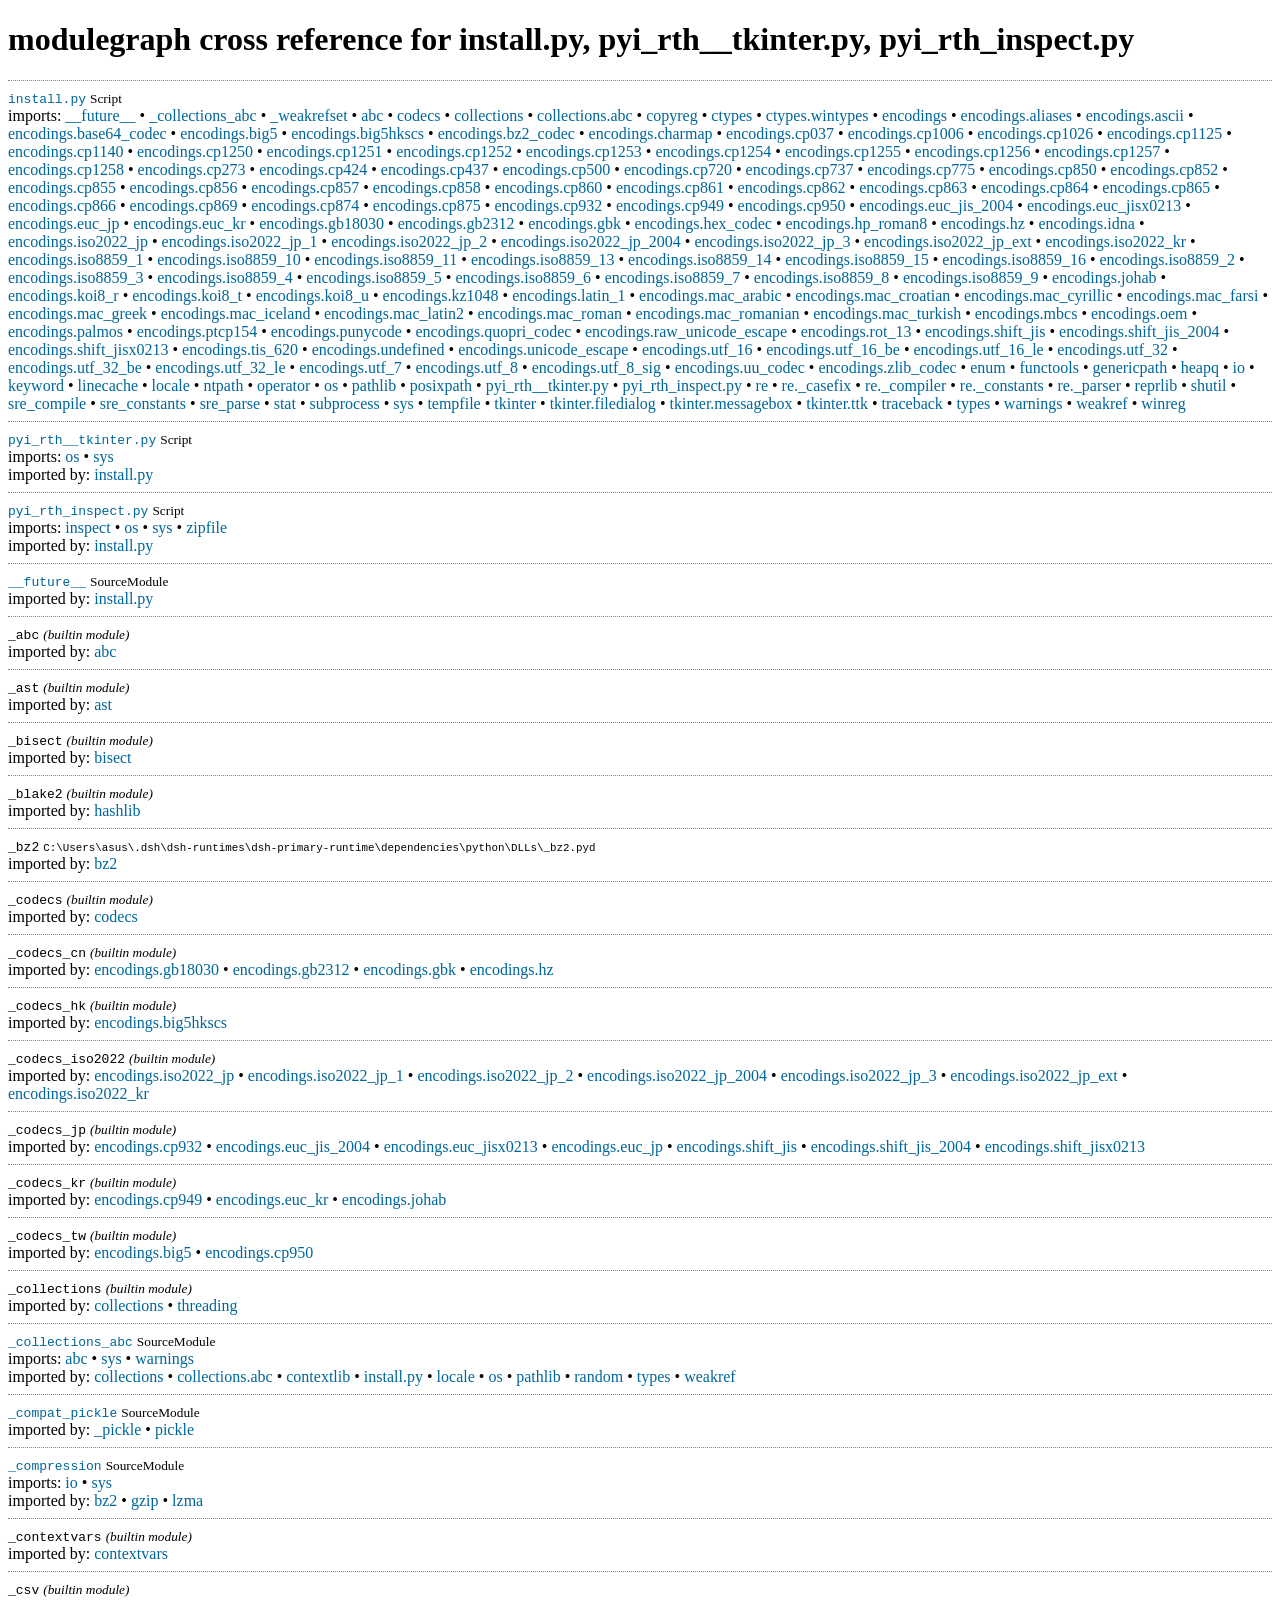
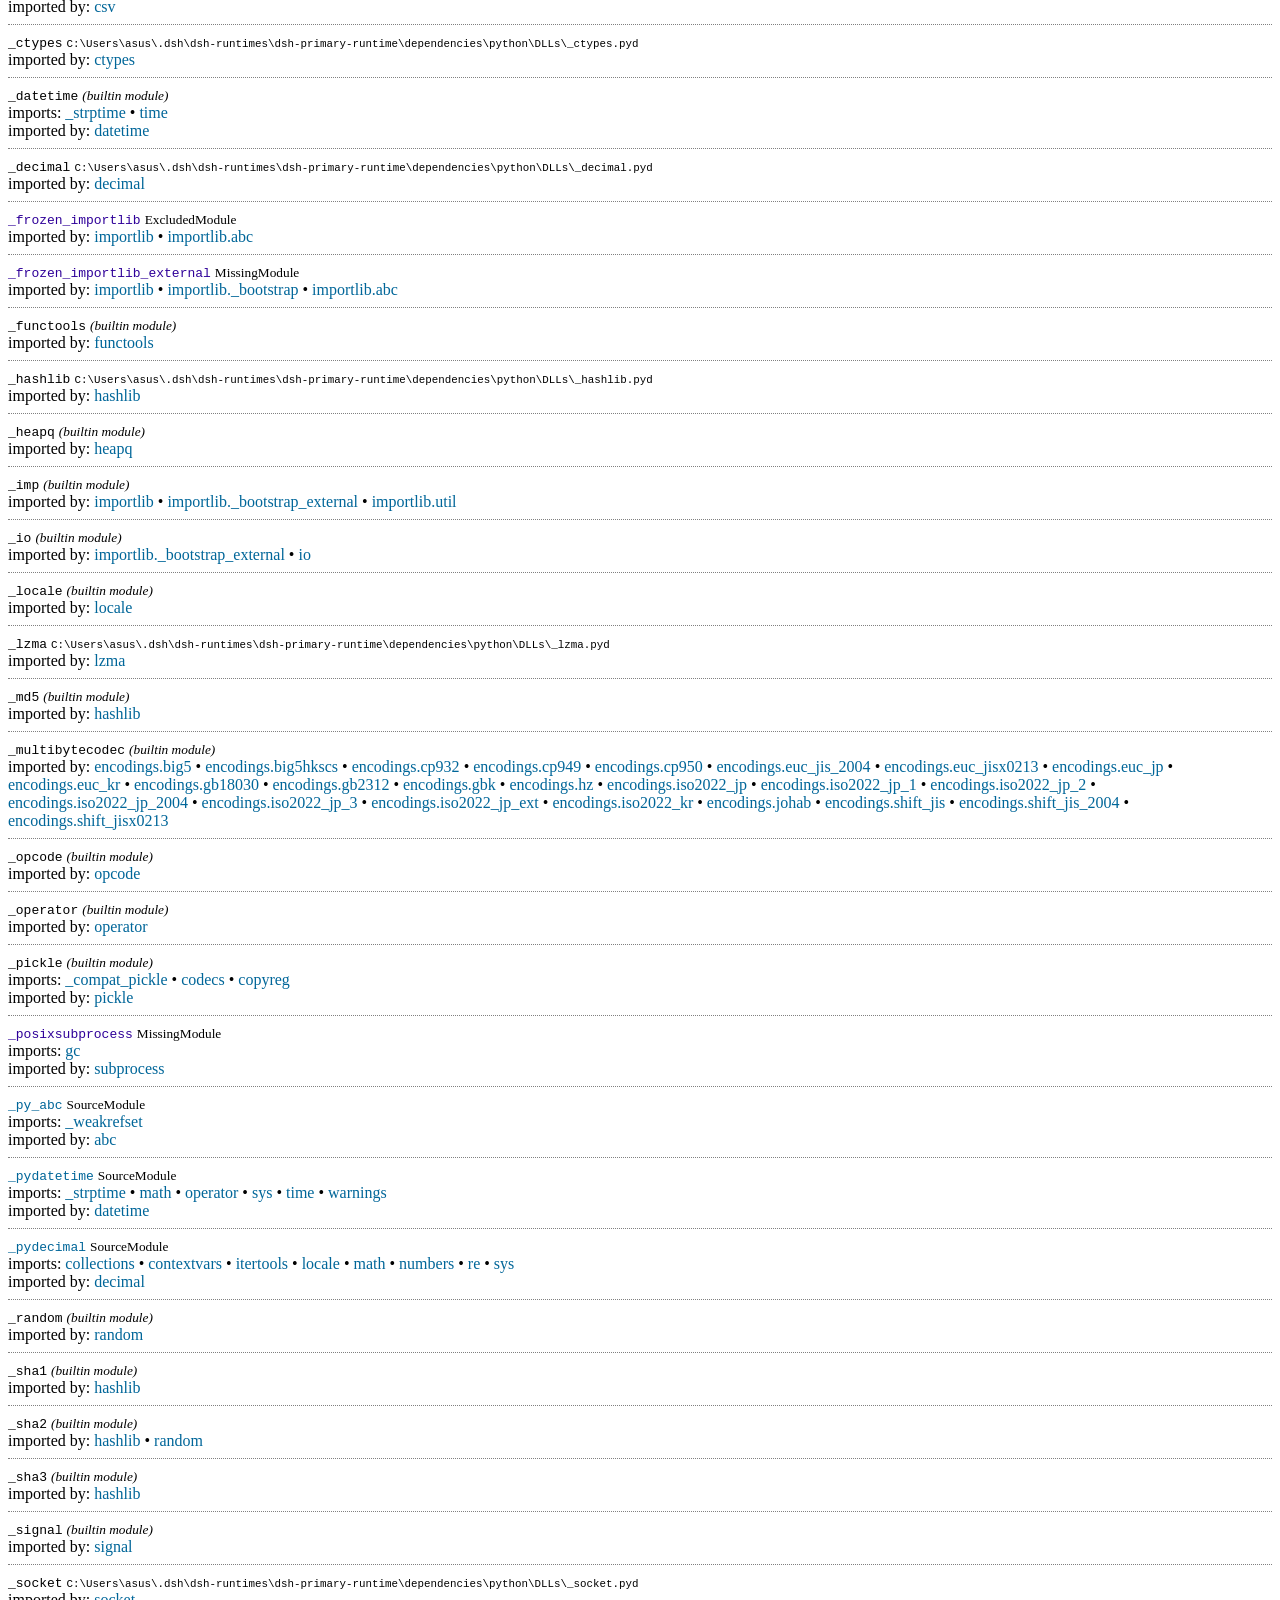
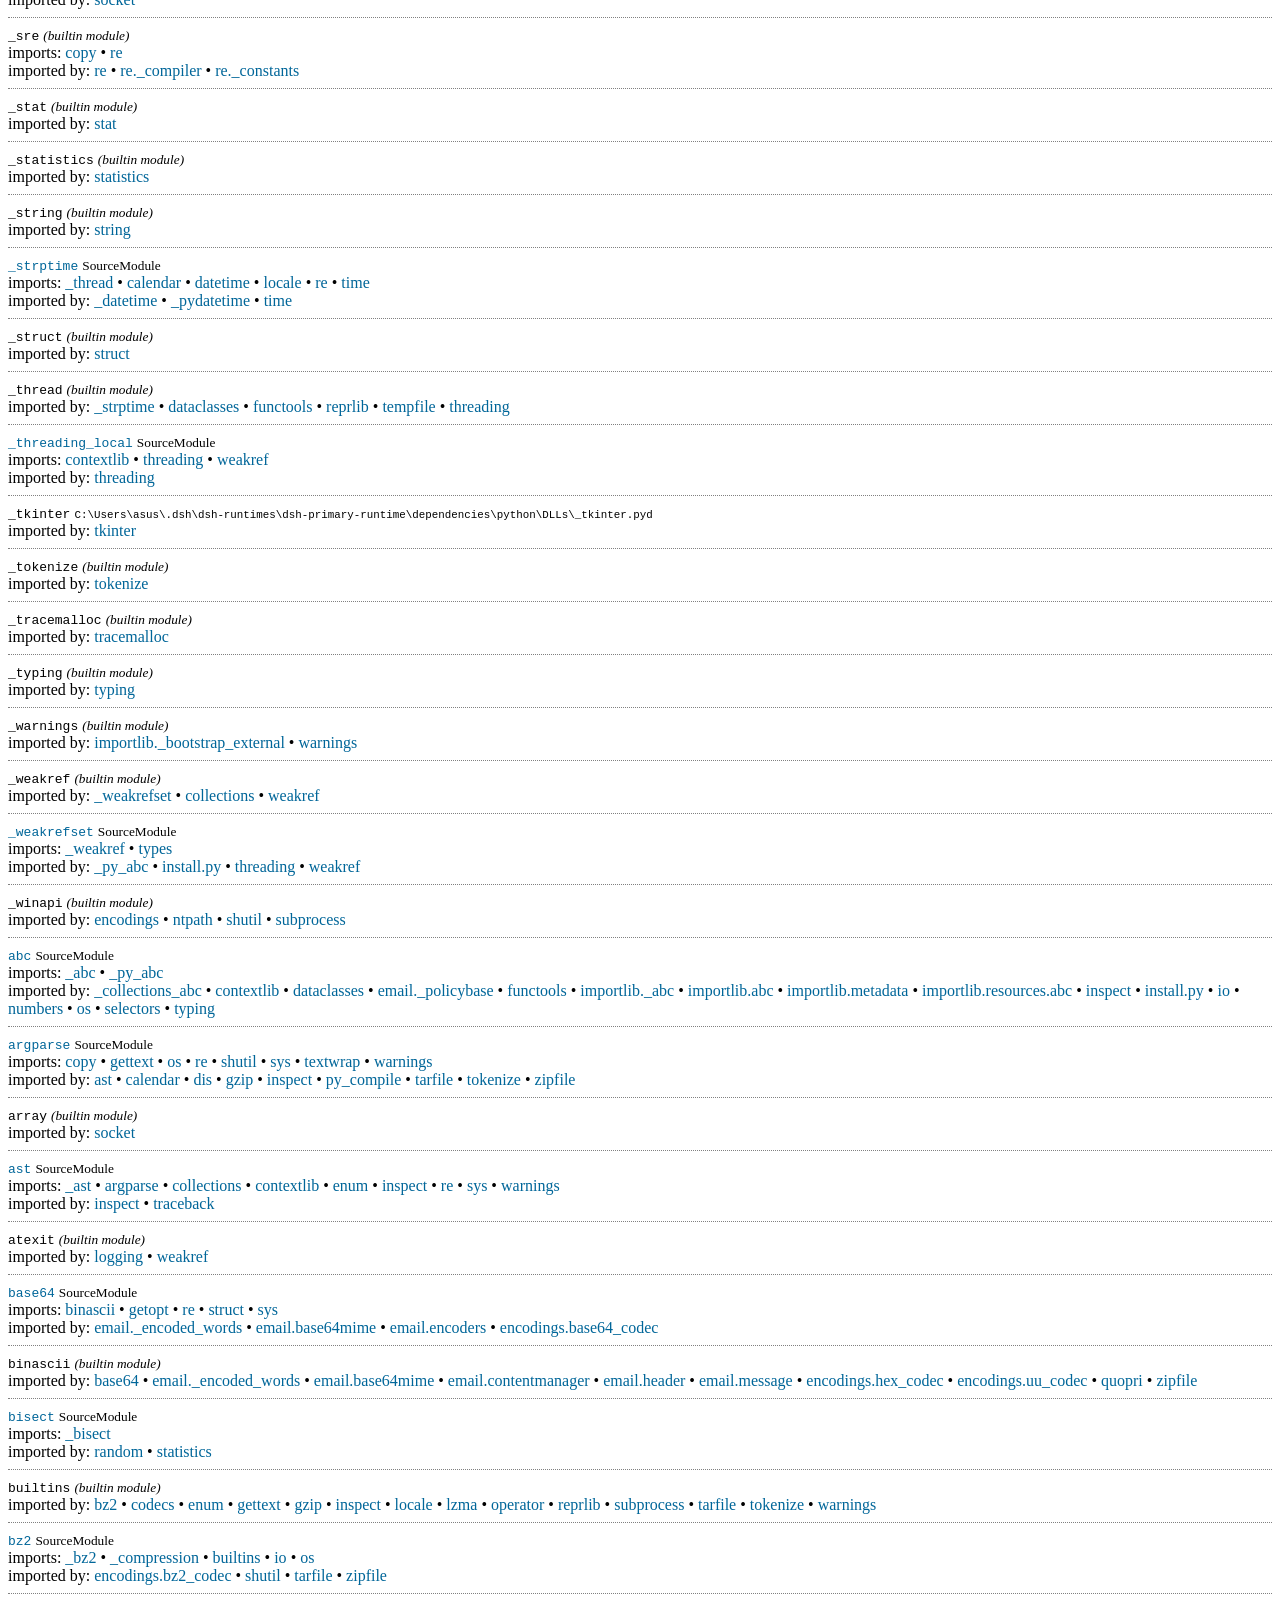
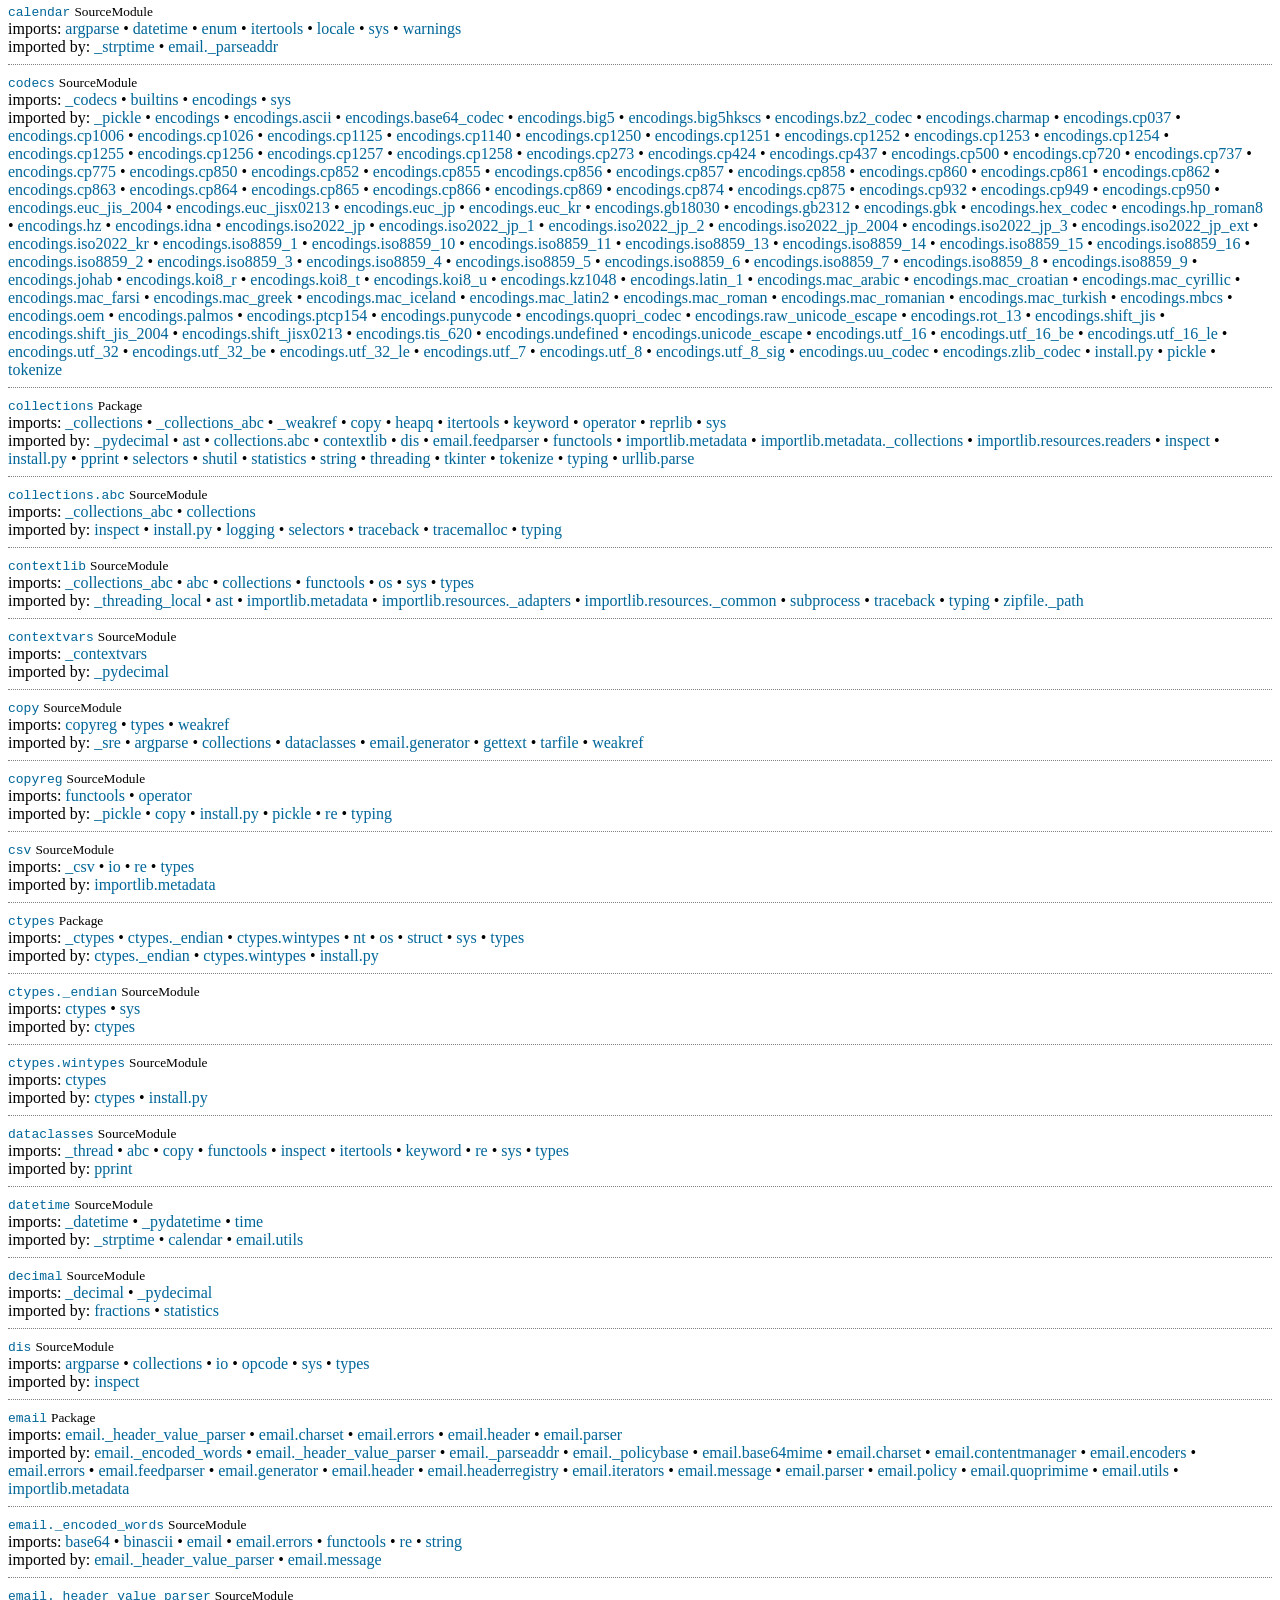
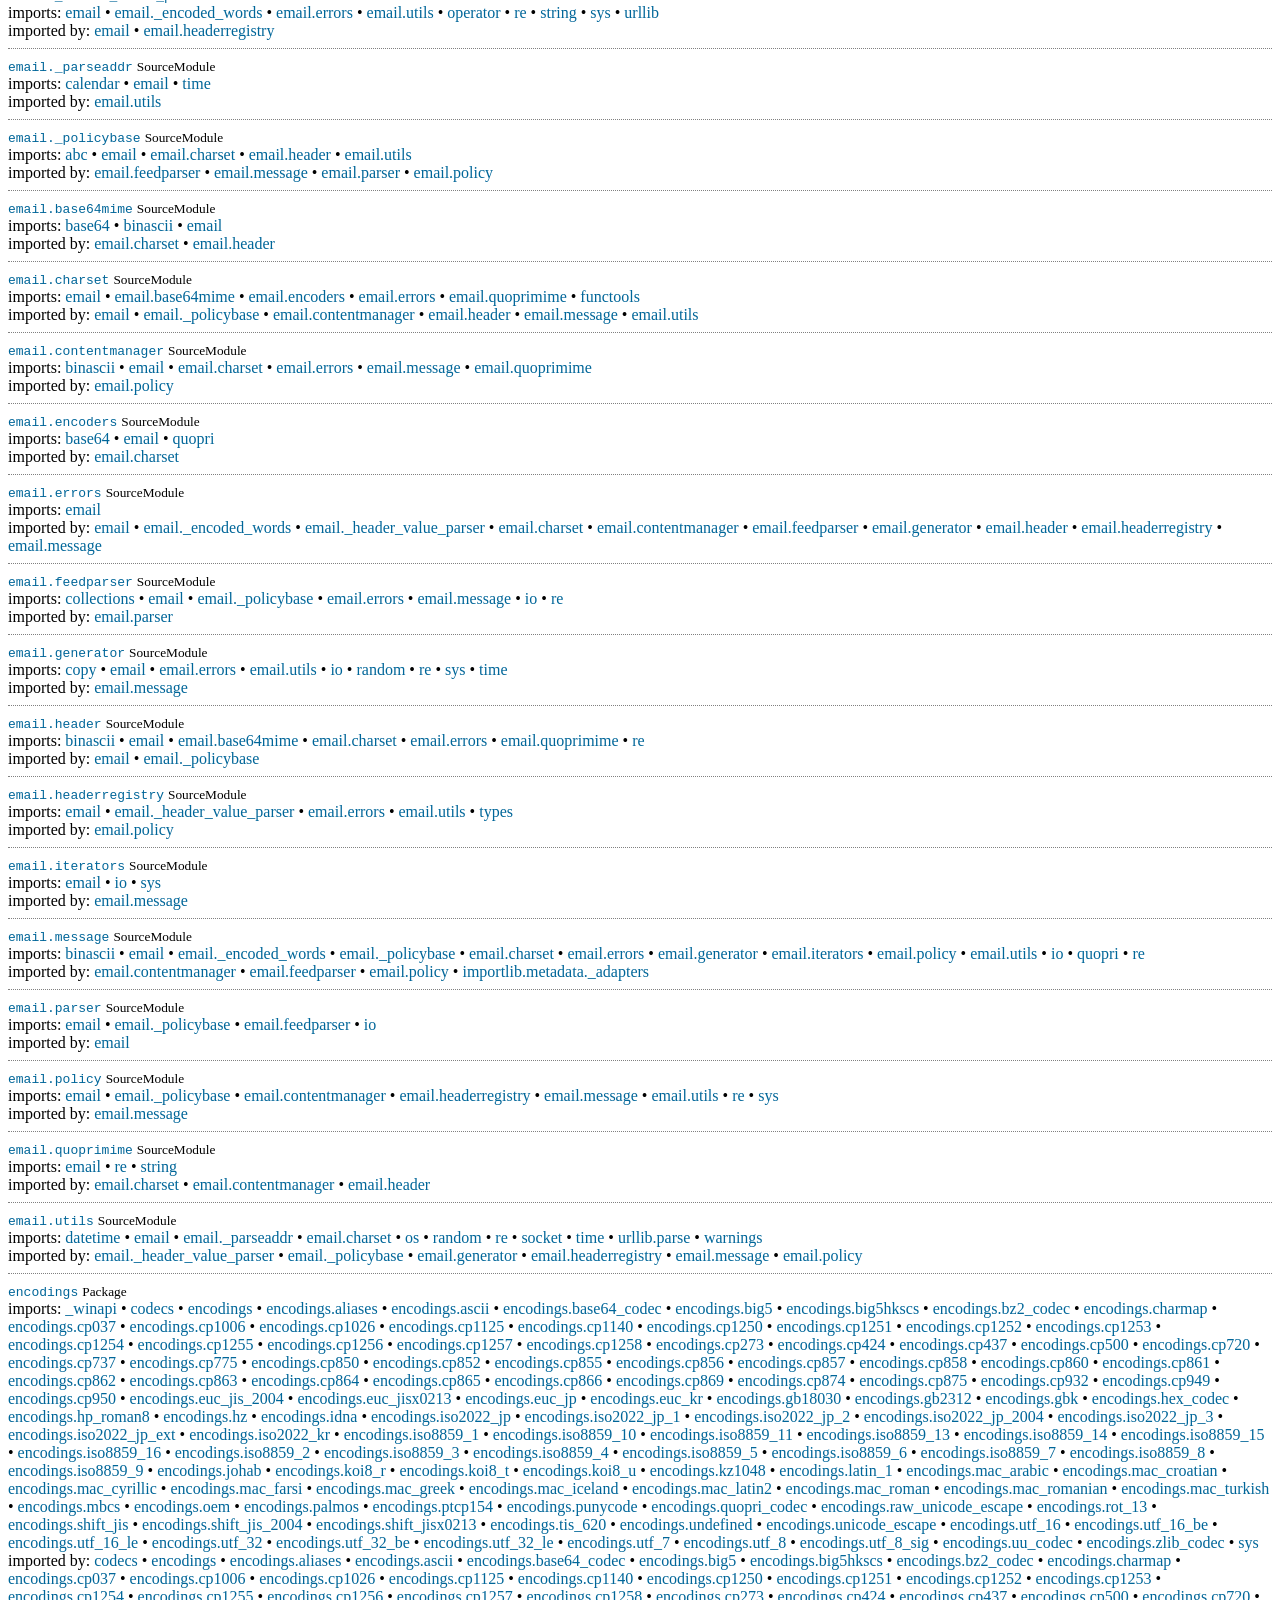
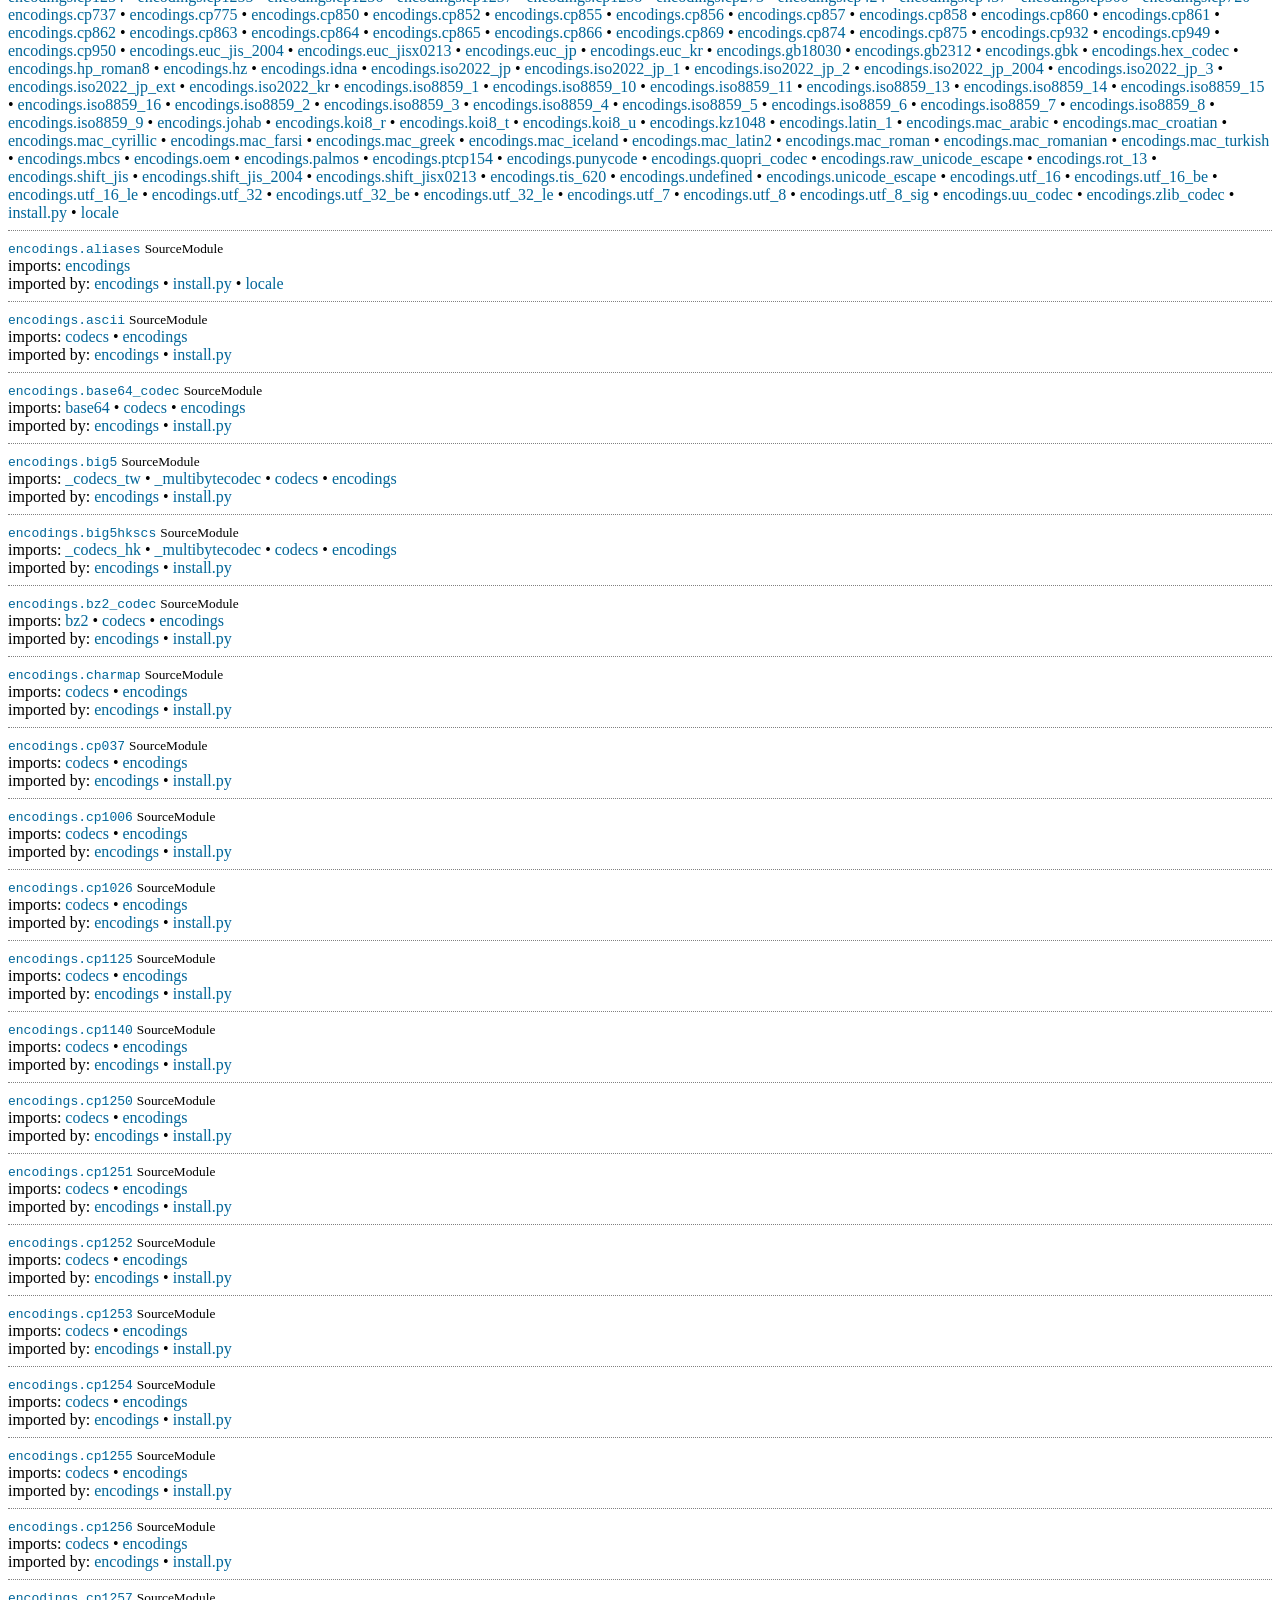
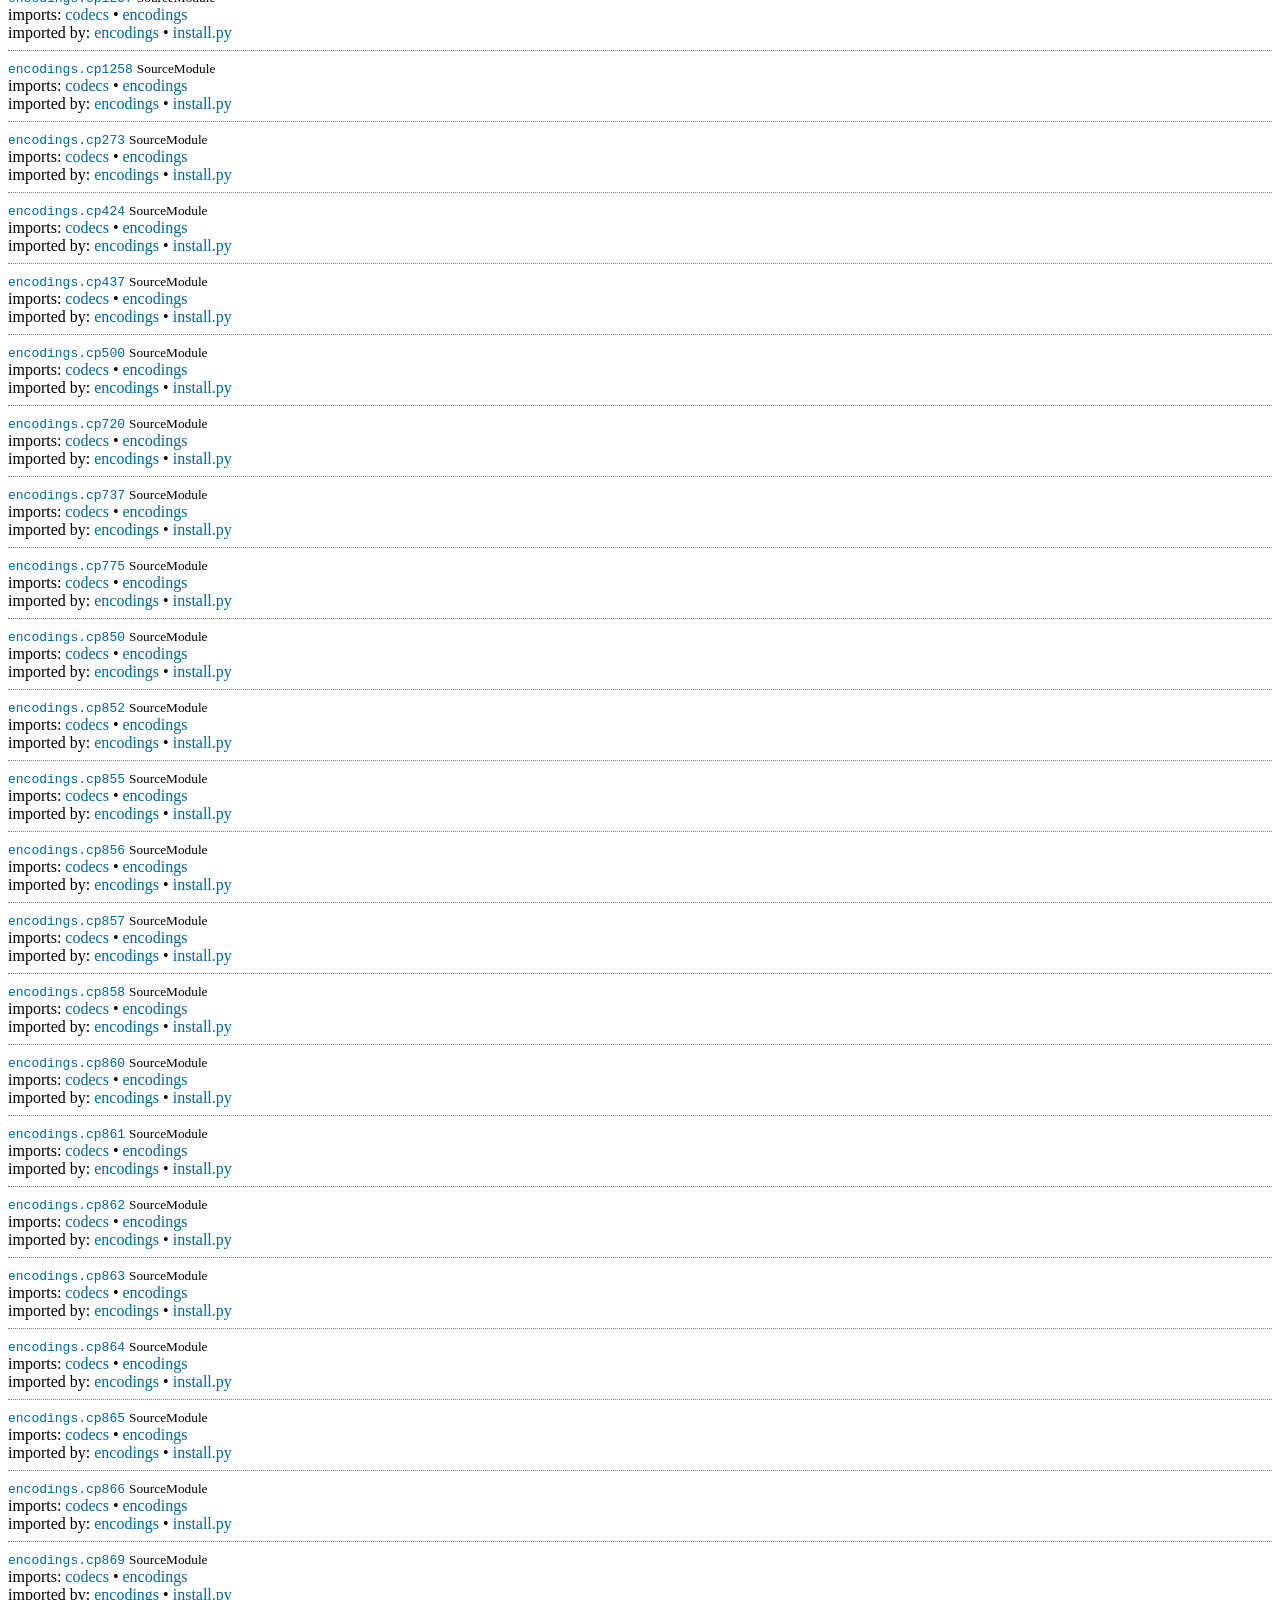
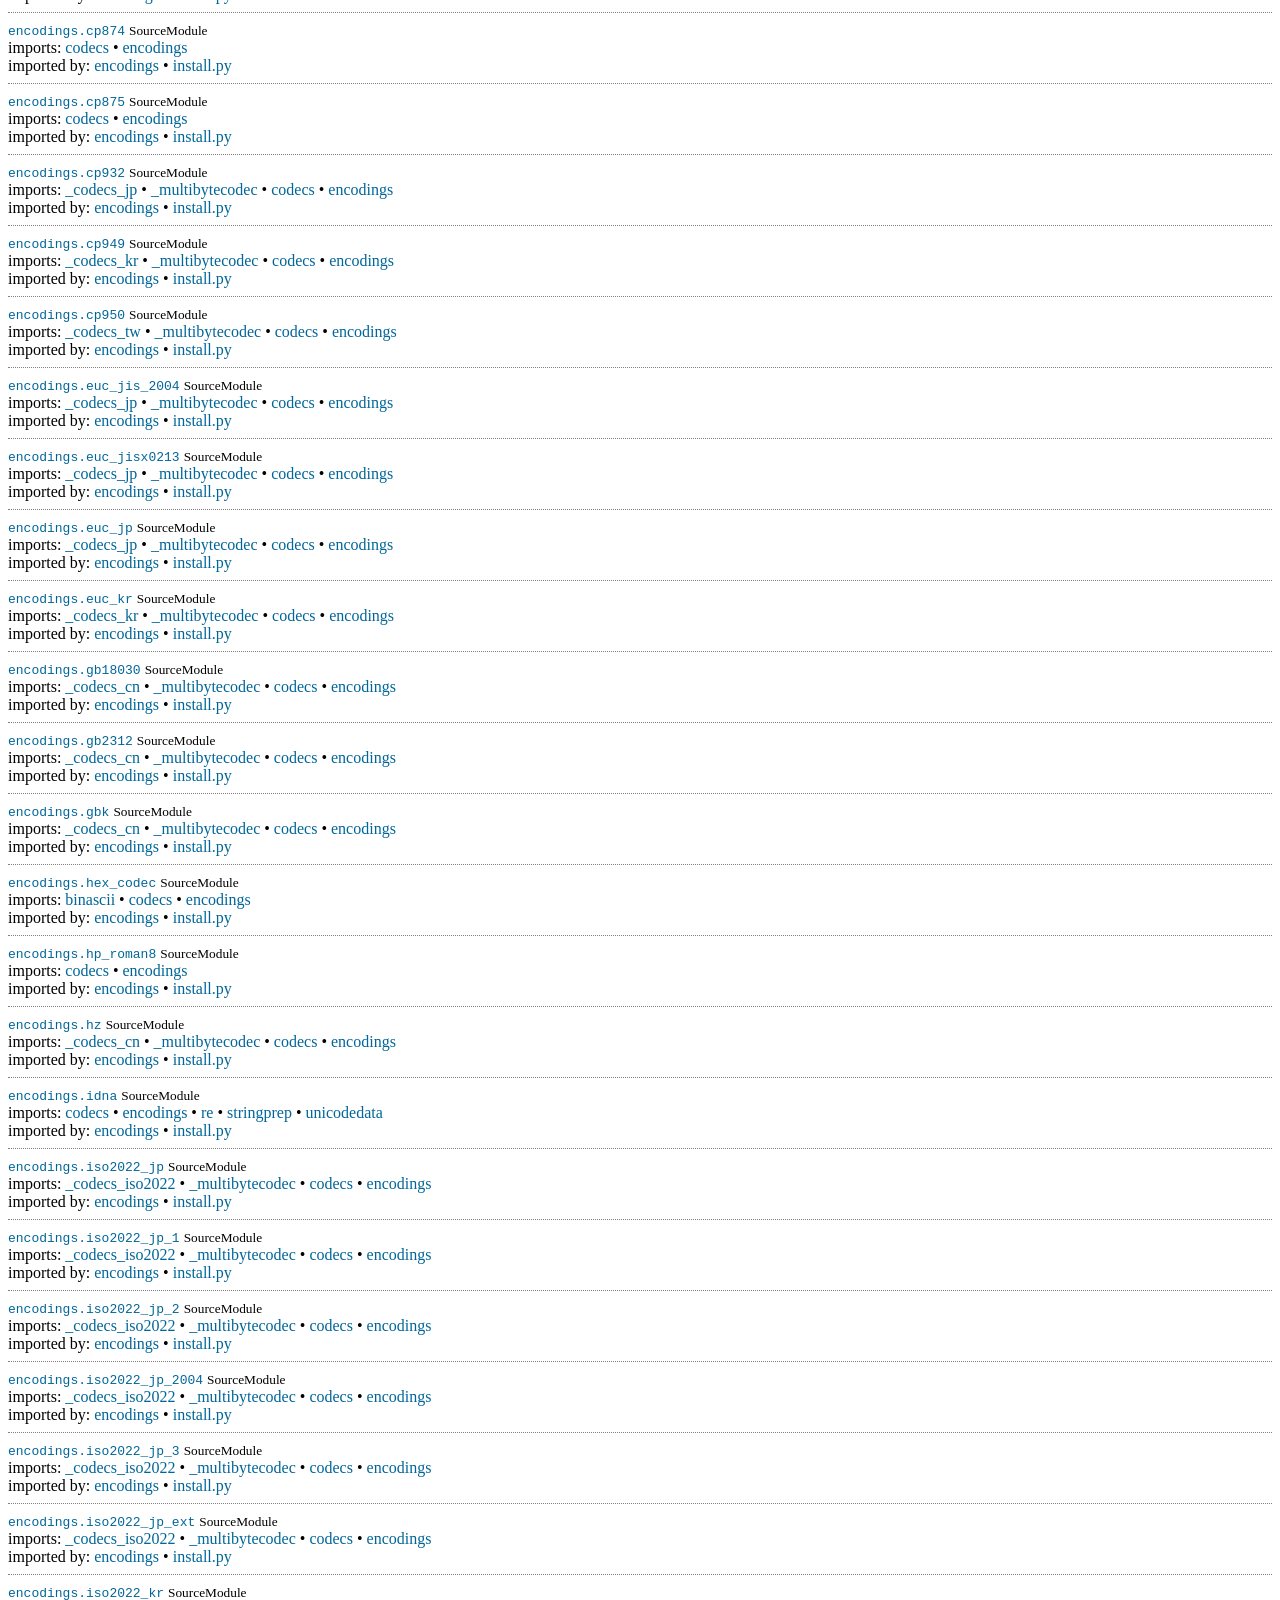
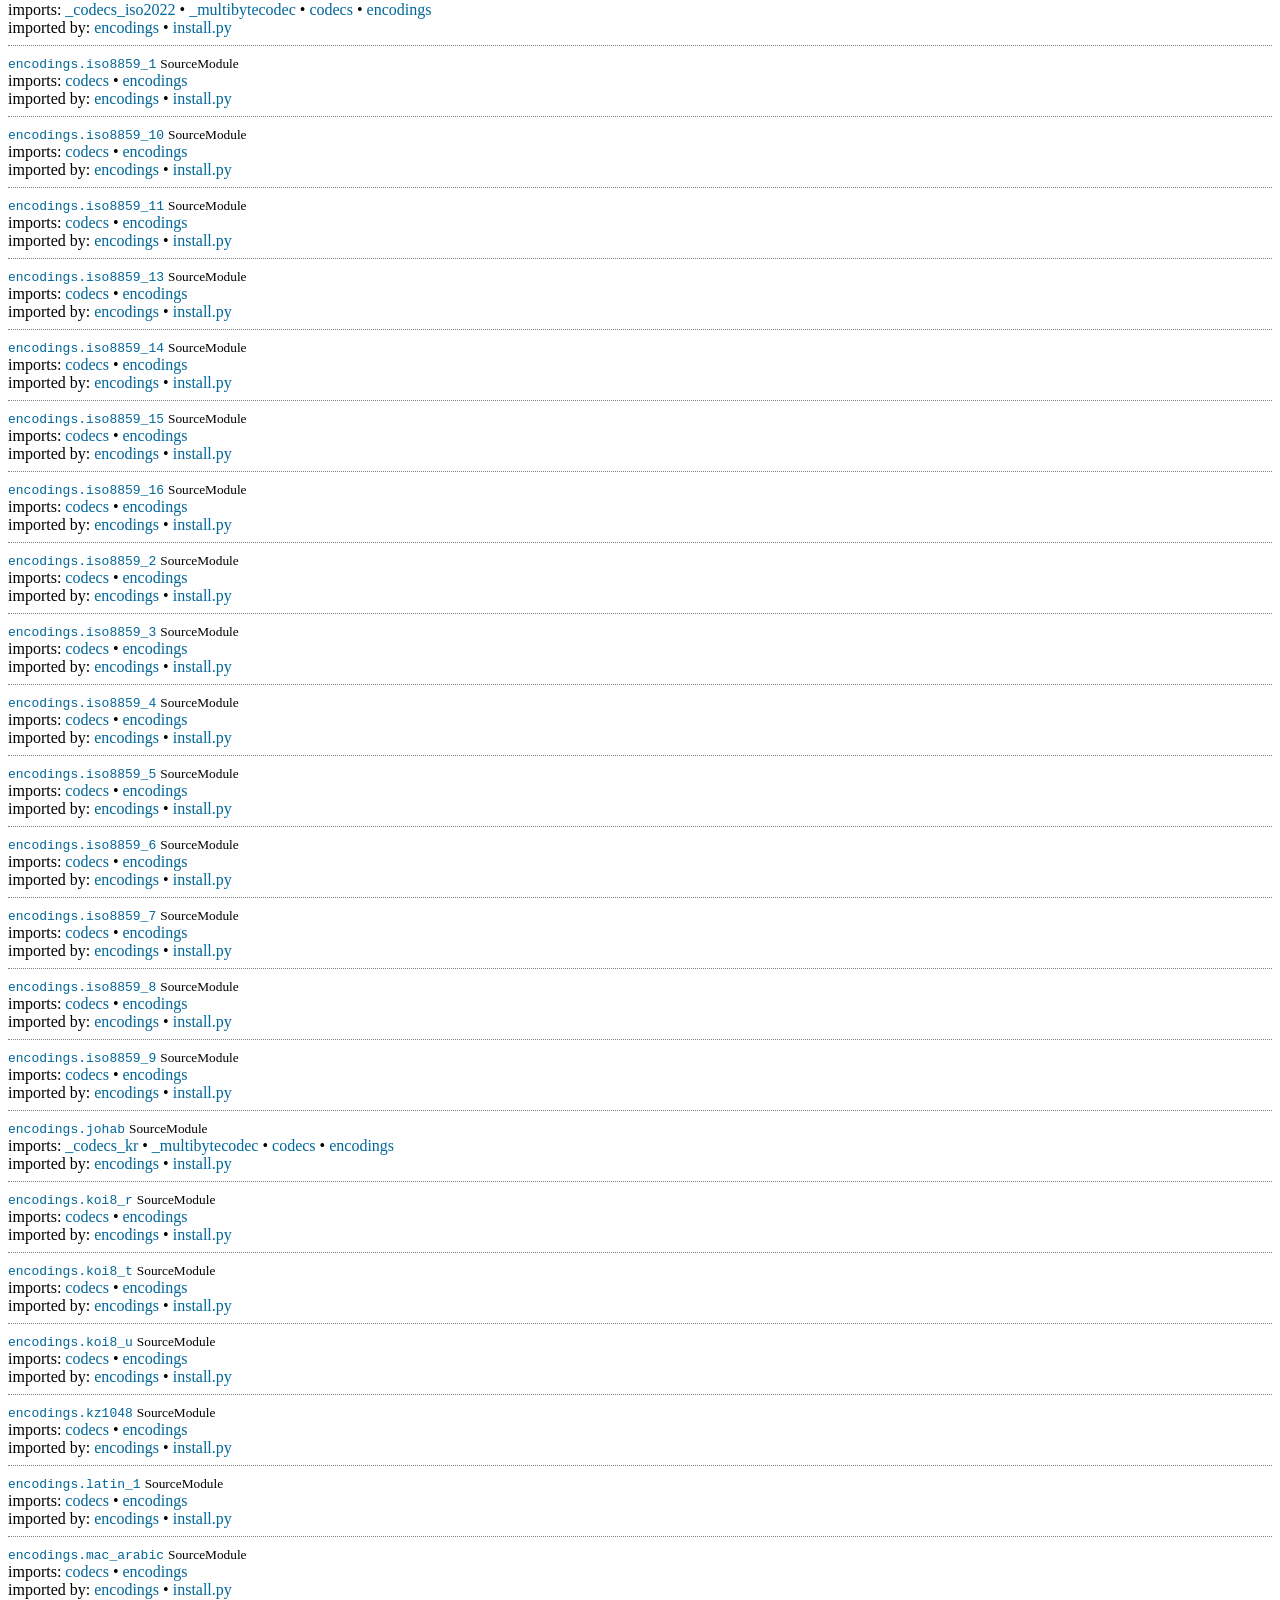
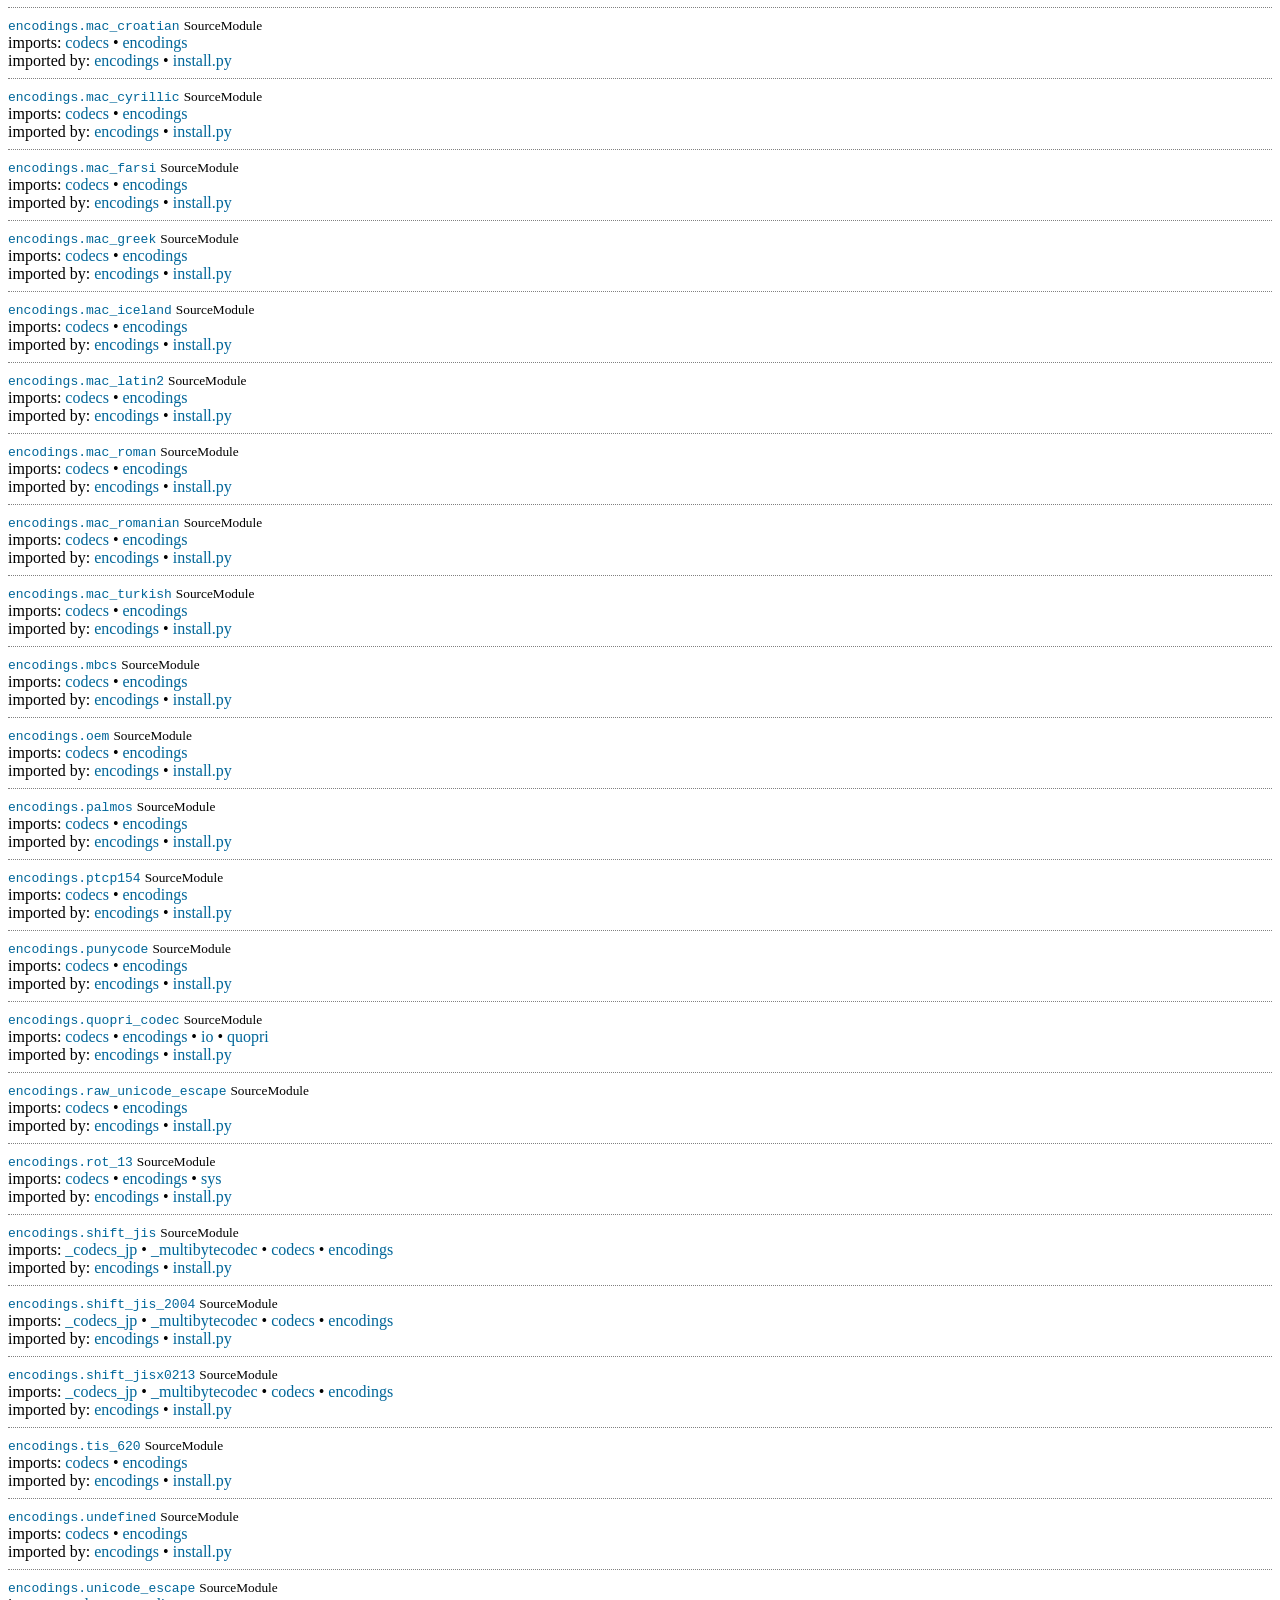
<file: build_setup_light/setup_light/xref-setup_light.html>
<!DOCTYPE html>
<html>
  <head>
    <meta charset="UTF-8">
    <title>modulegraph cross reference for install.py, pyi_rth__tkinter.py, pyi_rth_inspect.py</title>
    <style>
      .node { padding: 0.5em 0 0.5em; border-top: thin grey dotted; }
      .moduletype { font: smaller italic }
      .node a { text-decoration: none; color: #006699; }
      .node a:visited { text-decoration: none; color: #2f0099; }
    </style>
  </head>
  <body>
    <h1>modulegraph cross reference for install.py, pyi_rth__tkinter.py, pyi_rth_inspect.py</h1>

<div class="node">
  <a name="install.py"></a>
  <a target="code" href="///E:/yiuxi/StellarisModDoctor/installer/install.py" type="text/plain"><tt>install.py</tt></a>
<span class="moduletype">Script</span>  <div class="import">
imports:
    <a href="#__future__">__future__</a>
 &#8226;   <a href="#_collections_abc">_collections_abc</a>
 &#8226;   <a href="#_weakrefset">_weakrefset</a>
 &#8226;   <a href="#abc">abc</a>
 &#8226;   <a href="#codecs">codecs</a>
 &#8226;   <a href="#collections">collections</a>
 &#8226;   <a href="#collections.abc">collections.abc</a>
 &#8226;   <a href="#copyreg">copyreg</a>
 &#8226;   <a href="#ctypes">ctypes</a>
 &#8226;   <a href="#ctypes.wintypes">ctypes.wintypes</a>
 &#8226;   <a href="#encodings">encodings</a>
 &#8226;   <a href="#encodings.aliases">encodings.aliases</a>
 &#8226;   <a href="#encodings.ascii">encodings.ascii</a>
 &#8226;   <a href="#encodings.base64_codec">encodings.base64_codec</a>
 &#8226;   <a href="#encodings.big5">encodings.big5</a>
 &#8226;   <a href="#encodings.big5hkscs">encodings.big5hkscs</a>
 &#8226;   <a href="#encodings.bz2_codec">encodings.bz2_codec</a>
 &#8226;   <a href="#encodings.charmap">encodings.charmap</a>
 &#8226;   <a href="#encodings.cp037">encodings.cp037</a>
 &#8226;   <a href="#encodings.cp1006">encodings.cp1006</a>
 &#8226;   <a href="#encodings.cp1026">encodings.cp1026</a>
 &#8226;   <a href="#encodings.cp1125">encodings.cp1125</a>
 &#8226;   <a href="#encodings.cp1140">encodings.cp1140</a>
 &#8226;   <a href="#encodings.cp1250">encodings.cp1250</a>
 &#8226;   <a href="#encodings.cp1251">encodings.cp1251</a>
 &#8226;   <a href="#encodings.cp1252">encodings.cp1252</a>
 &#8226;   <a href="#encodings.cp1253">encodings.cp1253</a>
 &#8226;   <a href="#encodings.cp1254">encodings.cp1254</a>
 &#8226;   <a href="#encodings.cp1255">encodings.cp1255</a>
 &#8226;   <a href="#encodings.cp1256">encodings.cp1256</a>
 &#8226;   <a href="#encodings.cp1257">encodings.cp1257</a>
 &#8226;   <a href="#encodings.cp1258">encodings.cp1258</a>
 &#8226;   <a href="#encodings.cp273">encodings.cp273</a>
 &#8226;   <a href="#encodings.cp424">encodings.cp424</a>
 &#8226;   <a href="#encodings.cp437">encodings.cp437</a>
 &#8226;   <a href="#encodings.cp500">encodings.cp500</a>
 &#8226;   <a href="#encodings.cp720">encodings.cp720</a>
 &#8226;   <a href="#encodings.cp737">encodings.cp737</a>
 &#8226;   <a href="#encodings.cp775">encodings.cp775</a>
 &#8226;   <a href="#encodings.cp850">encodings.cp850</a>
 &#8226;   <a href="#encodings.cp852">encodings.cp852</a>
 &#8226;   <a href="#encodings.cp855">encodings.cp855</a>
 &#8226;   <a href="#encodings.cp856">encodings.cp856</a>
 &#8226;   <a href="#encodings.cp857">encodings.cp857</a>
 &#8226;   <a href="#encodings.cp858">encodings.cp858</a>
 &#8226;   <a href="#encodings.cp860">encodings.cp860</a>
 &#8226;   <a href="#encodings.cp861">encodings.cp861</a>
 &#8226;   <a href="#encodings.cp862">encodings.cp862</a>
 &#8226;   <a href="#encodings.cp863">encodings.cp863</a>
 &#8226;   <a href="#encodings.cp864">encodings.cp864</a>
 &#8226;   <a href="#encodings.cp865">encodings.cp865</a>
 &#8226;   <a href="#encodings.cp866">encodings.cp866</a>
 &#8226;   <a href="#encodings.cp869">encodings.cp869</a>
 &#8226;   <a href="#encodings.cp874">encodings.cp874</a>
 &#8226;   <a href="#encodings.cp875">encodings.cp875</a>
 &#8226;   <a href="#encodings.cp932">encodings.cp932</a>
 &#8226;   <a href="#encodings.cp949">encodings.cp949</a>
 &#8226;   <a href="#encodings.cp950">encodings.cp950</a>
 &#8226;   <a href="#encodings.euc_jis_2004">encodings.euc_jis_2004</a>
 &#8226;   <a href="#encodings.euc_jisx0213">encodings.euc_jisx0213</a>
 &#8226;   <a href="#encodings.euc_jp">encodings.euc_jp</a>
 &#8226;   <a href="#encodings.euc_kr">encodings.euc_kr</a>
 &#8226;   <a href="#encodings.gb18030">encodings.gb18030</a>
 &#8226;   <a href="#encodings.gb2312">encodings.gb2312</a>
 &#8226;   <a href="#encodings.gbk">encodings.gbk</a>
 &#8226;   <a href="#encodings.hex_codec">encodings.hex_codec</a>
 &#8226;   <a href="#encodings.hp_roman8">encodings.hp_roman8</a>
 &#8226;   <a href="#encodings.hz">encodings.hz</a>
 &#8226;   <a href="#encodings.idna">encodings.idna</a>
 &#8226;   <a href="#encodings.iso2022_jp">encodings.iso2022_jp</a>
 &#8226;   <a href="#encodings.iso2022_jp_1">encodings.iso2022_jp_1</a>
 &#8226;   <a href="#encodings.iso2022_jp_2">encodings.iso2022_jp_2</a>
 &#8226;   <a href="#encodings.iso2022_jp_2004">encodings.iso2022_jp_2004</a>
 &#8226;   <a href="#encodings.iso2022_jp_3">encodings.iso2022_jp_3</a>
 &#8226;   <a href="#encodings.iso2022_jp_ext">encodings.iso2022_jp_ext</a>
 &#8226;   <a href="#encodings.iso2022_kr">encodings.iso2022_kr</a>
 &#8226;   <a href="#encodings.iso8859_1">encodings.iso8859_1</a>
 &#8226;   <a href="#encodings.iso8859_10">encodings.iso8859_10</a>
 &#8226;   <a href="#encodings.iso8859_11">encodings.iso8859_11</a>
 &#8226;   <a href="#encodings.iso8859_13">encodings.iso8859_13</a>
 &#8226;   <a href="#encodings.iso8859_14">encodings.iso8859_14</a>
 &#8226;   <a href="#encodings.iso8859_15">encodings.iso8859_15</a>
 &#8226;   <a href="#encodings.iso8859_16">encodings.iso8859_16</a>
 &#8226;   <a href="#encodings.iso8859_2">encodings.iso8859_2</a>
 &#8226;   <a href="#encodings.iso8859_3">encodings.iso8859_3</a>
 &#8226;   <a href="#encodings.iso8859_4">encodings.iso8859_4</a>
 &#8226;   <a href="#encodings.iso8859_5">encodings.iso8859_5</a>
 &#8226;   <a href="#encodings.iso8859_6">encodings.iso8859_6</a>
 &#8226;   <a href="#encodings.iso8859_7">encodings.iso8859_7</a>
 &#8226;   <a href="#encodings.iso8859_8">encodings.iso8859_8</a>
 &#8226;   <a href="#encodings.iso8859_9">encodings.iso8859_9</a>
 &#8226;   <a href="#encodings.johab">encodings.johab</a>
 &#8226;   <a href="#encodings.koi8_r">encodings.koi8_r</a>
 &#8226;   <a href="#encodings.koi8_t">encodings.koi8_t</a>
 &#8226;   <a href="#encodings.koi8_u">encodings.koi8_u</a>
 &#8226;   <a href="#encodings.kz1048">encodings.kz1048</a>
 &#8226;   <a href="#encodings.latin_1">encodings.latin_1</a>
 &#8226;   <a href="#encodings.mac_arabic">encodings.mac_arabic</a>
 &#8226;   <a href="#encodings.mac_croatian">encodings.mac_croatian</a>
 &#8226;   <a href="#encodings.mac_cyrillic">encodings.mac_cyrillic</a>
 &#8226;   <a href="#encodings.mac_farsi">encodings.mac_farsi</a>
 &#8226;   <a href="#encodings.mac_greek">encodings.mac_greek</a>
 &#8226;   <a href="#encodings.mac_iceland">encodings.mac_iceland</a>
 &#8226;   <a href="#encodings.mac_latin2">encodings.mac_latin2</a>
 &#8226;   <a href="#encodings.mac_roman">encodings.mac_roman</a>
 &#8226;   <a href="#encodings.mac_romanian">encodings.mac_romanian</a>
 &#8226;   <a href="#encodings.mac_turkish">encodings.mac_turkish</a>
 &#8226;   <a href="#encodings.mbcs">encodings.mbcs</a>
 &#8226;   <a href="#encodings.oem">encodings.oem</a>
 &#8226;   <a href="#encodings.palmos">encodings.palmos</a>
 &#8226;   <a href="#encodings.ptcp154">encodings.ptcp154</a>
 &#8226;   <a href="#encodings.punycode">encodings.punycode</a>
 &#8226;   <a href="#encodings.quopri_codec">encodings.quopri_codec</a>
 &#8226;   <a href="#encodings.raw_unicode_escape">encodings.raw_unicode_escape</a>
 &#8226;   <a href="#encodings.rot_13">encodings.rot_13</a>
 &#8226;   <a href="#encodings.shift_jis">encodings.shift_jis</a>
 &#8226;   <a href="#encodings.shift_jis_2004">encodings.shift_jis_2004</a>
 &#8226;   <a href="#encodings.shift_jisx0213">encodings.shift_jisx0213</a>
 &#8226;   <a href="#encodings.tis_620">encodings.tis_620</a>
 &#8226;   <a href="#encodings.undefined">encodings.undefined</a>
 &#8226;   <a href="#encodings.unicode_escape">encodings.unicode_escape</a>
 &#8226;   <a href="#encodings.utf_16">encodings.utf_16</a>
 &#8226;   <a href="#encodings.utf_16_be">encodings.utf_16_be</a>
 &#8226;   <a href="#encodings.utf_16_le">encodings.utf_16_le</a>
 &#8226;   <a href="#encodings.utf_32">encodings.utf_32</a>
 &#8226;   <a href="#encodings.utf_32_be">encodings.utf_32_be</a>
 &#8226;   <a href="#encodings.utf_32_le">encodings.utf_32_le</a>
 &#8226;   <a href="#encodings.utf_7">encodings.utf_7</a>
 &#8226;   <a href="#encodings.utf_8">encodings.utf_8</a>
 &#8226;   <a href="#encodings.utf_8_sig">encodings.utf_8_sig</a>
 &#8226;   <a href="#encodings.uu_codec">encodings.uu_codec</a>
 &#8226;   <a href="#encodings.zlib_codec">encodings.zlib_codec</a>
 &#8226;   <a href="#enum">enum</a>
 &#8226;   <a href="#functools">functools</a>
 &#8226;   <a href="#genericpath">genericpath</a>
 &#8226;   <a href="#heapq">heapq</a>
 &#8226;   <a href="#io">io</a>
 &#8226;   <a href="#keyword">keyword</a>
 &#8226;   <a href="#linecache">linecache</a>
 &#8226;   <a href="#locale">locale</a>
 &#8226;   <a href="#ntpath">ntpath</a>
 &#8226;   <a href="#operator">operator</a>
 &#8226;   <a href="#os">os</a>
 &#8226;   <a href="#pathlib">pathlib</a>
 &#8226;   <a href="#posixpath">posixpath</a>
 &#8226;   <a href="#pyi_rth__tkinter.py">pyi_rth__tkinter.py</a>
 &#8226;   <a href="#pyi_rth_inspect.py">pyi_rth_inspect.py</a>
 &#8226;   <a href="#re">re</a>
 &#8226;   <a href="#re._casefix">re._casefix</a>
 &#8226;   <a href="#re._compiler">re._compiler</a>
 &#8226;   <a href="#re._constants">re._constants</a>
 &#8226;   <a href="#re._parser">re._parser</a>
 &#8226;   <a href="#reprlib">reprlib</a>
 &#8226;   <a href="#shutil">shutil</a>
 &#8226;   <a href="#sre_compile">sre_compile</a>
 &#8226;   <a href="#sre_constants">sre_constants</a>
 &#8226;   <a href="#sre_parse">sre_parse</a>
 &#8226;   <a href="#stat">stat</a>
 &#8226;   <a href="#subprocess">subprocess</a>
 &#8226;   <a href="#sys">sys</a>
 &#8226;   <a href="#tempfile">tempfile</a>
 &#8226;   <a href="#tkinter">tkinter</a>
 &#8226;   <a href="#tkinter.filedialog">tkinter.filedialog</a>
 &#8226;   <a href="#tkinter.messagebox">tkinter.messagebox</a>
 &#8226;   <a href="#tkinter.ttk">tkinter.ttk</a>
 &#8226;   <a href="#traceback">traceback</a>
 &#8226;   <a href="#types">types</a>
 &#8226;   <a href="#warnings">warnings</a>
 &#8226;   <a href="#weakref">weakref</a>
 &#8226;   <a href="#winreg">winreg</a>

  </div>

</div>

<div class="node">
  <a name="pyi_rth__tkinter.py"></a>
  <a target="code" href="///E:/yiuxi/StellarisModDoctor/.venv/Lib/site-packages/PyInstaller/hooks/rthooks/pyi_rth__tkinter.py" type="text/plain"><tt>pyi_rth__tkinter.py</tt></a>
<span class="moduletype">Script</span>  <div class="import">
imports:
    <a href="#os">os</a>
 &#8226;   <a href="#sys">sys</a>

  </div>
  <div class="import">
imported by:
    <a href="#install.py">install.py</a>

  </div>

</div>

<div class="node">
  <a name="pyi_rth_inspect.py"></a>
  <a target="code" href="///E:/yiuxi/StellarisModDoctor/.venv/Lib/site-packages/PyInstaller/hooks/rthooks/pyi_rth_inspect.py" type="text/plain"><tt>pyi_rth_inspect.py</tt></a>
<span class="moduletype">Script</span>  <div class="import">
imports:
    <a href="#inspect">inspect</a>
 &#8226;   <a href="#os">os</a>
 &#8226;   <a href="#sys">sys</a>
 &#8226;   <a href="#zipfile">zipfile</a>

  </div>
  <div class="import">
imported by:
    <a href="#install.py">install.py</a>

  </div>

</div>

<div class="node">
  <a name="__future__"></a>
  <a target="code" href="///C:/Users/asus/.dsh/dsh-runtimes/dsh-primary-runtime/dependencies/python/Lib/__future__.py" type="text/plain"><tt>__future__</tt></a>
<span class="moduletype">SourceModule</span>  <div class="import">
imported by:
    <a href="#install.py">install.py</a>

  </div>

</div>

<div class="node">
  <a name="_abc"></a>
  <tt>_abc</tt> <span class="moduletype"><i>(builtin module)</i></span>  <div class="import">
imported by:
    <a href="#abc">abc</a>

  </div>

</div>

<div class="node">
  <a name="_ast"></a>
  <tt>_ast</tt> <span class="moduletype"><i>(builtin module)</i></span>  <div class="import">
imported by:
    <a href="#ast">ast</a>

  </div>

</div>

<div class="node">
  <a name="_bisect"></a>
  <tt>_bisect</tt> <span class="moduletype"><i>(builtin module)</i></span>  <div class="import">
imported by:
    <a href="#bisect">bisect</a>

  </div>

</div>

<div class="node">
  <a name="_blake2"></a>
  <tt>_blake2</tt> <span class="moduletype"><i>(builtin module)</i></span>  <div class="import">
imported by:
    <a href="#hashlib">hashlib</a>

  </div>

</div>

<div class="node">
  <a name="_bz2"></a>
  <tt>_bz2</tt> <span class="moduletype"><tt>C:\Users\asus\.dsh\dsh-runtimes\dsh-primary-runtime\dependencies\python\DLLs\_bz2.pyd</tt></span>  <div class="import">
imported by:
    <a href="#bz2">bz2</a>

  </div>

</div>

<div class="node">
  <a name="_codecs"></a>
  <tt>_codecs</tt> <span class="moduletype"><i>(builtin module)</i></span>  <div class="import">
imported by:
    <a href="#codecs">codecs</a>

  </div>

</div>

<div class="node">
  <a name="_codecs_cn"></a>
  <tt>_codecs_cn</tt> <span class="moduletype"><i>(builtin module)</i></span>  <div class="import">
imported by:
    <a href="#encodings.gb18030">encodings.gb18030</a>
 &#8226;   <a href="#encodings.gb2312">encodings.gb2312</a>
 &#8226;   <a href="#encodings.gbk">encodings.gbk</a>
 &#8226;   <a href="#encodings.hz">encodings.hz</a>

  </div>

</div>

<div class="node">
  <a name="_codecs_hk"></a>
  <tt>_codecs_hk</tt> <span class="moduletype"><i>(builtin module)</i></span>  <div class="import">
imported by:
    <a href="#encodings.big5hkscs">encodings.big5hkscs</a>

  </div>

</div>

<div class="node">
  <a name="_codecs_iso2022"></a>
  <tt>_codecs_iso2022</tt> <span class="moduletype"><i>(builtin module)</i></span>  <div class="import">
imported by:
    <a href="#encodings.iso2022_jp">encodings.iso2022_jp</a>
 &#8226;   <a href="#encodings.iso2022_jp_1">encodings.iso2022_jp_1</a>
 &#8226;   <a href="#encodings.iso2022_jp_2">encodings.iso2022_jp_2</a>
 &#8226;   <a href="#encodings.iso2022_jp_2004">encodings.iso2022_jp_2004</a>
 &#8226;   <a href="#encodings.iso2022_jp_3">encodings.iso2022_jp_3</a>
 &#8226;   <a href="#encodings.iso2022_jp_ext">encodings.iso2022_jp_ext</a>
 &#8226;   <a href="#encodings.iso2022_kr">encodings.iso2022_kr</a>

  </div>

</div>

<div class="node">
  <a name="_codecs_jp"></a>
  <tt>_codecs_jp</tt> <span class="moduletype"><i>(builtin module)</i></span>  <div class="import">
imported by:
    <a href="#encodings.cp932">encodings.cp932</a>
 &#8226;   <a href="#encodings.euc_jis_2004">encodings.euc_jis_2004</a>
 &#8226;   <a href="#encodings.euc_jisx0213">encodings.euc_jisx0213</a>
 &#8226;   <a href="#encodings.euc_jp">encodings.euc_jp</a>
 &#8226;   <a href="#encodings.shift_jis">encodings.shift_jis</a>
 &#8226;   <a href="#encodings.shift_jis_2004">encodings.shift_jis_2004</a>
 &#8226;   <a href="#encodings.shift_jisx0213">encodings.shift_jisx0213</a>

  </div>

</div>

<div class="node">
  <a name="_codecs_kr"></a>
  <tt>_codecs_kr</tt> <span class="moduletype"><i>(builtin module)</i></span>  <div class="import">
imported by:
    <a href="#encodings.cp949">encodings.cp949</a>
 &#8226;   <a href="#encodings.euc_kr">encodings.euc_kr</a>
 &#8226;   <a href="#encodings.johab">encodings.johab</a>

  </div>

</div>

<div class="node">
  <a name="_codecs_tw"></a>
  <tt>_codecs_tw</tt> <span class="moduletype"><i>(builtin module)</i></span>  <div class="import">
imported by:
    <a href="#encodings.big5">encodings.big5</a>
 &#8226;   <a href="#encodings.cp950">encodings.cp950</a>

  </div>

</div>

<div class="node">
  <a name="_collections"></a>
  <tt>_collections</tt> <span class="moduletype"><i>(builtin module)</i></span>  <div class="import">
imported by:
    <a href="#collections">collections</a>
 &#8226;   <a href="#threading">threading</a>

  </div>

</div>

<div class="node">
  <a name="_collections_abc"></a>
  <a target="code" href="///C:/Users/asus/.dsh/dsh-runtimes/dsh-primary-runtime/dependencies/python/Lib/_collections_abc.py" type="text/plain"><tt>_collections_abc</tt></a>
<span class="moduletype">SourceModule</span>  <div class="import">
imports:
    <a href="#abc">abc</a>
 &#8226;   <a href="#sys">sys</a>
 &#8226;   <a href="#warnings">warnings</a>

  </div>
  <div class="import">
imported by:
    <a href="#collections">collections</a>
 &#8226;   <a href="#collections.abc">collections.abc</a>
 &#8226;   <a href="#contextlib">contextlib</a>
 &#8226;   <a href="#install.py">install.py</a>
 &#8226;   <a href="#locale">locale</a>
 &#8226;   <a href="#os">os</a>
 &#8226;   <a href="#pathlib">pathlib</a>
 &#8226;   <a href="#random">random</a>
 &#8226;   <a href="#types">types</a>
 &#8226;   <a href="#weakref">weakref</a>

  </div>

</div>

<div class="node">
  <a name="_compat_pickle"></a>
  <a target="code" href="///C:/Users/asus/.dsh/dsh-runtimes/dsh-primary-runtime/dependencies/python/Lib/_compat_pickle.py" type="text/plain"><tt>_compat_pickle</tt></a>
<span class="moduletype">SourceModule</span>  <div class="import">
imported by:
    <a href="#_pickle">_pickle</a>
 &#8226;   <a href="#pickle">pickle</a>

  </div>

</div>

<div class="node">
  <a name="_compression"></a>
  <a target="code" href="///C:/Users/asus/.dsh/dsh-runtimes/dsh-primary-runtime/dependencies/python/Lib/_compression.py" type="text/plain"><tt>_compression</tt></a>
<span class="moduletype">SourceModule</span>  <div class="import">
imports:
    <a href="#io">io</a>
 &#8226;   <a href="#sys">sys</a>

  </div>
  <div class="import">
imported by:
    <a href="#bz2">bz2</a>
 &#8226;   <a href="#gzip">gzip</a>
 &#8226;   <a href="#lzma">lzma</a>

  </div>

</div>

<div class="node">
  <a name="_contextvars"></a>
  <tt>_contextvars</tt> <span class="moduletype"><i>(builtin module)</i></span>  <div class="import">
imported by:
    <a href="#contextvars">contextvars</a>

  </div>

</div>

<div class="node">
  <a name="_csv"></a>
  <tt>_csv</tt> <span class="moduletype"><i>(builtin module)</i></span>  <div class="import">
imported by:
    <a href="#csv">csv</a>

  </div>

</div>

<div class="node">
  <a name="_ctypes"></a>
  <tt>_ctypes</tt> <span class="moduletype"><tt>C:\Users\asus\.dsh\dsh-runtimes\dsh-primary-runtime\dependencies\python\DLLs\_ctypes.pyd</tt></span>  <div class="import">
imported by:
    <a href="#ctypes">ctypes</a>

  </div>

</div>

<div class="node">
  <a name="_datetime"></a>
  <tt>_datetime</tt> <span class="moduletype"><i>(builtin module)</i></span>  <div class="import">
imports:
    <a href="#_strptime">_strptime</a>
 &#8226;   <a href="#time">time</a>

  </div>
  <div class="import">
imported by:
    <a href="#datetime">datetime</a>

  </div>

</div>

<div class="node">
  <a name="_decimal"></a>
  <tt>_decimal</tt> <span class="moduletype"><tt>C:\Users\asus\.dsh\dsh-runtimes\dsh-primary-runtime\dependencies\python\DLLs\_decimal.pyd</tt></span>  <div class="import">
imported by:
    <a href="#decimal">decimal</a>

  </div>

</div>

<div class="node">
  <a name="_frozen_importlib"></a>
  <a target="code" href="" type="text/plain"><tt>_frozen_importlib</tt></a>
<span class="moduletype">ExcludedModule</span>  <div class="import">
imported by:
    <a href="#importlib">importlib</a>
 &#8226;   <a href="#importlib.abc">importlib.abc</a>

  </div>

</div>

<div class="node">
  <a name="_frozen_importlib_external"></a>
  <a target="code" href="" type="text/plain"><tt>_frozen_importlib_external</tt></a>
<span class="moduletype">MissingModule</span>  <div class="import">
imported by:
    <a href="#importlib">importlib</a>
 &#8226;   <a href="#importlib._bootstrap">importlib._bootstrap</a>
 &#8226;   <a href="#importlib.abc">importlib.abc</a>

  </div>

</div>

<div class="node">
  <a name="_functools"></a>
  <tt>_functools</tt> <span class="moduletype"><i>(builtin module)</i></span>  <div class="import">
imported by:
    <a href="#functools">functools</a>

  </div>

</div>

<div class="node">
  <a name="_hashlib"></a>
  <tt>_hashlib</tt> <span class="moduletype"><tt>C:\Users\asus\.dsh\dsh-runtimes\dsh-primary-runtime\dependencies\python\DLLs\_hashlib.pyd</tt></span>  <div class="import">
imported by:
    <a href="#hashlib">hashlib</a>

  </div>

</div>

<div class="node">
  <a name="_heapq"></a>
  <tt>_heapq</tt> <span class="moduletype"><i>(builtin module)</i></span>  <div class="import">
imported by:
    <a href="#heapq">heapq</a>

  </div>

</div>

<div class="node">
  <a name="_imp"></a>
  <tt>_imp</tt> <span class="moduletype"><i>(builtin module)</i></span>  <div class="import">
imported by:
    <a href="#importlib">importlib</a>
 &#8226;   <a href="#importlib._bootstrap_external">importlib._bootstrap_external</a>
 &#8226;   <a href="#importlib.util">importlib.util</a>

  </div>

</div>

<div class="node">
  <a name="_io"></a>
  <tt>_io</tt> <span class="moduletype"><i>(builtin module)</i></span>  <div class="import">
imported by:
    <a href="#importlib._bootstrap_external">importlib._bootstrap_external</a>
 &#8226;   <a href="#io">io</a>

  </div>

</div>

<div class="node">
  <a name="_locale"></a>
  <tt>_locale</tt> <span class="moduletype"><i>(builtin module)</i></span>  <div class="import">
imported by:
    <a href="#locale">locale</a>

  </div>

</div>

<div class="node">
  <a name="_lzma"></a>
  <tt>_lzma</tt> <span class="moduletype"><tt>C:\Users\asus\.dsh\dsh-runtimes\dsh-primary-runtime\dependencies\python\DLLs\_lzma.pyd</tt></span>  <div class="import">
imported by:
    <a href="#lzma">lzma</a>

  </div>

</div>

<div class="node">
  <a name="_md5"></a>
  <tt>_md5</tt> <span class="moduletype"><i>(builtin module)</i></span>  <div class="import">
imported by:
    <a href="#hashlib">hashlib</a>

  </div>

</div>

<div class="node">
  <a name="_multibytecodec"></a>
  <tt>_multibytecodec</tt> <span class="moduletype"><i>(builtin module)</i></span>  <div class="import">
imported by:
    <a href="#encodings.big5">encodings.big5</a>
 &#8226;   <a href="#encodings.big5hkscs">encodings.big5hkscs</a>
 &#8226;   <a href="#encodings.cp932">encodings.cp932</a>
 &#8226;   <a href="#encodings.cp949">encodings.cp949</a>
 &#8226;   <a href="#encodings.cp950">encodings.cp950</a>
 &#8226;   <a href="#encodings.euc_jis_2004">encodings.euc_jis_2004</a>
 &#8226;   <a href="#encodings.euc_jisx0213">encodings.euc_jisx0213</a>
 &#8226;   <a href="#encodings.euc_jp">encodings.euc_jp</a>
 &#8226;   <a href="#encodings.euc_kr">encodings.euc_kr</a>
 &#8226;   <a href="#encodings.gb18030">encodings.gb18030</a>
 &#8226;   <a href="#encodings.gb2312">encodings.gb2312</a>
 &#8226;   <a href="#encodings.gbk">encodings.gbk</a>
 &#8226;   <a href="#encodings.hz">encodings.hz</a>
 &#8226;   <a href="#encodings.iso2022_jp">encodings.iso2022_jp</a>
 &#8226;   <a href="#encodings.iso2022_jp_1">encodings.iso2022_jp_1</a>
 &#8226;   <a href="#encodings.iso2022_jp_2">encodings.iso2022_jp_2</a>
 &#8226;   <a href="#encodings.iso2022_jp_2004">encodings.iso2022_jp_2004</a>
 &#8226;   <a href="#encodings.iso2022_jp_3">encodings.iso2022_jp_3</a>
 &#8226;   <a href="#encodings.iso2022_jp_ext">encodings.iso2022_jp_ext</a>
 &#8226;   <a href="#encodings.iso2022_kr">encodings.iso2022_kr</a>
 &#8226;   <a href="#encodings.johab">encodings.johab</a>
 &#8226;   <a href="#encodings.shift_jis">encodings.shift_jis</a>
 &#8226;   <a href="#encodings.shift_jis_2004">encodings.shift_jis_2004</a>
 &#8226;   <a href="#encodings.shift_jisx0213">encodings.shift_jisx0213</a>

  </div>

</div>

<div class="node">
  <a name="_opcode"></a>
  <tt>_opcode</tt> <span class="moduletype"><i>(builtin module)</i></span>  <div class="import">
imported by:
    <a href="#opcode">opcode</a>

  </div>

</div>

<div class="node">
  <a name="_operator"></a>
  <tt>_operator</tt> <span class="moduletype"><i>(builtin module)</i></span>  <div class="import">
imported by:
    <a href="#operator">operator</a>

  </div>

</div>

<div class="node">
  <a name="_pickle"></a>
  <tt>_pickle</tt> <span class="moduletype"><i>(builtin module)</i></span>  <div class="import">
imports:
    <a href="#_compat_pickle">_compat_pickle</a>
 &#8226;   <a href="#codecs">codecs</a>
 &#8226;   <a href="#copyreg">copyreg</a>

  </div>
  <div class="import">
imported by:
    <a href="#pickle">pickle</a>

  </div>

</div>

<div class="node">
  <a name="_posixsubprocess"></a>
  <a target="code" href="" type="text/plain"><tt>_posixsubprocess</tt></a>
<span class="moduletype">MissingModule</span>  <div class="import">
imports:
    <a href="#gc">gc</a>

  </div>
  <div class="import">
imported by:
    <a href="#subprocess">subprocess</a>

  </div>

</div>

<div class="node">
  <a name="_py_abc"></a>
  <a target="code" href="///C:/Users/asus/.dsh/dsh-runtimes/dsh-primary-runtime/dependencies/python/Lib/_py_abc.py" type="text/plain"><tt>_py_abc</tt></a>
<span class="moduletype">SourceModule</span>  <div class="import">
imports:
    <a href="#_weakrefset">_weakrefset</a>

  </div>
  <div class="import">
imported by:
    <a href="#abc">abc</a>

  </div>

</div>

<div class="node">
  <a name="_pydatetime"></a>
  <a target="code" href="///C:/Users/asus/.dsh/dsh-runtimes/dsh-primary-runtime/dependencies/python/Lib/_pydatetime.py" type="text/plain"><tt>_pydatetime</tt></a>
<span class="moduletype">SourceModule</span>  <div class="import">
imports:
    <a href="#_strptime">_strptime</a>
 &#8226;   <a href="#math">math</a>
 &#8226;   <a href="#operator">operator</a>
 &#8226;   <a href="#sys">sys</a>
 &#8226;   <a href="#time">time</a>
 &#8226;   <a href="#warnings">warnings</a>

  </div>
  <div class="import">
imported by:
    <a href="#datetime">datetime</a>

  </div>

</div>

<div class="node">
  <a name="_pydecimal"></a>
  <a target="code" href="///C:/Users/asus/.dsh/dsh-runtimes/dsh-primary-runtime/dependencies/python/Lib/_pydecimal.py" type="text/plain"><tt>_pydecimal</tt></a>
<span class="moduletype">SourceModule</span>  <div class="import">
imports:
    <a href="#collections">collections</a>
 &#8226;   <a href="#contextvars">contextvars</a>
 &#8226;   <a href="#itertools">itertools</a>
 &#8226;   <a href="#locale">locale</a>
 &#8226;   <a href="#math">math</a>
 &#8226;   <a href="#numbers">numbers</a>
 &#8226;   <a href="#re">re</a>
 &#8226;   <a href="#sys">sys</a>

  </div>
  <div class="import">
imported by:
    <a href="#decimal">decimal</a>

  </div>

</div>

<div class="node">
  <a name="_random"></a>
  <tt>_random</tt> <span class="moduletype"><i>(builtin module)</i></span>  <div class="import">
imported by:
    <a href="#random">random</a>

  </div>

</div>

<div class="node">
  <a name="_sha1"></a>
  <tt>_sha1</tt> <span class="moduletype"><i>(builtin module)</i></span>  <div class="import">
imported by:
    <a href="#hashlib">hashlib</a>

  </div>

</div>

<div class="node">
  <a name="_sha2"></a>
  <tt>_sha2</tt> <span class="moduletype"><i>(builtin module)</i></span>  <div class="import">
imported by:
    <a href="#hashlib">hashlib</a>
 &#8226;   <a href="#random">random</a>

  </div>

</div>

<div class="node">
  <a name="_sha3"></a>
  <tt>_sha3</tt> <span class="moduletype"><i>(builtin module)</i></span>  <div class="import">
imported by:
    <a href="#hashlib">hashlib</a>

  </div>

</div>

<div class="node">
  <a name="_signal"></a>
  <tt>_signal</tt> <span class="moduletype"><i>(builtin module)</i></span>  <div class="import">
imported by:
    <a href="#signal">signal</a>

  </div>

</div>

<div class="node">
  <a name="_socket"></a>
  <tt>_socket</tt> <span class="moduletype"><tt>C:\Users\asus\.dsh\dsh-runtimes\dsh-primary-runtime\dependencies\python\DLLs\_socket.pyd</tt></span>  <div class="import">
imported by:
    <a href="#socket">socket</a>

  </div>

</div>

<div class="node">
  <a name="_sre"></a>
  <tt>_sre</tt> <span class="moduletype"><i>(builtin module)</i></span>  <div class="import">
imports:
    <a href="#copy">copy</a>
 &#8226;   <a href="#re">re</a>

  </div>
  <div class="import">
imported by:
    <a href="#re">re</a>
 &#8226;   <a href="#re._compiler">re._compiler</a>
 &#8226;   <a href="#re._constants">re._constants</a>

  </div>

</div>

<div class="node">
  <a name="_stat"></a>
  <tt>_stat</tt> <span class="moduletype"><i>(builtin module)</i></span>  <div class="import">
imported by:
    <a href="#stat">stat</a>

  </div>

</div>

<div class="node">
  <a name="_statistics"></a>
  <tt>_statistics</tt> <span class="moduletype"><i>(builtin module)</i></span>  <div class="import">
imported by:
    <a href="#statistics">statistics</a>

  </div>

</div>

<div class="node">
  <a name="_string"></a>
  <tt>_string</tt> <span class="moduletype"><i>(builtin module)</i></span>  <div class="import">
imported by:
    <a href="#string">string</a>

  </div>

</div>

<div class="node">
  <a name="_strptime"></a>
  <a target="code" href="///C:/Users/asus/.dsh/dsh-runtimes/dsh-primary-runtime/dependencies/python/Lib/_strptime.py" type="text/plain"><tt>_strptime</tt></a>
<span class="moduletype">SourceModule</span>  <div class="import">
imports:
    <a href="#_thread">_thread</a>
 &#8226;   <a href="#calendar">calendar</a>
 &#8226;   <a href="#datetime">datetime</a>
 &#8226;   <a href="#locale">locale</a>
 &#8226;   <a href="#re">re</a>
 &#8226;   <a href="#time">time</a>

  </div>
  <div class="import">
imported by:
    <a href="#_datetime">_datetime</a>
 &#8226;   <a href="#_pydatetime">_pydatetime</a>
 &#8226;   <a href="#time">time</a>

  </div>

</div>

<div class="node">
  <a name="_struct"></a>
  <tt>_struct</tt> <span class="moduletype"><i>(builtin module)</i></span>  <div class="import">
imported by:
    <a href="#struct">struct</a>

  </div>

</div>

<div class="node">
  <a name="_thread"></a>
  <tt>_thread</tt> <span class="moduletype"><i>(builtin module)</i></span>  <div class="import">
imported by:
    <a href="#_strptime">_strptime</a>
 &#8226;   <a href="#dataclasses">dataclasses</a>
 &#8226;   <a href="#functools">functools</a>
 &#8226;   <a href="#reprlib">reprlib</a>
 &#8226;   <a href="#tempfile">tempfile</a>
 &#8226;   <a href="#threading">threading</a>

  </div>

</div>

<div class="node">
  <a name="_threading_local"></a>
  <a target="code" href="///C:/Users/asus/.dsh/dsh-runtimes/dsh-primary-runtime/dependencies/python/Lib/_threading_local.py" type="text/plain"><tt>_threading_local</tt></a>
<span class="moduletype">SourceModule</span>  <div class="import">
imports:
    <a href="#contextlib">contextlib</a>
 &#8226;   <a href="#threading">threading</a>
 &#8226;   <a href="#weakref">weakref</a>

  </div>
  <div class="import">
imported by:
    <a href="#threading">threading</a>

  </div>

</div>

<div class="node">
  <a name="_tkinter"></a>
  <tt>_tkinter</tt> <span class="moduletype"><tt>C:\Users\asus\.dsh\dsh-runtimes\dsh-primary-runtime\dependencies\python\DLLs\_tkinter.pyd</tt></span>  <div class="import">
imported by:
    <a href="#tkinter">tkinter</a>

  </div>

</div>

<div class="node">
  <a name="_tokenize"></a>
  <tt>_tokenize</tt> <span class="moduletype"><i>(builtin module)</i></span>  <div class="import">
imported by:
    <a href="#tokenize">tokenize</a>

  </div>

</div>

<div class="node">
  <a name="_tracemalloc"></a>
  <tt>_tracemalloc</tt> <span class="moduletype"><i>(builtin module)</i></span>  <div class="import">
imported by:
    <a href="#tracemalloc">tracemalloc</a>

  </div>

</div>

<div class="node">
  <a name="_typing"></a>
  <tt>_typing</tt> <span class="moduletype"><i>(builtin module)</i></span>  <div class="import">
imported by:
    <a href="#typing">typing</a>

  </div>

</div>

<div class="node">
  <a name="_warnings"></a>
  <tt>_warnings</tt> <span class="moduletype"><i>(builtin module)</i></span>  <div class="import">
imported by:
    <a href="#importlib._bootstrap_external">importlib._bootstrap_external</a>
 &#8226;   <a href="#warnings">warnings</a>

  </div>

</div>

<div class="node">
  <a name="_weakref"></a>
  <tt>_weakref</tt> <span class="moduletype"><i>(builtin module)</i></span>  <div class="import">
imported by:
    <a href="#_weakrefset">_weakrefset</a>
 &#8226;   <a href="#collections">collections</a>
 &#8226;   <a href="#weakref">weakref</a>

  </div>

</div>

<div class="node">
  <a name="_weakrefset"></a>
  <a target="code" href="///C:/Users/asus/.dsh/dsh-runtimes/dsh-primary-runtime/dependencies/python/Lib/_weakrefset.py" type="text/plain"><tt>_weakrefset</tt></a>
<span class="moduletype">SourceModule</span>  <div class="import">
imports:
    <a href="#_weakref">_weakref</a>
 &#8226;   <a href="#types">types</a>

  </div>
  <div class="import">
imported by:
    <a href="#_py_abc">_py_abc</a>
 &#8226;   <a href="#install.py">install.py</a>
 &#8226;   <a href="#threading">threading</a>
 &#8226;   <a href="#weakref">weakref</a>

  </div>

</div>

<div class="node">
  <a name="_winapi"></a>
  <tt>_winapi</tt> <span class="moduletype"><i>(builtin module)</i></span>  <div class="import">
imported by:
    <a href="#encodings">encodings</a>
 &#8226;   <a href="#ntpath">ntpath</a>
 &#8226;   <a href="#shutil">shutil</a>
 &#8226;   <a href="#subprocess">subprocess</a>

  </div>

</div>

<div class="node">
  <a name="abc"></a>
  <a target="code" href="///C:/Users/asus/.dsh/dsh-runtimes/dsh-primary-runtime/dependencies/python/Lib/abc.py" type="text/plain"><tt>abc</tt></a>
<span class="moduletype">SourceModule</span>  <div class="import">
imports:
    <a href="#_abc">_abc</a>
 &#8226;   <a href="#_py_abc">_py_abc</a>

  </div>
  <div class="import">
imported by:
    <a href="#_collections_abc">_collections_abc</a>
 &#8226;   <a href="#contextlib">contextlib</a>
 &#8226;   <a href="#dataclasses">dataclasses</a>
 &#8226;   <a href="#email._policybase">email._policybase</a>
 &#8226;   <a href="#functools">functools</a>
 &#8226;   <a href="#importlib._abc">importlib._abc</a>
 &#8226;   <a href="#importlib.abc">importlib.abc</a>
 &#8226;   <a href="#importlib.metadata">importlib.metadata</a>
 &#8226;   <a href="#importlib.resources.abc">importlib.resources.abc</a>
 &#8226;   <a href="#inspect">inspect</a>
 &#8226;   <a href="#install.py">install.py</a>
 &#8226;   <a href="#io">io</a>
 &#8226;   <a href="#numbers">numbers</a>
 &#8226;   <a href="#os">os</a>
 &#8226;   <a href="#selectors">selectors</a>
 &#8226;   <a href="#typing">typing</a>

  </div>

</div>

<div class="node">
  <a name="argparse"></a>
  <a target="code" href="///C:/Users/asus/.dsh/dsh-runtimes/dsh-primary-runtime/dependencies/python/Lib/argparse.py" type="text/plain"><tt>argparse</tt></a>
<span class="moduletype">SourceModule</span>  <div class="import">
imports:
    <a href="#copy">copy</a>
 &#8226;   <a href="#gettext">gettext</a>
 &#8226;   <a href="#os">os</a>
 &#8226;   <a href="#re">re</a>
 &#8226;   <a href="#shutil">shutil</a>
 &#8226;   <a href="#sys">sys</a>
 &#8226;   <a href="#textwrap">textwrap</a>
 &#8226;   <a href="#warnings">warnings</a>

  </div>
  <div class="import">
imported by:
    <a href="#ast">ast</a>
 &#8226;   <a href="#calendar">calendar</a>
 &#8226;   <a href="#dis">dis</a>
 &#8226;   <a href="#gzip">gzip</a>
 &#8226;   <a href="#inspect">inspect</a>
 &#8226;   <a href="#py_compile">py_compile</a>
 &#8226;   <a href="#tarfile">tarfile</a>
 &#8226;   <a href="#tokenize">tokenize</a>
 &#8226;   <a href="#zipfile">zipfile</a>

  </div>

</div>

<div class="node">
  <a name="array"></a>
  <tt>array</tt> <span class="moduletype"><i>(builtin module)</i></span>  <div class="import">
imported by:
    <a href="#socket">socket</a>

  </div>

</div>

<div class="node">
  <a name="ast"></a>
  <a target="code" href="///C:/Users/asus/.dsh/dsh-runtimes/dsh-primary-runtime/dependencies/python/Lib/ast.py" type="text/plain"><tt>ast</tt></a>
<span class="moduletype">SourceModule</span>  <div class="import">
imports:
    <a href="#_ast">_ast</a>
 &#8226;   <a href="#argparse">argparse</a>
 &#8226;   <a href="#collections">collections</a>
 &#8226;   <a href="#contextlib">contextlib</a>
 &#8226;   <a href="#enum">enum</a>
 &#8226;   <a href="#inspect">inspect</a>
 &#8226;   <a href="#re">re</a>
 &#8226;   <a href="#sys">sys</a>
 &#8226;   <a href="#warnings">warnings</a>

  </div>
  <div class="import">
imported by:
    <a href="#inspect">inspect</a>
 &#8226;   <a href="#traceback">traceback</a>

  </div>

</div>

<div class="node">
  <a name="atexit"></a>
  <tt>atexit</tt> <span class="moduletype"><i>(builtin module)</i></span>  <div class="import">
imported by:
    <a href="#logging">logging</a>
 &#8226;   <a href="#weakref">weakref</a>

  </div>

</div>

<div class="node">
  <a name="base64"></a>
  <a target="code" href="///C:/Users/asus/.dsh/dsh-runtimes/dsh-primary-runtime/dependencies/python/Lib/base64.py" type="text/plain"><tt>base64</tt></a>
<span class="moduletype">SourceModule</span>  <div class="import">
imports:
    <a href="#binascii">binascii</a>
 &#8226;   <a href="#getopt">getopt</a>
 &#8226;   <a href="#re">re</a>
 &#8226;   <a href="#struct">struct</a>
 &#8226;   <a href="#sys">sys</a>

  </div>
  <div class="import">
imported by:
    <a href="#email._encoded_words">email._encoded_words</a>
 &#8226;   <a href="#email.base64mime">email.base64mime</a>
 &#8226;   <a href="#email.encoders">email.encoders</a>
 &#8226;   <a href="#encodings.base64_codec">encodings.base64_codec</a>

  </div>

</div>

<div class="node">
  <a name="binascii"></a>
  <tt>binascii</tt> <span class="moduletype"><i>(builtin module)</i></span>  <div class="import">
imported by:
    <a href="#base64">base64</a>
 &#8226;   <a href="#email._encoded_words">email._encoded_words</a>
 &#8226;   <a href="#email.base64mime">email.base64mime</a>
 &#8226;   <a href="#email.contentmanager">email.contentmanager</a>
 &#8226;   <a href="#email.header">email.header</a>
 &#8226;   <a href="#email.message">email.message</a>
 &#8226;   <a href="#encodings.hex_codec">encodings.hex_codec</a>
 &#8226;   <a href="#encodings.uu_codec">encodings.uu_codec</a>
 &#8226;   <a href="#quopri">quopri</a>
 &#8226;   <a href="#zipfile">zipfile</a>

  </div>

</div>

<div class="node">
  <a name="bisect"></a>
  <a target="code" href="///C:/Users/asus/.dsh/dsh-runtimes/dsh-primary-runtime/dependencies/python/Lib/bisect.py" type="text/plain"><tt>bisect</tt></a>
<span class="moduletype">SourceModule</span>  <div class="import">
imports:
    <a href="#_bisect">_bisect</a>

  </div>
  <div class="import">
imported by:
    <a href="#random">random</a>
 &#8226;   <a href="#statistics">statistics</a>

  </div>

</div>

<div class="node">
  <a name="builtins"></a>
  <tt>builtins</tt> <span class="moduletype"><i>(builtin module)</i></span>  <div class="import">
imported by:
    <a href="#bz2">bz2</a>
 &#8226;   <a href="#codecs">codecs</a>
 &#8226;   <a href="#enum">enum</a>
 &#8226;   <a href="#gettext">gettext</a>
 &#8226;   <a href="#gzip">gzip</a>
 &#8226;   <a href="#inspect">inspect</a>
 &#8226;   <a href="#locale">locale</a>
 &#8226;   <a href="#lzma">lzma</a>
 &#8226;   <a href="#operator">operator</a>
 &#8226;   <a href="#reprlib">reprlib</a>
 &#8226;   <a href="#subprocess">subprocess</a>
 &#8226;   <a href="#tarfile">tarfile</a>
 &#8226;   <a href="#tokenize">tokenize</a>
 &#8226;   <a href="#warnings">warnings</a>

  </div>

</div>

<div class="node">
  <a name="bz2"></a>
  <a target="code" href="///C:/Users/asus/.dsh/dsh-runtimes/dsh-primary-runtime/dependencies/python/Lib/bz2.py" type="text/plain"><tt>bz2</tt></a>
<span class="moduletype">SourceModule</span>  <div class="import">
imports:
    <a href="#_bz2">_bz2</a>
 &#8226;   <a href="#_compression">_compression</a>
 &#8226;   <a href="#builtins">builtins</a>
 &#8226;   <a href="#io">io</a>
 &#8226;   <a href="#os">os</a>

  </div>
  <div class="import">
imported by:
    <a href="#encodings.bz2_codec">encodings.bz2_codec</a>
 &#8226;   <a href="#shutil">shutil</a>
 &#8226;   <a href="#tarfile">tarfile</a>
 &#8226;   <a href="#zipfile">zipfile</a>

  </div>

</div>

<div class="node">
  <a name="calendar"></a>
  <a target="code" href="///C:/Users/asus/.dsh/dsh-runtimes/dsh-primary-runtime/dependencies/python/Lib/calendar.py" type="text/plain"><tt>calendar</tt></a>
<span class="moduletype">SourceModule</span>  <div class="import">
imports:
    <a href="#argparse">argparse</a>
 &#8226;   <a href="#datetime">datetime</a>
 &#8226;   <a href="#enum">enum</a>
 &#8226;   <a href="#itertools">itertools</a>
 &#8226;   <a href="#locale">locale</a>
 &#8226;   <a href="#sys">sys</a>
 &#8226;   <a href="#warnings">warnings</a>

  </div>
  <div class="import">
imported by:
    <a href="#_strptime">_strptime</a>
 &#8226;   <a href="#email._parseaddr">email._parseaddr</a>

  </div>

</div>

<div class="node">
  <a name="codecs"></a>
  <a target="code" href="///C:/Users/asus/.dsh/dsh-runtimes/dsh-primary-runtime/dependencies/python/Lib/codecs.py" type="text/plain"><tt>codecs</tt></a>
<span class="moduletype">SourceModule</span>  <div class="import">
imports:
    <a href="#_codecs">_codecs</a>
 &#8226;   <a href="#builtins">builtins</a>
 &#8226;   <a href="#encodings">encodings</a>
 &#8226;   <a href="#sys">sys</a>

  </div>
  <div class="import">
imported by:
    <a href="#_pickle">_pickle</a>
 &#8226;   <a href="#encodings">encodings</a>
 &#8226;   <a href="#encodings.ascii">encodings.ascii</a>
 &#8226;   <a href="#encodings.base64_codec">encodings.base64_codec</a>
 &#8226;   <a href="#encodings.big5">encodings.big5</a>
 &#8226;   <a href="#encodings.big5hkscs">encodings.big5hkscs</a>
 &#8226;   <a href="#encodings.bz2_codec">encodings.bz2_codec</a>
 &#8226;   <a href="#encodings.charmap">encodings.charmap</a>
 &#8226;   <a href="#encodings.cp037">encodings.cp037</a>
 &#8226;   <a href="#encodings.cp1006">encodings.cp1006</a>
 &#8226;   <a href="#encodings.cp1026">encodings.cp1026</a>
 &#8226;   <a href="#encodings.cp1125">encodings.cp1125</a>
 &#8226;   <a href="#encodings.cp1140">encodings.cp1140</a>
 &#8226;   <a href="#encodings.cp1250">encodings.cp1250</a>
 &#8226;   <a href="#encodings.cp1251">encodings.cp1251</a>
 &#8226;   <a href="#encodings.cp1252">encodings.cp1252</a>
 &#8226;   <a href="#encodings.cp1253">encodings.cp1253</a>
 &#8226;   <a href="#encodings.cp1254">encodings.cp1254</a>
 &#8226;   <a href="#encodings.cp1255">encodings.cp1255</a>
 &#8226;   <a href="#encodings.cp1256">encodings.cp1256</a>
 &#8226;   <a href="#encodings.cp1257">encodings.cp1257</a>
 &#8226;   <a href="#encodings.cp1258">encodings.cp1258</a>
 &#8226;   <a href="#encodings.cp273">encodings.cp273</a>
 &#8226;   <a href="#encodings.cp424">encodings.cp424</a>
 &#8226;   <a href="#encodings.cp437">encodings.cp437</a>
 &#8226;   <a href="#encodings.cp500">encodings.cp500</a>
 &#8226;   <a href="#encodings.cp720">encodings.cp720</a>
 &#8226;   <a href="#encodings.cp737">encodings.cp737</a>
 &#8226;   <a href="#encodings.cp775">encodings.cp775</a>
 &#8226;   <a href="#encodings.cp850">encodings.cp850</a>
 &#8226;   <a href="#encodings.cp852">encodings.cp852</a>
 &#8226;   <a href="#encodings.cp855">encodings.cp855</a>
 &#8226;   <a href="#encodings.cp856">encodings.cp856</a>
 &#8226;   <a href="#encodings.cp857">encodings.cp857</a>
 &#8226;   <a href="#encodings.cp858">encodings.cp858</a>
 &#8226;   <a href="#encodings.cp860">encodings.cp860</a>
 &#8226;   <a href="#encodings.cp861">encodings.cp861</a>
 &#8226;   <a href="#encodings.cp862">encodings.cp862</a>
 &#8226;   <a href="#encodings.cp863">encodings.cp863</a>
 &#8226;   <a href="#encodings.cp864">encodings.cp864</a>
 &#8226;   <a href="#encodings.cp865">encodings.cp865</a>
 &#8226;   <a href="#encodings.cp866">encodings.cp866</a>
 &#8226;   <a href="#encodings.cp869">encodings.cp869</a>
 &#8226;   <a href="#encodings.cp874">encodings.cp874</a>
 &#8226;   <a href="#encodings.cp875">encodings.cp875</a>
 &#8226;   <a href="#encodings.cp932">encodings.cp932</a>
 &#8226;   <a href="#encodings.cp949">encodings.cp949</a>
 &#8226;   <a href="#encodings.cp950">encodings.cp950</a>
 &#8226;   <a href="#encodings.euc_jis_2004">encodings.euc_jis_2004</a>
 &#8226;   <a href="#encodings.euc_jisx0213">encodings.euc_jisx0213</a>
 &#8226;   <a href="#encodings.euc_jp">encodings.euc_jp</a>
 &#8226;   <a href="#encodings.euc_kr">encodings.euc_kr</a>
 &#8226;   <a href="#encodings.gb18030">encodings.gb18030</a>
 &#8226;   <a href="#encodings.gb2312">encodings.gb2312</a>
 &#8226;   <a href="#encodings.gbk">encodings.gbk</a>
 &#8226;   <a href="#encodings.hex_codec">encodings.hex_codec</a>
 &#8226;   <a href="#encodings.hp_roman8">encodings.hp_roman8</a>
 &#8226;   <a href="#encodings.hz">encodings.hz</a>
 &#8226;   <a href="#encodings.idna">encodings.idna</a>
 &#8226;   <a href="#encodings.iso2022_jp">encodings.iso2022_jp</a>
 &#8226;   <a href="#encodings.iso2022_jp_1">encodings.iso2022_jp_1</a>
 &#8226;   <a href="#encodings.iso2022_jp_2">encodings.iso2022_jp_2</a>
 &#8226;   <a href="#encodings.iso2022_jp_2004">encodings.iso2022_jp_2004</a>
 &#8226;   <a href="#encodings.iso2022_jp_3">encodings.iso2022_jp_3</a>
 &#8226;   <a href="#encodings.iso2022_jp_ext">encodings.iso2022_jp_ext</a>
 &#8226;   <a href="#encodings.iso2022_kr">encodings.iso2022_kr</a>
 &#8226;   <a href="#encodings.iso8859_1">encodings.iso8859_1</a>
 &#8226;   <a href="#encodings.iso8859_10">encodings.iso8859_10</a>
 &#8226;   <a href="#encodings.iso8859_11">encodings.iso8859_11</a>
 &#8226;   <a href="#encodings.iso8859_13">encodings.iso8859_13</a>
 &#8226;   <a href="#encodings.iso8859_14">encodings.iso8859_14</a>
 &#8226;   <a href="#encodings.iso8859_15">encodings.iso8859_15</a>
 &#8226;   <a href="#encodings.iso8859_16">encodings.iso8859_16</a>
 &#8226;   <a href="#encodings.iso8859_2">encodings.iso8859_2</a>
 &#8226;   <a href="#encodings.iso8859_3">encodings.iso8859_3</a>
 &#8226;   <a href="#encodings.iso8859_4">encodings.iso8859_4</a>
 &#8226;   <a href="#encodings.iso8859_5">encodings.iso8859_5</a>
 &#8226;   <a href="#encodings.iso8859_6">encodings.iso8859_6</a>
 &#8226;   <a href="#encodings.iso8859_7">encodings.iso8859_7</a>
 &#8226;   <a href="#encodings.iso8859_8">encodings.iso8859_8</a>
 &#8226;   <a href="#encodings.iso8859_9">encodings.iso8859_9</a>
 &#8226;   <a href="#encodings.johab">encodings.johab</a>
 &#8226;   <a href="#encodings.koi8_r">encodings.koi8_r</a>
 &#8226;   <a href="#encodings.koi8_t">encodings.koi8_t</a>
 &#8226;   <a href="#encodings.koi8_u">encodings.koi8_u</a>
 &#8226;   <a href="#encodings.kz1048">encodings.kz1048</a>
 &#8226;   <a href="#encodings.latin_1">encodings.latin_1</a>
 &#8226;   <a href="#encodings.mac_arabic">encodings.mac_arabic</a>
 &#8226;   <a href="#encodings.mac_croatian">encodings.mac_croatian</a>
 &#8226;   <a href="#encodings.mac_cyrillic">encodings.mac_cyrillic</a>
 &#8226;   <a href="#encodings.mac_farsi">encodings.mac_farsi</a>
 &#8226;   <a href="#encodings.mac_greek">encodings.mac_greek</a>
 &#8226;   <a href="#encodings.mac_iceland">encodings.mac_iceland</a>
 &#8226;   <a href="#encodings.mac_latin2">encodings.mac_latin2</a>
 &#8226;   <a href="#encodings.mac_roman">encodings.mac_roman</a>
 &#8226;   <a href="#encodings.mac_romanian">encodings.mac_romanian</a>
 &#8226;   <a href="#encodings.mac_turkish">encodings.mac_turkish</a>
 &#8226;   <a href="#encodings.mbcs">encodings.mbcs</a>
 &#8226;   <a href="#encodings.oem">encodings.oem</a>
 &#8226;   <a href="#encodings.palmos">encodings.palmos</a>
 &#8226;   <a href="#encodings.ptcp154">encodings.ptcp154</a>
 &#8226;   <a href="#encodings.punycode">encodings.punycode</a>
 &#8226;   <a href="#encodings.quopri_codec">encodings.quopri_codec</a>
 &#8226;   <a href="#encodings.raw_unicode_escape">encodings.raw_unicode_escape</a>
 &#8226;   <a href="#encodings.rot_13">encodings.rot_13</a>
 &#8226;   <a href="#encodings.shift_jis">encodings.shift_jis</a>
 &#8226;   <a href="#encodings.shift_jis_2004">encodings.shift_jis_2004</a>
 &#8226;   <a href="#encodings.shift_jisx0213">encodings.shift_jisx0213</a>
 &#8226;   <a href="#encodings.tis_620">encodings.tis_620</a>
 &#8226;   <a href="#encodings.undefined">encodings.undefined</a>
 &#8226;   <a href="#encodings.unicode_escape">encodings.unicode_escape</a>
 &#8226;   <a href="#encodings.utf_16">encodings.utf_16</a>
 &#8226;   <a href="#encodings.utf_16_be">encodings.utf_16_be</a>
 &#8226;   <a href="#encodings.utf_16_le">encodings.utf_16_le</a>
 &#8226;   <a href="#encodings.utf_32">encodings.utf_32</a>
 &#8226;   <a href="#encodings.utf_32_be">encodings.utf_32_be</a>
 &#8226;   <a href="#encodings.utf_32_le">encodings.utf_32_le</a>
 &#8226;   <a href="#encodings.utf_7">encodings.utf_7</a>
 &#8226;   <a href="#encodings.utf_8">encodings.utf_8</a>
 &#8226;   <a href="#encodings.utf_8_sig">encodings.utf_8_sig</a>
 &#8226;   <a href="#encodings.uu_codec">encodings.uu_codec</a>
 &#8226;   <a href="#encodings.zlib_codec">encodings.zlib_codec</a>
 &#8226;   <a href="#install.py">install.py</a>
 &#8226;   <a href="#pickle">pickle</a>
 &#8226;   <a href="#tokenize">tokenize</a>

  </div>

</div>

<div class="node">
  <a name="collections"></a>
  <a target="code" href="///C:/Users/asus/.dsh/dsh-runtimes/dsh-primary-runtime/dependencies/python/Lib/collections/__init__.py" type="text/plain"><tt>collections</tt></a>
<span class="moduletype">Package</span>  <div class="import">
imports:
    <a href="#_collections">_collections</a>
 &#8226;   <a href="#_collections_abc">_collections_abc</a>
 &#8226;   <a href="#_weakref">_weakref</a>
 &#8226;   <a href="#copy">copy</a>
 &#8226;   <a href="#heapq">heapq</a>
 &#8226;   <a href="#itertools">itertools</a>
 &#8226;   <a href="#keyword">keyword</a>
 &#8226;   <a href="#operator">operator</a>
 &#8226;   <a href="#reprlib">reprlib</a>
 &#8226;   <a href="#sys">sys</a>

  </div>
  <div class="import">
imported by:
    <a href="#_pydecimal">_pydecimal</a>
 &#8226;   <a href="#ast">ast</a>
 &#8226;   <a href="#collections.abc">collections.abc</a>
 &#8226;   <a href="#contextlib">contextlib</a>
 &#8226;   <a href="#dis">dis</a>
 &#8226;   <a href="#email.feedparser">email.feedparser</a>
 &#8226;   <a href="#functools">functools</a>
 &#8226;   <a href="#importlib.metadata">importlib.metadata</a>
 &#8226;   <a href="#importlib.metadata._collections">importlib.metadata._collections</a>
 &#8226;   <a href="#importlib.resources.readers">importlib.resources.readers</a>
 &#8226;   <a href="#inspect">inspect</a>
 &#8226;   <a href="#install.py">install.py</a>
 &#8226;   <a href="#pprint">pprint</a>
 &#8226;   <a href="#selectors">selectors</a>
 &#8226;   <a href="#shutil">shutil</a>
 &#8226;   <a href="#statistics">statistics</a>
 &#8226;   <a href="#string">string</a>
 &#8226;   <a href="#threading">threading</a>
 &#8226;   <a href="#tkinter">tkinter</a>
 &#8226;   <a href="#tokenize">tokenize</a>
 &#8226;   <a href="#typing">typing</a>
 &#8226;   <a href="#urllib.parse">urllib.parse</a>

  </div>

</div>

<div class="node">
  <a name="collections.abc"></a>
  <a target="code" href="///C:/Users/asus/.dsh/dsh-runtimes/dsh-primary-runtime/dependencies/python/Lib/collections/abc.py" type="text/plain"><tt>collections.abc</tt></a>
<span class="moduletype">SourceModule</span>  <div class="import">
imports:
    <a href="#_collections_abc">_collections_abc</a>
 &#8226;   <a href="#collections">collections</a>

  </div>
  <div class="import">
imported by:
    <a href="#inspect">inspect</a>
 &#8226;   <a href="#install.py">install.py</a>
 &#8226;   <a href="#logging">logging</a>
 &#8226;   <a href="#selectors">selectors</a>
 &#8226;   <a href="#traceback">traceback</a>
 &#8226;   <a href="#tracemalloc">tracemalloc</a>
 &#8226;   <a href="#typing">typing</a>

  </div>

</div>

<div class="node">
  <a name="contextlib"></a>
  <a target="code" href="///C:/Users/asus/.dsh/dsh-runtimes/dsh-primary-runtime/dependencies/python/Lib/contextlib.py" type="text/plain"><tt>contextlib</tt></a>
<span class="moduletype">SourceModule</span>  <div class="import">
imports:
    <a href="#_collections_abc">_collections_abc</a>
 &#8226;   <a href="#abc">abc</a>
 &#8226;   <a href="#collections">collections</a>
 &#8226;   <a href="#functools">functools</a>
 &#8226;   <a href="#os">os</a>
 &#8226;   <a href="#sys">sys</a>
 &#8226;   <a href="#types">types</a>

  </div>
  <div class="import">
imported by:
    <a href="#_threading_local">_threading_local</a>
 &#8226;   <a href="#ast">ast</a>
 &#8226;   <a href="#importlib.metadata">importlib.metadata</a>
 &#8226;   <a href="#importlib.resources._adapters">importlib.resources._adapters</a>
 &#8226;   <a href="#importlib.resources._common">importlib.resources._common</a>
 &#8226;   <a href="#subprocess">subprocess</a>
 &#8226;   <a href="#traceback">traceback</a>
 &#8226;   <a href="#typing">typing</a>
 &#8226;   <a href="#zipfile._path">zipfile._path</a>

  </div>

</div>

<div class="node">
  <a name="contextvars"></a>
  <a target="code" href="///C:/Users/asus/.dsh/dsh-runtimes/dsh-primary-runtime/dependencies/python/Lib/contextvars.py" type="text/plain"><tt>contextvars</tt></a>
<span class="moduletype">SourceModule</span>  <div class="import">
imports:
    <a href="#_contextvars">_contextvars</a>

  </div>
  <div class="import">
imported by:
    <a href="#_pydecimal">_pydecimal</a>

  </div>

</div>

<div class="node">
  <a name="copy"></a>
  <a target="code" href="///C:/Users/asus/.dsh/dsh-runtimes/dsh-primary-runtime/dependencies/python/Lib/copy.py" type="text/plain"><tt>copy</tt></a>
<span class="moduletype">SourceModule</span>  <div class="import">
imports:
    <a href="#copyreg">copyreg</a>
 &#8226;   <a href="#types">types</a>
 &#8226;   <a href="#weakref">weakref</a>

  </div>
  <div class="import">
imported by:
    <a href="#_sre">_sre</a>
 &#8226;   <a href="#argparse">argparse</a>
 &#8226;   <a href="#collections">collections</a>
 &#8226;   <a href="#dataclasses">dataclasses</a>
 &#8226;   <a href="#email.generator">email.generator</a>
 &#8226;   <a href="#gettext">gettext</a>
 &#8226;   <a href="#tarfile">tarfile</a>
 &#8226;   <a href="#weakref">weakref</a>

  </div>

</div>

<div class="node">
  <a name="copyreg"></a>
  <a target="code" href="///C:/Users/asus/.dsh/dsh-runtimes/dsh-primary-runtime/dependencies/python/Lib/copyreg.py" type="text/plain"><tt>copyreg</tt></a>
<span class="moduletype">SourceModule</span>  <div class="import">
imports:
    <a href="#functools">functools</a>
 &#8226;   <a href="#operator">operator</a>

  </div>
  <div class="import">
imported by:
    <a href="#_pickle">_pickle</a>
 &#8226;   <a href="#copy">copy</a>
 &#8226;   <a href="#install.py">install.py</a>
 &#8226;   <a href="#pickle">pickle</a>
 &#8226;   <a href="#re">re</a>
 &#8226;   <a href="#typing">typing</a>

  </div>

</div>

<div class="node">
  <a name="csv"></a>
  <a target="code" href="///C:/Users/asus/.dsh/dsh-runtimes/dsh-primary-runtime/dependencies/python/Lib/csv.py" type="text/plain"><tt>csv</tt></a>
<span class="moduletype">SourceModule</span>  <div class="import">
imports:
    <a href="#_csv">_csv</a>
 &#8226;   <a href="#io">io</a>
 &#8226;   <a href="#re">re</a>
 &#8226;   <a href="#types">types</a>

  </div>
  <div class="import">
imported by:
    <a href="#importlib.metadata">importlib.metadata</a>

  </div>

</div>

<div class="node">
  <a name="ctypes"></a>
  <a target="code" href="///C:/Users/asus/.dsh/dsh-runtimes/dsh-primary-runtime/dependencies/python/Lib/ctypes/__init__.py" type="text/plain"><tt>ctypes</tt></a>
<span class="moduletype">Package</span>  <div class="import">
imports:
    <a href="#_ctypes">_ctypes</a>
 &#8226;   <a href="#ctypes._endian">ctypes._endian</a>
 &#8226;   <a href="#ctypes.wintypes">ctypes.wintypes</a>
 &#8226;   <a href="#nt">nt</a>
 &#8226;   <a href="#os">os</a>
 &#8226;   <a href="#struct">struct</a>
 &#8226;   <a href="#sys">sys</a>
 &#8226;   <a href="#types">types</a>

  </div>
  <div class="import">
imported by:
    <a href="#ctypes._endian">ctypes._endian</a>
 &#8226;   <a href="#ctypes.wintypes">ctypes.wintypes</a>
 &#8226;   <a href="#install.py">install.py</a>

  </div>

</div>

<div class="node">
  <a name="ctypes._endian"></a>
  <a target="code" href="///C:/Users/asus/.dsh/dsh-runtimes/dsh-primary-runtime/dependencies/python/Lib/ctypes/_endian.py" type="text/plain"><tt>ctypes._endian</tt></a>
<span class="moduletype">SourceModule</span>  <div class="import">
imports:
    <a href="#ctypes">ctypes</a>
 &#8226;   <a href="#sys">sys</a>

  </div>
  <div class="import">
imported by:
    <a href="#ctypes">ctypes</a>

  </div>

</div>

<div class="node">
  <a name="ctypes.wintypes"></a>
  <a target="code" href="///C:/Users/asus/.dsh/dsh-runtimes/dsh-primary-runtime/dependencies/python/Lib/ctypes/wintypes.py" type="text/plain"><tt>ctypes.wintypes</tt></a>
<span class="moduletype">SourceModule</span>  <div class="import">
imports:
    <a href="#ctypes">ctypes</a>

  </div>
  <div class="import">
imported by:
    <a href="#ctypes">ctypes</a>
 &#8226;   <a href="#install.py">install.py</a>

  </div>

</div>

<div class="node">
  <a name="dataclasses"></a>
  <a target="code" href="///C:/Users/asus/.dsh/dsh-runtimes/dsh-primary-runtime/dependencies/python/Lib/dataclasses.py" type="text/plain"><tt>dataclasses</tt></a>
<span class="moduletype">SourceModule</span>  <div class="import">
imports:
    <a href="#_thread">_thread</a>
 &#8226;   <a href="#abc">abc</a>
 &#8226;   <a href="#copy">copy</a>
 &#8226;   <a href="#functools">functools</a>
 &#8226;   <a href="#inspect">inspect</a>
 &#8226;   <a href="#itertools">itertools</a>
 &#8226;   <a href="#keyword">keyword</a>
 &#8226;   <a href="#re">re</a>
 &#8226;   <a href="#sys">sys</a>
 &#8226;   <a href="#types">types</a>

  </div>
  <div class="import">
imported by:
    <a href="#pprint">pprint</a>

  </div>

</div>

<div class="node">
  <a name="datetime"></a>
  <a target="code" href="///C:/Users/asus/.dsh/dsh-runtimes/dsh-primary-runtime/dependencies/python/Lib/datetime.py" type="text/plain"><tt>datetime</tt></a>
<span class="moduletype">SourceModule</span>  <div class="import">
imports:
    <a href="#_datetime">_datetime</a>
 &#8226;   <a href="#_pydatetime">_pydatetime</a>
 &#8226;   <a href="#time">time</a>

  </div>
  <div class="import">
imported by:
    <a href="#_strptime">_strptime</a>
 &#8226;   <a href="#calendar">calendar</a>
 &#8226;   <a href="#email.utils">email.utils</a>

  </div>

</div>

<div class="node">
  <a name="decimal"></a>
  <a target="code" href="///C:/Users/asus/.dsh/dsh-runtimes/dsh-primary-runtime/dependencies/python/Lib/decimal.py" type="text/plain"><tt>decimal</tt></a>
<span class="moduletype">SourceModule</span>  <div class="import">
imports:
    <a href="#_decimal">_decimal</a>
 &#8226;   <a href="#_pydecimal">_pydecimal</a>

  </div>
  <div class="import">
imported by:
    <a href="#fractions">fractions</a>
 &#8226;   <a href="#statistics">statistics</a>

  </div>

</div>

<div class="node">
  <a name="dis"></a>
  <a target="code" href="///C:/Users/asus/.dsh/dsh-runtimes/dsh-primary-runtime/dependencies/python/Lib/dis.py" type="text/plain"><tt>dis</tt></a>
<span class="moduletype">SourceModule</span>  <div class="import">
imports:
    <a href="#argparse">argparse</a>
 &#8226;   <a href="#collections">collections</a>
 &#8226;   <a href="#io">io</a>
 &#8226;   <a href="#opcode">opcode</a>
 &#8226;   <a href="#sys">sys</a>
 &#8226;   <a href="#types">types</a>

  </div>
  <div class="import">
imported by:
    <a href="#inspect">inspect</a>

  </div>

</div>

<div class="node">
  <a name="email"></a>
  <a target="code" href="///C:/Users/asus/.dsh/dsh-runtimes/dsh-primary-runtime/dependencies/python/Lib/email/__init__.py" type="text/plain"><tt>email</tt></a>
<span class="moduletype">Package</span>  <div class="import">
imports:
    <a href="#email._header_value_parser">email._header_value_parser</a>
 &#8226;   <a href="#email.charset">email.charset</a>
 &#8226;   <a href="#email.errors">email.errors</a>
 &#8226;   <a href="#email.header">email.header</a>
 &#8226;   <a href="#email.parser">email.parser</a>

  </div>
  <div class="import">
imported by:
    <a href="#email._encoded_words">email._encoded_words</a>
 &#8226;   <a href="#email._header_value_parser">email._header_value_parser</a>
 &#8226;   <a href="#email._parseaddr">email._parseaddr</a>
 &#8226;   <a href="#email._policybase">email._policybase</a>
 &#8226;   <a href="#email.base64mime">email.base64mime</a>
 &#8226;   <a href="#email.charset">email.charset</a>
 &#8226;   <a href="#email.contentmanager">email.contentmanager</a>
 &#8226;   <a href="#email.encoders">email.encoders</a>
 &#8226;   <a href="#email.errors">email.errors</a>
 &#8226;   <a href="#email.feedparser">email.feedparser</a>
 &#8226;   <a href="#email.generator">email.generator</a>
 &#8226;   <a href="#email.header">email.header</a>
 &#8226;   <a href="#email.headerregistry">email.headerregistry</a>
 &#8226;   <a href="#email.iterators">email.iterators</a>
 &#8226;   <a href="#email.message">email.message</a>
 &#8226;   <a href="#email.parser">email.parser</a>
 &#8226;   <a href="#email.policy">email.policy</a>
 &#8226;   <a href="#email.quoprimime">email.quoprimime</a>
 &#8226;   <a href="#email.utils">email.utils</a>
 &#8226;   <a href="#importlib.metadata">importlib.metadata</a>

  </div>

</div>

<div class="node">
  <a name="email._encoded_words"></a>
  <a target="code" href="///C:/Users/asus/.dsh/dsh-runtimes/dsh-primary-runtime/dependencies/python/Lib/email/_encoded_words.py" type="text/plain"><tt>email._encoded_words</tt></a>
<span class="moduletype">SourceModule</span>  <div class="import">
imports:
    <a href="#base64">base64</a>
 &#8226;   <a href="#binascii">binascii</a>
 &#8226;   <a href="#email">email</a>
 &#8226;   <a href="#email.errors">email.errors</a>
 &#8226;   <a href="#functools">functools</a>
 &#8226;   <a href="#re">re</a>
 &#8226;   <a href="#string">string</a>

  </div>
  <div class="import">
imported by:
    <a href="#email._header_value_parser">email._header_value_parser</a>
 &#8226;   <a href="#email.message">email.message</a>

  </div>

</div>

<div class="node">
  <a name="email._header_value_parser"></a>
  <a target="code" href="///C:/Users/asus/.dsh/dsh-runtimes/dsh-primary-runtime/dependencies/python/Lib/email/_header_value_parser.py" type="text/plain"><tt>email._header_value_parser</tt></a>
<span class="moduletype">SourceModule</span>  <div class="import">
imports:
    <a href="#email">email</a>
 &#8226;   <a href="#email._encoded_words">email._encoded_words</a>
 &#8226;   <a href="#email.errors">email.errors</a>
 &#8226;   <a href="#email.utils">email.utils</a>
 &#8226;   <a href="#operator">operator</a>
 &#8226;   <a href="#re">re</a>
 &#8226;   <a href="#string">string</a>
 &#8226;   <a href="#sys">sys</a>
 &#8226;   <a href="#urllib">urllib</a>

  </div>
  <div class="import">
imported by:
    <a href="#email">email</a>
 &#8226;   <a href="#email.headerregistry">email.headerregistry</a>

  </div>

</div>

<div class="node">
  <a name="email._parseaddr"></a>
  <a target="code" href="///C:/Users/asus/.dsh/dsh-runtimes/dsh-primary-runtime/dependencies/python/Lib/email/_parseaddr.py" type="text/plain"><tt>email._parseaddr</tt></a>
<span class="moduletype">SourceModule</span>  <div class="import">
imports:
    <a href="#calendar">calendar</a>
 &#8226;   <a href="#email">email</a>
 &#8226;   <a href="#time">time</a>

  </div>
  <div class="import">
imported by:
    <a href="#email.utils">email.utils</a>

  </div>

</div>

<div class="node">
  <a name="email._policybase"></a>
  <a target="code" href="///C:/Users/asus/.dsh/dsh-runtimes/dsh-primary-runtime/dependencies/python/Lib/email/_policybase.py" type="text/plain"><tt>email._policybase</tt></a>
<span class="moduletype">SourceModule</span>  <div class="import">
imports:
    <a href="#abc">abc</a>
 &#8226;   <a href="#email">email</a>
 &#8226;   <a href="#email.charset">email.charset</a>
 &#8226;   <a href="#email.header">email.header</a>
 &#8226;   <a href="#email.utils">email.utils</a>

  </div>
  <div class="import">
imported by:
    <a href="#email.feedparser">email.feedparser</a>
 &#8226;   <a href="#email.message">email.message</a>
 &#8226;   <a href="#email.parser">email.parser</a>
 &#8226;   <a href="#email.policy">email.policy</a>

  </div>

</div>

<div class="node">
  <a name="email.base64mime"></a>
  <a target="code" href="///C:/Users/asus/.dsh/dsh-runtimes/dsh-primary-runtime/dependencies/python/Lib/email/base64mime.py" type="text/plain"><tt>email.base64mime</tt></a>
<span class="moduletype">SourceModule</span>  <div class="import">
imports:
    <a href="#base64">base64</a>
 &#8226;   <a href="#binascii">binascii</a>
 &#8226;   <a href="#email">email</a>

  </div>
  <div class="import">
imported by:
    <a href="#email.charset">email.charset</a>
 &#8226;   <a href="#email.header">email.header</a>

  </div>

</div>

<div class="node">
  <a name="email.charset"></a>
  <a target="code" href="///C:/Users/asus/.dsh/dsh-runtimes/dsh-primary-runtime/dependencies/python/Lib/email/charset.py" type="text/plain"><tt>email.charset</tt></a>
<span class="moduletype">SourceModule</span>  <div class="import">
imports:
    <a href="#email">email</a>
 &#8226;   <a href="#email.base64mime">email.base64mime</a>
 &#8226;   <a href="#email.encoders">email.encoders</a>
 &#8226;   <a href="#email.errors">email.errors</a>
 &#8226;   <a href="#email.quoprimime">email.quoprimime</a>
 &#8226;   <a href="#functools">functools</a>

  </div>
  <div class="import">
imported by:
    <a href="#email">email</a>
 &#8226;   <a href="#email._policybase">email._policybase</a>
 &#8226;   <a href="#email.contentmanager">email.contentmanager</a>
 &#8226;   <a href="#email.header">email.header</a>
 &#8226;   <a href="#email.message">email.message</a>
 &#8226;   <a href="#email.utils">email.utils</a>

  </div>

</div>

<div class="node">
  <a name="email.contentmanager"></a>
  <a target="code" href="///C:/Users/asus/.dsh/dsh-runtimes/dsh-primary-runtime/dependencies/python/Lib/email/contentmanager.py" type="text/plain"><tt>email.contentmanager</tt></a>
<span class="moduletype">SourceModule</span>  <div class="import">
imports:
    <a href="#binascii">binascii</a>
 &#8226;   <a href="#email">email</a>
 &#8226;   <a href="#email.charset">email.charset</a>
 &#8226;   <a href="#email.errors">email.errors</a>
 &#8226;   <a href="#email.message">email.message</a>
 &#8226;   <a href="#email.quoprimime">email.quoprimime</a>

  </div>
  <div class="import">
imported by:
    <a href="#email.policy">email.policy</a>

  </div>

</div>

<div class="node">
  <a name="email.encoders"></a>
  <a target="code" href="///C:/Users/asus/.dsh/dsh-runtimes/dsh-primary-runtime/dependencies/python/Lib/email/encoders.py" type="text/plain"><tt>email.encoders</tt></a>
<span class="moduletype">SourceModule</span>  <div class="import">
imports:
    <a href="#base64">base64</a>
 &#8226;   <a href="#email">email</a>
 &#8226;   <a href="#quopri">quopri</a>

  </div>
  <div class="import">
imported by:
    <a href="#email.charset">email.charset</a>

  </div>

</div>

<div class="node">
  <a name="email.errors"></a>
  <a target="code" href="///C:/Users/asus/.dsh/dsh-runtimes/dsh-primary-runtime/dependencies/python/Lib/email/errors.py" type="text/plain"><tt>email.errors</tt></a>
<span class="moduletype">SourceModule</span>  <div class="import">
imports:
    <a href="#email">email</a>

  </div>
  <div class="import">
imported by:
    <a href="#email">email</a>
 &#8226;   <a href="#email._encoded_words">email._encoded_words</a>
 &#8226;   <a href="#email._header_value_parser">email._header_value_parser</a>
 &#8226;   <a href="#email.charset">email.charset</a>
 &#8226;   <a href="#email.contentmanager">email.contentmanager</a>
 &#8226;   <a href="#email.feedparser">email.feedparser</a>
 &#8226;   <a href="#email.generator">email.generator</a>
 &#8226;   <a href="#email.header">email.header</a>
 &#8226;   <a href="#email.headerregistry">email.headerregistry</a>
 &#8226;   <a href="#email.message">email.message</a>

  </div>

</div>

<div class="node">
  <a name="email.feedparser"></a>
  <a target="code" href="///C:/Users/asus/.dsh/dsh-runtimes/dsh-primary-runtime/dependencies/python/Lib/email/feedparser.py" type="text/plain"><tt>email.feedparser</tt></a>
<span class="moduletype">SourceModule</span>  <div class="import">
imports:
    <a href="#collections">collections</a>
 &#8226;   <a href="#email">email</a>
 &#8226;   <a href="#email._policybase">email._policybase</a>
 &#8226;   <a href="#email.errors">email.errors</a>
 &#8226;   <a href="#email.message">email.message</a>
 &#8226;   <a href="#io">io</a>
 &#8226;   <a href="#re">re</a>

  </div>
  <div class="import">
imported by:
    <a href="#email.parser">email.parser</a>

  </div>

</div>

<div class="node">
  <a name="email.generator"></a>
  <a target="code" href="///C:/Users/asus/.dsh/dsh-runtimes/dsh-primary-runtime/dependencies/python/Lib/email/generator.py" type="text/plain"><tt>email.generator</tt></a>
<span class="moduletype">SourceModule</span>  <div class="import">
imports:
    <a href="#copy">copy</a>
 &#8226;   <a href="#email">email</a>
 &#8226;   <a href="#email.errors">email.errors</a>
 &#8226;   <a href="#email.utils">email.utils</a>
 &#8226;   <a href="#io">io</a>
 &#8226;   <a href="#random">random</a>
 &#8226;   <a href="#re">re</a>
 &#8226;   <a href="#sys">sys</a>
 &#8226;   <a href="#time">time</a>

  </div>
  <div class="import">
imported by:
    <a href="#email.message">email.message</a>

  </div>

</div>

<div class="node">
  <a name="email.header"></a>
  <a target="code" href="///C:/Users/asus/.dsh/dsh-runtimes/dsh-primary-runtime/dependencies/python/Lib/email/header.py" type="text/plain"><tt>email.header</tt></a>
<span class="moduletype">SourceModule</span>  <div class="import">
imports:
    <a href="#binascii">binascii</a>
 &#8226;   <a href="#email">email</a>
 &#8226;   <a href="#email.base64mime">email.base64mime</a>
 &#8226;   <a href="#email.charset">email.charset</a>
 &#8226;   <a href="#email.errors">email.errors</a>
 &#8226;   <a href="#email.quoprimime">email.quoprimime</a>
 &#8226;   <a href="#re">re</a>

  </div>
  <div class="import">
imported by:
    <a href="#email">email</a>
 &#8226;   <a href="#email._policybase">email._policybase</a>

  </div>

</div>

<div class="node">
  <a name="email.headerregistry"></a>
  <a target="code" href="///C:/Users/asus/.dsh/dsh-runtimes/dsh-primary-runtime/dependencies/python/Lib/email/headerregistry.py" type="text/plain"><tt>email.headerregistry</tt></a>
<span class="moduletype">SourceModule</span>  <div class="import">
imports:
    <a href="#email">email</a>
 &#8226;   <a href="#email._header_value_parser">email._header_value_parser</a>
 &#8226;   <a href="#email.errors">email.errors</a>
 &#8226;   <a href="#email.utils">email.utils</a>
 &#8226;   <a href="#types">types</a>

  </div>
  <div class="import">
imported by:
    <a href="#email.policy">email.policy</a>

  </div>

</div>

<div class="node">
  <a name="email.iterators"></a>
  <a target="code" href="///C:/Users/asus/.dsh/dsh-runtimes/dsh-primary-runtime/dependencies/python/Lib/email/iterators.py" type="text/plain"><tt>email.iterators</tt></a>
<span class="moduletype">SourceModule</span>  <div class="import">
imports:
    <a href="#email">email</a>
 &#8226;   <a href="#io">io</a>
 &#8226;   <a href="#sys">sys</a>

  </div>
  <div class="import">
imported by:
    <a href="#email.message">email.message</a>

  </div>

</div>

<div class="node">
  <a name="email.message"></a>
  <a target="code" href="///C:/Users/asus/.dsh/dsh-runtimes/dsh-primary-runtime/dependencies/python/Lib/email/message.py" type="text/plain"><tt>email.message</tt></a>
<span class="moduletype">SourceModule</span>  <div class="import">
imports:
    <a href="#binascii">binascii</a>
 &#8226;   <a href="#email">email</a>
 &#8226;   <a href="#email._encoded_words">email._encoded_words</a>
 &#8226;   <a href="#email._policybase">email._policybase</a>
 &#8226;   <a href="#email.charset">email.charset</a>
 &#8226;   <a href="#email.errors">email.errors</a>
 &#8226;   <a href="#email.generator">email.generator</a>
 &#8226;   <a href="#email.iterators">email.iterators</a>
 &#8226;   <a href="#email.policy">email.policy</a>
 &#8226;   <a href="#email.utils">email.utils</a>
 &#8226;   <a href="#io">io</a>
 &#8226;   <a href="#quopri">quopri</a>
 &#8226;   <a href="#re">re</a>

  </div>
  <div class="import">
imported by:
    <a href="#email.contentmanager">email.contentmanager</a>
 &#8226;   <a href="#email.feedparser">email.feedparser</a>
 &#8226;   <a href="#email.policy">email.policy</a>
 &#8226;   <a href="#importlib.metadata._adapters">importlib.metadata._adapters</a>

  </div>

</div>

<div class="node">
  <a name="email.parser"></a>
  <a target="code" href="///C:/Users/asus/.dsh/dsh-runtimes/dsh-primary-runtime/dependencies/python/Lib/email/parser.py" type="text/plain"><tt>email.parser</tt></a>
<span class="moduletype">SourceModule</span>  <div class="import">
imports:
    <a href="#email">email</a>
 &#8226;   <a href="#email._policybase">email._policybase</a>
 &#8226;   <a href="#email.feedparser">email.feedparser</a>
 &#8226;   <a href="#io">io</a>

  </div>
  <div class="import">
imported by:
    <a href="#email">email</a>

  </div>

</div>

<div class="node">
  <a name="email.policy"></a>
  <a target="code" href="///C:/Users/asus/.dsh/dsh-runtimes/dsh-primary-runtime/dependencies/python/Lib/email/policy.py" type="text/plain"><tt>email.policy</tt></a>
<span class="moduletype">SourceModule</span>  <div class="import">
imports:
    <a href="#email">email</a>
 &#8226;   <a href="#email._policybase">email._policybase</a>
 &#8226;   <a href="#email.contentmanager">email.contentmanager</a>
 &#8226;   <a href="#email.headerregistry">email.headerregistry</a>
 &#8226;   <a href="#email.message">email.message</a>
 &#8226;   <a href="#email.utils">email.utils</a>
 &#8226;   <a href="#re">re</a>
 &#8226;   <a href="#sys">sys</a>

  </div>
  <div class="import">
imported by:
    <a href="#email.message">email.message</a>

  </div>

</div>

<div class="node">
  <a name="email.quoprimime"></a>
  <a target="code" href="///C:/Users/asus/.dsh/dsh-runtimes/dsh-primary-runtime/dependencies/python/Lib/email/quoprimime.py" type="text/plain"><tt>email.quoprimime</tt></a>
<span class="moduletype">SourceModule</span>  <div class="import">
imports:
    <a href="#email">email</a>
 &#8226;   <a href="#re">re</a>
 &#8226;   <a href="#string">string</a>

  </div>
  <div class="import">
imported by:
    <a href="#email.charset">email.charset</a>
 &#8226;   <a href="#email.contentmanager">email.contentmanager</a>
 &#8226;   <a href="#email.header">email.header</a>

  </div>

</div>

<div class="node">
  <a name="email.utils"></a>
  <a target="code" href="///C:/Users/asus/.dsh/dsh-runtimes/dsh-primary-runtime/dependencies/python/Lib/email/utils.py" type="text/plain"><tt>email.utils</tt></a>
<span class="moduletype">SourceModule</span>  <div class="import">
imports:
    <a href="#datetime">datetime</a>
 &#8226;   <a href="#email">email</a>
 &#8226;   <a href="#email._parseaddr">email._parseaddr</a>
 &#8226;   <a href="#email.charset">email.charset</a>
 &#8226;   <a href="#os">os</a>
 &#8226;   <a href="#random">random</a>
 &#8226;   <a href="#re">re</a>
 &#8226;   <a href="#socket">socket</a>
 &#8226;   <a href="#time">time</a>
 &#8226;   <a href="#urllib.parse">urllib.parse</a>
 &#8226;   <a href="#warnings">warnings</a>

  </div>
  <div class="import">
imported by:
    <a href="#email._header_value_parser">email._header_value_parser</a>
 &#8226;   <a href="#email._policybase">email._policybase</a>
 &#8226;   <a href="#email.generator">email.generator</a>
 &#8226;   <a href="#email.headerregistry">email.headerregistry</a>
 &#8226;   <a href="#email.message">email.message</a>
 &#8226;   <a href="#email.policy">email.policy</a>

  </div>

</div>

<div class="node">
  <a name="encodings"></a>
  <a target="code" href="///C:/Users/asus/.dsh/dsh-runtimes/dsh-primary-runtime/dependencies/python/Lib/encodings/__init__.py" type="text/plain"><tt>encodings</tt></a>
<span class="moduletype">Package</span>  <div class="import">
imports:
    <a href="#_winapi">_winapi</a>
 &#8226;   <a href="#codecs">codecs</a>
 &#8226;   <a href="#encodings">encodings</a>
 &#8226;   <a href="#encodings.aliases">encodings.aliases</a>
 &#8226;   <a href="#encodings.ascii">encodings.ascii</a>
 &#8226;   <a href="#encodings.base64_codec">encodings.base64_codec</a>
 &#8226;   <a href="#encodings.big5">encodings.big5</a>
 &#8226;   <a href="#encodings.big5hkscs">encodings.big5hkscs</a>
 &#8226;   <a href="#encodings.bz2_codec">encodings.bz2_codec</a>
 &#8226;   <a href="#encodings.charmap">encodings.charmap</a>
 &#8226;   <a href="#encodings.cp037">encodings.cp037</a>
 &#8226;   <a href="#encodings.cp1006">encodings.cp1006</a>
 &#8226;   <a href="#encodings.cp1026">encodings.cp1026</a>
 &#8226;   <a href="#encodings.cp1125">encodings.cp1125</a>
 &#8226;   <a href="#encodings.cp1140">encodings.cp1140</a>
 &#8226;   <a href="#encodings.cp1250">encodings.cp1250</a>
 &#8226;   <a href="#encodings.cp1251">encodings.cp1251</a>
 &#8226;   <a href="#encodings.cp1252">encodings.cp1252</a>
 &#8226;   <a href="#encodings.cp1253">encodings.cp1253</a>
 &#8226;   <a href="#encodings.cp1254">encodings.cp1254</a>
 &#8226;   <a href="#encodings.cp1255">encodings.cp1255</a>
 &#8226;   <a href="#encodings.cp1256">encodings.cp1256</a>
 &#8226;   <a href="#encodings.cp1257">encodings.cp1257</a>
 &#8226;   <a href="#encodings.cp1258">encodings.cp1258</a>
 &#8226;   <a href="#encodings.cp273">encodings.cp273</a>
 &#8226;   <a href="#encodings.cp424">encodings.cp424</a>
 &#8226;   <a href="#encodings.cp437">encodings.cp437</a>
 &#8226;   <a href="#encodings.cp500">encodings.cp500</a>
 &#8226;   <a href="#encodings.cp720">encodings.cp720</a>
 &#8226;   <a href="#encodings.cp737">encodings.cp737</a>
 &#8226;   <a href="#encodings.cp775">encodings.cp775</a>
 &#8226;   <a href="#encodings.cp850">encodings.cp850</a>
 &#8226;   <a href="#encodings.cp852">encodings.cp852</a>
 &#8226;   <a href="#encodings.cp855">encodings.cp855</a>
 &#8226;   <a href="#encodings.cp856">encodings.cp856</a>
 &#8226;   <a href="#encodings.cp857">encodings.cp857</a>
 &#8226;   <a href="#encodings.cp858">encodings.cp858</a>
 &#8226;   <a href="#encodings.cp860">encodings.cp860</a>
 &#8226;   <a href="#encodings.cp861">encodings.cp861</a>
 &#8226;   <a href="#encodings.cp862">encodings.cp862</a>
 &#8226;   <a href="#encodings.cp863">encodings.cp863</a>
 &#8226;   <a href="#encodings.cp864">encodings.cp864</a>
 &#8226;   <a href="#encodings.cp865">encodings.cp865</a>
 &#8226;   <a href="#encodings.cp866">encodings.cp866</a>
 &#8226;   <a href="#encodings.cp869">encodings.cp869</a>
 &#8226;   <a href="#encodings.cp874">encodings.cp874</a>
 &#8226;   <a href="#encodings.cp875">encodings.cp875</a>
 &#8226;   <a href="#encodings.cp932">encodings.cp932</a>
 &#8226;   <a href="#encodings.cp949">encodings.cp949</a>
 &#8226;   <a href="#encodings.cp950">encodings.cp950</a>
 &#8226;   <a href="#encodings.euc_jis_2004">encodings.euc_jis_2004</a>
 &#8226;   <a href="#encodings.euc_jisx0213">encodings.euc_jisx0213</a>
 &#8226;   <a href="#encodings.euc_jp">encodings.euc_jp</a>
 &#8226;   <a href="#encodings.euc_kr">encodings.euc_kr</a>
 &#8226;   <a href="#encodings.gb18030">encodings.gb18030</a>
 &#8226;   <a href="#encodings.gb2312">encodings.gb2312</a>
 &#8226;   <a href="#encodings.gbk">encodings.gbk</a>
 &#8226;   <a href="#encodings.hex_codec">encodings.hex_codec</a>
 &#8226;   <a href="#encodings.hp_roman8">encodings.hp_roman8</a>
 &#8226;   <a href="#encodings.hz">encodings.hz</a>
 &#8226;   <a href="#encodings.idna">encodings.idna</a>
 &#8226;   <a href="#encodings.iso2022_jp">encodings.iso2022_jp</a>
 &#8226;   <a href="#encodings.iso2022_jp_1">encodings.iso2022_jp_1</a>
 &#8226;   <a href="#encodings.iso2022_jp_2">encodings.iso2022_jp_2</a>
 &#8226;   <a href="#encodings.iso2022_jp_2004">encodings.iso2022_jp_2004</a>
 &#8226;   <a href="#encodings.iso2022_jp_3">encodings.iso2022_jp_3</a>
 &#8226;   <a href="#encodings.iso2022_jp_ext">encodings.iso2022_jp_ext</a>
 &#8226;   <a href="#encodings.iso2022_kr">encodings.iso2022_kr</a>
 &#8226;   <a href="#encodings.iso8859_1">encodings.iso8859_1</a>
 &#8226;   <a href="#encodings.iso8859_10">encodings.iso8859_10</a>
 &#8226;   <a href="#encodings.iso8859_11">encodings.iso8859_11</a>
 &#8226;   <a href="#encodings.iso8859_13">encodings.iso8859_13</a>
 &#8226;   <a href="#encodings.iso8859_14">encodings.iso8859_14</a>
 &#8226;   <a href="#encodings.iso8859_15">encodings.iso8859_15</a>
 &#8226;   <a href="#encodings.iso8859_16">encodings.iso8859_16</a>
 &#8226;   <a href="#encodings.iso8859_2">encodings.iso8859_2</a>
 &#8226;   <a href="#encodings.iso8859_3">encodings.iso8859_3</a>
 &#8226;   <a href="#encodings.iso8859_4">encodings.iso8859_4</a>
 &#8226;   <a href="#encodings.iso8859_5">encodings.iso8859_5</a>
 &#8226;   <a href="#encodings.iso8859_6">encodings.iso8859_6</a>
 &#8226;   <a href="#encodings.iso8859_7">encodings.iso8859_7</a>
 &#8226;   <a href="#encodings.iso8859_8">encodings.iso8859_8</a>
 &#8226;   <a href="#encodings.iso8859_9">encodings.iso8859_9</a>
 &#8226;   <a href="#encodings.johab">encodings.johab</a>
 &#8226;   <a href="#encodings.koi8_r">encodings.koi8_r</a>
 &#8226;   <a href="#encodings.koi8_t">encodings.koi8_t</a>
 &#8226;   <a href="#encodings.koi8_u">encodings.koi8_u</a>
 &#8226;   <a href="#encodings.kz1048">encodings.kz1048</a>
 &#8226;   <a href="#encodings.latin_1">encodings.latin_1</a>
 &#8226;   <a href="#encodings.mac_arabic">encodings.mac_arabic</a>
 &#8226;   <a href="#encodings.mac_croatian">encodings.mac_croatian</a>
 &#8226;   <a href="#encodings.mac_cyrillic">encodings.mac_cyrillic</a>
 &#8226;   <a href="#encodings.mac_farsi">encodings.mac_farsi</a>
 &#8226;   <a href="#encodings.mac_greek">encodings.mac_greek</a>
 &#8226;   <a href="#encodings.mac_iceland">encodings.mac_iceland</a>
 &#8226;   <a href="#encodings.mac_latin2">encodings.mac_latin2</a>
 &#8226;   <a href="#encodings.mac_roman">encodings.mac_roman</a>
 &#8226;   <a href="#encodings.mac_romanian">encodings.mac_romanian</a>
 &#8226;   <a href="#encodings.mac_turkish">encodings.mac_turkish</a>
 &#8226;   <a href="#encodings.mbcs">encodings.mbcs</a>
 &#8226;   <a href="#encodings.oem">encodings.oem</a>
 &#8226;   <a href="#encodings.palmos">encodings.palmos</a>
 &#8226;   <a href="#encodings.ptcp154">encodings.ptcp154</a>
 &#8226;   <a href="#encodings.punycode">encodings.punycode</a>
 &#8226;   <a href="#encodings.quopri_codec">encodings.quopri_codec</a>
 &#8226;   <a href="#encodings.raw_unicode_escape">encodings.raw_unicode_escape</a>
 &#8226;   <a href="#encodings.rot_13">encodings.rot_13</a>
 &#8226;   <a href="#encodings.shift_jis">encodings.shift_jis</a>
 &#8226;   <a href="#encodings.shift_jis_2004">encodings.shift_jis_2004</a>
 &#8226;   <a href="#encodings.shift_jisx0213">encodings.shift_jisx0213</a>
 &#8226;   <a href="#encodings.tis_620">encodings.tis_620</a>
 &#8226;   <a href="#encodings.undefined">encodings.undefined</a>
 &#8226;   <a href="#encodings.unicode_escape">encodings.unicode_escape</a>
 &#8226;   <a href="#encodings.utf_16">encodings.utf_16</a>
 &#8226;   <a href="#encodings.utf_16_be">encodings.utf_16_be</a>
 &#8226;   <a href="#encodings.utf_16_le">encodings.utf_16_le</a>
 &#8226;   <a href="#encodings.utf_32">encodings.utf_32</a>
 &#8226;   <a href="#encodings.utf_32_be">encodings.utf_32_be</a>
 &#8226;   <a href="#encodings.utf_32_le">encodings.utf_32_le</a>
 &#8226;   <a href="#encodings.utf_7">encodings.utf_7</a>
 &#8226;   <a href="#encodings.utf_8">encodings.utf_8</a>
 &#8226;   <a href="#encodings.utf_8_sig">encodings.utf_8_sig</a>
 &#8226;   <a href="#encodings.uu_codec">encodings.uu_codec</a>
 &#8226;   <a href="#encodings.zlib_codec">encodings.zlib_codec</a>
 &#8226;   <a href="#sys">sys</a>

  </div>
  <div class="import">
imported by:
    <a href="#codecs">codecs</a>
 &#8226;   <a href="#encodings">encodings</a>
 &#8226;   <a href="#encodings.aliases">encodings.aliases</a>
 &#8226;   <a href="#encodings.ascii">encodings.ascii</a>
 &#8226;   <a href="#encodings.base64_codec">encodings.base64_codec</a>
 &#8226;   <a href="#encodings.big5">encodings.big5</a>
 &#8226;   <a href="#encodings.big5hkscs">encodings.big5hkscs</a>
 &#8226;   <a href="#encodings.bz2_codec">encodings.bz2_codec</a>
 &#8226;   <a href="#encodings.charmap">encodings.charmap</a>
 &#8226;   <a href="#encodings.cp037">encodings.cp037</a>
 &#8226;   <a href="#encodings.cp1006">encodings.cp1006</a>
 &#8226;   <a href="#encodings.cp1026">encodings.cp1026</a>
 &#8226;   <a href="#encodings.cp1125">encodings.cp1125</a>
 &#8226;   <a href="#encodings.cp1140">encodings.cp1140</a>
 &#8226;   <a href="#encodings.cp1250">encodings.cp1250</a>
 &#8226;   <a href="#encodings.cp1251">encodings.cp1251</a>
 &#8226;   <a href="#encodings.cp1252">encodings.cp1252</a>
 &#8226;   <a href="#encodings.cp1253">encodings.cp1253</a>
 &#8226;   <a href="#encodings.cp1254">encodings.cp1254</a>
 &#8226;   <a href="#encodings.cp1255">encodings.cp1255</a>
 &#8226;   <a href="#encodings.cp1256">encodings.cp1256</a>
 &#8226;   <a href="#encodings.cp1257">encodings.cp1257</a>
 &#8226;   <a href="#encodings.cp1258">encodings.cp1258</a>
 &#8226;   <a href="#encodings.cp273">encodings.cp273</a>
 &#8226;   <a href="#encodings.cp424">encodings.cp424</a>
 &#8226;   <a href="#encodings.cp437">encodings.cp437</a>
 &#8226;   <a href="#encodings.cp500">encodings.cp500</a>
 &#8226;   <a href="#encodings.cp720">encodings.cp720</a>
 &#8226;   <a href="#encodings.cp737">encodings.cp737</a>
 &#8226;   <a href="#encodings.cp775">encodings.cp775</a>
 &#8226;   <a href="#encodings.cp850">encodings.cp850</a>
 &#8226;   <a href="#encodings.cp852">encodings.cp852</a>
 &#8226;   <a href="#encodings.cp855">encodings.cp855</a>
 &#8226;   <a href="#encodings.cp856">encodings.cp856</a>
 &#8226;   <a href="#encodings.cp857">encodings.cp857</a>
 &#8226;   <a href="#encodings.cp858">encodings.cp858</a>
 &#8226;   <a href="#encodings.cp860">encodings.cp860</a>
 &#8226;   <a href="#encodings.cp861">encodings.cp861</a>
 &#8226;   <a href="#encodings.cp862">encodings.cp862</a>
 &#8226;   <a href="#encodings.cp863">encodings.cp863</a>
 &#8226;   <a href="#encodings.cp864">encodings.cp864</a>
 &#8226;   <a href="#encodings.cp865">encodings.cp865</a>
 &#8226;   <a href="#encodings.cp866">encodings.cp866</a>
 &#8226;   <a href="#encodings.cp869">encodings.cp869</a>
 &#8226;   <a href="#encodings.cp874">encodings.cp874</a>
 &#8226;   <a href="#encodings.cp875">encodings.cp875</a>
 &#8226;   <a href="#encodings.cp932">encodings.cp932</a>
 &#8226;   <a href="#encodings.cp949">encodings.cp949</a>
 &#8226;   <a href="#encodings.cp950">encodings.cp950</a>
 &#8226;   <a href="#encodings.euc_jis_2004">encodings.euc_jis_2004</a>
 &#8226;   <a href="#encodings.euc_jisx0213">encodings.euc_jisx0213</a>
 &#8226;   <a href="#encodings.euc_jp">encodings.euc_jp</a>
 &#8226;   <a href="#encodings.euc_kr">encodings.euc_kr</a>
 &#8226;   <a href="#encodings.gb18030">encodings.gb18030</a>
 &#8226;   <a href="#encodings.gb2312">encodings.gb2312</a>
 &#8226;   <a href="#encodings.gbk">encodings.gbk</a>
 &#8226;   <a href="#encodings.hex_codec">encodings.hex_codec</a>
 &#8226;   <a href="#encodings.hp_roman8">encodings.hp_roman8</a>
 &#8226;   <a href="#encodings.hz">encodings.hz</a>
 &#8226;   <a href="#encodings.idna">encodings.idna</a>
 &#8226;   <a href="#encodings.iso2022_jp">encodings.iso2022_jp</a>
 &#8226;   <a href="#encodings.iso2022_jp_1">encodings.iso2022_jp_1</a>
 &#8226;   <a href="#encodings.iso2022_jp_2">encodings.iso2022_jp_2</a>
 &#8226;   <a href="#encodings.iso2022_jp_2004">encodings.iso2022_jp_2004</a>
 &#8226;   <a href="#encodings.iso2022_jp_3">encodings.iso2022_jp_3</a>
 &#8226;   <a href="#encodings.iso2022_jp_ext">encodings.iso2022_jp_ext</a>
 &#8226;   <a href="#encodings.iso2022_kr">encodings.iso2022_kr</a>
 &#8226;   <a href="#encodings.iso8859_1">encodings.iso8859_1</a>
 &#8226;   <a href="#encodings.iso8859_10">encodings.iso8859_10</a>
 &#8226;   <a href="#encodings.iso8859_11">encodings.iso8859_11</a>
 &#8226;   <a href="#encodings.iso8859_13">encodings.iso8859_13</a>
 &#8226;   <a href="#encodings.iso8859_14">encodings.iso8859_14</a>
 &#8226;   <a href="#encodings.iso8859_15">encodings.iso8859_15</a>
 &#8226;   <a href="#encodings.iso8859_16">encodings.iso8859_16</a>
 &#8226;   <a href="#encodings.iso8859_2">encodings.iso8859_2</a>
 &#8226;   <a href="#encodings.iso8859_3">encodings.iso8859_3</a>
 &#8226;   <a href="#encodings.iso8859_4">encodings.iso8859_4</a>
 &#8226;   <a href="#encodings.iso8859_5">encodings.iso8859_5</a>
 &#8226;   <a href="#encodings.iso8859_6">encodings.iso8859_6</a>
 &#8226;   <a href="#encodings.iso8859_7">encodings.iso8859_7</a>
 &#8226;   <a href="#encodings.iso8859_8">encodings.iso8859_8</a>
 &#8226;   <a href="#encodings.iso8859_9">encodings.iso8859_9</a>
 &#8226;   <a href="#encodings.johab">encodings.johab</a>
 &#8226;   <a href="#encodings.koi8_r">encodings.koi8_r</a>
 &#8226;   <a href="#encodings.koi8_t">encodings.koi8_t</a>
 &#8226;   <a href="#encodings.koi8_u">encodings.koi8_u</a>
 &#8226;   <a href="#encodings.kz1048">encodings.kz1048</a>
 &#8226;   <a href="#encodings.latin_1">encodings.latin_1</a>
 &#8226;   <a href="#encodings.mac_arabic">encodings.mac_arabic</a>
 &#8226;   <a href="#encodings.mac_croatian">encodings.mac_croatian</a>
 &#8226;   <a href="#encodings.mac_cyrillic">encodings.mac_cyrillic</a>
 &#8226;   <a href="#encodings.mac_farsi">encodings.mac_farsi</a>
 &#8226;   <a href="#encodings.mac_greek">encodings.mac_greek</a>
 &#8226;   <a href="#encodings.mac_iceland">encodings.mac_iceland</a>
 &#8226;   <a href="#encodings.mac_latin2">encodings.mac_latin2</a>
 &#8226;   <a href="#encodings.mac_roman">encodings.mac_roman</a>
 &#8226;   <a href="#encodings.mac_romanian">encodings.mac_romanian</a>
 &#8226;   <a href="#encodings.mac_turkish">encodings.mac_turkish</a>
 &#8226;   <a href="#encodings.mbcs">encodings.mbcs</a>
 &#8226;   <a href="#encodings.oem">encodings.oem</a>
 &#8226;   <a href="#encodings.palmos">encodings.palmos</a>
 &#8226;   <a href="#encodings.ptcp154">encodings.ptcp154</a>
 &#8226;   <a href="#encodings.punycode">encodings.punycode</a>
 &#8226;   <a href="#encodings.quopri_codec">encodings.quopri_codec</a>
 &#8226;   <a href="#encodings.raw_unicode_escape">encodings.raw_unicode_escape</a>
 &#8226;   <a href="#encodings.rot_13">encodings.rot_13</a>
 &#8226;   <a href="#encodings.shift_jis">encodings.shift_jis</a>
 &#8226;   <a href="#encodings.shift_jis_2004">encodings.shift_jis_2004</a>
 &#8226;   <a href="#encodings.shift_jisx0213">encodings.shift_jisx0213</a>
 &#8226;   <a href="#encodings.tis_620">encodings.tis_620</a>
 &#8226;   <a href="#encodings.undefined">encodings.undefined</a>
 &#8226;   <a href="#encodings.unicode_escape">encodings.unicode_escape</a>
 &#8226;   <a href="#encodings.utf_16">encodings.utf_16</a>
 &#8226;   <a href="#encodings.utf_16_be">encodings.utf_16_be</a>
 &#8226;   <a href="#encodings.utf_16_le">encodings.utf_16_le</a>
 &#8226;   <a href="#encodings.utf_32">encodings.utf_32</a>
 &#8226;   <a href="#encodings.utf_32_be">encodings.utf_32_be</a>
 &#8226;   <a href="#encodings.utf_32_le">encodings.utf_32_le</a>
 &#8226;   <a href="#encodings.utf_7">encodings.utf_7</a>
 &#8226;   <a href="#encodings.utf_8">encodings.utf_8</a>
 &#8226;   <a href="#encodings.utf_8_sig">encodings.utf_8_sig</a>
 &#8226;   <a href="#encodings.uu_codec">encodings.uu_codec</a>
 &#8226;   <a href="#encodings.zlib_codec">encodings.zlib_codec</a>
 &#8226;   <a href="#install.py">install.py</a>
 &#8226;   <a href="#locale">locale</a>

  </div>

</div>

<div class="node">
  <a name="encodings.aliases"></a>
  <a target="code" href="///C:/Users/asus/.dsh/dsh-runtimes/dsh-primary-runtime/dependencies/python/Lib/encodings/aliases.py" type="text/plain"><tt>encodings.aliases</tt></a>
<span class="moduletype">SourceModule</span>  <div class="import">
imports:
    <a href="#encodings">encodings</a>

  </div>
  <div class="import">
imported by:
    <a href="#encodings">encodings</a>
 &#8226;   <a href="#install.py">install.py</a>
 &#8226;   <a href="#locale">locale</a>

  </div>

</div>

<div class="node">
  <a name="encodings.ascii"></a>
  <a target="code" href="///C:/Users/asus/.dsh/dsh-runtimes/dsh-primary-runtime/dependencies/python/Lib/encodings/ascii.py" type="text/plain"><tt>encodings.ascii</tt></a>
<span class="moduletype">SourceModule</span>  <div class="import">
imports:
    <a href="#codecs">codecs</a>
 &#8226;   <a href="#encodings">encodings</a>

  </div>
  <div class="import">
imported by:
    <a href="#encodings">encodings</a>
 &#8226;   <a href="#install.py">install.py</a>

  </div>

</div>

<div class="node">
  <a name="encodings.base64_codec"></a>
  <a target="code" href="///C:/Users/asus/.dsh/dsh-runtimes/dsh-primary-runtime/dependencies/python/Lib/encodings/base64_codec.py" type="text/plain"><tt>encodings.base64_codec</tt></a>
<span class="moduletype">SourceModule</span>  <div class="import">
imports:
    <a href="#base64">base64</a>
 &#8226;   <a href="#codecs">codecs</a>
 &#8226;   <a href="#encodings">encodings</a>

  </div>
  <div class="import">
imported by:
    <a href="#encodings">encodings</a>
 &#8226;   <a href="#install.py">install.py</a>

  </div>

</div>

<div class="node">
  <a name="encodings.big5"></a>
  <a target="code" href="///C:/Users/asus/.dsh/dsh-runtimes/dsh-primary-runtime/dependencies/python/Lib/encodings/big5.py" type="text/plain"><tt>encodings.big5</tt></a>
<span class="moduletype">SourceModule</span>  <div class="import">
imports:
    <a href="#_codecs_tw">_codecs_tw</a>
 &#8226;   <a href="#_multibytecodec">_multibytecodec</a>
 &#8226;   <a href="#codecs">codecs</a>
 &#8226;   <a href="#encodings">encodings</a>

  </div>
  <div class="import">
imported by:
    <a href="#encodings">encodings</a>
 &#8226;   <a href="#install.py">install.py</a>

  </div>

</div>

<div class="node">
  <a name="encodings.big5hkscs"></a>
  <a target="code" href="///C:/Users/asus/.dsh/dsh-runtimes/dsh-primary-runtime/dependencies/python/Lib/encodings/big5hkscs.py" type="text/plain"><tt>encodings.big5hkscs</tt></a>
<span class="moduletype">SourceModule</span>  <div class="import">
imports:
    <a href="#_codecs_hk">_codecs_hk</a>
 &#8226;   <a href="#_multibytecodec">_multibytecodec</a>
 &#8226;   <a href="#codecs">codecs</a>
 &#8226;   <a href="#encodings">encodings</a>

  </div>
  <div class="import">
imported by:
    <a href="#encodings">encodings</a>
 &#8226;   <a href="#install.py">install.py</a>

  </div>

</div>

<div class="node">
  <a name="encodings.bz2_codec"></a>
  <a target="code" href="///C:/Users/asus/.dsh/dsh-runtimes/dsh-primary-runtime/dependencies/python/Lib/encodings/bz2_codec.py" type="text/plain"><tt>encodings.bz2_codec</tt></a>
<span class="moduletype">SourceModule</span>  <div class="import">
imports:
    <a href="#bz2">bz2</a>
 &#8226;   <a href="#codecs">codecs</a>
 &#8226;   <a href="#encodings">encodings</a>

  </div>
  <div class="import">
imported by:
    <a href="#encodings">encodings</a>
 &#8226;   <a href="#install.py">install.py</a>

  </div>

</div>

<div class="node">
  <a name="encodings.charmap"></a>
  <a target="code" href="///C:/Users/asus/.dsh/dsh-runtimes/dsh-primary-runtime/dependencies/python/Lib/encodings/charmap.py" type="text/plain"><tt>encodings.charmap</tt></a>
<span class="moduletype">SourceModule</span>  <div class="import">
imports:
    <a href="#codecs">codecs</a>
 &#8226;   <a href="#encodings">encodings</a>

  </div>
  <div class="import">
imported by:
    <a href="#encodings">encodings</a>
 &#8226;   <a href="#install.py">install.py</a>

  </div>

</div>

<div class="node">
  <a name="encodings.cp037"></a>
  <a target="code" href="///C:/Users/asus/.dsh/dsh-runtimes/dsh-primary-runtime/dependencies/python/Lib/encodings/cp037.py" type="text/plain"><tt>encodings.cp037</tt></a>
<span class="moduletype">SourceModule</span>  <div class="import">
imports:
    <a href="#codecs">codecs</a>
 &#8226;   <a href="#encodings">encodings</a>

  </div>
  <div class="import">
imported by:
    <a href="#encodings">encodings</a>
 &#8226;   <a href="#install.py">install.py</a>

  </div>

</div>

<div class="node">
  <a name="encodings.cp1006"></a>
  <a target="code" href="///C:/Users/asus/.dsh/dsh-runtimes/dsh-primary-runtime/dependencies/python/Lib/encodings/cp1006.py" type="text/plain"><tt>encodings.cp1006</tt></a>
<span class="moduletype">SourceModule</span>  <div class="import">
imports:
    <a href="#codecs">codecs</a>
 &#8226;   <a href="#encodings">encodings</a>

  </div>
  <div class="import">
imported by:
    <a href="#encodings">encodings</a>
 &#8226;   <a href="#install.py">install.py</a>

  </div>

</div>

<div class="node">
  <a name="encodings.cp1026"></a>
  <a target="code" href="///C:/Users/asus/.dsh/dsh-runtimes/dsh-primary-runtime/dependencies/python/Lib/encodings/cp1026.py" type="text/plain"><tt>encodings.cp1026</tt></a>
<span class="moduletype">SourceModule</span>  <div class="import">
imports:
    <a href="#codecs">codecs</a>
 &#8226;   <a href="#encodings">encodings</a>

  </div>
  <div class="import">
imported by:
    <a href="#encodings">encodings</a>
 &#8226;   <a href="#install.py">install.py</a>

  </div>

</div>

<div class="node">
  <a name="encodings.cp1125"></a>
  <a target="code" href="///C:/Users/asus/.dsh/dsh-runtimes/dsh-primary-runtime/dependencies/python/Lib/encodings/cp1125.py" type="text/plain"><tt>encodings.cp1125</tt></a>
<span class="moduletype">SourceModule</span>  <div class="import">
imports:
    <a href="#codecs">codecs</a>
 &#8226;   <a href="#encodings">encodings</a>

  </div>
  <div class="import">
imported by:
    <a href="#encodings">encodings</a>
 &#8226;   <a href="#install.py">install.py</a>

  </div>

</div>

<div class="node">
  <a name="encodings.cp1140"></a>
  <a target="code" href="///C:/Users/asus/.dsh/dsh-runtimes/dsh-primary-runtime/dependencies/python/Lib/encodings/cp1140.py" type="text/plain"><tt>encodings.cp1140</tt></a>
<span class="moduletype">SourceModule</span>  <div class="import">
imports:
    <a href="#codecs">codecs</a>
 &#8226;   <a href="#encodings">encodings</a>

  </div>
  <div class="import">
imported by:
    <a href="#encodings">encodings</a>
 &#8226;   <a href="#install.py">install.py</a>

  </div>

</div>

<div class="node">
  <a name="encodings.cp1250"></a>
  <a target="code" href="///C:/Users/asus/.dsh/dsh-runtimes/dsh-primary-runtime/dependencies/python/Lib/encodings/cp1250.py" type="text/plain"><tt>encodings.cp1250</tt></a>
<span class="moduletype">SourceModule</span>  <div class="import">
imports:
    <a href="#codecs">codecs</a>
 &#8226;   <a href="#encodings">encodings</a>

  </div>
  <div class="import">
imported by:
    <a href="#encodings">encodings</a>
 &#8226;   <a href="#install.py">install.py</a>

  </div>

</div>

<div class="node">
  <a name="encodings.cp1251"></a>
  <a target="code" href="///C:/Users/asus/.dsh/dsh-runtimes/dsh-primary-runtime/dependencies/python/Lib/encodings/cp1251.py" type="text/plain"><tt>encodings.cp1251</tt></a>
<span class="moduletype">SourceModule</span>  <div class="import">
imports:
    <a href="#codecs">codecs</a>
 &#8226;   <a href="#encodings">encodings</a>

  </div>
  <div class="import">
imported by:
    <a href="#encodings">encodings</a>
 &#8226;   <a href="#install.py">install.py</a>

  </div>

</div>

<div class="node">
  <a name="encodings.cp1252"></a>
  <a target="code" href="///C:/Users/asus/.dsh/dsh-runtimes/dsh-primary-runtime/dependencies/python/Lib/encodings/cp1252.py" type="text/plain"><tt>encodings.cp1252</tt></a>
<span class="moduletype">SourceModule</span>  <div class="import">
imports:
    <a href="#codecs">codecs</a>
 &#8226;   <a href="#encodings">encodings</a>

  </div>
  <div class="import">
imported by:
    <a href="#encodings">encodings</a>
 &#8226;   <a href="#install.py">install.py</a>

  </div>

</div>

<div class="node">
  <a name="encodings.cp1253"></a>
  <a target="code" href="///C:/Users/asus/.dsh/dsh-runtimes/dsh-primary-runtime/dependencies/python/Lib/encodings/cp1253.py" type="text/plain"><tt>encodings.cp1253</tt></a>
<span class="moduletype">SourceModule</span>  <div class="import">
imports:
    <a href="#codecs">codecs</a>
 &#8226;   <a href="#encodings">encodings</a>

  </div>
  <div class="import">
imported by:
    <a href="#encodings">encodings</a>
 &#8226;   <a href="#install.py">install.py</a>

  </div>

</div>

<div class="node">
  <a name="encodings.cp1254"></a>
  <a target="code" href="///C:/Users/asus/.dsh/dsh-runtimes/dsh-primary-runtime/dependencies/python/Lib/encodings/cp1254.py" type="text/plain"><tt>encodings.cp1254</tt></a>
<span class="moduletype">SourceModule</span>  <div class="import">
imports:
    <a href="#codecs">codecs</a>
 &#8226;   <a href="#encodings">encodings</a>

  </div>
  <div class="import">
imported by:
    <a href="#encodings">encodings</a>
 &#8226;   <a href="#install.py">install.py</a>

  </div>

</div>

<div class="node">
  <a name="encodings.cp1255"></a>
  <a target="code" href="///C:/Users/asus/.dsh/dsh-runtimes/dsh-primary-runtime/dependencies/python/Lib/encodings/cp1255.py" type="text/plain"><tt>encodings.cp1255</tt></a>
<span class="moduletype">SourceModule</span>  <div class="import">
imports:
    <a href="#codecs">codecs</a>
 &#8226;   <a href="#encodings">encodings</a>

  </div>
  <div class="import">
imported by:
    <a href="#encodings">encodings</a>
 &#8226;   <a href="#install.py">install.py</a>

  </div>

</div>

<div class="node">
  <a name="encodings.cp1256"></a>
  <a target="code" href="///C:/Users/asus/.dsh/dsh-runtimes/dsh-primary-runtime/dependencies/python/Lib/encodings/cp1256.py" type="text/plain"><tt>encodings.cp1256</tt></a>
<span class="moduletype">SourceModule</span>  <div class="import">
imports:
    <a href="#codecs">codecs</a>
 &#8226;   <a href="#encodings">encodings</a>

  </div>
  <div class="import">
imported by:
    <a href="#encodings">encodings</a>
 &#8226;   <a href="#install.py">install.py</a>

  </div>

</div>

<div class="node">
  <a name="encodings.cp1257"></a>
  <a target="code" href="///C:/Users/asus/.dsh/dsh-runtimes/dsh-primary-runtime/dependencies/python/Lib/encodings/cp1257.py" type="text/plain"><tt>encodings.cp1257</tt></a>
<span class="moduletype">SourceModule</span>  <div class="import">
imports:
    <a href="#codecs">codecs</a>
 &#8226;   <a href="#encodings">encodings</a>

  </div>
  <div class="import">
imported by:
    <a href="#encodings">encodings</a>
 &#8226;   <a href="#install.py">install.py</a>

  </div>

</div>

<div class="node">
  <a name="encodings.cp1258"></a>
  <a target="code" href="///C:/Users/asus/.dsh/dsh-runtimes/dsh-primary-runtime/dependencies/python/Lib/encodings/cp1258.py" type="text/plain"><tt>encodings.cp1258</tt></a>
<span class="moduletype">SourceModule</span>  <div class="import">
imports:
    <a href="#codecs">codecs</a>
 &#8226;   <a href="#encodings">encodings</a>

  </div>
  <div class="import">
imported by:
    <a href="#encodings">encodings</a>
 &#8226;   <a href="#install.py">install.py</a>

  </div>

</div>

<div class="node">
  <a name="encodings.cp273"></a>
  <a target="code" href="///C:/Users/asus/.dsh/dsh-runtimes/dsh-primary-runtime/dependencies/python/Lib/encodings/cp273.py" type="text/plain"><tt>encodings.cp273</tt></a>
<span class="moduletype">SourceModule</span>  <div class="import">
imports:
    <a href="#codecs">codecs</a>
 &#8226;   <a href="#encodings">encodings</a>

  </div>
  <div class="import">
imported by:
    <a href="#encodings">encodings</a>
 &#8226;   <a href="#install.py">install.py</a>

  </div>

</div>

<div class="node">
  <a name="encodings.cp424"></a>
  <a target="code" href="///C:/Users/asus/.dsh/dsh-runtimes/dsh-primary-runtime/dependencies/python/Lib/encodings/cp424.py" type="text/plain"><tt>encodings.cp424</tt></a>
<span class="moduletype">SourceModule</span>  <div class="import">
imports:
    <a href="#codecs">codecs</a>
 &#8226;   <a href="#encodings">encodings</a>

  </div>
  <div class="import">
imported by:
    <a href="#encodings">encodings</a>
 &#8226;   <a href="#install.py">install.py</a>

  </div>

</div>

<div class="node">
  <a name="encodings.cp437"></a>
  <a target="code" href="///C:/Users/asus/.dsh/dsh-runtimes/dsh-primary-runtime/dependencies/python/Lib/encodings/cp437.py" type="text/plain"><tt>encodings.cp437</tt></a>
<span class="moduletype">SourceModule</span>  <div class="import">
imports:
    <a href="#codecs">codecs</a>
 &#8226;   <a href="#encodings">encodings</a>

  </div>
  <div class="import">
imported by:
    <a href="#encodings">encodings</a>
 &#8226;   <a href="#install.py">install.py</a>

  </div>

</div>

<div class="node">
  <a name="encodings.cp500"></a>
  <a target="code" href="///C:/Users/asus/.dsh/dsh-runtimes/dsh-primary-runtime/dependencies/python/Lib/encodings/cp500.py" type="text/plain"><tt>encodings.cp500</tt></a>
<span class="moduletype">SourceModule</span>  <div class="import">
imports:
    <a href="#codecs">codecs</a>
 &#8226;   <a href="#encodings">encodings</a>

  </div>
  <div class="import">
imported by:
    <a href="#encodings">encodings</a>
 &#8226;   <a href="#install.py">install.py</a>

  </div>

</div>

<div class="node">
  <a name="encodings.cp720"></a>
  <a target="code" href="///C:/Users/asus/.dsh/dsh-runtimes/dsh-primary-runtime/dependencies/python/Lib/encodings/cp720.py" type="text/plain"><tt>encodings.cp720</tt></a>
<span class="moduletype">SourceModule</span>  <div class="import">
imports:
    <a href="#codecs">codecs</a>
 &#8226;   <a href="#encodings">encodings</a>

  </div>
  <div class="import">
imported by:
    <a href="#encodings">encodings</a>
 &#8226;   <a href="#install.py">install.py</a>

  </div>

</div>

<div class="node">
  <a name="encodings.cp737"></a>
  <a target="code" href="///C:/Users/asus/.dsh/dsh-runtimes/dsh-primary-runtime/dependencies/python/Lib/encodings/cp737.py" type="text/plain"><tt>encodings.cp737</tt></a>
<span class="moduletype">SourceModule</span>  <div class="import">
imports:
    <a href="#codecs">codecs</a>
 &#8226;   <a href="#encodings">encodings</a>

  </div>
  <div class="import">
imported by:
    <a href="#encodings">encodings</a>
 &#8226;   <a href="#install.py">install.py</a>

  </div>

</div>

<div class="node">
  <a name="encodings.cp775"></a>
  <a target="code" href="///C:/Users/asus/.dsh/dsh-runtimes/dsh-primary-runtime/dependencies/python/Lib/encodings/cp775.py" type="text/plain"><tt>encodings.cp775</tt></a>
<span class="moduletype">SourceModule</span>  <div class="import">
imports:
    <a href="#codecs">codecs</a>
 &#8226;   <a href="#encodings">encodings</a>

  </div>
  <div class="import">
imported by:
    <a href="#encodings">encodings</a>
 &#8226;   <a href="#install.py">install.py</a>

  </div>

</div>

<div class="node">
  <a name="encodings.cp850"></a>
  <a target="code" href="///C:/Users/asus/.dsh/dsh-runtimes/dsh-primary-runtime/dependencies/python/Lib/encodings/cp850.py" type="text/plain"><tt>encodings.cp850</tt></a>
<span class="moduletype">SourceModule</span>  <div class="import">
imports:
    <a href="#codecs">codecs</a>
 &#8226;   <a href="#encodings">encodings</a>

  </div>
  <div class="import">
imported by:
    <a href="#encodings">encodings</a>
 &#8226;   <a href="#install.py">install.py</a>

  </div>

</div>

<div class="node">
  <a name="encodings.cp852"></a>
  <a target="code" href="///C:/Users/asus/.dsh/dsh-runtimes/dsh-primary-runtime/dependencies/python/Lib/encodings/cp852.py" type="text/plain"><tt>encodings.cp852</tt></a>
<span class="moduletype">SourceModule</span>  <div class="import">
imports:
    <a href="#codecs">codecs</a>
 &#8226;   <a href="#encodings">encodings</a>

  </div>
  <div class="import">
imported by:
    <a href="#encodings">encodings</a>
 &#8226;   <a href="#install.py">install.py</a>

  </div>

</div>

<div class="node">
  <a name="encodings.cp855"></a>
  <a target="code" href="///C:/Users/asus/.dsh/dsh-runtimes/dsh-primary-runtime/dependencies/python/Lib/encodings/cp855.py" type="text/plain"><tt>encodings.cp855</tt></a>
<span class="moduletype">SourceModule</span>  <div class="import">
imports:
    <a href="#codecs">codecs</a>
 &#8226;   <a href="#encodings">encodings</a>

  </div>
  <div class="import">
imported by:
    <a href="#encodings">encodings</a>
 &#8226;   <a href="#install.py">install.py</a>

  </div>

</div>

<div class="node">
  <a name="encodings.cp856"></a>
  <a target="code" href="///C:/Users/asus/.dsh/dsh-runtimes/dsh-primary-runtime/dependencies/python/Lib/encodings/cp856.py" type="text/plain"><tt>encodings.cp856</tt></a>
<span class="moduletype">SourceModule</span>  <div class="import">
imports:
    <a href="#codecs">codecs</a>
 &#8226;   <a href="#encodings">encodings</a>

  </div>
  <div class="import">
imported by:
    <a href="#encodings">encodings</a>
 &#8226;   <a href="#install.py">install.py</a>

  </div>

</div>

<div class="node">
  <a name="encodings.cp857"></a>
  <a target="code" href="///C:/Users/asus/.dsh/dsh-runtimes/dsh-primary-runtime/dependencies/python/Lib/encodings/cp857.py" type="text/plain"><tt>encodings.cp857</tt></a>
<span class="moduletype">SourceModule</span>  <div class="import">
imports:
    <a href="#codecs">codecs</a>
 &#8226;   <a href="#encodings">encodings</a>

  </div>
  <div class="import">
imported by:
    <a href="#encodings">encodings</a>
 &#8226;   <a href="#install.py">install.py</a>

  </div>

</div>

<div class="node">
  <a name="encodings.cp858"></a>
  <a target="code" href="///C:/Users/asus/.dsh/dsh-runtimes/dsh-primary-runtime/dependencies/python/Lib/encodings/cp858.py" type="text/plain"><tt>encodings.cp858</tt></a>
<span class="moduletype">SourceModule</span>  <div class="import">
imports:
    <a href="#codecs">codecs</a>
 &#8226;   <a href="#encodings">encodings</a>

  </div>
  <div class="import">
imported by:
    <a href="#encodings">encodings</a>
 &#8226;   <a href="#install.py">install.py</a>

  </div>

</div>

<div class="node">
  <a name="encodings.cp860"></a>
  <a target="code" href="///C:/Users/asus/.dsh/dsh-runtimes/dsh-primary-runtime/dependencies/python/Lib/encodings/cp860.py" type="text/plain"><tt>encodings.cp860</tt></a>
<span class="moduletype">SourceModule</span>  <div class="import">
imports:
    <a href="#codecs">codecs</a>
 &#8226;   <a href="#encodings">encodings</a>

  </div>
  <div class="import">
imported by:
    <a href="#encodings">encodings</a>
 &#8226;   <a href="#install.py">install.py</a>

  </div>

</div>

<div class="node">
  <a name="encodings.cp861"></a>
  <a target="code" href="///C:/Users/asus/.dsh/dsh-runtimes/dsh-primary-runtime/dependencies/python/Lib/encodings/cp861.py" type="text/plain"><tt>encodings.cp861</tt></a>
<span class="moduletype">SourceModule</span>  <div class="import">
imports:
    <a href="#codecs">codecs</a>
 &#8226;   <a href="#encodings">encodings</a>

  </div>
  <div class="import">
imported by:
    <a href="#encodings">encodings</a>
 &#8226;   <a href="#install.py">install.py</a>

  </div>

</div>

<div class="node">
  <a name="encodings.cp862"></a>
  <a target="code" href="///C:/Users/asus/.dsh/dsh-runtimes/dsh-primary-runtime/dependencies/python/Lib/encodings/cp862.py" type="text/plain"><tt>encodings.cp862</tt></a>
<span class="moduletype">SourceModule</span>  <div class="import">
imports:
    <a href="#codecs">codecs</a>
 &#8226;   <a href="#encodings">encodings</a>

  </div>
  <div class="import">
imported by:
    <a href="#encodings">encodings</a>
 &#8226;   <a href="#install.py">install.py</a>

  </div>

</div>

<div class="node">
  <a name="encodings.cp863"></a>
  <a target="code" href="///C:/Users/asus/.dsh/dsh-runtimes/dsh-primary-runtime/dependencies/python/Lib/encodings/cp863.py" type="text/plain"><tt>encodings.cp863</tt></a>
<span class="moduletype">SourceModule</span>  <div class="import">
imports:
    <a href="#codecs">codecs</a>
 &#8226;   <a href="#encodings">encodings</a>

  </div>
  <div class="import">
imported by:
    <a href="#encodings">encodings</a>
 &#8226;   <a href="#install.py">install.py</a>

  </div>

</div>

<div class="node">
  <a name="encodings.cp864"></a>
  <a target="code" href="///C:/Users/asus/.dsh/dsh-runtimes/dsh-primary-runtime/dependencies/python/Lib/encodings/cp864.py" type="text/plain"><tt>encodings.cp864</tt></a>
<span class="moduletype">SourceModule</span>  <div class="import">
imports:
    <a href="#codecs">codecs</a>
 &#8226;   <a href="#encodings">encodings</a>

  </div>
  <div class="import">
imported by:
    <a href="#encodings">encodings</a>
 &#8226;   <a href="#install.py">install.py</a>

  </div>

</div>

<div class="node">
  <a name="encodings.cp865"></a>
  <a target="code" href="///C:/Users/asus/.dsh/dsh-runtimes/dsh-primary-runtime/dependencies/python/Lib/encodings/cp865.py" type="text/plain"><tt>encodings.cp865</tt></a>
<span class="moduletype">SourceModule</span>  <div class="import">
imports:
    <a href="#codecs">codecs</a>
 &#8226;   <a href="#encodings">encodings</a>

  </div>
  <div class="import">
imported by:
    <a href="#encodings">encodings</a>
 &#8226;   <a href="#install.py">install.py</a>

  </div>

</div>

<div class="node">
  <a name="encodings.cp866"></a>
  <a target="code" href="///C:/Users/asus/.dsh/dsh-runtimes/dsh-primary-runtime/dependencies/python/Lib/encodings/cp866.py" type="text/plain"><tt>encodings.cp866</tt></a>
<span class="moduletype">SourceModule</span>  <div class="import">
imports:
    <a href="#codecs">codecs</a>
 &#8226;   <a href="#encodings">encodings</a>

  </div>
  <div class="import">
imported by:
    <a href="#encodings">encodings</a>
 &#8226;   <a href="#install.py">install.py</a>

  </div>

</div>

<div class="node">
  <a name="encodings.cp869"></a>
  <a target="code" href="///C:/Users/asus/.dsh/dsh-runtimes/dsh-primary-runtime/dependencies/python/Lib/encodings/cp869.py" type="text/plain"><tt>encodings.cp869</tt></a>
<span class="moduletype">SourceModule</span>  <div class="import">
imports:
    <a href="#codecs">codecs</a>
 &#8226;   <a href="#encodings">encodings</a>

  </div>
  <div class="import">
imported by:
    <a href="#encodings">encodings</a>
 &#8226;   <a href="#install.py">install.py</a>

  </div>

</div>

<div class="node">
  <a name="encodings.cp874"></a>
  <a target="code" href="///C:/Users/asus/.dsh/dsh-runtimes/dsh-primary-runtime/dependencies/python/Lib/encodings/cp874.py" type="text/plain"><tt>encodings.cp874</tt></a>
<span class="moduletype">SourceModule</span>  <div class="import">
imports:
    <a href="#codecs">codecs</a>
 &#8226;   <a href="#encodings">encodings</a>

  </div>
  <div class="import">
imported by:
    <a href="#encodings">encodings</a>
 &#8226;   <a href="#install.py">install.py</a>

  </div>

</div>

<div class="node">
  <a name="encodings.cp875"></a>
  <a target="code" href="///C:/Users/asus/.dsh/dsh-runtimes/dsh-primary-runtime/dependencies/python/Lib/encodings/cp875.py" type="text/plain"><tt>encodings.cp875</tt></a>
<span class="moduletype">SourceModule</span>  <div class="import">
imports:
    <a href="#codecs">codecs</a>
 &#8226;   <a href="#encodings">encodings</a>

  </div>
  <div class="import">
imported by:
    <a href="#encodings">encodings</a>
 &#8226;   <a href="#install.py">install.py</a>

  </div>

</div>

<div class="node">
  <a name="encodings.cp932"></a>
  <a target="code" href="///C:/Users/asus/.dsh/dsh-runtimes/dsh-primary-runtime/dependencies/python/Lib/encodings/cp932.py" type="text/plain"><tt>encodings.cp932</tt></a>
<span class="moduletype">SourceModule</span>  <div class="import">
imports:
    <a href="#_codecs_jp">_codecs_jp</a>
 &#8226;   <a href="#_multibytecodec">_multibytecodec</a>
 &#8226;   <a href="#codecs">codecs</a>
 &#8226;   <a href="#encodings">encodings</a>

  </div>
  <div class="import">
imported by:
    <a href="#encodings">encodings</a>
 &#8226;   <a href="#install.py">install.py</a>

  </div>

</div>

<div class="node">
  <a name="encodings.cp949"></a>
  <a target="code" href="///C:/Users/asus/.dsh/dsh-runtimes/dsh-primary-runtime/dependencies/python/Lib/encodings/cp949.py" type="text/plain"><tt>encodings.cp949</tt></a>
<span class="moduletype">SourceModule</span>  <div class="import">
imports:
    <a href="#_codecs_kr">_codecs_kr</a>
 &#8226;   <a href="#_multibytecodec">_multibytecodec</a>
 &#8226;   <a href="#codecs">codecs</a>
 &#8226;   <a href="#encodings">encodings</a>

  </div>
  <div class="import">
imported by:
    <a href="#encodings">encodings</a>
 &#8226;   <a href="#install.py">install.py</a>

  </div>

</div>

<div class="node">
  <a name="encodings.cp950"></a>
  <a target="code" href="///C:/Users/asus/.dsh/dsh-runtimes/dsh-primary-runtime/dependencies/python/Lib/encodings/cp950.py" type="text/plain"><tt>encodings.cp950</tt></a>
<span class="moduletype">SourceModule</span>  <div class="import">
imports:
    <a href="#_codecs_tw">_codecs_tw</a>
 &#8226;   <a href="#_multibytecodec">_multibytecodec</a>
 &#8226;   <a href="#codecs">codecs</a>
 &#8226;   <a href="#encodings">encodings</a>

  </div>
  <div class="import">
imported by:
    <a href="#encodings">encodings</a>
 &#8226;   <a href="#install.py">install.py</a>

  </div>

</div>

<div class="node">
  <a name="encodings.euc_jis_2004"></a>
  <a target="code" href="///C:/Users/asus/.dsh/dsh-runtimes/dsh-primary-runtime/dependencies/python/Lib/encodings/euc_jis_2004.py" type="text/plain"><tt>encodings.euc_jis_2004</tt></a>
<span class="moduletype">SourceModule</span>  <div class="import">
imports:
    <a href="#_codecs_jp">_codecs_jp</a>
 &#8226;   <a href="#_multibytecodec">_multibytecodec</a>
 &#8226;   <a href="#codecs">codecs</a>
 &#8226;   <a href="#encodings">encodings</a>

  </div>
  <div class="import">
imported by:
    <a href="#encodings">encodings</a>
 &#8226;   <a href="#install.py">install.py</a>

  </div>

</div>

<div class="node">
  <a name="encodings.euc_jisx0213"></a>
  <a target="code" href="///C:/Users/asus/.dsh/dsh-runtimes/dsh-primary-runtime/dependencies/python/Lib/encodings/euc_jisx0213.py" type="text/plain"><tt>encodings.euc_jisx0213</tt></a>
<span class="moduletype">SourceModule</span>  <div class="import">
imports:
    <a href="#_codecs_jp">_codecs_jp</a>
 &#8226;   <a href="#_multibytecodec">_multibytecodec</a>
 &#8226;   <a href="#codecs">codecs</a>
 &#8226;   <a href="#encodings">encodings</a>

  </div>
  <div class="import">
imported by:
    <a href="#encodings">encodings</a>
 &#8226;   <a href="#install.py">install.py</a>

  </div>

</div>

<div class="node">
  <a name="encodings.euc_jp"></a>
  <a target="code" href="///C:/Users/asus/.dsh/dsh-runtimes/dsh-primary-runtime/dependencies/python/Lib/encodings/euc_jp.py" type="text/plain"><tt>encodings.euc_jp</tt></a>
<span class="moduletype">SourceModule</span>  <div class="import">
imports:
    <a href="#_codecs_jp">_codecs_jp</a>
 &#8226;   <a href="#_multibytecodec">_multibytecodec</a>
 &#8226;   <a href="#codecs">codecs</a>
 &#8226;   <a href="#encodings">encodings</a>

  </div>
  <div class="import">
imported by:
    <a href="#encodings">encodings</a>
 &#8226;   <a href="#install.py">install.py</a>

  </div>

</div>

<div class="node">
  <a name="encodings.euc_kr"></a>
  <a target="code" href="///C:/Users/asus/.dsh/dsh-runtimes/dsh-primary-runtime/dependencies/python/Lib/encodings/euc_kr.py" type="text/plain"><tt>encodings.euc_kr</tt></a>
<span class="moduletype">SourceModule</span>  <div class="import">
imports:
    <a href="#_codecs_kr">_codecs_kr</a>
 &#8226;   <a href="#_multibytecodec">_multibytecodec</a>
 &#8226;   <a href="#codecs">codecs</a>
 &#8226;   <a href="#encodings">encodings</a>

  </div>
  <div class="import">
imported by:
    <a href="#encodings">encodings</a>
 &#8226;   <a href="#install.py">install.py</a>

  </div>

</div>

<div class="node">
  <a name="encodings.gb18030"></a>
  <a target="code" href="///C:/Users/asus/.dsh/dsh-runtimes/dsh-primary-runtime/dependencies/python/Lib/encodings/gb18030.py" type="text/plain"><tt>encodings.gb18030</tt></a>
<span class="moduletype">SourceModule</span>  <div class="import">
imports:
    <a href="#_codecs_cn">_codecs_cn</a>
 &#8226;   <a href="#_multibytecodec">_multibytecodec</a>
 &#8226;   <a href="#codecs">codecs</a>
 &#8226;   <a href="#encodings">encodings</a>

  </div>
  <div class="import">
imported by:
    <a href="#encodings">encodings</a>
 &#8226;   <a href="#install.py">install.py</a>

  </div>

</div>

<div class="node">
  <a name="encodings.gb2312"></a>
  <a target="code" href="///C:/Users/asus/.dsh/dsh-runtimes/dsh-primary-runtime/dependencies/python/Lib/encodings/gb2312.py" type="text/plain"><tt>encodings.gb2312</tt></a>
<span class="moduletype">SourceModule</span>  <div class="import">
imports:
    <a href="#_codecs_cn">_codecs_cn</a>
 &#8226;   <a href="#_multibytecodec">_multibytecodec</a>
 &#8226;   <a href="#codecs">codecs</a>
 &#8226;   <a href="#encodings">encodings</a>

  </div>
  <div class="import">
imported by:
    <a href="#encodings">encodings</a>
 &#8226;   <a href="#install.py">install.py</a>

  </div>

</div>

<div class="node">
  <a name="encodings.gbk"></a>
  <a target="code" href="///C:/Users/asus/.dsh/dsh-runtimes/dsh-primary-runtime/dependencies/python/Lib/encodings/gbk.py" type="text/plain"><tt>encodings.gbk</tt></a>
<span class="moduletype">SourceModule</span>  <div class="import">
imports:
    <a href="#_codecs_cn">_codecs_cn</a>
 &#8226;   <a href="#_multibytecodec">_multibytecodec</a>
 &#8226;   <a href="#codecs">codecs</a>
 &#8226;   <a href="#encodings">encodings</a>

  </div>
  <div class="import">
imported by:
    <a href="#encodings">encodings</a>
 &#8226;   <a href="#install.py">install.py</a>

  </div>

</div>

<div class="node">
  <a name="encodings.hex_codec"></a>
  <a target="code" href="///C:/Users/asus/.dsh/dsh-runtimes/dsh-primary-runtime/dependencies/python/Lib/encodings/hex_codec.py" type="text/plain"><tt>encodings.hex_codec</tt></a>
<span class="moduletype">SourceModule</span>  <div class="import">
imports:
    <a href="#binascii">binascii</a>
 &#8226;   <a href="#codecs">codecs</a>
 &#8226;   <a href="#encodings">encodings</a>

  </div>
  <div class="import">
imported by:
    <a href="#encodings">encodings</a>
 &#8226;   <a href="#install.py">install.py</a>

  </div>

</div>

<div class="node">
  <a name="encodings.hp_roman8"></a>
  <a target="code" href="///C:/Users/asus/.dsh/dsh-runtimes/dsh-primary-runtime/dependencies/python/Lib/encodings/hp_roman8.py" type="text/plain"><tt>encodings.hp_roman8</tt></a>
<span class="moduletype">SourceModule</span>  <div class="import">
imports:
    <a href="#codecs">codecs</a>
 &#8226;   <a href="#encodings">encodings</a>

  </div>
  <div class="import">
imported by:
    <a href="#encodings">encodings</a>
 &#8226;   <a href="#install.py">install.py</a>

  </div>

</div>

<div class="node">
  <a name="encodings.hz"></a>
  <a target="code" href="///C:/Users/asus/.dsh/dsh-runtimes/dsh-primary-runtime/dependencies/python/Lib/encodings/hz.py" type="text/plain"><tt>encodings.hz</tt></a>
<span class="moduletype">SourceModule</span>  <div class="import">
imports:
    <a href="#_codecs_cn">_codecs_cn</a>
 &#8226;   <a href="#_multibytecodec">_multibytecodec</a>
 &#8226;   <a href="#codecs">codecs</a>
 &#8226;   <a href="#encodings">encodings</a>

  </div>
  <div class="import">
imported by:
    <a href="#encodings">encodings</a>
 &#8226;   <a href="#install.py">install.py</a>

  </div>

</div>

<div class="node">
  <a name="encodings.idna"></a>
  <a target="code" href="///C:/Users/asus/.dsh/dsh-runtimes/dsh-primary-runtime/dependencies/python/Lib/encodings/idna.py" type="text/plain"><tt>encodings.idna</tt></a>
<span class="moduletype">SourceModule</span>  <div class="import">
imports:
    <a href="#codecs">codecs</a>
 &#8226;   <a href="#encodings">encodings</a>
 &#8226;   <a href="#re">re</a>
 &#8226;   <a href="#stringprep">stringprep</a>
 &#8226;   <a href="#unicodedata">unicodedata</a>

  </div>
  <div class="import">
imported by:
    <a href="#encodings">encodings</a>
 &#8226;   <a href="#install.py">install.py</a>

  </div>

</div>

<div class="node">
  <a name="encodings.iso2022_jp"></a>
  <a target="code" href="///C:/Users/asus/.dsh/dsh-runtimes/dsh-primary-runtime/dependencies/python/Lib/encodings/iso2022_jp.py" type="text/plain"><tt>encodings.iso2022_jp</tt></a>
<span class="moduletype">SourceModule</span>  <div class="import">
imports:
    <a href="#_codecs_iso2022">_codecs_iso2022</a>
 &#8226;   <a href="#_multibytecodec">_multibytecodec</a>
 &#8226;   <a href="#codecs">codecs</a>
 &#8226;   <a href="#encodings">encodings</a>

  </div>
  <div class="import">
imported by:
    <a href="#encodings">encodings</a>
 &#8226;   <a href="#install.py">install.py</a>

  </div>

</div>

<div class="node">
  <a name="encodings.iso2022_jp_1"></a>
  <a target="code" href="///C:/Users/asus/.dsh/dsh-runtimes/dsh-primary-runtime/dependencies/python/Lib/encodings/iso2022_jp_1.py" type="text/plain"><tt>encodings.iso2022_jp_1</tt></a>
<span class="moduletype">SourceModule</span>  <div class="import">
imports:
    <a href="#_codecs_iso2022">_codecs_iso2022</a>
 &#8226;   <a href="#_multibytecodec">_multibytecodec</a>
 &#8226;   <a href="#codecs">codecs</a>
 &#8226;   <a href="#encodings">encodings</a>

  </div>
  <div class="import">
imported by:
    <a href="#encodings">encodings</a>
 &#8226;   <a href="#install.py">install.py</a>

  </div>

</div>

<div class="node">
  <a name="encodings.iso2022_jp_2"></a>
  <a target="code" href="///C:/Users/asus/.dsh/dsh-runtimes/dsh-primary-runtime/dependencies/python/Lib/encodings/iso2022_jp_2.py" type="text/plain"><tt>encodings.iso2022_jp_2</tt></a>
<span class="moduletype">SourceModule</span>  <div class="import">
imports:
    <a href="#_codecs_iso2022">_codecs_iso2022</a>
 &#8226;   <a href="#_multibytecodec">_multibytecodec</a>
 &#8226;   <a href="#codecs">codecs</a>
 &#8226;   <a href="#encodings">encodings</a>

  </div>
  <div class="import">
imported by:
    <a href="#encodings">encodings</a>
 &#8226;   <a href="#install.py">install.py</a>

  </div>

</div>

<div class="node">
  <a name="encodings.iso2022_jp_2004"></a>
  <a target="code" href="///C:/Users/asus/.dsh/dsh-runtimes/dsh-primary-runtime/dependencies/python/Lib/encodings/iso2022_jp_2004.py" type="text/plain"><tt>encodings.iso2022_jp_2004</tt></a>
<span class="moduletype">SourceModule</span>  <div class="import">
imports:
    <a href="#_codecs_iso2022">_codecs_iso2022</a>
 &#8226;   <a href="#_multibytecodec">_multibytecodec</a>
 &#8226;   <a href="#codecs">codecs</a>
 &#8226;   <a href="#encodings">encodings</a>

  </div>
  <div class="import">
imported by:
    <a href="#encodings">encodings</a>
 &#8226;   <a href="#install.py">install.py</a>

  </div>

</div>

<div class="node">
  <a name="encodings.iso2022_jp_3"></a>
  <a target="code" href="///C:/Users/asus/.dsh/dsh-runtimes/dsh-primary-runtime/dependencies/python/Lib/encodings/iso2022_jp_3.py" type="text/plain"><tt>encodings.iso2022_jp_3</tt></a>
<span class="moduletype">SourceModule</span>  <div class="import">
imports:
    <a href="#_codecs_iso2022">_codecs_iso2022</a>
 &#8226;   <a href="#_multibytecodec">_multibytecodec</a>
 &#8226;   <a href="#codecs">codecs</a>
 &#8226;   <a href="#encodings">encodings</a>

  </div>
  <div class="import">
imported by:
    <a href="#encodings">encodings</a>
 &#8226;   <a href="#install.py">install.py</a>

  </div>

</div>

<div class="node">
  <a name="encodings.iso2022_jp_ext"></a>
  <a target="code" href="///C:/Users/asus/.dsh/dsh-runtimes/dsh-primary-runtime/dependencies/python/Lib/encodings/iso2022_jp_ext.py" type="text/plain"><tt>encodings.iso2022_jp_ext</tt></a>
<span class="moduletype">SourceModule</span>  <div class="import">
imports:
    <a href="#_codecs_iso2022">_codecs_iso2022</a>
 &#8226;   <a href="#_multibytecodec">_multibytecodec</a>
 &#8226;   <a href="#codecs">codecs</a>
 &#8226;   <a href="#encodings">encodings</a>

  </div>
  <div class="import">
imported by:
    <a href="#encodings">encodings</a>
 &#8226;   <a href="#install.py">install.py</a>

  </div>

</div>

<div class="node">
  <a name="encodings.iso2022_kr"></a>
  <a target="code" href="///C:/Users/asus/.dsh/dsh-runtimes/dsh-primary-runtime/dependencies/python/Lib/encodings/iso2022_kr.py" type="text/plain"><tt>encodings.iso2022_kr</tt></a>
<span class="moduletype">SourceModule</span>  <div class="import">
imports:
    <a href="#_codecs_iso2022">_codecs_iso2022</a>
 &#8226;   <a href="#_multibytecodec">_multibytecodec</a>
 &#8226;   <a href="#codecs">codecs</a>
 &#8226;   <a href="#encodings">encodings</a>

  </div>
  <div class="import">
imported by:
    <a href="#encodings">encodings</a>
 &#8226;   <a href="#install.py">install.py</a>

  </div>

</div>

<div class="node">
  <a name="encodings.iso8859_1"></a>
  <a target="code" href="///C:/Users/asus/.dsh/dsh-runtimes/dsh-primary-runtime/dependencies/python/Lib/encodings/iso8859_1.py" type="text/plain"><tt>encodings.iso8859_1</tt></a>
<span class="moduletype">SourceModule</span>  <div class="import">
imports:
    <a href="#codecs">codecs</a>
 &#8226;   <a href="#encodings">encodings</a>

  </div>
  <div class="import">
imported by:
    <a href="#encodings">encodings</a>
 &#8226;   <a href="#install.py">install.py</a>

  </div>

</div>

<div class="node">
  <a name="encodings.iso8859_10"></a>
  <a target="code" href="///C:/Users/asus/.dsh/dsh-runtimes/dsh-primary-runtime/dependencies/python/Lib/encodings/iso8859_10.py" type="text/plain"><tt>encodings.iso8859_10</tt></a>
<span class="moduletype">SourceModule</span>  <div class="import">
imports:
    <a href="#codecs">codecs</a>
 &#8226;   <a href="#encodings">encodings</a>

  </div>
  <div class="import">
imported by:
    <a href="#encodings">encodings</a>
 &#8226;   <a href="#install.py">install.py</a>

  </div>

</div>

<div class="node">
  <a name="encodings.iso8859_11"></a>
  <a target="code" href="///C:/Users/asus/.dsh/dsh-runtimes/dsh-primary-runtime/dependencies/python/Lib/encodings/iso8859_11.py" type="text/plain"><tt>encodings.iso8859_11</tt></a>
<span class="moduletype">SourceModule</span>  <div class="import">
imports:
    <a href="#codecs">codecs</a>
 &#8226;   <a href="#encodings">encodings</a>

  </div>
  <div class="import">
imported by:
    <a href="#encodings">encodings</a>
 &#8226;   <a href="#install.py">install.py</a>

  </div>

</div>

<div class="node">
  <a name="encodings.iso8859_13"></a>
  <a target="code" href="///C:/Users/asus/.dsh/dsh-runtimes/dsh-primary-runtime/dependencies/python/Lib/encodings/iso8859_13.py" type="text/plain"><tt>encodings.iso8859_13</tt></a>
<span class="moduletype">SourceModule</span>  <div class="import">
imports:
    <a href="#codecs">codecs</a>
 &#8226;   <a href="#encodings">encodings</a>

  </div>
  <div class="import">
imported by:
    <a href="#encodings">encodings</a>
 &#8226;   <a href="#install.py">install.py</a>

  </div>

</div>

<div class="node">
  <a name="encodings.iso8859_14"></a>
  <a target="code" href="///C:/Users/asus/.dsh/dsh-runtimes/dsh-primary-runtime/dependencies/python/Lib/encodings/iso8859_14.py" type="text/plain"><tt>encodings.iso8859_14</tt></a>
<span class="moduletype">SourceModule</span>  <div class="import">
imports:
    <a href="#codecs">codecs</a>
 &#8226;   <a href="#encodings">encodings</a>

  </div>
  <div class="import">
imported by:
    <a href="#encodings">encodings</a>
 &#8226;   <a href="#install.py">install.py</a>

  </div>

</div>

<div class="node">
  <a name="encodings.iso8859_15"></a>
  <a target="code" href="///C:/Users/asus/.dsh/dsh-runtimes/dsh-primary-runtime/dependencies/python/Lib/encodings/iso8859_15.py" type="text/plain"><tt>encodings.iso8859_15</tt></a>
<span class="moduletype">SourceModule</span>  <div class="import">
imports:
    <a href="#codecs">codecs</a>
 &#8226;   <a href="#encodings">encodings</a>

  </div>
  <div class="import">
imported by:
    <a href="#encodings">encodings</a>
 &#8226;   <a href="#install.py">install.py</a>

  </div>

</div>

<div class="node">
  <a name="encodings.iso8859_16"></a>
  <a target="code" href="///C:/Users/asus/.dsh/dsh-runtimes/dsh-primary-runtime/dependencies/python/Lib/encodings/iso8859_16.py" type="text/plain"><tt>encodings.iso8859_16</tt></a>
<span class="moduletype">SourceModule</span>  <div class="import">
imports:
    <a href="#codecs">codecs</a>
 &#8226;   <a href="#encodings">encodings</a>

  </div>
  <div class="import">
imported by:
    <a href="#encodings">encodings</a>
 &#8226;   <a href="#install.py">install.py</a>

  </div>

</div>

<div class="node">
  <a name="encodings.iso8859_2"></a>
  <a target="code" href="///C:/Users/asus/.dsh/dsh-runtimes/dsh-primary-runtime/dependencies/python/Lib/encodings/iso8859_2.py" type="text/plain"><tt>encodings.iso8859_2</tt></a>
<span class="moduletype">SourceModule</span>  <div class="import">
imports:
    <a href="#codecs">codecs</a>
 &#8226;   <a href="#encodings">encodings</a>

  </div>
  <div class="import">
imported by:
    <a href="#encodings">encodings</a>
 &#8226;   <a href="#install.py">install.py</a>

  </div>

</div>

<div class="node">
  <a name="encodings.iso8859_3"></a>
  <a target="code" href="///C:/Users/asus/.dsh/dsh-runtimes/dsh-primary-runtime/dependencies/python/Lib/encodings/iso8859_3.py" type="text/plain"><tt>encodings.iso8859_3</tt></a>
<span class="moduletype">SourceModule</span>  <div class="import">
imports:
    <a href="#codecs">codecs</a>
 &#8226;   <a href="#encodings">encodings</a>

  </div>
  <div class="import">
imported by:
    <a href="#encodings">encodings</a>
 &#8226;   <a href="#install.py">install.py</a>

  </div>

</div>

<div class="node">
  <a name="encodings.iso8859_4"></a>
  <a target="code" href="///C:/Users/asus/.dsh/dsh-runtimes/dsh-primary-runtime/dependencies/python/Lib/encodings/iso8859_4.py" type="text/plain"><tt>encodings.iso8859_4</tt></a>
<span class="moduletype">SourceModule</span>  <div class="import">
imports:
    <a href="#codecs">codecs</a>
 &#8226;   <a href="#encodings">encodings</a>

  </div>
  <div class="import">
imported by:
    <a href="#encodings">encodings</a>
 &#8226;   <a href="#install.py">install.py</a>

  </div>

</div>

<div class="node">
  <a name="encodings.iso8859_5"></a>
  <a target="code" href="///C:/Users/asus/.dsh/dsh-runtimes/dsh-primary-runtime/dependencies/python/Lib/encodings/iso8859_5.py" type="text/plain"><tt>encodings.iso8859_5</tt></a>
<span class="moduletype">SourceModule</span>  <div class="import">
imports:
    <a href="#codecs">codecs</a>
 &#8226;   <a href="#encodings">encodings</a>

  </div>
  <div class="import">
imported by:
    <a href="#encodings">encodings</a>
 &#8226;   <a href="#install.py">install.py</a>

  </div>

</div>

<div class="node">
  <a name="encodings.iso8859_6"></a>
  <a target="code" href="///C:/Users/asus/.dsh/dsh-runtimes/dsh-primary-runtime/dependencies/python/Lib/encodings/iso8859_6.py" type="text/plain"><tt>encodings.iso8859_6</tt></a>
<span class="moduletype">SourceModule</span>  <div class="import">
imports:
    <a href="#codecs">codecs</a>
 &#8226;   <a href="#encodings">encodings</a>

  </div>
  <div class="import">
imported by:
    <a href="#encodings">encodings</a>
 &#8226;   <a href="#install.py">install.py</a>

  </div>

</div>

<div class="node">
  <a name="encodings.iso8859_7"></a>
  <a target="code" href="///C:/Users/asus/.dsh/dsh-runtimes/dsh-primary-runtime/dependencies/python/Lib/encodings/iso8859_7.py" type="text/plain"><tt>encodings.iso8859_7</tt></a>
<span class="moduletype">SourceModule</span>  <div class="import">
imports:
    <a href="#codecs">codecs</a>
 &#8226;   <a href="#encodings">encodings</a>

  </div>
  <div class="import">
imported by:
    <a href="#encodings">encodings</a>
 &#8226;   <a href="#install.py">install.py</a>

  </div>

</div>

<div class="node">
  <a name="encodings.iso8859_8"></a>
  <a target="code" href="///C:/Users/asus/.dsh/dsh-runtimes/dsh-primary-runtime/dependencies/python/Lib/encodings/iso8859_8.py" type="text/plain"><tt>encodings.iso8859_8</tt></a>
<span class="moduletype">SourceModule</span>  <div class="import">
imports:
    <a href="#codecs">codecs</a>
 &#8226;   <a href="#encodings">encodings</a>

  </div>
  <div class="import">
imported by:
    <a href="#encodings">encodings</a>
 &#8226;   <a href="#install.py">install.py</a>

  </div>

</div>

<div class="node">
  <a name="encodings.iso8859_9"></a>
  <a target="code" href="///C:/Users/asus/.dsh/dsh-runtimes/dsh-primary-runtime/dependencies/python/Lib/encodings/iso8859_9.py" type="text/plain"><tt>encodings.iso8859_9</tt></a>
<span class="moduletype">SourceModule</span>  <div class="import">
imports:
    <a href="#codecs">codecs</a>
 &#8226;   <a href="#encodings">encodings</a>

  </div>
  <div class="import">
imported by:
    <a href="#encodings">encodings</a>
 &#8226;   <a href="#install.py">install.py</a>

  </div>

</div>

<div class="node">
  <a name="encodings.johab"></a>
  <a target="code" href="///C:/Users/asus/.dsh/dsh-runtimes/dsh-primary-runtime/dependencies/python/Lib/encodings/johab.py" type="text/plain"><tt>encodings.johab</tt></a>
<span class="moduletype">SourceModule</span>  <div class="import">
imports:
    <a href="#_codecs_kr">_codecs_kr</a>
 &#8226;   <a href="#_multibytecodec">_multibytecodec</a>
 &#8226;   <a href="#codecs">codecs</a>
 &#8226;   <a href="#encodings">encodings</a>

  </div>
  <div class="import">
imported by:
    <a href="#encodings">encodings</a>
 &#8226;   <a href="#install.py">install.py</a>

  </div>

</div>

<div class="node">
  <a name="encodings.koi8_r"></a>
  <a target="code" href="///C:/Users/asus/.dsh/dsh-runtimes/dsh-primary-runtime/dependencies/python/Lib/encodings/koi8_r.py" type="text/plain"><tt>encodings.koi8_r</tt></a>
<span class="moduletype">SourceModule</span>  <div class="import">
imports:
    <a href="#codecs">codecs</a>
 &#8226;   <a href="#encodings">encodings</a>

  </div>
  <div class="import">
imported by:
    <a href="#encodings">encodings</a>
 &#8226;   <a href="#install.py">install.py</a>

  </div>

</div>

<div class="node">
  <a name="encodings.koi8_t"></a>
  <a target="code" href="///C:/Users/asus/.dsh/dsh-runtimes/dsh-primary-runtime/dependencies/python/Lib/encodings/koi8_t.py" type="text/plain"><tt>encodings.koi8_t</tt></a>
<span class="moduletype">SourceModule</span>  <div class="import">
imports:
    <a href="#codecs">codecs</a>
 &#8226;   <a href="#encodings">encodings</a>

  </div>
  <div class="import">
imported by:
    <a href="#encodings">encodings</a>
 &#8226;   <a href="#install.py">install.py</a>

  </div>

</div>

<div class="node">
  <a name="encodings.koi8_u"></a>
  <a target="code" href="///C:/Users/asus/.dsh/dsh-runtimes/dsh-primary-runtime/dependencies/python/Lib/encodings/koi8_u.py" type="text/plain"><tt>encodings.koi8_u</tt></a>
<span class="moduletype">SourceModule</span>  <div class="import">
imports:
    <a href="#codecs">codecs</a>
 &#8226;   <a href="#encodings">encodings</a>

  </div>
  <div class="import">
imported by:
    <a href="#encodings">encodings</a>
 &#8226;   <a href="#install.py">install.py</a>

  </div>

</div>

<div class="node">
  <a name="encodings.kz1048"></a>
  <a target="code" href="///C:/Users/asus/.dsh/dsh-runtimes/dsh-primary-runtime/dependencies/python/Lib/encodings/kz1048.py" type="text/plain"><tt>encodings.kz1048</tt></a>
<span class="moduletype">SourceModule</span>  <div class="import">
imports:
    <a href="#codecs">codecs</a>
 &#8226;   <a href="#encodings">encodings</a>

  </div>
  <div class="import">
imported by:
    <a href="#encodings">encodings</a>
 &#8226;   <a href="#install.py">install.py</a>

  </div>

</div>

<div class="node">
  <a name="encodings.latin_1"></a>
  <a target="code" href="///C:/Users/asus/.dsh/dsh-runtimes/dsh-primary-runtime/dependencies/python/Lib/encodings/latin_1.py" type="text/plain"><tt>encodings.latin_1</tt></a>
<span class="moduletype">SourceModule</span>  <div class="import">
imports:
    <a href="#codecs">codecs</a>
 &#8226;   <a href="#encodings">encodings</a>

  </div>
  <div class="import">
imported by:
    <a href="#encodings">encodings</a>
 &#8226;   <a href="#install.py">install.py</a>

  </div>

</div>

<div class="node">
  <a name="encodings.mac_arabic"></a>
  <a target="code" href="///C:/Users/asus/.dsh/dsh-runtimes/dsh-primary-runtime/dependencies/python/Lib/encodings/mac_arabic.py" type="text/plain"><tt>encodings.mac_arabic</tt></a>
<span class="moduletype">SourceModule</span>  <div class="import">
imports:
    <a href="#codecs">codecs</a>
 &#8226;   <a href="#encodings">encodings</a>

  </div>
  <div class="import">
imported by:
    <a href="#encodings">encodings</a>
 &#8226;   <a href="#install.py">install.py</a>

  </div>

</div>

<div class="node">
  <a name="encodings.mac_croatian"></a>
  <a target="code" href="///C:/Users/asus/.dsh/dsh-runtimes/dsh-primary-runtime/dependencies/python/Lib/encodings/mac_croatian.py" type="text/plain"><tt>encodings.mac_croatian</tt></a>
<span class="moduletype">SourceModule</span>  <div class="import">
imports:
    <a href="#codecs">codecs</a>
 &#8226;   <a href="#encodings">encodings</a>

  </div>
  <div class="import">
imported by:
    <a href="#encodings">encodings</a>
 &#8226;   <a href="#install.py">install.py</a>

  </div>

</div>

<div class="node">
  <a name="encodings.mac_cyrillic"></a>
  <a target="code" href="///C:/Users/asus/.dsh/dsh-runtimes/dsh-primary-runtime/dependencies/python/Lib/encodings/mac_cyrillic.py" type="text/plain"><tt>encodings.mac_cyrillic</tt></a>
<span class="moduletype">SourceModule</span>  <div class="import">
imports:
    <a href="#codecs">codecs</a>
 &#8226;   <a href="#encodings">encodings</a>

  </div>
  <div class="import">
imported by:
    <a href="#encodings">encodings</a>
 &#8226;   <a href="#install.py">install.py</a>

  </div>

</div>

<div class="node">
  <a name="encodings.mac_farsi"></a>
  <a target="code" href="///C:/Users/asus/.dsh/dsh-runtimes/dsh-primary-runtime/dependencies/python/Lib/encodings/mac_farsi.py" type="text/plain"><tt>encodings.mac_farsi</tt></a>
<span class="moduletype">SourceModule</span>  <div class="import">
imports:
    <a href="#codecs">codecs</a>
 &#8226;   <a href="#encodings">encodings</a>

  </div>
  <div class="import">
imported by:
    <a href="#encodings">encodings</a>
 &#8226;   <a href="#install.py">install.py</a>

  </div>

</div>

<div class="node">
  <a name="encodings.mac_greek"></a>
  <a target="code" href="///C:/Users/asus/.dsh/dsh-runtimes/dsh-primary-runtime/dependencies/python/Lib/encodings/mac_greek.py" type="text/plain"><tt>encodings.mac_greek</tt></a>
<span class="moduletype">SourceModule</span>  <div class="import">
imports:
    <a href="#codecs">codecs</a>
 &#8226;   <a href="#encodings">encodings</a>

  </div>
  <div class="import">
imported by:
    <a href="#encodings">encodings</a>
 &#8226;   <a href="#install.py">install.py</a>

  </div>

</div>

<div class="node">
  <a name="encodings.mac_iceland"></a>
  <a target="code" href="///C:/Users/asus/.dsh/dsh-runtimes/dsh-primary-runtime/dependencies/python/Lib/encodings/mac_iceland.py" type="text/plain"><tt>encodings.mac_iceland</tt></a>
<span class="moduletype">SourceModule</span>  <div class="import">
imports:
    <a href="#codecs">codecs</a>
 &#8226;   <a href="#encodings">encodings</a>

  </div>
  <div class="import">
imported by:
    <a href="#encodings">encodings</a>
 &#8226;   <a href="#install.py">install.py</a>

  </div>

</div>

<div class="node">
  <a name="encodings.mac_latin2"></a>
  <a target="code" href="///C:/Users/asus/.dsh/dsh-runtimes/dsh-primary-runtime/dependencies/python/Lib/encodings/mac_latin2.py" type="text/plain"><tt>encodings.mac_latin2</tt></a>
<span class="moduletype">SourceModule</span>  <div class="import">
imports:
    <a href="#codecs">codecs</a>
 &#8226;   <a href="#encodings">encodings</a>

  </div>
  <div class="import">
imported by:
    <a href="#encodings">encodings</a>
 &#8226;   <a href="#install.py">install.py</a>

  </div>

</div>

<div class="node">
  <a name="encodings.mac_roman"></a>
  <a target="code" href="///C:/Users/asus/.dsh/dsh-runtimes/dsh-primary-runtime/dependencies/python/Lib/encodings/mac_roman.py" type="text/plain"><tt>encodings.mac_roman</tt></a>
<span class="moduletype">SourceModule</span>  <div class="import">
imports:
    <a href="#codecs">codecs</a>
 &#8226;   <a href="#encodings">encodings</a>

  </div>
  <div class="import">
imported by:
    <a href="#encodings">encodings</a>
 &#8226;   <a href="#install.py">install.py</a>

  </div>

</div>

<div class="node">
  <a name="encodings.mac_romanian"></a>
  <a target="code" href="///C:/Users/asus/.dsh/dsh-runtimes/dsh-primary-runtime/dependencies/python/Lib/encodings/mac_romanian.py" type="text/plain"><tt>encodings.mac_romanian</tt></a>
<span class="moduletype">SourceModule</span>  <div class="import">
imports:
    <a href="#codecs">codecs</a>
 &#8226;   <a href="#encodings">encodings</a>

  </div>
  <div class="import">
imported by:
    <a href="#encodings">encodings</a>
 &#8226;   <a href="#install.py">install.py</a>

  </div>

</div>

<div class="node">
  <a name="encodings.mac_turkish"></a>
  <a target="code" href="///C:/Users/asus/.dsh/dsh-runtimes/dsh-primary-runtime/dependencies/python/Lib/encodings/mac_turkish.py" type="text/plain"><tt>encodings.mac_turkish</tt></a>
<span class="moduletype">SourceModule</span>  <div class="import">
imports:
    <a href="#codecs">codecs</a>
 &#8226;   <a href="#encodings">encodings</a>

  </div>
  <div class="import">
imported by:
    <a href="#encodings">encodings</a>
 &#8226;   <a href="#install.py">install.py</a>

  </div>

</div>

<div class="node">
  <a name="encodings.mbcs"></a>
  <a target="code" href="///C:/Users/asus/.dsh/dsh-runtimes/dsh-primary-runtime/dependencies/python/Lib/encodings/mbcs.py" type="text/plain"><tt>encodings.mbcs</tt></a>
<span class="moduletype">SourceModule</span>  <div class="import">
imports:
    <a href="#codecs">codecs</a>
 &#8226;   <a href="#encodings">encodings</a>

  </div>
  <div class="import">
imported by:
    <a href="#encodings">encodings</a>
 &#8226;   <a href="#install.py">install.py</a>

  </div>

</div>

<div class="node">
  <a name="encodings.oem"></a>
  <a target="code" href="///C:/Users/asus/.dsh/dsh-runtimes/dsh-primary-runtime/dependencies/python/Lib/encodings/oem.py" type="text/plain"><tt>encodings.oem</tt></a>
<span class="moduletype">SourceModule</span>  <div class="import">
imports:
    <a href="#codecs">codecs</a>
 &#8226;   <a href="#encodings">encodings</a>

  </div>
  <div class="import">
imported by:
    <a href="#encodings">encodings</a>
 &#8226;   <a href="#install.py">install.py</a>

  </div>

</div>

<div class="node">
  <a name="encodings.palmos"></a>
  <a target="code" href="///C:/Users/asus/.dsh/dsh-runtimes/dsh-primary-runtime/dependencies/python/Lib/encodings/palmos.py" type="text/plain"><tt>encodings.palmos</tt></a>
<span class="moduletype">SourceModule</span>  <div class="import">
imports:
    <a href="#codecs">codecs</a>
 &#8226;   <a href="#encodings">encodings</a>

  </div>
  <div class="import">
imported by:
    <a href="#encodings">encodings</a>
 &#8226;   <a href="#install.py">install.py</a>

  </div>

</div>

<div class="node">
  <a name="encodings.ptcp154"></a>
  <a target="code" href="///C:/Users/asus/.dsh/dsh-runtimes/dsh-primary-runtime/dependencies/python/Lib/encodings/ptcp154.py" type="text/plain"><tt>encodings.ptcp154</tt></a>
<span class="moduletype">SourceModule</span>  <div class="import">
imports:
    <a href="#codecs">codecs</a>
 &#8226;   <a href="#encodings">encodings</a>

  </div>
  <div class="import">
imported by:
    <a href="#encodings">encodings</a>
 &#8226;   <a href="#install.py">install.py</a>

  </div>

</div>

<div class="node">
  <a name="encodings.punycode"></a>
  <a target="code" href="///C:/Users/asus/.dsh/dsh-runtimes/dsh-primary-runtime/dependencies/python/Lib/encodings/punycode.py" type="text/plain"><tt>encodings.punycode</tt></a>
<span class="moduletype">SourceModule</span>  <div class="import">
imports:
    <a href="#codecs">codecs</a>
 &#8226;   <a href="#encodings">encodings</a>

  </div>
  <div class="import">
imported by:
    <a href="#encodings">encodings</a>
 &#8226;   <a href="#install.py">install.py</a>

  </div>

</div>

<div class="node">
  <a name="encodings.quopri_codec"></a>
  <a target="code" href="///C:/Users/asus/.dsh/dsh-runtimes/dsh-primary-runtime/dependencies/python/Lib/encodings/quopri_codec.py" type="text/plain"><tt>encodings.quopri_codec</tt></a>
<span class="moduletype">SourceModule</span>  <div class="import">
imports:
    <a href="#codecs">codecs</a>
 &#8226;   <a href="#encodings">encodings</a>
 &#8226;   <a href="#io">io</a>
 &#8226;   <a href="#quopri">quopri</a>

  </div>
  <div class="import">
imported by:
    <a href="#encodings">encodings</a>
 &#8226;   <a href="#install.py">install.py</a>

  </div>

</div>

<div class="node">
  <a name="encodings.raw_unicode_escape"></a>
  <a target="code" href="///C:/Users/asus/.dsh/dsh-runtimes/dsh-primary-runtime/dependencies/python/Lib/encodings/raw_unicode_escape.py" type="text/plain"><tt>encodings.raw_unicode_escape</tt></a>
<span class="moduletype">SourceModule</span>  <div class="import">
imports:
    <a href="#codecs">codecs</a>
 &#8226;   <a href="#encodings">encodings</a>

  </div>
  <div class="import">
imported by:
    <a href="#encodings">encodings</a>
 &#8226;   <a href="#install.py">install.py</a>

  </div>

</div>

<div class="node">
  <a name="encodings.rot_13"></a>
  <a target="code" href="///C:/Users/asus/.dsh/dsh-runtimes/dsh-primary-runtime/dependencies/python/Lib/encodings/rot_13.py" type="text/plain"><tt>encodings.rot_13</tt></a>
<span class="moduletype">SourceModule</span>  <div class="import">
imports:
    <a href="#codecs">codecs</a>
 &#8226;   <a href="#encodings">encodings</a>
 &#8226;   <a href="#sys">sys</a>

  </div>
  <div class="import">
imported by:
    <a href="#encodings">encodings</a>
 &#8226;   <a href="#install.py">install.py</a>

  </div>

</div>

<div class="node">
  <a name="encodings.shift_jis"></a>
  <a target="code" href="///C:/Users/asus/.dsh/dsh-runtimes/dsh-primary-runtime/dependencies/python/Lib/encodings/shift_jis.py" type="text/plain"><tt>encodings.shift_jis</tt></a>
<span class="moduletype">SourceModule</span>  <div class="import">
imports:
    <a href="#_codecs_jp">_codecs_jp</a>
 &#8226;   <a href="#_multibytecodec">_multibytecodec</a>
 &#8226;   <a href="#codecs">codecs</a>
 &#8226;   <a href="#encodings">encodings</a>

  </div>
  <div class="import">
imported by:
    <a href="#encodings">encodings</a>
 &#8226;   <a href="#install.py">install.py</a>

  </div>

</div>

<div class="node">
  <a name="encodings.shift_jis_2004"></a>
  <a target="code" href="///C:/Users/asus/.dsh/dsh-runtimes/dsh-primary-runtime/dependencies/python/Lib/encodings/shift_jis_2004.py" type="text/plain"><tt>encodings.shift_jis_2004</tt></a>
<span class="moduletype">SourceModule</span>  <div class="import">
imports:
    <a href="#_codecs_jp">_codecs_jp</a>
 &#8226;   <a href="#_multibytecodec">_multibytecodec</a>
 &#8226;   <a href="#codecs">codecs</a>
 &#8226;   <a href="#encodings">encodings</a>

  </div>
  <div class="import">
imported by:
    <a href="#encodings">encodings</a>
 &#8226;   <a href="#install.py">install.py</a>

  </div>

</div>

<div class="node">
  <a name="encodings.shift_jisx0213"></a>
  <a target="code" href="///C:/Users/asus/.dsh/dsh-runtimes/dsh-primary-runtime/dependencies/python/Lib/encodings/shift_jisx0213.py" type="text/plain"><tt>encodings.shift_jisx0213</tt></a>
<span class="moduletype">SourceModule</span>  <div class="import">
imports:
    <a href="#_codecs_jp">_codecs_jp</a>
 &#8226;   <a href="#_multibytecodec">_multibytecodec</a>
 &#8226;   <a href="#codecs">codecs</a>
 &#8226;   <a href="#encodings">encodings</a>

  </div>
  <div class="import">
imported by:
    <a href="#encodings">encodings</a>
 &#8226;   <a href="#install.py">install.py</a>

  </div>

</div>

<div class="node">
  <a name="encodings.tis_620"></a>
  <a target="code" href="///C:/Users/asus/.dsh/dsh-runtimes/dsh-primary-runtime/dependencies/python/Lib/encodings/tis_620.py" type="text/plain"><tt>encodings.tis_620</tt></a>
<span class="moduletype">SourceModule</span>  <div class="import">
imports:
    <a href="#codecs">codecs</a>
 &#8226;   <a href="#encodings">encodings</a>

  </div>
  <div class="import">
imported by:
    <a href="#encodings">encodings</a>
 &#8226;   <a href="#install.py">install.py</a>

  </div>

</div>

<div class="node">
  <a name="encodings.undefined"></a>
  <a target="code" href="///C:/Users/asus/.dsh/dsh-runtimes/dsh-primary-runtime/dependencies/python/Lib/encodings/undefined.py" type="text/plain"><tt>encodings.undefined</tt></a>
<span class="moduletype">SourceModule</span>  <div class="import">
imports:
    <a href="#codecs">codecs</a>
 &#8226;   <a href="#encodings">encodings</a>

  </div>
  <div class="import">
imported by:
    <a href="#encodings">encodings</a>
 &#8226;   <a href="#install.py">install.py</a>

  </div>

</div>

<div class="node">
  <a name="encodings.unicode_escape"></a>
  <a target="code" href="///C:/Users/asus/.dsh/dsh-runtimes/dsh-primary-runtime/dependencies/python/Lib/encodings/unicode_escape.py" type="text/plain"><tt>encodings.unicode_escape</tt></a>
<span class="moduletype">SourceModule</span>  <div class="import">
imports:
    <a href="#codecs">codecs</a>
 &#8226;   <a href="#encodings">encodings</a>

  </div>
  <div class="import">
imported by:
    <a href="#encodings">encodings</a>
 &#8226;   <a href="#install.py">install.py</a>

  </div>

</div>

<div class="node">
  <a name="encodings.utf_16"></a>
  <a target="code" href="///C:/Users/asus/.dsh/dsh-runtimes/dsh-primary-runtime/dependencies/python/Lib/encodings/utf_16.py" type="text/plain"><tt>encodings.utf_16</tt></a>
<span class="moduletype">SourceModule</span>  <div class="import">
imports:
    <a href="#codecs">codecs</a>
 &#8226;   <a href="#encodings">encodings</a>
 &#8226;   <a href="#sys">sys</a>

  </div>
  <div class="import">
imported by:
    <a href="#encodings">encodings</a>
 &#8226;   <a href="#install.py">install.py</a>

  </div>

</div>

<div class="node">
  <a name="encodings.utf_16_be"></a>
  <a target="code" href="///C:/Users/asus/.dsh/dsh-runtimes/dsh-primary-runtime/dependencies/python/Lib/encodings/utf_16_be.py" type="text/plain"><tt>encodings.utf_16_be</tt></a>
<span class="moduletype">SourceModule</span>  <div class="import">
imports:
    <a href="#codecs">codecs</a>
 &#8226;   <a href="#encodings">encodings</a>

  </div>
  <div class="import">
imported by:
    <a href="#encodings">encodings</a>
 &#8226;   <a href="#install.py">install.py</a>

  </div>

</div>

<div class="node">
  <a name="encodings.utf_16_le"></a>
  <a target="code" href="///C:/Users/asus/.dsh/dsh-runtimes/dsh-primary-runtime/dependencies/python/Lib/encodings/utf_16_le.py" type="text/plain"><tt>encodings.utf_16_le</tt></a>
<span class="moduletype">SourceModule</span>  <div class="import">
imports:
    <a href="#codecs">codecs</a>
 &#8226;   <a href="#encodings">encodings</a>

  </div>
  <div class="import">
imported by:
    <a href="#encodings">encodings</a>
 &#8226;   <a href="#install.py">install.py</a>

  </div>

</div>

<div class="node">
  <a name="encodings.utf_32"></a>
  <a target="code" href="///C:/Users/asus/.dsh/dsh-runtimes/dsh-primary-runtime/dependencies/python/Lib/encodings/utf_32.py" type="text/plain"><tt>encodings.utf_32</tt></a>
<span class="moduletype">SourceModule</span>  <div class="import">
imports:
    <a href="#codecs">codecs</a>
 &#8226;   <a href="#encodings">encodings</a>
 &#8226;   <a href="#sys">sys</a>

  </div>
  <div class="import">
imported by:
    <a href="#encodings">encodings</a>
 &#8226;   <a href="#install.py">install.py</a>

  </div>

</div>

<div class="node">
  <a name="encodings.utf_32_be"></a>
  <a target="code" href="///C:/Users/asus/.dsh/dsh-runtimes/dsh-primary-runtime/dependencies/python/Lib/encodings/utf_32_be.py" type="text/plain"><tt>encodings.utf_32_be</tt></a>
<span class="moduletype">SourceModule</span>  <div class="import">
imports:
    <a href="#codecs">codecs</a>
 &#8226;   <a href="#encodings">encodings</a>

  </div>
  <div class="import">
imported by:
    <a href="#encodings">encodings</a>
 &#8226;   <a href="#install.py">install.py</a>

  </div>

</div>

<div class="node">
  <a name="encodings.utf_32_le"></a>
  <a target="code" href="///C:/Users/asus/.dsh/dsh-runtimes/dsh-primary-runtime/dependencies/python/Lib/encodings/utf_32_le.py" type="text/plain"><tt>encodings.utf_32_le</tt></a>
<span class="moduletype">SourceModule</span>  <div class="import">
imports:
    <a href="#codecs">codecs</a>
 &#8226;   <a href="#encodings">encodings</a>

  </div>
  <div class="import">
imported by:
    <a href="#encodings">encodings</a>
 &#8226;   <a href="#install.py">install.py</a>

  </div>

</div>

<div class="node">
  <a name="encodings.utf_7"></a>
  <a target="code" href="///C:/Users/asus/.dsh/dsh-runtimes/dsh-primary-runtime/dependencies/python/Lib/encodings/utf_7.py" type="text/plain"><tt>encodings.utf_7</tt></a>
<span class="moduletype">SourceModule</span>  <div class="import">
imports:
    <a href="#codecs">codecs</a>
 &#8226;   <a href="#encodings">encodings</a>

  </div>
  <div class="import">
imported by:
    <a href="#encodings">encodings</a>
 &#8226;   <a href="#install.py">install.py</a>

  </div>

</div>

<div class="node">
  <a name="encodings.utf_8"></a>
  <a target="code" href="///C:/Users/asus/.dsh/dsh-runtimes/dsh-primary-runtime/dependencies/python/Lib/encodings/utf_8.py" type="text/plain"><tt>encodings.utf_8</tt></a>
<span class="moduletype">SourceModule</span>  <div class="import">
imports:
    <a href="#codecs">codecs</a>
 &#8226;   <a href="#encodings">encodings</a>

  </div>
  <div class="import">
imported by:
    <a href="#encodings">encodings</a>
 &#8226;   <a href="#install.py">install.py</a>

  </div>

</div>

<div class="node">
  <a name="encodings.utf_8_sig"></a>
  <a target="code" href="///C:/Users/asus/.dsh/dsh-runtimes/dsh-primary-runtime/dependencies/python/Lib/encodings/utf_8_sig.py" type="text/plain"><tt>encodings.utf_8_sig</tt></a>
<span class="moduletype">SourceModule</span>  <div class="import">
imports:
    <a href="#codecs">codecs</a>
 &#8226;   <a href="#encodings">encodings</a>

  </div>
  <div class="import">
imported by:
    <a href="#encodings">encodings</a>
 &#8226;   <a href="#install.py">install.py</a>

  </div>

</div>

<div class="node">
  <a name="encodings.uu_codec"></a>
  <a target="code" href="///C:/Users/asus/.dsh/dsh-runtimes/dsh-primary-runtime/dependencies/python/Lib/encodings/uu_codec.py" type="text/plain"><tt>encodings.uu_codec</tt></a>
<span class="moduletype">SourceModule</span>  <div class="import">
imports:
    <a href="#binascii">binascii</a>
 &#8226;   <a href="#codecs">codecs</a>
 &#8226;   <a href="#encodings">encodings</a>
 &#8226;   <a href="#io">io</a>

  </div>
  <div class="import">
imported by:
    <a href="#encodings">encodings</a>
 &#8226;   <a href="#install.py">install.py</a>

  </div>

</div>

<div class="node">
  <a name="encodings.zlib_codec"></a>
  <a target="code" href="///C:/Users/asus/.dsh/dsh-runtimes/dsh-primary-runtime/dependencies/python/Lib/encodings/zlib_codec.py" type="text/plain"><tt>encodings.zlib_codec</tt></a>
<span class="moduletype">SourceModule</span>  <div class="import">
imports:
    <a href="#codecs">codecs</a>
 &#8226;   <a href="#encodings">encodings</a>
 &#8226;   <a href="#zlib">zlib</a>

  </div>
  <div class="import">
imported by:
    <a href="#encodings">encodings</a>
 &#8226;   <a href="#install.py">install.py</a>

  </div>

</div>

<div class="node">
  <a name="enum"></a>
  <a target="code" href="///C:/Users/asus/.dsh/dsh-runtimes/dsh-primary-runtime/dependencies/python/Lib/enum.py" type="text/plain"><tt>enum</tt></a>
<span class="moduletype">SourceModule</span>  <div class="import">
imports:
    <a href="#builtins">builtins</a>
 &#8226;   <a href="#functools">functools</a>
 &#8226;   <a href="#operator">operator</a>
 &#8226;   <a href="#sys">sys</a>
 &#8226;   <a href="#types">types</a>
 &#8226;   <a href="#warnings">warnings</a>

  </div>
  <div class="import">
imported by:
    <a href="#ast">ast</a>
 &#8226;   <a href="#calendar">calendar</a>
 &#8226;   <a href="#inspect">inspect</a>
 &#8226;   <a href="#install.py">install.py</a>
 &#8226;   <a href="#py_compile">py_compile</a>
 &#8226;   <a href="#re">re</a>
 &#8226;   <a href="#signal">signal</a>
 &#8226;   <a href="#socket">socket</a>
 &#8226;   <a href="#tkinter">tkinter</a>

  </div>

</div>

<div class="node">
  <a name="errno"></a>
  <tt>errno</tt> <span class="moduletype"><i>(builtin module)</i></span>  <div class="import">
imported by:
    <a href="#gettext">gettext</a>
 &#8226;   <a href="#gzip">gzip</a>
 &#8226;   <a href="#pathlib">pathlib</a>
 &#8226;   <a href="#shutil">shutil</a>
 &#8226;   <a href="#socket">socket</a>
 &#8226;   <a href="#subprocess">subprocess</a>
 &#8226;   <a href="#tempfile">tempfile</a>

  </div>

</div>

<div class="node">
  <a name="fcntl"></a>
  <a target="code" href="" type="text/plain"><tt>fcntl</tt></a>
<span class="moduletype">MissingModule</span>  <div class="import">
imported by:
    <a href="#subprocess">subprocess</a>

  </div>

</div>

<div class="node">
  <a name="fnmatch"></a>
  <a target="code" href="///C:/Users/asus/.dsh/dsh-runtimes/dsh-primary-runtime/dependencies/python/Lib/fnmatch.py" type="text/plain"><tt>fnmatch</tt></a>
<span class="moduletype">SourceModule</span>  <div class="import">
imports:
    <a href="#functools">functools</a>
 &#8226;   <a href="#os">os</a>
 &#8226;   <a href="#posixpath">posixpath</a>
 &#8226;   <a href="#re">re</a>

  </div>
  <div class="import">
imported by:
    <a href="#pathlib">pathlib</a>
 &#8226;   <a href="#shutil">shutil</a>
 &#8226;   <a href="#tkinter.filedialog">tkinter.filedialog</a>
 &#8226;   <a href="#tracemalloc">tracemalloc</a>

  </div>

</div>

<div class="node">
  <a name="fractions"></a>
  <a target="code" href="///C:/Users/asus/.dsh/dsh-runtimes/dsh-primary-runtime/dependencies/python/Lib/fractions.py" type="text/plain"><tt>fractions</tt></a>
<span class="moduletype">SourceModule</span>  <div class="import">
imports:
    <a href="#decimal">decimal</a>
 &#8226;   <a href="#functools">functools</a>
 &#8226;   <a href="#math">math</a>
 &#8226;   <a href="#numbers">numbers</a>
 &#8226;   <a href="#operator">operator</a>
 &#8226;   <a href="#re">re</a>
 &#8226;   <a href="#sys">sys</a>

  </div>
  <div class="import">
imported by:
    <a href="#statistics">statistics</a>

  </div>

</div>

<div class="node">
  <a name="functools"></a>
  <a target="code" href="///C:/Users/asus/.dsh/dsh-runtimes/dsh-primary-runtime/dependencies/python/Lib/functools.py" type="text/plain"><tt>functools</tt></a>
<span class="moduletype">SourceModule</span>  <div class="import">
imports:
    <a href="#_functools">_functools</a>
 &#8226;   <a href="#_thread">_thread</a>
 &#8226;   <a href="#abc">abc</a>
 &#8226;   <a href="#collections">collections</a>
 &#8226;   <a href="#reprlib">reprlib</a>
 &#8226;   <a href="#types">types</a>
 &#8226;   <a href="#typing">typing</a>
 &#8226;   <a href="#weakref">weakref</a>

  </div>
  <div class="import">
imported by:
    <a href="#contextlib">contextlib</a>
 &#8226;   <a href="#copyreg">copyreg</a>
 &#8226;   <a href="#dataclasses">dataclasses</a>
 &#8226;   <a href="#email._encoded_words">email._encoded_words</a>
 &#8226;   <a href="#email.charset">email.charset</a>
 &#8226;   <a href="#enum">enum</a>
 &#8226;   <a href="#fnmatch">fnmatch</a>
 &#8226;   <a href="#fractions">fractions</a>
 &#8226;   <a href="#importlib.metadata">importlib.metadata</a>
 &#8226;   <a href="#importlib.metadata._adapters">importlib.metadata._adapters</a>
 &#8226;   <a href="#importlib.metadata._functools">importlib.metadata._functools</a>
 &#8226;   <a href="#importlib.resources._common">importlib.resources._common</a>
 &#8226;   <a href="#importlib.resources._legacy">importlib.resources._legacy</a>
 &#8226;   <a href="#inspect">inspect</a>
 &#8226;   <a href="#install.py">install.py</a>
 &#8226;   <a href="#ipaddress">ipaddress</a>
 &#8226;   <a href="#linecache">linecache</a>
 &#8226;   <a href="#locale">locale</a>
 &#8226;   <a href="#operator">operator</a>
 &#8226;   <a href="#pathlib">pathlib</a>
 &#8226;   <a href="#pickle">pickle</a>
 &#8226;   <a href="#re">re</a>
 &#8226;   <a href="#statistics">statistics</a>
 &#8226;   <a href="#tempfile">tempfile</a>
 &#8226;   <a href="#threading">threading</a>
 &#8226;   <a href="#tokenize">tokenize</a>
 &#8226;   <a href="#tracemalloc">tracemalloc</a>
 &#8226;   <a href="#types">types</a>
 &#8226;   <a href="#typing">typing</a>
 &#8226;   <a href="#urllib.parse">urllib.parse</a>

  </div>

</div>

<div class="node">
  <a name="gc"></a>
  <tt>gc</tt> <span class="moduletype"><i>(builtin module)</i></span>  <div class="import">
imports:
    <a href="#time">time</a>

  </div>
  <div class="import">
imported by:
    <a href="#_posixsubprocess">_posixsubprocess</a>
 &#8226;   <a href="#weakref">weakref</a>

  </div>

</div>

<div class="node">
  <a name="genericpath"></a>
  <a target="code" href="///C:/Users/asus/.dsh/dsh-runtimes/dsh-primary-runtime/dependencies/python/Lib/genericpath.py" type="text/plain"><tt>genericpath</tt></a>
<span class="moduletype">SourceModule</span>  <div class="import">
imports:
    <a href="#os">os</a>
 &#8226;   <a href="#stat">stat</a>

  </div>
  <div class="import">
imported by:
    <a href="#install.py">install.py</a>
 &#8226;   <a href="#ntpath">ntpath</a>
 &#8226;   <a href="#posixpath">posixpath</a>

  </div>

</div>

<div class="node">
  <a name="getopt"></a>
  <a target="code" href="///C:/Users/asus/.dsh/dsh-runtimes/dsh-primary-runtime/dependencies/python/Lib/getopt.py" type="text/plain"><tt>getopt</tt></a>
<span class="moduletype">SourceModule</span>  <div class="import">
imports:
    <a href="#gettext">gettext</a>
 &#8226;   <a href="#os">os</a>
 &#8226;   <a href="#sys">sys</a>

  </div>
  <div class="import">
imported by:
    <a href="#base64">base64</a>
 &#8226;   <a href="#quopri">quopri</a>

  </div>

</div>

<div class="node">
  <a name="gettext"></a>
  <a target="code" href="///C:/Users/asus/.dsh/dsh-runtimes/dsh-primary-runtime/dependencies/python/Lib/gettext.py" type="text/plain"><tt>gettext</tt></a>
<span class="moduletype">SourceModule</span>  <div class="import">
imports:
    <a href="#builtins">builtins</a>
 &#8226;   <a href="#copy">copy</a>
 &#8226;   <a href="#errno">errno</a>
 &#8226;   <a href="#locale">locale</a>
 &#8226;   <a href="#operator">operator</a>
 &#8226;   <a href="#os">os</a>
 &#8226;   <a href="#re">re</a>
 &#8226;   <a href="#struct">struct</a>
 &#8226;   <a href="#sys">sys</a>
 &#8226;   <a href="#warnings">warnings</a>

  </div>
  <div class="import">
imported by:
    <a href="#argparse">argparse</a>
 &#8226;   <a href="#getopt">getopt</a>

  </div>

</div>

<div class="node">
  <a name="grp"></a>
  <a target="code" href="" type="text/plain"><tt>grp</tt></a>
<span class="moduletype">MissingModule</span>  <div class="import">
imported by:
    <a href="#pathlib">pathlib</a>
 &#8226;   <a href="#shutil">shutil</a>
 &#8226;   <a href="#subprocess">subprocess</a>
 &#8226;   <a href="#tarfile">tarfile</a>

  </div>

</div>

<div class="node">
  <a name="gzip"></a>
  <a target="code" href="///C:/Users/asus/.dsh/dsh-runtimes/dsh-primary-runtime/dependencies/python/Lib/gzip.py" type="text/plain"><tt>gzip</tt></a>
<span class="moduletype">SourceModule</span>  <div class="import">
imports:
    <a href="#_compression">_compression</a>
 &#8226;   <a href="#argparse">argparse</a>
 &#8226;   <a href="#builtins">builtins</a>
 &#8226;   <a href="#errno">errno</a>
 &#8226;   <a href="#io">io</a>
 &#8226;   <a href="#os">os</a>
 &#8226;   <a href="#struct">struct</a>
 &#8226;   <a href="#sys">sys</a>
 &#8226;   <a href="#time">time</a>
 &#8226;   <a href="#warnings">warnings</a>
 &#8226;   <a href="#weakref">weakref</a>
 &#8226;   <a href="#zlib">zlib</a>

  </div>
  <div class="import">
imported by:
    <a href="#tarfile">tarfile</a>

  </div>

</div>

<div class="node">
  <a name="hashlib"></a>
  <a target="code" href="///C:/Users/asus/.dsh/dsh-runtimes/dsh-primary-runtime/dependencies/python/Lib/hashlib.py" type="text/plain"><tt>hashlib</tt></a>
<span class="moduletype">SourceModule</span>  <div class="import">
imports:
    <a href="#_blake2">_blake2</a>
 &#8226;   <a href="#_hashlib">_hashlib</a>
 &#8226;   <a href="#_md5">_md5</a>
 &#8226;   <a href="#_sha1">_sha1</a>
 &#8226;   <a href="#_sha2">_sha2</a>
 &#8226;   <a href="#_sha3">_sha3</a>
 &#8226;   <a href="#logging">logging</a>

  </div>
  <div class="import">
imported by:
    <a href="#random">random</a>

  </div>

</div>

<div class="node">
  <a name="heapq"></a>
  <a target="code" href="///C:/Users/asus/.dsh/dsh-runtimes/dsh-primary-runtime/dependencies/python/Lib/heapq.py" type="text/plain"><tt>heapq</tt></a>
<span class="moduletype">SourceModule</span>  <div class="import">
imports:
    <a href="#_heapq">_heapq</a>

  </div>
  <div class="import">
imported by:
    <a href="#collections">collections</a>
 &#8226;   <a href="#install.py">install.py</a>

  </div>

</div>

<div class="node">
  <a name="importlib"></a>
  <a target="code" href="///C:/Users/asus/.dsh/dsh-runtimes/dsh-primary-runtime/dependencies/python/Lib/importlib/__init__.py" type="text/plain"><tt>importlib</tt></a>
<span class="moduletype">Package</span>  <div class="import">
imports:
    <a href="#_frozen_importlib">_frozen_importlib</a>
 &#8226;   <a href="#_frozen_importlib_external">_frozen_importlib_external</a>
 &#8226;   <a href="#_imp">_imp</a>
 &#8226;   <a href="#importlib">importlib</a>
 &#8226;   <a href="#importlib._bootstrap">importlib._bootstrap</a>
 &#8226;   <a href="#importlib._bootstrap_external">importlib._bootstrap_external</a>
 &#8226;   <a href="#sys">sys</a>
 &#8226;   <a href="#warnings">warnings</a>

  </div>
  <div class="import">
imported by:
    <a href="#importlib">importlib</a>
 &#8226;   <a href="#importlib._abc">importlib._abc</a>
 &#8226;   <a href="#importlib._bootstrap">importlib._bootstrap</a>
 &#8226;   <a href="#importlib._bootstrap_external">importlib._bootstrap_external</a>
 &#8226;   <a href="#importlib.abc">importlib.abc</a>
 &#8226;   <a href="#importlib.machinery">importlib.machinery</a>
 &#8226;   <a href="#importlib.metadata">importlib.metadata</a>
 &#8226;   <a href="#importlib.readers">importlib.readers</a>
 &#8226;   <a href="#importlib.resources">importlib.resources</a>
 &#8226;   <a href="#importlib.resources._common">importlib.resources._common</a>
 &#8226;   <a href="#importlib.util">importlib.util</a>
 &#8226;   <a href="#inspect">inspect</a>

  </div>

</div>

<div class="node">
  <a name="importlib._abc"></a>
  <a target="code" href="///C:/Users/asus/.dsh/dsh-runtimes/dsh-primary-runtime/dependencies/python/Lib/importlib/_abc.py" type="text/plain"><tt>importlib._abc</tt></a>
<span class="moduletype">SourceModule</span>  <div class="import">
imports:
    <a href="#abc">abc</a>
 &#8226;   <a href="#importlib">importlib</a>
 &#8226;   <a href="#importlib._bootstrap">importlib._bootstrap</a>

  </div>
  <div class="import">
imported by:
    <a href="#importlib.abc">importlib.abc</a>
 &#8226;   <a href="#importlib.util">importlib.util</a>

  </div>

</div>

<div class="node">
  <a name="importlib._bootstrap"></a>
  <a target="code" href="///C:/Users/asus/.dsh/dsh-runtimes/dsh-primary-runtime/dependencies/python/Lib/importlib/_bootstrap.py" type="text/plain"><tt>importlib._bootstrap</tt></a>
<span class="moduletype">SourceModule</span>  <div class="import">
imports:
    <a href="#_frozen_importlib_external">_frozen_importlib_external</a>
 &#8226;   <a href="#importlib">importlib</a>

  </div>
  <div class="import">
imported by:
    <a href="#importlib">importlib</a>
 &#8226;   <a href="#importlib._abc">importlib._abc</a>
 &#8226;   <a href="#importlib.machinery">importlib.machinery</a>
 &#8226;   <a href="#importlib.util">importlib.util</a>

  </div>

</div>

<div class="node">
  <a name="importlib._bootstrap_external"></a>
  <a target="code" href="///C:/Users/asus/.dsh/dsh-runtimes/dsh-primary-runtime/dependencies/python/Lib/importlib/_bootstrap_external.py" type="text/plain"><tt>importlib._bootstrap_external</tt></a>
<span class="moduletype">SourceModule</span>  <div class="import">
imports:
    <a href="#_imp">_imp</a>
 &#8226;   <a href="#_io">_io</a>
 &#8226;   <a href="#_warnings">_warnings</a>
 &#8226;   <a href="#importlib">importlib</a>
 &#8226;   <a href="#importlib.metadata">importlib.metadata</a>
 &#8226;   <a href="#importlib.readers">importlib.readers</a>
 &#8226;   <a href="#marshal">marshal</a>
 &#8226;   <a href="#nt">nt</a>
 &#8226;   <a href="#posix">posix</a>
 &#8226;   <a href="#sys">sys</a>
 &#8226;   <a href="#tokenize">tokenize</a>
 &#8226;   <a href="#winreg">winreg</a>

  </div>
  <div class="import">
imported by:
    <a href="#importlib">importlib</a>
 &#8226;   <a href="#importlib.abc">importlib.abc</a>
 &#8226;   <a href="#importlib.machinery">importlib.machinery</a>
 &#8226;   <a href="#importlib.util">importlib.util</a>
 &#8226;   <a href="#py_compile">py_compile</a>

  </div>

</div>

<div class="node">
  <a name="importlib.abc"></a>
  <a target="code" href="///C:/Users/asus/.dsh/dsh-runtimes/dsh-primary-runtime/dependencies/python/Lib/importlib/abc.py" type="text/plain"><tt>importlib.abc</tt></a>
<span class="moduletype">SourceModule</span>  <div class="import">
imports:
    <a href="#_frozen_importlib">_frozen_importlib</a>
 &#8226;   <a href="#_frozen_importlib_external">_frozen_importlib_external</a>
 &#8226;   <a href="#abc">abc</a>
 &#8226;   <a href="#importlib">importlib</a>
 &#8226;   <a href="#importlib._abc">importlib._abc</a>
 &#8226;   <a href="#importlib._bootstrap_external">importlib._bootstrap_external</a>
 &#8226;   <a href="#importlib.machinery">importlib.machinery</a>
 &#8226;   <a href="#importlib.resources">importlib.resources</a>
 &#8226;   <a href="#importlib.resources.abc">importlib.resources.abc</a>
 &#8226;   <a href="#warnings">warnings</a>

  </div>
  <div class="import">
imported by:
    <a href="#importlib.metadata">importlib.metadata</a>

  </div>

</div>

<div class="node">
  <a name="importlib.machinery"></a>
  <a target="code" href="///C:/Users/asus/.dsh/dsh-runtimes/dsh-primary-runtime/dependencies/python/Lib/importlib/machinery.py" type="text/plain"><tt>importlib.machinery</tt></a>
<span class="moduletype">SourceModule</span>  <div class="import">
imports:
    <a href="#importlib">importlib</a>
 &#8226;   <a href="#importlib._bootstrap">importlib._bootstrap</a>
 &#8226;   <a href="#importlib._bootstrap_external">importlib._bootstrap_external</a>

  </div>
  <div class="import">
imported by:
    <a href="#importlib.abc">importlib.abc</a>
 &#8226;   <a href="#inspect">inspect</a>
 &#8226;   <a href="#py_compile">py_compile</a>

  </div>

</div>

<div class="node">
  <a name="importlib.metadata"></a>
  <a target="code" href="///C:/Users/asus/.dsh/dsh-runtimes/dsh-primary-runtime/dependencies/python/Lib/importlib/metadata/__init__.py" type="text/plain"><tt>importlib.metadata</tt></a>
<span class="moduletype">Package</span>  <div class="import">
imports:
    <a href="#abc">abc</a>
 &#8226;   <a href="#collections">collections</a>
 &#8226;   <a href="#contextlib">contextlib</a>
 &#8226;   <a href="#csv">csv</a>
 &#8226;   <a href="#email">email</a>
 &#8226;   <a href="#functools">functools</a>
 &#8226;   <a href="#importlib">importlib</a>
 &#8226;   <a href="#importlib.abc">importlib.abc</a>
 &#8226;   <a href="#importlib.metadata">importlib.metadata</a>
 &#8226;   <a href="#importlib.metadata._adapters">importlib.metadata._adapters</a>
 &#8226;   <a href="#importlib.metadata._collections">importlib.metadata._collections</a>
 &#8226;   <a href="#importlib.metadata._functools">importlib.metadata._functools</a>
 &#8226;   <a href="#importlib.metadata._itertools">importlib.metadata._itertools</a>
 &#8226;   <a href="#importlib.metadata._meta">importlib.metadata._meta</a>
 &#8226;   <a href="#inspect">inspect</a>
 &#8226;   <a href="#itertools">itertools</a>
 &#8226;   <a href="#operator">operator</a>
 &#8226;   <a href="#os">os</a>
 &#8226;   <a href="#pathlib">pathlib</a>
 &#8226;   <a href="#posixpath">posixpath</a>
 &#8226;   <a href="#re">re</a>
 &#8226;   <a href="#sys">sys</a>
 &#8226;   <a href="#textwrap">textwrap</a>
 &#8226;   <a href="#typing">typing</a>
 &#8226;   <a href="#warnings">warnings</a>
 &#8226;   <a href="#zipfile">zipfile</a>

  </div>
  <div class="import">
imported by:
    <a href="#importlib._bootstrap_external">importlib._bootstrap_external</a>
 &#8226;   <a href="#importlib.metadata">importlib.metadata</a>
 &#8226;   <a href="#importlib.metadata._adapters">importlib.metadata._adapters</a>
 &#8226;   <a href="#importlib.metadata._collections">importlib.metadata._collections</a>
 &#8226;   <a href="#importlib.metadata._functools">importlib.metadata._functools</a>
 &#8226;   <a href="#importlib.metadata._itertools">importlib.metadata._itertools</a>
 &#8226;   <a href="#importlib.metadata._meta">importlib.metadata._meta</a>
 &#8226;   <a href="#importlib.metadata._text">importlib.metadata._text</a>

  </div>

</div>

<div class="node">
  <a name="importlib.metadata._adapters"></a>
  <a target="code" href="///C:/Users/asus/.dsh/dsh-runtimes/dsh-primary-runtime/dependencies/python/Lib/importlib/metadata/_adapters.py" type="text/plain"><tt>importlib.metadata._adapters</tt></a>
<span class="moduletype">SourceModule</span>  <div class="import">
imports:
    <a href="#email.message">email.message</a>
 &#8226;   <a href="#functools">functools</a>
 &#8226;   <a href="#importlib.metadata">importlib.metadata</a>
 &#8226;   <a href="#importlib.metadata._text">importlib.metadata._text</a>
 &#8226;   <a href="#re">re</a>
 &#8226;   <a href="#textwrap">textwrap</a>
 &#8226;   <a href="#warnings">warnings</a>

  </div>
  <div class="import">
imported by:
    <a href="#importlib.metadata">importlib.metadata</a>

  </div>

</div>

<div class="node">
  <a name="importlib.metadata._collections"></a>
  <a target="code" href="///C:/Users/asus/.dsh/dsh-runtimes/dsh-primary-runtime/dependencies/python/Lib/importlib/metadata/_collections.py" type="text/plain"><tt>importlib.metadata._collections</tt></a>
<span class="moduletype">SourceModule</span>  <div class="import">
imports:
    <a href="#collections">collections</a>
 &#8226;   <a href="#importlib.metadata">importlib.metadata</a>

  </div>
  <div class="import">
imported by:
    <a href="#importlib.metadata">importlib.metadata</a>

  </div>

</div>

<div class="node">
  <a name="importlib.metadata._functools"></a>
  <a target="code" href="///C:/Users/asus/.dsh/dsh-runtimes/dsh-primary-runtime/dependencies/python/Lib/importlib/metadata/_functools.py" type="text/plain"><tt>importlib.metadata._functools</tt></a>
<span class="moduletype">SourceModule</span>  <div class="import">
imports:
    <a href="#functools">functools</a>
 &#8226;   <a href="#importlib.metadata">importlib.metadata</a>
 &#8226;   <a href="#types">types</a>

  </div>
  <div class="import">
imported by:
    <a href="#importlib.metadata">importlib.metadata</a>
 &#8226;   <a href="#importlib.metadata._text">importlib.metadata._text</a>

  </div>

</div>

<div class="node">
  <a name="importlib.metadata._itertools"></a>
  <a target="code" href="///C:/Users/asus/.dsh/dsh-runtimes/dsh-primary-runtime/dependencies/python/Lib/importlib/metadata/_itertools.py" type="text/plain"><tt>importlib.metadata._itertools</tt></a>
<span class="moduletype">SourceModule</span>  <div class="import">
imports:
    <a href="#importlib.metadata">importlib.metadata</a>
 &#8226;   <a href="#itertools">itertools</a>

  </div>
  <div class="import">
imported by:
    <a href="#importlib.metadata">importlib.metadata</a>

  </div>

</div>

<div class="node">
  <a name="importlib.metadata._meta"></a>
  <a target="code" href="///C:/Users/asus/.dsh/dsh-runtimes/dsh-primary-runtime/dependencies/python/Lib/importlib/metadata/_meta.py" type="text/plain"><tt>importlib.metadata._meta</tt></a>
<span class="moduletype">SourceModule</span>  <div class="import">
imports:
    <a href="#importlib.metadata">importlib.metadata</a>
 &#8226;   <a href="#typing">typing</a>

  </div>
  <div class="import">
imported by:
    <a href="#importlib.metadata">importlib.metadata</a>

  </div>

</div>

<div class="node">
  <a name="importlib.metadata._text"></a>
  <a target="code" href="///C:/Users/asus/.dsh/dsh-runtimes/dsh-primary-runtime/dependencies/python/Lib/importlib/metadata/_text.py" type="text/plain"><tt>importlib.metadata._text</tt></a>
<span class="moduletype">SourceModule</span>  <div class="import">
imports:
    <a href="#importlib.metadata">importlib.metadata</a>
 &#8226;   <a href="#importlib.metadata._functools">importlib.metadata._functools</a>
 &#8226;   <a href="#re">re</a>

  </div>
  <div class="import">
imported by:
    <a href="#importlib.metadata._adapters">importlib.metadata._adapters</a>

  </div>

</div>

<div class="node">
  <a name="importlib.readers"></a>
  <a target="code" href="///C:/Users/asus/.dsh/dsh-runtimes/dsh-primary-runtime/dependencies/python/Lib/importlib/readers.py" type="text/plain"><tt>importlib.readers</tt></a>
<span class="moduletype">SourceModule</span>  <div class="import">
imports:
    <a href="#importlib">importlib</a>
 &#8226;   <a href="#importlib.resources.readers">importlib.resources.readers</a>

  </div>
  <div class="import">
imported by:
    <a href="#importlib._bootstrap_external">importlib._bootstrap_external</a>

  </div>

</div>

<div class="node">
  <a name="importlib.resources"></a>
  <a target="code" href="///C:/Users/asus/.dsh/dsh-runtimes/dsh-primary-runtime/dependencies/python/Lib/importlib/resources/__init__.py" type="text/plain"><tt>importlib.resources</tt></a>
<span class="moduletype">Package</span>  <div class="import">
imports:
    <a href="#importlib">importlib</a>
 &#8226;   <a href="#importlib.resources">importlib.resources</a>
 &#8226;   <a href="#importlib.resources._common">importlib.resources._common</a>
 &#8226;   <a href="#importlib.resources._legacy">importlib.resources._legacy</a>
 &#8226;   <a href="#importlib.resources.abc">importlib.resources.abc</a>

  </div>
  <div class="import">
imported by:
    <a href="#importlib.abc">importlib.abc</a>
 &#8226;   <a href="#importlib.resources">importlib.resources</a>
 &#8226;   <a href="#importlib.resources._adapters">importlib.resources._adapters</a>
 &#8226;   <a href="#importlib.resources._common">importlib.resources._common</a>
 &#8226;   <a href="#importlib.resources._itertools">importlib.resources._itertools</a>
 &#8226;   <a href="#importlib.resources._legacy">importlib.resources._legacy</a>
 &#8226;   <a href="#importlib.resources.abc">importlib.resources.abc</a>
 &#8226;   <a href="#importlib.resources.readers">importlib.resources.readers</a>

  </div>

</div>

<div class="node">
  <a name="importlib.resources._adapters"></a>
  <a target="code" href="///C:/Users/asus/.dsh/dsh-runtimes/dsh-primary-runtime/dependencies/python/Lib/importlib/resources/_adapters.py" type="text/plain"><tt>importlib.resources._adapters</tt></a>
<span class="moduletype">SourceModule</span>  <div class="import">
imports:
    <a href="#contextlib">contextlib</a>
 &#8226;   <a href="#importlib.resources">importlib.resources</a>
 &#8226;   <a href="#importlib.resources.abc">importlib.resources.abc</a>
 &#8226;   <a href="#io">io</a>

  </div>
  <div class="import">
imported by:
    <a href="#importlib.resources._common">importlib.resources._common</a>

  </div>

</div>

<div class="node">
  <a name="importlib.resources._common"></a>
  <a target="code" href="///C:/Users/asus/.dsh/dsh-runtimes/dsh-primary-runtime/dependencies/python/Lib/importlib/resources/_common.py" type="text/plain"><tt>importlib.resources._common</tt></a>
<span class="moduletype">SourceModule</span>  <div class="import">
imports:
    <a href="#contextlib">contextlib</a>
 &#8226;   <a href="#functools">functools</a>
 &#8226;   <a href="#importlib">importlib</a>
 &#8226;   <a href="#importlib.resources">importlib.resources</a>
 &#8226;   <a href="#importlib.resources._adapters">importlib.resources._adapters</a>
 &#8226;   <a href="#importlib.resources.abc">importlib.resources.abc</a>
 &#8226;   <a href="#inspect">inspect</a>
 &#8226;   <a href="#itertools">itertools</a>
 &#8226;   <a href="#os">os</a>
 &#8226;   <a href="#pathlib">pathlib</a>
 &#8226;   <a href="#tempfile">tempfile</a>
 &#8226;   <a href="#types">types</a>
 &#8226;   <a href="#typing">typing</a>
 &#8226;   <a href="#warnings">warnings</a>

  </div>
  <div class="import">
imported by:
    <a href="#importlib.resources">importlib.resources</a>
 &#8226;   <a href="#importlib.resources._legacy">importlib.resources._legacy</a>

  </div>

</div>

<div class="node">
  <a name="importlib.resources._itertools"></a>
  <a target="code" href="///C:/Users/asus/.dsh/dsh-runtimes/dsh-primary-runtime/dependencies/python/Lib/importlib/resources/_itertools.py" type="text/plain"><tt>importlib.resources._itertools</tt></a>
<span class="moduletype">SourceModule</span>  <div class="import">
imports:
    <a href="#importlib.resources">importlib.resources</a>

  </div>
  <div class="import">
imported by:
    <a href="#importlib.resources.readers">importlib.resources.readers</a>

  </div>

</div>

<div class="node">
  <a name="importlib.resources._legacy"></a>
  <a target="code" href="///C:/Users/asus/.dsh/dsh-runtimes/dsh-primary-runtime/dependencies/python/Lib/importlib/resources/_legacy.py" type="text/plain"><tt>importlib.resources._legacy</tt></a>
<span class="moduletype">SourceModule</span>  <div class="import">
imports:
    <a href="#functools">functools</a>
 &#8226;   <a href="#importlib.resources">importlib.resources</a>
 &#8226;   <a href="#importlib.resources._common">importlib.resources._common</a>
 &#8226;   <a href="#os">os</a>
 &#8226;   <a href="#pathlib">pathlib</a>
 &#8226;   <a href="#types">types</a>
 &#8226;   <a href="#typing">typing</a>
 &#8226;   <a href="#warnings">warnings</a>

  </div>
  <div class="import">
imported by:
    <a href="#importlib.resources">importlib.resources</a>

  </div>

</div>

<div class="node">
  <a name="importlib.resources.abc"></a>
  <a target="code" href="///C:/Users/asus/.dsh/dsh-runtimes/dsh-primary-runtime/dependencies/python/Lib/importlib/resources/abc.py" type="text/plain"><tt>importlib.resources.abc</tt></a>
<span class="moduletype">SourceModule</span>  <div class="import">
imports:
    <a href="#abc">abc</a>
 &#8226;   <a href="#importlib.resources">importlib.resources</a>
 &#8226;   <a href="#io">io</a>
 &#8226;   <a href="#itertools">itertools</a>
 &#8226;   <a href="#os">os</a>
 &#8226;   <a href="#pathlib">pathlib</a>
 &#8226;   <a href="#typing">typing</a>

  </div>
  <div class="import">
imported by:
    <a href="#importlib.abc">importlib.abc</a>
 &#8226;   <a href="#importlib.resources">importlib.resources</a>
 &#8226;   <a href="#importlib.resources._adapters">importlib.resources._adapters</a>
 &#8226;   <a href="#importlib.resources._common">importlib.resources._common</a>
 &#8226;   <a href="#importlib.resources.readers">importlib.resources.readers</a>

  </div>

</div>

<div class="node">
  <a name="importlib.resources.readers"></a>
  <a target="code" href="///C:/Users/asus/.dsh/dsh-runtimes/dsh-primary-runtime/dependencies/python/Lib/importlib/resources/readers.py" type="text/plain"><tt>importlib.resources.readers</tt></a>
<span class="moduletype">SourceModule</span>  <div class="import">
imports:
    <a href="#collections">collections</a>
 &#8226;   <a href="#importlib.resources">importlib.resources</a>
 &#8226;   <a href="#importlib.resources._itertools">importlib.resources._itertools</a>
 &#8226;   <a href="#importlib.resources.abc">importlib.resources.abc</a>
 &#8226;   <a href="#itertools">itertools</a>
 &#8226;   <a href="#operator">operator</a>
 &#8226;   <a href="#pathlib">pathlib</a>
 &#8226;   <a href="#zipfile">zipfile</a>

  </div>
  <div class="import">
imported by:
    <a href="#importlib.readers">importlib.readers</a>

  </div>

</div>

<div class="node">
  <a name="importlib.util"></a>
  <a target="code" href="///C:/Users/asus/.dsh/dsh-runtimes/dsh-primary-runtime/dependencies/python/Lib/importlib/util.py" type="text/plain"><tt>importlib.util</tt></a>
<span class="moduletype">SourceModule</span>  <div class="import">
imports:
    <a href="#_imp">_imp</a>
 &#8226;   <a href="#importlib">importlib</a>
 &#8226;   <a href="#importlib._abc">importlib._abc</a>
 &#8226;   <a href="#importlib._bootstrap">importlib._bootstrap</a>
 &#8226;   <a href="#importlib._bootstrap_external">importlib._bootstrap_external</a>
 &#8226;   <a href="#sys">sys</a>
 &#8226;   <a href="#threading">threading</a>
 &#8226;   <a href="#types">types</a>

  </div>
  <div class="import">
imported by:
    <a href="#py_compile">py_compile</a>
 &#8226;   <a href="#zipfile">zipfile</a>

  </div>

</div>

<div class="node">
  <a name="inspect"></a>
  <a target="code" href="///C:/Users/asus/.dsh/dsh-runtimes/dsh-primary-runtime/dependencies/python/Lib/inspect.py" type="text/plain"><tt>inspect</tt></a>
<span class="moduletype">SourceModule</span>  <div class="import">
imports:
    <a href="#abc">abc</a>
 &#8226;   <a href="#argparse">argparse</a>
 &#8226;   <a href="#ast">ast</a>
 &#8226;   <a href="#builtins">builtins</a>
 &#8226;   <a href="#collections">collections</a>
 &#8226;   <a href="#collections.abc">collections.abc</a>
 &#8226;   <a href="#dis">dis</a>
 &#8226;   <a href="#enum">enum</a>
 &#8226;   <a href="#functools">functools</a>
 &#8226;   <a href="#importlib">importlib</a>
 &#8226;   <a href="#importlib.machinery">importlib.machinery</a>
 &#8226;   <a href="#itertools">itertools</a>
 &#8226;   <a href="#keyword">keyword</a>
 &#8226;   <a href="#linecache">linecache</a>
 &#8226;   <a href="#operator">operator</a>
 &#8226;   <a href="#os">os</a>
 &#8226;   <a href="#re">re</a>
 &#8226;   <a href="#sys">sys</a>
 &#8226;   <a href="#token">token</a>
 &#8226;   <a href="#tokenize">tokenize</a>
 &#8226;   <a href="#types">types</a>
 &#8226;   <a href="#weakref">weakref</a>

  </div>
  <div class="import">
imported by:
    <a href="#ast">ast</a>
 &#8226;   <a href="#dataclasses">dataclasses</a>
 &#8226;   <a href="#importlib.metadata">importlib.metadata</a>
 &#8226;   <a href="#importlib.resources._common">importlib.resources._common</a>
 &#8226;   <a href="#pyi_rth_inspect.py">pyi_rth_inspect.py</a>
 &#8226;   <a href="#typing">typing</a>

  </div>

</div>

<div class="node">
  <a name="io"></a>
  <a target="code" href="///C:/Users/asus/.dsh/dsh-runtimes/dsh-primary-runtime/dependencies/python/Lib/io.py" type="text/plain"><tt>io</tt></a>
<span class="moduletype">SourceModule</span>  <div class="import">
imports:
    <a href="#_io">_io</a>
 &#8226;   <a href="#abc">abc</a>

  </div>
  <div class="import">
imported by:
    <a href="#_compression">_compression</a>
 &#8226;   <a href="#bz2">bz2</a>
 &#8226;   <a href="#csv">csv</a>
 &#8226;   <a href="#dis">dis</a>
 &#8226;   <a href="#email.feedparser">email.feedparser</a>
 &#8226;   <a href="#email.generator">email.generator</a>
 &#8226;   <a href="#email.iterators">email.iterators</a>
 &#8226;   <a href="#email.message">email.message</a>
 &#8226;   <a href="#email.parser">email.parser</a>
 &#8226;   <a href="#encodings.quopri_codec">encodings.quopri_codec</a>
 &#8226;   <a href="#encodings.uu_codec">encodings.uu_codec</a>
 &#8226;   <a href="#gzip">gzip</a>
 &#8226;   <a href="#importlib.resources._adapters">importlib.resources._adapters</a>
 &#8226;   <a href="#importlib.resources.abc">importlib.resources.abc</a>
 &#8226;   <a href="#install.py">install.py</a>
 &#8226;   <a href="#logging">logging</a>
 &#8226;   <a href="#lzma">lzma</a>
 &#8226;   <a href="#os">os</a>
 &#8226;   <a href="#pathlib">pathlib</a>
 &#8226;   <a href="#pickle">pickle</a>
 &#8226;   <a href="#pprint">pprint</a>
 &#8226;   <a href="#quopri">quopri</a>
 &#8226;   <a href="#socket">socket</a>
 &#8226;   <a href="#subprocess">subprocess</a>
 &#8226;   <a href="#tarfile">tarfile</a>
 &#8226;   <a href="#tempfile">tempfile</a>
 &#8226;   <a href="#tokenize">tokenize</a>
 &#8226;   <a href="#zipfile">zipfile</a>
 &#8226;   <a href="#zipfile._path">zipfile._path</a>

  </div>

</div>

<div class="node">
  <a name="ipaddress"></a>
  <a target="code" href="///C:/Users/asus/.dsh/dsh-runtimes/dsh-primary-runtime/dependencies/python/Lib/ipaddress.py" type="text/plain"><tt>ipaddress</tt></a>
<span class="moduletype">SourceModule</span>  <div class="import">
imports:
    <a href="#functools">functools</a>
 &#8226;   <a href="#re">re</a>

  </div>
  <div class="import">
imported by:
    <a href="#urllib.parse">urllib.parse</a>

  </div>

</div>

<div class="node">
  <a name="itertools"></a>
  <tt>itertools</tt> <span class="moduletype"><i>(builtin module)</i></span>  <div class="import">
imported by:
    <a href="#_pydecimal">_pydecimal</a>
 &#8226;   <a href="#calendar">calendar</a>
 &#8226;   <a href="#collections">collections</a>
 &#8226;   <a href="#dataclasses">dataclasses</a>
 &#8226;   <a href="#importlib.metadata">importlib.metadata</a>
 &#8226;   <a href="#importlib.metadata._itertools">importlib.metadata._itertools</a>
 &#8226;   <a href="#importlib.resources._common">importlib.resources._common</a>
 &#8226;   <a href="#importlib.resources.abc">importlib.resources.abc</a>
 &#8226;   <a href="#importlib.resources.readers">importlib.resources.readers</a>
 &#8226;   <a href="#inspect">inspect</a>
 &#8226;   <a href="#pickle">pickle</a>
 &#8226;   <a href="#random">random</a>
 &#8226;   <a href="#reprlib">reprlib</a>
 &#8226;   <a href="#statistics">statistics</a>
 &#8226;   <a href="#threading">threading</a>
 &#8226;   <a href="#tokenize">tokenize</a>
 &#8226;   <a href="#traceback">traceback</a>
 &#8226;   <a href="#weakref">weakref</a>
 &#8226;   <a href="#zipfile._path">zipfile._path</a>

  </div>

</div>

<div class="node">
  <a name="keyword"></a>
  <a target="code" href="///C:/Users/asus/.dsh/dsh-runtimes/dsh-primary-runtime/dependencies/python/Lib/keyword.py" type="text/plain"><tt>keyword</tt></a>
<span class="moduletype">SourceModule</span>  <div class="import">
imported by:
    <a href="#collections">collections</a>
 &#8226;   <a href="#dataclasses">dataclasses</a>
 &#8226;   <a href="#inspect">inspect</a>
 &#8226;   <a href="#install.py">install.py</a>

  </div>

</div>

<div class="node">
  <a name="linecache"></a>
  <a target="code" href="///C:/Users/asus/.dsh/dsh-runtimes/dsh-primary-runtime/dependencies/python/Lib/linecache.py" type="text/plain"><tt>linecache</tt></a>
<span class="moduletype">SourceModule</span>  <div class="import">
imports:
    <a href="#functools">functools</a>
 &#8226;   <a href="#os">os</a>
 &#8226;   <a href="#sys">sys</a>
 &#8226;   <a href="#tokenize">tokenize</a>

  </div>
  <div class="import">
imported by:
    <a href="#inspect">inspect</a>
 &#8226;   <a href="#install.py">install.py</a>
 &#8226;   <a href="#traceback">traceback</a>
 &#8226;   <a href="#tracemalloc">tracemalloc</a>
 &#8226;   <a href="#warnings">warnings</a>

  </div>

</div>

<div class="node">
  <a name="locale"></a>
  <a target="code" href="///C:/Users/asus/.dsh/dsh-runtimes/dsh-primary-runtime/dependencies/python/Lib/locale.py" type="text/plain"><tt>locale</tt></a>
<span class="moduletype">SourceModule</span>  <div class="import">
imports:
    <a href="#_collections_abc">_collections_abc</a>
 &#8226;   <a href="#_locale">_locale</a>
 &#8226;   <a href="#builtins">builtins</a>
 &#8226;   <a href="#encodings">encodings</a>
 &#8226;   <a href="#encodings.aliases">encodings.aliases</a>
 &#8226;   <a href="#functools">functools</a>
 &#8226;   <a href="#os">os</a>
 &#8226;   <a href="#re">re</a>
 &#8226;   <a href="#sys">sys</a>
 &#8226;   <a href="#warnings">warnings</a>

  </div>
  <div class="import">
imported by:
    <a href="#_pydecimal">_pydecimal</a>
 &#8226;   <a href="#_strptime">_strptime</a>
 &#8226;   <a href="#calendar">calendar</a>
 &#8226;   <a href="#gettext">gettext</a>
 &#8226;   <a href="#install.py">install.py</a>
 &#8226;   <a href="#subprocess">subprocess</a>
 &#8226;   <a href="#tkinter.filedialog">tkinter.filedialog</a>

  </div>

</div>

<div class="node">
  <a name="logging"></a>
  <a target="code" href="///C:/Users/asus/.dsh/dsh-runtimes/dsh-primary-runtime/dependencies/python/Lib/logging/__init__.py" type="text/plain"><tt>logging</tt></a>
<span class="moduletype">Package</span>  <div class="import">
imports:
    <a href="#atexit">atexit</a>
 &#8226;   <a href="#collections.abc">collections.abc</a>
 &#8226;   <a href="#io">io</a>
 &#8226;   <a href="#os">os</a>
 &#8226;   <a href="#pickle">pickle</a>
 &#8226;   <a href="#re">re</a>
 &#8226;   <a href="#string">string</a>
 &#8226;   <a href="#sys">sys</a>
 &#8226;   <a href="#threading">threading</a>
 &#8226;   <a href="#time">time</a>
 &#8226;   <a href="#traceback">traceback</a>
 &#8226;   <a href="#types">types</a>
 &#8226;   <a href="#warnings">warnings</a>
 &#8226;   <a href="#weakref">weakref</a>

  </div>
  <div class="import">
imported by:
    <a href="#hashlib">hashlib</a>

  </div>

</div>

<div class="node">
  <a name="lzma"></a>
  <a target="code" href="///C:/Users/asus/.dsh/dsh-runtimes/dsh-primary-runtime/dependencies/python/Lib/lzma.py" type="text/plain"><tt>lzma</tt></a>
<span class="moduletype">SourceModule</span>  <div class="import">
imports:
    <a href="#_compression">_compression</a>
 &#8226;   <a href="#_lzma">_lzma</a>
 &#8226;   <a href="#builtins">builtins</a>
 &#8226;   <a href="#io">io</a>
 &#8226;   <a href="#os">os</a>

  </div>
  <div class="import">
imported by:
    <a href="#shutil">shutil</a>
 &#8226;   <a href="#tarfile">tarfile</a>
 &#8226;   <a href="#zipfile">zipfile</a>

  </div>

</div>

<div class="node">
  <a name="marshal"></a>
  <tt>marshal</tt> <span class="moduletype"><i>(builtin module)</i></span>  <div class="import">
imported by:
    <a href="#importlib._bootstrap_external">importlib._bootstrap_external</a>

  </div>

</div>

<div class="node">
  <a name="math"></a>
  <tt>math</tt> <span class="moduletype"><i>(builtin module)</i></span>  <div class="import">
imported by:
    <a href="#_pydatetime">_pydatetime</a>
 &#8226;   <a href="#_pydecimal">_pydecimal</a>
 &#8226;   <a href="#fractions">fractions</a>
 &#8226;   <a href="#random">random</a>
 &#8226;   <a href="#selectors">selectors</a>
 &#8226;   <a href="#statistics">statistics</a>
 &#8226;   <a href="#urllib.parse">urllib.parse</a>

  </div>

</div>

<div class="node">
  <a name="msvcrt"></a>
  <tt>msvcrt</tt> <span class="moduletype"><i>(builtin module)</i></span>  <div class="import">
imported by:
    <a href="#subprocess">subprocess</a>

  </div>

</div>

<div class="node">
  <a name="nt"></a>
  <tt>nt</tt> <span class="moduletype"><i>(builtin module)</i></span>  <div class="import">
imported by:
    <a href="#ctypes">ctypes</a>
 &#8226;   <a href="#importlib._bootstrap_external">importlib._bootstrap_external</a>
 &#8226;   <a href="#ntpath">ntpath</a>
 &#8226;   <a href="#os">os</a>
 &#8226;   <a href="#shutil">shutil</a>

  </div>

</div>

<div class="node">
  <a name="ntpath"></a>
  <a target="code" href="///C:/Users/asus/.dsh/dsh-runtimes/dsh-primary-runtime/dependencies/python/Lib/ntpath.py" type="text/plain"><tt>ntpath</tt></a>
<span class="moduletype">SourceModule</span>  <div class="import">
imports:
    <a href="#_winapi">_winapi</a>
 &#8226;   <a href="#genericpath">genericpath</a>
 &#8226;   <a href="#nt">nt</a>
 &#8226;   <a href="#os">os</a>
 &#8226;   <a href="#re">re</a>
 &#8226;   <a href="#stat">stat</a>
 &#8226;   <a href="#sys">sys</a>

  </div>
  <div class="import">
imported by:
    <a href="#install.py">install.py</a>
 &#8226;   <a href="#os">os</a>
 &#8226;   <a href="#os.path">os.path</a>
 &#8226;   <a href="#pathlib">pathlib</a>

  </div>

</div>

<div class="node">
  <a name="numbers"></a>
  <a target="code" href="///C:/Users/asus/.dsh/dsh-runtimes/dsh-primary-runtime/dependencies/python/Lib/numbers.py" type="text/plain"><tt>numbers</tt></a>
<span class="moduletype">SourceModule</span>  <div class="import">
imports:
    <a href="#abc">abc</a>

  </div>
  <div class="import">
imported by:
    <a href="#_pydecimal">_pydecimal</a>
 &#8226;   <a href="#fractions">fractions</a>
 &#8226;   <a href="#statistics">statistics</a>

  </div>

</div>

<div class="node">
  <a name="opcode"></a>
  <a target="code" href="///C:/Users/asus/.dsh/dsh-runtimes/dsh-primary-runtime/dependencies/python/Lib/opcode.py" type="text/plain"><tt>opcode</tt></a>
<span class="moduletype">SourceModule</span>  <div class="import">
imports:
    <a href="#_opcode">_opcode</a>

  </div>
  <div class="import">
imported by:
    <a href="#dis">dis</a>

  </div>

</div>

<div class="node">
  <a name="operator"></a>
  <a target="code" href="///C:/Users/asus/.dsh/dsh-runtimes/dsh-primary-runtime/dependencies/python/Lib/operator.py" type="text/plain"><tt>operator</tt></a>
<span class="moduletype">SourceModule</span>  <div class="import">
imports:
    <a href="#_operator">_operator</a>
 &#8226;   <a href="#builtins">builtins</a>
 &#8226;   <a href="#functools">functools</a>

  </div>
  <div class="import">
imported by:
    <a href="#_pydatetime">_pydatetime</a>
 &#8226;   <a href="#collections">collections</a>
 &#8226;   <a href="#copyreg">copyreg</a>
 &#8226;   <a href="#email._header_value_parser">email._header_value_parser</a>
 &#8226;   <a href="#enum">enum</a>
 &#8226;   <a href="#fractions">fractions</a>
 &#8226;   <a href="#gettext">gettext</a>
 &#8226;   <a href="#importlib.metadata">importlib.metadata</a>
 &#8226;   <a href="#importlib.resources.readers">importlib.resources.readers</a>
 &#8226;   <a href="#inspect">inspect</a>
 &#8226;   <a href="#install.py">install.py</a>
 &#8226;   <a href="#random">random</a>
 &#8226;   <a href="#statistics">statistics</a>
 &#8226;   <a href="#typing">typing</a>

  </div>

</div>

<div class="node">
  <a name="os"></a>
  <a target="code" href="///C:/Users/asus/.dsh/dsh-runtimes/dsh-primary-runtime/dependencies/python/Lib/os.py" type="text/plain"><tt>os</tt></a>
<span class="moduletype">SourceModule</span>  <div class="import">
imports:
    <a href="#_collections_abc">_collections_abc</a>
 &#8226;   <a href="#abc">abc</a>
 &#8226;   <a href="#io">io</a>
 &#8226;   <a href="#nt">nt</a>
 &#8226;   <a href="#ntpath">ntpath</a>
 &#8226;   <a href="#os.path">os.path</a>
 &#8226;   <a href="#posix">posix</a>
 &#8226;   <a href="#posixpath">posixpath</a>
 &#8226;   <a href="#stat">stat</a>
 &#8226;   <a href="#subprocess">subprocess</a>
 &#8226;   <a href="#sys">sys</a>
 &#8226;   <a href="#warnings">warnings</a>

  </div>
  <div class="import">
imported by:
    <a href="#argparse">argparse</a>
 &#8226;   <a href="#bz2">bz2</a>
 &#8226;   <a href="#contextlib">contextlib</a>
 &#8226;   <a href="#ctypes">ctypes</a>
 &#8226;   <a href="#email.utils">email.utils</a>
 &#8226;   <a href="#fnmatch">fnmatch</a>
 &#8226;   <a href="#genericpath">genericpath</a>
 &#8226;   <a href="#getopt">getopt</a>
 &#8226;   <a href="#gettext">gettext</a>
 &#8226;   <a href="#gzip">gzip</a>
 &#8226;   <a href="#importlib.metadata">importlib.metadata</a>
 &#8226;   <a href="#importlib.resources._common">importlib.resources._common</a>
 &#8226;   <a href="#importlib.resources._legacy">importlib.resources._legacy</a>
 &#8226;   <a href="#importlib.resources.abc">importlib.resources.abc</a>
 &#8226;   <a href="#inspect">inspect</a>
 &#8226;   <a href="#install.py">install.py</a>
 &#8226;   <a href="#linecache">linecache</a>
 &#8226;   <a href="#locale">locale</a>
 &#8226;   <a href="#logging">logging</a>
 &#8226;   <a href="#lzma">lzma</a>
 &#8226;   <a href="#ntpath">ntpath</a>
 &#8226;   <a href="#os.path">os.path</a>
 &#8226;   <a href="#pathlib">pathlib</a>
 &#8226;   <a href="#posixpath">posixpath</a>
 &#8226;   <a href="#py_compile">py_compile</a>
 &#8226;   <a href="#pyi_rth__tkinter.py">pyi_rth__tkinter.py</a>
 &#8226;   <a href="#pyi_rth_inspect.py">pyi_rth_inspect.py</a>
 &#8226;   <a href="#random">random</a>
 &#8226;   <a href="#shutil">shutil</a>
 &#8226;   <a href="#socket">socket</a>
 &#8226;   <a href="#subprocess">subprocess</a>
 &#8226;   <a href="#tarfile">tarfile</a>
 &#8226;   <a href="#tempfile">tempfile</a>
 &#8226;   <a href="#threading">threading</a>
 &#8226;   <a href="#tkinter">tkinter</a>
 &#8226;   <a href="#tkinter.filedialog">tkinter.filedialog</a>
 &#8226;   <a href="#zipfile">zipfile</a>

  </div>

</div>

<div class="node">
  <a name="os.path"></a>
  <a target="code" href="" type="text/plain"><tt>os.path</tt></a>
<span class="moduletype">AliasNode</span>  <div class="import">
imports:
    <a href="#ntpath">ntpath</a>
 &#8226;   <a href="#os">os</a>

  </div>
  <div class="import">
imported by:
    <a href="#os">os</a>
 &#8226;   <a href="#py_compile">py_compile</a>
 &#8226;   <a href="#tracemalloc">tracemalloc</a>

  </div>

</div>

<div class="node">
  <a name="pathlib"></a>
  <a target="code" href="///C:/Users/asus/.dsh/dsh-runtimes/dsh-primary-runtime/dependencies/python/Lib/pathlib.py" type="text/plain"><tt>pathlib</tt></a>
<span class="moduletype">SourceModule</span>  <div class="import">
imports:
    <a href="#_collections_abc">_collections_abc</a>
 &#8226;   <a href="#errno">errno</a>
 &#8226;   <a href="#fnmatch">fnmatch</a>
 &#8226;   <a href="#functools">functools</a>
 &#8226;   <a href="#grp">grp</a>
 &#8226;   <a href="#io">io</a>
 &#8226;   <a href="#ntpath">ntpath</a>
 &#8226;   <a href="#os">os</a>
 &#8226;   <a href="#posixpath">posixpath</a>
 &#8226;   <a href="#pwd">pwd</a>
 &#8226;   <a href="#re">re</a>
 &#8226;   <a href="#stat">stat</a>
 &#8226;   <a href="#sys">sys</a>
 &#8226;   <a href="#urllib.parse">urllib.parse</a>
 &#8226;   <a href="#warnings">warnings</a>

  </div>
  <div class="import">
imported by:
    <a href="#importlib.metadata">importlib.metadata</a>
 &#8226;   <a href="#importlib.resources._common">importlib.resources._common</a>
 &#8226;   <a href="#importlib.resources._legacy">importlib.resources._legacy</a>
 &#8226;   <a href="#importlib.resources.abc">importlib.resources.abc</a>
 &#8226;   <a href="#importlib.resources.readers">importlib.resources.readers</a>
 &#8226;   <a href="#install.py">install.py</a>
 &#8226;   <a href="#zipfile._path">zipfile._path</a>

  </div>

</div>

<div class="node">
  <a name="pickle"></a>
  <a target="code" href="///C:/Users/asus/.dsh/dsh-runtimes/dsh-primary-runtime/dependencies/python/Lib/pickle.py" type="text/plain"><tt>pickle</tt></a>
<span class="moduletype">SourceModule</span>  <div class="import">
imports:
    <a href="#_compat_pickle">_compat_pickle</a>
 &#8226;   <a href="#_pickle">_pickle</a>
 &#8226;   <a href="#codecs">codecs</a>
 &#8226;   <a href="#copyreg">copyreg</a>
 &#8226;   <a href="#functools">functools</a>
 &#8226;   <a href="#io">io</a>
 &#8226;   <a href="#itertools">itertools</a>
 &#8226;   <a href="#pprint">pprint</a>
 &#8226;   <a href="#re">re</a>
 &#8226;   <a href="#struct">struct</a>
 &#8226;   <a href="#sys">sys</a>
 &#8226;   <a href="#types">types</a>

  </div>
  <div class="import">
imported by:
    <a href="#logging">logging</a>
 &#8226;   <a href="#tracemalloc">tracemalloc</a>

  </div>

</div>

<div class="node">
  <a name="posix"></a>
  <a target="code" href="" type="text/plain"><tt>posix</tt></a>
<span class="moduletype">MissingModule</span>  <div class="import">
imports:
    <a href="#resource">resource</a>

  </div>
  <div class="import">
imported by:
    <a href="#importlib._bootstrap_external">importlib._bootstrap_external</a>
 &#8226;   <a href="#os">os</a>
 &#8226;   <a href="#posixpath">posixpath</a>
 &#8226;   <a href="#shutil">shutil</a>

  </div>

</div>

<div class="node">
  <a name="posixpath"></a>
  <a target="code" href="///C:/Users/asus/.dsh/dsh-runtimes/dsh-primary-runtime/dependencies/python/Lib/posixpath.py" type="text/plain"><tt>posixpath</tt></a>
<span class="moduletype">SourceModule</span>  <div class="import">
imports:
    <a href="#genericpath">genericpath</a>
 &#8226;   <a href="#os">os</a>
 &#8226;   <a href="#posix">posix</a>
 &#8226;   <a href="#pwd">pwd</a>
 &#8226;   <a href="#re">re</a>
 &#8226;   <a href="#stat">stat</a>
 &#8226;   <a href="#sys">sys</a>

  </div>
  <div class="import">
imported by:
    <a href="#fnmatch">fnmatch</a>
 &#8226;   <a href="#importlib.metadata">importlib.metadata</a>
 &#8226;   <a href="#install.py">install.py</a>
 &#8226;   <a href="#os">os</a>
 &#8226;   <a href="#pathlib">pathlib</a>
 &#8226;   <a href="#zipfile._path">zipfile._path</a>

  </div>

</div>

<div class="node">
  <a name="pprint"></a>
  <a target="code" href="///C:/Users/asus/.dsh/dsh-runtimes/dsh-primary-runtime/dependencies/python/Lib/pprint.py" type="text/plain"><tt>pprint</tt></a>
<span class="moduletype">SourceModule</span>  <div class="import">
imports:
    <a href="#collections">collections</a>
 &#8226;   <a href="#dataclasses">dataclasses</a>
 &#8226;   <a href="#io">io</a>
 &#8226;   <a href="#re">re</a>
 &#8226;   <a href="#sys">sys</a>
 &#8226;   <a href="#types">types</a>

  </div>
  <div class="import">
imported by:
    <a href="#pickle">pickle</a>

  </div>

</div>

<div class="node">
  <a name="pwd"></a>
  <a target="code" href="" type="text/plain"><tt>pwd</tt></a>
<span class="moduletype">MissingModule</span>  <div class="import">
imported by:
    <a href="#pathlib">pathlib</a>
 &#8226;   <a href="#posixpath">posixpath</a>
 &#8226;   <a href="#shutil">shutil</a>
 &#8226;   <a href="#subprocess">subprocess</a>
 &#8226;   <a href="#tarfile">tarfile</a>

  </div>

</div>

<div class="node">
  <a name="py_compile"></a>
  <a target="code" href="///C:/Users/asus/.dsh/dsh-runtimes/dsh-primary-runtime/dependencies/python/Lib/py_compile.py" type="text/plain"><tt>py_compile</tt></a>
<span class="moduletype">SourceModule</span>  <div class="import">
imports:
    <a href="#argparse">argparse</a>
 &#8226;   <a href="#enum">enum</a>
 &#8226;   <a href="#importlib._bootstrap_external">importlib._bootstrap_external</a>
 &#8226;   <a href="#importlib.machinery">importlib.machinery</a>
 &#8226;   <a href="#importlib.util">importlib.util</a>
 &#8226;   <a href="#os">os</a>
 &#8226;   <a href="#os.path">os.path</a>
 &#8226;   <a href="#sys">sys</a>
 &#8226;   <a href="#traceback">traceback</a>

  </div>
  <div class="import">
imported by:
    <a href="#zipfile">zipfile</a>

  </div>

</div>

<div class="node">
  <a name="quopri"></a>
  <a target="code" href="///C:/Users/asus/.dsh/dsh-runtimes/dsh-primary-runtime/dependencies/python/Lib/quopri.py" type="text/plain"><tt>quopri</tt></a>
<span class="moduletype">SourceModule</span>  <div class="import">
imports:
    <a href="#binascii">binascii</a>
 &#8226;   <a href="#getopt">getopt</a>
 &#8226;   <a href="#io">io</a>
 &#8226;   <a href="#sys">sys</a>

  </div>
  <div class="import">
imported by:
    <a href="#email.encoders">email.encoders</a>
 &#8226;   <a href="#email.message">email.message</a>
 &#8226;   <a href="#encodings.quopri_codec">encodings.quopri_codec</a>

  </div>

</div>

<div class="node">
  <a name="random"></a>
  <a target="code" href="///C:/Users/asus/.dsh/dsh-runtimes/dsh-primary-runtime/dependencies/python/Lib/random.py" type="text/plain"><tt>random</tt></a>
<span class="moduletype">SourceModule</span>  <div class="import">
imports:
    <a href="#_collections_abc">_collections_abc</a>
 &#8226;   <a href="#_random">_random</a>
 &#8226;   <a href="#_sha2">_sha2</a>
 &#8226;   <a href="#bisect">bisect</a>
 &#8226;   <a href="#hashlib">hashlib</a>
 &#8226;   <a href="#itertools">itertools</a>
 &#8226;   <a href="#math">math</a>
 &#8226;   <a href="#operator">operator</a>
 &#8226;   <a href="#os">os</a>
 &#8226;   <a href="#statistics">statistics</a>
 &#8226;   <a href="#time">time</a>
 &#8226;   <a href="#warnings">warnings</a>

  </div>
  <div class="import">
imported by:
    <a href="#email.generator">email.generator</a>
 &#8226;   <a href="#email.utils">email.utils</a>
 &#8226;   <a href="#statistics">statistics</a>
 &#8226;   <a href="#tempfile">tempfile</a>

  </div>

</div>

<div class="node">
  <a name="re"></a>
  <a target="code" href="///C:/Users/asus/.dsh/dsh-runtimes/dsh-primary-runtime/dependencies/python/Lib/re/__init__.py" type="text/plain"><tt>re</tt></a>
<span class="moduletype">Package</span>  <div class="import">
imports:
    <a href="#_sre">_sre</a>
 &#8226;   <a href="#copyreg">copyreg</a>
 &#8226;   <a href="#enum">enum</a>
 &#8226;   <a href="#functools">functools</a>
 &#8226;   <a href="#re">re</a>
 &#8226;   <a href="#re._compiler">re._compiler</a>
 &#8226;   <a href="#re._constants">re._constants</a>
 &#8226;   <a href="#re._parser">re._parser</a>
 &#8226;   <a href="#warnings">warnings</a>

  </div>
  <div class="import">
imported by:
    <a href="#_pydecimal">_pydecimal</a>
 &#8226;   <a href="#_sre">_sre</a>
 &#8226;   <a href="#_strptime">_strptime</a>
 &#8226;   <a href="#argparse">argparse</a>
 &#8226;   <a href="#ast">ast</a>
 &#8226;   <a href="#base64">base64</a>
 &#8226;   <a href="#csv">csv</a>
 &#8226;   <a href="#dataclasses">dataclasses</a>
 &#8226;   <a href="#email._encoded_words">email._encoded_words</a>
 &#8226;   <a href="#email._header_value_parser">email._header_value_parser</a>
 &#8226;   <a href="#email.feedparser">email.feedparser</a>
 &#8226;   <a href="#email.generator">email.generator</a>
 &#8226;   <a href="#email.header">email.header</a>
 &#8226;   <a href="#email.message">email.message</a>
 &#8226;   <a href="#email.policy">email.policy</a>
 &#8226;   <a href="#email.quoprimime">email.quoprimime</a>
 &#8226;   <a href="#email.utils">email.utils</a>
 &#8226;   <a href="#encodings.idna">encodings.idna</a>
 &#8226;   <a href="#fnmatch">fnmatch</a>
 &#8226;   <a href="#fractions">fractions</a>
 &#8226;   <a href="#gettext">gettext</a>
 &#8226;   <a href="#importlib.metadata">importlib.metadata</a>
 &#8226;   <a href="#importlib.metadata._adapters">importlib.metadata._adapters</a>
 &#8226;   <a href="#importlib.metadata._text">importlib.metadata._text</a>
 &#8226;   <a href="#inspect">inspect</a>
 &#8226;   <a href="#install.py">install.py</a>
 &#8226;   <a href="#ipaddress">ipaddress</a>
 &#8226;   <a href="#locale">locale</a>
 &#8226;   <a href="#logging">logging</a>
 &#8226;   <a href="#ntpath">ntpath</a>
 &#8226;   <a href="#pathlib">pathlib</a>
 &#8226;   <a href="#pickle">pickle</a>
 &#8226;   <a href="#posixpath">posixpath</a>
 &#8226;   <a href="#pprint">pprint</a>
 &#8226;   <a href="#re">re</a>
 &#8226;   <a href="#re._casefix">re._casefix</a>
 &#8226;   <a href="#re._compiler">re._compiler</a>
 &#8226;   <a href="#re._constants">re._constants</a>
 &#8226;   <a href="#re._parser">re._parser</a>
 &#8226;   <a href="#sre_compile">sre_compile</a>
 &#8226;   <a href="#sre_constants">sre_constants</a>
 &#8226;   <a href="#sre_parse">sre_parse</a>
 &#8226;   <a href="#string">string</a>
 &#8226;   <a href="#tarfile">tarfile</a>
 &#8226;   <a href="#textwrap">textwrap</a>
 &#8226;   <a href="#tkinter">tkinter</a>
 &#8226;   <a href="#tokenize">tokenize</a>
 &#8226;   <a href="#typing">typing</a>
 &#8226;   <a href="#urllib.parse">urllib.parse</a>
 &#8226;   <a href="#warnings">warnings</a>
 &#8226;   <a href="#zipfile._path">zipfile._path</a>
 &#8226;   <a href="#zipfile._path.glob">zipfile._path.glob</a>

  </div>

</div>

<div class="node">
  <a name="re._casefix"></a>
  <a target="code" href="///C:/Users/asus/.dsh/dsh-runtimes/dsh-primary-runtime/dependencies/python/Lib/re/_casefix.py" type="text/plain"><tt>re._casefix</tt></a>
<span class="moduletype">SourceModule</span>  <div class="import">
imports:
    <a href="#re">re</a>

  </div>
  <div class="import">
imported by:
    <a href="#install.py">install.py</a>
 &#8226;   <a href="#re._compiler">re._compiler</a>

  </div>

</div>

<div class="node">
  <a name="re._compiler"></a>
  <a target="code" href="///C:/Users/asus/.dsh/dsh-runtimes/dsh-primary-runtime/dependencies/python/Lib/re/_compiler.py" type="text/plain"><tt>re._compiler</tt></a>
<span class="moduletype">SourceModule</span>  <div class="import">
imports:
    <a href="#_sre">_sre</a>
 &#8226;   <a href="#re">re</a>
 &#8226;   <a href="#re._casefix">re._casefix</a>
 &#8226;   <a href="#re._constants">re._constants</a>
 &#8226;   <a href="#re._parser">re._parser</a>
 &#8226;   <a href="#sys">sys</a>

  </div>
  <div class="import">
imported by:
    <a href="#install.py">install.py</a>
 &#8226;   <a href="#re">re</a>
 &#8226;   <a href="#sre_compile">sre_compile</a>

  </div>

</div>

<div class="node">
  <a name="re._constants"></a>
  <a target="code" href="///C:/Users/asus/.dsh/dsh-runtimes/dsh-primary-runtime/dependencies/python/Lib/re/_constants.py" type="text/plain"><tt>re._constants</tt></a>
<span class="moduletype">SourceModule</span>  <div class="import">
imports:
    <a href="#_sre">_sre</a>
 &#8226;   <a href="#re">re</a>

  </div>
  <div class="import">
imported by:
    <a href="#install.py">install.py</a>
 &#8226;   <a href="#re">re</a>
 &#8226;   <a href="#re._compiler">re._compiler</a>
 &#8226;   <a href="#re._parser">re._parser</a>
 &#8226;   <a href="#sre_constants">sre_constants</a>

  </div>

</div>

<div class="node">
  <a name="re._parser"></a>
  <a target="code" href="///C:/Users/asus/.dsh/dsh-runtimes/dsh-primary-runtime/dependencies/python/Lib/re/_parser.py" type="text/plain"><tt>re._parser</tt></a>
<span class="moduletype">SourceModule</span>  <div class="import">
imports:
    <a href="#re">re</a>
 &#8226;   <a href="#re._constants">re._constants</a>
 &#8226;   <a href="#unicodedata">unicodedata</a>
 &#8226;   <a href="#warnings">warnings</a>

  </div>
  <div class="import">
imported by:
    <a href="#install.py">install.py</a>
 &#8226;   <a href="#re">re</a>
 &#8226;   <a href="#re._compiler">re._compiler</a>
 &#8226;   <a href="#sre_parse">sre_parse</a>

  </div>

</div>

<div class="node">
  <a name="reprlib"></a>
  <a target="code" href="///C:/Users/asus/.dsh/dsh-runtimes/dsh-primary-runtime/dependencies/python/Lib/reprlib.py" type="text/plain"><tt>reprlib</tt></a>
<span class="moduletype">SourceModule</span>  <div class="import">
imports:
    <a href="#_thread">_thread</a>
 &#8226;   <a href="#builtins">builtins</a>
 &#8226;   <a href="#itertools">itertools</a>

  </div>
  <div class="import">
imported by:
    <a href="#collections">collections</a>
 &#8226;   <a href="#functools">functools</a>
 &#8226;   <a href="#install.py">install.py</a>

  </div>

</div>

<div class="node">
  <a name="resource"></a>
  <a target="code" href="" type="text/plain"><tt>resource</tt></a>
<span class="moduletype">MissingModule</span>  <div class="import">
imported by:
    <a href="#posix">posix</a>

  </div>

</div>

<div class="node">
  <a name="select"></a>
  <tt>select</tt> <span class="moduletype"><tt>C:\Users\asus\.dsh\dsh-runtimes\dsh-primary-runtime\dependencies\python\DLLs\select.pyd</tt></span>  <div class="import">
imported by:
    <a href="#selectors">selectors</a>
 &#8226;   <a href="#subprocess">subprocess</a>

  </div>

</div>

<div class="node">
  <a name="selectors"></a>
  <a target="code" href="///C:/Users/asus/.dsh/dsh-runtimes/dsh-primary-runtime/dependencies/python/Lib/selectors.py" type="text/plain"><tt>selectors</tt></a>
<span class="moduletype">SourceModule</span>  <div class="import">
imports:
    <a href="#abc">abc</a>
 &#8226;   <a href="#collections">collections</a>
 &#8226;   <a href="#collections.abc">collections.abc</a>
 &#8226;   <a href="#math">math</a>
 &#8226;   <a href="#select">select</a>
 &#8226;   <a href="#sys">sys</a>

  </div>
  <div class="import">
imported by:
    <a href="#socket">socket</a>
 &#8226;   <a href="#subprocess">subprocess</a>

  </div>

</div>

<div class="node">
  <a name="shutil"></a>
  <a target="code" href="///C:/Users/asus/.dsh/dsh-runtimes/dsh-primary-runtime/dependencies/python/Lib/shutil.py" type="text/plain"><tt>shutil</tt></a>
<span class="moduletype">SourceModule</span>  <div class="import">
imports:
    <a href="#_winapi">_winapi</a>
 &#8226;   <a href="#bz2">bz2</a>
 &#8226;   <a href="#collections">collections</a>
 &#8226;   <a href="#errno">errno</a>
 &#8226;   <a href="#fnmatch">fnmatch</a>
 &#8226;   <a href="#grp">grp</a>
 &#8226;   <a href="#lzma">lzma</a>
 &#8226;   <a href="#nt">nt</a>
 &#8226;   <a href="#os">os</a>
 &#8226;   <a href="#posix">posix</a>
 &#8226;   <a href="#pwd">pwd</a>
 &#8226;   <a href="#stat">stat</a>
 &#8226;   <a href="#sys">sys</a>
 &#8226;   <a href="#tarfile">tarfile</a>
 &#8226;   <a href="#warnings">warnings</a>
 &#8226;   <a href="#zipfile">zipfile</a>
 &#8226;   <a href="#zlib">zlib</a>

  </div>
  <div class="import">
imported by:
    <a href="#argparse">argparse</a>
 &#8226;   <a href="#install.py">install.py</a>
 &#8226;   <a href="#tarfile">tarfile</a>
 &#8226;   <a href="#tempfile">tempfile</a>
 &#8226;   <a href="#zipfile">zipfile</a>

  </div>

</div>

<div class="node">
  <a name="signal"></a>
  <a target="code" href="///C:/Users/asus/.dsh/dsh-runtimes/dsh-primary-runtime/dependencies/python/Lib/signal.py" type="text/plain"><tt>signal</tt></a>
<span class="moduletype">SourceModule</span>  <div class="import">
imports:
    <a href="#_signal">_signal</a>
 &#8226;   <a href="#enum">enum</a>

  </div>
  <div class="import">
imported by:
    <a href="#subprocess">subprocess</a>

  </div>

</div>

<div class="node">
  <a name="socket"></a>
  <a target="code" href="///C:/Users/asus/.dsh/dsh-runtimes/dsh-primary-runtime/dependencies/python/Lib/socket.py" type="text/plain"><tt>socket</tt></a>
<span class="moduletype">SourceModule</span>  <div class="import">
imports:
    <a href="#_socket">_socket</a>
 &#8226;   <a href="#array">array</a>
 &#8226;   <a href="#enum">enum</a>
 &#8226;   <a href="#errno">errno</a>
 &#8226;   <a href="#io">io</a>
 &#8226;   <a href="#os">os</a>
 &#8226;   <a href="#selectors">selectors</a>
 &#8226;   <a href="#sys">sys</a>

  </div>
  <div class="import">
imported by:
    <a href="#email.utils">email.utils</a>

  </div>

</div>

<div class="node">
  <a name="sre_compile"></a>
  <a target="code" href="///C:/Users/asus/.dsh/dsh-runtimes/dsh-primary-runtime/dependencies/python/Lib/sre_compile.py" type="text/plain"><tt>sre_compile</tt></a>
<span class="moduletype">SourceModule</span>  <div class="import">
imports:
    <a href="#re">re</a>
 &#8226;   <a href="#re._compiler">re._compiler</a>
 &#8226;   <a href="#warnings">warnings</a>

  </div>
  <div class="import">
imported by:
    <a href="#install.py">install.py</a>

  </div>

</div>

<div class="node">
  <a name="sre_constants"></a>
  <a target="code" href="///C:/Users/asus/.dsh/dsh-runtimes/dsh-primary-runtime/dependencies/python/Lib/sre_constants.py" type="text/plain"><tt>sre_constants</tt></a>
<span class="moduletype">SourceModule</span>  <div class="import">
imports:
    <a href="#re">re</a>
 &#8226;   <a href="#re._constants">re._constants</a>
 &#8226;   <a href="#warnings">warnings</a>

  </div>
  <div class="import">
imported by:
    <a href="#install.py">install.py</a>

  </div>

</div>

<div class="node">
  <a name="sre_parse"></a>
  <a target="code" href="///C:/Users/asus/.dsh/dsh-runtimes/dsh-primary-runtime/dependencies/python/Lib/sre_parse.py" type="text/plain"><tt>sre_parse</tt></a>
<span class="moduletype">SourceModule</span>  <div class="import">
imports:
    <a href="#re">re</a>
 &#8226;   <a href="#re._parser">re._parser</a>
 &#8226;   <a href="#warnings">warnings</a>

  </div>
  <div class="import">
imported by:
    <a href="#install.py">install.py</a>

  </div>

</div>

<div class="node">
  <a name="stat"></a>
  <a target="code" href="///C:/Users/asus/.dsh/dsh-runtimes/dsh-primary-runtime/dependencies/python/Lib/stat.py" type="text/plain"><tt>stat</tt></a>
<span class="moduletype">SourceModule</span>  <div class="import">
imports:
    <a href="#_stat">_stat</a>

  </div>
  <div class="import">
imported by:
    <a href="#genericpath">genericpath</a>
 &#8226;   <a href="#install.py">install.py</a>
 &#8226;   <a href="#ntpath">ntpath</a>
 &#8226;   <a href="#os">os</a>
 &#8226;   <a href="#pathlib">pathlib</a>
 &#8226;   <a href="#posixpath">posixpath</a>
 &#8226;   <a href="#shutil">shutil</a>
 &#8226;   <a href="#tarfile">tarfile</a>
 &#8226;   <a href="#zipfile">zipfile</a>

  </div>

</div>

<div class="node">
  <a name="statistics"></a>
  <a target="code" href="///C:/Users/asus/.dsh/dsh-runtimes/dsh-primary-runtime/dependencies/python/Lib/statistics.py" type="text/plain"><tt>statistics</tt></a>
<span class="moduletype">SourceModule</span>  <div class="import">
imports:
    <a href="#_statistics">_statistics</a>
 &#8226;   <a href="#bisect">bisect</a>
 &#8226;   <a href="#collections">collections</a>
 &#8226;   <a href="#decimal">decimal</a>
 &#8226;   <a href="#fractions">fractions</a>
 &#8226;   <a href="#functools">functools</a>
 &#8226;   <a href="#itertools">itertools</a>
 &#8226;   <a href="#math">math</a>
 &#8226;   <a href="#numbers">numbers</a>
 &#8226;   <a href="#operator">operator</a>
 &#8226;   <a href="#random">random</a>
 &#8226;   <a href="#sys">sys</a>

  </div>
  <div class="import">
imported by:
    <a href="#random">random</a>

  </div>

</div>

<div class="node">
  <a name="string"></a>
  <a target="code" href="///C:/Users/asus/.dsh/dsh-runtimes/dsh-primary-runtime/dependencies/python/Lib/string.py" type="text/plain"><tt>string</tt></a>
<span class="moduletype">SourceModule</span>  <div class="import">
imports:
    <a href="#_string">_string</a>
 &#8226;   <a href="#collections">collections</a>
 &#8226;   <a href="#re">re</a>

  </div>
  <div class="import">
imported by:
    <a href="#email._encoded_words">email._encoded_words</a>
 &#8226;   <a href="#email._header_value_parser">email._header_value_parser</a>
 &#8226;   <a href="#email.quoprimime">email.quoprimime</a>
 &#8226;   <a href="#logging">logging</a>

  </div>

</div>

<div class="node">
  <a name="stringprep"></a>
  <a target="code" href="///C:/Users/asus/.dsh/dsh-runtimes/dsh-primary-runtime/dependencies/python/Lib/stringprep.py" type="text/plain"><tt>stringprep</tt></a>
<span class="moduletype">SourceModule</span>  <div class="import">
imports:
    <a href="#unicodedata">unicodedata</a>

  </div>
  <div class="import">
imported by:
    <a href="#encodings.idna">encodings.idna</a>

  </div>

</div>

<div class="node">
  <a name="struct"></a>
  <a target="code" href="///C:/Users/asus/.dsh/dsh-runtimes/dsh-primary-runtime/dependencies/python/Lib/struct.py" type="text/plain"><tt>struct</tt></a>
<span class="moduletype">SourceModule</span>  <div class="import">
imports:
    <a href="#_struct">_struct</a>

  </div>
  <div class="import">
imported by:
    <a href="#base64">base64</a>
 &#8226;   <a href="#ctypes">ctypes</a>
 &#8226;   <a href="#gettext">gettext</a>
 &#8226;   <a href="#gzip">gzip</a>
 &#8226;   <a href="#pickle">pickle</a>
 &#8226;   <a href="#tarfile">tarfile</a>
 &#8226;   <a href="#zipfile">zipfile</a>

  </div>

</div>

<div class="node">
  <a name="subprocess"></a>
  <a target="code" href="///C:/Users/asus/.dsh/dsh-runtimes/dsh-primary-runtime/dependencies/python/Lib/subprocess.py" type="text/plain"><tt>subprocess</tt></a>
<span class="moduletype">SourceModule</span>  <div class="import">
imports:
    <a href="#_posixsubprocess">_posixsubprocess</a>
 &#8226;   <a href="#_winapi">_winapi</a>
 &#8226;   <a href="#builtins">builtins</a>
 &#8226;   <a href="#contextlib">contextlib</a>
 &#8226;   <a href="#errno">errno</a>
 &#8226;   <a href="#fcntl">fcntl</a>
 &#8226;   <a href="#grp">grp</a>
 &#8226;   <a href="#io">io</a>
 &#8226;   <a href="#locale">locale</a>
 &#8226;   <a href="#msvcrt">msvcrt</a>
 &#8226;   <a href="#os">os</a>
 &#8226;   <a href="#pwd">pwd</a>
 &#8226;   <a href="#select">select</a>
 &#8226;   <a href="#selectors">selectors</a>
 &#8226;   <a href="#signal">signal</a>
 &#8226;   <a href="#sys">sys</a>
 &#8226;   <a href="#threading">threading</a>
 &#8226;   <a href="#time">time</a>
 &#8226;   <a href="#types">types</a>
 &#8226;   <a href="#warnings">warnings</a>

  </div>
  <div class="import">
imported by:
    <a href="#install.py">install.py</a>
 &#8226;   <a href="#os">os</a>

  </div>

</div>

<div class="node">
  <a name="sys"></a>
  <tt>sys</tt> <span class="moduletype"><i>(builtin module)</i></span>  <div class="import">
imported by:
    <a href="#_collections_abc">_collections_abc</a>
 &#8226;   <a href="#_compression">_compression</a>
 &#8226;   <a href="#_pydatetime">_pydatetime</a>
 &#8226;   <a href="#_pydecimal">_pydecimal</a>
 &#8226;   <a href="#argparse">argparse</a>
 &#8226;   <a href="#ast">ast</a>
 &#8226;   <a href="#base64">base64</a>
 &#8226;   <a href="#calendar">calendar</a>
 &#8226;   <a href="#codecs">codecs</a>
 &#8226;   <a href="#collections">collections</a>
 &#8226;   <a href="#contextlib">contextlib</a>
 &#8226;   <a href="#ctypes">ctypes</a>
 &#8226;   <a href="#ctypes._endian">ctypes._endian</a>
 &#8226;   <a href="#dataclasses">dataclasses</a>
 &#8226;   <a href="#dis">dis</a>
 &#8226;   <a href="#email._header_value_parser">email._header_value_parser</a>
 &#8226;   <a href="#email.generator">email.generator</a>
 &#8226;   <a href="#email.iterators">email.iterators</a>
 &#8226;   <a href="#email.policy">email.policy</a>
 &#8226;   <a href="#encodings">encodings</a>
 &#8226;   <a href="#encodings.rot_13">encodings.rot_13</a>
 &#8226;   <a href="#encodings.utf_16">encodings.utf_16</a>
 &#8226;   <a href="#encodings.utf_32">encodings.utf_32</a>
 &#8226;   <a href="#enum">enum</a>
 &#8226;   <a href="#fractions">fractions</a>
 &#8226;   <a href="#getopt">getopt</a>
 &#8226;   <a href="#gettext">gettext</a>
 &#8226;   <a href="#gzip">gzip</a>
 &#8226;   <a href="#importlib">importlib</a>
 &#8226;   <a href="#importlib._bootstrap_external">importlib._bootstrap_external</a>
 &#8226;   <a href="#importlib.metadata">importlib.metadata</a>
 &#8226;   <a href="#importlib.util">importlib.util</a>
 &#8226;   <a href="#inspect">inspect</a>
 &#8226;   <a href="#install.py">install.py</a>
 &#8226;   <a href="#linecache">linecache</a>
 &#8226;   <a href="#locale">locale</a>
 &#8226;   <a href="#logging">logging</a>
 &#8226;   <a href="#ntpath">ntpath</a>
 &#8226;   <a href="#os">os</a>
 &#8226;   <a href="#pathlib">pathlib</a>
 &#8226;   <a href="#pickle">pickle</a>
 &#8226;   <a href="#posixpath">posixpath</a>
 &#8226;   <a href="#pprint">pprint</a>
 &#8226;   <a href="#py_compile">py_compile</a>
 &#8226;   <a href="#pyi_rth__tkinter.py">pyi_rth__tkinter.py</a>
 &#8226;   <a href="#pyi_rth_inspect.py">pyi_rth_inspect.py</a>
 &#8226;   <a href="#quopri">quopri</a>
 &#8226;   <a href="#re._compiler">re._compiler</a>
 &#8226;   <a href="#selectors">selectors</a>
 &#8226;   <a href="#shutil">shutil</a>
 &#8226;   <a href="#socket">socket</a>
 &#8226;   <a href="#statistics">statistics</a>
 &#8226;   <a href="#subprocess">subprocess</a>
 &#8226;   <a href="#tarfile">tarfile</a>
 &#8226;   <a href="#tempfile">tempfile</a>
 &#8226;   <a href="#threading">threading</a>
 &#8226;   <a href="#tkinter">tkinter</a>
 &#8226;   <a href="#tokenize">tokenize</a>
 &#8226;   <a href="#traceback">traceback</a>
 &#8226;   <a href="#types">types</a>
 &#8226;   <a href="#typing">typing</a>
 &#8226;   <a href="#warnings">warnings</a>
 &#8226;   <a href="#weakref">weakref</a>
 &#8226;   <a href="#zipfile">zipfile</a>

  </div>

</div>

<div class="node">
  <a name="tarfile"></a>
  <a target="code" href="///C:/Users/asus/.dsh/dsh-runtimes/dsh-primary-runtime/dependencies/python/Lib/tarfile.py" type="text/plain"><tt>tarfile</tt></a>
<span class="moduletype">SourceModule</span>  <div class="import">
imports:
    <a href="#argparse">argparse</a>
 &#8226;   <a href="#builtins">builtins</a>
 &#8226;   <a href="#bz2">bz2</a>
 &#8226;   <a href="#copy">copy</a>
 &#8226;   <a href="#grp">grp</a>
 &#8226;   <a href="#gzip">gzip</a>
 &#8226;   <a href="#io">io</a>
 &#8226;   <a href="#lzma">lzma</a>
 &#8226;   <a href="#os">os</a>
 &#8226;   <a href="#pwd">pwd</a>
 &#8226;   <a href="#re">re</a>
 &#8226;   <a href="#shutil">shutil</a>
 &#8226;   <a href="#stat">stat</a>
 &#8226;   <a href="#struct">struct</a>
 &#8226;   <a href="#sys">sys</a>
 &#8226;   <a href="#time">time</a>
 &#8226;   <a href="#warnings">warnings</a>
 &#8226;   <a href="#zlib">zlib</a>

  </div>
  <div class="import">
imported by:
    <a href="#shutil">shutil</a>

  </div>

</div>

<div class="node">
  <a name="tempfile"></a>
  <a target="code" href="///C:/Users/asus/.dsh/dsh-runtimes/dsh-primary-runtime/dependencies/python/Lib/tempfile.py" type="text/plain"><tt>tempfile</tt></a>
<span class="moduletype">SourceModule</span>  <div class="import">
imports:
    <a href="#_thread">_thread</a>
 &#8226;   <a href="#errno">errno</a>
 &#8226;   <a href="#functools">functools</a>
 &#8226;   <a href="#io">io</a>
 &#8226;   <a href="#os">os</a>
 &#8226;   <a href="#random">random</a>
 &#8226;   <a href="#shutil">shutil</a>
 &#8226;   <a href="#sys">sys</a>
 &#8226;   <a href="#types">types</a>
 &#8226;   <a href="#warnings">warnings</a>
 &#8226;   <a href="#weakref">weakref</a>

  </div>
  <div class="import">
imported by:
    <a href="#importlib.resources._common">importlib.resources._common</a>
 &#8226;   <a href="#install.py">install.py</a>

  </div>

</div>

<div class="node">
  <a name="textwrap"></a>
  <a target="code" href="///C:/Users/asus/.dsh/dsh-runtimes/dsh-primary-runtime/dependencies/python/Lib/textwrap.py" type="text/plain"><tt>textwrap</tt></a>
<span class="moduletype">SourceModule</span>  <div class="import">
imports:
    <a href="#re">re</a>

  </div>
  <div class="import">
imported by:
    <a href="#argparse">argparse</a>
 &#8226;   <a href="#importlib.metadata">importlib.metadata</a>
 &#8226;   <a href="#importlib.metadata._adapters">importlib.metadata._adapters</a>
 &#8226;   <a href="#traceback">traceback</a>

  </div>

</div>

<div class="node">
  <a name="threading"></a>
  <a target="code" href="///C:/Users/asus/.dsh/dsh-runtimes/dsh-primary-runtime/dependencies/python/Lib/threading.py" type="text/plain"><tt>threading</tt></a>
<span class="moduletype">SourceModule</span>  <div class="import">
imports:
    <a href="#_collections">_collections</a>
 &#8226;   <a href="#_thread">_thread</a>
 &#8226;   <a href="#_threading_local">_threading_local</a>
 &#8226;   <a href="#_weakrefset">_weakrefset</a>
 &#8226;   <a href="#collections">collections</a>
 &#8226;   <a href="#functools">functools</a>
 &#8226;   <a href="#itertools">itertools</a>
 &#8226;   <a href="#os">os</a>
 &#8226;   <a href="#sys">sys</a>
 &#8226;   <a href="#time">time</a>
 &#8226;   <a href="#traceback">traceback</a>
 &#8226;   <a href="#warnings">warnings</a>

  </div>
  <div class="import">
imported by:
    <a href="#_threading_local">_threading_local</a>
 &#8226;   <a href="#importlib.util">importlib.util</a>
 &#8226;   <a href="#logging">logging</a>
 &#8226;   <a href="#subprocess">subprocess</a>
 &#8226;   <a href="#zipfile">zipfile</a>

  </div>

</div>

<div class="node">
  <a name="time"></a>
  <tt>time</tt> <span class="moduletype"><i>(builtin module)</i></span>  <div class="import">
imports:
    <a href="#_strptime">_strptime</a>

  </div>
  <div class="import">
imported by:
    <a href="#_datetime">_datetime</a>
 &#8226;   <a href="#_pydatetime">_pydatetime</a>
 &#8226;   <a href="#_strptime">_strptime</a>
 &#8226;   <a href="#datetime">datetime</a>
 &#8226;   <a href="#email._parseaddr">email._parseaddr</a>
 &#8226;   <a href="#email.generator">email.generator</a>
 &#8226;   <a href="#email.utils">email.utils</a>
 &#8226;   <a href="#gc">gc</a>
 &#8226;   <a href="#gzip">gzip</a>
 &#8226;   <a href="#logging">logging</a>
 &#8226;   <a href="#random">random</a>
 &#8226;   <a href="#subprocess">subprocess</a>
 &#8226;   <a href="#tarfile">tarfile</a>
 &#8226;   <a href="#threading">threading</a>
 &#8226;   <a href="#zipfile">zipfile</a>

  </div>

</div>

<div class="node">
  <a name="tkinter"></a>
  <a target="code" href="///C:/Users/asus/.dsh/dsh-runtimes/dsh-primary-runtime/dependencies/python/Lib/tkinter/__init__.py" type="text/plain"><tt>tkinter</tt></a>
<span class="moduletype">Package</span>  <div class="import">
imports:
    <a href="#_tkinter">_tkinter</a>
 &#8226;   <a href="#collections">collections</a>
 &#8226;   <a href="#enum">enum</a>
 &#8226;   <a href="#os">os</a>
 &#8226;   <a href="#re">re</a>
 &#8226;   <a href="#sys">sys</a>
 &#8226;   <a href="#tkinter.commondialog">tkinter.commondialog</a>
 &#8226;   <a href="#tkinter.constants">tkinter.constants</a>
 &#8226;   <a href="#tkinter.filedialog">tkinter.filedialog</a>
 &#8226;   <a href="#tkinter.messagebox">tkinter.messagebox</a>
 &#8226;   <a href="#tkinter.ttk">tkinter.ttk</a>
 &#8226;   <a href="#traceback">traceback</a>
 &#8226;   <a href="#types">types</a>

  </div>
  <div class="import">
imported by:
    <a href="#install.py">install.py</a>
 &#8226;   <a href="#tkinter.commondialog">tkinter.commondialog</a>
 &#8226;   <a href="#tkinter.constants">tkinter.constants</a>
 &#8226;   <a href="#tkinter.dialog">tkinter.dialog</a>
 &#8226;   <a href="#tkinter.filedialog">tkinter.filedialog</a>
 &#8226;   <a href="#tkinter.messagebox">tkinter.messagebox</a>
 &#8226;   <a href="#tkinter.simpledialog">tkinter.simpledialog</a>
 &#8226;   <a href="#tkinter.ttk">tkinter.ttk</a>

  </div>

</div>

<div class="node">
  <a name="tkinter.commondialog"></a>
  <a target="code" href="///C:/Users/asus/.dsh/dsh-runtimes/dsh-primary-runtime/dependencies/python/Lib/tkinter/commondialog.py" type="text/plain"><tt>tkinter.commondialog</tt></a>
<span class="moduletype">SourceModule</span>  <div class="import">
imports:
    <a href="#tkinter">tkinter</a>

  </div>
  <div class="import">
imported by:
    <a href="#tkinter">tkinter</a>
 &#8226;   <a href="#tkinter.filedialog">tkinter.filedialog</a>
 &#8226;   <a href="#tkinter.messagebox">tkinter.messagebox</a>

  </div>

</div>

<div class="node">
  <a name="tkinter.constants"></a>
  <a target="code" href="///C:/Users/asus/.dsh/dsh-runtimes/dsh-primary-runtime/dependencies/python/Lib/tkinter/constants.py" type="text/plain"><tt>tkinter.constants</tt></a>
<span class="moduletype">SourceModule</span>  <div class="import">
imports:
    <a href="#tkinter">tkinter</a>

  </div>
  <div class="import">
imported by:
    <a href="#tkinter">tkinter</a>

  </div>

</div>

<div class="node">
  <a name="tkinter.dialog"></a>
  <a target="code" href="///C:/Users/asus/.dsh/dsh-runtimes/dsh-primary-runtime/dependencies/python/Lib/tkinter/dialog.py" type="text/plain"><tt>tkinter.dialog</tt></a>
<span class="moduletype">SourceModule</span>  <div class="import">
imports:
    <a href="#tkinter">tkinter</a>

  </div>
  <div class="import">
imported by:
    <a href="#tkinter.filedialog">tkinter.filedialog</a>

  </div>

</div>

<div class="node">
  <a name="tkinter.filedialog"></a>
  <a target="code" href="///C:/Users/asus/.dsh/dsh-runtimes/dsh-primary-runtime/dependencies/python/Lib/tkinter/filedialog.py" type="text/plain"><tt>tkinter.filedialog</tt></a>
<span class="moduletype">SourceModule</span>  <div class="import">
imports:
    <a href="#fnmatch">fnmatch</a>
 &#8226;   <a href="#locale">locale</a>
 &#8226;   <a href="#os">os</a>
 &#8226;   <a href="#tkinter">tkinter</a>
 &#8226;   <a href="#tkinter.commondialog">tkinter.commondialog</a>
 &#8226;   <a href="#tkinter.dialog">tkinter.dialog</a>
 &#8226;   <a href="#tkinter.simpledialog">tkinter.simpledialog</a>

  </div>
  <div class="import">
imported by:
    <a href="#install.py">install.py</a>
 &#8226;   <a href="#tkinter">tkinter</a>

  </div>

</div>

<div class="node">
  <a name="tkinter.messagebox"></a>
  <a target="code" href="///C:/Users/asus/.dsh/dsh-runtimes/dsh-primary-runtime/dependencies/python/Lib/tkinter/messagebox.py" type="text/plain"><tt>tkinter.messagebox</tt></a>
<span class="moduletype">SourceModule</span>  <div class="import">
imports:
    <a href="#tkinter">tkinter</a>
 &#8226;   <a href="#tkinter.commondialog">tkinter.commondialog</a>

  </div>
  <div class="import">
imported by:
    <a href="#install.py">install.py</a>
 &#8226;   <a href="#tkinter">tkinter</a>
 &#8226;   <a href="#tkinter.simpledialog">tkinter.simpledialog</a>

  </div>

</div>

<div class="node">
  <a name="tkinter.simpledialog"></a>
  <a target="code" href="///C:/Users/asus/.dsh/dsh-runtimes/dsh-primary-runtime/dependencies/python/Lib/tkinter/simpledialog.py" type="text/plain"><tt>tkinter.simpledialog</tt></a>
<span class="moduletype">SourceModule</span>  <div class="import">
imports:
    <a href="#tkinter">tkinter</a>
 &#8226;   <a href="#tkinter.messagebox">tkinter.messagebox</a>

  </div>
  <div class="import">
imported by:
    <a href="#tkinter.filedialog">tkinter.filedialog</a>

  </div>

</div>

<div class="node">
  <a name="tkinter.ttk"></a>
  <a target="code" href="///C:/Users/asus/.dsh/dsh-runtimes/dsh-primary-runtime/dependencies/python/Lib/tkinter/ttk.py" type="text/plain"><tt>tkinter.ttk</tt></a>
<span class="moduletype">SourceModule</span>  <div class="import">
imports:
    <a href="#tkinter">tkinter</a>

  </div>
  <div class="import">
imported by:
    <a href="#install.py">install.py</a>
 &#8226;   <a href="#tkinter">tkinter</a>

  </div>

</div>

<div class="node">
  <a name="token"></a>
  <a target="code" href="///C:/Users/asus/.dsh/dsh-runtimes/dsh-primary-runtime/dependencies/python/Lib/token.py" type="text/plain"><tt>token</tt></a>
<span class="moduletype">SourceModule</span>  <div class="import">
imported by:
    <a href="#inspect">inspect</a>
 &#8226;   <a href="#tokenize">tokenize</a>

  </div>

</div>

<div class="node">
  <a name="tokenize"></a>
  <a target="code" href="///C:/Users/asus/.dsh/dsh-runtimes/dsh-primary-runtime/dependencies/python/Lib/tokenize.py" type="text/plain"><tt>tokenize</tt></a>
<span class="moduletype">SourceModule</span>  <div class="import">
imports:
    <a href="#_tokenize">_tokenize</a>
 &#8226;   <a href="#argparse">argparse</a>
 &#8226;   <a href="#builtins">builtins</a>
 &#8226;   <a href="#codecs">codecs</a>
 &#8226;   <a href="#collections">collections</a>
 &#8226;   <a href="#functools">functools</a>
 &#8226;   <a href="#io">io</a>
 &#8226;   <a href="#itertools">itertools</a>
 &#8226;   <a href="#re">re</a>
 &#8226;   <a href="#sys">sys</a>
 &#8226;   <a href="#token">token</a>

  </div>
  <div class="import">
imported by:
    <a href="#importlib._bootstrap_external">importlib._bootstrap_external</a>
 &#8226;   <a href="#inspect">inspect</a>
 &#8226;   <a href="#linecache">linecache</a>

  </div>

</div>

<div class="node">
  <a name="traceback"></a>
  <a target="code" href="///C:/Users/asus/.dsh/dsh-runtimes/dsh-primary-runtime/dependencies/python/Lib/traceback.py" type="text/plain"><tt>traceback</tt></a>
<span class="moduletype">SourceModule</span>  <div class="import">
imports:
    <a href="#ast">ast</a>
 &#8226;   <a href="#collections.abc">collections.abc</a>
 &#8226;   <a href="#contextlib">contextlib</a>
 &#8226;   <a href="#itertools">itertools</a>
 &#8226;   <a href="#linecache">linecache</a>
 &#8226;   <a href="#sys">sys</a>
 &#8226;   <a href="#textwrap">textwrap</a>
 &#8226;   <a href="#unicodedata">unicodedata</a>

  </div>
  <div class="import">
imported by:
    <a href="#install.py">install.py</a>
 &#8226;   <a href="#logging">logging</a>
 &#8226;   <a href="#py_compile">py_compile</a>
 &#8226;   <a href="#threading">threading</a>
 &#8226;   <a href="#tkinter">tkinter</a>
 &#8226;   <a href="#warnings">warnings</a>

  </div>

</div>

<div class="node">
  <a name="tracemalloc"></a>
  <a target="code" href="///C:/Users/asus/.dsh/dsh-runtimes/dsh-primary-runtime/dependencies/python/Lib/tracemalloc.py" type="text/plain"><tt>tracemalloc</tt></a>
<span class="moduletype">SourceModule</span>  <div class="import">
imports:
    <a href="#_tracemalloc">_tracemalloc</a>
 &#8226;   <a href="#collections.abc">collections.abc</a>
 &#8226;   <a href="#fnmatch">fnmatch</a>
 &#8226;   <a href="#functools">functools</a>
 &#8226;   <a href="#linecache">linecache</a>
 &#8226;   <a href="#os.path">os.path</a>
 &#8226;   <a href="#pickle">pickle</a>

  </div>
  <div class="import">
imported by:
    <a href="#warnings">warnings</a>

  </div>

</div>

<div class="node">
  <a name="types"></a>
  <a target="code" href="///C:/Users/asus/.dsh/dsh-runtimes/dsh-primary-runtime/dependencies/python/Lib/types.py" type="text/plain"><tt>types</tt></a>
<span class="moduletype">SourceModule</span>  <div class="import">
imports:
    <a href="#_collections_abc">_collections_abc</a>
 &#8226;   <a href="#functools">functools</a>
 &#8226;   <a href="#sys">sys</a>

  </div>
  <div class="import">
imported by:
    <a href="#_weakrefset">_weakrefset</a>
 &#8226;   <a href="#contextlib">contextlib</a>
 &#8226;   <a href="#copy">copy</a>
 &#8226;   <a href="#csv">csv</a>
 &#8226;   <a href="#ctypes">ctypes</a>
 &#8226;   <a href="#dataclasses">dataclasses</a>
 &#8226;   <a href="#dis">dis</a>
 &#8226;   <a href="#email.headerregistry">email.headerregistry</a>
 &#8226;   <a href="#enum">enum</a>
 &#8226;   <a href="#functools">functools</a>
 &#8226;   <a href="#importlib.metadata._functools">importlib.metadata._functools</a>
 &#8226;   <a href="#importlib.resources._common">importlib.resources._common</a>
 &#8226;   <a href="#importlib.resources._legacy">importlib.resources._legacy</a>
 &#8226;   <a href="#importlib.util">importlib.util</a>
 &#8226;   <a href="#inspect">inspect</a>
 &#8226;   <a href="#install.py">install.py</a>
 &#8226;   <a href="#logging">logging</a>
 &#8226;   <a href="#pickle">pickle</a>
 &#8226;   <a href="#pprint">pprint</a>
 &#8226;   <a href="#subprocess">subprocess</a>
 &#8226;   <a href="#tempfile">tempfile</a>
 &#8226;   <a href="#tkinter">tkinter</a>
 &#8226;   <a href="#typing">typing</a>
 &#8226;   <a href="#urllib.parse">urllib.parse</a>

  </div>

</div>

<div class="node">
  <a name="typing"></a>
  <a target="code" href="///C:/Users/asus/.dsh/dsh-runtimes/dsh-primary-runtime/dependencies/python/Lib/typing.py" type="text/plain"><tt>typing</tt></a>
<span class="moduletype">SourceModule</span>  <div class="import">
imports:
    <a href="#_typing">_typing</a>
 &#8226;   <a href="#abc">abc</a>
 &#8226;   <a href="#collections">collections</a>
 &#8226;   <a href="#collections.abc">collections.abc</a>
 &#8226;   <a href="#contextlib">contextlib</a>
 &#8226;   <a href="#copyreg">copyreg</a>
 &#8226;   <a href="#functools">functools</a>
 &#8226;   <a href="#inspect">inspect</a>
 &#8226;   <a href="#operator">operator</a>
 &#8226;   <a href="#re">re</a>
 &#8226;   <a href="#sys">sys</a>
 &#8226;   <a href="#types">types</a>
 &#8226;   <a href="#warnings">warnings</a>

  </div>
  <div class="import">
imported by:
    <a href="#functools">functools</a>
 &#8226;   <a href="#importlib.metadata">importlib.metadata</a>
 &#8226;   <a href="#importlib.metadata._meta">importlib.metadata._meta</a>
 &#8226;   <a href="#importlib.resources._common">importlib.resources._common</a>
 &#8226;   <a href="#importlib.resources._legacy">importlib.resources._legacy</a>
 &#8226;   <a href="#importlib.resources.abc">importlib.resources.abc</a>

  </div>

</div>

<div class="node">
  <a name="unicodedata"></a>
  <tt>unicodedata</tt> <span class="moduletype"><tt>C:\Users\asus\.dsh\dsh-runtimes\dsh-primary-runtime\dependencies\python\DLLs\unicodedata.pyd</tt></span>  <div class="import">
imported by:
    <a href="#encodings.idna">encodings.idna</a>
 &#8226;   <a href="#re._parser">re._parser</a>
 &#8226;   <a href="#stringprep">stringprep</a>
 &#8226;   <a href="#traceback">traceback</a>
 &#8226;   <a href="#urllib.parse">urllib.parse</a>

  </div>

</div>

<div class="node">
  <a name="urllib"></a>
  <a target="code" href="///C:/Users/asus/.dsh/dsh-runtimes/dsh-primary-runtime/dependencies/python/Lib/urllib/__init__.py" type="text/plain"><tt>urllib</tt></a>
<span class="moduletype">Package</span>  <div class="import">
imported by:
    <a href="#email._header_value_parser">email._header_value_parser</a>
 &#8226;   <a href="#urllib.parse">urllib.parse</a>

  </div>

</div>

<div class="node">
  <a name="urllib.parse"></a>
  <a target="code" href="///C:/Users/asus/.dsh/dsh-runtimes/dsh-primary-runtime/dependencies/python/Lib/urllib/parse.py" type="text/plain"><tt>urllib.parse</tt></a>
<span class="moduletype">SourceModule</span>  <div class="import">
imports:
    <a href="#collections">collections</a>
 &#8226;   <a href="#functools">functools</a>
 &#8226;   <a href="#ipaddress">ipaddress</a>
 &#8226;   <a href="#math">math</a>
 &#8226;   <a href="#re">re</a>
 &#8226;   <a href="#types">types</a>
 &#8226;   <a href="#unicodedata">unicodedata</a>
 &#8226;   <a href="#urllib">urllib</a>
 &#8226;   <a href="#warnings">warnings</a>

  </div>
  <div class="import">
imported by:
    <a href="#email.utils">email.utils</a>
 &#8226;   <a href="#pathlib">pathlib</a>

  </div>

</div>

<div class="node">
  <a name="warnings"></a>
  <a target="code" href="///C:/Users/asus/.dsh/dsh-runtimes/dsh-primary-runtime/dependencies/python/Lib/warnings.py" type="text/plain"><tt>warnings</tt></a>
<span class="moduletype">SourceModule</span>  <div class="import">
imports:
    <a href="#_warnings">_warnings</a>
 &#8226;   <a href="#builtins">builtins</a>
 &#8226;   <a href="#linecache">linecache</a>
 &#8226;   <a href="#re">re</a>
 &#8226;   <a href="#sys">sys</a>
 &#8226;   <a href="#traceback">traceback</a>
 &#8226;   <a href="#tracemalloc">tracemalloc</a>

  </div>
  <div class="import">
imported by:
    <a href="#_collections_abc">_collections_abc</a>
 &#8226;   <a href="#_pydatetime">_pydatetime</a>
 &#8226;   <a href="#argparse">argparse</a>
 &#8226;   <a href="#ast">ast</a>
 &#8226;   <a href="#calendar">calendar</a>
 &#8226;   <a href="#email.utils">email.utils</a>
 &#8226;   <a href="#enum">enum</a>
 &#8226;   <a href="#gettext">gettext</a>
 &#8226;   <a href="#gzip">gzip</a>
 &#8226;   <a href="#importlib">importlib</a>
 &#8226;   <a href="#importlib.abc">importlib.abc</a>
 &#8226;   <a href="#importlib.metadata">importlib.metadata</a>
 &#8226;   <a href="#importlib.metadata._adapters">importlib.metadata._adapters</a>
 &#8226;   <a href="#importlib.resources._common">importlib.resources._common</a>
 &#8226;   <a href="#importlib.resources._legacy">importlib.resources._legacy</a>
 &#8226;   <a href="#install.py">install.py</a>
 &#8226;   <a href="#locale">locale</a>
 &#8226;   <a href="#logging">logging</a>
 &#8226;   <a href="#os">os</a>
 &#8226;   <a href="#pathlib">pathlib</a>
 &#8226;   <a href="#random">random</a>
 &#8226;   <a href="#re">re</a>
 &#8226;   <a href="#re._parser">re._parser</a>
 &#8226;   <a href="#shutil">shutil</a>
 &#8226;   <a href="#sre_compile">sre_compile</a>
 &#8226;   <a href="#sre_constants">sre_constants</a>
 &#8226;   <a href="#sre_parse">sre_parse</a>
 &#8226;   <a href="#subprocess">subprocess</a>
 &#8226;   <a href="#tarfile">tarfile</a>
 &#8226;   <a href="#tempfile">tempfile</a>
 &#8226;   <a href="#threading">threading</a>
 &#8226;   <a href="#typing">typing</a>
 &#8226;   <a href="#urllib.parse">urllib.parse</a>
 &#8226;   <a href="#zipfile">zipfile</a>

  </div>

</div>

<div class="node">
  <a name="weakref"></a>
  <a target="code" href="///C:/Users/asus/.dsh/dsh-runtimes/dsh-primary-runtime/dependencies/python/Lib/weakref.py" type="text/plain"><tt>weakref</tt></a>
<span class="moduletype">SourceModule</span>  <div class="import">
imports:
    <a href="#_collections_abc">_collections_abc</a>
 &#8226;   <a href="#_weakref">_weakref</a>
 &#8226;   <a href="#_weakrefset">_weakrefset</a>
 &#8226;   <a href="#atexit">atexit</a>
 &#8226;   <a href="#copy">copy</a>
 &#8226;   <a href="#gc">gc</a>
 &#8226;   <a href="#itertools">itertools</a>
 &#8226;   <a href="#sys">sys</a>

  </div>
  <div class="import">
imported by:
    <a href="#_threading_local">_threading_local</a>
 &#8226;   <a href="#copy">copy</a>
 &#8226;   <a href="#functools">functools</a>
 &#8226;   <a href="#gzip">gzip</a>
 &#8226;   <a href="#inspect">inspect</a>
 &#8226;   <a href="#install.py">install.py</a>
 &#8226;   <a href="#logging">logging</a>
 &#8226;   <a href="#tempfile">tempfile</a>

  </div>

</div>

<div class="node">
  <a name="winreg"></a>
  <tt>winreg</tt> <span class="moduletype"><i>(builtin module)</i></span>  <div class="import">
imported by:
    <a href="#importlib._bootstrap_external">importlib._bootstrap_external</a>
 &#8226;   <a href="#install.py">install.py</a>

  </div>

</div>

<div class="node">
  <a name="zipfile"></a>
  <a target="code" href="///C:/Users/asus/.dsh/dsh-runtimes/dsh-primary-runtime/dependencies/python/Lib/zipfile/__init__.py" type="text/plain"><tt>zipfile</tt></a>
<span class="moduletype">Package</span>  <div class="import">
imports:
    <a href="#argparse">argparse</a>
 &#8226;   <a href="#binascii">binascii</a>
 &#8226;   <a href="#bz2">bz2</a>
 &#8226;   <a href="#importlib.util">importlib.util</a>
 &#8226;   <a href="#io">io</a>
 &#8226;   <a href="#lzma">lzma</a>
 &#8226;   <a href="#os">os</a>
 &#8226;   <a href="#py_compile">py_compile</a>
 &#8226;   <a href="#shutil">shutil</a>
 &#8226;   <a href="#stat">stat</a>
 &#8226;   <a href="#struct">struct</a>
 &#8226;   <a href="#sys">sys</a>
 &#8226;   <a href="#threading">threading</a>
 &#8226;   <a href="#time">time</a>
 &#8226;   <a href="#warnings">warnings</a>
 &#8226;   <a href="#zipfile._path">zipfile._path</a>
 &#8226;   <a href="#zlib">zlib</a>

  </div>
  <div class="import">
imported by:
    <a href="#importlib.metadata">importlib.metadata</a>
 &#8226;   <a href="#importlib.resources.readers">importlib.resources.readers</a>
 &#8226;   <a href="#pyi_rth_inspect.py">pyi_rth_inspect.py</a>
 &#8226;   <a href="#shutil">shutil</a>
 &#8226;   <a href="#zipfile._path">zipfile._path</a>

  </div>

</div>

<div class="node">
  <a name="zipfile._path"></a>
  <a target="code" href="///C:/Users/asus/.dsh/dsh-runtimes/dsh-primary-runtime/dependencies/python/Lib/zipfile/_path/__init__.py" type="text/plain"><tt>zipfile._path</tt></a>
<span class="moduletype">Package</span>  <div class="import">
imports:
    <a href="#contextlib">contextlib</a>
 &#8226;   <a href="#io">io</a>
 &#8226;   <a href="#itertools">itertools</a>
 &#8226;   <a href="#pathlib">pathlib</a>
 &#8226;   <a href="#posixpath">posixpath</a>
 &#8226;   <a href="#re">re</a>
 &#8226;   <a href="#zipfile">zipfile</a>
 &#8226;   <a href="#zipfile._path.glob">zipfile._path.glob</a>

  </div>
  <div class="import">
imported by:
    <a href="#zipfile">zipfile</a>
 &#8226;   <a href="#zipfile._path.glob">zipfile._path.glob</a>

  </div>

</div>

<div class="node">
  <a name="zipfile._path.glob"></a>
  <a target="code" href="///C:/Users/asus/.dsh/dsh-runtimes/dsh-primary-runtime/dependencies/python/Lib/zipfile/_path/glob.py" type="text/plain"><tt>zipfile._path.glob</tt></a>
<span class="moduletype">SourceModule</span>  <div class="import">
imports:
    <a href="#re">re</a>
 &#8226;   <a href="#zipfile._path">zipfile._path</a>

  </div>
  <div class="import">
imported by:
    <a href="#zipfile._path">zipfile._path</a>

  </div>

</div>

<div class="node">
  <a name="zlib"></a>
  <tt>zlib</tt> <span class="moduletype"><i>(builtin module)</i></span>  <div class="import">
imported by:
    <a href="#encodings.zlib_codec">encodings.zlib_codec</a>
 &#8226;   <a href="#gzip">gzip</a>
 &#8226;   <a href="#shutil">shutil</a>
 &#8226;   <a href="#tarfile">tarfile</a>
 &#8226;   <a href="#zipfile">zipfile</a>

  </div>

</div>

  </body>
</html>
</file>
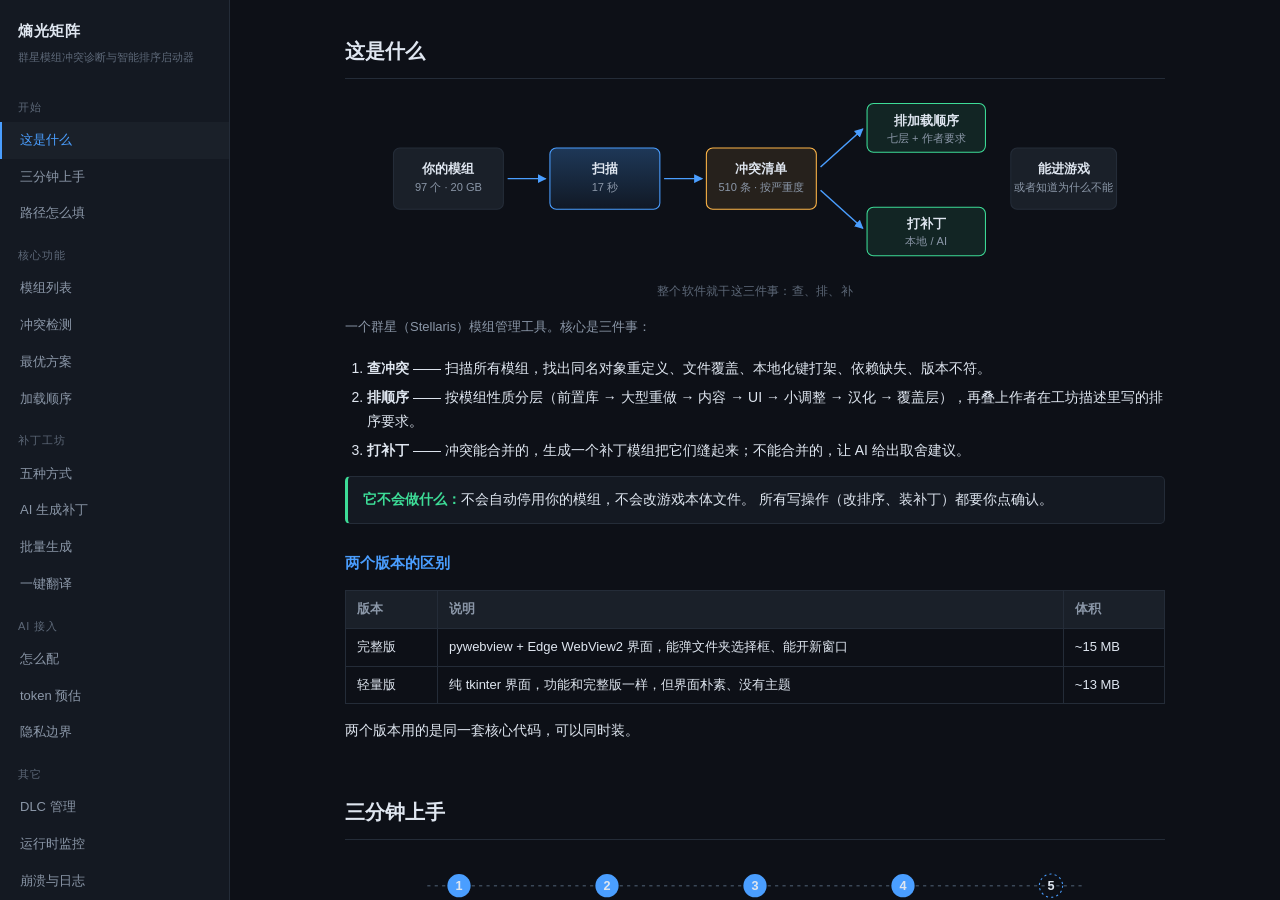
<file: smd/web/guide.html>
<!DOCTYPE html>
<html lang="zh-CN">
<head>
<meta charset="utf-8">
<title>熵光矩阵 · 使用指南</title>
<style>
  :root{
    --bg:#0d1017; --bg2:#141922; --bg3:#1a2029; --line:#242c38;
    --fg:#dfe6f0; --mut:#8b97a8; --dim:#5d6878;
    --pri:#4a9eff; --ok:#3ddc97; --warn:#ffb648; --err:#ff6b6b;
  }
  *{box-sizing:border-box}
  html,body{margin:0;height:100%}
  body{
    background:var(--bg); color:var(--fg); font:14px/1.75 -apple-system,
    "Segoe UI","Microsoft YaHei",sans-serif; display:flex;
  }
  /* 左侧目录 */
  nav{
    width:230px; flex:0 0 230px; height:100vh; overflow-y:auto;
    background:var(--bg2); border-right:1px solid var(--line); padding:18px 0;
  }
  nav h1{
    font-size:15px; margin:0 18px 4px; letter-spacing:.04em;
  }
  nav .ver{font-size:11px; color:var(--dim); margin:0 18px 16px}
  nav a{
    display:block; padding:7px 18px; color:var(--mut); text-decoration:none;
    font-size:13px; border-left:2px solid transparent;
  }
  nav a:hover{color:var(--fg); background:var(--bg3)}
  nav a.on{color:var(--pri); border-left-color:var(--pri); background:var(--bg3)}
  nav .grp{
    font-size:11px; color:var(--dim); padding:14px 18px 5px;
    letter-spacing:.08em;
  }
  /* 右侧内容 */
  main{flex:1; height:100vh; overflow-y:auto; padding:34px 46px 90px}
  main section{max-width:820px; margin:0 auto 52px}
  h2{
    font-size:20px; margin:0 0 6px; padding-bottom:9px;
    border-bottom:1px solid var(--line);
  }
  h3{font-size:15px; margin:26px 0 8px; color:var(--pri)}
  h4{font-size:13.5px; margin:18px 0 6px; color:var(--fg)}
  p{margin:8px 0; color:var(--fg)}
  .lead{color:var(--mut); font-size:13px; margin-bottom:18px}
  ul,ol{margin:8px 0; padding-left:22px}
  li{margin:4px 0}
  code{
    background:var(--bg3); padding:1px 5px; border-radius:3px;
    font:12.5px/1.4 Consolas,monospace; color:#9ed0ff;
  }
  pre{
    background:var(--bg2); border:1px solid var(--line); border-radius:6px;
    padding:12px 14px; overflow-x:auto; font:12.5px/1.6 Consolas,monospace;
    color:#b8c8dc;
  }
  pre code{background:none; padding:0; color:inherit}
  .box{
    border:1px solid var(--line); border-left-width:3px; border-radius:5px;
    padding:11px 15px; margin:14px 0; background:var(--bg2); font-size:13.5px;
  }
  .box.tip{border-left-color:var(--ok)}
  .box.warn{border-left-color:var(--warn)}
  .box.err{border-left-color:var(--err)}
  .box b{color:var(--fg)}
  .box.tip b{color:var(--ok)}
  .box.warn b{color:var(--warn)}
  .box.err b{color:var(--err)}
  table{
    border-collapse:collapse; width:100%; margin:14px 0; font-size:13px;
  }
  th,td{
    border:1px solid var(--line); padding:7px 11px; text-align:left;
    vertical-align:top;
  }
  th{background:var(--bg3); color:var(--mut); font-weight:600}
  td{color:var(--fg)}
  kbd{
    background:var(--bg3); border:1px solid var(--line); border-bottom-width:2px;
    border-radius:4px; padding:1px 6px; font:12px Consolas,monospace;
  }
  .step{
    display:flex; gap:12px; margin:12px 0; align-items:flex-start;
  }
  .step .n{
    flex:0 0 24px; height:24px; border-radius:50%; background:var(--pri);
    color:#04121f; font:600 13px/24px sans-serif; text-align:center;
  }
  .step .t{flex:1; padding-top:2px}
  .step .t b{display:block; margin-bottom:2px}
  .step .t span{color:var(--mut); font-size:13px}
  hr{border:none; border-top:1px solid var(--line); margin:34px 0}
<style>
  .dgm{margin:18px 0 10px;border:1px solid var(--line);border-radius:8px;
    background:var(--bg2);padding:18px 16px 14px}
  .dgm svg{display:block;width:100%;height:auto}
  .dgm figcaption{margin-top:10px;font-size:12px;color:var(--dim);
    text-align:center;letter-spacing:.02em}
  .bx{fill:var(--bg3);stroke:var(--line);stroke-width:1;rx:6}
  .bx.p{stroke:var(--pri);fill:url(#gAcc)}
  .bx.ok{stroke:var(--ok);fill:rgba(61,220,151,.1)}
  .bx.warn{stroke:var(--warn);fill:rgba(255,182,72,.1)}
  .bx.err{stroke:var(--err);fill:rgba(255,107,107,.1)}
  .t{fill:var(--fg);font:12px/1 -apple-system,"Segoe UI","Microsoft YaHei",sans-serif}
  .t.b{font-weight:600}
  .t.s{fill:var(--mut);font-size:10.5px}
  .t.d{fill:var(--dim);font-size:9.5px}
  .ln{stroke:#3a4757;stroke-width:1.4;fill:none}
  .ln.a{stroke:#4a9eff;marker-end:url(#ar)}
  .dot{fill:var(--pri)}
</style></style>
</head>
<body>

<nav>
  <h1>熵光矩阵</h1>
  <div class="ver">群星模组冲突诊断与智能排序启动器</div>

  <div class="grp">开始</div>
  <a href="#intro" class="on">这是什么</a>
  <a href="#quick">三分钟上手</a>
  <a href="#paths">路径怎么填</a>

  <div class="grp">核心功能</div>
  <a href="#mods">模组列表</a>
  <a href="#conflict">冲突检测</a>
  <a href="#solution">最优方案</a>
  <a href="#order">加载顺序</a>

  <div class="grp">补丁工坊</div>
  <a href="#patch">五种方式</a>
  <a href="#patch-ai">AI 生成补丁</a>
  <a href="#patch-batch">批量生成</a>
  <a href="#patch-trans">一键翻译</a>

  <div class="grp">AI 接入</div>
  <a href="#ai-setup">怎么配</a>
  <a href="#ai-token">token 预估</a>
  <a href="#ai-privacy">隐私边界</a>

  <div class="grp">其它</div>
  <a href="#dlc">DLC 管理</a>
  <a href="#monitor">运行时监控</a>
  <a href="#crash">崩溃与日志</a>
  <a href="#ext">扩展（奇点协议）</a>
  <a href="#settings">设置项全解</a>

  <div class="grp">遇到问题</div>
  <a href="#faq">常见问题</a>
  <a href="#errors">报错对照</a>
</nav>

<main>

<!-- ============================================================ -->
<section id="intro">
  <h2>这是什么</h2>
  <figure class="dgm">
  <svg viewBox="0 0 700 168" role="img" aria-label="整体架构">
    <defs>
    <marker id="ar" viewBox="0 0 10 10" refX="9" refY="5"
      markerWidth="6" markerHeight="6" orient="auto-start-reverse">
      <path d="M0 0 L10 5 L0 10 z" fill="#4a9eff"/>
    </marker>
    <linearGradient id="gAcc" x1="0" y1="0" x2="0" y2="1">
      <stop offset="0" stop-color="#4a9eff" stop-opacity=".28"/>
      <stop offset="1" stop-color="#4a9eff" stop-opacity=".06"/>
    </linearGradient>
  </defs>
    <rect class="bx" x="8" y="52" width="104" height="58"/>
    <text class="t b" x="60" y="76" text-anchor="middle">你的模组</text>
    <text class="t s" x="60" y="93" text-anchor="middle">97 个 · 20 GB</text>

    <line class="ln a" x1="116" y1="81" x2="152" y2="81"/>

    <rect class="bx p" x="156" y="52" width="104" height="58"/>
    <text class="t b" x="208" y="76" text-anchor="middle">扫描</text>
    <text class="t s" x="208" y="93" text-anchor="middle">17 秒</text>

    <line class="ln a" x1="264" y1="81" x2="300" y2="81"/>

    <rect class="bx warn" x="304" y="52" width="104" height="58"/>
    <text class="t b" x="356" y="76" text-anchor="middle">冲突清单</text>
    <text class="t s" x="356" y="93" text-anchor="middle">510 条 · 按严重度</text>

    <line class="ln a" x1="412" y1="70" x2="452" y2="34"/>
    <line class="ln a" x1="412" y1="92" x2="452" y2="128"/>

    <rect class="bx ok" x="456" y="10" width="112" height="46"/>
    <text class="t b" x="512" y="30" text-anchor="middle">排加载顺序</text>
    <text class="t s" x="512" y="46" text-anchor="middle">七层 + 作者要求</text>

    <rect class="bx ok" x="456" y="108" width="112" height="46"/>
    <text class="t b" x="512" y="128" text-anchor="middle">打补丁</text>
    <text class="t s" x="512" y="144" text-anchor="middle">本地 / AI</text>

    <rect class="bx" x="592" y="52" width="100" height="58"/>
    <text class="t b" x="642" y="76" text-anchor="middle">能进游戏</text>
    <text class="t s" x="642" y="93" text-anchor="middle">或者知道为什么不能</text>
  </svg>
  <figcaption>整个软件就干这三件事：查、排、补</figcaption>
</figure>
  <p class="lead">一个群星（Stellaris）模组管理工具。核心是三件事：</p>
  <ol>
    <li><b>查冲突</b> —— 扫描所有模组，找出同名对象重定义、文件覆盖、本地化键打架、依赖缺失、版本不符。</li>
    <li><b>排顺序</b> —— 按模组性质分层（前置库 → 大型重做 → 内容 → UI → 小调整 → 汉化 → 覆盖层），再叠上作者在工坊描述里写的排序要求。</li>
    <li><b>打补丁</b> —— 冲突能合并的，生成一个补丁模组把它们缝起来；不能合并的，让 AI 给出取舍建议。</li>
  </ol>

  <div class="box tip">
    <b>它不会做什么：</b>不会自动停用你的模组，不会改游戏本体文件。
    所有写操作（改排序、装补丁）都要你点确认。
  </div>

  <h3>两个版本的区别</h3>
  <table>
    <tr><th>版本</th><th>说明</th><th>体积</th></tr>
    <tr>
      <td>完整版</td>
      <td>pywebview + Edge WebView2 界面，能弹文件夹选择框、能开新窗口</td>
      <td>~15 MB</td>
    </tr>
    <tr>
      <td>轻量版</td>
      <td>纯 tkinter 界面，功能和完整版一样，但界面朴素、没有主题</td>
      <td>~13 MB</td>
    </tr>
  </table>
  <p>两个版本用的是同一套核心代码，可以同时装。</p>
</section>

<!-- ============================================================ -->
<section id="quick">
  <h2>三分钟上手</h2>
  <figure class="dgm">
  <svg viewBox="0 0 700 96" role="img" aria-label="上手五步">
    <defs>
    <marker id="ar" viewBox="0 0 10 10" refX="9" refY="5"
      markerWidth="6" markerHeight="6" orient="auto-start-reverse">
      <path d="M0 0 L10 5 L0 10 z" fill="#4a9eff"/>
    </marker>
    <linearGradient id="gAcc" x1="0" y1="0" x2="0" y2="1">
      <stop offset="0" stop-color="#4a9eff" stop-opacity=".28"/>
      <stop offset="1" stop-color="#4a9eff" stop-opacity=".06"/>
    </linearGradient>
  </defs>
    <line class="ln" x1="40" y1="30" x2="660" y2="30" stroke-dasharray="3 4"/>
    <g>
      <circle class="dot" cx="70" cy="30" r="11"/><text class="t b" x="70" y="34" text-anchor="middle" fill="#04121f">1</text>
      <text class="t s" x="70" y="58" text-anchor="middle">看路径</text>
      <text class="t d" x="70" y="72" text-anchor="middle">自动探测</text>
    </g>
    <g>
      <circle class="dot" cx="210" cy="30" r="11"/><text class="t b" x="210" y="34" text-anchor="middle" fill="#04121f">2</text>
      <text class="t s" x="210" y="58" text-anchor="middle">开始检测</text>
      <text class="t d" x="210" y="72" text-anchor="middle">约 20 秒</text>
    </g>
    <g>
      <circle class="dot" cx="350" cy="30" r="11"/><text class="t b" x="350" y="34" text-anchor="middle" fill="#04121f">3</text>
      <text class="t s" x="350" y="58" text-anchor="middle">算最优方案</text>
      <text class="t d" x="350" y="72" text-anchor="middle">手动点</text>
    </g>
    <g>
      <circle class="dot" cx="490" cy="30" r="11"/><text class="t b" x="490" y="34" text-anchor="middle" fill="#04121f">4</text>
      <text class="t s" x="490" y="58" text-anchor="middle">应用顺序</text>
      <text class="t d" x="490" y="72" text-anchor="middle">写启动器</text>
    </g>
    <g>
      <circle cx="630" cy="30" r="11" fill="none" stroke="#4a9eff" stroke-dasharray="2 3"/>
      <text class="t b" x="630" y="34" text-anchor="middle" fill="#4a9eff">5</text>
      <text class="t s" x="630" y="58" text-anchor="middle">补丁（可选）</text>
      <text class="t d" x="630" y="72" text-anchor="middle">先本地后 AI</text>
    </g>
  </svg>
  <figcaption>第一次打开按这个顺序走，后面就看你想调什么</figcaption>
</figure>
  <p class="lead">第一次打开，按这个顺序走。</p>

  <div class="step"><div class="n">1</div><div class="t">
    <b>看「总览」顶部的路径对不对</b>
    <span>正常情况下会自动探测到游戏目录和用户数据目录。
    如果显示「未找到」，看下一节。</span>
  </div></div>

  <div class="step"><div class="n">2</div><div class="t">
    <b>点「开始检测」</b>
    <span>扫一遍所有模组，大约 20 秒。会给出一个健康分（0~100）和冲突清单。</span>
  </div></div>

  <div class="step"><div class="n">3</div><div class="t">
    <b>去「最优方案」点「重新计算」</b>
    <span>它会给出一个建议的加载顺序和推荐启用的模组。</span>
  </div></div>

  <div class="step"><div class="n">4</div><div class="t">
    <b>看「加载顺序」，确认无误后点「应用方案」</b>
    <span>写入的是启动器的 playset，不动你的模组文件。</span>
  </div></div>

  <div class="step"><div class="n">5</div><div class="t">
    <b>（可选）去「补丁工坊」处理剩下的冲突</b>
    <span>能用本地规则的先跑本地（免费），剩下的再考虑 AI。</span>
  </div></div>

  <div class="box warn">
    <b>重要：</b>应用方案之前建议先在启动器里存一份当前的 playset。
    写错了还能切回去。
  </div>
</section>

<!-- ============================================================ -->
<section id="paths">
  <h2>路径怎么填</h2>
  <figure class="dgm">
  <svg viewBox="0 0 700 268" role="img" aria-label="三个路径">
    <defs>
      <marker id="ar2" viewBox="0 0 10 10" refX="9" refY="5"
        markerWidth="6" markerHeight="6" orient="auto-start-reverse">
        <path d="M0 0 L10 5 L0 10 z" fill="#4a9eff"/>
      </marker>
    </defs>

    <rect class="bx p" x="10" y="6" width="336" height="132" rx="7"/>
    <text class="t b" x="28" y="30">用户数据（必填）</text>
    <text class="t d" x="28" y="48">Documents\Paradox Interactive\Stellaris</text>
    <line class="ln" x1="34" y1="62" x2="34" y2="118"/>
    <line class="ln" x1="34" y1="70" x2="52" y2="70"/>
    <text class="t s" x="60" y="74">mod\</text>
    <text class="t d" x="100" y="74">本地模组放这里</text>
    <line class="ln" x1="34" y1="90" x2="52" y2="90"/>
    <text class="t s" x="60" y="94">save games\</text>
    <text class="t d" x="146" y="94">存档</text>
    <line class="ln" x1="34" y1="110" x2="52" y2="110"/>
    <text class="t s" x="60" y="114">logs\ · crashes\</text>
    <text class="t d" x="160" y="114">日志 · 崩溃转储</text>
    <text class="t d" x="28" y="132" opacity=".85">这一项填对，本地模组就自动认出来了</text>

    <rect class="bx" x="362" y="6" width="330" height="60" rx="7"/>
    <text class="t b" x="380" y="30">游戏目录（必填）</text>
    <text class="t d" x="380" y="50">steamapps\common\Stellaris</text>

    <rect class="bx" x="362" y="78" width="330" height="60" rx="7"/>
    <text class="t b" x="380" y="102">模组路径 · 工坊（必填）</text>
    <text class="t d" x="380" y="122">steamapps\workshop\content81990</text>

    <rect class="bx ok" x="10" y="152" width="682" height="108" rx="7"/>
    <text class="t b" x="28" y="176">学习版 / 便携版专用 —— 整合包才需要动</text>
    <text class="t s" x="28" y="198">五项都能单独指定。留空就用上面对应目录的默认值：</text>
    <text class="t d" x="28" y="220">存档目录 · 启动器数据库 · 日志目录 · 崩溃转储 · 额外模组目录（可填多个，用 ; 分隔）</text>
    <text class="t d" x="28" y="242">另外：探测游戏目录时会往上下各一层递归找含 save games + mod + logs 的目录，放整合包里的也认得出</text>
  </svg>
  <figcaption>三个必填在上半部（填对就能用了），下半部只在整合版/便携版才需要动</figcaption>
</figure>
  <p class="lead">设置 → 路径。<b>大部分情况自动探测就够了</b>，这一节只在探测失败时看。</p>

  <h3>三个必填项</h3>
  <table>
    <tr><th>项</th><th>标准位置</th><th>填错会怎样</th></tr>
    <tr>
      <td>用户数据</td>
      <td><code>C:\Users\你\Documents\Paradox Interactive\Stellaris</code></td>
      <td>读不到 mod 列表、存档、日志</td>
    </tr>
    <tr>
      <td>游戏目录</td>
      <td><code>…\steamapps\common\Stellaris</code></td>
      <td>读不到游戏版本、DLC 清单</td>
    </tr>
    <tr>
      <td>模组路径</td>
      <td><code>…\steamapps\workshop\content\281990</code></td>
      <td>工坊模组一个都扫不到</td>
    </tr>
  </table>

  <div class="box tip">
    <b>本地模组不用填这里。</b>它在<b>用户数据目录下的 <code>mod\</code></b>，
    只要「用户数据」填对就自动识别。
  </div>

  <h3>全面扫盘</h3>
  <p>路径卡片里有个「全面扫盘」按钮。它会逐盘找上面这三样，找到的列出来，
  每条带「用这个」，点一下直接写进配置。</p>
  <ul>
    <li>盘符可以多选（按住 <kbd>Ctrl</kbd>），不选就全扫</li>
    <li>三块盘大约 5 秒，机械硬盘会慢一些</li>
    <li>找的是：含 <code>Stellaris.exe</code> 的目录、含 <code>save games</code>+<code>mod</code>+<code>logs</code> 的目录、<code>workshop/content/281990</code></li>
  </ul>

  <h3>学习版 / 便携版</h3>
  <p>有些整合版把存档放在游戏目录里，或者根本没有启动器数据库。
  设置页有个「学习版 / 便携版专用」折叠区，五项都能单独指定：</p>
  <table>
    <tr><th>项</th><th>留空时用</th></tr>
    <tr><td>存档目录</td><td>用户数据目录/save games</td></tr>
    <tr><td>启动器数据库</td><td>用户数据目录/launcher-v2.sqlite</td></tr>
    <tr><td>日志目录</td><td>用户数据目录/logs</td></tr>
    <tr><td>崩溃转储目录</td><td>用户数据目录/crashes</td></tr>
    <tr><td>额外模组目录</td><td>不扫（可以填多个，用 <code>;</code> 分）</td></tr>
  </table>
  <p>另外，探测游戏目录时会往<b>上下一层递归找</b>含「save games + mod + logs」三样的目录，
  所以放在游戏目录里的存档也能自动认出来。</p>
</section>

<hr>

<!-- ============================================================ -->
<section id="mods">
  <h2>模组列表</h2>
  <p class="lead">列出所有扫到的模组，工坊的和本地的都在。</p>
  <ul>
    <li><b>启用状态</b>：来自启动器的 playset</li>
    <li><b>文件数 / 大小</b>：点开能看到具体哪些文件</li>
    <li><b>工坊 ID</b>：可以点开直接跳 Steam 页面</li>
    <li><b>本地 / 工坊</b>标签：本地模组没有工坊 ID</li>
  </ul>

  <div class="box tip">
    <b>「文件缺失」是什么意思：</b>描述符（<code>.mod</code>）里写的 <code>path</code> 指向的目录不存在。
    通常是你取消订阅了但描述符还在，或者整合包挪过位置。
  </div>
</section>

<!-- ============================================================ -->
<section id="conflict">
  <h2>冲突检测</h2>
  <figure class="dgm">
  <svg viewBox="0 0 700 132" role="img" aria-label="冲突类型">
    <rect class="bx err" x="6" y="8" width="220" height="56" rx="6"/>
    <text class="t b" x="20" y="30">脚本对象重定义</text>
    <text class="t s" x="20" y="47">同名建筑 / 科技 / 特质</text>
    <text class="t d" x="20" y="60" opacity="0">.</text>

    <rect class="bx err" x="240" y="8" width="220" height="56" rx="6"/>
    <text class="t b" x="254" y="30">文件覆盖</text>
    <text class="t s" x="254" y="47">同名文件被整个盖掉</text>

    <rect class="bx warn" x="474" y="8" width="220" height="56" rx="6"/>
    <text class="t b" x="488" y="30">本地化键冲突</text>
    <text class="t s" x="488" y="47">同一个键两种译文</text>

    <rect class="bx warn" x="6" y="72" width="220" height="56" rx="6"/>
    <text class="t b" x="20" y="94">版本不符</text>
    <text class="t s" x="20" y="111">supported_version 对不上</text>

    <rect class="bx warn" x="240" y="72" width="220" height="56" rx="6"/>
    <text class="t b" x="254" y="94">依赖缺失</text>
    <text class="t s" x="254" y="111">声明要的模组没装</text>

    <rect class="bx" x="474" y="72" width="220" height="56" rx="6"/>
    <text class="t b" x="488" y="94">文件完整性</text>
    <text class="t s" x="488" y="111">描述符写的东西不存在</text>
  </svg>
  <figcaption>红框是真会让游戏出问题的，黄框先看数量再决定要不要管</figcaption>
</figure>
  <p class="lead">这是整个软件的核心。跑一次大约 20 秒。</p>

  <h3>它在查什么</h3>
  <table>
    <tr><th>类型</th><th>含义</th><th>严重度</th></tr>
    <tr>
      <td>文件覆盖冲突</td>
      <td>两个模组有同名文件，后加载的整个盖掉前面的</td>
      <td>高</td>
    </tr>
    <tr>
      <td>脚本对象重定义</td>
      <td>两个模组定义了同名对象（建筑、科技、特质…），后加载的生效</td>
      <td>致命 / 严重</td>
    </tr>
    <tr>
      <td>本地化键冲突</td>
      <td>同一个翻译键，两个模组给了不同译文</td>
      <td>中</td>
    </tr>
    <tr>
      <td>版本兼容问题</td>
      <td>模组的 <code>supported_version</code> 和游戏版本对不上</td>
      <td>中</td>
    </tr>
    <tr>
      <td>依赖缺失</td>
      <td>模组声明需要另一个模组，但那个没装或没启用</td>
      <td>严重</td>
    </tr>
    <tr>
      <td>文件完整性问题</td>
      <td>描述符里写的东西实际不存在</td>
      <td>低</td>
    </tr>
  </table>

  <h3>健康分怎么算的</h3>
  <p>从 100 往下扣：致命 −8、严重 −4、中等 −1.5、轻微 −0.5，再按模组总数做一次归一化。
  分数只是参考，<b>真正要看的是列表里具体的条目</b>。</p>

  <h3>列表操作</h3>
  <ul>
    <li>点条目展开，能看到具体是哪两个模组、哪个文件、哪一行</li>
    <li>顶部「严重度」「类型」标签点一下就是筛选</li>
    <li>搜索框可以搜对象名 / 模组名 / 关键词</li>
    <li>「已被补丁解决」的条目默认会隐藏 —— 打完补丁回来看不见才算修好了</li>
  </ul>

  <div class="box warn">
    <b>「问题总数 510 条」不代表你的游戏一定崩。</b>
    大部分是低严重度的文件覆盖，游戏自己能处理。真正要管的是<b>致命</b>和<b>严重</b>。
  </div>
</section>

<!-- ============================================================ -->
<section id="solution">
  <h2>最优方案</h2>
  <p class="lead">点「重新计算」才会算，不会自动跑（几十个模组要算几秒）。</p>

  <h3>它给出什么</h3>
  <ul>
    <li><b>推荐启用的模组</b>：被完全覆盖、或者和别的模组硬冲的，会建议停用</li>
    <li><b>建议的加载顺序</b>：分七层，见下一节</li>
    <li><b>健康分变化</b>：应用后预计能从多少涨到多少</li>
  </ul>

  <div class="box warn">
    <b>它只是建议。</b>点「应用方案」才真的写进启动器。
    模组停用需要你自己在启动器里操作 —— 这个软件<b>不会自动停用任何模组</b>。
  </div>
</section>

<!-- ============================================================ -->
<section id="order">
  <h2>加载顺序</h2>
  <figure class="dgm">
  <svg viewBox="0 0 700 232" role="img" aria-label="七层加载顺序">
    <text class="t d" x="8" y="20">先加载</text>
    <text class="t d" x="8" y="226">后加载</text>
    <line class="ln" x1="54" y1="22" x2="54" y2="216" stroke-dasharray="2 4"/>

    <rect class="bx p" x="64" y="12" width="190" height="26" rx="4"/>
    <text class="t s" x="76" y="30">① 前置框架 / 基础库</text>
    <text class="t d" x="266" y="30">别人依赖它，必须最早</text>

    <rect class="bx p" x="64" y="44" width="250" height="26" rx="4"/>
    <text class="t s" x="76" y="62">② 大型机制重做</text>
    <text class="t d" x="326" y="62">改的东西最多</text>

    <rect class="bx" x="64" y="76" width="210" height="26" rx="4"/>
    <text class="t s" x="76" y="94">③ 常规内容</text>
    <text class="t d" x="286" y="94">加内容不改机制</text>

    <rect class="bx" x="64" y="108" width="230" height="26" rx="4"/>
    <text class="t s" x="76" y="126">④ 界面 UI</text>
    <text class="t d" x="306" y="126">盖住上面所有层改的界面</text>

    <rect class="bx warn" x="64" y="140" width="270" height="26" rx="4"/>
    <text class="t s" x="76" y="158">⑤ 兼容补丁 / Bug 修复</text>
    <text class="t d" x="346" y="158">专修别人的冲突</text>

    <rect class="bx" x="64" y="172" width="170" height="26" rx="4"/>
    <text class="t s" x="76" y="190">⑥ 小型调整</text>
    <text class="t d" x="246" y="190">零碎改动</text>

    <rect class="bx ok" x="64" y="204" width="206" height="22" rx="4"/>
    <text class="t s" x="76" y="220">⑦ 汉化 / Override</text>
    <text class="t d" x="282" y="220">必须最后</text>

    <path class="ln" d="M452 226 L452 20" stroke-dasharray="3 5" opacity=".45"
          marker-end="url(#ar3)"/>
    <defs><marker id="ar3" viewBox="0 0 10 10" refX="9" refY="5"
      markerWidth="5" markerHeight="5" orient="auto-start-reverse">
      <path d="M0 0 L10 5 L0 10 z" fill="#3a4757"/></marker></defs>
    <text class="t d" x="462" y="118">每层起点递增</text>
    <text class="t d" x="462" y="134">= 排对了</text>
    <text class="t d" x="462" y="158" opacity=".7">区间重叠是正常的</text>
    <text class="t d" x="462" y="172" opacity=".7">跨层约束会造成</text>
  </svg>
  <figcaption>判断标准是「每层起点在变大」。区间有重叠不算错 —— 作者要求、依赖、同文件覆盖都会跨层</figcaption>
</figure>
  <p class="lead">分层的依据是「谁该在谁后面生效」。</p>

  <h3>七个层</h3>
  <table>
    <tr><th>层</th><th>典型模组</th><th>为什么排这</th></tr>
    <tr><td>① 前置框架 / 基础库</td><td>Better Performance、Universal Resource Patch</td><td>别人依赖它，必须最早</td></tr>
    <tr><td>② 大型机制重做</td><td>Gigastructural、NSC3、ACOT</td><td>改的东西最多，要压在别人下面</td></tr>
    <tr><td>③ 常规内容</td><td>星球多样性、传统扩展</td><td>加内容但不改机制</td></tr>
    <tr><td>④ 界面 UI</td><td>UI Overhaul Dynamic、Topbar</td><td>要盖住上面所有层改的界面</td></tr>
    <tr><td>⑤ 兼容补丁 / Bug 修复</td><td>各种 Patch、Bug Fixes</td><td>专门修别人冲突的，得在前面之后</td></tr>
    <tr><td>⑥ 小型调整</td><td>数值调整、立绘、语音、Trait 槽</td><td>零碎改动，放最后面不惹事</td></tr>
    <tr><td>⑦ 本地化 / 汉化</td><td>鸽组汉化、模组翻译包</td><td>必须最后，否则被原文覆盖</td></tr>
    <tr><td>⑧ 最终覆盖层</td><td>名字里带 Override 的</td><td>作者明确要求最后</td></tr>
  </table>

  <h3>层为什么会被打散</h3>
  <p>你可能会看到「大型重做」出现在「UI」后面又回来。这是<b>正常的</b>：
  作者在工坊描述里写了「请把我和 XX 排在一起」这类要求，
  软件会照做，而那条要求可能跨层。</p>

  <div class="box tip">
    <b>排序要求从哪读的：</b>模组的 <code>descriptor.mod</code> <b>没有</b>描述字段，
    所以排序要求只存在于<b>Steam 工坊页面</b>。软件会批量拉取工坊描述（一次 50 个），
    解析里面的「排序要求 / Load Order」段落。
    第一次拉会慢一点，之后缓存 7 天。
  </div>

  <h3>怎么确认排对了</h3>
  <p>看每层的起止位置是不是递增的。比如：</p>
  <pre><code>前置底座   0–1
大型重做   2–32
常规内容   16–38
界面 UI     18–47
小型调整   23–65
汉化        66–72
Override    73</code></pre>
  <p>起点依次变大就对了。区间重叠是跨层约束造成的。</p>
</section>

<hr>

<!-- ============================================================ -->
<section id="patch">
  <h2>补丁工坊 · 五种方式</h2>
  <figure class="dgm">
  <svg viewBox="0 0 700 118" role="img" aria-label="补丁五种方式">
    <rect class="bx p" x="6" y="8" width="132" height="42" rx="6"/>
    <text class="t b" x="18" y="27">AI 生成</text>
    <text class="t d" x="18" y="42">复杂 · 花钱</text>

    <rect class="bx ok" x="146" y="8" width="132" height="42" rx="6"/>
    <text class="t b" x="158" y="27">本地自动</text>
    <text class="t d" x="158" y="42">机械活 · 免费</text>

    <rect class="bx" x="286" y="8" width="132" height="42" rx="6"/>
    <text class="t b" x="298" y="27">自己写</text>
    <text class="t d" x="298" y="42">你要会脚本</text>

    <rect class="bx p" x="426" y="8" width="132" height="42" rx="6"/>
    <text class="t b" x="438" y="27">批量生成</text>
    <text class="t d" x="438" y="42">几十条一起</text>

    <rect class="bx warn" x="566" y="8" width="128" height="42" rx="6"/>
    <text class="t b" x="578" y="27">一键翻译</text>
    <text class="t d" x="578" y="42">补中文 · 花钱</text>

    <path class="ln a" d="M72 56 L72 76 L350 76 L350 88"/>
    <text class="t s" x="360" y="80">生成 ≠ 生效</text>
    <text class="t d" x="360" y="96">还要点「保存成补丁模组」，才会写成真的模组文件</text>
  </svg>
  <figcaption>推荐路线：先用本地跑一遍（免费），剩下的再考虑 AI</figcaption>
</figure>
  <p class="lead">顶部有五个模式，按你的情况选。</p>

  <table>
    <tr><th>模式</th><th>适合什么</th><th>花钱吗</th></tr>
    <tr>
      <td>✦ AI 生成补丁</td>
      <td>单个复杂冲突，需要理解设计意图的</td>
      <td>会</td>
    </tr>
    <tr>
      <td>⊙ 本地自动补丁</td>
      <td>文件覆盖合并、本地化补齐这类机械活</td>
      <td>免费</td>
    </tr>
    <tr>
      <td>✎ 我自己写</td>
      <td>你会写脚本，想自己改</td>
      <td>免费</td>
    </tr>
    <tr>
      <td>⚡ 批量生成补丁</td>
      <td>几十条冲突一次处理</td>
      <td>看用哪个引擎</td>
    </tr>
    <tr>
      <td>🌐 一键翻译</td>
      <td>给模组补中文</td>
      <td>会</td>
    </tr>
  </table>

  <div class="box tip">
    <b>生成 ≠ 生效。</b>生成的只是草稿，还要点「保存成补丁模组」才会写成真正的模组文件。
    批量生成的可以在最后一键全部保存。
  </div>
</section>

<!-- ============================================================ -->
<section id="patch-ai">
  <h2>AI 生成补丁</h2>
  <p class="lead">选一个冲突 → 看它把什么发给 AI → 点生成 → 校验 → 保存。</p>

  <h3>流程</h3>
  <div class="step"><div class="n">1</div><div class="t">
    <b>在列表里选一条冲突</b>
    <span>只有「同名对象重定义 / 文件覆盖 / 汉化冲突」这三类能打补丁。
    依赖缺失、版本不符这类补丁修不了。</span>
  </div></div>
  <div class="step"><div class="n">2</div><div class="t">
    <b>点「预览要发送的内容」</b>
    <span>这一步<b>不联网、不花钱</b>。会显示将要发送的完整 prompt、
    每个文件发了多少行（被裁剪的会标出来）、以及 token 数。</span>
  </div></div>
  <div class="step"><div class="n">3</div><div class="t">
    <b>点「生成」</b>
    <span>AI 返回补丁代码，软件会做语法校验和引用校验。
    有问题会带着错误重试，最多 3 轮。</span>
  </div></div>
  <div class="step"><div class="n">4</div><div class="t">
    <b>看校验结果，点「保存为补丁模组」</b>
    <span>有致命问题的保存会被拒绝 —— 那是保护你，不是 bug。</span>
  </div></div>

  <h3>AI 目标怎么选</h3>
  <ul>
    <li><b>尽量让双方功能都保留</b>：默认，适用于大部分情况</li>
    <li><b>优先保留某一个模组</b>：在「补充说明」里写清楚保留谁</li>
    <li><b>只修语法/引用错误</b>：不改变设计意图</li>
  </ul>
</section>

<!-- ============================================================ -->
<section id="patch-batch">
  <h2>批量生成</h2>
  <p class="lead">几十条冲突一次跑。这里有 token 预估和自校准。</p>

  <h3>两个引擎</h3>
  <table>
    <tr><th>引擎</th><th>能处理</th><th>花费</th></tr>
    <tr>
      <td>本地规则</td>
      <td>文件覆盖合并、本地化补齐等机械可判定的类型。
      看不懂的会跳过并如实报告，不会瞎猜。</td>
      <td>免费，几秒完成</td>
    </tr>
    <tr>
      <td>AI 生成</td>
      <td>所有选中的目标，包括需要理解语义的</td>
      <td>按 token 计费</td>
    </tr>
  </table>

  <h3>操作顺序</h3>
  <ol>
    <li>选引擎</li>
    <li>看列表上方的四个数字：已选 / 本地可处理 / 需要 AI / 预计产出</li>
    <li>用「只选本地能处理的」或「只选需要 AI 的」快速筛</li>
    <li>看「预估消耗」那行，心里有数了点「开始批量生成」</li>
    <li>跑完看结果，点「全部保存为补丁模组」</li>
  </ol>

  <div class="box tip">
    <b>推荐用法：</b>先用本地引擎跑一遍（免费，能修掉一半多），
    再切到 AI 引擎，点「只选需要 AI 的」处理剩下的。
  </div>
</section>

<!-- ============================================================ -->
<section id="patch-trans">
  <h2>一键翻译</h2>
  <p class="lead">给没汉化的模组补中文。</p>

  <h3>流程</h3>
  <ol>
    <li>选目标语言（默认中文）</li>
    <li>看统计：「待翻译 306 条 / 预估 9 万 token」</li>
    <li>点开始，确认弹窗里会显示预估金额</li>
    <li>跑完可以点「校验译文」看覆盖了多少键</li>
  </ol>

  <div class="box warn">
    <b>翻译是单独的模组。</b>不会改原模组的文件，生成的是一个本地化补丁模组。
    所以它在加载顺序里必须排在最后（汉化层）。
  </div>
</section>

<hr>

<!-- ============================================================ -->
<section id="ai-setup">
  <h2>AI 接入</h2>
  <p class="lead">点侧栏「AI 接入」。</p>

  <h3>要填什么</h3>
  <table>
    <tr><th>字段</th><th>说明</th></tr>
    <tr><td>供应商</td><td>DeepSeek / OpenAI / 通义 / 智谱 / Ollama（本地）/ 自定义</td></tr>
    <tr><td>API Key</td><td>Ollama 不需要</td></tr>
    <tr><td>模型名</td><td>留空就用供应商默认</td></tr>
    <tr><td>接口地址</td><td>只有自定义供应商要填</td></tr>
  </table>

  <h3>Ollama（本地模型）</h3>
  <p>不需要花钱，但需要你本机跑着 Ollama。</p>
  <pre><code>ollama serve
ollama pull qwen2.5:14b</code></pre>
  <p>然后在界面里选 Ollama，模型名填 <code>qwen2.5:14b</code>。
  本地模型处理长 prompt 会比较慢，14B 以下的模型生成的补丁质量通常不太行。</p>

  <div class="box warn">
    <b>配好之后先点「测试连接」。</b>那一按钮会真发一个最小请求，
    验证 key、地址、模型名三样都对。
  </div>
</section>

<!-- ============================================================ -->
<section id="ai-token">
  <h2>token 预估</h2>
  <figure class="dgm">
  <svg viewBox="0 0 700 206" role="img" aria-label="token 预估与自校准">
    <defs>
      <marker id="ar4" viewBox="0 0 10 10" refX="9" refY="5"
        markerWidth="6" markerHeight="6" orient="auto-start-reverse">
        <path d="M0 0 L10 5 L0 10 z" fill="#4a9eff"/></marker>
      <marker id="ar5" viewBox="0 0 10 10" refX="9" refY="5"
        markerWidth="6" markerHeight="6" orient="auto-start-reverse">
        <path d="M0 0 L10 5 L0 10 z" fill="#3ddc97"/></marker>
    </defs>

    <text class="t d" x="10" y="16">跑之前（不花钱）</text>
    <rect class="bx" x="10" y="24" width="126" height="52" rx="6"/>
    <text class="t s" x="24" y="45">选中的目标</text>
    <text class="t d" x="24" y="62">114 条</text>

    <line class="ln" x1="140" y1="50" x2="172" y2="50" marker-end="url(#ar4)" stroke="#4a9eff"/>
    <rect class="bx p" x="176" y="24" width="158" height="52" rx="6"/>
    <text class="t s" x="190" y="45">抽 5 条真建 prompt</text>
    <text class="t d" x="190" y="62">只读文件 · 不联网 · 不花钱</text>

    <line class="ln" x1="338" y1="50" x2="370" y2="50" marker-end="url(#ar4)" stroke="#4a9eff"/>
    <rect class="bx warn" x="374" y="24" width="146" height="52" rx="6"/>
    <text class="t s" x="388" y="45">取平均 × 条数</text>
    <text class="t d" x="388" y="62">≈ 140 万 token</text>

    <line class="ln" x1="524" y1="50" x2="556" y2="50" marker-end="url(#ar4)" stroke="#4a9eff"/>
    <rect class="bx" x="560" y="24" width="130" height="52" rx="6"/>
    <text class="t s" x="574" y="45">给你看 + 粗算 ¥</text>
    <text class="t d" x="574" y="62">心里有数再点</text>

    <text class="t d" x="10" y="106">跑之后（真花钱）</text>
    <line class="ln" x1="10" y1="112" x2="690" y2="112" stroke-dasharray="3 5" opacity=".4"/>
    <rect class="bx ok" x="176" y="124" width="200" height="52" rx="6"/>
    <text class="t s" x="190" y="145">真跑完 → 实际用量</text>
    <text class="t d" x="190" y="162">服务商返回的 usage，不是估的</text>

    <text class="t d" x="400" y="106" fill="#3ddc97">两个数相除 → 回写系数 → 下次预估更准</text>

    <rect class="bx" x="380" y="124" width="176" height="52" rx="6"/>
    <text class="t s" x="394" y="145">校准系数（滚动修正）</text>
    <text class="t d" x="394" y="162">存在 %LOCALAPPDATA%</text>

    <text class="t d" x="566" y="145">跑得越多</text>
    <text class="t d" x="566" y="161">预估越贴实际</text>
  </svg>
  <figcaption>上半部跑之前就能看到、不花钱；下半部是真跑完才有的数字，用它反过来修预估</figcaption>
</figure>
  <p class="lead">所有要花钱的地方都会先给预估。</p>

  <h3>三处会显示</h3>
  <table>
    <tr><th>位置</th><th>显示什么</th></tr>
    <tr>
      <td>批量生成补丁</td>
      <td>「开始批量生成」按钮下方：约 N 万 token + 粗算金额</td>
    </tr>
    <tr>
      <td>单条 AI 补丁</td>
      <td>预览 prompt 时的顶部：约 N token / N 字符</td>
    </tr>
    <tr>
      <td>一键翻译</td>
      <td>确认弹窗里：约 N 万 token + 粗算金额</td>
    </tr>
  </table>

  <h3>怎么估的</h3>
  <p>批量补丁：真跑<b>前 5 条</b>的 prompt 构造（只读文件、不联网），取平均再乘总数。
  前 5 条各不相同，比拿一条乘总数靠谱；全跑一遍又太慢。</p>

  <h3>自校准</h3>
  <p>跑完一批之后，软件会用「实际 ÷ 原始估算」的比值修正系数，
  下次预估就乘上它。<b>跑得越多越贴实际。</b></p>
  <p>系数存在 <code>%LOCALAPPDATA%\StellarisModDoctor\ai_token_ratio.json</code>。</p>

  <div class="box tip">
    <b>跑完会显示真实用量</b>（服务商返回的 <code>usage</code>，不是估算），
    并和预估并排。如果差得远，下一次的预估会自动修正。
  </div>

  <h3>实际数字参考</h3>
  <p>一台装了 97 个模组、271 条冲突的机器上：</p>
  <pre><code>补丁候选      114 条
每条输入      约 11734 token
全选预估      约 140 万 token（≈ ¥7）
勾 10 条      约 12 万 token
翻译 306 条   约 9 万 token</code></pre>
  <p><b>先只勾几条试试</b>，确认效果满意再批量跑，比一把梭稳。</p>
</section>

<!-- ============================================================ -->
<section id="ai-privacy">
  <h2>隐私边界</h2>
  <figure class="dgm">
  <svg viewBox="0 0 700 118" role="img" aria-label="隐私边界">
    <rect class="bx ok" x="8" y="8" width="200" height="100" rx="6"/>
    <text class="t b" x="22" y="30">会发出去</text>
    <text class="t s" x="22" y="50">· 冲突涉及的文件</text>
    <text class="t s" x="22" y="68">· 冲突描述、模组名</text>
    <text class="t s" x="22" y="86">· 预览里能看全</text>

    <rect class="bx err" x="226" y="8" width="200" height="100" rx="6"/>
    <text class="t b" x="240" y="30">绝不发</text>
    <text class="t s" x="240" y="50">· 你的存档</text>
    <text class="t s" x="240" y="68">· 账号信息</text>
    <text class="t s" x="240" y="86">· 其它模组的文件</text>

    <rect class="bx warn" x="444" y="8" width="248" height="100" rx="6"/>
    <text class="t b" x="458" y="30">总闸默认是关的</text>
    <text class="t s" x="458" y="50">「允许发送模组内容」不开，</text>
    <text class="t s" x="458" y="68">AI 功能会直接拒绝，</text>
    <text class="t s" x="458" y="86">而不是偷偷发。</text>
  </svg>
  <figcaption>预览那一步不联网，可以随便点开看要发什么</figcaption>
</figure>
  <p class="lead">这个软件默认<b>不会</b>把你的模组内容发出去。</p>

  <div class="box err">
    <b>「允许发送模组内容」默认是关的。</b>
    不开这个开关，AI 功能会直接拒绝，而不是偷偷发。
  </div>

  <h3>开关打开后会发什么</h3>
  <ul>
    <li>冲突涉及的那几个文件的内容（会被裁剪，预览里能看到发了多少行）</li>
    <li>冲突的描述、涉及的模组名</li>
    <li><b>不会发</b>：你的存档、账号信息、其它模组的文件</li>
  </ul>

  <h3>三个隐私开关</h3>
  <table>
    <tr><th>开关</th><th>作用</th></tr>
    <tr><td>允许发送模组内容</td><td>总闸。关着 = 所有 AI 功能不可用</td></tr>
    <tr><td>脱敏路径</td><td>把 Windows 用户名替换成占位符</td></tr>
    <tr><td>只发必要片段</td><td>每个文件只发冲突所在的那一段，不是整个文件</td></tr>
  </table>

  <p>前两个默认关，第三个默认开。</p>
</section>

<hr>

<!-- ============================================================ -->
<section id="dlc">
  <h2>DLC 管理</h2>
  <p class="lead">显示你有多少 DLC、哪些启用了。</p>
  <p>这个页面<b>只读</b>。启停 DLC 要在 Steam 或启动器里操作 ——
  直接改 <code>dlc_load.json</code> 容易和 Steam 打架。</p>
</section>

<!-- ============================================================ -->
<section id="monitor">
  <h2>运行时监控</h2>
  <p class="lead">游戏跑着的时候看内存、看有没有模组被 Steam 偷偷更新。</p>

  <h3>两项检查</h3>
  <ul>
    <li><b>内存预警</b>：超过阈值弹告警。群星加模组最容易崩在内存</li>
    <li><b>侦测工坊模组变动</b>：游戏运行中被更新模组是存档损坏高危操作</li>
  </ul>

  <div class="box warn">
    <b>「侦测工坊模组变动」需要先填好工坊路径。</b>
    没填路径这个开关等于空转。设置页把路径扫出来后，再回来开这个。
  </div>
</section>

<!-- ============================================================ -->
<section id="crash">
  <h2>崩溃与日志</h2>
  <p class="lead">游戏崩了之后来看这两个页面。</p>

  <h3>崩溃报告</h3>
  <p>读 <code>用户数据/crashes/</code> 下的崩溃转储，解析出出错的模组和文件。
  可以点「AI 分析最近崩溃」让它读一遍日志给出结论。</p>

  <h3>日志分析</h3>
  <p>读 <code>error.log</code> / <code>exceptions.log</code>，
  归类出重复报错、缺失资源、脚本语法错误。</p>

  <div class="box tip">
    <b>日志只保留最近一次运行的。</b>群星每次启动会清空 error.log，
    所以崩溃之后<b>别急着重开游戏</b>，先来这里看。
  </div>
</section>

<!-- ============================================================ -->
<section id="ext">
  <h2>扩展（奇点协议）</h2>
  <p class="lead">扩展是独立进程，不装也能正常用主程序。</p>

  <h3>奇点协议 = OGAS 控制台</h3>
  <p>安装包里自带。装完到「扩展」页能看到它。</p>

  <h3>用法</h3>
  <div class="step"><div class="n">1</div><div class="t">
    <b>先单独下载 OGAS</b>
    <span>它是 GPL-3.0 的独立项目，不随本软件分发。<br>
    地址：<code>https://github.com/V2t-Nostalgia/OGAS</code></span>
  </div></div>
  <div class="step"><div class="n">2</div><div class="t">
    <b>告诉扩展 OGAS 装在哪</b>
    <span>把目录路径写进<br>
    <code>%LOCALAPPDATA%\StellarisModDoctor\dlc\singularity-protocol\runtime\ogas_home.txt</code><br>
    一行，只有路径。或者设环境变量 <code>SMD_OGAS_HOME</code>。</span>
  </div></div>
  <div class="step"><div class="n">3</div><div class="t">
    <b>点「启动」</b>
    <span>会开一个控制台窗口。等它打印出 <code>listening on</code> 那一行。</span>
  </div></div>
  <div class="step"><div class="n">4</div><div class="t">
    <b>点「打开控制台」</b>
    <span>在软件自己的窗口里打开 OGAS 界面，不是浏览器标签页。</span>
  </div></div>

  <div class="box warn">
    <b>OGAS 本体要先配好模型才能干活。</b>
    进去之后先到「模型配置面板」填供应商和密钥，否则它只会显示一片 `--`。
  </div>
</section>

<!-- ============================================================ -->
<section id="settings">
  <h2>设置项全解</h2>

  <h3>路径</h3>
  <p>见前面「路径怎么填」。</p>

  <h3>界面语言</h3>
  <p>只影响本软件，不影响游戏。</p>

  <h3>运行时监控</h3>
  <table>
    <tr><th>项</th><th>建议值</th></tr>
    <tr><td>监控轮询间隔</td><td>2 秒。越小越灵敏但更耗 CPU</td></tr>
    <tr><td>内存预警阈值</td><td>8000 MB。按你的物理内存调，一般设成总内存的 70%</td></tr>
    <tr><td>侦测工坊模组变动</td><td>开（要先填工坊路径）</td></tr>
  </table>

  <h3>收尾行为</h3>
  <table>
    <tr><th>项</th><th>说明</th></tr>
    <tr><td>游戏关闭后自动生成报告</td><td>退游戏后自动跑一次分析</td></tr>
    <tr><td>关机倒计时</td><td>游戏退出后 N 秒关机。<b>默认关</b>，开着容易误伤</td></tr>
  </table>

  <h3>排序策略</h3>
  <table>
    <tr><th>项</th><th>说明</th></tr>
    <tr><td>自动应用最优顺序</td><td>算完直接写，不问。建议关</td></tr>
    <tr><td>汉化保持在最上面</td><td>开。汉化必须在最后加载才能覆盖原文</td></tr>
  </table>
</section>

<hr>

<!-- ============================================================ -->
<section id="faq">
  <h2>常见问题</h2>

  <h3>点了没反应 / 界面一片空白</h3>
  <p>看顶部有没有红色横条。有的话把上面的字发出来 ——
  那是未捕获的异常，红条上会有文件名和行号。</p>

  <h3>扫不到任何一个模组</h3>
  <ol>
    <li>看「总览」里三个路径是不是都有值</li>
    <li>用户数据目录里应该有 <code>mod\</code>、<code>save games\</code>、<code>logs\</code> 三样</li>
    <li>用「全面扫盘」让它自己找</li>
    <li>学习版用户看「学习版 / 便携版专用」那一节</li>
  </ol>

  <h3>排序看起来乱，层被打散</h3>
  <p>正常。跨层约束（作者要求、依赖、同文件覆盖）会打破层的边界。
  判断标准是<b>每层的起点递增</b>。</p>

  <h3>AI 生成补丁失败</h3>
  <ol>
    <li>先确认「允许发送模组内容」开了</li>
    <li>点「测试连接」确认 key 和模型名对</li>
    <li>看报错信息 —— 校验没过会带着错误重试 3 轮，3 轮都失败才算失败</li>
  </ol>

  <h3>token 预估和实际差很多</h3>
  <p>第一批发预估会不准（校准系数初始是 1.0）。
  跑完一批之后系数会修正，第二批开始就贴了。</p>

  <h3>应用方案后游戏崩了</h3>
  <ol>
    <li>在启动器里切回上一份 playset</li>
    <li>去「崩溃报告」看是哪个模组</li>
    <li>如果是最新游戏版本刚出、大型模组还没更新，那是模组的问题不是排序的问题</li>
  </ol>

  <h3>桌面图标没了</h3>
  <p>两个版本共用同一个应用名，卸载其中一个时可能把另一个的快捷方式删掉。
  重装一下就好 —— 现在的版本会检查 <code>.lnk</code> 指向的是哪个 exe，不会再误删。</p>
</section>

<!-- ============================================================ -->
<section id="errors">
  <h2>报错对照</h2>

  <table>
    <tr><th>你看到的</th><th>原因</th><th>怎么办</th></tr>
    <tr>
      <td><code>'str' object has no attribute 'name'</code></td>
      <td>旧版本的解析 bug</td>
      <td>升级到最新版</td>
    </tr>
    <tr>
      <td><code>env.xxx is not a function</code></td>
      <td>前端方法没注册</td>
      <td>这是软件的 bug，反馈给作者</td>
    </tr>
    <tr>
      <td><code>renderBatchTokens is not defined</code></td>
      <td>旧版本缺 this 前缀</td>
      <td>升级到最新版</td>
    </tr>
    <tr>
      <td>设置页路径全是空白</td>
      <td>旧版本把路径对象序列化成了字符串</td>
      <td>升级到最新版</td>
    </tr>
    <tr>
      <td>安装时 <code>NameError</code></td>
      <td>旧版本安装脚本的函数定义顺序错了</td>
      <td>重新下最新安装包</td>
    </tr>
    <tr>
      <td>「程序正在运行，请先退出再安装」</td>
      <td>不是 bug，是保护</td>
      <td>退出软件再装</td>
    </tr>
    <tr>
      <td>双击 exe 没反应</td>
      <td>可能被杀软拦了</td>
      <td>把安装目录加白名单；或用 cmd 拖进去看真实报错</td>
    </tr>
  </table>

  <div class="box tip" style="margin-top:26px">
    <b>反馈问题时请带上：</b>
    <ul style="margin-bottom:0">
      <li>版本号（侧栏左下角，或 <code>--version</code>）</li>
      <li>顶部红条上的完整文字（如果有）</li>
      <li>你当时点的是哪个按钮、在哪个页面</li>
    </ul>
  </div>
</section>

</main>

<script>
// 目录高亮：滚动时同步左侧
(function () {
  const links = [...document.querySelectorAll('nav a')];
  const secs = links.map(a => document.querySelector(a.getAttribute('href')));
  const main = document.querySelector('main');

  function sync() {
    const y = main.scrollTop + 120;
    let cur = 0;
    secs.forEach((s, i) => { if (s && s.offsetTop <= y) cur = i; });
    links.forEach((a, i) => a.classList.toggle('on', i === cur));
  }
  main.addEventListener('scroll', sync, { passive: true });
  sync();
})();
</script>
</body>
</html>
</file>
<file: smd/web/theme.css>
/* ============================================================================
   群星模组医生 —— 令牌驱动样式表
   ----------------------------------------------------------------------------
   本文件不写死任何颜色。全部视觉由 smd/theme.py 的令牌生成，
   通过 applyTheme() 注入到 :root 上。

   令牌命名与含义见 smd/theme.py 的 COLOR_TOKENS / SHAPE_TOKENS。
   这里额外用到的派生变量（由 applyTheme 计算）：
     --tint-crit / --tint-high / --tint-med / --tint-low / --tint-ok / --tint-acc
       语义色的低透明度底纹，用于徽章与卡片边条
     --tex           背景纹理图（SVG data URI 或 none）
     --clip          切角裁切路径（群星风格嵌板）
   ========================================================================== */

*{box-sizing:border-box;margin:0;padding:0}
/* 高度要减去自绘标题栏，否则整体超出视口把底部状态栏挤没。
   窗口是无边框的，补一圈 1px 描边来界定边界（系统投影已关掉）。 */
html,body{height:100%;overflow:hidden}
.app{height:calc(100vh - var(--tbar-h,38px));
  border-left:1px solid var(--t-line);border-right:1px solid var(--t-line);
  border-bottom:1px solid var(--t-line)}
/* html 也要上底色：页面加载的一瞬间 body 还没绘制，
   浏览器用默认白底，就是那道"白闪"。给它同色遮住。 */
html{background:var(--t-bg,#05080f)}
body{
  background:var(--t-bg);
  color:var(--t-fg);
  font:14px/1.6 var(--t-font);
  -webkit-font-smoothing:antialiased;
  letter-spacing:.01em;
}
/* 背景由 canvas 星图 + 纹理层共同构成 */
#stars{position:fixed;inset:0;pointer-events:none;z-index:0;opacity:.45}
#tex{position:fixed;inset:0;pointer-events:none;z-index:0;
  background-image:var(--tex);background-size:var(--tex-size,auto);
  opacity:var(--tex-op,.5);mix-blend-mode:var(--tex-blend,screen)}
.app{position:relative;z-index:1;display:grid;
  grid-template-columns:var(--t-sidebar) 1fr;grid-template-rows:1fr auto;
  height:100vh}

/* ---------- 自绘标题栏 ---------- */
/* 窗口设为无边框（smd/ui.py 里 frameless=True），原生标题栏是系统配色，
   在深色主题上就是一条白框。这里换成自己的，顺带做出科技感：
   底色渐变 + 顶部扫描线 + 底部流光分隔线 + 发光徽标。 */
:root{--tbar-h:38px}
.tbar{
  position:relative;z-index:5;height:var(--tbar-h);
  display:flex;align-items:center;gap:0;padding:0 0 0 12px;
  background:linear-gradient(180deg,
    color-mix(in srgb,var(--t-panel) 92%,var(--t-acc) 8%),
    var(--t-bg2) 62%,var(--t-bg));
  border-bottom:1px solid var(--t-line);
  box-shadow:0 1px 0 color-mix(in srgb,var(--t-acc) 22%,transparent),
             inset 0 -1px 0 color-mix(in srgb,var(--t-acc) 12%,transparent);
  user-select:none;-webkit-user-select:none;flex:0 0 auto;
}
/* 缓慢横扫的高光：科技感的关键，但要很淡，不能抢内容 */
.tbScan{position:absolute;inset:0;pointer-events:none;overflow:hidden;
  opacity:.55}
.tbScan::after{content:'';position:absolute;top:0;bottom:0;width:34%;
  background:linear-gradient(90deg,transparent,
    color-mix(in srgb,var(--t-acc) 26%,transparent),transparent);
  animation:tbScan 7.5s linear infinite}
@keyframes tbScan{
  0%{transform:translateX(-120%)}
  100%{transform:translateX(420%)}
}
/* 底边那道流光 */
.tbEdge{position:absolute;left:0;right:0;bottom:-1px;height:1px;
  background:linear-gradient(90deg,transparent 0%,
    var(--t-acc) 18%,var(--t-acc3,var(--t-acc2)) 50%,
    var(--t-acc) 82%,transparent 100%);
  opacity:.75}
.tbMark{
  width:22px;height:22px;flex:0 0 auto;display:grid;place-items:center;
  font-size:12px;font-weight:700;color:var(--t-acctext);
  background:linear-gradient(140deg,var(--t-acc),var(--t-acc2));
  border-radius:5px 5px 5px 1px;
  box-shadow:0 0 10px color-mix(in srgb,var(--t-acc) 55%,transparent);
}
.tbName{
  margin-left:9px;font-size:12.5px;font-weight:600;letter-spacing:.16em;
  color:var(--t-fg);text-shadow:0 0 12px color-mix(in srgb,var(--t-acc) 40%,transparent);
}
.tbCode{
  margin-left:11px;font-family:var(--t-font-mono);font-size:9.5px;
  letter-spacing:.24em;color:var(--t-dim2);opacity:.85;
}
.tbFlex{flex:1 1 auto;height:100%}
.tbCtl{display:flex;align-items:stretch;height:100%;flex:0 0 auto}
/* 窗口按钮是**直角**的：圆形/圆角按钮的观感偏消费级软件，
   直角 + 描边更像舰载终端。 */
.tbBtn{
  width:44px;height:100%;display:grid;place-items:center;cursor:pointer;
  background:transparent;border:0;border-left:1px solid
    color-mix(in srgb,var(--t-line) 70%,transparent);
  color:var(--t-dim);transition:.14s;padding:0}
.tbBtn svg{width:12px;height:12px;fill:none;stroke:currentColor;
  stroke-width:1.4;stroke-linecap:round}
.tbBtn:hover{background:color-mix(in srgb,var(--t-acc) 18%,transparent);
  color:var(--t-fg)}
.tbBtn.close:hover{background:var(--t-crit);color:var(--t-oncrit,#fff)}
/* 标题栏上按下时不要弹蓝色选中高亮 */
.tbar *{outline:none}
@media (prefers-reduced-motion:reduce){
  .tbScan::after{animation:none;opacity:0}
}

/* ---------- 通用嵌板 ---------- */
/* 群星风格：切角 + 双层描边 + 内侧高光 */
.pane,.card,.stat,.tw,.modal,details,.fnd,.toast{
  background:var(--t-panel);
  border:var(--t-border-w) solid var(--t-line);
}
.card,.stat,.tw,.modal,.pane{border-radius:var(--t-radius)}
details{border-radius:var(--t-radius-sm);background:var(--t-panel2)}
.fnd{border-radius:var(--t-radius-sm)}
.toast{border-radius:var(--t-radius-sm)}
:root[data-clip="1"] .card,
:root[data-clip="1"] .stat,
:root[data-clip="1"] .tw,
:root[data-clip="1"] .modal,
:root[data-clip="1"] details,
:root[data-clip="1"] .fnd,
:root[data-clip="1"] .toast,
:root[data-clip="1"] .pane{
  border-radius:0;
  clip-path:polygon(
    0 var(--t-clip-size), var(--t-clip-size) 0,
    calc(100% - var(--t-clip-size)) 0, 100% var(--t-clip-size),
    100% calc(100% - var(--t-clip-size)) calc(100% - var(--t-clip-size)) 100%,
    var(--t-clip-size) 100%, 0 calc(100% - var(--t-clip-size)));
}
/* 发光描边：仅在主题开启 glow 时生效 */
:root[data-glow="1"] .card,
:root[data-glow="1"] .stat,
:root[data-glow="1"] .modal{
  box-shadow:0 0 calc(14px * var(--t-glow)) -2px var(--t-lineglow),
             inset 0 0 calc(22px * var(--t-glow)) -14px var(--t-acc);
}

/* ---------- 侧栏 ---------- */
.side{grid-row:1/3;background:var(--t-bg2);
  border-right:var(--t-border-w) solid var(--t-line);
  display:flex;flex-direction:column;padding:16px 12px;gap:4px;
  position:relative;overflow:hidden}
.side::after{content:'';position:absolute;top:0;right:0;bottom:0;width:1px;
  background:linear-gradient(180deg,transparent,var(--t-lineglow),transparent);
  opacity:.55}
.brand{display:flex;align-items:center;gap:10px;padding:6px 8px 15px;
  border-bottom:1px solid var(--t-line);margin-bottom:8px}
.logo{width:34px;height:34px;flex:0 0 auto;
  display:grid;place-items:center;
  background:linear-gradient(140deg,
    color-mix(in srgb,var(--t-acc) 22%,var(--t-panel)),
    color-mix(in srgb,var(--t-acc2) 18%,var(--t-bg2)));
  border:1px solid color-mix(in srgb,var(--t-acc) 36%,transparent);
  border-radius:var(--t-radius-sm);
  box-shadow:0 0 14px -3px var(--t-acc)}
/* 品牌标记是自绘 SVG，跟着主题令牌换色 */
.logo svg{width:23px;height:23px;display:block}
:root[data-clip="1"] .logo{border-radius:0;
  clip-path:polygon(0 6px,6px 0,100% 0,100% calc(100% - 6px),
                    calc(100% - 6px) 100%,0 100%)}
.brand .t{font-size:15px;font-weight:700;letter-spacing:.4px;
  font-family:var(--t-font-title)}
.brand .v{font-size:11px;color:var(--t-dim2)}
nav{display:flex;flex-direction:column;gap:2px;flex:1;overflow-y:auto;
  scrollbar-width:thin}
nav::-webkit-scrollbar{width:6px}
nav::-webkit-scrollbar-thumb{background:var(--t-line2);border-radius:3px}
.nav{display:flex;align-items:center;gap:10px;padding:9px 11px;
  cursor:pointer;color:var(--t-dim);font-size:13.5px;font-weight:500;
  border:1px solid transparent;border-left:2px solid transparent;
  border-radius:var(--t-radius-sm);transition:.13s;user-select:none;
  position:relative}
.navHelp{display:flex;align-items:center;gap:10px;padding:9px 11px;
  cursor:pointer;color:var(--t-dim);font-size:13.5px;font-weight:500;
  border:1px solid transparent;border-left:2px solid transparent;
  border-radius:var(--t-radius-sm);transition:.13s;user-select:none;
  margin-top:6px;border-top:1px solid var(--t-line2);padding-top:11px}
.navHelp:hover{background:var(--t-panel);color:var(--t-fg)}
.navHelp .ico{width:18px;height:18px;flex:0 0 auto;display:grid;
  place-items:center;opacity:.75;font-size:13px;font-weight:600}

.nav:hover{background:var(--t-panel);color:var(--t-fg)}
.nav.on{background:var(--tint-acc);color:var(--t-fg);
  border-color:var(--t-line2);border-left-color:var(--t-acc);
  box-shadow:inset 0 0 22px -14px var(--t-acc)}
:root[data-clip="1"] .nav{border-radius:0}
/* 图标：自绘 SVG，用 currentColor 继承导航项颜色 */
.nav .ico{width:18px;height:18px;flex:0 0 auto;display:grid;
  place-items:center;opacity:.9}
.nav .ico svg{width:16px;height:16px;display:block}
.nav:hover .ico{opacity:1}
.nav.on .ico{opacity:1;color:var(--t-acc)}
/* 选中态左侧那道指示条加一点辉光，和标题栏的科技感呼应 */
.nav.on::before{content:'';position:absolute;left:-1px;top:6px;bottom:6px;
  width:2px;background:var(--t-acc);border-radius:2px;
  box-shadow:0 0 8px var(--t-acc)}
.nav .cnt{margin-left:auto;font-size:11px;padding:1px 7px;border-radius:99px;
  background:var(--t-panel3);color:var(--t-dim);font-weight:700}
.nav.on .cnt{background:var(--t-acc);color:var(--t-acctext)}

/* ---------- 主区 ---------- */
.main{overflow-y:auto;padding:22px 26px 30px;scroll-behavior:smooth}
.main::-webkit-scrollbar{width:9px}
.main::-webkit-scrollbar-thumb{background:var(--t-line);border-radius:5px}
.main::-webkit-scrollbar-thumb:hover{background:var(--t-line2)}
.hd{display:flex;align-items:flex-start;gap:14px;margin-bottom:18px;
  flex-wrap:wrap;padding-bottom:12px;
  border-bottom:1px solid var(--t-line);position:relative}
.hd::after{content:'';position:absolute;left:0;bottom:-1px;width:112px;height:2px;
  background:linear-gradient(90deg,var(--t-accentline),transparent)}
.hd h1{font-size:22px;font-weight:700;letter-spacing:.3px;
  font-family:var(--t-font-title);color:var(--t-fg)}
.hd p{color:var(--t-dim);font-size:12.5px;margin-top:3px}
.hd .sp{flex:1}
:root[data-upper="1"] .hd h1,
:root[data-upper="1"] .card h3{text-transform:uppercase;letter-spacing:1px}
.page{display:none;animation:fade .22s ease}
.page.on{display:block}
@keyframes fade{from{opacity:0;transform:translateY(5px)}to{opacity:1;transform:none}}

/* ---------- 通用组件 ---------- */
.card{padding:16px 18px;margin-bottom:14px}
.card h3{font-size:14.5px;margin-bottom:11px;color:var(--t-fg);font-weight:650;
  display:flex;align-items:center;gap:8px;
  font-family:var(--t-font-title)}
.card h3 .sub{font-weight:400;color:var(--t-dim2);font-size:12px;
  font-family:var(--t-font)}
.btn{display:inline-flex;align-items:center;gap:7px;padding:8px 15px;
  border-radius:var(--t-radius-sm);
  border:1px solid var(--t-line2);background:var(--t-panel2);color:var(--t-fg);
  font-size:13px;font-weight:600;cursor:pointer;transition:.13s;
  white-space:nowrap;font-family:inherit;position:relative}
:root[data-clip="1"] .btn{border-radius:0;
  clip-path:polygon(0 5px,5px 0,100% 0,100% calc(100% - 5px),
                    calc(100% - 5px) 100%,0 100%)}
.btn:hover{background:var(--t-panel3);border-color:var(--t-lineglow);
  color:var(--t-fg)}
.btn:active{transform:translateY(1px)}
.btn:disabled{opacity:.42;cursor:not-allowed;transform:none}
.btn.pri{background:var(--t-acc);border-color:var(--t-acc);
  color:var(--t-acctext);font-weight:700;
  box-shadow:0 3px 16px -4px var(--t-acc)}
.btn.pri:hover{background:var(--t-acc);filter:brightness(1.14)}
.btn.ok{background:var(--t-ok);border-color:var(--t-ok);color:var(--t-onok)}
.btn.ok:hover{filter:brightness(1.12)}
.btn.danger{border-color:var(--t-crit);color:var(--t-crit);
  background:var(--tint-crit)}
.btn.danger:hover{background:var(--tint-crit);filter:brightness(1.25)}
.btn.sm{padding:5px 11px;font-size:12px}
.row{display:flex;gap:9px;flex-wrap:wrap;align-items:center}
.row>*{min-width:0}
.grid{display:grid;gap:12px}
.g2{grid-template-columns:repeat(auto-fit,minmax(280px,1fr))}
.g3{grid-template-columns:repeat(auto-fit,minmax(210px,1fr))}
.g4{grid-template-columns:repeat(auto-fit,minmax(155px,1fr))}
.stat{padding:14px 16px;position:relative;overflow:hidden}
.stat .v{font-size:26px;font-weight:800;line-height:1.15;letter-spacing:-.5px}
.stat .k{font-size:11.5px;color:var(--t-dim);margin-top:3px}
.stat .d{font-size:11px;color:var(--t-dim2);margin-top:2px}
.stat::after{content:'';position:absolute;left:0;top:0;bottom:0;width:3px;
  background:var(--t-acc)}
.stat.ok::after{background:var(--t-ok)} .stat.warn::after{background:var(--t-high)}
.stat.bad::after{background:var(--t-crit)} .stat.blue::after{background:var(--t-acc3)}
:root[data-clip="1"] .stat::after{width:2px}
.kv{display:flex;gap:9px;padding:5px 0;font-size:12.5px;
  border-bottom:1px dashed var(--t-line)}
.kv:last-child{border:none}
.kv .k{color:var(--t-dim);min-width:88px;flex:0 0 auto}
.kv .v{color:var(--t-fg);word-break:break-all;
  font-family:var(--t-font-mono);font-size:11.5px}
.mut{color:var(--t-dim)} .sm{font-size:11.5px}
.pill{display:inline-block;padding:2px 9px;border-radius:99px;font-size:11px;
  font-weight:700;line-height:1.6;border:1px solid transparent}
.p-crit{background:var(--tint-crit);color:var(--t-crit);border-color:var(--t-crit)}
.p-high{background:var(--tint-high);color:var(--t-high);border-color:var(--t-high)}
.p-med{background:var(--tint-med);color:var(--t-med);border-color:var(--t-med)}
.p-low{background:var(--tint-low);color:var(--t-low);border-color:var(--t-low)}
.p-info{background:var(--t-panel3);color:var(--t-dim);border-color:var(--t-line)}
.p-ok{background:var(--tint-ok);color:var(--t-ok);border-color:var(--t-ok)}
.p-acc{background:var(--tint-acc);color:var(--t-acc);border-color:var(--t-acc)}
:root[data-clip="1"] .pill{border-radius:2px}
.bar{height:7px;border-radius:4px;background:var(--t-panel3);overflow:hidden}
.bar>i{display:block;height:100%;border-radius:4px;transition:width .35s;
  background:linear-gradient(90deg,var(--t-acc),var(--t-acc2))}
.bar.bad>i{background:linear-gradient(90deg,var(--t-crit),var(--t-high))}
.bar.warn>i{background:linear-gradient(90deg,var(--t-high),var(--t-med))}

/* ---------- 表格 ---------- */
table{width:100%;border-collapse:collapse;font-size:12.5px}
th{text-align:left;color:var(--t-dim);font-weight:600;font-size:11.5px;
  padding:7px 9px;border-bottom:1px solid var(--t-line);
  position:sticky;top:0;background:var(--t-panel);z-index:2;white-space:nowrap;
  letter-spacing:.3px}
td{padding:7px 9px;border-bottom:1px solid var(--t-line);vertical-align:top}
tr:hover td{background:var(--tint-acc)}
/* 开关被改动但还没写入的行：整行加底纹 + 左侧提示条 */
tr.rowChanged td{background:var(--tint-high)}
tr.rowChanged td:first-child{box-shadow:inset 3px 0 0 var(--t-high)}
tr.rowChanged:hover td{background:var(--tint-high)}
/* 磁盘上没有内容的模组：开关禁用、整行压暗，一眼看出点不了 */
.sw.off{opacity:.4;cursor:not-allowed}
.sw.off i{background:var(--t-panel3);border-color:var(--t-line)}
tr.rowDead td{opacity:.62}
tr.rowDead:hover td{opacity:.85}
/* 创意工坊跳转链接：低调但可点 */
.wsLink{cursor:pointer;font-size:10.5px;padding:1px 6px;border-radius:3px;
  border:1px solid var(--t-line2);color:var(--t-acc2);margin-left:6px;
  white-space:nowrap;vertical-align:middle}
.wsLink:hover{background:var(--tint-acc);border-color:var(--t-acc);
  color:var(--t-acc)}
.tw{max-height:min(58vh,620px);overflow:auto;background:var(--t-panel)}
.tw::-webkit-scrollbar{width:9px;height:9px}
.tw::-webkit-scrollbar-thumb{background:var(--t-line);border-radius:5px}
td.mono,.mono{font-family:var(--t-font-mono);font-size:11.5px}

/* ---------- 输入 ---------- */
/* appearance:none 是必须的：WebView2（Chromium）会给 select 画一个
   系统样式的下拉箭头、给 number 画上下微调按钮、给 checkbox 画原生方框。
   那些部件用的是系统配色（浅色），在深色主题上就是一个个"白框"，
   而且不受 CSS 变量控制。关掉原生外观后全部自绘。 */
input[type=text],input[type=number],input[type=search],select,textarea{
  appearance:none;-webkit-appearance:none;
  background:var(--t-bg2);border:1px solid var(--t-line2);color:var(--t-fg);
  padding:7px 10px;border-radius:var(--t-radius-sm);
  font-size:12.5px;font-family:inherit;outline:none;transition:.13s;
  min-width:0}
input:focus,select:focus,textarea:focus{border-color:var(--t-acc);
  box-shadow:0 0 0 3px var(--tint-acc)}
input[type=number]{width:96px}
input[type=text]{width:100%}
input[type=search]::-webkit-search-cancel-button,
input[type=search]::-webkit-search-decoration{-webkit-appearance:none;
  appearance:none}
select{
  cursor:pointer;
  /* 自绘下拉箭头：用内联 SVG 画一个主题色三角，避免依赖外部图片 */
  background-image:url("data:image/svg+xml;charset=utf-8,%3Csvg xmlns='http://www.w3.org/2000/svg' width='10' height='6'%3E%3Cpath d='M1 1l4 4 4-4' fill='none' stroke='%237fb2e0' stroke-width='1.6' stroke-linecap='round'/%3E%3C/svg%3E");
  background-repeat:no-repeat;background-position:right 9px center;
  padding-right:28px}
select:hover{border-color:var(--t-acc2)}
/* 下拉展开后的候选列表也归我们管：Chromium 会用系统配色画，
   必须显式指定，否则在深色主题下弹出的是白底黑字 */
select option{background:var(--t-panel2);color:var(--t-fg)}
/* number 的上下微调按钮同样是系统部件，藏掉 */
input[type=number]::-webkit-inner-spin-button,
input[type=number]::-webkit-outer-spin-button{-webkit-appearance:none;
  appearance:none;margin:0}
/* 复选框若没被 .sw 包装（例如自动生成的），也统一成主题色 */
input[type=checkbox],input[type=radio]{
  appearance:none;-webkit-appearance:none;
  width:15px;height:15px;border:1px solid var(--t-line2);
  background:var(--t-bg2);border-radius:3px;cursor:pointer;
  vertical-align:middle;position:relative;transition:.13s}
input[type=radio]{border-radius:50%}
input[type=checkbox]:hover,input[type=radio]:hover{border-color:var(--t-acc)}
input[type=checkbox]:checked,input[type=radio]:checked{
  background:var(--t-acc);border-color:var(--t-acc)}
input[type=checkbox]:checked::after{
  content:'';position:absolute;left:4px;top:1px;width:5px;height:9px;
  border:solid var(--t-acctext);border-width:0 2px 2px 0;transform:rotate(45deg)}
input[type=radio]:checked::after{
  content:'';position:absolute;left:4px;top:4px;width:5px;height:5px;
  border-radius:50%;background:var(--t-acctext)}
::placeholder{color:var(--t-dim2)}
/* ---------- 开关（.sw）----------
   实现要点：**input 自己就是那个滑块**，不再用 <i> 当可见轨道。

   为什么改：旧写法是 `.sw input{display:none}` + 一个兄弟节点 <i> 画外观。
   兄弟节点不会把点击转发给被 display:none 的 checkbox，
   于是「点滑块没反应」——模组开关、设置开关、AI 隐私开关全都点不动，
   而测试因为直接调 API 一直没发现。

   现在把 input 铺满 .sw、设成透明，轨道和圆钮都用它的背景与伪元素画。
   命中区域就是 input 本身，原生切换行为照旧，顺带还能用键盘操作。 */
.sw{position:relative;display:inline-block;width:40px;height:22px;
  flex:0 0 auto;vertical-align:middle}
.sw input[type=checkbox]{
  appearance:none;-webkit-appearance:none;
  position:absolute;inset:0;width:100%;height:100%;margin:0;
  background:var(--t-panel3);border:1px solid var(--t-line2);
  border-radius:99px;cursor:pointer;transition:.18s;overflow:visible}
.sw input[type=checkbox]::after{
  content:'';position:absolute;width:14px;height:14px;left:3px;top:3px;
  background:var(--t-dim);border-radius:50%;transition:.18s;
  border:0;transform:none}
.sw input[type=checkbox]:hover{border-color:var(--t-acc2)}
.sw input[type=checkbox]:checked{background:var(--t-acc);
  border-color:var(--t-acc)}
.sw input[type=checkbox]:checked::after{transform:translateX(18px);
  background:var(--t-acctext)}
.sw input[type=checkbox]:focus-visible{
  box-shadow:0 0 0 3px var(--tint-acc)}
.sw input[type=checkbox]:disabled{cursor:not-allowed}
.opt{display:flex;align-items:flex-start;gap:11px;padding:9px 0;
  border-bottom:1px dashed var(--t-line)}
.opt:last-child{border:none}
.opt .lb{flex:1 1 auto;min-width:0}
.opt .lb b{display:block;font-size:13px;font-weight:600}
.opt .lb span{display:block;font-size:11.5px;color:var(--t-dim);
  line-height:1.55;margin-top:2px;overflow-wrap:anywhere}
/* 开关在选项行里保持固定尺寸：只写 flex:0 0 auto 的话，
   width 仍会被 flex 拉伸到整行宽，滑块看起来像个长条。 */
.opt>.sw{flex:0 0 40px;width:40px}
.opt>input,.opt>select,.opt>span.sm{flex:0 0 auto}

/* ---------- 冲突条目 ---------- */
.fnd{border-left:3px solid var(--t-dim);background:var(--t-panel);
  margin-bottom:9px;overflow:hidden}
.fnd.critical{border-left-color:var(--t-crit)}
.fnd.high{border-left-color:var(--t-high)}
.fnd.medium{border-left-color:var(--t-med)}
.fnd.low{border-left-color:var(--t-low)}
.fnd.info{border-left-color:var(--t-info)}
.fnd .h{padding:10px 13px;display:flex;gap:10px;align-items:flex-start;
  cursor:pointer;transition:.13s}
.fnd .h:hover{background:var(--tint-acc)}
.fnd .h .tt{flex:1;font-size:13px;font-weight:600;line-height:1.5}
.fnd .h .ar{color:var(--t-dim2);font-size:11px;transition:.2s;flex:0 0 auto;
  padding-top:3px}
.fnd.open .h .ar{transform:rotate(90deg)}
.fnd .b{display:none;padding:0 13px 12px;border-top:1px solid var(--t-line);
  font-size:12.5px;line-height:1.75}
.fnd.open .b{display:block}
.fnd .b .sec{margin-top:10px}
.fnd .b .sec .l{color:var(--t-acc2);font-size:11px;font-weight:700;
  letter-spacing:.5px;margin-bottom:3px}
.fnd .b pre{background:var(--t-bg);border:1px solid var(--t-line);
  border-radius:var(--t-radius-sm);padding:9px 11px;font-size:11.5px;
  overflow-x:auto;color:var(--t-dim);margin-top:6px;
  white-space:pre-wrap;word-break:break-word}
.fnd .mods{display:flex;gap:5px;flex-wrap:wrap;margin-top:8px}
.tag{font-size:11px;padding:2px 8px;border-radius:6px;background:var(--t-panel3);
  color:var(--t-dim);border:1px solid var(--t-line2)}
.tag.win{background:var(--tint-ok);color:var(--t-ok);border-color:var(--t-ok)}

/* ---------- 监控事件 ---------- */
.ev{display:flex;gap:10px;padding:9px 11px;
  border-bottom:1px solid var(--t-line);font-size:12.5px;align-items:flex-start}
.ev:last-child{border:none}
.ev .tm{color:var(--t-dim2);font-size:11px;
  font-family:var(--t-font-mono);flex:0 0 auto;padding-top:2px}
.ev .bd{flex:1;min-width:0}
.ev .bd .t{font-weight:600;margin-bottom:2px}
.ev .bd .d{color:var(--t-dim);font-size:11.5px;white-space:pre-wrap;
  word-break:break-word}
.ev.fatal{background:var(--tint-crit)}
.ev.error{background:var(--tint-high)}
.ev.warn{background:var(--tint-med)}
.ev .dot{width:7px;height:7px;border-radius:50%;background:var(--t-dim2);
  flex:0 0 auto;margin-top:6px}
.ev.info .dot{background:var(--t-acc3)} .ev.warn .dot{background:var(--t-med)}
.ev.error .dot{background:var(--t-high)} .ev.fatal .dot{background:var(--t-crit)}

/* ---------- 底部状态栏 ---------- */
.foot{grid-column:2;background:var(--t-bg2);
  border-top:1px solid var(--t-line);
  padding:7px 18px;display:flex;align-items:center;gap:13px;font-size:11.5px;
  color:var(--t-dim);min-height:38px}
.foot .prog{flex:1;max-width:340px}
.foot .dot{width:7px;height:7px;border-radius:50%;background:var(--t-dim2);
  flex:0 0 auto}
.foot .dot.on{background:var(--t-ok);box-shadow:0 0 8px var(--t-ok)}
.foot .dot.game{background:var(--t-acc2);animation:pulse 1.4s infinite}
@keyframes pulse{50%{opacity:.35}}
.foot .sp{flex:1}

/* ---------- 提示 ---------- */
#toasts{position:fixed;right:18px;bottom:52px;z-index:99;display:flex;
  flex-direction:column;gap:8px;align-items:flex-end;pointer-events:none}
.toast{padding:10px 14px;font-size:12.5px;max-width:400px;
  box-shadow:0 8px 26px -6px var(--t-shadow);
  animation:slide .25s ease;pointer-events:auto;
  border-left:3px solid var(--t-acc)}
.toast.ok{border-left-color:var(--t-ok)}
.toast.err{border-left-color:var(--t-crit)}
.toast.warn{border-left-color:var(--t-high)}
.toast .t{font-weight:600;margin-bottom:2px}
.toast .d{color:var(--t-dim);font-size:11.5px;white-space:pre-wrap}
@keyframes slide{from{opacity:0;transform:translateX(24px)}to{opacity:1;transform:none}}

/* ---------- 弹窗 ---------- */
.mask{position:fixed;inset:0;background:var(--t-overlay);z-index:100;
  display:none;place-items:center;backdrop-filter:blur(3px)}
.mask.on{display:grid}
.modal{padding:24px 26px;max-width:620px;width:calc(100% - 40px);
  box-shadow:0 24px 70px -12px var(--t-shadow);max-height:86vh;overflow:auto}
.modal h2{font-size:19px;margin-bottom:10px;font-family:var(--t-font-title)}
.modal .bd{font-size:13px;line-height:1.8;color:var(--t-fg);margin:12px 0}
.modal .bd code{background:var(--t-bg);padding:2px 6px;
  border-radius:5px;font-size:11.5px;font-family:var(--t-font-mono);
  color:var(--t-acc3)}
.modal .act{display:flex;gap:10px;justify-content:flex-end;margin-top:18px}
.big{font-size:42px;font-weight:800;text-align:center;letter-spacing:-1px}
.spin{display:inline-block;width:13px;height:13px;
  border:2px solid var(--t-line2);border-top-color:var(--t-acc);
  border-radius:50%;animation:sp .7s linear infinite}
@keyframes sp{to{transform:rotate(360deg)}}
.empty{text-align:center;padding:48px 20px;color:var(--t-dim2)}
.empty .i{font-size:38px;margin-bottom:12px;opacity:.55}
.empty .t{font-size:14px;color:var(--t-dim);margin-bottom:5px}
code{background:var(--t-bg);padding:1.5px 5px;border-radius:4px;font-size:11.5px;
  font-family:var(--t-font-mono);color:var(--t-acc3)}
ul.tight{padding-left:19px} ul.tight li{margin:4px 0;font-size:12.5px}
.hint{background:var(--t-panel2);border:1px solid var(--t-line2);
  border-left:3px solid var(--t-acc3);
  border-radius:var(--t-radius-sm);padding:10px 13px;font-size:12px;
  color:var(--t-dim);margin:10px 0}
.hint.warn{background:var(--tint-high);border-color:var(--t-high);
  border-left-color:var(--t-high);color:var(--t-high)}
.hint.ok{background:var(--tint-ok);border-color:var(--t-ok);
  border-left-color:var(--t-ok);color:var(--t-ok)}
.hint a{color:var(--t-acc2)}
details{padding:9px 12px;margin:9px 0}
summary{cursor:pointer;font-size:12.5px;font-weight:600;color:var(--t-fg)}
details[open] summary{margin-bottom:8px}
details pre{background:var(--t-bg);border:1px solid var(--t-line);
  border-radius:var(--t-radius-sm);padding:10px 12px;overflow:auto;
  font-size:11.5px;font-family:var(--t-font-mono);color:var(--t-dim);
  max-height:340px;line-height:1.6}
.chips{display:flex;gap:5px;flex-wrap:wrap}
.chip{padding:4px 10px;border-radius:99px;font-size:11.5px;
  background:var(--t-panel2);border:1px solid var(--t-line2);
  color:var(--t-dim);cursor:pointer;transition:.13s;user-select:none;
  white-space:nowrap}
.chip:hover{border-color:var(--t-acc);color:var(--t-fg)}
.chip.on{background:var(--t-acc);border-color:var(--t-acc);
  color:var(--t-acctext);font-weight:600}
:root[data-clip="1"] .chip{border-radius:2px}

/* ---------- 主题编辑器 ---------- */
.swatch{display:flex;align-items:center;gap:9px;padding:6px 0;
  border-bottom:1px dashed var(--t-line)}
.swatch:last-child{border:none}
.swatch .nm{flex:1;min-width:0;font-size:12px}
.swatch .nm b{display:block;font-weight:600}
.swatch .nm span{font-size:11px;color:var(--t-dim2)}
.swatch .key{font-family:var(--t-font-mono);font-size:10.5px;
  color:var(--t-dim2)}
.swatch input[type=color]{width:38px;height:26px;padding:0;border:1px solid var(--t-line2);
  border-radius:4px;background:transparent;cursor:pointer;flex:0 0 auto}
.swatch input[type=text]{width:104px;flex:0 0 auto;
  font-family:var(--t-font-mono);font-size:11px}
.theme-pick{display:grid;gap:11px;
  grid-template-columns:repeat(auto-fit,minmax(200px,1fr))}
.theme-card{border:1px solid var(--t-line);border-radius:var(--t-radius-sm);
  padding:11px 13px;cursor:pointer;transition:.13s;background:var(--t-panel2)}
.theme-card:hover{border-color:var(--t-acc)}
.theme-card.on{border-color:var(--t-acc);box-shadow:inset 0 0 30px -18px var(--t-acc)}
.theme-card .tn{font-weight:700;font-size:13px;margin-bottom:3px;
  display:flex;align-items:center;gap:7px}
.theme-card .td{font-size:11.5px;color:var(--t-dim);line-height:1.55}
.theme-card .tp{display:flex;gap:4px;margin-top:8px}
.theme-card .tp i{width:100%;height:15px;border-radius:3px;display:block}
.preview{position:relative;overflow:hidden}
.preview .pvbox{border:1px solid var(--t-line);border-radius:var(--t-radius-sm);
  background:var(--t-bg2);padding:12px;margin-top:9px}
textarea.code{width:100%;background:var(--t-bg);border:1px solid var(--t-line2);
  border-radius:var(--t-radius-sm);color:var(--t-fg);
  font-family:var(--t-font-mono);font-size:12.5px;line-height:1.65;
  padding:12px;resize:vertical;outline:none}

/* ============================================================
   任务进度浮层
   ============================================================
   耗时任务（扫描、AI 生成、批量翻译）动辄几十秒到几分钟。
   要求：看得清进度、看得清在做什么、随时能停。

   科技感的做法：
   * 斜切角外壳 + 顶部一道流光，和标题栏同一套语言
   * 进度条本体是**斜纹流动**的，不是纯色填充
   * 进度不可估算时（等 AI 回包）走"来回扫动"，而不是假装 0%
   * 百分比用等宽字体 + tabular-nums，数字跳动时不会左右抖 */
.taskPanel{position:fixed;right:16px;bottom:calc(var(--foot-h,30px) + 12px);
  width:min(430px,calc(100vw - 32px));z-index:60;
  background:linear-gradient(180deg,
    color-mix(in srgb,var(--t-acc) 7%,var(--t-panel2)),var(--t-panel));
  border:1px solid color-mix(in srgb,var(--t-acc) 30%,var(--t-line2));
  border-radius:var(--t-radius-sm);
  box-shadow:0 10px 34px -12px #000, 0 0 0 1px #0006 inset,
             0 0 22px -8px var(--t-acc);
  padding:11px 13px 10px;
  clip-path:polygon(0 0,100% 0,100% calc(100% - 10px),
                    calc(100% - 10px) 100%,0 100%);
  animation:tpIn .22s ease-out}
@keyframes tpIn{from{opacity:0;transform:translateY(10px)}to{opacity:1}}
.taskPanel[hidden]{display:none}
/* 顶部那道流光：表示"正在进行"，也让静止的面板有生命感 */
.taskPanel::before{content:'';position:absolute;left:0;right:0;top:0;height:1px;
  background:linear-gradient(90deg,transparent,var(--t-acc),transparent);
  opacity:.85;animation:tpFlow 2.2s linear infinite}
@keyframes tpFlow{0%{transform:translateX(-60%)}
                  100%{transform:translateX(60%)}}

.tpHead{display:flex;align-items:center;gap:8px;margin-bottom:9px}
.tpIco{width:15px;height:15px;flex:0 0 auto;display:grid;place-items:center;
  color:var(--t-acc)}
.tpIco::after{content:'';width:7px;height:7px;border-radius:50%;
  border:1.5px solid currentColor;border-top-color:transparent;
  animation:tpSpin .8s linear infinite}
@keyframes tpSpin{to{transform:rotate(360deg)}}
/* 已请求停止：转圈停下、去掉流光，表示"在收尾了" */
.taskPanel.stopping .tpIco::after{animation:none;
  border-top-color:currentColor;opacity:.5}
.taskPanel.stopping::before{animation:none;opacity:.3}
.tpName{font-size:12.5px;font-weight:600;letter-spacing:.3px;
  white-space:nowrap;overflow:hidden;text-overflow:ellipsis;max-width:52%}
.tpPct{font-size:13px;font-weight:700;color:var(--t-acc);
  font-variant-numeric:tabular-nums}
.tpStop{display:inline-flex;align-items:center;gap:5px;
  padding:4px 10px;font-size:11.5px;cursor:pointer;
  color:var(--t-crit);background:var(--tint-crit);
  border:1px solid color-mix(in srgb,var(--t-crit) 45%,transparent);
  border-radius:3px;transition:.13s;font-family:inherit}
.tpStop:hover{background:color-mix(in srgb,var(--t-crit) 22%,transparent);
  box-shadow:0 0 12px -3px var(--t-crit)}
.tpStop:disabled{color:var(--t-dim2);background:transparent;
  border-color:var(--t-line);cursor:not-allowed;box-shadow:none}
.tpStopIco{width:9px;height:9px;background:currentColor;display:block}
.tpStop:disabled .tpStopIco{background:var(--t-dim2)}

.tpBar{position:relative;height:9px;background:var(--t-bg);
  border:1px solid var(--t-line2);border-radius:2px;overflow:hidden}
/* 斜纹流动的填充条 */
.tpBar>i{display:block;height:100%;width:0%;
  background:repeating-linear-gradient(115deg,
    var(--t-acc) 0 7px,
    color-mix(in srgb,var(--t-acc) 62%,var(--t-acc2)) 7px 14px);
  background-size:200% 100%;
  transition:width .35s ease-out;
  animation:tpStripe 1.1s linear infinite}
@keyframes tpStripe{to{background-position:-200% 0}}
/* 进度不可估算：整条来回扫动 */
.tpBar.indet>i{width:34% !important;
  animation:tpStripe 1.1s linear infinite, tpSweep 1.5s ease-in-out infinite}
@keyframes tpSweep{0%{margin-left:-34%}100%{margin-left:100%}}
/* 顶部扫过的一道高光，强化"在跑"的感觉 */
.tpScan{position:absolute;top:0;bottom:0;width:38%;pointer-events:none;
  background:linear-gradient(90deg,transparent,#fff3,transparent);
  animation:tpSweep 2.1s ease-in-out infinite}
.tpBar.indet .tpScan{opacity:0}

.tpFoot{display:flex;align-items:center;gap:8px;margin-top:7px}
.tpMsg{font-size:11.5px;color:var(--t-dim);white-space:nowrap;
  overflow:hidden;text-overflow:ellipsis}
.tpTime{font-size:11px;color:var(--t-dim2);
  font-variant-numeric:tabular-nums}
/* 结束时收尾样式 */
.taskPanel.done{border-color:color-mix(in srgb,var(--t-acc2) 40%,var(--t-line2))}
.taskPanel.done .tpIco::after{animation:none;border-radius:2px;
  border-color:var(--t-acc2);background:var(--t-acc2)}
.taskPanel.cancel{border-color:color-mix(in srgb,var(--t-high) 45%,var(--t-line2))}
.taskPanel.cancel .tpIco::after{animation:none;border-radius:0;
  border-color:var(--t-high);background:var(--t-high)}

/* ============================================================
   时之虫档案 · 待送队列
   ============================================================
   队列是"干活"的地方，放在页面最上面，每一行都能直接改。
   输入框用等宽字体：命令是代码，等宽才好对齐与核对。 */
.qList{display:flex;flex-direction:column;gap:4px;margin-top:8px}
.qRow{display:flex;align-items:center;gap:8px}
/* 序号：定宽等宽，行多了也能一眼数清第几条 */
.qIdx{width:22px;flex:0 0 22px;text-align:right;font-size:11px;
  color:var(--t-dim2);font-variant-numeric:tabular-nums}
.qIn{flex:1;min-width:0;font-family:var(--t-font-mono);font-size:12.5px;
  padding:5px 9px;background:var(--t-bg);color:var(--t-fg);
  border:1px solid var(--t-line2);border-radius:var(--t-radius-sm);
  outline:none;transition:.13s}
.qIn:focus{border-color:var(--t-acc);
  box-shadow:0 0 0 2px color-mix(in srgb,var(--t-acc) 18%,transparent)}
.qDel{width:24px;height:24px;flex:0 0 24px;display:grid;place-items:center;
  cursor:pointer;font-size:12px;line-height:1;color:var(--t-dim2);
  background:transparent;border:1px solid transparent;
  border-radius:var(--t-radius-sm);transition:.13s;font-family:inherit}
.qDel:hover{color:var(--t-crit);border-color:color-mix(in srgb,
  var(--t-crit) 45%,transparent);background:var(--tint-crit)}
</file>
